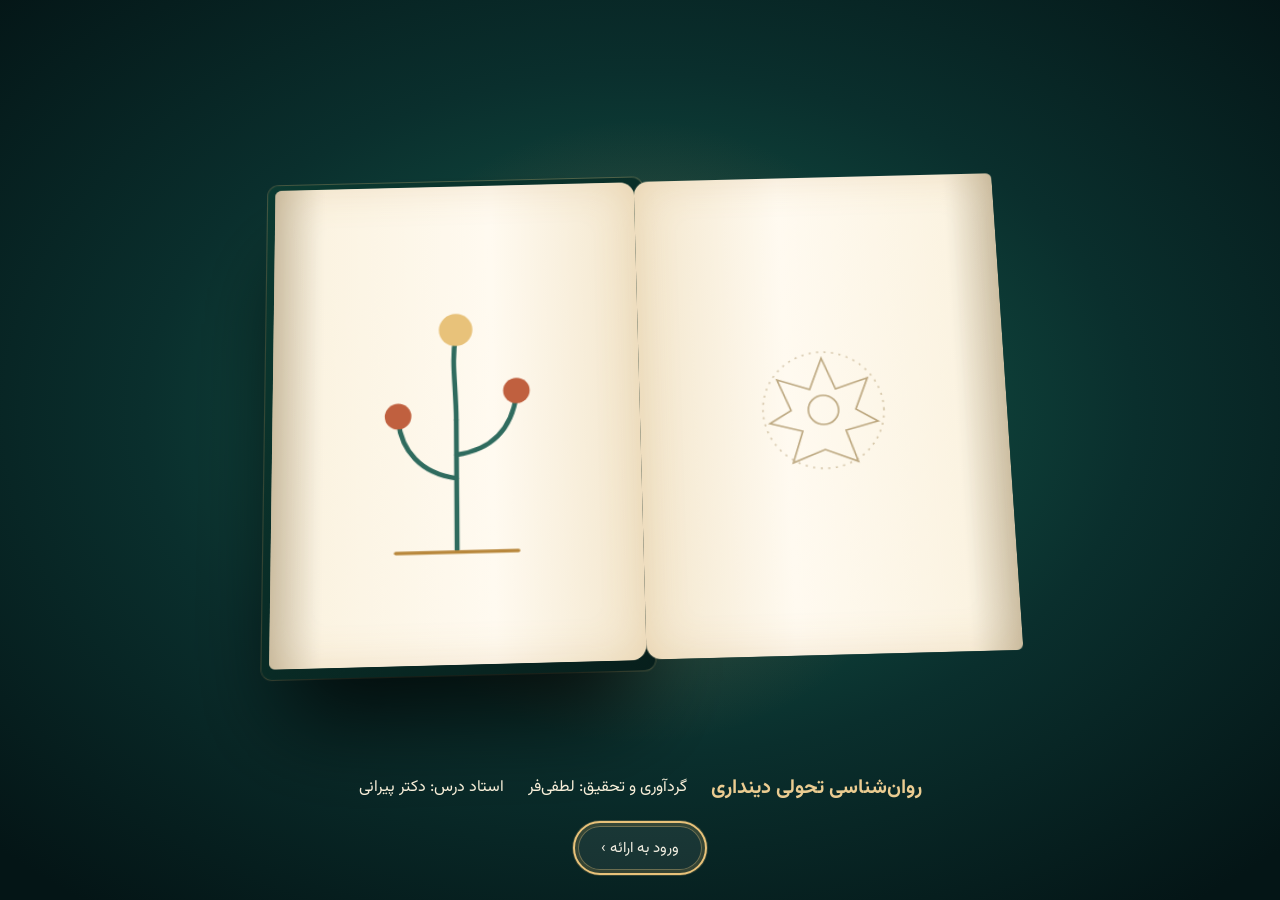
<file: index.html>
<!doctype html>
<html lang="fa" dir="rtl"><head><meta charset="utf-8"><meta name="viewport" content="width=device-width,initial-scale=1"><meta name="deck-build" content="20261103e"><meta name="theme-color" content="#123d35"><meta name="description" content="ارائهٔ تعاملی فارسی دربارهٔ تحول ایمان جیمز فاولر، نقدها، آینده‌نگری و نیمه‌عمر معنا"><title>تحول ایمان | کنفرانس تعاملی فاولر</title><link rel="stylesheet" href="assets/fonts.css"><style>:root{--forest:#123d35;--deep:#0d2e28;--cream:#f5f2e9;--white:#fffef9;--gold:#b58c4e;--ink:#193f35;--muted:#6c7c72;--line:#dce3d9;--soft:#edf1e9;--accent:#c1dbc8;--shadow:0 20px 70px #102f2412}*{box-sizing:border-box}html,body{margin:0;min-height:100%;background:var(--cream);color:var(--ink);font-family:Vazir,Tahoma,sans-serif}button,input{font:inherit}button,a{-webkit-tap-highlight-color:transparent}button{cursor:pointer;color:inherit;background:transparent;border:1px solid var(--line);border-radius:10px;padding:9px 15px;transition:background .18s,transform .18s}button:hover{background:var(--soft)}button:disabled{opacity:.35;cursor:default}a{color:inherit;text-underline-offset:5px}button:focus-visible,a:focus-visible,input:focus-visible{outline:3px solid var(--gold);outline-offset:4px}.skip{position:absolute;top:-70px;right:20px;z-index:100;background:white;padding:12px}.skip:focus{top:12px}.topbar{height:88px;display:flex;align-items:center;justify-content:space-between;padding:0 4vw;border-bottom:1px solid var(--line);gap:16px}.brand{text-decoration:none;display:flex;align-items:center;gap:12px;font-size:18px;font-weight:bold}.brand small{display:block;font-weight:normal;color:var(--muted);font-size:11px;margin-top:2px}.brand-symbol{width:43px;height:43px;background:var(--forest);color:var(--cream);display:grid;place-items:center;border-radius:13px;font-size:28px}.top-actions{display:flex;gap:8px}.top-actions button{font-size:12px}.top-actions #help-button{border-radius:50%;width:36px;padding:0}#main{height:calc(100dvh - 170px);min-height:400px;display:flex;align-items:center;justify-content:center;padding:18px 30px}.deck-viewport{position:relative;flex:none}.slide{width:1600px;height:900px;transform-origin:top right;background:var(--white);border-radius:30px;overflow:hidden;position:absolute;right:0;top:0;box-shadow:var(--shadow);padding:62px 76px;display:flex;flex-direction:column;direction:rtl;contain:layout style}.slide-top{display:flex;align-items:center;justify-content:space-between;font-size:17px;color:var(--muted);min-height:35px}.section-label{display:flex;gap:12px;align-items:center}.section-label:before{content:'';display:block;width:24px;height:3px;background:var(--gold)}.slide-number{font-family:Vazir,sans-serif;font-variant-numeric:tabular-nums}.slide h1,.slide h2,.slide h3{margin:0}.slide h1{font-size:104px;line-height:1.6;font-weight:700}.slide h2{font-size:45px;line-height:1.65;letter-spacing:-.5px;max-width:1360px;margin:20px 0 30px}.slide .long-title{font-size:39px}.slide .subtitle{font-size:29px;color:var(--muted);line-height:1.9}.slide-foot{margin-top:auto;display:flex;align-items:center;justify-content:space-between;padding-top:20px;font-size:15px;color:var(--muted);gap:20px}.slide-foot span:last-child{max-width:1000px}.source-link{color:var(--gold);text-decoration:none}.slide.cover{background:var(--forest);color:var(--cream);padding:64px 80px}.cover .slide-top,.cover .slide-foot{color:#c2d1c6}.cover .art{position:absolute;inset:0;background:url('assets/meaning-cover.webp') center/cover no-repeat;opacity:.82}.cover .cover-shade{position:absolute;inset:0;background:linear-gradient(270deg,#123d35 0%,#123d35ee 38%,#123d3530 75%)}.cover>*:not(.art):not(.cover-shade){position:relative;z-index:1}.cover-copy{max-width:850px;margin-top:100px}.cover .subtitle{color:#d3ded2;font-size:35px}.cover .cover-tag{display:inline-block;font-size:19px;border:1px solid #d1dfd04d;border-radius:50px;padding:10px 24px;margin-top:38px}.body-grid{display:grid;grid-template-columns:repeat(2,minmax(0,1fr));gap:24px;min-height:0;align-content:start}.body-grid.one{grid-template-columns:1fr}.body-grid.three{grid-template-columns:repeat(3,minmax(0,1fr))}.text-card{background:var(--soft);border:1px solid #e1e7dd;border-radius:22px;padding:27px 32px;min-width:0;position:relative;line-height:2;font-size:27px;overflow-wrap:anywhere}.text-card p{margin:0}.text-card a{font-size:.88em;color:#486858}.text-card:nth-child(2n){background:#f6f0e2;border-color:#ede2ce}.text-card:nth-child(3n){background:#e5eee8}.text-card.wide{grid-column:1/-1}.text-card.english{direction:ltr;text-align:right;font-family:Vazir,Arial,sans-serif;color:var(--muted);font-size:22px;background:transparent;border-style:dashed;padding:15px 26px}.body-grid.dense .text-card{font-size:24px;line-height:1.95;padding:22px 28px}.text-card .card-index{display:block;color:var(--gold);font-size:15px;margin-bottom:10px}.intro-lead{font-size:34px;line-height:2;max-width:1250px}.map-grid{display:grid;grid-template-columns:repeat(3,1fr);gap:22px;margin-top:15px}.map-card{text-align:right;padding:30px;border:1px solid var(--line);background:var(--soft);border-radius:22px;min-height:205px;display:flex;flex-direction:column;gap:10px}.map-card b{font-size:54px;font-weight:normal;color:var(--gold)}.map-card strong{font-size:28px}.map-card span{font-size:20px;color:var(--muted);line-height:1.8}.stage-controls{display:grid;grid-template-columns:repeat(7,1fr);gap:13px;margin-top:0}.stage-tab{border-radius:18px;padding:20px 8px;background:var(--soft);min-height:125px;display:flex;flex-direction:column;align-items:center;gap:10px;font-size:19px}.stage-tab b{font-size:36px;color:var(--gold)}.stage-tab[aria-selected=true]{background:var(--forest);border-color:var(--forest);color:var(--white)}.stage-panel{display:grid;grid-template-columns:310px 1fr;gap:35px;background:var(--soft);border-radius:23px;margin-top:30px;padding:35px;min-height:280px;align-items:center}.stage-panel .big-stage{font-size:112px;line-height:1.2;color:var(--gold);text-align:center}.stage-panel h3{font-size:32px;margin-bottom:10px}.stage-panel .term{font-size:18px;direction:ltr;text-align:right;color:var(--muted)}.stage-panel p{font-size:27px;line-height:2;margin:14px 0}.concept-grid{display:grid;grid-template-columns:repeat(3,1fr);gap:28px;margin-top:30px}.concept-card{border:1px solid var(--line);border-radius:24px;padding:35px;background:var(--soft);min-height:310px}.concept-card strong{font-size:34px;display:block;color:var(--forest);margin-bottom:25px}.concept-card p{font-size:27px;line-height:2}.concept-note{font-size:24px;line-height:1.9;margin:30px 0 0;color:var(--muted)}.matrix-wrap{display:grid;grid-template-columns:1fr 440px;gap:28px}.matrix{display:grid;grid-template-columns:1fr 1fr;gap:14px}.scenario{border-radius:20px;padding:26px;text-align:right;background:var(--soft);border:2px solid transparent;min-height:185px}.scenario strong{font-size:26px;display:block;margin-bottom:12px}.scenario span{display:block;font-size:20px;color:var(--muted);line-height:1.9}.scenario[aria-pressed=true]{border-color:var(--gold);background:#f5ecd9}.scenario-detail{background:var(--forest);color:var(--white);border-radius:22px;padding:32px}.scenario-detail small{font-size:17px;color:#bbd2c5}.scenario-detail h3{font-size:30px;line-height:1.8;margin:18px 0}.scenario-detail p{font-size:25px;line-height:2}.table-wrap{border:1px solid var(--line);border-radius:20px;overflow:hidden}table{border-collapse:collapse;width:100%;font-size:25px;line-height:1.9}th,td{text-align:right;padding:17px 22px;border-bottom:1px solid var(--line);vertical-align:top}th{background:var(--forest);color:var(--cream);font-weight:normal}td{background:var(--soft)}tr:last-child td{border-bottom:0}.discussion-box{background:var(--forest);color:var(--cream);border-radius:24px;padding:45px;font-size:36px;line-height:2}.discussion-actions{display:flex;gap:18px;margin-top:25px}.discussion-actions button{font-size:25px;padding:16px 30px;background:var(--soft)}.discussion-actions button[aria-pressed=true]{background:var(--gold);color:white}.discussion-result{font-size:25px;line-height:1.9;padding:24px;border-right:4px solid var(--gold);margin-top:24px;background:var(--soft);border-radius:12px}.bottom{height:78px;display:flex;align-items:center;justify-content:space-between;padding:0 4vw;gap:15px}.bottom .chapter{font-size:12px;color:var(--muted);width:220px}.bottom>button{font-size:12px}.navigation{display:flex;align-items:center;gap:22px}.navigation button{font-size:13px;min-width:86px}.navigation .primary{background:var(--forest);color:var(--cream);border-color:var(--forest)}#counter{font-size:12px;color:var(--muted);min-width:70px;text-align:center}.progress-track{height:4px;background:#d9e1d6;position:fixed;bottom:0;right:0;left:0}#progress{background:var(--gold);height:100%;transition:width .25s}.primary:hover{filter:brightness(1.12)}dialog{border:1px solid var(--line);padding:30px;border-radius:22px;background:var(--cream);color:var(--ink);width:min(1200px,92vw);max-height:88dvh;box-shadow:0 35px 100px #0003}dialog::backdrop{background:#071d18b5;backdrop-filter:blur(8px)}.dialog-head{display:flex;align-items:center;justify-content:space-between;gap:20px;margin-bottom:22px}.dialog-head h2{font-size:25px;margin:0}.dialog-head small{font-size:12px;color:var(--gold)}.dialog-head button{background:var(--white);font-size:12px}#slide-search{width:100%;border:1px solid var(--line);background:var(--white);padding:14px 18px;border-radius:12px;color:var(--ink)}.filters{display:flex;flex-wrap:wrap;gap:8px;margin:18px 0}.filters button{font-size:12px;padding:7px 12px}.filters button[aria-pressed=true]{background:var(--forest);color:var(--white)}.overview-grid{display:grid;grid-template-columns:repeat(3,1fr);gap:12px}.overview-item{background:var(--white);padding:20px;text-align:right;min-height:130px;display:flex;flex-direction:column;gap:10px}.overview-item span{color:var(--gold);font-size:12px}.overview-item strong{font-size:16px;line-height:1.8}.overview-item small{color:var(--muted);font-size:11px}.overview-item.current{border:2px solid var(--gold)}#reader{width:min(1050px,94vw)}#reader-content{font-size:16px;line-height:2.3}#reader-content h3{font-size:21px;border-bottom:1px solid var(--line);padding-bottom:10px;margin-top:35px}#reader-content p{overflow-wrap:anywhere}#reader-content table{font-size:13px}#reader-content .table-wrap{overflow-x:auto}#reader-content td,#reader-content th{padding:10px}#reader-content a{color:#386d57}#downloads,#help{width:min(760px,94vw)}#help p,.download-note{font-size:15px;line-height:2.1}.download-grid{display:grid;grid-template-columns:1fr 1fr;gap:14px}.download-card{background:var(--white);border:1px solid var(--line);border-radius:15px;text-decoration:none;padding:24px;display:flex;flex-direction:column;gap:12px}.download-card:hover{border-color:var(--gold)}.download-card strong{font-size:17px}.download-card span{color:var(--muted);font-size:13px;line-height:1.9}.sr-only{position:absolute;width:1px;height:1px;overflow:hidden;clip:rect(0,0,0,0)}#toast{position:fixed;bottom:100px;left:50%;transform:translateX(-50%);padding:12px 20px;background:var(--forest);color:white;border-radius:12px;display:none;z-index:100}#toast.show{display:block}#print-deck{display:none}body.export-mode .topbar,body.export-mode .bottom,body.export-mode .progress-track{display:none}body.export-mode #main{height:900px;width:1600px;padding:0;display:block;min-height:0}body.export-mode .deck-viewport{width:1600px!important;height:900px!important}body.export-mode .slide{transform:none!important;border-radius:0;box-shadow:none}body.export-mode{width:1600px;height:900px;overflow:hidden}body.export-mode .text-card,body.export-mode .slide{animation:none!important}body:fullscreen{background:var(--cream)}@media(max-width:700px){.topbar{height:72px;padding:0 15px}.brand{font-size:15px;gap:8px}.brand-symbol{width:35px;height:35px;font-size:24px}.brand small{font-size:9px}.top-actions{gap:5px}.top-actions button{font-size:10px;padding:7px 9px}#fullscreen-button{display:none}#main{padding:10px 8px;height:calc(100dvh - 150px);min-height:260px}.bottom{height:74px;padding:0 15px}.bottom .chapter{width:auto;max-width:95px;font-size:10px}.navigation{gap:9px}.navigation button{padding:8px;min-width:52px;font-size:11px}.bottom>button{font-size:10px;padding:7px}.overview-grid{grid-template-columns:1fr 1fr}.overview-item{min-height:115px;padding:15px}.overview-item strong{font-size:13px}dialog{padding:20px}.dialog-head h2{font-size:20px}.download-grid{grid-template-columns:1fr}.download-card{padding:18px}}@media(prefers-reduced-motion:reduce){*,*:before,*:after{transition:none!important;animation:none!important}}@page{size:landscape;margin:0}@media print{body{background:white}.topbar,#main,.bottom,.progress-track,dialog,#toast{display:none!important}#print-deck{display:block}#print-deck .slide{position:relative!important;width:1600px!important;height:900px!important;transform:none!important;zoom:.66;border-radius:0;box-shadow:none;break-after:page;break-inside:avoid;print-color-adjust:exact;-webkit-print-color-adjust:exact}#print-deck .slide:last-child{break-after:auto}}
:root{font-synthesis:none}
@media(max-width:700px){body:not(.export-mode) #main{height:auto;min-height:calc(100dvh - 150px);display:block;padding:12px}body:not(.export-mode) .deck-viewport{width:100%!important;height:auto!important}body:not(.export-mode) .slide{position:relative;width:100%;height:auto;min-height:560px;transform:none!important;padding:24px 20px;border-radius:20px}body:not(.export-mode) .slide-top{font-size:10px;gap:12px}body:not(.export-mode) .slide h2,body:not(.export-mode) .slide .long-title{font-size:23px;line-height:1.9;margin:20px 0}body:not(.export-mode) .slide h2 small{font-size:12px!important;display:block;margin:0!important}body:not(.export-mode) .body-grid,body:not(.export-mode) .body-grid.three{grid-template-columns:1fr;gap:14px}body:not(.export-mode) .text-card,body:not(.export-mode) .body-grid.dense .text-card{font-size:16px;padding:20px;line-height:2.1}body:not(.export-mode) .text-card.english{font-size:13px}body:not(.export-mode) .slide-foot{font-size:10px;margin-top:28px;line-height:1.8}body:not(.export-mode) .cover-copy{margin-top:100px}body:not(.export-mode) .cover h1{font-size:58px}body:not(.export-mode) .cover .subtitle{font-size:22px}body:not(.export-mode) .cover .cover-tag{font-size:13px;padding:10px 15px}body:not(.export-mode) .cover .art{background-position:35% center;opacity:.45}body:not(.export-mode) .cover .cover-shade{background:linear-gradient(270deg,#123d35cc,#123d3555)}body:not(.export-mode) .map-grid{grid-template-columns:1fr 1fr;gap:12px}body:not(.export-mode) .map-card{padding:18px;min-height:180px;gap:7px}body:not(.export-mode) .map-card b{font-size:30px}body:not(.export-mode) .map-card strong{font-size:17px}body:not(.export-mode) .map-card span{font-size:12px}body:not(.export-mode) .stage-controls{grid-template-columns:repeat(4,1fr);gap:8px}body:not(.export-mode) .stage-tab{font-size:11px;padding:12px 5px;min-height:85px;gap:6px}body:not(.export-mode) .stage-tab b{font-size:25px}body:not(.export-mode) .stage-panel{grid-template-columns:1fr;gap:10px;padding:22px;margin-top:18px}body:not(.export-mode) .stage-panel .big-stage{font-size:48px;text-align:right}body:not(.export-mode) .stage-panel h3{font-size:21px}body:not(.export-mode) .stage-panel p{font-size:16px}body:not(.export-mode) .stage-panel .term{font-size:12px}body:not(.export-mode) .concept-note{font-size:14px;line-height:2}body:not(.export-mode) .concept-grid{grid-template-columns:1fr;gap:14px}body:not(.export-mode) .concept-card{min-height:0;padding:22px}body:not(.export-mode) .concept-card strong{font-size:22px;margin-bottom:10px}body:not(.export-mode) .concept-card p{font-size:16px;margin:0}body:not(.export-mode) .matrix-wrap{grid-template-columns:1fr;gap:14px}body:not(.export-mode) .scenario{min-height:150px;padding:17px}body:not(.export-mode) .scenario strong{font-size:16px}body:not(.export-mode) .scenario span{font-size:12px}body:not(.export-mode) .scenario-detail{padding:24px}body:not(.export-mode) .scenario-detail h3{font-size:21px}body:not(.export-mode) .scenario-detail p{font-size:16px}body:not(.export-mode) .scenario-detail small{font-size:12px}body:not(.export-mode) .table-wrap{overflow-x:auto}body:not(.export-mode) table{font-size:13px;min-width:550px}body:not(.export-mode) th,body:not(.export-mode) td{padding:12px}body:not(.export-mode) .discussion-box{font-size:21px;padding:24px}body:not(.export-mode) .discussion-actions{flex-direction:column;gap:10px}body:not(.export-mode) .discussion-actions button{font-size:16px;padding:14px}body:not(.export-mode) .discussion-result{font-size:15px}body:not(.export-mode) .bottom{position:sticky;bottom:0;background:var(--cream);border-top:1px solid var(--line);z-index:5}}

.media-layout{display:grid;grid-template-columns:minmax(0,1fr)460px;gap:34px;min-height:0;align-items:center;flex:1}.media-layout .body-grid{align-content:center}.media-layout .text-card{font-size:25px;line-height:1.95;padding:24px 28px}.media-layout .body-grid.dense .text-card{font-size:24px}.media-layout .text-card.english{font-size:20px;padding:15px 24px}.visual-panel{margin:0;min-width:0;display:flex;flex-direction:column;gap:12px;align-self:center}.image-button{padding:0;border:0;border-radius:24px;overflow:hidden;display:block;width:100%;height:490px;background:var(--soft)}.image-button:hover{transform:translateY(-3px)}.visual-panel img{width:100%;height:100%;object-fit:cover;display:block}.visual-panel.portrait .image-button{height:500px;background:#e8e9e3}.visual-panel.portrait img{object-fit:contain}.visual-panel figcaption{text-align:center;color:var(--muted);font-size:15px;line-height:1.8}.compact-table table{font-size:22px;line-height:1.65}.compact-table td,.compact-table th{padding:12px 20px}#lightbox{width:min(1100px,94vw)}#lightbox-image{display:block;width:100%;max-height:70vh;object-fit:contain;border-radius:14px}#lightbox-caption{font-size:17px;line-height:1.9}.slide-foot{flex-shrink:0}.slide-table{flex-shrink:0}.body-grid{flex-shrink:0}
@media(max-width:700px){body:not(.export-mode) .media-layout{grid-template-columns:1fr;gap:20px}body:not(.export-mode) .media-layout .text-card,body:not(.export-mode) .media-layout .body-grid.dense .text-card{font-size:16px;padding:20px;line-height:2.1}body:not(.export-mode) .media-layout .text-card.english{font-size:13px}body:not(.export-mode) .visual-panel{grid-row:1}body:not(.export-mode) .image-button{height:250px}body:not(.export-mode) .visual-panel.portrait .image-button{height:340px}body:not(.export-mode) .visual-panel figcaption{font-size:11px}body:not(.export-mode) .compact-table table{font-size:13px}body:not(.export-mode) .compact-table td,body:not(.export-mode) .compact-table th{padding:10px}}
@media print{.visual-panel .image-button{border:0}.visual-panel figcaption{font-size:13px}}

/* Editorial presentation polish. */
:root{--ink:#153e34;--muted:#65776c;--gold:#ad7d37;--paper-edge:#e2e7dc;--shadow:0 26px 90px #123d3517}.topbar{background:#f8f6eecc;backdrop-filter:blur(16px)}.slide{background:linear-gradient(135deg,#fffefb 25%,#faf9f2);border:1px solid #e4e7dd}.slide:not(.cover):before{content:'';position:absolute;top:61px;right:39px;width:4px;height:32px;border-radius:8px;background:var(--gold)}.slide h2{font-size:47px;letter-spacing:-.6px;font-weight:700}.slide .long-title{font-size:39px}.slide-top{font-size:16px;letter-spacing:.1px}.slide-number,#counter{direction:ltr;unicode-bidi:isolate}.slide-number{background:#f0f2eb;border:1px solid #e1e5db;padding:7px 16px;border-radius:100px;font-size:15px}.text-card{border:1px solid #e0e7db;box-shadow:0 5px 16px #123d3505;background:linear-gradient(145deg,#eef3eb,#eaf0e6);border-radius:24px;transition:transform .25s,box-shadow .25s,border-color .25s}.text-card:nth-child(2n){background:linear-gradient(145deg,#f7f2e5,#f4eddd)}.text-card:hover{transform:translateY(-4px);box-shadow:0 14px 28px #123d3510;border-color:#c9d6c4}.text-card .card-index{font-size:14px;letter-spacing:.7px;margin-bottom:14px;opacity:.8}.text-card strong{font-weight:700;color:#103e31}.key-term{font:inherit;font-weight:700;color:#164d3b;border:0;border-radius:0;background:transparent;padding:0 1px;margin:0;display:inline;text-align:inherit;line-height:inherit;box-shadow:inset 0 -2px #b7925145;cursor:help}.key-term:hover{background:#e4d7b84d;color:#0b3629}.text-card.english{background:transparent;box-shadow:none;border:0;border-bottom:1px solid #dbe1d4;border-radius:0;padding:8px 4px!important}.body-grid.one:not(.with-visual) .text-card{padding:38px 44px;font-size:31px;line-height:2.05}.body-grid.one:not(.with-visual).dense .text-card{font-size:28px}.body-grid{margin-top:12px}.body-grid.three{gap:22px}.slide-foot{border-top:1px solid #e5e8de;padding-top:18px;min-height:61px}.notes-button{padding:7px 17px;font-size:16px;display:flex;align-items:center;gap:9px;border-color:#d3ddcc;border-radius:100px;white-space:nowrap;background:#eff3ea;color:#315a46}.notes-button:before{content:'+';display:grid;place-items:center;background:#fffef9;border-radius:50%;width:23px;height:23px;font-family:Arial,sans-serif;font-weight:normal}.notes-button:hover{background:#e2ebdb}.reference-group{display:inline-flex;gap:3px;vertical-align:baseline;margin:0 3px}.reference-trigger{font:inherit;font-size:.7em;padding:0 5px;border-radius:6px;background:#ffffff88;border:1px solid #d6dfcf;color:#557450;line-height:1.6;min-width:22px;vertical-align:middle}.reference-trigger:hover{background:#dce8d3}.media-layout{grid-template-columns:minmax(0,1fr)570px;gap:36px}.media-layout:has(.portrait){grid-template-columns:minmax(0,1fr)390px}.image-button{height:auto;aspect-ratio:4/3;box-shadow:0 18px 38px #123d3518;border-radius:24px;border:7px solid #fffef8;overflow:hidden;background:#e9ede3}.visual-panel img{object-fit:contain;object-position:center;width:100%;height:100%;background:#e9ede3;transition:transform .5s}.visual-panel .image-button:hover img{transform:none}.visual-panel.portrait .image-button{height:500px;aspect-ratio:auto}.visual-panel.portrait img{object-fit:contain}.visual-panel figcaption{font-size:14px;padding:0 10px}.media-layout .text-card{font-size:26px;line-height:1.95;padding:25px 29px}.media-layout .body-grid.dense .text-card{font-size:24px}.media-layout .text-card.english{font-size:19px}.stage-panel{border:1px solid #d5dfcf;box-shadow:0 15px 40px #1e4c3510;background:linear-gradient(120deg,#edf3e8,#f3f5ed)}.stage-tab{transition:transform .22s,background .22s,box-shadow .22s}.stage-tab:hover{transform:translateY(-5px);box-shadow:0 10px 22px #193f3514}.stage-tab[aria-selected=true]{box-shadow:0 12px 28px #123d3526}.scenario{transition:transform .22s,border-color .22s,background .22s}.scenario:hover{transform:translateY(-3px)}.scenario-detail{box-shadow:0 18px 35px #123d3518}.concept-card{background:linear-gradient(145deg,#eff3e9,#e8eee1);border-radius:25px}.map-card{transition:transform .25s,box-shadow .25s}.map-card:hover{transform:translateY(-5px);box-shadow:0 16px 30px #123d3512}.cover .cover-copy{margin-top:90px}.cover .cover-tag{border-radius:12px;background:#d2e3cd0a}.cover h1{font-size:108px;letter-spacing:-2px}.cover .art{background-size:contain;background-position:left center;background-color:#122a20;background-repeat:no-repeat}.cover .cover-shade{background:linear-gradient(270deg,#123d35 0%,#123d35f8 34%,#123d3580 54%,transparent 80%)}.cover .slide-number{background:#ffffff12;border-color:#ffffff20}.top-actions button,.bottom button{transition:transform .18s,background .18s}.top-actions button:hover,.bottom button:hover{transform:translateY(-2px)}dialog{padding:34px;border:1px solid #d9e1d2;border-radius:26px;background:linear-gradient(145deg,#faf8ef,#f2f3e9)}dialog[open]{animation:dialogIn .28s cubic-bezier(.16,1,.3,1)}dialog::backdrop{background:#071e19b8;backdrop-filter:blur(10px)}#detail-dialog{width:min(1050px,94vw)}#detail-eyebrow{font-size:12px;color:var(--gold);display:block;margin-bottom:7px}#detail-title{font-size:25px;line-height:1.9}.supplement-grid{display:grid;grid-template-columns:1fr 1fr;gap:16px}.supplement-card{background:#fffef8;border:1px solid #e0e6d9;border-radius:20px;padding:24px;line-height:2.2}.supplement-card.boundary{grid-column:1/-1;background:#eaf0e4}.supplement-card.question{background:#f5eddb}.supplement-card p{font-size:17px;margin:10px 0}.supplement-label{font-size:12px;letter-spacing:.3px;color:#668157}.supplement-card small,.term-definition small{font-size:13px;color:var(--muted)}.original-text{margin-top:22px;background:#fffef9;border-radius:15px;border:1px solid var(--line);padding:18px 23px;line-height:2.2;font-size:15px}.original-text summary{cursor:pointer;font-weight:bold}.original-text p{margin:15px 0}.term-definition{background:#fffef9;border-radius:22px;border:1px solid var(--line);padding:30px;line-height:2.3;font-size:20px}.term-definition p{margin:0 0 20px}.insight-button{font-size:12px;border-radius:100px;background:#f0eadb;border-color:#e3d6b9}.motion-off *{animation:none!important;transition:none!important}.slide.slide-enter>h2,.slide.slide-enter .cover-copy{animation:titleIn .65s cubic-bezier(.16,1,.3,1) both}.slide.slide-enter .text-card,.slide.slide-enter .map-card,.slide.slide-enter .concept-card{animation:cardIn .7s cubic-bezier(.16,1,.3,1) both}.slide.slide-enter .text-card:nth-child(2),.slide.slide-enter .map-card:nth-child(2),.slide.slide-enter .concept-card:nth-child(2){animation-delay:.08s}.slide.slide-enter .text-card:nth-child(3),.slide.slide-enter .map-card:nth-child(3),.slide.slide-enter .concept-card:nth-child(3){animation-delay:.16s}.slide.slide-enter .map-card:nth-child(4){animation-delay:.22s}.slide.slide-enter .map-card:nth-child(5){animation-delay:.28s}.slide.slide-enter .map-card:nth-child(6){animation-delay:.34s}.slide.slide-enter .visual-panel{animation:photoIn .85s cubic-bezier(.16,1,.3,1) both;animation-delay:.12s}.slide.slide-enter .slide-top,.slide.slide-enter .slide-foot{animation:fadeIn .5s ease both}.stage-panel,.scenario-detail{animation:panelIn .38s ease both}.slide.slide-enter .stage-tab{animation:cardIn .55s ease both}.export-mode *,.export-mode *:before,.export-mode *:after{animation:none!important;transition:none!important}.export-mode .text-card:hover,.export-mode .map-card:hover{transform:none}.export-mode .notes-button{visibility:hidden}.export-mode .reference-trigger{border:0;background:none;padding:0 2px}.export-mode .key-term{box-shadow:none;cursor:default}#motion-button{font-size:11px}#motion-button[aria-pressed=false]{opacity:.65}.render-gallery-link{font-size:12px;margin-top:16px;display:inline-block}.image-full-hint{display:block;margin-top:5px;color:#8b9d88;font-size:12px}@keyframes titleIn{from{opacity:0;transform:translateY(20px)}to{opacity:1;transform:translateY(0)}}@keyframes cardIn{from{opacity:0;transform:translateY(28px) scale(.985)}to{opacity:1;transform:translateY(0) scale(1)}}@keyframes photoIn{from{opacity:0;transform:translateX(-22px)}to{opacity:1;transform:translateX(0)}}@keyframes fadeIn{from{opacity:0}to{opacity:1}}@keyframes dialogIn{from{opacity:0;transform:translateY(22px) scale(.985)}to{opacity:1;transform:none}}@keyframes panelIn{from{opacity:.4;transform:translateY(6px)}to{opacity:1;transform:none}}@media(prefers-reduced-motion:reduce){*,*:before,*:after{animation:none!important;transition:none!important}}@media(max-width:700px){body:not(.export-mode) .media-layout,body:not(.export-mode) .media-layout:has(.portrait){grid-template-columns:1fr;gap:22px}body:not(.export-mode) .image-button{height:auto;aspect-ratio:4/3;max-height:none;border-width:5px}body:not(.export-mode) .visual-panel.portrait .image-button{height:330px;aspect-ratio:auto}body:not(.export-mode) .media-layout .text-card,body:not(.export-mode) .media-layout .body-grid.dense .text-card{font-size:16px;padding:20px;line-height:2.1}body:not(.export-mode) .media-layout .text-card.english{font-size:13px}body:not(.export-mode) .body-grid.one:not(.with-visual) .text-card{font-size:18px;line-height:2.1;padding:23px}body:not(.export-mode) .slide-foot{flex-wrap:wrap;gap:12px}body:not(.export-mode) .notes-button{font-size:12px;padding:7px 12px}.slide:not(.cover):before{right:10px;top:29px;height:22px;width:3px}.supplement-grid{grid-template-columns:1fr}.supplement-card{padding:20px}.supplement-card p{font-size:15px}#detail-title{font-size:20px}.term-definition{font-size:17px;padding:23px}.slide-number{padding:3px 9px;font-size:10px}#motion-button{display:none}.topbar .brand small{display:none}body:not(.export-mode) .cover h1{font-size:57px;letter-spacing:-1px}body:not(.export-mode) .cover .cover-copy{margin-top:90px}body:not(.export-mode) .cover .art{background-size:cover;opacity:.45}.image-full-hint{font-size:10px}}
@media print{*{animation:none!important;transition:none!important}.notes-button{display:none!important}.key-term{box-shadow:none}.reference-trigger{border:0;background:none}.text-card:hover{transform:none}}
/* Keep the content frame clear of the footer on dense image slides. */
.media-layout .text-card{font-size:24px;line-height:1.85;padding:22px 26px}.media-layout .body-grid.dense .text-card{font-size:23px;line-height:1.85;padding:20px 24px}.visual-panel.portrait .image-button{height:470px}.body-grid.three .text-card{font-size:25px;line-height:1.9;padding:25px 28px}.slide .concept-note{margin-top:20px}

.media-layout .text-card{font-size:24px;line-height:1.85;padding:22px 26px}.media-layout .body-grid.dense .text-card{font-size:23px;line-height:1.85;padding:20px 24px}.visual-panel.portrait .image-button{height:470px}.body-grid.three .text-card{font-size:25px;line-height:1.9;padding:25px 28px}.slide .concept-note{margin-top:20px}
@media(max-width:700px){body:not(.export-mode) .media-layout .text-card,body:not(.export-mode) .media-layout .body-grid.dense .text-card{font-size:16px;line-height:2.1;padding:20px}body:not(.export-mode) .visual-panel.portrait .image-button{height:330px}body:not(.export-mode) .body-grid.three .text-card{font-size:16px;line-height:2.1;padding:20px}}
.map-grid{gap:20px;margin-top:0}.map-card{height:220px;min-height:0;padding:23px;gap:6px}.map-card b{font-size:42px;line-height:1.2}.map-card strong{font-size:26px;line-height:1.5}.map-card span{font-size:18px;line-height:1.65}
@media(max-width:700px){body:not(.export-mode) .map-card{height:auto;min-height:180px}}
.slide .media-layout[data-visual="evidence"] .body-grid .text-card{font-size:23px;line-height:1.7;padding:15px 22px}

.studio-tool-button{background:#123d35!important;color:#f6f3e9!important;border-color:#123d35!important}.chapter-rail{position:fixed;right:15px;top:50%;transform:translateY(-50%);display:flex;flex-direction:column;gap:13px;z-index:3}.chapter-dot{position:relative;width:9px;height:9px;padding:0;border:0;background:#cbd7c6;border-radius:50%;transition:height .25s,background .25s}.chapter-dot[aria-current=true]{height:29px;border-radius:8px;background:var(--gold)}.chapter-dot .dot-label{position:absolute;right:21px;top:50%;transform:translate(6px,-50%);white-space:nowrap;background:var(--forest);color:var(--white);font-size:11px;padding:6px 13px;border-radius:9px;opacity:0;pointer-events:none;transition:opacity .2s,transform .2s}.chapter-dot:hover .dot-label,.chapter-dot:focus-visible .dot-label{opacity:1;transform:translate(0,-50%)}.overview-grid .overview-item{padding:0;overflow:hidden;border-radius:15px;gap:0;min-height:0}.slide-thumbnail{width:100%;aspect-ratio:16/9;object-fit:contain;display:block;border-bottom:1px solid var(--line);background:var(--white)}.thumbnail-copy{display:flex;flex-direction:column;gap:7px;padding:14px 17px;min-height:115px}.thumbnail-copy span{display:flex;justify-content:space-between}.thumbnail-copy .bookmark-flag{color:var(--gold);font-style:normal}.overview-item:hover{transform:translateY(-3px);box-shadow:0 10px 24px #153e3410}.overview-grid .overview-item.current{outline:2px solid var(--gold);outline-offset:0}.studio-dialog{width:min(1050px,94vw)}.studio-dialog .dialog-head{margin-bottom:25px}.studio-topline{font-size:12px;color:var(--gold)}.studio-grid{display:grid;grid-template-columns:1fr 1fr;gap:20px}.studio-panel{background:#fffef9;border:1px solid var(--line);border-radius:20px;padding:24px;min-width:0}.studio-panel h3{font-size:17px;margin:0 0 18px}.studio-panel p{font-size:13px;line-height:2;color:var(--muted)}.studio-controls{display:grid;grid-template-columns:1fr 1fr;gap:10px}.studio-toggle{display:flex;flex-direction:column;gap:5px;text-align:right;padding:14px;font-size:13px;border-radius:13px}.studio-toggle span{font-size:11px;color:var(--muted)}.studio-toggle[aria-pressed=true]{background:#e5eddf;border-color:#90ae83}.studio-toggle[aria-pressed=true] strong:after{content:' ✓';color:#60804d}.timer-face{display:flex;align-items:center;gap:22px;margin:10px 0 24px}.timer-ring{--timer-fill:0deg;width:100px;height:100px;flex:none;background:conic-gradient(var(--gold) var(--timer-fill),#e7ecdf 0);border-radius:50%;padding:7px;display:grid;place-items:center}.timer-ring>div{background:var(--white);width:100%;height:100%;border-radius:50%;display:flex;align-items:center;justify-content:center;direction:ltr;font-size:22px;font-variant-numeric:tabular-nums}.timer-state{font-size:14px;color:var(--muted)}.timer-state strong{display:block;font-size:17px;color:var(--ink);margin-bottom:6px}.timer-settings{display:flex;gap:10px;align-items:center;flex-wrap:wrap}.timer-settings select{font:inherit;font-size:12px;padding:9px;border:1px solid var(--line);border-radius:10px;background:var(--white);color:var(--ink)}.timer-settings button{font-size:12px}.timer-settings .primary{background:var(--forest);color:var(--cream)}.notes-label{display:block;font-size:12px;color:var(--muted);margin-bottom:10px;line-height:1.9}.speaker-notes{width:100%;min-height:170px;resize:vertical;line-height:2;font:inherit;font-size:14px;border:1px solid var(--line);border-radius:12px;background:#f8f9f3;padding:15px;color:var(--ink)}.note-actions{display:flex;gap:8px;flex-wrap:wrap;align-items:center;margin-top:12px}.note-actions button{font-size:11px}.save-status{font-size:11px;color:var(--muted);margin-right:auto}.studio-panel .shortcut-row{display:flex;justify-content:space-between;padding:9px 0;border-bottom:1px solid #ebeee4;font-size:12px}.shortcut-row kbd{font-family:Arial,sans-serif;background:#edf1e6;border:1px solid #d7e0cc;border-bottom-width:2px;border-radius:5px;padding:1px 8px;color:#54664e;direction:ltr;min-width:36px;text-align:center}.bookmark-summary{margin-top:16px;padding:12px;background:#f2eedf;border-radius:10px;font-size:12px}.seek-bar{position:fixed;bottom:0;right:0;left:0;z-index:8;height:7px;cursor:pointer;direction:rtl;accent-color:var(--gold);opacity:0;transition:opacity .2s}.seek-bar:hover,.seek-bar:focus-visible{opacity:1}.seek-bar input{display:block;width:100%;height:7px;margin:0;cursor:pointer;accent-color:var(--gold)}.presenter-hud{position:fixed;bottom:80px;left:50%;transform:translateX(-50%);display:none;align-items:center;gap:15px;background:#123d35ec;color:#f5f2e9;border:1px solid #ffffff30;border-radius:100px;padding:7px 18px;box-shadow:0 10px 30px #0002;font-size:11px;z-index:4;backdrop-filter:blur(12px)}.presenter-hud button{color:#f5f2e9;border-color:#ffffff35;font-size:10px;padding:4px 9px;border-radius:100px}.presenter-hud[hidden]{display:none!important}.presentation-on .presenter-hud{display:flex}.fragment-hidden{visibility:hidden!important;opacity:0!important;pointer-events:none!important}.fragment-reveal{animation:fragmentReveal .5s cubic-bezier(.16,1,.3,1) both!important}.focus-exit{position:fixed;top:12px;right:18px;background:var(--forest);color:var(--white);z-index:10;border-color:#ffffff30;font-size:12px;display:none;box-shadow:0 8px 25px #0002}.focus-mode .focus-exit{display:block}.focus-mode .topbar{display:none}.focus-mode #main{height:calc(100dvh - 82px)}.cinema-mode{background:#0b201a}.cinema-mode .topbar,.cinema-mode .bottom{background:#102a22;border-color:#2b4437;color:#e7eddf}.cinema-mode .brand small,.cinema-mode #counter,.cinema-mode .chapter{color:#adbfa9}.cinema-mode .top-actions button,.cinema-mode .bottom button{color:#e7eddf;border-color:#3d5545}.cinema-mode .top-actions button:hover,.cinema-mode .bottom button:hover{background:#234333}.cinema-mode .chapter-dot{background:#48624c}.cinema-mode .chapter-dot[aria-current=true]{background:var(--gold)}.cinema-mode .progress-track{background:#1c392c}.spotlight{position:fixed;width:190px;height:190px;border-radius:50%;pointer-events:none;box-shadow:0 0 0 200vmax #061a15a8;border:1px solid #fff8;transform:translate(-50%,-50%);display:none;z-index:9}.spotlight-active .spotlight{display:block}.palette{width:min(800px,94vw);padding:24px}.palette-input{width:100%;padding:17px 20px;background:var(--white);border:1px solid var(--line);border-radius:13px;font:inherit;font-size:16px;color:var(--ink)}.palette-hint{font-size:11px;color:var(--muted);margin:12px 0}.palette-results{display:flex;flex-direction:column;gap:7px;max-height:48vh;overflow:auto}.palette-result{display:flex;justify-content:space-between;gap:20px;align-items:center;text-align:right;padding:14px 17px;font-size:14px;background:var(--white)}.palette-result small{font-size:11px;color:var(--muted)}.palette-result[aria-selected=true]{background:#e7efdf;border-color:#95ad84}.palette-result .palette-number{font-family:Vazir,sans-serif;font-size:12px;color:var(--gold);min-width:25px}.mini-timer{display:none;font-size:12px;direction:ltr;font-variant-numeric:tabular-nums;color:var(--muted)}.mini-timer.active{display:inline}.timer-over{color:#a34f33!important}.export-mode .chapter-rail,.export-mode .seek-bar,.export-mode .presenter-hud,.export-mode .focus-exit,.export-mode .spotlight{display:none!important}@keyframes fragmentReveal{from{opacity:0;transform:translateY(18px)}to{opacity:1;transform:none}}@media(max-width:700px){.chapter-rail{display:none}.studio-grid{grid-template-columns:1fr}.studio-panel{padding:20px}.studio-dialog{padding:20px}.studio-controls{gap:8px}.studio-toggle{font-size:12px;padding:12px}.studio-toggle span{font-size:10px}.presenter-hud{bottom:82px;font-size:10px;padding:7px 12px;max-width:94vw;white-space:nowrap;gap:8px}.spotlight{width:140px;height:140px}.focus-mode #main{height:auto;min-height:calc(100dvh - 82px)}.top-actions{gap:5px}#motion-button{display:none}.studio-tool-button{font-size:10px!important;padding:7px 9px!important}.brand small{display:none}.thumbnail-copy{padding:12px}.thumbnail-copy strong{font-size:13px}.thumbnail-copy small{font-size:10px}.palette{padding:20px}.palette-result{padding:12px;font-size:12px}}@media(prefers-reduced-motion:reduce){.fragment-reveal{animation:none!important}.chapter-dot,.overview-item{transition:none!important}}@media print{.chapter-rail,.seek-bar,.presenter-hud,.focus-exit,.spotlight{display:none!important}.fragment-hidden{visibility:visible!important;opacity:1!important}}
.motion-off .fragment-reveal{animation:none!important}
@media(max-width:420px){.topbar .brand{font-size:13px}.topbar .brand-symbol{width:30px;height:30px;font-size:22px}.top-actions button{font-size:9px;padding:6px 7px}.top-actions .studio-tool-button{font-size:9px!important;padding:6px 7px!important}}
@media(max-width:380px){.topbar .brand>span:last-child{display:none}}

/* High-contrast palette for projectors in rooms with ambient light. */
body.projector-mode { background: #e5edf5; color: #101d31; }
.projector-mode :is(.topbar,.bottom,.studio-dialog,.palette) {
 background: #10213a; color: #fff; box-shadow: none;
}
.projector-mode :is(.text-card,.map-card,.concept-card,.scenario) {
 background: #fff; color: #101d31; border: 2px solid #9aadc3; box-shadow: none;
}
.projector-mode :is(.text-card,.map-card,.concept-card,.scenario) :is(p,li,small) { color: #1c304b; }
.projector-mode :is(.text-card,.map-card,.concept-card,.scenario) :is(strong,h2,h3,h4) { color: #003f70; }
.projector-mode :focus-visible { outline: 3px solid #e98b00; outline-offset: 3px; }
.projector-mode .fragment-reveal { animation-duration: 180ms; }

@media (max-width: 700px), (hover: none) and (pointer: coarse) {
 #stage { touch-action: pan-y pinch-zoom; }
 .navigation button {
  min-width: 76px;
  min-height: 48px;
  touch-action: manipulation;
 }
 .bottom { padding-bottom: env(safe-area-inset-bottom, 0px); }
}
@media (max-width: 430px) {
 .bottom .chapter { display: none; }
 .navigation { gap: 7px; }
}

.navigation #next::after { content: ' ←'; }
.navigation #previous::before { content: '→ '; }
.navigation #counter { white-space: nowrap; font-variant-numeric: tabular-nums; }
@media (max-width: 700px) {
 .navigation { padding: 4px; border-radius: 15px; background: #123d3510; }
 .navigation button { border-radius: 12px; }
 .navigation #next { box-shadow: 0 3px 9px #123d352b; }
 .projector-mode .navigation #counter { color: #fff; }
}

.section-cutout {
 display: inline-block; width: 74px; height: 74px; margin-block: -20px;
 background: center / contain no-repeat; flex: none;
 animation: cutout-enter 540ms cubic-bezier(.2,.8,.3,1) both;
}
.cutout-0 { background-image: url(assets/cutout-01.webp); }
.cutout-1 { background-image: url(assets/cutout-02.webp); }
.cutout-2 { background-image: url(assets/cutout-03.webp); }
.text-card strong { font-weight: 900; color: #104d42; background: #d5ebe47a; border-radius: 4px; }
.projector-mode .text-card strong { color: #003b6b; background: #dceeff; }
@keyframes cutout-enter {
 from { opacity: 0; transform: translateY(12px) rotate(-9deg) scale(.8); }
 to { opacity: 1; transform: translateY(0) rotate(0) scale(1); }
}
@media (prefers-reduced-motion: reduce) { .section-cutout { animation: none; } }

.cutout-3 { background-image: url(assets/cutout-04.webp); }
.cutout-4 { background-image: url(assets/cutout-05.webp); }
.cutout-5 { background-image: url(assets/cutout-06.webp); }
.cutout-6 { background-image: url(assets/cutout-07.webp); }
.cutout-7 { background-image: url(assets/cutout-08.webp); }
.cutout-8 { background-image: url(assets/cutout-09.webp); }
.cutout-9 { background-image: url(assets/cutout-10.webp); }
.cutout-10 { background-image: url(assets/cutout-11.webp); }
.cutout-11 { background-image: url(assets/cutout-12.webp); }
.cutout-12 { background-image: url(assets/cutout-13.webp); }
/* The illustration cues the section while the text settles into place. */
#stage.slide-enter .section-cutout {
 animation: var(--section-motion, cutout-enter) 560ms cubic-bezier(.2,.8,.3,1) both;
}
#stage.slide-enter :is(h2,.cover-copy) { animation: title-settle 360ms ease-out both; }
.cutout-3,.cutout-4,.cutout-5,.cutout-6,.cutout-7,.cutout-8,.cutout-9 { --section-motion: stage-rise; }
.cutout-1,.cutout-10 { --section-motion: inquiry-focus; }
.cutout-2,.cutout-11 { --section-motion: future-turn; }
.cutout-12 { --section-motion: dialogue-slide; }
@keyframes stage-rise {
 from { opacity: 0; transform: translateY(19px) scale(.86); }
 to { opacity: 1; transform: translateY(0) scale(1); }
}
@keyframes inquiry-focus {
 from { opacity: 0; transform: scale(1.23); filter: blur(4px); }
 to { opacity: 1; transform: scale(1); filter: blur(0); }
}
@keyframes future-turn {
 from { opacity: 0; transform: rotate(-26deg) scale(.85); }
 to { opacity: 1; transform: rotate(0) scale(1); }
}
@keyframes dialogue-slide {
 from { opacity: 0; transform: translateX(24px); }
 to { opacity: 1; transform: translateX(0); }
}
@keyframes title-settle {
 from { opacity: 0; transform: translateY(9px); }
 to { opacity: 1; transform: translateY(0); }
}
body.export-mode #stage :is(.section-cutout,h2,.cover-copy) { animation: none; }

body:not(.export-mode) .immersive-slide { color:#f4ffff; background:#091d23; }
body:not(.export-mode) .immersive-slide .media-layout { display:block; position:static; }
body:not(.export-mode) .immersive-slide .visual-panel {
 position:absolute; inset:0; z-index:-2; margin:0; width:100%; height:100%; border:0; border-radius:0;
}
body:not(.export-mode) .immersive-slide .visual-panel .image-button { width:100%; height:100%; padding:0; }
body:not(.export-mode) .immersive-slide .visual-panel img { width:100%; height:100%; max-height:none; object-fit:cover; }
body:not(.export-mode) .immersive-slide::before {
 content:''; position:absolute; inset:0; z-index:-1; pointer-events:none;
 background:linear-gradient(270deg,#041319f5 0%,#041319d9 42%,#04131952 75%),linear-gradient(0deg,#041319 0%,transparent 30%);
 transition:opacity .25s ease;
}
body:not(.export-mode) .immersive-slide :is(.slide-top,.slide-foot,.slide-number,.section-label) { color:#d6fafa; }
body:not(.export-mode) .immersive-slide h2 { color:#f2ffff; text-shadow:0 0 20px #29e9d14d; }
body:not(.export-mode) .immersive-slide .text-card {
 max-width:850px; color:#f4ffff; background:#091c25eb; border:1px solid #52efd29c;
 box-shadow:0 0 20px #27eacc20;
}
body:not(.export-mode) .immersive-slide .text-card :is(p,li) { color:#e5faf8; }
body:not(.export-mode) .immersive-slide .text-card strong { color:#a3ffe8; background:#175348; }
.immersive-toggle { color:#a3ffe8; background:#102832; border-color:#5aead1; font-weight:800; }
.export-mode .immersive-toggle { display:none; }
body:not(.export-mode) .immersive-slide.image-only .text-card { visibility:hidden; }
body:not(.export-mode) .immersive-slide.image-only::before { opacity:.35; }
@media (hover:hover) and (pointer:fine) {
 body:not(.export-mode) .immersive-slide.image-only:has(.immersive-toggle:hover) .text-card { visibility:visible; }
 body:not(.export-mode) .immersive-slide.image-only:has(.immersive-toggle:hover)::before { opacity:1; }
}

body:not(.export-mode) .topbar,
body:not(.export-mode) .bottom { display:none; }
body:not(.export-mode) #main { height:calc(100dvh - 6px); }
.deck-viewport > .navigation {
 position:absolute; z-index:8; inset-inline:0; bottom:6px; width:max-content;
 margin-inline:auto; padding:4px; border-radius:14px;
 background:#09252aee; color:#f2ffff; box-shadow:0 4px 14px #0003;
}
.deck-viewport > .navigation button { min-height:40px; }
.deck-viewport > .navigation #counter { color:#f2ffff; }
.export-mode .deck-viewport > .navigation { display:none; }
@media (max-width:700px) {
 body:not(.export-mode) #main { padding-bottom:58px; }
 .deck-viewport > .navigation { bottom:-48px; }
}

#stage .hook-card { padding:32px 40px; border-inline-start:5px solid #36bbab; }
#stage .hook-card p { font-size:clamp(34px,4vw,48px); font-weight:900; line-height:1.65; }
.interactive-hook,.cover-hook { font-size:27px; font-weight:800; margin:6px 0 14px; }
#detail-dialog { width:min(870px,94vw); max-height:86dvh; }

#stage .hook-card {
 border-radius:24px; background:linear-gradient(145deg,#fafffe,#e7f5f0);
 box-shadow:0 14px 38px #103a321a;
}
body:not(.export-mode) #stage.immersive-slide .hook-card {
 background:linear-gradient(145deg,#102a34f5,#081a24f5);
 box-shadow:0 0 25px #44e6c52a;
}
.class-example { margin-top:18px; font-size:23px; line-height:1.6; }
.class-example summary {
 cursor:pointer; width:max-content; max-width:100%; padding:6px 15px;
 border:1px solid #279c88; border-radius:12px; font-weight:800;
}
.class-example[open] div { margin-top:10px; animation:title-settle .25s ease-out both; }
.immersive-slide .class-example summary { color:#a3ffe8; }
@media (prefers-reduced-motion:reduce) { .class-example[open] div { animation:none; } }

#stage .story-advance {
 margin-top:18px; color:#efffff; background:#124b49; border:1px solid #60d8bd;
 min-height:48px; font-size:23px; font-weight:800;
}
#stage .story-status { margin-inline-start:16px; font-size:20px; }
#stage .hook-card.story-reading p {
 font-size:25px; font-weight:650; line-height:1.85; max-height:340px; overflow:auto;
}
body:not(.export-mode) #stage.immersive-slide .hook-card {
 background:#081a24d9; backdrop-filter:blur(8px);
}
 #stage .story-back { margin-inline-start:10px; background:transparent; color:inherit; }

#stage .story-meter {
 display:block; width:100%; height:9px; margin-block-start:16px;
 accent-color:#24bfa7; border:0; border-radius:99px; overflow:hidden;
}
#stage .story-meter::-webkit-progress-bar { background:#789c994d; }
#stage .story-meter::-webkit-progress-value { background:#24bfa7; }
@media (prefers-reduced-motion:no-preference) {
 #stage .story-meter::-webkit-progress-value { transition:width .24s ease; }
}

/* Beauty layer: living background, glass chrome, depth, light and motion. Loaded last. */
:root{--gold-2:#e8c27a;--glow:#2f9a78;--stage-edge:#e8c27a55}
html{background:#07211b}
body{background:transparent;color:#eef3e8;position:relative;overflow-x:hidden}
body::before,body::after{content:'';position:fixed;z-index:-2;pointer-events:none;border-radius:50%;filter:blur(70px)}
body::before{width:70vw;height:70vw;top:-28vw;right:-18vw;background:radial-gradient(circle,#2f9a7866,transparent 66%);animation:auroraA 28s ease-in-out infinite alternate}
body::after{width:62vw;height:62vw;bottom:-26vw;left:-16vw;background:radial-gradient(circle,#e8c27a40,transparent 66%);animation:auroraB 34s ease-in-out infinite alternate}
@keyframes auroraA{to{transform:translate(-10vw,12vh) scale(1.25)}}
@keyframes auroraB{to{transform:translate(12vw,-10vh) scale(1.2)}}
#fx{position:fixed;inset:0;width:100%;height:100%;z-index:-1;pointer-events:none}
#fx-glow{position:fixed;left:0;top:0;width:520px;height:520px;margin:-260px 0 0 -260px;border-radius:50%;pointer-events:none;z-index:-1;background:radial-gradient(circle,#e8c27a22,transparent 62%);transition:opacity .4s;opacity:0;will-change:transform}
body.pointer-on #fx-glow{opacity:1}

/* chrome */
.topbar{background:linear-gradient(180deg,#0a2a23d9,#0a2a2399)!important;border-bottom:1px solid #ffffff14!important;color:#eef3e8;backdrop-filter:blur(18px) saturate(1.5)}
.brand{color:#f4efe0}
.brand small{color:#9fb8ac!important}
.brand-symbol{background:linear-gradient(135deg,#e8c27a,#b8873b)!important;color:#2a1d07!important;box-shadow:0 8px 24px -8px #e8c27a;transition:transform .5s cubic-bezier(.3,1.6,.5,1)}
.brand:hover .brand-symbol{transform:rotate(-12deg) scale(1.1)}
.top-actions button,.top-actions a{background:#ffffff0d;color:#e9efe5;border:1px solid #ffffff1c;border-radius:100px;padding:7px 16px;transition:transform .25s cubic-bezier(.3,1.6,.5,1),background .2s,border-color .2s,box-shadow .2s}
.top-actions button:hover{background:#ffffff1c;border-color:#e8c27a99;transform:translateY(-2px);box-shadow:0 10px 22px -12px #e8c27a}
.top-actions button[aria-pressed=false]{opacity:.8}
.bottom{color:#b9cabf}
.bottom .chapter{color:#9fb8ac!important}
#download-button{background:#ffffff0d;border-color:#ffffff1c;color:#e9efe5;border-radius:100px}
#download-button:hover{background:#ffffff1c}
.progress-track{background:#ffffff14!important;height:5px!important}
#progress{background:linear-gradient(270deg,#e8c27a,#2fd0a0)!important;box-shadow:0 0 16px #e8c27acc,0 0 4px #e8c27a;border-radius:0 6px 6px 0;position:relative}
#progress::after{content:'';position:absolute;left:-5px;top:50%;width:12px;height:12px;margin-top:-6px;border-radius:50%;background:#fff3cf;box-shadow:0 0 14px 4px #e8c27a}

/* navigation */
.navigation{background:#0a2a23b3;border:1px solid #ffffff1a;border-radius:100px;padding:6px 8px;gap:12px;backdrop-filter:blur(14px);box-shadow:0 14px 40px -16px #000}
.navigation button{border-radius:100px;border:1px solid #ffffff1f;color:#eef3e8;background:#ffffff0d;padding:9px 22px;position:relative;overflow:hidden;transition:transform .25s cubic-bezier(.3,1.6,.5,1),background .2s,box-shadow .2s}
.navigation button:hover:not(:disabled){transform:translateY(-3px) scale(1.04);background:#ffffff1c}
.navigation button.primary{background:linear-gradient(135deg,#e8c27a,#b8873b);color:#2a1d07;border-color:transparent;font-weight:700;box-shadow:0 10px 26px -10px #e8c27a}
.navigation button.primary:hover:not(:disabled){box-shadow:0 16px 34px -10px #e8c27a}
.navigation button.primary:not(:disabled)::after{content:'';position:absolute;inset:0;background:linear-gradient(100deg,transparent 30%,#fff8 50%,transparent 70%);transform:translateX(120%);animation:btnShine 4.5s 1.5s infinite}
@keyframes btnShine{35%,100%{transform:translateX(-120%)}}
#counter{color:#d5e2d9;font-variant-numeric:tabular-nums;min-width:62px;text-align:center}
.chapter-dot{background:#ffffff44!important}.chapter-dot[aria-current=true]{background:linear-gradient(#e8c27a,#b8873b)!important;box-shadow:0 0 12px #e8c27a}

/* the slide: a luminous parchment pane with a living edge */
.slide{box-shadow:0 50px 120px -30px #000c,0 0 0 1px #ffffff22,0 0 90px -20px #2f9a7855!important;border:0!important;background:radial-gradient(1200px 700px at 100% 0%,#fffdf4 0%,#fbf8ec 55%,#f3efdf 100%)!important}
.slide:not(.cover)::after{content:'';position:absolute;inset:0;pointer-events:none;border-radius:inherit;background:radial-gradient(520px 340px at var(--sx,80%) var(--sy,0%),#e8c27a2e,transparent 70%);transition:background .15s}
#stage.fx-in:not(.cover)::after{animation:none}
.slide:not(.cover)::before{height:0!important;animation:barGrow .9s .15s cubic-bezier(.2,.9,.2,1) forwards;background:linear-gradient(#e8c27a,#b8873b)!important;box-shadow:0 0 14px #e8c27a99}
@keyframes barGrow{to{height:44px}}
.slide{color:var(--ink)}
.slide:not(.immersive-slide) h2{background:linear-gradient(260deg,#0f3a31,#1d6a53 62%,#a47a35);-webkit-background-clip:text;background-clip:text;-webkit-text-fill-color:transparent}
.slide.cover h1{background:linear-gradient(100deg,#fff 15%,#f3d28f 45%,#fff 70%);background-size:260% 100%;-webkit-background-clip:text;background-clip:text;-webkit-text-fill-color:transparent;animation:shine 7s ease-in-out infinite;text-shadow:none}
@keyframes shine{0%,100%{background-position:100% 0}50%{background-position:0 0}}
.slide-number{background:#0f3a3112!important;border-color:#0f3a3122!important;color:#1d6a53}

/* staggered entrance, direction aware */
#stage.fx-in>*{animation:fxRise .75s cubic-bezier(.16,1,.3,1) both}
#stage.fx-in>.slide-top{animation-delay:.02s}#stage.fx-in>h2{animation-delay:.1s}#stage.fx-in>.interactive-hook{animation-delay:.16s}
#stage.fx-in>:nth-child(n+4){animation-delay:.22s}#stage.fx-in>.slide-foot{animation-delay:.5s}
#stage.fx-in .text-card,#stage.fx-in .map-card,#stage.fx-in .concept-card,#stage.fx-in .scenario,#stage.fx-in .stage-tab,#stage.fx-in .visual-panel{animation:fxPop .8s cubic-bezier(.16,1,.3,1) both}
#stage.fx-in :is(.text-card,.map-card,.concept-card,.scenario,.stage-tab):nth-child(1){animation-delay:.28s}
#stage.fx-in :is(.text-card,.map-card,.concept-card,.scenario,.stage-tab):nth-child(2){animation-delay:.36s}
#stage.fx-in :is(.text-card,.map-card,.concept-card,.scenario,.stage-tab):nth-child(3){animation-delay:.44s}
#stage.fx-in :is(.text-card,.map-card,.concept-card,.scenario,.stage-tab):nth-child(4){animation-delay:.52s}
#stage.fx-in :is(.map-card,.stage-tab):nth-child(5){animation-delay:.6s}#stage.fx-in :is(.map-card,.stage-tab):nth-child(6){animation-delay:.68s}#stage.fx-in .stage-tab:nth-child(7){animation-delay:.76s}
#stage.fx-in .visual-panel{animation-delay:.4s}
@keyframes fxRise{from{opacity:0;transform:translate3d(var(--dx,0),26px,0);filter:blur(6px)}to{opacity:1;transform:none;filter:none}}
@keyframes fxPop{from{opacity:0;transform:translate3d(var(--dx,0),34px,0) scale(.94);filter:blur(6px)}to{opacity:1;transform:none;filter:none}}

/* depth on cards: spotlight + tilt (set by JS) */
.fx-card{position:relative;transform-style:preserve-3d;will-change:transform;transition:transform .35s cubic-bezier(.2,.8,.2,1),box-shadow .35s,border-color .35s!important}
.fx-card::after{content:'';position:absolute;inset:0;border-radius:inherit;pointer-events:none;opacity:0;transition:opacity .3s;background:radial-gradient(320px 220px at var(--mx,50%) var(--my,50%),#e8c27a38,transparent 70%)}
.fx-card:hover::after{opacity:1}
.fx-card:hover{box-shadow:0 26px 50px -24px #0f3a3188!important;border-color:#e8c27a!important}
.text-card{backdrop-filter:blur(2px)}
.text-card .card-index{display:inline-grid!important;place-items:center;min-width:34px;height:26px;padding:0 10px;border-radius:100px;background:linear-gradient(135deg,#e8c27a,#b8873b);color:#2a1d07!important;font-weight:700;opacity:1!important;box-shadow:0 6px 14px -6px #b8873b}
.hook-card{background:linear-gradient(135deg,#0f3a31,#14594a)!important;color:#f6f2e4!important;border:0!important;box-shadow:0 28px 60px -26px #0f3a31!important;overflow:hidden}
.hook-card p{color:#f6f2e4}
.hook-card::before{content:'';position:absolute;inset:-40%;background:conic-gradient(from 0deg,transparent,#e8c27a33,transparent 30%);animation:spin 14s linear infinite;pointer-events:none}
@keyframes spin{to{transform:rotate(360deg)}}
.hook-card>*{position:relative}
.hook-card .story-advance{background:linear-gradient(135deg,#e8c27a,#b8873b)!important;color:#2a1d07!important;border:0!important;border-radius:100px;font-weight:700}
.hook-card .story-back,.hook-card .story-status{color:#cfe0d4!important}
.hook-card .story-back{background:#ffffff14!important;color:#eaf1ea!important}
.hook-card progress{accent-color:#e8c27a}
.stage-tab,.scenario,.map-card{transition:transform .35s cubic-bezier(.2,.8,.2,1),background .3s,box-shadow .3s,border-color .3s}
.stage-tab[aria-selected=true]{background:linear-gradient(160deg,#0f3a31,#1d6a53)!important;color:#fff;box-shadow:0 20px 40px -18px #0f3a31;transform:translateY(-6px)}
.stage-tab[aria-selected=true] b{color:#f3d28f}
.stage-tab:hover:not([aria-selected=true]){transform:translateY(-4px);background:#e7efe3}
.stage-panel{animation:panelIn .6s cubic-bezier(.16,1,.3,1) both;background:linear-gradient(135deg,#eaf2e6,#f6f0e0)!important;border:1px solid #e8dfc4;box-shadow:0 20px 50px -28px #0f3a31aa;position:relative;overflow:hidden}
.stage-panel::before{content:'';position:absolute;width:360px;height:360px;border-radius:50%;left:-100px;top:-120px;background:radial-gradient(circle,#e8c27a44,transparent 68%);animation:float 9s ease-in-out infinite}
@keyframes float{50%{transform:translate(30px,24px)}}
@keyframes panelIn{from{opacity:0;transform:translateY(24px) scale(.97);filter:blur(4px)}}
.big-stage{animation:digit .7s cubic-bezier(.3,1.7,.5,1) both;background:linear-gradient(135deg,#b8873b,#e8c27a);-webkit-background-clip:text;background-clip:text;-webkit-text-fill-color:transparent}
@keyframes digit{from{opacity:0;transform:scale(.4) rotate(-20deg)}}
.scenario[aria-pressed=true]{background:linear-gradient(160deg,#0f3a31,#1d6a53)!important;color:#fff;border-color:#e8c27a!important;box-shadow:0 22px 44px -20px #0f3a31;transform:translateY(-5px)}
.scenario[aria-pressed=true] span{color:#cfe0d4}
.scenario:hover:not([aria-pressed=true]){transform:translateY(-4px)}
.scenario-detail{animation:panelIn .55s cubic-bezier(.16,1,.3,1) both}
.discussion-box{background:linear-gradient(135deg,#0f3a31,#14594a)!important;box-shadow:0 30px 60px -28px #0f3a31}
.discussion-actions button{border-radius:100px;transition:transform .25s cubic-bezier(.3,1.6,.5,1),background .2s}
.discussion-actions button:hover{transform:translateY(-3px)}
.discussion-actions button[aria-pressed=true]{background:linear-gradient(135deg,#e8c27a,#b8873b);color:#2a1d07;border-color:transparent;font-weight:700}
.discussion-result:not([hidden]){animation:panelIn .6s cubic-bezier(.16,1,.3,1) both}
.map-card b{background:linear-gradient(135deg,#b8873b,#e8c27a);-webkit-background-clip:text;background-clip:text;-webkit-text-fill-color:transparent}
.map-card:hover{background:#fff6dd;border-color:#e8c27a}
.visual-panel img{transition:transform 1.4s cubic-bezier(.2,.8,.2,1)}
.visual-panel:hover img{transform:scale(1.06)}
.visual-panel .image-button{overflow:hidden;border-radius:26px;box-shadow:0 30px 60px -28px #0f3a31}
.visual-panel .image-button{animation:none}

/* cover */
.cover .art{animation:kenburns 26s ease-in-out infinite alternate;transform-origin:70% 60%;will-change:transform}
@keyframes kenburns{to{transform:scale(1.12) translate(-1.5%,1.5%)}}
.cover::after{content:'';position:absolute;inset:0;pointer-events:none;background:radial-gradient(600px 420px at var(--sx,30%) var(--sy,70%),#e8c27a26,transparent 70%);z-index:1}
.cover .cover-copy>*{animation:fxRise 1s cubic-bezier(.16,1,.3,1) both}
.cover .cover-copy h1{animation-delay:.1s}.cover .cover-hook{animation-delay:.4s}.cover .subtitle{animation-delay:.6s}.cover .cover-tag{animation-delay:.8s}
.cover .cover-tag{background:#ffffff12;backdrop-filter:blur(8px);border-color:#e8c27a77!important;transition:transform .3s,background .3s;animation:fxRise 1s .8s cubic-bezier(.16,1,.3,1) both,tagPulse 4s 2s ease-in-out infinite}
@keyframes tagPulse{50%{box-shadow:0 0 0 12px #e8c27a00,0 0 24px -4px #e8c27a88}}
.cover .slide-foot span:first-child{animation:blink 2.4s ease-in-out infinite}
@keyframes blink{50%{opacity:.45}}

/* dialogs */
dialog[open]{animation:dlg .45s cubic-bezier(.16,1,.3,1)}
@keyframes dlg{from{opacity:0;transform:translateY(24px) scale(.96)}}
dialog{border-radius:28px!important;box-shadow:0 40px 120px -20px #000b,0 0 0 1px #e8c27a33!important}
.overview-grid .overview-item{transition:transform .3s cubic-bezier(.2,.8,.2,1),box-shadow .3s}

/* click burst ring */
.fx-ring{position:fixed;width:12px;height:12px;margin:-6px;border-radius:50%;border:2px solid #e8c27a;pointer-events:none;z-index:99;animation:ring .7s ease-out forwards}
@keyframes ring{to{transform:scale(7);opacity:0}}

#stage.fx-in.cinema-x{}
@media(max-width:700px){#fx,#fx-glow{display:none}body::before,body::after{filter:blur(50px)}}
@media(prefers-reduced-motion:reduce){body::before,body::after,.cover .art,.hook-card::before,.slide.cover h1{animation:none!important}#stage.fx-in>*,#stage.fx-in .text-card{animation:none!important}}
.motion-off #fx,.motion-off #fx-glow{display:none}
.motion-off body::before,.motion-off body::after{animation:none!important}
body.motion-off::before,body.motion-off::after{animation:none!important}
body.export-mode::before,body.export-mode::after,body.export-mode #fx,body.export-mode #fx-glow{display:none}
@media print{body::before,body::after,#fx,#fx-glow{display:none!important}.slide h2,.slide.cover h1{-webkit-text-fill-color:currentColor;background:none}}

body.export-mode .slide:not(.cover)::before{animation:none!important;height:32px!important}

/* ---------- warm palette, matched to the character art ---------- */
:root{--terra:#c0603f;--teal:#2f6b5e;--sand:#f3e6cf}
html{background:#08262a}
body::before{background:radial-gradient(circle,#2f8a7a70,transparent 66%)}
body::after{background:radial-gradient(circle,#c0603f40,transparent 66%)}
.slide{background:radial-gradient(1200px 700px at 100% 0%,#fffaf0 0%,#fbf3e3 55%,#f4e8d2 100%)!important}
#progress{background:linear-gradient(270deg,#e8c27a,#c0603f 60%,#2fd0a0)!important}
.text-card:not(.hook-card):nth-child(2n){background:linear-gradient(145deg,#fbeedc,#f6e3cb)!important;border-color:#ecd5b3!important}
.text-card:not(.hook-card):nth-child(3n){background:linear-gradient(145deg,#e0eee8,#d6e8e0)!important}
.text-card .card-index{background:linear-gradient(135deg,#c0603f,#e8a070)!important;color:#fff!important;box-shadow:0 6px 14px -6px #c0603f}
.map-card b,.big-stage{background-image:linear-gradient(135deg,#c0603f,#e8c27a)!important}
.fx-ring{border-color:#c0603f}

/* ---------- characters ---------- */
.char{position:absolute;margin:0;z-index:1;pointer-events:none;display:flex;align-items:flex-end;justify-content:center}
.char img{display:block;width:auto;height:100%;max-width:100%;object-fit:contain;filter:drop-shadow(0 24px 22px #0f3a3150);animation:bob 6.5s ease-in-out infinite;translate:calc(var(--px,0)*-22px) calc(var(--py,0)*-12px);transition:translate .35s cubic-bezier(.2,.8,.2,1)}
.char::before{content:'';position:absolute;bottom:-6px;left:10%;right:10%;height:26px;border-radius:50%;background:radial-gradient(ellipse,#0f3a3155,transparent 70%);animation:shadowPulse 6.5s ease-in-out infinite}
@keyframes bob{50%{transform:translateY(-14px) rotate(.6deg)}}
@keyframes shadowPulse{50%{transform:scale(.86);opacity:.7}}
#stage .char-float{left:70px;bottom:92px;height:330px}
#stage .char-float.c-c7{height:250px;width:380px}
#stage .char-float.c-c3{height:330px}
#stage .char-float::after{content:'';position:absolute;z-index:-1;left:50%;top:55%;width:360px;height:360px;margin:-180px 0 0 -180px;border-radius:50%;background:radial-gradient(circle,#e8c27a55,#c0603f22 55%,transparent 70%);animation:breathe 7s ease-in-out infinite}
@keyframes breathe{50%{transform:scale(1.15);opacity:.7}}
#stage .hook-card{z-index:3}
.cover>.char.char-cover{left:6%;bottom:60px;height:700px;z-index:1}
.cover>.char.char-cover img{filter:drop-shadow(0 30px 30px #000a)}
.cover>.char.char-cover::before{background:radial-gradient(ellipse,#000a,transparent 70%)}

/* a character in place of the scene photo */
#stage.char-slide{background:radial-gradient(1200px 700px at 100% 0%,#fffaf0,#f7ead3 60%,#f0dfc2)!important;color:var(--ink)}
#stage.char-slide .visual-panel.char-panel{position:relative;overflow:visible;align-self:stretch;justify-content:flex-end}
#stage.char-slide .char-panel::before{content:'';position:absolute;left:50%;top:50%;width:440px;height:440px;margin:-220px 0 0 -220px;border-radius:50%;background:radial-gradient(circle,#e8c27a66,#c0603f26 55%,transparent 72%);animation:breathe 7s ease-in-out infinite}
#stage.char-slide .char-panel::after{content:'';position:absolute;left:50%;top:50%;width:380px;height:380px;margin:-190px 0 0 -190px;border-radius:50%;border:2px dashed #b8873b66;animation:spin 60s linear infinite}
#stage.char-slide .char-panel .image-button{position:relative;z-index:1;background:none;border:0;box-shadow:none;overflow:visible;height:520px;width:100%}
#stage.char-slide .char-img{width:100%;height:100%;object-fit:contain;filter:drop-shadow(0 26px 24px #0f3a3150);animation:bob 6.5s ease-in-out infinite;translate:calc(var(--px,0)*-22px) calc(var(--py,0)*-12px);transition:translate .35s}
#stage.char-slide .visual-panel:hover img{transform:none}
#stage.char-slide .char-panel figcaption{position:relative;z-index:1;text-align:center;font-size:13px;color:var(--muted)}
#stage.char-slide .text-card,#stage.char-slide .hook-card{max-width:none}
@media(prefers-reduced-motion:reduce){.char img,.char::before,.char::after,.char-panel::before,.char-panel::after,.char-img{animation:none!important}}
body.motion-off .char img,body.motion-off .char::before,body.motion-off .char-img{animation:none!important}
body.export-mode .char{display:none}
#stage.char-slide .char-img,#stage .char img{background:none!important;border:0!important;border-radius:0!important}
#stage.cover>.char.char-cover{position:absolute!important;width:auto;left:5%;bottom:56px;height:640px}

/* autoplay button */
#auto-button{position:relative;overflow:hidden;display:inline-flex;align-items:center;gap:8px;background:linear-gradient(135deg,#c0603f,#e8a070)!important;color:#fff!important;border-color:transparent!important;font-weight:700}
#auto-button .auto-ico{font-style:normal;font-size:11px}
#auto-button .auto-bar{position:absolute;right:0;bottom:0;height:3px;width:0;background:#fff;opacity:.85}
#auto-button.run .auto-bar{animation:autoFill var(--dur,5s) linear forwards}
@keyframes autoFill{to{width:100%}}
#auto-button.on{box-shadow:0 0 0 0 #c0603f99;animation:autoPulse 2s infinite}
@keyframes autoPulse{70%{box-shadow:0 0 0 12px #c0603f00}}
body.autoplay .char img,body.autoplay .char-img{animation-duration:3.5s}

/* ---------- typography ---------- */
.slide{font-feature-settings:"kern","liga";text-rendering:optimizeLegibility;letter-spacing:0}
.slide h2{text-wrap:balance;line-height:1.55;font-weight:700}
.text-card p,.hook-card p,.discussion-box,.scenario-detail p,.concept-card p,.stage-panel p{text-wrap:pretty;hyphens:none;word-spacing:.04em}
.text-card:not(.hook-card){border-inline-start:5px solid #c0603f!important}
.text-card:not(.hook-card):nth-child(2n){border-inline-start-color:#e8c27a!important}
.text-card:not(.hook-card):nth-child(3n){border-inline-start-color:#2f6b5e!important}
.text-card:not(.hook-card) p{line-height:2.15;font-size:1.02em;color:#1d3a33}
.text-card p::first-line{font-weight:500}
.text-card strong,.key-term{font-weight:700;color:#0f3a31;background:linear-gradient(transparent 60%,#e8c27a66 60%);padding:0 3px;border-radius:3px;box-shadow:none}
.key-term:hover{background:linear-gradient(transparent 40%,#e8c27a99 40%)!important}
.text-card em{color:#a2492d;font-style:normal;font-weight:500}
.text-card.english{font-size:20px;letter-spacing:.3px;color:#8a6a2c;border-inline-start:0!important}
.reference-trigger{background:linear-gradient(135deg,#c0603f,#e8a070)!important;color:#fff!important;border:0!important;border-radius:100px!important;padding:0 8px!important;font-weight:700;box-shadow:0 3px 8px -3px #c0603f;transition:transform .2s cubic-bezier(.3,1.6,.5,1)}
.reference-trigger:hover{transform:translateY(-2px) scale(1.12)}
.hook-card p{font-weight:700!important;line-height:1.75!important;text-shadow:0 2px 18px #0006;text-wrap:balance}
.hook-card::after{content:'❝';position:absolute;right:22px;top:-14px;font:700 120px/1 Georgia,serif;color:#e8c27a;opacity:.22;pointer-events:none}
.interactive-hook,.cover-hook{color:#a2492d;font-weight:700}
.cover .cover-hook{color:#f3d28f}
.slide-foot{font-size:16px}
.card-index{font-size:15px!important}
.concept-card strong{font-weight:700;background:linear-gradient(135deg,#0f3a31,#2f6b5e);-webkit-background-clip:text;background-clip:text;-webkit-text-fill-color:transparent}
.concept-note{line-height:2.1;font-size:21px;text-wrap:pretty;color:#4a5f56;border-inline-start:4px solid #e8c27a;padding-inline-start:18px}
.slide-table td{line-height:2}

/* ================= per-slide scenes: entrances, idle motion, props ================= */
.char,.char-panel{--ease:cubic-bezier(.16,1,.3,1)}
#stage.fx-in .char img,#stage.fx-in .char-img{animation-fill-mode:backwards}
/* entrances (on the image so they never clash with the slide-level rise) */
[data-enter=walk] img{animation:enWalk 1.3s var(--ease) backwards,var(--idle,bob) 6.5s 1.3s ease-in-out infinite}
[data-enter=rise] img{animation:enRise 1.2s var(--ease) backwards,var(--idle,bob) 6.5s 1.2s ease-in-out infinite}
[data-enter=pop] img{animation:enPop 1s cubic-bezier(.3,1.6,.5,1) backwards,var(--idle,bob) 6.5s 1s ease-in-out infinite}
[data-enter=drop] img{animation:enDrop 1.1s cubic-bezier(.3,1.5,.5,1) backwards,var(--idle,bob) 6.5s 1.1s ease-in-out infinite}
[data-enter=hop] img{animation:enHop 1.2s cubic-bezier(.3,1.7,.5,1) backwards,var(--idle,bob) 6.5s 1.2s ease-in-out infinite}
.char img.m-sway,.char-img.m-sway{--idle:sway}.char img.m-breathe,.char-img.m-breathe{--idle:breathe}.char img.m-hop,.char-img.m-hop{--idle:hop}.char img.m-bob,.char-img.m-bob{--idle:bob}
@keyframes enWalk{from{opacity:0;transform:translateX(-260px) skewX(-6deg)}60%{transform:translateX(18px) skewX(2deg)}}
@keyframes enRise{from{opacity:0;transform:translateY(120px) scale(.9)}}
@keyframes enPop{from{opacity:0;transform:scale(.3) rotate(-8deg)}}
@keyframes enDrop{from{opacity:0;transform:translateY(-200px) scaleY(1.15)}60%{transform:translateY(8px) scaleY(.94)}}
@keyframes enHop{from{opacity:0;transform:translateY(160px) scale(.7)}50%{transform:translateY(-40px) scale(1.04)}}
/* idle motions pivot at the feet */
.char img,.char-img{transform-origin:50% 100%}
@keyframes sway{0%,100%{transform:rotate(-1.6deg)}50%{transform:rotate(1.6deg) translateY(-6px)}}
@keyframes breathe{0%,100%{transform:scale(1,1)}50%{transform:scale(1.012,1.028)}}
@keyframes hop{0%,40%,100%{transform:translateY(0)}20%{transform:translateY(-26px) rotate(-1.5deg)}60%{transform:translateY(-10px) rotate(1deg)}}
/* floating props */
.prop{position:absolute;left:var(--x);top:var(--y);font-style:normal;font-size:var(--s);line-height:1;color:#c0603f;opacity:0;pointer-events:none;z-index:2;text-shadow:0 4px 14px #e8c27a88;animation:propFloat 5.5s var(--d) ease-in-out infinite}
.prop:nth-of-type(2n){color:#d9a441}.prop:nth-of-type(3n){color:#2f6b5e}
.char-panel,.char{--pc:1}
@keyframes propFloat{0%{opacity:0;transform:translateY(24px) scale(.5) rotate(-20deg)}20%{opacity:.95}70%{opacity:.8}100%{opacity:0;transform:translateY(-70px) scale(1.15) rotate(20deg)}}
.cover>.char .prop{color:#f3d28f}
/* depth shapes */
.deco{position:absolute;z-index:0;border-radius:50%;pointer-events:none;translate:calc(var(--px,0)*var(--k,30px)) calc(var(--py,0)*var(--k,30px));transition:translate .6s cubic-bezier(.2,.8,.2,1)}
.deco.d0{width:520px;height:520px;right:-140px;top:-160px;--k:-40px;background:radial-gradient(circle,#2f6b5e22,transparent 68%);animation:decoA 20s ease-in-out infinite alternate}
.deco.d1{width:380px;height:380px;left:20%;bottom:-170px;--k:26px;background:radial-gradient(circle,#c0603f22,transparent 68%);animation:decoA 26s -6s ease-in-out infinite alternate}
.deco.d2{width:200px;height:200px;right:30%;top:38%;--k:-18px;border:2px dashed #b8873b33;animation:spin 70s linear infinite}
@keyframes decoA{to{transform:scale(1.25) translate(30px,20px)}}
.cover .deco{display:none}
/* the real photo of Fowler */
.photo-panel .image-button{position:relative;overflow:hidden;border-radius:28px;box-shadow:0 36px 70px -30px #0f3a31,0 0 0 6px #fffaf0,0 0 0 7px #e8c27a99}
.photo-panel img{animation:kb 18s ease-in-out infinite alternate;transform-origin:50% 30%}
@keyframes kb{to{transform:scale(1.09)}}
.photo-panel .image-button::after{content:'';position:absolute;inset:0;background:linear-gradient(110deg,transparent 35%,#ffffff55 50%,transparent 65%);transform:translateX(130%);animation:photoShine 6s 1.5s infinite}
@keyframes photoShine{40%,100%{transform:translateX(-130%)}}
@media(prefers-reduced-motion:reduce){.prop,.deco,.photo-panel img,.photo-panel .image-button::after{animation:none!important}.prop{opacity:.5}[data-enter] img{animation:none!important}}
body.motion-off .prop,body.motion-off .deco,body.motion-off .photo-panel img{animation:none!important}
body.motion-off [data-enter] img{animation:none!important}
body.export-mode .prop,body.export-mode .deco{display:none}

/* ================= professional system layer ================= */
:root{--r-sm:12px;--r-md:20px;--r-lg:28px;--sh-1:0 1px 2px #0f3a3114,0 4px 12px -4px #0f3a3118;--sh-2:0 2px 4px #0f3a3112,0 14px 30px -12px #0f3a3135;--sh-3:0 30px 70px -28px #0f3a3175;--ease:cubic-bezier(.2,.8,.2,1)}
*{scrollbar-width:thin;scrollbar-color:#b8873b66 transparent}
::selection{background:#e8c27acc;color:#1b1406}
button,.btn,a{transition-timing-function:var(--ease)}
button:focus-visible,a:focus-visible{outline:2px solid #e8c27a;outline-offset:3px;box-shadow:0 0 0 6px #e8c27a33}
.topbar{height:76px!important;padding:0 clamp(16px,3.5vw,56px)!important;box-shadow:0 1px 0 #ffffff0d inset,0 14px 36px -24px #000}
.brand{font-size:17px;letter-spacing:-.2px}
.brand-symbol{border-radius:14px!important;width:44px!important;height:44px!important;font-size:25px!important}
.top-actions{gap:8px!important}
.top-actions button{font-size:12.5px!important;letter-spacing:.1px;padding:7px 16px!important}
.top-actions #help-button{width:34px;height:34px;padding:0!important;display:grid;place-items:center}
.slide{border-radius:32px!important}
.slide-top{font-size:15px!important;letter-spacing:.2px;font-weight:500}
.section-label{text-transform:none;padding:6px 16px;border-radius:100px;background:#0f3a310d;border:1px solid #0f3a3115}
.section-label:before{width:8px!important;height:8px!important;border-radius:50%;background:linear-gradient(135deg,#c0603f,#e8c27a)!important;box-shadow:0 0 0 4px #e8c27a33}
.slide-number{box-shadow:var(--sh-1);font-weight:700;letter-spacing:.5px}
.slide-foot{border-top:1px solid #0f3a3118!important;font-size:15px!important}
.notes-button{box-shadow:var(--sh-1);font-weight:500}
.text-card:not(.hook-card){box-shadow:var(--sh-2)!important;border-radius:var(--r-md)!important}
.map-card,.concept-card,.scenario,.stage-panel,.stage-tab{border-radius:var(--r-md)!important;box-shadow:var(--sh-1)}
.map-card{border:1px solid #0f3a3112!important}
.matrix .scenario{border:1px solid #0f3a3112}
.stage-tab b{font-size:34px}
.hook-card{border-radius:var(--r-lg)!important}
.navigation{box-shadow:var(--sh-3),0 0 0 1px #ffffff12 inset!important}
.navigation button{font-size:13.5px!important;font-weight:500;letter-spacing:.1px}
.bottom{height:72px!important}
dialog{background:linear-gradient(160deg,#fffaf0,#f6ead3)!important;border:0!important}
dialog .dialog-head{border-bottom:1px solid #0f3a3115;padding-bottom:16px;margin-bottom:20px}
dialog .dialog-head h2{font-size:26px;background:linear-gradient(260deg,#0f3a31,#2f6b5e);-webkit-background-clip:text;background-clip:text;-webkit-text-fill-color:transparent}
dialog [data-close]{border-radius:100px;padding:7px 18px;background:#0f3a310d}
dialog [data-close]:hover{background:#c0603f;color:#fff;border-color:transparent}
.overview-grid .overview-item{border-radius:var(--r-md)!important;box-shadow:var(--sh-1);border:1px solid #0f3a3112!important}
.overview-grid .overview-item:hover{box-shadow:var(--sh-2);transform:translateY(-5px)}
.overview-grid .overview-item.current{outline:2px solid #c0603f!important}
.download-card{border-radius:var(--r-md)!important;box-shadow:var(--sh-1)}
.download-card:hover{box-shadow:var(--sh-2);transform:translateY(-3px)}
.filters button{border-radius:100px}
.filters button[aria-pressed=true]{background:linear-gradient(135deg,#0f3a31,#2f6b5e);color:#fff;border-color:transparent}
input[type=search],select{border-radius:100px!important}

#stage.char-slide .char-panel[data-enter=walk] .char-img{animation:enWalk 1.3s var(--ease) backwards,var(--idle,bob) 6.5s 1.3s ease-in-out infinite}
#stage.char-slide .char-panel[data-enter=rise] .char-img{animation:enRise 1.2s var(--ease) backwards,var(--idle,bob) 6.5s 1.2s ease-in-out infinite}
#stage.char-slide .char-panel[data-enter=pop] .char-img{animation:enPop 1s cubic-bezier(.3,1.6,.5,1) backwards,var(--idle,bob) 6.5s 1s ease-in-out infinite}
#stage.char-slide .char-panel[data-enter=drop] .char-img{animation:enDrop 1.1s cubic-bezier(.3,1.5,.5,1) backwards,var(--idle,bob) 6.5s 1.1s ease-in-out infinite}
#stage.char-slide .char-panel[data-enter=hop] .char-img{animation:enHop 1.2s cubic-bezier(.3,1.7,.5,1) backwards,var(--idle,bob) 6.5s 1.2s ease-in-out infinite}


/* ================= premium frames, backgrounds and cards ================= */
:root{--pat:url("data:image/svg+xml,%3Csvg xmlns='http://www.w3.org/2000/svg' width='88' height='88' viewBox='0 0 88 88'%3E%3Cg fill='none' stroke='%23b8873b' stroke-width='1'%3E%3Cpath d='M44 6l8 22 22-8-8 22 16 8-16 8 8 22-22-8-8 22-8-22-22 8 8-22-16-8 16-8-8-22 22 8z' stroke-opacity='.55'/%3E%3Ccircle cx='44' cy='44' r='10' stroke-opacity='.45'/%3E%3C/g%3E%3C/svg%3E")}
/* page: layered night garden */
html{background:radial-gradient(1400px 800px at 85% -10%,#12504a 0%,transparent 60%),radial-gradient(1100px 700px at 5% 110%,#3b2a20 0%,transparent 55%),linear-gradient(160deg,#08272a,#061c20 55%,#0a1f1d)}
body::before{opacity:.9}
body{background-image:var(--pat);background-size:88px 88px;background-blend-mode:soft-light}
body::after{mix-blend-mode:screen}
.topbar::after,.bottom::before{content:'';position:absolute;left:0;right:0;height:1px;background:linear-gradient(90deg,transparent,#e8c27a66,transparent)}
.topbar{position:relative}.topbar::after{bottom:0}
.bottom{position:relative}.bottom::before{top:0}
/* slide: parchment with engraved pattern, gilded double frame */
.slide{background:var(--pat) center/88px,radial-gradient(1200px 700px at 100% 0%,#fffaf0 0%,#fbf3e3 55%,#f4e8d2 100%)!important;background-blend-mode:multiply,normal;box-shadow:0 60px 120px -40px #000d,0 0 0 1px #e8c27a99,0 0 0 7px #08272a,0 0 0 8px #e8c27a55,0 0 110px -10px #2f8a7a66!important}
.slide:not(.cover){outline:1px solid #b8873b55;outline-offset:-16px}
.slide.cover{box-shadow:0 60px 120px -40px #000d,0 0 0 1px #e8c27acc,0 0 0 7px #08272a,0 0 0 8px #e8c27a55,0 0 120px -10px #e8c27a44!important}
.slide.cover{outline:1px solid #e8c27a66;outline-offset:-18px}
/* corner ornaments */
.corner{position:absolute;z-index:2;width:46px;height:46px;pointer-events:none;border:0 solid #b8873b;opacity:.85}
.corner.k0{top:16px;right:16px;border-top-width:2px;border-right-width:2px;border-top-right-radius:14px}
.corner.k1{top:16px;left:16px;border-top-width:2px;border-left-width:2px;border-top-left-radius:14px}
.corner.k2{bottom:16px;right:16px;border-bottom-width:2px;border-right-width:2px;border-bottom-right-radius:14px}
.corner.k3{bottom:16px;left:16px;border-bottom-width:2px;border-left-width:2px;border-bottom-left-radius:14px}
.corner::after{content:'';position:absolute;width:7px;height:7px;background:#c0603f;transform:rotate(45deg);border-radius:1px}
.k0::after{top:-4px;right:-4px}.k1::after{top:-4px;left:-4px}.k2::after{bottom:-4px;right:-4px}.k3::after{bottom:-4px;left:-4px}
.slide.char-slide .corner,.slide .corner{opacity:.85}
/* cards: hairline gradient border, inner highlight, coloured depth */
.text-card:not(.hook-card):not(.english){border:1px solid transparent!important;border-inline-start:0!important;background:linear-gradient(#fffdf7e6,#fbf4e4e6) padding-box,linear-gradient(135deg,#e8c27a,#c0603f66 45%,#2f6b5e88) border-box!important;box-shadow:0 1px 0 #fff inset,0 2px 4px #0f3a3110,0 22px 40px -22px #0f3a3150!important}
.text-card:not(.hook-card):not(.english)::before{content:'';position:absolute;inset-block:18px;inset-inline-start:0;width:4px;border-radius:0 4px 4px 0;background:linear-gradient(#c0603f,#e8c27a)}
.text-card:not(.hook-card):nth-child(3n)::before{background:linear-gradient(#2f6b5e,#7fd1ae)}
.hook-card{background:var(--pat) center/70px,linear-gradient(135deg,#0c3a33,#145a4b 60%,#0d3d36)!important;background-blend-mode:soft-light,normal;box-shadow:0 1px 0 #ffffff22 inset,0 0 0 1px #e8c27a88,0 0 0 5px #0c3a33,0 0 0 6px #e8c27a44,0 34px 60px -26px #0c3a33!important;border:0!important}
.map-card,.concept-card,.scenario:not([aria-pressed=true]),.stage-tab:not([aria-selected=true]){border:1px solid transparent!important;background:linear-gradient(#fffdf6,#f8f0de) padding-box,linear-gradient(135deg,#e8c27a99,#2f6b5e55) border-box!important;box-shadow:0 1px 0 #fff inset,var(--sh-2)}
.stage-panel{background:var(--pat) center/80px,linear-gradient(135deg,#eaf2e6,#f8f0de)!important;background-blend-mode:multiply,normal;border:1px solid #e8c27a99!important}
.discussion-box{background:var(--pat) center/80px,linear-gradient(135deg,#0c3a33,#145a4b)!important;background-blend-mode:soft-light,normal;box-shadow:0 0 0 1px #e8c27a88,0 0 0 6px #0c3a33,0 0 0 7px #e8c27a44,0 34px 60px -26px #0c3a33!important}
.slide-top{position:relative;z-index:3}
.slide-foot{position:relative;z-index:3;background:none}
.slide-foot::before{content:'✦';position:absolute;top:-10px;left:50%;transform:translateX(-50%);font-size:13px;color:#b8873b;background:#fbf3e3;padding:0 12px}
.slide.cover .slide-foot::before{display:none}
/* image frames */
.photo-panel .image-button{box-shadow:0 36px 70px -30px #0f3a31,0 0 0 8px #fffaf0,0 0 0 9px #b8873b,0 0 0 15px #fffaf0,0 0 0 16px #e8c27a88!important}
/* dialogs */
dialog{background:var(--pat) center/88px,linear-gradient(160deg,#fffaf0,#f6ead3)!important;background-blend-mode:multiply,normal;box-shadow:0 50px 120px -20px #000c,0 0 0 1px #e8c27acc,0 0 0 8px #0a2a2599,0 0 0 9px #e8c27a55!important;outline:1px solid #b8873b55;outline-offset:-12px}
.navigation{background:linear-gradient(#0d3a33f2,#08272af2)!important;border:1px solid #e8c27a44!important}
body.export-mode .corner{display:none}
@media(prefers-reduced-motion:no-preference){.corner{animation:cornerIn 1s .4s var(--ease) backwards}}
@keyframes cornerIn{from{opacity:0;transform:scale(.4)}}

body{background-image:linear-gradient(#06222499,#06222499),var(--pat)!important;background-blend-mode:normal!important}


/* ================= interactive characters + reactions ================= */
.char img,.char-panel .image-button{pointer-events:auto;cursor:pointer}
#stage .char-float{pointer-events:none}
@keyframes jumpy{0%{transform:translateY(0) scale(1,1)}25%{transform:translateY(8px) scale(1.04,.94)}55%{transform:translateY(-44px) scale(.97,1.05) rotate(-2deg)}80%{transform:translateY(0) scale(1.03,.96)}100%{transform:none}}
.char img.jump,.char-img.jump{animation:jumpy .7s cubic-bezier(.3,1.4,.5,1)!important}
.bubble{position:absolute;z-index:6;left:50%;top:-6px;transform:translate(-50%,-100%);max-width:300px;min-width:150px;padding:12px 18px;border-radius:20px;background:#fffdf6;color:#0f3a31;font-size:19px;line-height:1.7;text-align:center;font-weight:500;box-shadow:0 0 0 2px #e8c27a,0 18px 30px -14px #0f3a3188;animation:bubbleIn .5s cubic-bezier(.3,1.7,.5,1) both,bubbleOut .4s 3s ease-in forwards;pointer-events:none}
.bubble::after{content:'';position:absolute;left:50%;bottom:-9px;width:16px;height:16px;margin-left:-8px;background:#fffdf6;border-right:2px solid #e8c27a;border-bottom:2px solid #e8c27a;transform:rotate(45deg)}
@keyframes bubbleIn{from{opacity:0;transform:translate(-50%,-80%) scale(.4)}}
@keyframes bubbleOut{to{opacity:0;transform:translate(-50%,-120%) scale(.9)}}
.char:hover img,.char-panel .image-button:hover .char-img{filter:drop-shadow(0 24px 22px #0f3a3150) brightness(1.04)}
.react-bar{position:absolute;z-index:5;right:76px;bottom:92px;display:flex;align-items:center;gap:8px;padding:8px 10px 8px 14px;border-radius:100px;background:linear-gradient(#fffdf6,#f8eed8);box-shadow:0 0 0 1px #e8c27a99,0 18px 36px -18px #0f3a3188}
.rb-title{font-size:15px;color:#6b5a38;padding-inline:10px 6px;white-space:nowrap}
.rb{position:relative;display:grid;place-items:center;width:52px;height:52px;padding:0;border-radius:50%;border:1px solid #e8c27a66;background:#fff;transition:transform .25s cubic-bezier(.3,1.7,.5,1),box-shadow .25s}
.rb i{font-style:normal;font-size:28px;line-height:1;filter:saturate(1.1)}
.rb:hover{transform:translateY(-6px) scale(1.18);box-shadow:0 14px 22px -10px #c0603f88}
.rb b{position:absolute;top:-6px;left:-4px;min-width:20px;height:20px;padding:0 5px;border-radius:100px;background:#c0603f;color:#fff;font-size:12px;line-height:20px;text-align:center}
.rb b:empty{display:none}
.rb.pop{animation:rbPop .5s cubic-bezier(.3,1.8,.5,1)}
@keyframes rbPop{40%{transform:scale(1.4) rotate(-10deg)}}
.float-emoji{position:fixed;z-index:120;pointer-events:none;animation:floatEmoji 2s ease-out forwards}
@keyframes floatEmoji{from{opacity:1;transform:translate(0,0) scale(.6)}to{opacity:0;transform:translate(var(--dx),-240px) rotate(var(--r)) scale(1.3)}}
body.export-mode .react-bar{display:none}
@media(prefers-reduced-motion:reduce){.bubble,.rb.pop{animation:none!important}}
.react-bar{bottom:112px!important}


/* ================= opening book ================= */
body.intro-on{overflow:hidden}
#intro{position:fixed;inset:0;z-index:300;display:grid;place-items:center;overflow:hidden;background:radial-gradient(900px 620px at 50% 46%,#16604f 0%,#0a2f2d 55%,#041516 100%);opacity:0;transition:opacity .9s,visibility 1s;cursor:pointer}
#intro.in{opacity:1}#intro.out{opacity:0;visibility:hidden;pointer-events:none}
#intro .in-glow{position:absolute;left:50%;top:48%;width:70vmin;height:70vmin;margin:-35vmin 0 0 -35vmin;border-radius:50%;background:radial-gradient(circle,#e8c27a55,#c0603f22 45%,transparent 70%);animation:breathe 5s ease-in-out infinite}
.bk-scene{position:relative;width:0;height:0;perspective:2400px;perspective-origin:50% 35%;transform:scale(var(--k,1));transition:transform 1.1s cubic-bezier(.6,0,.2,1),opacity .9s}
.bk-scene.zoom{transform:scale(calc(var(--k,1)*5));opacity:0}
.bk-wrap{position:absolute;left:0;top:0;transform-style:preserve-3d;transform:translateX(170px) scale(.6) translateY(40px);opacity:0;transition:transform 1.8s cubic-bezier(.5,.1,.2,1),opacity 1s}
#intro.in .bk-wrap{transform:translateX(170px) scale(1);opacity:1}
#intro.in .bk-wrap.open{transform:translateX(0) scale(1.08)}
.book{position:absolute;left:-340px;top:-230px;width:340px;height:460px;transform-style:preserve-3d;transform:rotateX(16deg) rotateZ(-1.5deg);animation:bookFloat 6s ease-in-out infinite}
@keyframes bookFloat{50%{transform:rotateX(13deg) rotateZ(1deg) translateY(-8px)}}
.board{position:absolute;inset:-8px -8px -8px -8px;border-radius:10px;background:linear-gradient(135deg,#0b3a31,#071f1c);transform:translateZ(-6px);box-shadow:0 60px 80px -20px #000c,0 0 0 1px #e8c27a44}
.leaf{position:absolute;inset:0;transform-origin:right center;transform-style:preserve-3d;transition:transform 1.7s cubic-bezier(.55,.05,.25,1)}
.leaf.base{transform:translateZ(1px)}.leaf.p1{transform:translateZ(2px)}.leaf.cv{transform:translateZ(3px)}
.leaf.flip{transform:translateZ(var(--z,3px)) rotateY(180deg)}
.leaf.p1.flip{--z:4px}.leaf.cv.flip{--z:3px}
.face{position:absolute;inset:0;backface-visibility:hidden;-webkit-backface-visibility:hidden;border-radius:6px 14px 14px 6px;overflow:hidden}
.face.back{transform:rotateY(180deg);border-radius:14px 6px 6px 14px}
.pg{background:linear-gradient(90deg,#f1e4c8,#fbf3e1 12%,#fffaf0 60%,#f3e6cc);box-shadow:inset 0 0 40px #b8873b30}
.pg.back,.face.back.pg{background:linear-gradient(270deg,#f1e4c8,#fbf3e1 12%,#fffaf0 60%,#f3e6cc)}
.pg::after{content:'';position:absolute;inset:0;background:linear-gradient(90deg,#00000022,transparent 14%);pointer-events:none}
.face.back.pg::after{background:linear-gradient(270deg,#00000022,transparent 14%)}
.pg-in{position:absolute;inset:34px 30px;display:flex;flex-direction:column;align-items:center;justify-content:center;text-align:center;color:#0f3a31;gap:14px}
.pg-in h3{font-size:30px;line-height:1.7;margin:0;background:linear-gradient(260deg,#0f3a31,#2f6b5e,#a47a35);-webkit-background-clip:text;background-clip:text;-webkit-text-fill-color:transparent}
.pg-in h4{font-size:20px;margin:0;color:#a2492d}
.pg-in .eyebrow{font-size:13px;color:#b8873b;letter-spacing:.5px}
.steps{display:flex;align-items:center;gap:8px;margin:8px 0 0;font-size:15px}.steps b{padding:3px 12px;border-radius:100px;background:#0f3a3112}.steps i{font-style:normal;color:#c0603f}
.ln{height:7px;border-radius:4px;background:linear-gradient(270deg,#0f3a3126,#0f3a3110);margin:0;width:0;transition:width 1.2s ease}
.ln.l1{max-width:100%}.chars .ln,#intro.chars .ln{width:100%}.ln.l2{transition-delay:.15s}.ln.l3{transition-delay:.3s}.ln.l4{transition-delay:.45s}
.pg-in.art .sprout{width:80%}
.sprout .g{stroke-dasharray:140;stroke-dashoffset:140}.sprout .bud{opacity:0;transform-box:fill-box;transform-origin:center;transform:scale(0)}
.open .p1 .sprout .g{animation:growLine 1.2s .9s ease forwards}.sprout .g2{animation-delay:1.3s!important}.sprout .g3{animation-delay:1.6s!important}.sprout .g4{animation-delay:1.9s!important}
.open .p1 .sprout .bud{animation:budPop .7s 2.1s cubic-bezier(.3,1.8,.5,1) forwards}
@keyframes growLine{to{stroke-dashoffset:0}}@keyframes budPop{to{opacity:1;transform:scale(1)}}
.cover{background:var(--pat) center/60px,linear-gradient(135deg,#145a4b,#0c3a33 60%,#082a25);background-blend-mode:soft-light,normal;box-shadow:inset 0 0 0 2px #e8c27a,inset 0 0 0 9px #0c3a33,inset 0 0 0 10px #e8c27a88,inset 14px 0 24px -8px #00000099}
.face.cover::before{content:'';position:absolute;top:0;bottom:0;right:0;width:26px;background:linear-gradient(270deg,#041a16,#0c3a33);box-shadow:-2px 0 0 #e8c27a66}
.cv-in{position:absolute;inset:0;display:flex;flex-direction:column;align-items:center;justify-content:center;gap:16px;padding-right:20px;color:#f3d28f}
.cv-in .star{width:150px;animation:spin 40s linear infinite}
.cv-in h2{margin:0;font-size:46px;line-height:1.5;background:linear-gradient(100deg,#fff 10%,#f3d28f 50%,#e8c27a);-webkit-background-clip:text;background-clip:text;-webkit-text-fill-color:transparent}
.cv-in span{font-size:15px;color:#cfd9c9;letter-spacing:.3px}
.inner{background:linear-gradient(270deg,#e9dcc0,#f6ecd6)}.inner .pg-in .star{width:120px;opacity:.7;filter:brightness(.7)}
.in-char{position:absolute;bottom:-4%;height:min(58vh,520px);width:auto;opacity:0;transform:translateY(80px) scale(.8);transition:transform 1s cubic-bezier(.3,1.5,.5,1),opacity .7s;filter:drop-shadow(0 26px 24px #000a);pointer-events:none}
.in-char.a{left:6%}.in-char.b{right:6%;height:min(50vh,440px)}
#intro.chars .in-char{opacity:1;transform:none}
.in-skip{position:absolute;bottom:26px;left:50%;transform:translateX(-50%);padding:8px 22px;border-radius:100px;border:1px solid #e8c27a66;background:#ffffff12;color:#f3efe2;font-size:14px;backdrop-filter:blur(8px)}
.in-skip:hover{background:#ffffff26}
#intro-button{background:#ffffff0d;color:#e9efe5;border:1px solid #ffffff1c;border-radius:100px;padding:7px 16px;font-size:12.5px}
#intro-button:hover{background:#ffffff1c;border-color:#e8c27a99}
@media(max-width:700px){.in-char{display:none}}

body.export-mode #intro,body.export-mode #intro-button{display:none}

/* ================= interactive scene props ================= */
.sprop{position:absolute;z-index:4;pointer-events:auto;cursor:pointer;user-select:none;-webkit-user-select:none}
.sprop img{width:100%;height:auto;display:block;filter:drop-shadow(0 22px 20px #0f3a3166);pointer-events:none;-webkit-user-drag:none}
.sc-hint{position:absolute;left:50%;bottom:-30px;transform:translateX(-50%);white-space:nowrap;font-size:15px;padding:3px 14px;border-radius:100px;background:#fffdf6e6;color:#6b5a38;box-shadow:0 0 0 1px #e8c27a88;opacity:.9}
.sprop:hover .sc-hint{opacity:1;background:#fffdf6}
#stage .sprop{animation:propIn .9s cubic-bezier(.3,1.5,.5,1) .5s backwards}
@keyframes propIn{from{opacity:0;transform:translateY(60px) scale(.6) rotate(-12deg)}}
.sc-compass{right:100px;bottom:230px;width:220px}
.sc-compass.matrix{right:70px;bottom:104px;width:140px}
.sc-compass img{transform-origin:46% 52%;will-change:transform}
.sc-compass .sc-hint{bottom:-26px}
.sc-sprout{right:120px;bottom:250px;width:230px}
.sc-sprout img{transform-origin:50% 100%;transition:transform .7s cubic-bezier(.3,1.7,.5,1)}
.sc-sprout img.wig{animation:wig .8s ease}
@keyframes wig{20%{rotate:-5deg}45%{rotate:4deg}70%{rotate:-2deg}}
.sp-dots{position:absolute;left:50%;top:-18px;transform:translateX(-50%);display:flex;gap:7px}
.sp-dots i{width:12px;height:12px;border-radius:50%;background:#0f3a3120;box-shadow:0 0 0 1px #2f6b5e55;transition:.35s}
.sp-dots i.on{background:linear-gradient(135deg,#7fd1ae,#2f9a78);box-shadow:0 0 12px #2f9a78;transform:scale(1.2)}
.drop{position:absolute;top:-6%;width:9px;height:14px;border-radius:50% 50% 50% 50%/60% 60% 40% 40%;background:linear-gradient(#bfe9ff,#4aa8e0);opacity:0;animation:drop 1s ease-in forwards;pointer-events:none}
@keyframes drop{from{opacity:1;transform:translateY(0)}to{opacity:.9;transform:translateY(190px)}}
.sc-book{right:60px;bottom:215px;width:380px;perspective:900px}
.sc-book img{transition:transform .25s ease-out;transform-style:preserve-3d}
.word{position:absolute;top:28%;transform:translateX(-50%);font-weight:700;font-size:var(--s,26px);color:#a2492d;text-shadow:0 0 14px #e8c27a,0 2px 0 #fffdf6;pointer-events:none;animation:wordUp 3s ease-out forwards;white-space:nowrap}
@keyframes wordUp{from{opacity:0;transform:translate(-50%,0) scale(.5)}15%{opacity:1}to{opacity:0;transform:translate(calc(-50% + var(--dx)),-240px) rotate(var(--r)) scale(1.15)}}
.sprop .bubble{top:-14px}
.sc-puzzle{width:150px;touch-action:none;cursor:grab;animation:pzBob 4s calc(var(--i)*.6s) ease-in-out infinite!important;transition:left .6s cubic-bezier(.3,1.5,.5,1),top .6s cubic-bezier(.3,1.5,.5,1),transform .3s}
@keyframes pzBob{50%{transform:translateY(-10px) rotate(3deg)}}
.sc-puzzle.dragging{cursor:grabbing;z-index:9;animation:none!important;transform:scale(1.12) rotate(-4deg)}
.sc-puzzle.dragging img{filter:drop-shadow(0 30px 24px #0f3a3188)!important}
.sc-puzzle.placed{width:120px;cursor:default;animation:pzPlace .7s cubic-bezier(.3,1.7,.5,1)!important}
@keyframes pzPlace{40%{transform:scale(1.3) rotate(8deg)}}
.sc-puzzle.shake{animation:shake .45s!important}
@keyframes shake{20%,60%{transform:translateX(-10px)}40%,80%{transform:translateX(10px)}}
.pz-l{position:absolute;inset:0;display:grid;place-items:center;font-weight:700;font-size:21px;color:#fff;text-shadow:0 2px 6px #000a;pointer-events:none;padding-top:6px}
.placed .pz-l{font-size:17px}
.pz-hint{position:absolute;left:50%;bottom:112px;transform:translateX(-50%);z-index:4;padding:8px 22px;border-radius:100px;background:#fffdf6;color:#6b5a38;font-size:18px;box-shadow:0 0 0 1px #e8c27acc,0 12px 24px -12px #0f3a3188;white-space:nowrap;animation:fxRise .8s .6s backwards}
.pz-hint.win{background:linear-gradient(135deg,#0f3a31,#2f6b5e);color:#f3d28f;font-weight:700}
.concept-card{transition:box-shadow .4s,transform .4s}
.concept-card.linked{box-shadow:0 0 0 3px #e8c27a,0 20px 50px -10px #e8c27a99!important;transform:translateY(-8px)}
@media(prefers-reduced-motion:reduce){.sc-puzzle,#stage .sprop,.word{animation:none!important}}
body.export-mode .sprop,body.export-mode .pz-hint{display:none}
.sc-puzzle{width:112px!important}.sc-puzzle.placed{width:96px!important}
.pz-l{font-size:16px!important}.placed .pz-l{font-size:14px!important}
.pz-hint{left:auto!important;right:110px;bottom:auto!important;transform:none!important;font-size:16px!important}
.sc-compass.matrix{left:110px!important;right:auto!important;top:150px!important;bottom:auto!important;width:140px!important}

</style><link rel="stylesheet" href="assets/presentation.css?v=20261103e"></head>
<body><a class="skip" href="#stage">رفتن به اسلاید</a><header class="topbar"><a href="#slide=1" class="brand"><span class="brand-symbol">ف</span><span>تحول ایمان<small>روان‌شناسی تحولی دینداری</small></span></a><div class="top-actions"><button id="overview-button" aria-controls="overview" aria-expanded="false">فهرست اسلایدها</button><button id="reader-button">متن کامل</button><button id="motion-button" aria-pressed="true">حرکت روشن</button><button id="fullscreen-button" title="تمام‌صفحه (F)">تمام‌صفحه</button><button id="help-button" aria-label="راهنمای ارائه">؟</button></div></header>
<main id="main"><div class="deck-viewport"><div id="stage" class="slide" role="region" aria-roledescription="اسلاید" aria-label="اسلاید ارائه" tabindex="-1"></div><div class="navigation"><button id="next" class="primary" aria-label="اسلاید بعدی">بعدی</button><span id="counter" role="status" aria-live="polite"></span><button id="previous" aria-label="اسلاید قبلی">قبلی</button></div></div></main>
<footer class="bottom"><div class="chapter" id="chapter"></div><button id="download-button">دریافت‌ها</button></footer><div class="progress-track"><div id="progress"></div></div>
<dialog id="overview"><div class="dialog-head"><div><small>نقشهٔ ارائه</small><h2>فهرست اسلایدها</h2></div><button data-close aria-label="بستن فهرست">بستن ×</button></div><label for="slide-search" class="sr-only">جست‌وجوی اسلاید</label><input id="slide-search" type="search" placeholder="عنوان یا بخشی از متن را پیدا کنید…"><div class="filters" id="filters"></div><div class="overview-grid" id="overview-grid"></div></dialog>
<dialog id="reader"><div class="dialog-head"><div><small>پروندهٔ علمی</small><h2>متن کامل و منابع</h2></div><button data-close aria-label="بستن متن کامل">بستن ×</button></div><div id="reader-content"></div></dialog>
<dialog id="downloads"><div class="dialog-head"><h2>نسخه‌های همراه</h2><button data-close>بستن ×</button></div><div class="download-grid"><a class="download-card" href="conference.html" target="_blank"><strong>متن کامل HTML</strong><span>مطالعه و چاپ با همهٔ منابع</span></a><a class="download-card" href="slide-images.zip" download><strong>عکس تمام اسلایدها</strong><span>تصاویر کامل PNG با اندازهٔ ۱۹۲۰ × ۱۰۸۰</span></a><a class="download-card" href="fowler-conference.pptx" download><strong>نسخهٔ پاورپوینت</strong><span>اسلایدهای تصویری با یادداشت متنی</span></a><a class="download-card" href="conference.md" download><strong>متن قابل ویرایش</strong><span>نسخهٔ Markdown پژوهش</span></a></div><p class="download-note">تعامل‌ها و انیمیشن‌ها در نسخهٔ وب اجرا می‌شوند. پاورپوینت و عکس‌ها، نمای ثابت اسلایدها را نگه می‌دارند.</p><button id="print-button">چاپ همهٔ اسلایدها / ذخیره PDF</button><a class="render-gallery-link" href="render-gallery.html" target="_blank">گالری رندر کاملِ همهٔ اسلایدها</a></dialog>
<dialog id="help"><div class="dialog-head"><h2>راهنمای ارائه</h2><button data-close>بستن ×</button></div><p>کلید جهت راست یا فاصله: اسلاید بعدی. جهت چپ: اسلاید قبلی. کلید Home و End: آغاز و پایان. کلید F: تمام‌صفحه. کلید G: فهرست. Escape: بستن پنجره.</p><p>روی کارت‌های مراحل و خانه‌های سناریو کلیک کنید. در موبایل می‌توانید اسلاید را به چپ یا راست بکشید. شرح و منابع پژوهش در پنجرهٔ «متن کامل» در دسترس است.</p><p>از فهرست اسلایدها می‌توانید مستقیم به بخش دلخواه بروید.</p></dialog>
<dialog id="lightbox"><div class="dialog-head"><h2 id="lightbox-caption">تصویر بخش</h2><button data-close>بستن ×</button></div><img id="lightbox-image" alt=""></dialog>
<dialog id="detail-dialog" aria-labelledby="detail-title"><div class="dialog-head"><div><span id="detail-eyebrow"></span><h2 id="detail-title"></h2></div><button data-close aria-label="بستن توضیح">بستن ×</button></div><div id="detail-body"></div></dialog>
<div id="print-deck" aria-hidden="true"></div><div id="toast" role="status" aria-live="polite"></div><script>const OPTIMIZED=["belonging", "compassion", "dialogue", "evidence", "future", "imagination", "infancy", "meaning", "meaning-cover", "reflection", "stories"];const DECK={"slides":[{"type":"cover","title":"تحول ایمان","subtitle":"فاولر، نقدها و آینده‌های معنا","group":"آغاز","blocks":[],"part":1,"parts":1,"hook":"ایمان ما چطور تغییر می‌کند؟"},{"type":"content","title":"مسئلهٔ کنفرانس","parent":"","group":"مبانی و مراحل","blocks":[{"type":"text","text":"درس: روان‌شناسی تحولی دینداری","html":"درس: روان‌شناسی تحولی دینداری"},{"type":"text","text":"نسخهٔ تحلیلی دوم | تاریخ بازنگری: ۲ نوامبر ۲۰۲۶","html":"نسخهٔ تحلیلی دوم | تاریخ بازنگری: ۲ نوامبر ۲۰۲۶"},{"type":"text","text":"پرسش مرکزی: آیا تحول ایمان را می‌توان با یک نردبان مرحله‌ای توضیح داد، یا باید آن را فرایندی چندبعدی، وابسته به زمینه و قابل بازسازی دانست؟","html":"پرسش مرکزی: آیا تحول ایمان را می‌توان با یک نردبان مرحله‌ای توضیح داد، یا باید آن را فرایندی چندبعدی، وابسته به زمینه و قابل بازسازی دانست؟"}],"part":1,"parts":1,"visual":null,"hook":"اگر دو نفر یک رفتار دینی داشته باشند، آیا به یک شیوه ایمان می‌ورزند؟"},{"type":"content","title":"زندگی‌نامهٔ جیمز فاولر","parent":"زندگی‌نامهٔ جیمز فاولر","group":"مبانی و مراحل","blocks":[{"type":"text","text":"جیمز دبلیو فاولر سوم، الهی‌دان، پژوهشگر تحول ایمان و استاد الهیات و تحول انسان در دانشگاه اموری بود. او در سال ۱۹۷۷ به هیئت علمی مدرسهٔ الهیات کندلر پیوست و از ۱۹۹۴ تا بازنشستگی در ۲۰۰۵، نخستین مدیر تمام‌وقت مرکز اخلاق اموری بود. [۱۲]","html":"جیمز دبلیو فاولر سوم، الهی‌دان، پژوهشگر تحول ایمان و استاد الهیات و تحول انسان در دانشگاه اموری بود. او در سال ۱۹۷۷ به هیئت علمی مدرسهٔ الهیات کندلر پیوست و از ۱۹۹۴ تا بازنشستگی در ۲۰۰۵، نخستین مدیر تمام‌وقت مرکز اخلاق اموری بود. [۱۲]"},{"type":"text","text":"کتاب «مراحل ایمان» او در ۱۹۸۱ منتشر شد و موضوع اصلی این کنفرانس است. [۱] او در ۱۶ اکتبر ۲۰۱۵، در ۷۵سالگی درگذشت. برای شناخت نظریه، باید هم زمینهٔ الهیاتیِ کار او و هم کوشش او برای مطالعهٔ روان‌شناختیِ ایمان را در نظر گرفت. [۱۲]","html":"کتاب «مراحل ایمان» او در ۱۹۸۱ منتشر شد و موضوع اصلی این کنفرانس است. [۱] او در ۱۶ اکتبر ۲۰۱۵، در ۷۵سالگی درگذشت. برای شناخت نظریه، باید هم زمینهٔ الهیاتیِ کار او و هم کوشش او برای مطالعهٔ روان‌شناختیِ ایمان را در نظر گرفت. [۱۲]"}],"part":1,"parts":1,"visual":"james-fowler-emory","hook":"فاولر از مردم پرسید: چه چیزی به زندگی شما معنا می‌دهد؟"},{"type":"content","title":"معرفی نظریه","parent":"معرفی نظریه","group":"مبانی و مراحل","blocks":[{"type":"text","text":"جیمز فاولر در کتاب «مراحل ایمان» با استفاده از اندیشه‌های پیاژه، اریکسون و کلبرگ الگویی برای فهم تغییرات ایمان در طول زندگی مطرح کرد. در این نگاه، ایمان مفهومی گسترده‌تر از اعتقاد به آموزه‌های یک دین دارد و با معنا، اعتماد و جهت‌گیری اساسی زندگی پیوند پیدا می‌کند.","html":"جیمز فاولر در کتاب «مراحل ایمان» با استفاده از اندیشه‌های پیاژه، اریکسون و کلبرگ الگویی برای فهم تغییرات ایمان در طول زندگی مطرح کرد. در این نگاه، ایمان مفهومی گسترده‌تر از اعتقاد به آموزه‌های یک دین دارد و با معنا، اعتماد و جهت‌گیری اساسی زندگی پیوند پیدا می‌کند."},{"type":"text","text":"فاولر به چگونگی سازمان‌یافتن ایمان توجه دارد، نه فقط محتوای اعتقادات. دو نفر ممکن است هر دو به خدا معتقد باشند، اما یکی باورش را بر تأیید اطرافیان بنا کرده باشد و دیگری پس از بررسی و تأمل آن را پذیرفته باشد. این مثال صرفاً آموزشی است. مبنای معرفی نظریه: [۱، ۲، ۳].","html":"فاولر به چگونگی سازمان‌یافتن ایمان توجه دارد، نه فقط محتوای اعتقادات. دو نفر ممکن است هر دو به خدا معتقد باشند، اما یکی باورش را بر تأیید اطرافیان بنا کرده باشد و دیگری پس از بررسی و تأمل آن را پذیرفته باشد. این مثال صرفاً آموزشی است. مبنای معرفی نظریه: [۱، ۲، ۳]."}],"part":1,"parts":1,"visual":null,"hook":"وقتی می‌گوییم «ایمان»، از باور حرف می‌زنیم یا از شیوهٔ معنا دادن؟"},{"type":"content","title":"صفر: ایمان اولیه یا تمایزنایافته","parent":"مراحل تحول ایمان","group":"مبانی و مراحل","blocks":[{"type":"text","text":"Primal / Undifferentiated Faith","html":"Primal / Undifferentiated Faith"},{"type":"text","text":"در نوزادی، اعتماد اولیه در رابطه با مراقبان شکل می‌گیرد. نوزاد از پاسخ‌گویی و مراقبت اطرافیان احساس امنیت پیدا می‌کند؛ هنوز باور دینی آگاهانه ندارد.","html":"در نوزادی، اعتماد اولیه در رابطه با مراقبان شکل می‌گیرد. نوزاد از پاسخ‌گویی و مراقبت اطرافیان احساس امنیت پیدا می‌کند؛ هنوز باور دینی آگاهانه ندارد."}],"part":1,"parts":1,"visual":"infancy","hook":"پیش از نخستین باور، اعتماد چگونه شکل می‌گیرد؟"},{"type":"content","title":"یک: ایمان شهودی ـ فرافکنانه","parent":"مراحل تحول ایمان","group":"مبانی و مراحل","blocks":[{"type":"text","text":"Intuitive–Projective Faith","html":"Intuitive–Projective Faith"},{"type":"text","text":"معمولاً در دورهٔ پیش‌دبستانی دیده می‌شود. تخیل، تصاویر و تأثیر بزرگسالان نقش پررنگی دارند. کودک ممکن است خدا را شبیه انسانی بسیار بزرگ و قدرتمند تصور کند.","html":"معمولاً در دورهٔ پیش‌دبستانی دیده می‌شود. تخیل، تصاویر و تأثیر بزرگسالان نقش پررنگی دارند. کودک ممکن است خدا را شبیه انسانی بسیار بزرگ و قدرتمند تصور کند."}],"part":1,"parts":1,"visual":"imagination","hook":"وقتی خیال از استدلال جلوتر است، کودک امر مقدس را چطور تصور می‌کند؟"},{"type":"content","title":"دو: ایمان اسطوره‌ای ـ تحت‌اللفظی","parent":"مراحل تحول ایمان","group":"مبانی و مراحل","blocks":[{"type":"text","text":"Mythic–Literal Faith","html":"Mythic–Literal Faith"},{"type":"text","text":"معمولاً در سن دبستان پدیدار می‌شود. داستان‌ها و قواعد به‌شکلی عینی و لفظی فهمیده می‌شوند. کودک ممکن است تصور کند هر کار خوب حتماً باید بلافاصله پاداش داشته باشد. «اسطوره‌ای» در این نام به معنای دروغ دانستن داستان‌های دینی نیست؛ موضوع، شیوهٔ فهم روایت و نماد است.","html":"معمولاً در سن دبستان پدیدار می‌شود. داستان‌ها و قواعد به‌شکلی عینی و لفظی فهمیده می‌شوند. کودک ممکن است تصور کند هر کار خوب حتماً باید بلافاصله پاداش داشته باشد. «اسطوره‌ای» در این نام به معنای دروغ دانستن داستان‌های دینی نیست؛ موضوع، شیوهٔ فهم روایت و نماد است."}],"part":1,"parts":1,"visual":"stories","hook":"اگر قصه را کلمه‌به‌کلمه بخوانیم، عدالت چه معنایی پیدا می‌کند؟"},{"type":"content","title":"سه: ایمان ترکیبی ـ قراردادی","parent":"مراحل تحول ایمان","group":"مبانی و مراحل","blocks":[{"type":"text","text":"Synthetic–Conventional Faith","html":"Synthetic–Conventional Faith"},{"type":"text","text":"معمولاً از نوجوانی آغاز می‌شود. باورها با هویت فرد و نظر افراد مهم زندگی پیوند دارند. مثال: «این باور را دارم چون خانواده و افراد مورد اعتمادم آن را قبول دارند.» این شیوهٔ ایمان‌ورزی می‌تواند در بزرگسالی هم ادامه یابد.","html":"معمولاً از نوجوانی آغاز می‌شود. باورها با هویت فرد و نظر افراد مهم زندگی پیوند دارند. مثال: «این باور را دارم چون خانواده و افراد مورد اعتمادم آن را قبول دارند.» این شیوهٔ ایمان‌ورزی می‌تواند در بزرگسالی هم ادامه یابد."}],"part":1,"parts":1,"visual":"belonging","hook":"وقتی جمع به باور من شکل می‌دهد، صدای خودم کجاست؟"},{"type":"content","title":"چهار: ایمان فردیت‌یافته ـ تأملی","parent":"مراحل تحول ایمان","group":"مبانی و مراحل","blocks":[{"type":"text","text":"Individuative–Reflective Faith","html":"Individuative–Reflective Faith"},{"type":"text","text":"ممکن است از جوانی آغاز شود. فرد باورهایش را بررسی می‌کند و مسئولیت انتخاب آن‌ها را می‌پذیرد. مثال: «دلیل خود من برای پذیرفتن این باور چیست؟» گذار به این مرحله برای همه در یک سن رخ نمی‌دهد.","html":"ممکن است از جوانی آغاز شود. فرد باورهایش را بررسی می‌کند و مسئولیت انتخاب آن‌ها را می‌پذیرد. مثال: «دلیل خود من برای پذیرفتن این باور چیست؟» گذار به این مرحله برای همه در یک سن رخ نمی‌دهد."}],"part":1,"parts":1,"visual":"reflection","hook":"اگر خودم باید دلیل باورم را توضیح بدهم، چه چیز تغییر می‌کند؟"},{"type":"content","title":"پنج: ایمان پیوندی یا تلفیقی","parent":"مراحل تحول ایمان","group":"مبانی و مراحل","blocks":[{"type":"text","text":"Conjunctive Faith","html":"Conjunctive Faith"},{"type":"text","text":"معمولاً در بزرگسالی میانی یا پس از آن توصیف می‌شود. فرد محدودیت فهم خود، ابهام و چندلایگی معنا را بیشتر می‌پذیرد. ضمن حفظ تعهدهایش آماده است از تجربهٔ دیگران بیاموزد. پذیرش پیچیدگی لزوماً به معنای کنار گذاشتن باورها نیست.","html":"معمولاً در بزرگسالی میانی یا پس از آن توصیف می‌شود. فرد محدودیت فهم خود، ابهام و چندلایگی معنا را بیشتر می‌پذیرد. ضمن حفظ تعهدهایش آماده است از تجربهٔ دیگران بیاموزد. پذیرش پیچیدگی لزوماً به معنای کنار گذاشتن باورها نیست."}],"part":1,"parts":1,"visual":"dialogue","hook":"آیا می‌شود به یک باور وفادار بود و چند برداشت از آن را پذیرفت؟"},{"type":"content","title":"شش: ایمان جهان‌شمول","parent":"مراحل تحول ایمان","group":"مبانی و مراحل","blocks":[{"type":"text","text":"Universalizing Faith","html":"Universalizing Faith"},{"type":"text","text":"فاولر این مرحله را نادر می‌داند. عبور از خودمحوری و تعهد فراگیر به انسان‌ها برجسته است. ایمان در خدمت عملی به عدالت، محبت و کرامت انسان‌ها نمود پیدا می‌کند.","html":"فاولر این مرحله را نادر می‌داند. عبور از خودمحوری و تعهد فراگیر به انسان‌ها برجسته است. ایمان در خدمت عملی به عدالت، محبت و کرامت انسان‌ها نمود پیدا می‌کند."}],"part":1,"parts":1,"visual":"compassion","hook":"اگر دایرهٔ دغدغهٔ ما از گروه خودمان فراتر برود، چه تغییری رخ می‌دهد؟"},{"type":"content","title":"کاربرد در تربیت دینی","parent":"کاربرد در تربیت دینی","group":"مبانی و مراحل","blocks":[{"type":"text","text":"پیشنهادهای زیر برداشت کاربردی از نظریه‌اند:","html":"پیشنهادهای زیر برداشت کاربردی از نظریه‌اند:"},{"type":"text","text":"در کودکی: احساس امنیت، رفتار الگوهای بزرگسال و تناسب داستان‌ها با قدرت فهم کودک اهمیت دارد.","html":"در کودکی: احساس امنیت، رفتار الگوهای بزرگسال و تناسب داستان‌ها با قدرت فهم کودک اهمیت دارد."},{"type":"text","text":"در نوجوانی: نقش تعلق به خانواده و گروه را بشناسیم و برای پرسش‌های نوجوان فرصت گفت‌وگو فراهم کنیم.","html":"در نوجوانی: نقش تعلق به خانواده و گروه را بشناسیم و برای پرسش‌های نوجوان فرصت گفت‌وگو فراهم کنیم."}],"part":1,"parts":1,"visual":null,"hook":"برای پرسش سخت یک نوجوان، پاسخ آماده بهتر است یا فرصت گفت‌وگو؟"},{"type":"content","title":"نظریه بر چه شواهدی بنا شده و چه چیزی را ثابت نمی‌کند؟","parent":"نظریه بر چه شواهدی بنا شده و چه چیزی را ثابت نمی‌کند؟","group":"شواهد و نقد","blocks":[{"type":"text","text":"فاولر و دل در مقالهٔ ۲۰۰۴، نمونهٔ پایه را ۳۵۹ مصاحبه معرفی می‌کنند. نسبت زنان و مردان برابر بود؛ بنابراین ادعای «نمونهٔ کاملاً مردانه» نادرست است. ترکیب دینی عمدتاً مسیحی و یهودی بود و خود نویسندگان گسترش نمونه به مسلمانان، بوداییان و افراد سکولار را ضروری دانستند. آنان همچنین تصریح کردند افراد نمونهٔ بنیانی به‌صورت طولی پیگیری نشده بودند. [۴]","html":"فاولر و دل در مقالهٔ ۲۰۰۴، نمونهٔ پایه را ۳۵۹ مصاحبه معرفی می‌کنند. نسبت زنان و مردان برابر بود؛ بنابراین ادعای «نمونهٔ کاملاً مردانه» نادرست است. ترکیب دینی عمدتاً مسیحی و یهودی بود و خود نویسندگان گسترش نمونه به مسلمانان، بوداییان و افراد سکولار را ضروری دانستند. آنان همچنین تصریح کردند افراد نمونهٔ بنیانی به‌صورت طولی پیگیری نشده بودند. [۴]"},{"type":"text","text":"نتیجهٔ روش‌شناختی: مصاحبه با افرادِ سنین مختلف می‌تواند الگوی تفاوت‌ها را نشان دهد، اما به‌تنهایی مسیر تغییر همان افراد را اثبات نمی‌کند. تفاوت سن ممکن است با تفاوت نسل، آموزش یا زمینهٔ اجتماعی آمیخته باشد.","html":"نتیجهٔ روش‌شناختی: مصاحبه با افرادِ سنین مختلف می‌تواند الگوی تفاوت‌ها را نشان دهد، اما به‌تنهایی مسیر تغییر همان افراد را اثبات نمی‌کند. تفاوت سن ممکن است با تفاوت نسل، آموزش یا زمینهٔ اجتماعی آمیخته باشد."}],"part":1,"parts":1,"visual":"evidence","hook":"از یک مصاحبه تا یک نظریهٔ رشد، چه فاصله‌ای هست؟"},{"type":"content","title":"۱. آیا تحول، یک مسیر ثابت و برگشت‌ناپذیر است؟","parent":"نقدهای مستند؛ همراه با پاسخ منصفانه","group":"شواهد و نقد","blocks":[{"type":"text","text":"فرض مورد نقد، توالی خطی و کناررفتن الگوهای قبلی است. مقالهٔ ۲۰۲۲ گزارش می‌کند که شواهد، این صورتِ سخت‌گیرانه را پشتیبانی نمی‌کنند و چند سبک ممکن است در یک فرد هم‌زمان دیده شود. نتیجهٔ مناسب، احتیاط در مرحله‌بندی قطعی است؛ نه انکار هرگونه تحول. [۳]","html":"فرض مورد نقد، توالی خطی و کناررفتن الگوهای قبلی است. مقالهٔ ۲۰۲۲ گزارش می‌کند که شواهد، این صورتِ سخت‌گیرانه را پشتیبانی نمی‌کنند و چند سبک ممکن است در یک فرد هم‌زمان دیده شود. نتیجهٔ مناسب، احتیاط در مرحله‌بندی قطعی است؛ نه انکار هرگونه تحول. [۳]"},{"type":"text","text":"مثال تحلیلی: فرد ممکن است در استدلال نظری مستقل باشد، اما هنگام سوگ از زبان و مناسک جمعی کمک بگیرد. از این مشاهده به‌تنهایی نمی‌توان «پسرفت» را نتیجه گرفت؛ زمینه و کارکرد رفتار باید بررسی شود.","html":"مثال تحلیلی: فرد ممکن است در استدلال نظری مستقل باشد، اما هنگام سوگ از زبان و مناسک جمعی کمک بگیرد. از این مشاهده به‌تنهایی نمی‌توان «پسرفت» را نتیجه گرفت؛ زمینه و کارکرد رفتار باید بررسی شود."}],"part":1,"parts":1,"visual":null,"hook":"آیا هر کسی برای تحول ایمان از همان مسیر می‌گذرد؟"},{"type":"content","title":"۳. آیا ابزار سنجش دقیقاً همان چیزی را می‌سنجد که ادعا می‌شود؟","parent":"نقدهای مستند؛ همراه با پاسخ منصفانه","group":"شواهد و نقد","blocks":[{"type":"text","text":"Parker ابزارهای سنجش تحول ایمان را موضوع ارزیابی قرار داده است؛ بنابراین نباید هر پرسش‌نامهٔ کوتاه را معادل مصاحبهٔ تحول ایمان فرض کرد. چکیدهٔ این مقاله برای داوری جزئی دربارهٔ اعتبار هر ابزار کافی نیست. [۷]","html":"Parker ابزارهای سنجش تحول ایمان را موضوع ارزیابی قرار داده است؛ بنابراین نباید هر پرسش‌نامهٔ کوتاه را معادل مصاحبهٔ تحول ایمان فرض کرد. چکیدهٔ این مقاله برای داوری جزئی دربارهٔ اعتبار هر ابزار کافی نیست. [۷]"},{"type":"text","text":"چالش پیشنهادی ما: نمرهٔ استدلال پیچیده ممکن است از تحصیلات و توان زبانی تأثیر بگیرد. برای بررسی این احتمال باید این عوامل سنجیده و کنترل شوند؛ در این کنفرانس رابطهٔ علّیِ آن‌ها اثبات نشده است.","html":"چالش پیشنهادی ما: نمرهٔ استدلال پیچیده ممکن است از تحصیلات و توان زبانی تأثیر بگیرد. برای بررسی این احتمال باید این عوامل سنجیده و کنترل شوند؛ در این کنفرانس رابطهٔ علّیِ آن‌ها اثبات نشده است."}],"part":1,"parts":1,"visual":null,"hook":"آیا مصاحبه شیوهٔ معنا دادن را می‌سنجد یا توان خوب حرف زدن را؟"},{"type":"content","title":"۴. آیا نظریه در فرهنگ‌های اسلامی همان معنا را دارد؟","parent":"نقدهای مستند؛ همراه با پاسخ منصفانه","group":"شواهد و نقد","blocks":[{"type":"text","text":"Ok و Gennerich در نقد نظری ۲۰۲۴، دربارهٔ تعمیم فرهنگی، تعریف ایمان و کم‌توجهی به تعهد، تردید و ابعاد عاطفی بحث می‌کنند. این مقاله دیدگاهی انتقادی از زمینهٔ اسلامی است، نه آزمایش تجربیِ ابطال نظریه در همهٔ جوامع مسلمان. [۸]","html":"Ok و Gennerich در نقد نظری ۲۰۲۴، دربارهٔ تعمیم فرهنگی، تعریف ایمان و کم‌توجهی به تعهد، تردید و ابعاد عاطفی بحث می‌کنند. این مقاله دیدگاهی انتقادی از زمینهٔ اسلامی است، نه آزمایش تجربیِ ابطال نظریه در همهٔ جوامع مسلمان. [۸]"},{"type":"text","text":"پرسش قابل‌بررسی: آیا ارجاع به سنت همیشه نشانهٔ وابستگیِ بررسی‌نشده است؟ شاید فردی پس از تأمل، اعتماد به سنت را توجیه کند. سنجش باید امکان تمایز این دو وضعیت را داشته باشد.","html":"پرسش قابل‌بررسی: آیا ارجاع به سنت همیشه نشانهٔ وابستگیِ بررسی‌نشده است؟ شاید فردی پس از تأمل، اعتماد به سنت را توجیه کند. سنجش باید امکان تمایز این دو وضعیت را داشته باشد."}],"part":1,"parts":1,"visual":null,"hook":"اگر داستان ایمان را در زمینه‌ای اسلامی بخوانیم، کدام فرض‌ها باید دوباره آزموده شوند؟"},{"type":"content","title":"۵. آیا «مرحلهٔ بالاتر» به معنای «انسان بهتر» است؟","parent":"نقدهای مستند؛ همراه با پاسخ منصفانه","group":"شواهد و نقد","blocks":[{"type":"text","text":"این یک نقد مفهومی به نحوهٔ استفاده از نظریه است: توصیف پیچیدگی استدلال، به‌تنهایی داوری دربارهٔ فضیلت اخلاقی را مجاز نمی‌کند. برای ادعای رابطه با رفتار اخلاقی باید شواهد رفتاری مستقل داشت. همچنین پژوهشگر باید روشن کند انتخاب نقطهٔ پایان رشد چه مبنای ارزشی دارد.","html":"این یک نقد مفهومی به نحوهٔ استفاده از نظریه است: توصیف پیچیدگی استدلال، به‌تنهایی داوری دربارهٔ فضیلت اخلاقی را مجاز نمی‌کند. برای ادعای رابطه با رفتار اخلاقی باید شواهد رفتاری مستقل داشت. همچنین پژوهشگر باید روشن کند انتخاب نقطهٔ پایان رشد چه مبنای ارزشی دارد."},{"type":"text","text":"در اینجا باید میان «توصیف روان‌شناختی»، «ارزیابی اخلاقی» و «داوری الهیاتی دربارهٔ ایمان» فرق گذاشت؛ هیچ‌کدام خودبه‌خود جای دیگری نمی‌نشیند.","html":"در اینجا باید میان «توصیف روان‌شناختی»، «ارزیابی اخلاقی» و «داوری الهیاتی دربارهٔ ایمان» فرق گذاشت؛ هیچ‌کدام خودبه‌خود جای دیگری نمی‌نشیند."}],"part":1,"parts":1,"visual":null,"hook":"آیا مرحلهٔ بالاتر یعنی آدم بهتر؟"},{"type":"content","title":"از «مرحله» به «سبک»: بازنگریِ مهم پس از فاولر","parent":"از «مرحله» به «سبک»: بازنگریِ مهم پس از فاولر","group":"شواهد و نقد","blocks":[{"type":"text","text":"Streib پیشنهاد کرد به‌جای تصور صرفاً نردبانی، به سبک‌های دینی و نقش رابطه و تجربه توجه کنیم. [۶] این تغییر، امکان پرسش دربارهٔ ترکیب سبک‌ها را باز می‌کند: فرد در برابر کدام مسئله، در کدام رابطه و در چه شرایطی چگونه معنا می‌سازد؟","html":"Streib پیشنهاد کرد به‌جای تصور صرفاً نردبانی، به سبک‌های دینی و نقش رابطه و تجربه توجه کنیم. [۶] این تغییر، امکان پرسش دربارهٔ ترکیب سبک‌ها را باز می‌کند: فرد در برابر کدام مسئله، در کدام رابطه و در چه شرایطی چگونه معنا می‌سازد؟"},{"type":"text","text":"برای ارائه می‌توان از استعارهٔ «جعبه‌ابزار» استفاده کرد؛ این استعارهٔ آموزشی ماست، نه اصطلاح نقل‌شدهٔ فاولر. توانایی گفت‌وگو، اتکا به روایت یا تعلق جمعی را می‌توان در موقعیت‌های متفاوت بررسی کرد، بدون آنکه هر رفتار را فوراً به یک رتبه تبدیل کنیم.","html":"برای ارائه می‌توان از استعارهٔ «جعبه‌ابزار» استفاده کرد؛ این استعارهٔ آموزشی ماست، نه اصطلاح نقل‌شدهٔ فاولر. توانایی گفت‌وگو، اتکا به روایت یا تعلق جمعی را می‌توان در موقعیت‌های متفاوت بررسی کرد، بدون آنکه هر رفتار را فوراً به یک رتبه تبدیل کنیم."}],"part":1,"parts":1,"visual":null,"hook":"اگر ایمان چند سبک داشته باشد، چرا همه را روی یک نردبان بگذاریم؟"},{"type":"styles","title":"یک فرد، چند شیوهٔ معنا دادن","group":"شواهد و نقد","blocks":[],"part":1,"parts":1,"hook":"چرا ممکن است یک نفر در دو موقعیت، دو جور معنا بسازد؟"},{"type":"matrix","title":"چهار آیندهٔ ممکن","group":"آینده‌های ممکن","blocks":[],"part":1,"parts":1,"hook":"وقتی خانواده، شبکه‌های اجتماعی و هوش مصنوعی هم‌زمان پاسخ می‌دهند، مرجع کیست؟"},{"type":"content","title":"پیوند با کتاب «نیمه‌عمر معنا»","parent":"پیوند با کتاب «نیمه‌عمر معنا»","group":"معنا و چالش‌ها","blocks":[{"type":"text","text":"مبنای این بخش، گزارش بازطراحی و قسمت‌های مرتبط کتاب داخل مخزن است؛ ادعا نمی‌شود همهٔ کتاب و منابعش خط‌به‌خط اعتبارسنجی شده‌اند. گزارشِ ۸ اکتبر ۲۰۲۶ صریحاً می‌گوید «کوتاه‌شدن تاریخی نیمه‌عمر معنا» اثبات یا رد نشده و مفهوم، واحد تحلیل و شاخص‌هایش نیازمند تعیین‌اند. دو مقالهٔ همراه نیز پیش‌نویس‌های نظری‌اند. [۱۱]","html":"مبنای این بخش، گزارش بازطراحی و قسمت‌های مرتبط کتاب داخل مخزن است؛ ادعا نمی‌شود همهٔ کتاب و منابعش خط‌به‌خط اعتبارسنجی شده‌اند. گزارشِ ۸ اکتبر ۲۰۲۶ صریحاً می‌گوید «کوتاه‌شدن تاریخی نیمه‌عمر معنا» اثبات یا رد نشده و مفهوم، واحد تحلیل و شاخص‌هایش نیازمند تعیین‌اند. دو مقالهٔ همراه نیز پیش‌نویس‌های نظری‌اند. [۱۱]"},{"type":"text","text":"پیوندِ قابل‌دفاع با این کنفرانس، پرسش از پایداری و بازسازی معناست؛ نه تأیید نظریهٔ فاولر توسط کتاب یا برعکس.","html":"پیوندِ قابل‌دفاع با این کنفرانس، پرسش از پایداری و بازسازی معناست؛ نه تأیید نظریهٔ فاولر توسط کتاب یا برعکس."}],"part":1,"parts":1,"visual":"meaning","hook":"وقتی معنایی که سال‌ها به آن تکیه کرده‌ایم کم‌رنگ می‌شود، چه چیزی جای آن را می‌گیرد؟"},{"type":"discussion","title":"آزمایش فکریِ مرجعیت","group":"معنا و چالش‌ها","blocks":[],"part":1,"parts":1,"hook":"اگر پاسخ هوش مصنوعی با نظر خانواده فرق کند، به کدام اعتماد می‌کنید و چرا؟"},{"type":"content","title":"پایان پیشنهادی ارائه","parent":"پایان پیشنهادی ارائه","group":"معنا و چالش‌ها","blocks":[{"type":"text","text":"«فاولر به ما کمک می‌کند بپرسیم انسان چگونه به باورهایش معنا و انسجام می‌دهد. نقدهای بعدی نشان می‌دهند نباید همهٔ افراد را روی یک نردبان ثابت قرار دهیم. در آینده‌ای که پاسخ‌های پیچیده آسان‌تر در دسترس قرار می‌گیرند، پرسش اساسی فقط این نیست که فرد چه پاسخی دارد؛ باید بررسی کنیم چگونه آن را می‌فهمد، چرا به آن اعتماد می‌کند و چه مسئولیتی در برابر پیامدهایش می‌پذیرد. چالش ما، تشخیص تفاوت میان پیچیدگی پاسخ و تحول واقعیِ فهم و تعهد است.»","html":"«فاولر به ما کمک می‌کند بپرسیم انسان چگونه به باورهایش معنا و انسجام می‌دهد. نقدهای بعدی نشان می‌دهند نباید همهٔ افراد را روی یک نردبان ثابت قرار دهیم. در آینده‌ای که پاسخ‌های پیچیده آسان‌تر در دسترس قرار می‌گیرند، پرسش اساسی فقط این نیست که فرد چه پاسخی دارد؛ باید بررسی کنیم چگونه آن را می‌فهمد، چرا به آن اعتماد می‌کند و چه مسئولیتی در برابر پیامدهایش می‌پذیرد. چالش ما، تشخیص تفاوت میان پیچیدگی پاسخ و تحول واقعیِ فهم و تعهد است.»"}],"part":1,"parts":1,"visual":null,"hook":"پس از این بحث، چه پرسشی دربارهٔ تحول ایمان با خود می‌بریم؟"}],"stages":[{"name":"صفر: ایمان اولیه یا تمایزنایافته","term":"Primal / Undifferentiated Faith","body":"در نوزادی، اعتماد اولیه در رابطه با مراقبان شکل می‌گیرد. نوزاد از پاسخ‌گویی و مراقبت اطرافیان احساس امنیت پیدا می‌کند؛ هنوز باور دینی آگاهانه ندارد."},{"name":"یک: ایمان شهودی ـ فرافکنانه","term":"Intuitive–Projective Faith","body":"معمولاً در دورهٔ پیش‌دبستانی دیده می‌شود. تخیل، تصاویر و تأثیر بزرگسالان نقش پررنگی دارند. کودک ممکن است خدا را شبیه انسانی بسیار بزرگ و قدرتمند تصور کند."},{"name":"دو: ایمان اسطوره‌ای ـ تحت‌اللفظی","term":"Mythic–Literal Faith","body":"معمولاً در سن دبستان پدیدار می‌شود. داستان‌ها و قواعد به‌شکلی عینی و لفظی فهمیده می‌شوند. کودک ممکن است تصور کند هر کار خوب حتماً باید بلافاصله پاداش داشته باشد. «اسطوره‌ای» در این نام به معنای دروغ دانستن داستان‌های دینی نیست؛ موضوع، شیوهٔ فهم روایت و نماد است."},{"name":"سه: ایمان ترکیبی ـ قراردادی","term":"Synthetic–Conventional Faith","body":"معمولاً از نوجوانی آغاز می‌شود. باورها با هویت فرد و نظر افراد مهم زندگی پیوند دارند. مثال: «این باور را دارم چون خانواده و افراد مورد اعتمادم آن را قبول دارند.» این شیوهٔ ایمان‌ورزی می‌تواند در بزرگسالی هم ادامه یابد."},{"name":"چهار: ایمان فردیت‌یافته ـ تأملی","term":"Individuative–Reflective Faith","body":"ممکن است از جوانی آغاز شود. فرد باورهایش را بررسی می‌کند و مسئولیت انتخاب آن‌ها را می‌پذیرد. مثال: «دلیل خود من برای پذیرفتن این باور چیست؟» گذار به این مرحله برای همه در یک سن رخ نمی‌دهد."},{"name":"پنج: ایمان پیوندی یا تلفیقی","term":"Conjunctive Faith","body":"معمولاً در بزرگسالی میانی یا پس از آن توصیف می‌شود. فرد محدودیت فهم خود، ابهام و چندلایگی معنا را بیشتر می‌پذیرد. ضمن حفظ تعهدهایش آماده است از تجربهٔ دیگران بیاموزد. پذیرش پیچیدگی لزوماً به معنای کنار گذاشتن باورها نیست."},{"name":"شش: ایمان جهان‌شمول","term":"Universalizing Faith","body":"فاولر این مرحله را نادر می‌داند. عبور از خودمحوری و تعهد فراگیر به انسان‌ها برجسته است. ایمان در خدمت عملی به عدالت، محبت و کرامت انسان‌ها نمود پیدا می‌کند."}],"sections":[{"title":"مسئلهٔ کنفرانس","parent":"","blocks":[{"type":"text","text":"درس: روان‌شناسی تحولی دینداری","html":"درس: روان‌شناسی تحولی دینداری"},{"type":"text","text":"نسخهٔ تحلیلی دوم | تاریخ بازنگری: ۲ نوامبر ۲۰۲۶","html":"نسخهٔ تحلیلی دوم | تاریخ بازنگری: ۲ نوامبر ۲۰۲۶"},{"type":"text","text":"پرسش مرکزی: آیا تحول ایمان را می‌توان با یک نردبان مرحله‌ای توضیح داد، یا باید آن را فرایندی چندبعدی، وابسته به زمینه و قابل بازسازی دانست؟","html":"پرسش مرکزی: آیا تحول ایمان را می‌توان با یک نردبان مرحله‌ای توضیح داد، یا باید آن را فرایندی چندبعدی، وابسته به زمینه و قابل بازسازی دانست؟"},{"type":"text","text":"تز پیشنهادی کنفرانس: نظریهٔ فاولر برای دیدن تغییر در شیوهٔ معنا دادن مفید است؛ اما تبدیل آن به قانون همگانی رشد، معیار ارزش انسان یا پیش‌بینی قطعی آیندهٔ دین از شواهد موجود فراتر می‌رود.","html":"تز پیشنهادی کنفرانس: نظریهٔ فاولر برای دیدن تغییر در شیوهٔ معنا دادن مفید است؛ اما تبدیل آن به قانون همگانی رشد، معیار ارزش انسان یا پیش‌بینی قطعی آیندهٔ دین از شواهد موجود فراتر می‌رود."},{"type":"text","text":"این فایل متن پشتیبان پژوهشی است، نه متن کوتاه ده‌دقیقه‌ای. طرح اجرای ۲۰ تا ۲۵ دقیقه‌ای در پایان آمده است. مثال‌ها ساخته‌شده‌اند. بخش «آینده‌نگری» تحلیل پیشنهادی این کنفرانس است و نباید به فاولر نسبت داده شود.","html":"این فایل متن پشتیبان پژوهشی است، نه متن کوتاه ده‌دقیقه‌ای. طرح اجرای ۲۰ تا ۲۵ دقیقه‌ای در پایان آمده است. مثال‌ها ساخته‌شده‌اند. بخش «آینده‌نگری» تحلیل پیشنهادی این کنفرانس است و نباید به فاولر نسبت داده شود."}]},{"title":"حدود بررسی و شیوهٔ استناد","parent":"حدود بررسی و شیوهٔ استناد","blocks":[{"type":"text","text":"منابع به‌صورت هدفمند بررسی شده‌اند؛ این کار مرور نظام‌مند یا اعتبارسنجی تجربی تازه نیست. برای مصاحبهٔ فاولر، مقالهٔ Mallery و Mallery و مقالهٔ Ok و Gennerich متن قابل‌دسترسی بررسی شد. دربارهٔ مقالهٔ فاولر و دل، چکیدهٔ نسبتاً مفصل PubMed؛ دربارهٔ Streib (2001)، Parker (2006) و پژوهش ۲۰۲۵، چکیده یا اطلاعات نمایه‌شده مبناست. معرفی کتاب ۲۰۲۴ از صفحهٔ ناشر است؛ جزئیات فصل‌های آن بررسی نشده‌اند. کتاب ۱۹۸۱ منبع بنیانی معرفی شده، اما در این بازنگری متن کاملش خوانده نشده است. بنابراین شماره‌صفحهٔ تأییدنشده یا نقل‌قول مستقیم از آن ارائه نمی‌شود.","html":"منابع به‌صورت هدفمند بررسی شده‌اند؛ این کار مرور نظام‌مند یا اعتبارسنجی تجربی تازه نیست. برای مصاحبهٔ فاولر، مقالهٔ Mallery و Mallery و مقالهٔ Ok و Gennerich متن قابل‌دسترسی بررسی شد. دربارهٔ مقالهٔ فاولر و دل، چکیدهٔ نسبتاً مفصل PubMed؛ دربارهٔ Streib (2001)، Parker (2006) و پژوهش ۲۰۲۵، چکیده یا اطلاعات نمایه‌شده مبناست. معرفی کتاب ۲۰۲۴ از صفحهٔ ناشر است؛ جزئیات فصل‌های آن بررسی نشده‌اند. کتاب ۱۹۸۱ منبع بنیانی معرفی شده، اما در این بازنگری متن کاملش خوانده نشده است. بنابراین شماره‌صفحهٔ تأییدنشده یا نقل‌قول مستقیم از آن ارائه نمی‌شود."},{"type":"text","text":"در متن، [۱] تا [۱۲] به منابع انتهایی اشاره دارند. [۱۱] سند شخصی داخل پوشه است و شاهد مستقل داوری‌شده محسوب نمی‌شود. «نقد مستند» یعنی نقدی در ادبیات منتشرشده وجود دارد؛ به معنای اثبات همهٔ اجزای آن نیست.","html":"در متن، [۱] تا [۱۲] به منابع انتهایی اشاره دارند. [۱۱] سند شخصی داخل پوشه است و شاهد مستقل داوری‌شده محسوب نمی‌شود. «نقد مستند» یعنی نقدی در ادبیات منتشرشده وجود دارد؛ به معنای اثبات همهٔ اجزای آن نیست."}]},{"title":"شروع ارائه","parent":"شروع ارائه","blocks":[{"type":"text","text":"آیا برداشت یک کودک از خدا با برداشت یک نوجوان یا بزرگسال یکسان است؟ اگر این برداشت تغییر می‌کند، چه مسیری را طی می‌کند؟ نظریهٔ جیمز فاولر تلاش می‌کند نشان دهد شیوهٔ ایمان‌ورزی و معنا دادن به زندگی چگونه تحول پیدا می‌کند.","html":"آیا برداشت یک کودک از خدا با برداشت یک نوجوان یا بزرگسال یکسان است؟ اگر این برداشت تغییر می‌کند، چه مسیری را طی می‌کند؟ نظریهٔ جیمز فاولر تلاش می‌کند نشان دهد شیوهٔ ایمان‌ورزی و معنا دادن به زندگی چگونه تحول پیدا می‌کند."}]},{"title":"زندگی‌نامهٔ جیمز فاولر","parent":"زندگی‌نامهٔ جیمز فاولر","blocks":[{"type":"text","text":"جیمز دبلیو فاولر سوم، الهی‌دان، پژوهشگر تحول ایمان و استاد الهیات و تحول انسان در دانشگاه اموری بود. او در سال ۱۹۷۷ به هیئت علمی مدرسهٔ الهیات کندلر پیوست و از ۱۹۹۴ تا بازنشستگی در ۲۰۰۵، نخستین مدیر تمام‌وقت مرکز اخلاق اموری بود. [۱۲]","html":"جیمز دبلیو فاولر سوم، الهی‌دان، پژوهشگر تحول ایمان و استاد الهیات و تحول انسان در دانشگاه اموری بود. او در سال ۱۹۷۷ به هیئت علمی مدرسهٔ الهیات کندلر پیوست و از ۱۹۹۴ تا بازنشستگی در ۲۰۰۵، نخستین مدیر تمام‌وقت مرکز اخلاق اموری بود. [۱۲]"},{"type":"text","text":"کتاب «مراحل ایمان» او در ۱۹۸۱ منتشر شد و موضوع اصلی این کنفرانس است. [۱] او در ۱۶ اکتبر ۲۰۱۵، در ۷۵سالگی درگذشت. برای شناخت نظریه، باید هم زمینهٔ الهیاتیِ کار او و هم کوشش او برای مطالعهٔ روان‌شناختیِ ایمان را در نظر گرفت. [۱۲]","html":"کتاب «مراحل ایمان» او در ۱۹۸۱ منتشر شد و موضوع اصلی این کنفرانس است. [۱] او در ۱۶ اکتبر ۲۰۱۵، در ۷۵سالگی درگذشت. برای شناخت نظریه، باید هم زمینهٔ الهیاتیِ کار او و هم کوشش او برای مطالعهٔ روان‌شناختیِ ایمان را در نظر گرفت. [۱۲]"},{"type":"text","text":"عکس واقعی فاولر در نسخهٔ تصویری از صفحهٔ رسمی مرکز اخلاق دانشگاه اموری استفاده شده است: [منبع عکس](https://ethics.emory.edu/about/center-founding.html). تصاویر دیگرِ تولیدشده در ارائه، مفهومی‌اند و عکس مستند از زندگی فاولر یا شرکت‌کنندگان پژوهش نیستند.","html":"عکس واقعی فاولر در نسخهٔ تصویری از صفحهٔ رسمی مرکز اخلاق دانشگاه اموری استفاده شده است: <a href=\"https://ethics.emory.edu/about/center-founding.html\" target=\"_blank\" rel=\"noopener\">منبع عکس</a>. تصاویر دیگرِ تولیدشده در ارائه، مفهومی‌اند و عکس مستند از زندگی فاولر یا شرکت‌کنندگان پژوهش نیستند."}]},{"title":"معرفی نظریه","parent":"معرفی نظریه","blocks":[{"type":"text","text":"جیمز فاولر در کتاب «مراحل ایمان» با استفاده از اندیشه‌های پیاژه، اریکسون و کلبرگ الگویی برای فهم تغییرات ایمان در طول زندگی مطرح کرد. در این نگاه، ایمان مفهومی گسترده‌تر از اعتقاد به آموزه‌های یک دین دارد و با معنا، اعتماد و جهت‌گیری اساسی زندگی پیوند پیدا می‌کند.","html":"جیمز فاولر در کتاب «مراحل ایمان» با استفاده از اندیشه‌های پیاژه، اریکسون و کلبرگ الگویی برای فهم تغییرات ایمان در طول زندگی مطرح کرد. در این نگاه، ایمان مفهومی گسترده‌تر از اعتقاد به آموزه‌های یک دین دارد و با معنا، اعتماد و جهت‌گیری اساسی زندگی پیوند پیدا می‌کند."},{"type":"text","text":"فاولر به چگونگی سازمان‌یافتن ایمان توجه دارد، نه فقط محتوای اعتقادات. دو نفر ممکن است هر دو به خدا معتقد باشند، اما یکی باورش را بر تأیید اطرافیان بنا کرده باشد و دیگری پس از بررسی و تأمل آن را پذیرفته باشد. این مثال صرفاً آموزشی است. مبنای معرفی نظریه: [۱، ۲، ۳].","html":"فاولر به چگونگی سازمان‌یافتن ایمان توجه دارد، نه فقط محتوای اعتقادات. دو نفر ممکن است هر دو به خدا معتقد باشند، اما یکی باورش را بر تأیید اطرافیان بنا کرده باشد و دیگری پس از بررسی و تأمل آن را پذیرفته باشد. این مثال صرفاً آموزشی است. مبنای معرفی نظریه: [۱، ۲، ۳]."}]},{"title":"تمایزهایی که باید حفظ شوند","parent":"معرفی نظریه","blocks":[{"type":"text","text":"«تحول» در این بحث به تغییر در طول زندگی اشاره دارد و با تکامل زیستی یکسان نیست. «ایمان» در معنای فاولری نیز دقیقاً مترادف عضویت دینی، تعداد مناسک، میزان یقین یا احساس معناداری نیست. این متغیرها ممکن است مرتبط باشند، اما جای یکدیگر اندازه‌گیری نمی‌شوند.","html":"«تحول» در این بحث به تغییر در طول زندگی اشاره دارد و با تکامل زیستی یکسان نیست. «ایمان» در معنای فاولری نیز دقیقاً مترادف عضویت دینی، تعداد مناسک، میزان یقین یا احساس معناداری نیست. این متغیرها ممکن است مرتبط باشند، اما جای یکدیگر اندازه‌گیری نمی‌شوند."},{"type":"text","text":"ساختار ایمان را می‌توان با پرسش‌هایی دربارهٔ مرجع اعتبار، شیوهٔ مواجهه با دیدگاه دیگران و تفسیر نمادها بررسی کرد. پژوهش‌های بعدی ابعادی مانند داوری اخلاقی، افق اجتماعی و انسجام جهان‌بینی را نیز جداگانه می‌سنجند. تفکیک این ابعاد، امکان بررسی هم‌زمان چند سبک را فراهم می‌کند. [۳]","html":"ساختار ایمان را می‌توان با پرسش‌هایی دربارهٔ مرجع اعتبار، شیوهٔ مواجهه با دیدگاه دیگران و تفسیر نمادها بررسی کرد. پژوهش‌های بعدی ابعادی مانند داوری اخلاقی، افق اجتماعی و انسجام جهان‌بینی را نیز جداگانه می‌سنجند. تفکیک این ابعاد، امکان بررسی هم‌زمان چند سبک را فراهم می‌کند. [۳]"},{"type":"text","text":"نکتهٔ تحلیلی: تغییر اعتقاد لزوماً تغییر ساختار استدلال نیست. کسی ممکن است وابستگی مذهبی خود را عوض کند ولی همچنان تنها به اقتدار گروه تازه تکیه کند؛ دیگری ممکن است همان اعتقاد پیشین را با دلایل بازاندیشی‌شده حفظ کند. این دو مثال، تشخیص واقعی مرحلهٔ افراد نیستند.","html":"نکتهٔ تحلیلی: تغییر اعتقاد لزوماً تغییر ساختار استدلال نیست. کسی ممکن است وابستگی مذهبی خود را عوض کند ولی همچنان تنها به اقتدار گروه تازه تکیه کند؛ دیگری ممکن است همان اعتقاد پیشین را با دلایل بازاندیشی‌شده حفظ کند. این دو مثال، تشخیص واقعی مرحلهٔ افراد نیستند."}]},{"title":"مراحل تحول ایمان","parent":"مراحل تحول ایمان","blocks":[{"type":"text","text":"فاولر یک پیش‌مرحله و شش مرحله را توضیح می‌دهد. سن‌ها تقریبی‌اند و افزایش سن به‌تنهایی به معنای رسیدن به مراحل بعدی نیست. توصیف زیر بازگویی آموزشی الگوی کلاسیک است، نه تأیید تجربیِ ترتیب ثابت آن. نام‌های انگلیسی برای جلوگیری از ابهام ترجمه افزوده شده‌اند. [۱، ۲]","html":"فاولر یک پیش‌مرحله و شش مرحله را توضیح می‌دهد. سن‌ها تقریبی‌اند و افزایش سن به‌تنهایی به معنای رسیدن به مراحل بعدی نیست. توصیف زیر بازگویی آموزشی الگوی کلاسیک است، نه تأیید تجربیِ ترتیب ثابت آن. نام‌های انگلیسی برای جلوگیری از ابهام ترجمه افزوده شده‌اند. [۱، ۲]"}]},{"title":"صفر: ایمان اولیه یا تمایزنایافته","parent":"مراحل تحول ایمان","blocks":[{"type":"text","text":"Primal / Undifferentiated Faith","html":"Primal / Undifferentiated Faith"},{"type":"text","text":"در نوزادی، اعتماد اولیه در رابطه با مراقبان شکل می‌گیرد. نوزاد از پاسخ‌گویی و مراقبت اطرافیان احساس امنیت پیدا می‌کند؛ هنوز باور دینی آگاهانه ندارد.","html":"در نوزادی، اعتماد اولیه در رابطه با مراقبان شکل می‌گیرد. نوزاد از پاسخ‌گویی و مراقبت اطرافیان احساس امنیت پیدا می‌کند؛ هنوز باور دینی آگاهانه ندارد."}]},{"title":"یک: ایمان شهودی ـ فرافکنانه","parent":"مراحل تحول ایمان","blocks":[{"type":"text","text":"Intuitive–Projective Faith","html":"Intuitive–Projective Faith"},{"type":"text","text":"معمولاً در دورهٔ پیش‌دبستانی دیده می‌شود. تخیل، تصاویر و تأثیر بزرگسالان نقش پررنگی دارند. کودک ممکن است خدا را شبیه انسانی بسیار بزرگ و قدرتمند تصور کند.","html":"معمولاً در دورهٔ پیش‌دبستانی دیده می‌شود. تخیل، تصاویر و تأثیر بزرگسالان نقش پررنگی دارند. کودک ممکن است خدا را شبیه انسانی بسیار بزرگ و قدرتمند تصور کند."}]},{"title":"دو: ایمان اسطوره‌ای ـ تحت‌اللفظی","parent":"مراحل تحول ایمان","blocks":[{"type":"text","text":"Mythic–Literal Faith","html":"Mythic–Literal Faith"},{"type":"text","text":"معمولاً در سن دبستان پدیدار می‌شود. داستان‌ها و قواعد به‌شکلی عینی و لفظی فهمیده می‌شوند. کودک ممکن است تصور کند هر کار خوب حتماً باید بلافاصله پاداش داشته باشد. «اسطوره‌ای» در این نام به معنای دروغ دانستن داستان‌های دینی نیست؛ موضوع، شیوهٔ فهم روایت و نماد است.","html":"معمولاً در سن دبستان پدیدار می‌شود. داستان‌ها و قواعد به‌شکلی عینی و لفظی فهمیده می‌شوند. کودک ممکن است تصور کند هر کار خوب حتماً باید بلافاصله پاداش داشته باشد. «اسطوره‌ای» در این نام به معنای دروغ دانستن داستان‌های دینی نیست؛ موضوع، شیوهٔ فهم روایت و نماد است."}]},{"title":"سه: ایمان ترکیبی ـ قراردادی","parent":"مراحل تحول ایمان","blocks":[{"type":"text","text":"Synthetic–Conventional Faith","html":"Synthetic–Conventional Faith"},{"type":"text","text":"معمولاً از نوجوانی آغاز می‌شود. باورها با هویت فرد و نظر افراد مهم زندگی پیوند دارند. مثال: «این باور را دارم چون خانواده و افراد مورد اعتمادم آن را قبول دارند.» این شیوهٔ ایمان‌ورزی می‌تواند در بزرگسالی هم ادامه یابد.","html":"معمولاً از نوجوانی آغاز می‌شود. باورها با هویت فرد و نظر افراد مهم زندگی پیوند دارند. مثال: «این باور را دارم چون خانواده و افراد مورد اعتمادم آن را قبول دارند.» این شیوهٔ ایمان‌ورزی می‌تواند در بزرگسالی هم ادامه یابد."}]},{"title":"چهار: ایمان فردیت‌یافته ـ تأملی","parent":"مراحل تحول ایمان","blocks":[{"type":"text","text":"Individuative–Reflective Faith","html":"Individuative–Reflective Faith"},{"type":"text","text":"ممکن است از جوانی آغاز شود. فرد باورهایش را بررسی می‌کند و مسئولیت انتخاب آن‌ها را می‌پذیرد. مثال: «دلیل خود من برای پذیرفتن این باور چیست؟» گذار به این مرحله برای همه در یک سن رخ نمی‌دهد.","html":"ممکن است از جوانی آغاز شود. فرد باورهایش را بررسی می‌کند و مسئولیت انتخاب آن‌ها را می‌پذیرد. مثال: «دلیل خود من برای پذیرفتن این باور چیست؟» گذار به این مرحله برای همه در یک سن رخ نمی‌دهد."}]},{"title":"پنج: ایمان پیوندی یا تلفیقی","parent":"مراحل تحول ایمان","blocks":[{"type":"text","text":"Conjunctive Faith","html":"Conjunctive Faith"},{"type":"text","text":"معمولاً در بزرگسالی میانی یا پس از آن توصیف می‌شود. فرد محدودیت فهم خود، ابهام و چندلایگی معنا را بیشتر می‌پذیرد. ضمن حفظ تعهدهایش آماده است از تجربهٔ دیگران بیاموزد. پذیرش پیچیدگی لزوماً به معنای کنار گذاشتن باورها نیست.","html":"معمولاً در بزرگسالی میانی یا پس از آن توصیف می‌شود. فرد محدودیت فهم خود، ابهام و چندلایگی معنا را بیشتر می‌پذیرد. ضمن حفظ تعهدهایش آماده است از تجربهٔ دیگران بیاموزد. پذیرش پیچیدگی لزوماً به معنای کنار گذاشتن باورها نیست."}]},{"title":"شش: ایمان جهان‌شمول","parent":"مراحل تحول ایمان","blocks":[{"type":"text","text":"Universalizing Faith","html":"Universalizing Faith"},{"type":"text","text":"فاولر این مرحله را نادر می‌داند. عبور از خودمحوری و تعهد فراگیر به انسان‌ها برجسته است. ایمان در خدمت عملی به عدالت، محبت و کرامت انسان‌ها نمود پیدا می‌کند.","html":"فاولر این مرحله را نادر می‌داند. عبور از خودمحوری و تعهد فراگیر به انسان‌ها برجسته است. ایمان در خدمت عملی به عدالت، محبت و کرامت انسان‌ها نمود پیدا می‌کند."}]},{"title":"کاربرد در تربیت دینی","parent":"کاربرد در تربیت دینی","blocks":[{"type":"text","text":"پیشنهادهای زیر برداشت کاربردی از نظریه‌اند:","html":"پیشنهادهای زیر برداشت کاربردی از نظریه‌اند:"},{"type":"text","text":"در کودکی: احساس امنیت، رفتار الگوهای بزرگسال و تناسب داستان‌ها با قدرت فهم کودک اهمیت دارد.","html":"در کودکی: احساس امنیت، رفتار الگوهای بزرگسال و تناسب داستان‌ها با قدرت فهم کودک اهمیت دارد."},{"type":"text","text":"در نوجوانی: نقش تعلق به خانواده و گروه را بشناسیم و برای پرسش‌های نوجوان فرصت گفت‌وگو فراهم کنیم.","html":"در نوجوانی: نقش تعلق به خانواده و گروه را بشناسیم و برای پرسش‌های نوجوان فرصت گفت‌وگو فراهم کنیم."},{"type":"text","text":"در جوانی: بررسی دلیل باورها و انتخاب آگاهانه اهمیت بیشتری پیدا می‌کند.","html":"در جوانی: بررسی دلیل باورها و انتخاب آگاهانه اهمیت بیشتری پیدا می‌کند."},{"type":"text","text":"در بزرگسالی: به مسائل معنا، رنج، مسئولیت و مواجهه با تفاوت‌ها توجه شود.","html":"در بزرگسالی: به مسائل معنا، رنج، مسئولیت و مواجهه با تفاوت‌ها توجه شود."},{"type":"text","text":"پرسش نوجوان دربارهٔ باورهای خانوادگی می‌تواند فرصتی برای بررسی و بازسازی باورها باشد. از یک سؤال یا رفتار نمی‌توان مرحلهٔ ایمان فرد را تعیین کرد.","html":"پرسش نوجوان دربارهٔ باورهای خانوادگی می‌تواند فرصتی برای بررسی و بازسازی باورها باشد. از یک سؤال یا رفتار نمی‌توان مرحلهٔ ایمان فرد را تعیین کرد."}]},{"title":"نظریه بر چه شواهدی بنا شده و چه چیزی را ثابت نمی‌کند؟","parent":"نظریه بر چه شواهدی بنا شده و چه چیزی را ثابت نمی‌کند؟","blocks":[{"type":"text","text":"فاولر و دل در مقالهٔ ۲۰۰۴، نمونهٔ پایه را ۳۵۹ مصاحبه معرفی می‌کنند. نسبت زنان و مردان برابر بود؛ بنابراین ادعای «نمونهٔ کاملاً مردانه» نادرست است. ترکیب دینی عمدتاً مسیحی و یهودی بود و خود نویسندگان گسترش نمونه به مسلمانان، بوداییان و افراد سکولار را ضروری دانستند. آنان همچنین تصریح کردند افراد نمونهٔ بنیانی به‌صورت طولی پیگیری نشده بودند. [۴]","html":"فاولر و دل در مقالهٔ ۲۰۰۴، نمونهٔ پایه را ۳۵۹ مصاحبه معرفی می‌کنند. نسبت زنان و مردان برابر بود؛ بنابراین ادعای «نمونهٔ کاملاً مردانه» نادرست است. ترکیب دینی عمدتاً مسیحی و یهودی بود و خود نویسندگان گسترش نمونه به مسلمانان، بوداییان و افراد سکولار را ضروری دانستند. آنان همچنین تصریح کردند افراد نمونهٔ بنیانی به‌صورت طولی پیگیری نشده بودند. [۴]"},{"type":"text","text":"نتیجهٔ روش‌شناختی: مصاحبه با افرادِ سنین مختلف می‌تواند الگوی تفاوت‌ها را نشان دهد، اما به‌تنهایی مسیر تغییر همان افراد را اثبات نمی‌کند. تفاوت سن ممکن است با تفاوت نسل، آموزش یا زمینهٔ اجتماعی آمیخته باشد.","html":"نتیجهٔ روش‌شناختی: مصاحبه با افرادِ سنین مختلف می‌تواند الگوی تفاوت‌ها را نشان دهد، اما به‌تنهایی مسیر تغییر همان افراد را اثبات نمی‌کند. تفاوت سن ممکن است با تفاوت نسل، آموزش یا زمینهٔ اجتماعی آمیخته باشد."},{"type":"text","text":"نباید این محدودیت تاریخی را به «هیچ پژوهش طولی‌ای وجود ندارد» تبدیل کرد: کتاب پژوهشی *Faith in Development* در ۲۰۲۴، مطالعه‌ای سه‌موجی در آمریکا و آلمان را معرفی می‌کند. وجود این برنامهٔ پژوهشی، تأیید خودکار همهٔ فرض‌های نسخهٔ ۱۹۸۱ یا تعمیم به ایران نیست. [۵]","html":"نباید این محدودیت تاریخی را به «هیچ پژوهش طولی‌ای وجود ندارد» تبدیل کرد: کتاب پژوهشی <em>Faith in Development</em> در ۲۰۲۴، مطالعه‌ای سه‌موجی در آمریکا و آلمان را معرفی می‌کند. وجود این برنامهٔ پژوهشی، تأیید خودکار همهٔ فرض‌های نسخهٔ ۱۹۸۱ یا تعمیم به ایران نیست. [۵]"}]},{"title":"۱. آیا تحول، یک مسیر ثابت و برگشت‌ناپذیر است؟","parent":"نقدهای مستند؛ همراه با پاسخ منصفانه","blocks":[{"type":"text","text":"فرض مورد نقد، توالی خطی و کناررفتن الگوهای قبلی است. مقالهٔ ۲۰۲۲ گزارش می‌کند که شواهد، این صورتِ سخت‌گیرانه را پشتیبانی نمی‌کنند و چند سبک ممکن است در یک فرد هم‌زمان دیده شود. نتیجهٔ مناسب، احتیاط در مرحله‌بندی قطعی است؛ نه انکار هرگونه تحول. [۳]","html":"فرض مورد نقد، توالی خطی و کناررفتن الگوهای قبلی است. مقالهٔ ۲۰۲۲ گزارش می‌کند که شواهد، این صورتِ سخت‌گیرانه را پشتیبانی نمی‌کنند و چند سبک ممکن است در یک فرد هم‌زمان دیده شود. نتیجهٔ مناسب، احتیاط در مرحله‌بندی قطعی است؛ نه انکار هرگونه تحول. [۳]"},{"type":"text","text":"مثال تحلیلی: فرد ممکن است در استدلال نظری مستقل باشد، اما هنگام سوگ از زبان و مناسک جمعی کمک بگیرد. از این مشاهده به‌تنهایی نمی‌توان «پسرفت» را نتیجه گرفت؛ زمینه و کارکرد رفتار باید بررسی شود.","html":"مثال تحلیلی: فرد ممکن است در استدلال نظری مستقل باشد، اما هنگام سوگ از زبان و مناسک جمعی کمک بگیرد. از این مشاهده به‌تنهایی نمی‌توان «پسرفت» را نتیجه گرفت؛ زمینه و کارکرد رفتار باید بررسی شود."}]},{"title":"۲. آیا شناخت، موتور اصلی همهٔ تغییرات دینی است؟","parent":"نقدهای مستند؛ همراه با پاسخ منصفانه","blocks":[{"type":"text","text":"Streib در ۲۰۰۱ تقدم رشد شناختی را به چالش کشید و بر تاریخ زندگی، روابط و جهان زیسته تأکید کرد. این نقد نمی‌گوید فاولر مطلقاً از عاطفه بی‌خبر بوده است؛ پرسش دربارهٔ وزن توضیحیِ شناخت در الگوی اوست. [۶]","html":"Streib در ۲۰۰۱ تقدم رشد شناختی را به چالش کشید و بر تاریخ زندگی، روابط و جهان زیسته تأکید کرد. این نقد نمی‌گوید فاولر مطلقاً از عاطفه بی‌خبر بوده است؛ پرسش دربارهٔ وزن توضیحیِ شناخت در الگوی اوست. [۶]"},{"type":"text","text":"پرسش برای کلاس: آیا تغییر ایمان پس از فقدان عزیز، صرفاً تغییر منطق استدلال است یا دگرگونیِ اعتماد، رابطه و تجربه نیز باید مستقلاً بررسی شود؟","html":"پرسش برای کلاس: آیا تغییر ایمان پس از فقدان عزیز، صرفاً تغییر منطق استدلال است یا دگرگونیِ اعتماد، رابطه و تجربه نیز باید مستقلاً بررسی شود؟"}]},{"title":"۳. آیا ابزار سنجش دقیقاً همان چیزی را می‌سنجد که ادعا می‌شود؟","parent":"نقدهای مستند؛ همراه با پاسخ منصفانه","blocks":[{"type":"text","text":"Parker ابزارهای سنجش تحول ایمان را موضوع ارزیابی قرار داده است؛ بنابراین نباید هر پرسش‌نامهٔ کوتاه را معادل مصاحبهٔ تحول ایمان فرض کرد. چکیدهٔ این مقاله برای داوری جزئی دربارهٔ اعتبار هر ابزار کافی نیست. [۷]","html":"Parker ابزارهای سنجش تحول ایمان را موضوع ارزیابی قرار داده است؛ بنابراین نباید هر پرسش‌نامهٔ کوتاه را معادل مصاحبهٔ تحول ایمان فرض کرد. چکیدهٔ این مقاله برای داوری جزئی دربارهٔ اعتبار هر ابزار کافی نیست. [۷]"},{"type":"text","text":"چالش پیشنهادی ما: نمرهٔ استدلال پیچیده ممکن است از تحصیلات و توان زبانی تأثیر بگیرد. برای بررسی این احتمال باید این عوامل سنجیده و کنترل شوند؛ در این کنفرانس رابطهٔ علّیِ آن‌ها اثبات نشده است.","html":"چالش پیشنهادی ما: نمرهٔ استدلال پیچیده ممکن است از تحصیلات و توان زبانی تأثیر بگیرد. برای بررسی این احتمال باید این عوامل سنجیده و کنترل شوند؛ در این کنفرانس رابطهٔ علّیِ آن‌ها اثبات نشده است."}]},{"title":"۴. آیا نظریه در فرهنگ‌های اسلامی همان معنا را دارد؟","parent":"نقدهای مستند؛ همراه با پاسخ منصفانه","blocks":[{"type":"text","text":"Ok و Gennerich در نقد نظری ۲۰۲۴، دربارهٔ تعمیم فرهنگی، تعریف ایمان و کم‌توجهی به تعهد، تردید و ابعاد عاطفی بحث می‌کنند. این مقاله دیدگاهی انتقادی از زمینهٔ اسلامی است، نه آزمایش تجربیِ ابطال نظریه در همهٔ جوامع مسلمان. [۸]","html":"Ok و Gennerich در نقد نظری ۲۰۲۴، دربارهٔ تعمیم فرهنگی، تعریف ایمان و کم‌توجهی به تعهد، تردید و ابعاد عاطفی بحث می‌کنند. این مقاله دیدگاهی انتقادی از زمینهٔ اسلامی است، نه آزمایش تجربیِ ابطال نظریه در همهٔ جوامع مسلمان. [۸]"},{"type":"text","text":"پرسش قابل‌بررسی: آیا ارجاع به سنت همیشه نشانهٔ وابستگیِ بررسی‌نشده است؟ شاید فردی پس از تأمل، اعتماد به سنت را توجیه کند. سنجش باید امکان تمایز این دو وضعیت را داشته باشد.","html":"پرسش قابل‌بررسی: آیا ارجاع به سنت همیشه نشانهٔ وابستگیِ بررسی‌نشده است؟ شاید فردی پس از تأمل، اعتماد به سنت را توجیه کند. سنجش باید امکان تمایز این دو وضعیت را داشته باشد."}]},{"title":"۵. آیا «مرحلهٔ بالاتر» به معنای «انسان بهتر» است؟","parent":"نقدهای مستند؛ همراه با پاسخ منصفانه","blocks":[{"type":"text","text":"این یک نقد مفهومی به نحوهٔ استفاده از نظریه است: توصیف پیچیدگی استدلال، به‌تنهایی داوری دربارهٔ فضیلت اخلاقی را مجاز نمی‌کند. برای ادعای رابطه با رفتار اخلاقی باید شواهد رفتاری مستقل داشت. همچنین پژوهشگر باید روشن کند انتخاب نقطهٔ پایان رشد چه مبنای ارزشی دارد.","html":"این یک نقد مفهومی به نحوهٔ استفاده از نظریه است: توصیف پیچیدگی استدلال، به‌تنهایی داوری دربارهٔ فضیلت اخلاقی را مجاز نمی‌کند. برای ادعای رابطه با رفتار اخلاقی باید شواهد رفتاری مستقل داشت. همچنین پژوهشگر باید روشن کند انتخاب نقطهٔ پایان رشد چه مبنای ارزشی دارد."},{"type":"text","text":"در اینجا باید میان «توصیف روان‌شناختی»، «ارزیابی اخلاقی» و «داوری الهیاتی دربارهٔ ایمان» فرق گذاشت؛ هیچ‌کدام خودبه‌خود جای دیگری نمی‌نشیند.","html":"در اینجا باید میان «توصیف روان‌شناختی»، «ارزیابی اخلاقی» و «داوری الهیاتی دربارهٔ ایمان» فرق گذاشت؛ هیچ‌کدام خودبه‌خود جای دیگری نمی‌نشیند."}]},{"title":"۶. آیا افزایش شک، الزاماً رشد یا الزاماً ترک دین است؟","parent":"نقدهای مستند؛ همراه با پاسخ منصفانه","blocks":[{"type":"text","text":"در پژوهش پیش‌ثبت‌شدهٔ Watanabe و Todd (انتشار آنلاین ۲۰۲۵؛ انتشار در جلد ۲۰۲۶) دربارهٔ تردید و فاصله‌گیری از دین، چکیده بر الگوی مشترکِ افزایش شک و کاهش مشارکت دینی تأکید می‌کند. از آن نمی‌توان نتیجه گرفت هر شک، به رشد یا ترک دین می‌انجامد؛ این پژوهش نیز آزمون مستقیم مراحل فاولر نیست. [۹]","html":"در پژوهش پیش‌ثبت‌شدهٔ Watanabe و Todd (انتشار آنلاین ۲۰۲۵؛ انتشار در جلد ۲۰۲۶) دربارهٔ تردید و فاصله‌گیری از دین، چکیده بر الگوی مشترکِ افزایش شک و کاهش مشارکت دینی تأکید می‌کند. از آن نمی‌توان نتیجه گرفت هر شک، به رشد یا ترک دین می‌انجامد؛ این پژوهش نیز آزمون مستقیم مراحل فاولر نیست. [۹]"}]},{"title":"جمع‌بندی نقدها","parent":"نقدهای مستند؛ همراه با پاسخ منصفانه","blocks":[{"type":"text","text":"نقدها ارزش تاریخی نظریه را حذف نمی‌کنند؛ دامنهٔ ادعای قابل‌دفاع را محدود می‌کنند. صورت محتاطانه این است: فاولر چارچوبی اثرگذار برای بررسی ساختار معنا دادن فراهم کرد؛ فرضِ مرحله‌های یکپارچه و همگانی، نیازمند ارزیابی جداگانه است.","html":"نقدها ارزش تاریخی نظریه را حذف نمی‌کنند؛ دامنهٔ ادعای قابل‌دفاع را محدود می‌کنند. صورت محتاطانه این است: فاولر چارچوبی اثرگذار برای بررسی ساختار معنا دادن فراهم کرد؛ فرضِ مرحله‌های یکپارچه و همگانی، نیازمند ارزیابی جداگانه است."}]},{"title":"از «مرحله» به «سبک»: بازنگریِ مهم پس از فاولر","parent":"از «مرحله» به «سبک»: بازنگریِ مهم پس از فاولر","blocks":[{"type":"text","text":"Streib پیشنهاد کرد به‌جای تصور صرفاً نردبانی، به سبک‌های دینی و نقش رابطه و تجربه توجه کنیم. [۶] این تغییر، امکان پرسش دربارهٔ ترکیب سبک‌ها را باز می‌کند: فرد در برابر کدام مسئله، در کدام رابطه و در چه شرایطی چگونه معنا می‌سازد؟","html":"Streib پیشنهاد کرد به‌جای تصور صرفاً نردبانی، به سبک‌های دینی و نقش رابطه و تجربه توجه کنیم. [۶] این تغییر، امکان پرسش دربارهٔ ترکیب سبک‌ها را باز می‌کند: فرد در برابر کدام مسئله، در کدام رابطه و در چه شرایطی چگونه معنا می‌سازد؟"},{"type":"text","text":"برای ارائه می‌توان از استعارهٔ «جعبه‌ابزار» استفاده کرد؛ این استعارهٔ آموزشی ماست، نه اصطلاح نقل‌شدهٔ فاولر. توانایی گفت‌وگو، اتکا به روایت یا تعلق جمعی را می‌توان در موقعیت‌های متفاوت بررسی کرد، بدون آنکه هر رفتار را فوراً به یک رتبه تبدیل کنیم.","html":"برای ارائه می‌توان از استعارهٔ «جعبه‌ابزار» استفاده کرد؛ این استعارهٔ آموزشی ماست، نه اصطلاح نقل‌شدهٔ فاولر. توانایی گفت‌وگو، اتکا به روایت یا تعلق جمعی را می‌توان در موقعیت‌های متفاوت بررسی کرد، بدون آنکه هر رفتار را فوراً به یک رتبه تبدیل کنیم."}]},{"title":"روش و مرز ادعا","parent":"آینده‌نگری: ایمان در محیط‌های هوش مصنوعی و شبکه‌ای","blocks":[{"type":"text","text":"بخش حاضر سناریونویسی اکتشافی است. افق ده تا پانزده ساله صرفاً برای محدودکردن بحث انتخاب شده است؛ برای سناریوها احتمال عددی یا ادعای وقوع حتمی نداریم. این بخش یافتهٔ فاولر نیست.","html":"بخش حاضر سناریونویسی اکتشافی است. افق ده تا پانزده ساله صرفاً برای محدودکردن بحث انتخاب شده است؛ برای سناریوها احتمال عددی یا ادعای وقوع حتمی نداریم. این بخش یافتهٔ فاولر نیست."},{"type":"text","text":"مسئلهٔ پیشنهادی: اگر فرد بتواند از یک سامانه، استدلال دینیِ پیچیده دریافت کند، چگونه میان «کیفیت پاسخ تولیدشده» و «توان فهم و داوری خود فرد» تفاوت می‌گذاریم؟ این پرسش دربارهٔ سنجشِ فرد است و توان یا ناتوانی ذاتی ماشین برای ایمان داشتن را اثبات نمی‌کند.","html":"مسئلهٔ پیشنهادی: اگر فرد بتواند از یک سامانه، استدلال دینیِ پیچیده دریافت کند، چگونه میان «کیفیت پاسخ تولیدشده» و «توان فهم و داوری خود فرد» تفاوت می‌گذاریم؟ این پرسش دربارهٔ سنجشِ فرد است و توان یا ناتوانی ذاتی ماشین برای ایمان داشتن را اثبات نمی‌کند."}]},{"title":"چهار سناریوی ممکن","parent":"آینده‌نگری: ایمان در محیط‌های هوش مصنوعی و شبکه‌ای","blocks":[{"type":"text","text":"دو محور انتخابی‌اند: تنوع واقعیِ دیدگاه‌هایی که فرد با آن مواجه می‌شود، و میزان مشارکت فعال او در فهم و داوری. این دو محور پیش‌بین آماری نیستند و تمام آینده‌ها را پوشش نمی‌دهند.","html":"دو محور انتخابی‌اند: تنوع واقعیِ دیدگاه‌هایی که فرد با آن مواجه می‌شود، و میزان مشارکت فعال او در فهم و داوری. این دو محور پیش‌بین آماری نیستند و تمام آینده‌ها را پوشش نمی‌دهند."},{"type":"table","headers":["سناریو","مواجهه با دیدگاه‌ها","مشارکت فرد","چالش برای نظریه و آموزش"],"rows":[["جست‌وجوی سنجیده","متنوع","فعال","چگونه گفت‌وگو و نقد را همراه با تعهد پایدار پرورش دهیم؟"],["مصرف پاسخ‌های متنوع","متنوع","عمدتاً منفعل","آیا زبانِ پیچیده با فهمِ قابل‌انتقال همراه است؟"],["بازاندیشی درون‌سنتی","محدودتر","فعال","آیا سنجش، عمق تأمل را با میزان فاصله از سنت اشتباه می‌گیرد؟"],["واگذاری داوری","محدودتر","عمدتاً منفعل","آیا مرجعیتِ بررسی‌نشده از گروه انسانی به سامانه منتقل می‌شود؟"]],"text":"سناریو مواجهه با دیدگاه‌ها مشارکت فرد چالش برای نظریه و آموزش جست‌وجوی سنجیده متنوع فعال چگونه گفت‌وگو و نقد را همراه با تعهد پایدار پرورش دهیم؟ مصرف پاسخ‌های متنوع متنوع عمدتاً منفعل آیا زبانِ پیچیده با فهمِ قابل‌انتقال همراه است؟ بازاندیشی درون‌سنتی محدودتر فعال آیا سنجش، عمق تأمل را با میزان فاصله از سنت اشتباه می‌گیرد؟ واگذاری داوری محدودتر عمدتاً منفعل آیا مرجعیتِ بررسی‌نشده از گروه انسانی به سامانه منتقل می‌شود؟"},{"type":"text","text":"یک فرد ممکن است میان این وضعیت‌ها جابه‌جا شود. محدودتر بودن تنوع به‌تنهایی دلیل جزم‌اندیشی نیست و مواجهه با دیدگاه‌های بیشتر نیز تضمین‌کنندهٔ رشد نیست.","html":"یک فرد ممکن است میان این وضعیت‌ها جابه‌جا شود. محدودتر بودن تنوع به‌تنهایی دلیل جزم‌اندیشی نیست و مواجهه با دیدگاه‌های بیشتر نیز تضمین‌کنندهٔ رشد نیست."}]},{"title":"نشانه‌هایی که می‌توان در آینده بررسی کرد","parent":"آینده‌نگری: ایمان در محیط‌های هوش مصنوعی و شبکه‌ای","blocks":[{"type":"text","text":"فرد می‌تواند دلیل اعتماد خود به یک مرجع را توضیح دهد یا صرفاً به محبوبیت و اطمینان ظاهری آن استناد می‌کند؟","html":"فرد می‌تواند دلیل اعتماد خود به یک مرجع را توضیح دهد یا صرفاً به محبوبیت و اطمینان ظاهری آن استناد می‌کند؟"},{"type":"text","text":"می‌تواند استدلال را در مسئله‌ای تازه به کار ببرد و محدودیت‌هایش را بشناسد؟","html":"می‌تواند استدلال را در مسئله‌ای تازه به کار ببرد و محدودیت‌هایش را بشناسد؟"},{"type":"text","text":"در مواجهه با نقد، چه چیزی را بازنگری می‌کند و چه چیزی را با دلیل حفظ می‌کند؟","html":"در مواجهه با نقد، چه چیزی را بازنگری می‌کند و چه چیزی را با دلیل حفظ می‌کند؟"},{"type":"text","text":"میان کیفیت پاسخ با کمک ابزار و عملکرد در شرایط مستقل چه نسبتی وجود دارد؟","html":"میان کیفیت پاسخ با کمک ابزار و عملکرد در شرایط مستقل چه نسبتی وجود دارد؟"},{"type":"text","text":"این‌ها شاخص‌های پیشنهادی‌اند و هنوز ابزار استاندارد سنجش ایمان نیستند. دسترس‌پذیری نیز مهم است: استفاده از ابزار کمکی برای فرد دارای محدودیت، خودبه‌خود فقدان فهم محسوب نمی‌شود.","html":"این‌ها شاخص‌های پیشنهادی‌اند و هنوز ابزار استاندارد سنجش ایمان نیستند. دسترس‌پذیری نیز مهم است: استفاده از ابزار کمکی برای فرد دارای محدودیت، خودبه‌خود فقدان فهم محسوب نمی‌شود."}]},{"title":"پیوند با کتاب «نیمه‌عمر معنا»","parent":"پیوند با کتاب «نیمه‌عمر معنا»","blocks":[{"type":"text","text":"مبنای این بخش، گزارش بازطراحی و قسمت‌های مرتبط کتاب داخل مخزن است؛ ادعا نمی‌شود همهٔ کتاب و منابعش خط‌به‌خط اعتبارسنجی شده‌اند. گزارشِ ۸ اکتبر ۲۰۲۶ صریحاً می‌گوید «کوتاه‌شدن تاریخی نیمه‌عمر معنا» اثبات یا رد نشده و مفهوم، واحد تحلیل و شاخص‌هایش نیازمند تعیین‌اند. دو مقالهٔ همراه نیز پیش‌نویس‌های نظری‌اند. [۱۱]","html":"مبنای این بخش، گزارش بازطراحی و قسمت‌های مرتبط کتاب داخل مخزن است؛ ادعا نمی‌شود همهٔ کتاب و منابعش خط‌به‌خط اعتبارسنجی شده‌اند. گزارشِ ۸ اکتبر ۲۰۲۶ صریحاً می‌گوید «کوتاه‌شدن تاریخی نیمه‌عمر معنا» اثبات یا رد نشده و مفهوم، واحد تحلیل و شاخص‌هایش نیازمند تعیین‌اند. دو مقالهٔ همراه نیز پیش‌نویس‌های نظری‌اند. [۱۱]"},{"type":"text","text":"پیوندِ قابل‌دفاع با این کنفرانس، پرسش از پایداری و بازسازی معناست؛ نه تأیید نظریهٔ فاولر توسط کتاب یا برعکس.","html":"پیوندِ قابل‌دفاع با این کنفرانس، پرسش از پایداری و بازسازی معناست؛ نه تأیید نظریهٔ فاولر توسط کتاب یا برعکس."},{"type":"table","headers":["سطح تحلیل","پرسش پیشنهادی","خطایی که باید از آن پرهیز کرد"],"rows":[["فرد","فرد چگونه در مواجهه با تغییرات، معنا و تعهد را بازسازی می‌کند؟","برابر دانستن تغییر باور با فقدان معنای زندگی"],["نهاد","مرجعیت و کارکرد نهاد دینی چگونه تغییر می‌کند؟","نتیجه گرفتن وضعیت روانی افراد از نفوذ نهاد"],["محیط فناورانه","ابزار، مشارکت فرد در فهم و تصمیم را چگونه تغییر می‌دهد؟","یکی دانستن دریافت پاسخ و تحقق فهم"]],"text":"سطح تحلیل پرسش پیشنهادی خطایی که باید از آن پرهیز کرد فرد فرد چگونه در مواجهه با تغییرات، معنا و تعهد را بازسازی می‌کند؟ برابر دانستن تغییر باور با فقدان معنای زندگی نهاد مرجعیت و کارکرد نهاد دینی چگونه تغییر می‌کند؟ نتیجه گرفتن وضعیت روانی افراد از نفوذ نهاد محیط فناورانه ابزار، مشارکت فرد در فهم و تصمیم را چگونه تغییر می‌دهد؟ یکی دانستن دریافت پاسخ و تحقق فهم"},{"type":"text","text":"«نیمه‌عمر» تا زمانی که کمیت اولیه، معنای نصف‌شدن و قاعدهٔ تغییر مشخص نباشد، عنوان یا استعاره است؛ نمی‌توان از آن قانون واپاشی استخراج کرد. این محدودیت در گزارش خود پروژه نیز مطرح شده است. [۱۱]","html":"«نیمه‌عمر» تا زمانی که کمیت اولیه، معنای نصف‌شدن و قاعدهٔ تغییر مشخص نباشد، عنوان یا استعاره است؛ نمی‌توان از آن قانون واپاشی استخراج کرد. این محدودیت در گزارش خود پروژه نیز مطرح شده است. [۱۱]"},{"type":"text","text":"فرضیهٔ محدودتر برای بحث: شاید مسئلهٔ برخی افراد سرعت تغییرِ تفسیرها و دشواری بازسازی تعهد باشد. این پیشنهاد هنوز نیازمند تعریف و آزمون است. تغییر سریع ممکن است هم با آشفتگی و هم با یادگیری همراه شود؛ نتیجه به‌صورت پیشینی معلوم نیست.","html":"فرضیهٔ محدودتر برای بحث: شاید مسئلهٔ برخی افراد سرعت تغییرِ تفسیرها و دشواری بازسازی تعهد باشد. این پیشنهاد هنوز نیازمند تعریف و آزمون است. تغییر سریع ممکن است هم با آشفتگی و هم با یادگیری همراه شود؛ نتیجه به‌صورت پیشینی معلوم نیست."}]},{"title":"چالش‌هایی که از دل بحث بیرون می‌آید","parent":"چالش‌هایی که از دل بحث بیرون می‌آید","blocks":[{"type":"text","text":"این پرسش‌ها تولید تحلیلیِ کنفرانس‌اند و پاسخ ازپیش‌تعیین‌شده ندارند:","html":"این پرسش‌ها تولید تحلیلیِ کنفرانس‌اند و پاسخ ازپیش‌تعیین‌شده ندارند:"},{"type":"text","text":"۱. **چالش مرجعیت:** اگر کسی پاسخ هوش مصنوعی را به‌جای تأیید خانواده بپذیرد، مستقل‌تر شده یا فقط مرجع وابستگی‌اش عوض شده است؟","html":"۱. <strong>چالش مرجعیت:</strong> اگر کسی پاسخ هوش مصنوعی را به‌جای تأیید خانواده بپذیرد، مستقل‌تر شده یا فقط مرجع وابستگی‌اش عوض شده است؟"},{"type":"text","text":"۲. **چالش اصالت فهم:** آیا می‌توان از روی یک متنِ پیچیده و ابزارساخته، دربارهٔ بلوغ ایمان نویسنده قضاوت کرد؟ چه شواهد تکمیلی لازم است؟","html":"۲. <strong>چالش اصالت فهم:</strong> آیا می‌توان از روی یک متنِ پیچیده و ابزارساخته، دربارهٔ بلوغ ایمان نویسنده قضاوت کرد؟ چه شواهد تکمیلی لازم است؟"},{"type":"text","text":"۳. **چالش سنت و استقلال:** آیا وفاداریِ تأمل‌شده به سنت می‌تواند همان‌قدر مستقل باشد که فاصله‌گیری از آن؟ ابزار سنجش چگونه این دو را منصفانه بررسی کند؟","html":"۳. <strong>چالش سنت و استقلال:</strong> آیا وفاداریِ تأمل‌شده به سنت می‌تواند همان‌قدر مستقل باشد که فاصله‌گیری از آن؟ ابزار سنجش چگونه این دو را منصفانه بررسی کند؟"},{"type":"text","text":"۴. **چالش پایداری و انعطاف:** چه چیزی میان بازنگری سالم، ناپایداری فرساینده و جزم‌اندیشی تفاوت ایجاد می‌کند؟","html":"۴. <strong>چالش پایداری و انعطاف:</strong> چه چیزی میان بازنگری سالم، ناپایداری فرساینده و جزم‌اندیشی تفاوت ایجاد می‌کند؟"},{"type":"text","text":"۵. **چالش تجربه و شناخت:** اگر استدلال فرد ثابت بماند ولی تجربهٔ سوگ رابطه‌اش با خدا را تغییر دهد، نظریه کدام بُعد را ثبت می‌کند؟","html":"۵. <strong>چالش تجربه و شناخت:</strong> اگر استدلال فرد ثابت بماند ولی تجربهٔ سوگ رابطه‌اش با خدا را تغییر دهد، نظریه کدام بُعد را ثبت می‌کند؟"},{"type":"text","text":"۶. **چالش چندپارگی:** آیا فرد می‌تواند در موضوع علمی گفت‌وگویی، در روابط گروه‌محور و در عبادت نمادین باشد؟ در این صورت یک نمرهٔ کلی چقدر گویاست؟","html":"۶. <strong>چالش چندپارگی:</strong> آیا فرد می‌تواند در موضوع علمی گفت‌وگویی، در روابط گروه‌محور و در عبادت نمادین باشد؟ در این صورت یک نمرهٔ کلی چقدر گویاست؟"},{"type":"text","text":"۷. **چالش تربیت:** هدف آموزش دینی باید رساندن همه به یک نقطهٔ پایان مشخص باشد یا فراهم‌کردن امکان فهم، انتخاب مسئولانه و گفت‌وگو؟ مبنای این انتخاب چیست؟","html":"۷. <strong>چالش تربیت:</strong> هدف آموزش دینی باید رساندن همه به یک نقطهٔ پایان مشخص باشد یا فراهم‌کردن امکان فهم، انتخاب مسئولانه و گفت‌وگو؟ مبنای این انتخاب چیست؟"},{"type":"text","text":"۸. **چالش آیندهٔ معنا:** اگر پاسخ‌ها سریع‌تر تولید شوند، آیا فرصت تجربه و بازاندیشی نیز بیشتر می‌شود یا فرد کمتر در ساخت معنا مشارکت می‌کند؟ چه طراحی‌ای نتیجه را تغییر می‌دهد؟","html":"۸. <strong>چالش آیندهٔ معنا:</strong> اگر پاسخ‌ها سریع‌تر تولید شوند، آیا فرصت تجربه و بازاندیشی نیز بیشتر می‌شود یا فرد کمتر در ساخت معنا مشارکت می‌کند؟ چه طراحی‌ای نتیجه را تغییر می‌دهد؟"}]},{"title":"طرح الف: پاسخ آماده در برابر گفت‌وگوی هدایت‌شده","parent":"دو طرح پژوهشی کوچک و قابل‌نقد","blocks":[{"type":"text","text":"پرسش: آیا دریافت پاسخ کامل و دریافت راهنمایی مرحله‌ای دربارهٔ یک مسئلهٔ تفسیری، در فهم قابل‌انتقال تفاوت ایجاد می‌کند؟","html":"پرسش: آیا دریافت پاسخ کامل و دریافت راهنمایی مرحله‌ای دربارهٔ یک مسئلهٔ تفسیری، در فهم قابل‌انتقال تفاوت ایجاد می‌کند؟"},{"type":"text","text":"طرح پیشنهادی: تخصیص تصادفی به دو شیوه، با محتوای هم‌سطح، زمان قابل‌مقایسه و ثبت دانش پیشین. پیامد اصلی، توضیح استدلال با زبان خود فرد و کاربرد آن در مورد تازه است؛ نه موافقت با یک نتیجهٔ مذهبی خاص. ارزیاب تا حد امکان از گروه فرد بی‌اطلاع باشد. سنجش تأخیری نیز به تشخیص یادگیری پایدار کمک می‌کند.","html":"طرح پیشنهادی: تخصیص تصادفی به دو شیوه، با محتوای هم‌سطح، زمان قابل‌مقایسه و ثبت دانش پیشین. پیامد اصلی، توضیح استدلال با زبان خود فرد و کاربرد آن در مورد تازه است؛ نه موافقت با یک نتیجهٔ مذهبی خاص. ارزیاب تا حد امکان از گروه فرد بی‌اطلاع باشد. سنجش تأخیری نیز به تشخیص یادگیری پایدار کمک می‌کند."},{"type":"text","text":"نتیجهٔ مخالف انتظار: اگر تفاوت معنادار و از نظر عملی مهمی دیده نشود، ادعای برتریِ همان طراحیِ هدایت‌شده محدود می‌شود. یک آزمایش کوتاه، تحول مرحله‌ای ایمان را اثبات یا رد نمی‌کند.","html":"نتیجهٔ مخالف انتظار: اگر تفاوت معنادار و از نظر عملی مهمی دیده نشود، ادعای برتریِ همان طراحیِ هدایت‌شده محدود می‌شود. یک آزمایش کوتاه، تحول مرحله‌ای ایمان را اثبات یا رد نمی‌کند."}]},{"title":"طرح ب: چندبعدی بودن ایمان در تجربهٔ واقعی","parent":"دو طرح پژوهشی کوچک و قابل‌نقد","blocks":[{"type":"text","text":"پرسش: آیا شیوهٔ داوری یک فرد در موضوع‌های متفاوت و در طول زمان ثابت است؟","html":"پرسش: آیا شیوهٔ داوری یک فرد در موضوع‌های متفاوت و در طول زمان ثابت است؟"},{"type":"text","text":"طرح پیشنهادی: مصاحبه‌های تکرارشونده دربارهٔ مرجعیت، تفسیر، تعلق و تجربهٔ دینی، همراه با ثبت رویدادهای مهم زندگی. تحلیل توسط بیش از یک کدگذار و با گزارش توافق آنان انجام شود. نخست باید واژگان و پرسش‌ها برای زمینهٔ فارسی بررسی شوند.","html":"طرح پیشنهادی: مصاحبه‌های تکرارشونده دربارهٔ مرجعیت، تفسیر، تعلق و تجربهٔ دینی، همراه با ثبت رویدادهای مهم زندگی. تحلیل توسط بیش از یک کدگذار و با گزارش توافق آنان انجام شود. نخست باید واژگان و پرسش‌ها برای زمینهٔ فارسی بررسی شوند."},{"type":"text","text":"یافتهٔ چالش‌زا برای ادعای چندپارگی: اگر در نمونهٔ مناسب، ابعاد به‌طور منظم هم‌سو باشند و مدل یکپارچه بهتر از مدل چندبعدی توضیح دهد، باید پیشنهاد ما محدود یا بازنگری شود. هم‌بستگی به‌تنهایی دلیل ترتیب ثابت مراحل نیست.","html":"یافتهٔ چالش‌زا برای ادعای چندپارگی: اگر در نمونهٔ مناسب، ابعاد به‌طور منظم هم‌سو باشند و مدل یکپارچه بهتر از مدل چندبعدی توضیح دهد، باید پیشنهاد ما محدود یا بازنگری شود. هم‌بستگی به‌تنهایی دلیل ترتیب ثابت مراحل نیست."},{"type":"text","text":"هر دو طرح پیشنهادی‌اند؛ داده‌ای گردآوری نشده است. مشارکت باید داوطلبانه، محرمانه و بدون نمره‌دادن به «درستی ایمان» افراد باشد.","html":"هر دو طرح پیشنهادی‌اند؛ داده‌ای گردآوری نشده است. مشارکت باید داوطلبانه، محرمانه و بدون نمره‌دادن به «درستی ایمان» افراد باشد."}]},{"title":"پایان پیشنهادی ارائه","parent":"پایان پیشنهادی ارائه","blocks":[{"type":"text","text":"«فاولر به ما کمک می‌کند بپرسیم انسان چگونه به باورهایش معنا و انسجام می‌دهد. نقدهای بعدی نشان می‌دهند نباید همهٔ افراد را روی یک نردبان ثابت قرار دهیم. در آینده‌ای که پاسخ‌های پیچیده آسان‌تر در دسترس قرار می‌گیرند، پرسش اساسی فقط این نیست که فرد چه پاسخی دارد؛ باید بررسی کنیم چگونه آن را می‌فهمد، چرا به آن اعتماد می‌کند و چه مسئولیتی در برابر پیامدهایش می‌پذیرد. چالش ما، تشخیص تفاوت میان پیچیدگی پاسخ و تحول واقعیِ فهم و تعهد است.»","html":"«فاولر به ما کمک می‌کند بپرسیم انسان چگونه به باورهایش معنا و انسجام می‌دهد. نقدهای بعدی نشان می‌دهند نباید همهٔ افراد را روی یک نردبان ثابت قرار دهیم. در آینده‌ای که پاسخ‌های پیچیده آسان‌تر در دسترس قرار می‌گیرند، پرسش اساسی فقط این نیست که فرد چه پاسخی دارد؛ باید بررسی کنیم چگونه آن را می‌فهمد، چرا به آن اعتماد می‌کند و چه مسئولیتی در برابر پیامدهایش می‌پذیرد. چالش ما، تشخیص تفاوت میان پیچیدگی پاسخ و تحول واقعیِ فهم و تعهد است.»"}]},{"title":"نقشهٔ اجرای کنفرانس در ۲۰ تا ۲۵ دقیقه","parent":"نقشهٔ اجرای کنفرانس در ۲۰ تا ۲۵ دقیقه","blocks":[{"type":"table","headers":["زمان تقریبی","محور","کار ارائه‌دهنده"],"rows":[["۲ دقیقه","مسئله و تعریف","پرسش آغازین؛ تفکیک ایمان، دینداری و معنا"],["۵ دقیقه","الگوی کلاسیک","معرفی هفت وضعیت با مثال‌های کوتاه"],["۵ دقیقه","شواهد و نقد","نمونهٔ بنیانی، مراحل ثابت، فرهنگ و سنجش"],["۲ دقیقه","بازنگری","توضیح گذار از مراحل به سبک‌ها"],["۴ دقیقه","آینده‌نگری","چهار سناریو و مسئلهٔ دریافت پاسخ بدون فهم"],["۲ دقیقه","پیوند با کتاب","تفکیک فرد، نهاد و فناوری"],["۳ تا ۵ دقیقه","بحث","انتخاب دو چالش و شنیدن استدلال همکلاسی‌ها"]],"text":"زمان تقریبی محور کار ارائه‌دهنده ۲ دقیقه مسئله و تعریف پرسش آغازین؛ تفکیک ایمان، دینداری و معنا ۵ دقیقه الگوی کلاسیک معرفی هفت وضعیت با مثال‌های کوتاه ۵ دقیقه شواهد و نقد نمونهٔ بنیانی، مراحل ثابت، فرهنگ و سنجش ۲ دقیقه بازنگری توضیح گذار از مراحل به سبک‌ها ۴ دقیقه آینده‌نگری چهار سناریو و مسئلهٔ دریافت پاسخ بدون فهم ۲ دقیقه پیوند با کتاب تفکیک فرد، نهاد و فناوری ۳ تا ۵ دقیقه بحث انتخاب دو چالش و شنیدن استدلال همکلاسی‌ها"},{"type":"text","text":"برای ارائهٔ کوتاه‌تر، دو طرح پژوهشی و جزئیات منابع را به بخش پشتیبان منتقل کنید؛ حذف نقدها به سود فهرست طولانی مراحل، استدلال اصلی کنفرانس را ضعیف می‌کند.","html":"برای ارائهٔ کوتاه‌تر، دو طرح پژوهشی و جزئیات منابع را به بخش پشتیبان منتقل کنید؛ حذف نقدها به سود فهرست طولانی مراحل، استدلال اصلی کنفرانس را ضعیف می‌کند."}]},{"title":"پاسخ کوتاه به پرسش‌های احتمالی استاد","parent":"پاسخ کوتاه به پرسش‌های احتمالی استاد","blocks":[{"type":"text","text":"**آیا نظریه رد شده است؟** صورت سخت‌گیرانهٔ مراحل با نقدها و شواهد ناسازگار روبه‌روست؛ اما برنامهٔ پژوهشی بازنگری شده و ادامه یافته است.","html":"<strong>آیا نظریه رد شده است؟</strong> صورت سخت‌گیرانهٔ مراحل با نقدها و شواهد ناسازگار روبه‌روست؛ اما برنامهٔ پژوهشی بازنگری شده و ادامه یافته است."},{"type":"text","text":"**آیا همه به مرحلهٔ شش می‌رسند؟** خیر؛ حتی در توصیف خود فاولر این وضعیت نادر است و سن به‌تنهایی تعیین‌کننده نیست.","html":"<strong>آیا همه به مرحلهٔ شش می‌رسند؟</strong> خیر؛ حتی در توصیف خود فاولر این وضعیت نادر است و سن به‌تنهایی تعیین‌کننده نیست."},{"type":"text","text":"**آیا دین‌داری سنتی الزاماً نابالغ است؟** از ظاهرِ التزام به سنت نمی‌توان دربارهٔ ساختار داوری فرد حکم داد؛ باید دلیل، تجربه و زمینه بررسی شود.","html":"<strong>آیا دین‌داری سنتی الزاماً نابالغ است؟</strong> از ظاهرِ التزام به سنت نمی‌توان دربارهٔ ساختار داوری فرد حکم داد؛ باید دلیل، تجربه و زمینه بررسی شود."},{"type":"text","text":"**آیا هوش مصنوعی ایمان را ضعیف می‌کند؟** در این فایل چنین حکم عمومی‌ای اثبات نشده است؛ سناریوها امکان‌های متفاوت را نشان می‌دهند.","html":"<strong>آیا هوش مصنوعی ایمان را ضعیف می‌کند؟</strong> در این فایل چنین حکم عمومی‌ای اثبات نشده است؛ سناریوها امکان‌های متفاوت را نشان می‌دهند."},{"type":"text","text":"**آیا نیمه‌عمر معنا نظریه‌ای تأییدشده است؟** طبق گزارش خود پروژه خیر؛ فعلاً عنوان و چارچوب مسئله‌پردازی است.","html":"<strong>آیا نیمه‌عمر معنا نظریه‌ای تأییدشده است؟</strong> طبق گزارش خود پروژه خیر؛ فعلاً عنوان و چارچوب مسئله‌پردازی است."},{"type":"text","text":"**سهم این کنفرانس چیست؟** تلفیق آموزشیِ نظریه و نقدها با پرسش‌های آینده‌نگر؛ نه ادعای کشف نظریهٔ تازه یا ارائهٔ دادهٔ تجربی جدید.","html":"<strong>سهم این کنفرانس چیست؟</strong> تلفیق آموزشیِ نظریه و نقدها با پرسش‌های آینده‌نگر؛ نه ادعای کشف نظریهٔ تازه یا ارائهٔ دادهٔ تجربی جدید."}]},{"title":"منابع و میزان استفاده","parent":"منابع و میزان استفاده","blocks":[{"type":"text","text":"۱. Fowler, J. W. (1981). *Stages of Faith: The Psychology of Human Development and the Quest for Meaning*. Harper & Row. منبع بنیانی؛ [معرفی و پیش‌نمایش کتاب](https://books.google.com/books?id=KblliT86U4wC). متن کامل در این بررسی خوانده نشده است.","html":"۱. Fowler, J. W. (1981). <em>Stages of Faith: The Psychology of Human Development and the Quest for Meaning</em>. Harper &amp; Row. منبع بنیانی؛ <a href=\"https://books.google.com/books?id=KblliT86U4wC\" target=\"_blank\" rel=\"noopener\">معرفی و پیش‌نمایش کتاب</a>. متن کامل در این بررسی خوانده نشده است."},{"type":"text","text":"۲. Straughn, H. K. *Stages of Faith: An Interview with James Fowler*. بازنشر در John Mark Ministries، ۱۳ اکتبر ۲۰۰۶. [متن مصاحبه](https://www.jmm.org.au/articles/18316.htm). منبع اول‌شخص برای توضیح مراحل، نه گزارش اعتبارسنجی مستقل. در عنوان مرحلهٔ چهارمِ نسخهٔ وب، واژهٔ Projective آمده که با نام شناخته‌شدهٔ Individuative–Reflective در منابع دانشگاهی هم‌خوان نیست؛ نام استاندارد به کار رفته است.","html":"۲. Straughn, H. K. <em>Stages of Faith: An Interview with James Fowler</em>. بازنشر در John Mark Ministries، ۱۳ اکتبر ۲۰۰۶. <a href=\"https://www.jmm.org.au/articles/18316.htm\" target=\"_blank\" rel=\"noopener\">متن مصاحبه</a>. منبع اول‌شخص برای توضیح مراحل، نه گزارش اعتبارسنجی مستقل. در عنوان مرحلهٔ چهارمِ نسخهٔ وب، واژهٔ Projective آمده که با نام شناخته‌شدهٔ Individuative–Reflective در منابع دانشگاهی هم‌خوان نیست؛ نام استاندارد به کار رفته است."},{"type":"text","text":"۳. Mallery, S. T., & Mallery, P. (2022). Centers of value and the quest for meaning in faith development: A measurement approach. *Frontiers in Psychology, 13*, 975160. [متن کامل](https://pmc.ncbi.nlm.nih.gov/articles/PMC9554310/). DOI: 10.3389/fpsyg.2022.975160. مقالهٔ دارای مطالعهٔ ساخت ابزار؛ بحث آن دربارهٔ ادبیات مراحل، گزارش نویسندگان از پژوهش‌های پیشین است.","html":"۳. Mallery, S. T., &amp; Mallery, P. (2022). Centers of value and the quest for meaning in faith development: A measurement approach. <em>Frontiers in Psychology, 13</em>, 975160. <a href=\"https://pmc.ncbi.nlm.nih.gov/articles/PMC9554310/\" target=\"_blank\" rel=\"noopener\">متن کامل</a>. DOI: 10.3389/fpsyg.2022.975160. مقالهٔ دارای مطالعهٔ ساخت ابزار؛ بحث آن دربارهٔ ادبیات مراحل، گزارش نویسندگان از پژوهش‌های پیشین است."},{"type":"text","text":"۴. Fowler, J. W., & Dell, M. L. (2004). Stages of faith and identity: Birth to teens. *Child and Adolescent Psychiatric Clinics of North America, 13*(1), 17–33. [چکیده و مشخصات](https://pubmed.ncbi.nlm.nih.gov/14723298/). DOI: 10.1016/S1056-4993(03)00073-7. مبنای اطلاعات نمونهٔ بنیانی و محدودیت طولی آن.","html":"۴. Fowler, J. W., &amp; Dell, M. L. (2004). Stages of faith and identity: Birth to teens. <em>Child and Adolescent Psychiatric Clinics of North America, 13</em>(1), 17–33. <a href=\"https://pubmed.ncbi.nlm.nih.gov/14723298/\" target=\"_blank\" rel=\"noopener\">چکیده و مشخصات</a>. DOI: 10.1016/S1056-4993(03)00073-7. مبنای اطلاعات نمونهٔ بنیانی و محدودیت طولی آن."},{"type":"text","text":"۵. Streib, H., & Hood, R. W., Jr. (Eds.). (2024). *Faith in Development: Mixed-Method Studies on Worldviews and Religious Styles*. Bielefeld University Press. [معرفی ناشر](https://cup.columbia.edu/book/faith-in-development/9783837671230/). صرفاً برای ثبت وجود مطالعهٔ طولی سه‌موجی استفاده شده است.","html":"۵. Streib, H., &amp; Hood, R. W., Jr. (Eds.). (2024). <em>Faith in Development: Mixed-Method Studies on Worldviews and Religious Styles</em>. Bielefeld University Press. <a href=\"https://cup.columbia.edu/book/faith-in-development/9783837671230/\" target=\"_blank\" rel=\"noopener\">معرفی ناشر</a>. صرفاً برای ثبت وجود مطالعهٔ طولی سه‌موجی استفاده شده است."},{"type":"text","text":"۶. Streib, H. (2001). Faith development theory revisited: The religious styles perspective. *The International Journal for the Psychology of Religion, 11*(3), 143–158. [چکیده و مشخصات ناشر](https://doi.org/10.1207/S15327582IJPR1103_02). مبنای نقد تقدم شناخت و معرفی بازنگری سبک‌ها.","html":"۶. Streib, H. (2001). Faith development theory revisited: The religious styles perspective. <em>The International Journal for the Psychology of Religion, 11</em>(3), 143–158. <a href=\"https://doi.org/10.1207/S15327582IJPR1103_02\" target=\"_blank\" rel=\"noopener\">چکیده و مشخصات ناشر</a>. مبنای نقد تقدم شناخت و معرفی بازنگری سبک‌ها."},{"type":"text","text":"۷. Parker, S. (2006). Measuring faith development. *Journal of Psychology and Theology, 34*(4). [چکیده و مشخصات ناشر](https://doi.org/10.1177/009164710603400404). متن کامل در دسترس بررسی نبود؛ نتیجهٔ تفصیلی دربارهٔ هیچ ابزار خاصی به آن نسبت داده نشده است.","html":"۷. Parker, S. (2006). Measuring faith development. <em>Journal of Psychology and Theology, 34</em>(4). <a href=\"https://doi.org/10.1177/009164710603400404\" target=\"_blank\" rel=\"noopener\">چکیده و مشخصات ناشر</a>. متن کامل در دسترس بررسی نبود؛ نتیجهٔ تفصیلی دربارهٔ هیچ ابزار خاصی به آن نسبت داده نشده است."},{"type":"text","text":"۸. Ok, Ü., & Gennerich, C. (2024). Critiquing faith development theory and its measurements from an Islamic perspective. *Türkiye Din Eğitimi Araştırmaları Dergisi, 18*, 121–143. [متن کامل](https://dergipark.org.tr/en/download/article-file/4242981). DOI: 10.53112/tudear.1556541. مقالهٔ نظریِ انتقادی؛ تاریخ خود مقاله ۲۰۲۴ است و نباید با تاریخ خزش وب اشتباه شود.","html":"۸. Ok, Ü., &amp; Gennerich, C. (2024). Critiquing faith development theory and its measurements from an Islamic perspective. <em>Türkiye Din Eğitimi Araştırmaları Dergisi, 18</em>, 121–143. <a href=\"https://dergipark.org.tr/en/download/article-file/4242981\" target=\"_blank\" rel=\"noopener\">متن کامل</a>. DOI: 10.53112/tudear.1556541. مقالهٔ نظریِ انتقادی؛ تاریخ خود مقاله ۲۰۲۴ است و نباید با تاریخ خزش وب اشتباه شود."},{"type":"text","text":"۹. Watanabe, S., & Todd, N. R. (2026). One trajectory does not fit all: Understanding religious deidentification with longitudinal patterns of religious doubt and engagement. *The International Journal for the Psychology of Religion, 36*(1), 133–149. [صفحهٔ مقاله](https://doi.org/10.1080/10508619.2025.2521564). انتشار آنلاین اولیه: ۲۵ ژوئن ۲۰۲۵. استدلال متن حاضر فقط از چکیده استفاده می‌کند؛ مشخصات نهایی با صفحهٔ نخست نسخهٔ PDF ناشر تطبیق داده شده است.","html":"۹. Watanabe, S., &amp; Todd, N. R. (2026). One trajectory does not fit all: Understanding religious deidentification with longitudinal patterns of religious doubt and engagement. <em>The International Journal for the Psychology of Religion, 36</em>(1), 133–149. <a href=\"https://doi.org/10.1080/10508619.2025.2521564\" target=\"_blank\" rel=\"noopener\">صفحهٔ مقاله</a>. انتشار آنلاین اولیه: ۲۵ ژوئن ۲۰۲۵. استدلال متن حاضر فقط از چکیده استفاده می‌کند؛ مشخصات نهایی با صفحهٔ نخست نسخهٔ PDF ناشر تطبیق داده شده است."},{"type":"text","text":"۱۰. Fowler, J. W. (2004). Faith development at 30: Naming the challenges of faith in a new millennium. *Religious Education, 99*(4), 405–421. [صفحهٔ ناشر](https://doi.org/10.1080/00344080490513036). منبع تکمیلی برای مطالعه؛ ادعای تفصیلیِ متن حاضر بر آن بنا نشده است. تاریخ جلد ۲۰۰۴ با تاریخ انتشار آنلاین بعدی متفاوت است.","html":"۱۰. Fowler, J. W. (2004). Faith development at 30: Naming the challenges of faith in a new millennium. <em>Religious Education, 99</em>(4), 405–421. <a href=\"https://doi.org/10.1080/00344080490513036\" target=\"_blank\" rel=\"noopener\">صفحهٔ ناشر</a>. منبع تکمیلی برای مطالعه؛ ادعای تفصیلیِ متن حاضر بر آن بنا نشده است. تاریخ جلد ۲۰۰۴ با تاریخ انتشار آنلاین بعدی متفاوت است."},{"type":"text","text":"۱۱. لطفی‌فر، امیرمحمد. (۲۰۲۶، ۸ اکتبر). «گزارش پیشرفت و بازطراحی پژوهش نیمه‌عمر معنا». سند پروژهٔ شخصی؛ نسخهٔ شخصیِ منتشرنشده. کتاب نیز در نسخهٔ شخصیِ منتشرنشده قرار دارد. این اسناد هم‌ارز مقالهٔ داوری‌شده یا نظریهٔ اعتبارسنجی‌شده نیستند.","html":"۱۱. لطفی‌فر، امیرمحمد. (۲۰۲۶، ۸ اکتبر). «گزارش پیشرفت و بازطراحی پژوهش نیمه‌عمر معنا». سند پروژهٔ شخصی؛ <a href=\"half-life-of-meaning-book/research-progress-report.html\" target=\"_blank\" rel=\"noopener\">نسخهٔ محلی</a>. کتاب نیز در <a href=\"half-life-of-meaning-book/index.html\" target=\"_blank\" rel=\"noopener\">صفحهٔ اصلی محلی</a> قرار دارد. این اسناد هم‌ارز مقالهٔ داوری‌شده یا نظریهٔ اعتبارسنجی‌شده نیستند."},{"type":"text","text":"۱۲. Emory University. (2015). *Tribute: James W. Fowler III*. [یادبود رسمی و زندگی‌نامه](https://magazine.emory.edu/issues/2015/autumn/register/tribute-fowler/index.html). برای سمت‌ها، سال پیوستن به اموری و تاریخ درگذشت. عکس از [صفحهٔ تأسیس مرکز اخلاق](https://ethics.emory.edu/about/center-founding.html) است؛ این استفاده به معنای ادعای مالکیت یا مجوز آزاد تصویر نیست.","html":"۱۲. Emory University. (2015). <em>Tribute: James W. Fowler III</em>. <a href=\"https://magazine.emory.edu/issues/2015/autumn/register/tribute-fowler/index.html\" target=\"_blank\" rel=\"noopener\">یادبود رسمی و زندگی‌نامه</a>. برای سمت‌ها، سال پیوستن به اموری و تاریخ درگذشت. عکس از <a href=\"https://ethics.emory.edu/about/center-founding.html\" target=\"_blank\" rel=\"noopener\">صفحهٔ تأسیس مرکز اخلاق</a> است؛ این استفاده به معنای ادعای مالکیت یا مجوز آزاد تصویر نیست."}]},{"title":"اصلاح‌های مهم نسبت به نسخهٔ اول","parent":"اصلاح‌های مهم نسبت به نسخهٔ اول","blocks":[{"type":"text","text":"نقدهای کلی به نقدهای دارای منبع و پرسش‌های مشخص تبدیل شد.","html":"نقدهای کلی به نقدهای دارای منبع و پرسش‌های مشخص تبدیل شد."},{"type":"text","text":"محدودیت نمونهٔ بنیانی از وضعیت پژوهش‌های طولیِ بعدی جدا شد.","html":"محدودیت نمونهٔ بنیانی از وضعیت پژوهش‌های طولیِ بعدی جدا شد."},{"type":"text","text":"ادعای نادرستِ نمونهٔ صرفاً مردانه صریحاً کنار گذاشته شد.","html":"ادعای نادرستِ نمونهٔ صرفاً مردانه صریحاً کنار گذاشته شد."},{"type":"text","text":"مراحل به‌عنوان صورت نظریهٔ کلاسیک، نه واقعیت قطعیِ همگانی، معرفی شدند.","html":"مراحل به‌عنوان صورت نظریهٔ کلاسیک، نه واقعیت قطعیِ همگانی، معرفی شدند."},{"type":"text","text":"نام انگلیسی مرحله‌ها و مشکل عنوان مرحلهٔ چهارم در مصاحبهٔ وب روشن شد.","html":"نام انگلیسی مرحله‌ها و مشکل عنوان مرحلهٔ چهارم در مصاحبهٔ وب روشن شد."},{"type":"text","text":"آینده‌نگری از گزارش نظریه تفکیک و با سناریو، شاخص پیشنهادی و امکان نتیجهٔ مخالف صورت‌بندی شد.","html":"آینده‌نگری از گزارش نظریه تفکیک و با سناریو، شاخص پیشنهادی و امکان نتیجهٔ مخالف صورت‌بندی شد."},{"type":"text","text":"پیوند با نیمه‌عمر معنا با حفظ وضعیت اثبات‌نشدهٔ آن انجام شد.","html":"پیوند با نیمه‌عمر معنا با حفظ وضعیت اثبات‌نشدهٔ آن انجام شد."},{"type":"text","text":"یادداشت نهایی: معادل‌های فارسی مراحل متفاوت‌اند. برای تحویل دانشگاهی، شیوهٔ ارجاع و واژگان باید با منبع درسی استاد هماهنگ شود. متن حاضر با کمک هوش مصنوعی تدوین شده و هیچ مصاحبه، آزمایش یا دادهٔ تازه‌ای در آن گزارش نمی‌شود.","html":"یادداشت نهایی: معادل‌های فارسی مراحل متفاوت‌اند. برای تحویل دانشگاهی، شیوهٔ ارجاع و واژگان باید با منبع درسی استاد هماهنگ شود. متن حاضر با کمک هوش مصنوعی تدوین شده و هیچ مصاحبه، آزمایش یا دادهٔ تازه‌ای در آن گزارش نمی‌شود."}]}],"thumbnails":[]};const TERM_NOTES={
 'تحول ایمان':{text:'در این کنفرانس، تحول ایمان به تغییرِ شیوهٔ معنا دادن، اعتماد و سازمان‌دادن تعهدها در طول زندگی اشاره دارد. تغییر وابستگی مذهبی یا افزایش مناسک، به‌تنهایی همان پدیده نیست.',source:'[۱، ۲، ۳]'},
 'ساختار ایمان':{text:'پرسش ساختاری این است که فرد چگونه به باور خود اعتبار می‌دهد، نمادها را تفسیر می‌کند و با دیدگاه‌های دیگر مواجه می‌شود. محتوای یک باور، به‌تنهایی ساختار آن را مشخص نمی‌کند.',source:'[۳]'},
 'سبک‌های دینی':{text:'بازنگریِ سبک‌ها بر نقش تجربه، رابطه و زمینه تأکید دارد. این نگاه امکان بررسی چند شیوهٔ معنا دادن در یک فرد را فراهم می‌کند. از یک رفتار نمی‌توان سبک کلی فرد را تشخیص داد.',source:'[۳، ۶]'},
 'مرجعیت':{text:'برای بحث آموزشی، مرجعیت یعنی فرد به چه کسی یا چه چیزی برای معتبر دانستن یک تفسیر تکیه می‌کند. باید دلیل اعتماد و امکان نقد آن مرجع نیز بررسی شود.',source:'توضیح آموزشی بر پایهٔ محور سنجش در [۳]'},
 'نمونهٔ بنیانی':{text:'فاولر و دل از ۳۵۹ مصاحبه در نمونهٔ شکل‌گیری نظریه گزارش می‌دهند. زنان و مردان سهم برابر داشتند؛ ترکیب دینی عمدتاً مسیحی و یهودی بود. این نمونه به‌تنهایی نمایندهٔ همهٔ فرهنگ‌ها نیست.',source:'[۴]'},
 'تحت‌اللفظی':{text:'در اینجا تأکید بر فهم عینی و معنای ظاهری روایت است. این نام به معنای دروغ شمردن داستان‌های دینی نیست و نباید برای ارزش‌گذاری افراد به کار رود.',source:'[۲] و توضیح آموزشی متن'},
 'جهان‌شمول':{text:'فاولر این وضعیت را نادر توصیف می‌کند. در این ارائه، خدمت و تعهد فراگیر برای روشن‌کردن توصیف او مثال زده می‌شوند؛ از روی یک رفتارِ کمک‌رسان نمی‌توان مرحلهٔ فرد را تعیین کرد.',source:'[۲] و محدودیت استنتاجِ توضیحی'},
 'نیمه‌عمر معنا':{text:'طبق گزارش خود پروژه، کوتاه‌شدن تاریخیِ نیمه‌عمر معنا هنوز اثبات یا رد نشده است. تعریف علمیِ نیمه‌عمر به کمیت اولیه، معنای نصف‌شدن و قاعدهٔ تغییر نیاز دارد.',source:'[۱۱]؛ سند نظری شخصی'},
 'فهم قابل‌انتقال':{text:'شاخص پیشنهادی کنفرانس: فرد بتواند استدلال را با زبان خود توضیح دهد و در مسئله‌ای تازه به کار ببرد. این پیشنهاد، ابزار استاندارد سنجش ایمان یا نتیجهٔ یک آزمایش انجام‌شده نیست.',source:'بخش پیشنهاد پژوهشیِ همین کنفرانس'},
 'سناریو':{text:'سناریو در این ارائه یک امکان اکتشافی برای گفت‌وگو دربارهٔ آینده است. برای آن احتمال عددی یا ادعای وقوع قطعی تعیین نشده است.',source:'روش پیشنهادیِ بخش آینده‌نگری'},
 'پژوهش طولی':{text:'مطالعهٔ طولی، تغییر همان افراد را در طول زمان دنبال می‌کند. تفاوت بین گروه‌های سنی در یک مقطع، به‌تنهایی معادل مسیر تحول همان افراد نیست.',source:'توضیح روش‌شناختی؛ محدودیت نمونهٔ اولیه در [۴]'},
 'شناخت':{text:'در نقد نظریه، مسئله وزن توضیحیِ شناخت است. توجه به رابطه و عاطفه، الزاماً به معنای حذف نقش تفکر نیست؛ ادعای «بی‌توجهی مطلق فاولر به عاطفه» نیز در این متن مطرح نمی‌شود.',source:'[۶] و صورت‌بندی منصفانهٔ نقد'}
};
const NOTE_SOURCES={
 1:['فاولر (۱۹۸۱)؛ کتاب مراحل ایمان','https://books.google.com/books/about/Stages_of_faith.html?hl=en&id=bfnYAAAAMAAJ'],
 2:['گفت‌وگو با فاولر؛ شرح مراحل','https://www.jmm.org.au/articles/18316.htm'],
 3:['ملری و ملری (۲۰۲۲)؛ مقالهٔ ساخت ابزار','https://pmc.ncbi.nlm.nih.gov/articles/PMC9554310/'],
 4:['فاولر و دل (۲۰۰۴)؛ شرح نظریه و نمونهٔ اولیه','https://pubmed.ncbi.nlm.nih.gov/14723298/'],
 5:['استرایب و هود (۲۰۲۴)؛ پژوهش طولی سبک‌ها','https://www.jstor.org/stable/jj.18108244'],
 6:['استرایب (۲۰۰۱)؛ دیدگاه سبک‌های دینی','https://doi.org/10.1207/S15327582IJPR1103_02'],
 7:['پارکر (۲۰۰۶)؛ مرور سنجش تحول ایمان','https://doi.org/10.1177/009164710603400404'],
 8:['اُک و گنریش (۲۰۲۴)؛ نقد از دیدگاه اسلامی','https://dergipark.org.tr/en/pub/tudear/article/1556541'],
 9:['واتانابه و تاد (۲۰۲۶)؛ الگوهای طولی تردید و مشارکت','https://doi.org/10.1080/10508619.2025.2521564'],
 11:['لطفی‌فر (۲۰۲۶)؛ گزارش نظری پروژه، منتشرنشده'],
 12:['دانشگاه اموری؛ یادبود و زندگی‌نامهٔ فاولر','https://news.emory.edu/stories/2015/10/memorial-planned-james-fowler-theologian-and-former-center-ethics-director']
};
const SLIDE_NOTES={
 'تحول ایمان':{
  take:'موضوع ارائه تغییر در شیوهٔ اعتماد کردن، معنا دادن و پیوند دادن تجربه‌ها به تعهدهای زندگی است.',
  explain:'ارائه سه گام دارد: ابتدا مفهوم ایمان و مراحل پیشنهادی فاولر را می‌شناسیم؛ سپس می‌پرسیم داده‌ها کدام بخش از الگو را پشتیبانی می‌کنند؛ در پایان، مسئلهٔ اعتماد به پاسخ‌های آماده و بازسازی معنا را بررسی می‌کنیم.',
  example:'برای ورود به بحث، از کلاس بخواهید به تعهدی فکر کند که در طول زندگی ثابت مانده، اما دلیل یا معنایش عوض شده است. همین تفاوت، راهی برای فهم تفاوتِ تغییر محتوا و تغییر شیوهٔ معنا دادن است.',
  question:'وقتی یک باور ثابت می‌ماند اما دلیل پذیرفتن آن عوض می‌شود، آیا می‌توان از تحول سخن گفت؟',
  limit:'مراحل فاولر یک چارچوب نظری‌اند. نقدها، سناریوهای آینده و فرضیهٔ نیمه‌عمر معنا جایگاه شواهد متفاوتی دارند.',
  refs:[1,3]},
 'مسئلهٔ کنفرانس':{
  take:'رفتار آشکار، محتوای باور و شیوهٔ توجیه آن سه دادهٔ متفاوت‌اند.',
  explain:'برای مقایسهٔ دو نفر، بپرسید به چه چیزی باور دارند، در عمل چه می‌کنند، و وقتی با تفسیر مخالف روبه‌رو می‌شوند چگونه دلیل می‌آورند. ممکن است فقط یکی از این سه جنبه تغییر کند.',
  example:'دو نفر در آیینی یکسان شرکت می‌کنند. یکی آن را به یاد خانواده انجام می‌دهد؛ دیگری پس از اندیشیدن، آن را راهی برای مسئولیت‌پذیری جمعی می‌داند. هر دو انگیزه ممکن است در یک نفر نیز هم‌زمان وجود داشته باشند.',
  question:'چه سؤال پیگیری‌ای کمک می‌کند بفهمیم این رفتار برای هر فرد چه معنایی دارد؟',
  limit:'مثال، تفاوت احتمالی در معنا را روشن می‌کند؛ با آن نمی‌توان مرحلهٔ افراد یا شدت دینداری‌شان را تعیین کرد.',
  refs:[1,3]},
 'زندگی‌نامهٔ جیمز فاولر':{
  take:'کار فاولر در پیوند میان الهیات عملی و مطالعهٔ رشد انسان شکل گرفت.',
  explain:'او در ۱۹۷۷ به مدرسهٔ الهیات کندلرِ دانشگاه اموری پیوست. کتاب مراحل ایمان را در ۱۹۸۱ منتشر کرد و از ۱۹۹۴ تا بازنشستگی در ۲۰۰۵ مدیر مرکز اخلاق اموری بود. این مسیر توضیح می‌دهد چرا در آثارش هم پرسش از معنا و هم پرسش از مسئولیت حضور دارد.',
  example:'در ارائه، سال انتشار کتاب را از سال آغاز مدیریت مرکز اخلاق جدا کنید. سپس بپرسید پرسش از ارزش‌های راهنمای زندگی چگونه می‌تواند هم برای الهی‌دان و هم برای پژوهشگر رشد مهم باشد.',
  question:'خاستگاه الهیاتی نظریه چه پرسش‌هایی دربارهٔ تعمیم آن به جهان‌بینی‌های دیگر ایجاد می‌کند؟',
  limit:'زندگی‌نامه خاستگاه پرسش‌ها را روشن می‌کند. اعتبار ترتیب مراحل به شواهدی مستقل از اعتبار دانشگاهیِ نویسنده نیاز دارد.',
  refs:[12,1]},
 'معرفی نظریه':{
  take:'در معنای گستردهٔ فاولر، ایمان شیوه‌ای برای سامان دادن اعتماد، ارزش و تعهد در زندگی است.',
  explain:'«محتوا» به آنچه فرد می‌پذیرد مربوط است؛ «ساختار» به شیوهٔ پیوند دادن دلیل‌ها، رابطه‌ها، مرجع‌ها و نمادها. تعریف گسترده اجازه می‌دهد دربارهٔ جهان‌بینی‌های دینی و غیردینی سؤال کنیم، هرچند سنجش و تعمیم تجربی در هر گروه جداگانه لازم است.',
  example:'کسی می‌گوید بخشیدن مهم است. برای فهم ساختار، بپرسید این اصل را چگونه با عدالت، مسئولیت و تجربهٔ فرد آسیب‌دیده جمع می‌کند و در چه شرایطی تفسیرش تغییر می‌کند.',
  question:'در این مثال، کدام پاسخ محتوای باور و کدام پاسخ شیوهٔ داوری را نشان می‌دهد؟',
  limit:'این کاربرد تخصصیِ واژهٔ ایمان ممکن است با کاربرد الهیاتی آن تفاوت داشته باشد. تعریف نظری به‌خودی‌خود ابزار سنجش معتبر فراهم نمی‌کند.',
  refs:[1,3,8]},
 'صفر: ایمان اولیه یا تمایزنایافته':{
  take:'فاولر تجربهٔ پیشازبانیِ اعتماد و اتکا را زمینه‌ای برای معنا دادنِ بعدی می‌داند.',
  explain:'اصطلاح «تمایزنایافته» به دوره‌ای اشاره دارد که کودک هنوز نمی‌تواند ارزش، نماد یا باور را مانند یک بزرگسال از هم جدا و با کلمات توضیح دهد. در این چارچوب، رابطه و تجربهٔ پاسخ گرفتن پیش از بیان اعتقاد قرار می‌گیرد.',
  example:'وقتی مراقب به ناراحتی کودک پاسخ می‌دهد، می‌توان دربارهٔ تجربهٔ تکرارشوندهٔ پاسخ گرفتن حرف زد. این مثال نشان می‌دهد اعتماد چرا موضوع بحث است؛ چیزی دربارهٔ عقیدهٔ دینی کودک نمی‌گوید.',
  question:'در شرح این دوره، چه تفاوتی میان مشاهدهٔ رفتار و تفسیر نظری آن وجود دارد؟',
  limit:'مرحلهٔ صفر را با تشخیص دلبستگی یکی نگیریم. از یک رفتار کودک یا سبک مراقبت نمی‌توان دربارهٔ ایمان آینده نتیجه گرفت.',
  refs:[4,2]},
 'یک: ایمان شهودی ـ فرافکنانه':{
  take:'در شرح فاولر، تصویر، احساس و تخیل در فهم اولیهٔ روایت‌ها و نمادها نقش پررنگ دارند.',
  explain:'کودک ممکن است روایت شنیده‌شده، فضای عاطفی و تصویر ذهنی خود را در یک برداشت کنار هم بگذارد. برای فهم برداشت او، بازگویی و نقاشی می‌تواند فرصتی برای توضیح فراهم کند؛ سؤال باز معمولاً از حدس زدن معنای نقاشی مفیدتر است.',
  example:'دو کودک از داستانی دربارهٔ پناه گرفتن تصویری متفاوت می‌کشند. از هرکدام بپرسید «این قسمت داستان برای تو چه معنایی دارد؟» به تفاوت روایت‌ها گوش دهید و از تعبیر قطعی نقاشی پرهیز کنید.',
  question:'چطور می‌توان فهم کودک را پرسید، بدون اینکه پاسخ مورد انتظار بزرگسال را به او القا کنیم؟',
  limit:'سن، یک نقاشی یا کاربرد خیال معیار تشخیص مرحله نیست. تخیل در معنا دادن بزرگسالان نیز می‌تواند نقش داشته باشد.',
  refs:[4,2]},
 'دو: ایمان اسطوره‌ای ـ تحت‌اللفظی':{
  take:'در الگوی کلاسیک، فرد می‌تواند داستان را منسجم بازگو کند و قواعد آن را عمدتاً با معنای مستقیم و عینی بفهمد.',
  explain:'در یک برداشت عینی از عدالت، رابطهٔ کار و پیامد ممکن است به شکل بده‌بستان فهمیده شود. فهمِ ترتیب رویدادها، بازگوییِ نماد و بررسی معنای استعاری مهارت‌های یکسانی نیستند.',
  example:'پس از قصه‌ای دربارهٔ بخشش، ابتدا بپرسید «چه اتفاقی افتاد؟» و بعد «اگر پایان قصه عوض می‌شد، پیامش چه تغییری می‌کرد؟» سؤال دوم فرصتی برای توضیح تفسیر فراهم می‌کند.',
  question:'چگونه می‌توان بازگویی دقیق قصه را از توان تفسیر یا کاربرد آن در موقعیتی تازه متمایز کرد؟',
  limit:'«اسطوره‌ای» در نام مرحله به نقش روایت اشاره دارد. تعبیر لفظیِ یک داستان دلیل کافی برای مرحله‌بندی فرد یا داوری دربارهٔ صدق داستان نیست.',
  refs:[4,2]},
 'سه: ایمان ترکیبی ـ قراردادی':{
  take:'در این توصیف، رابطه با افراد مهم و انتظار گروه در شکل دادن هویت و باور برجسته است.',
  explain:'«ترکیبی» به کنار هم قرار گرفتن تجربه‌ها در یک جهان‌بینی نسبتاً منسجم اشاره دارد؛ «قراردادی» بر نقش مرجع‌ها و انتظارات مشترک تأکید می‌کند. برای بررسی نقش جمع، دلیل اعتماد فرد را در موقعیت‌های مختلف بپرسید.',
  example:'نوجوانی در خانه و میان دوستان با تفسیرهای متفاوت روبه‌رو می‌شود. پرسیدن اینکه حرف چه کسی برایش قانع‌کننده است و چرا، از صرف شمارش موارد موافقت یا مخالفت اطلاعات بیشتری می‌دهد.',
  question:'تعلق به جمع چه زمانی پشتوانهٔ تأمل می‌شود و چه زمانی بیانِ تردید را دشوار می‌کند؟',
  limit:'پایبندی به سنت یا احترام به نظر خانواده، به‌تنهایی شاهدِ وابستگیِ بررسی‌نشده نیست. این الگو به سن خاصی محدود نمی‌شود.',
  refs:[4,2,8]},
 'چهار: ایمان فردیت‌یافته ـ تأملی':{
  take:'نقطهٔ اصلی، بررسی مفروضاتِ به‌ارث‌رسیده و پذیرفتن مسئولیت داوری شخصی است.',
  explain:'فرد می‌تواند دربارهٔ معیار اعتماد به یک مرجع توضیح دهد، دلیلش را بازبینی کند و تعارض میان ارزش‌ها را به زبان بیاورد. نتیجهٔ تأمل ممکن است حفظ، بازتفسیر یا کنار گذاشتن یک برداشت پیشین باشد.',
  example:'دانشجویی پس از مقایسهٔ دو تفسیر، همان دیدگاه خانواده را حفظ می‌کند، اما اکنون دلیلش را توضیح می‌دهد و می‌گوید چه شواهدی ممکن است نظرش را تغییر دهد.',
  question:'برای تشخیص تأمل، چرا کیفیت توضیح از میزان فاصله گرفتن فرد از سنت گویاتر است؟',
  limit:'استقلال داوری به معنای بی‌نیازی از دیگران نیست. پیچیدگی واژگان، مخالفت با خانواده یا تحصیلات بالاتر معیار کافی برای انتساب مرحله نیستند.',
  refs:[1,3,8]},
 'پنج: ایمان پیوندی یا تلفیقی':{
  take:'در الگوی کلاسیک، این شیوه با تحمل تنش میان دیدگاه‌ها و گشودگی به لایه‌های متفاوتِ نماد همراه است.',
  explain:'در این مرحلهٔ پیشنهادی، فرد می‌تواند هم محدودیت برداشت خود را ببیند و هم دربارهٔ تعهدش دلیل بیاورد. به رسمیت شناختن خوانش دیگر، ضرورتاً به معنای برابر دانستن همهٔ خوانش‌ها نیست.',
  example:'فردی یک آیین را هم یادآور پیوند تاریخیِ جمع و هم فرصتی برای مسئولیت در زمان حاضر می‌فهمد. او می‌تواند توضیح دهد در کدام موقعیت هر خوانش روشنگر است و کجا با خوانش دیگر اختلاف دارد.',
  question:'چه فرقی میان تحملِ یک تعارضِ حل‌نشده و کنار هم گذاشتنِ بی‌دلیلِ دو نظر وجود دارد؟',
  limit:'یک اظهار نظر چندوجهی برای انتساب مرحله کافی نیست. برای سنجش باید شیوهٔ داوری را در چند روایت یا موقعیت بررسی کرد.',
  refs:[1,2,3]},
 'شش: ایمان جهان‌شمول':{
  take:'فاولر از صورتی نادر و آرمانی سخن می‌گوید که تعهد در آن از مرز گروه خودی فراتر می‌رود.',
  explain:'وجه متمایزِ این توصیف، پیوند جهت‌گیری فراگیر با شیوهٔ زیستن است. اگر بحث را پژوهشی کنیم، باید روشن کنیم کدام رفتار در چه مدت و در برابر چه هزینه‌ای نشانهٔ پایبندی به تعهد فراگیر محسوب می‌شود.',
  example:'کمک به فردی بیرون از گروه خود می‌تواند آغاز بحث باشد. برای فهم جهت‌گیری فرد، دربارهٔ استمرار عمل، دلیل انتخاب و رفتارش در موقعیت تعارض منافع بپرسید.',
  question:'چه تفاوتی میان مثال اخلاقیِ الهام‌بخش و شاهد قابل ارزیابی برای یک ادعای رشدی وجود دارد؟',
  limit:'نادر شمردن این صورت در نظریه، برآورد معتبر فراوانی آن در جمعیت نیست. این مفهوم مجوز رتبه‌بندی ارزش یا قداست اشخاص نمی‌دهد.',
  refs:[1,2]},
 'کاربرد در تربیت دینی':{
  take:'الگو را می‌توان برای انتخاب نوع سؤال و شیوهٔ گفت‌وگو به کار گرفت.',
  explain:'از دانش‌آموز بخواهید ابتدا برداشتش را با زبان خود بگوید، سپس برای آن دلیل یا نمونه بیاورد و در پایان آن را با یک مورد تازه مقایسه کند. مربی می‌تواند توضیح مستقیم، داستان و گفت‌وگو را متناسب با پاسخ او ترکیب کند.',
  example:'در بحث عدالت، پس از شنیدن یک روایت، سه کار پیشنهاد کنید: بازگویی، مقایسهٔ دو تصمیم شخصیت‌ها و توضیح اینکه همان اصل در اختلافی تازه چگونه به کار می‌رود.',
  question:'کدام تغییر در پاسخ دانش‌آموز نشان می‌دهد او توانسته مفهوم را به موقعیت تازه منتقل کند؟',
  limit:'این یک پیشنهاد آموزشی است، نه نتیجهٔ آزمایش مقایسه‌ایِ همین ارائه. پاسخ دانش‌آموز برای برچسب‌گذاری مرحله، نمره دادن به ایمان یا داوری اخلاقی کافی نیست.',
  refs:[4,3]},
 'نظریه بر چه شواهدی بنا شده و چه چیزی را ثابت نمی‌کند؟':{
  take:'مصاحبه‌های اولیه به شکل‌گیری مدل کمک کردند؛ اثبات مسیر تحول به پیگیری همان افراد نیاز دارد.',
  explain:'فاولر و دل از ۳۵۹ مصاحبه با توزیع برابر زن و مرد در نمونهٔ بنیانی گزارش کردند. ترکیب دینی نمونه عمدتاً مسیحی و یهودی بود. جمع‌آوری داده در چند سال با سنجشِ تکراریِ همان افراد فرق دارد؛ نمونهٔ بنیانی به‌صورت طولی پیگیری نشد.',
  example:'اگر گروهی از بزرگسالان نسبت به نوجوانان پاسخ متفاوتی بدهند، ممکن است تفاوت به رشد، نسل، آموزش یا زمینهٔ اجتماعی مربوط باشد. مطالعهٔ طولی می‌تواند تغییر درون فرد را مستقیماً مشاهده کند.',
  question:'اگر بخواهیم ترتیب پیشنهادی را بیازماییم، چه کسانی را در چه فاصله‌هایی و با چه روش ثابتی پیگیری می‌کنیم؟',
  limit:'محدودیتِ نمونهٔ پایه به معنای نبود پژوهش طولیِ بعدی نیست. وجود مطالعهٔ طولی نیز همهٔ ادعاهای الگوی کلاسیک را یکجا اثبات نمی‌کند.',
  refs:[4,5]},
 '۱. آیا تحول، یک مسیر ثابت و برگشت‌ناپذیر است؟':{
  take:'فرض ترتیب ثابت، فرض ناپدید شدن الگوهای قبلی و فرض برگشت‌ناپذیری را باید جداگانه آزمود.',
  explain:'هم‌زیستی سبک‌ها در سنجش‌ها با برداشت سخت‌گیرانه از جایگزینی کامل سازگار نیست. برای داوری دربارهٔ ترتیب یا برگشت باید تغییر همان فرد را در چند زمان و زمینه ثبت کرد و خطای سنجش را هم در نظر گرفت.',
  example:'فردی هنگام تصمیم شغلی استدلال مستقل می‌کند و در سوگ به مناسک جمعی تکیه دارد. برای فهم این تفاوت باید کارکرد هر پاسخ را شناخت: حل مسئله، حفظ پیوند یا تسکینِ سوگ.',
  question:'چه مشاهده‌ای فرق میان تغییر پایدار، تغییر موقت و تفاوت ناشی از موقعیت را روشن‌تر می‌کند؟',
  limit:'از تفاوتِ پاسخ در دو موقعیت نمی‌توان به‌تنهایی پسرفت را استنتاج کرد. هم‌پوشانی سبک‌ها نیز وجود هر نوع نظم رشدی را رد نمی‌کند.',
  refs:[3,5,6]},
 '۳. آیا ابزار سنجش دقیقاً همان چیزی را می‌سنجد که ادعا می‌شود؟':{
  take:'توافق ارزیابان و اعتبارِ برداشت از نمره دو مسئلهٔ متفاوت‌اند.',
  explain:'دو ارزیاب ممکن است بر سر نمره توافق داشته باشند، اما هر دو تحت تأثیر روانیِ گفتار قرار گیرند. برای بررسی روایی، معیار نمره‌دهی را روشن کنید، توافق ارزیابان را بسنجید و بررسی کنید نمره تا چه حد از توان زبانی و پیشینهٔ آموزشی متمایز است.',
  example:'به دو پاسخ با جمله‌بندی ساده و پیچیده که دلیل یکسانی دارند نمره بدهید. اگر صورت بیان به‌تنهایی نمره را عوض می‌کند، بازبینی معیار و شیوهٔ مصاحبه لازم است.',
  question:'چه داده‌ای نشان می‌دهد ابزار واقعاً شیوهٔ معنا دادن را می‌سنجد و فقط فصاحت را پاداش نمی‌دهد؟',
  limit:'این احتمال باید با داده آزموده شود. پرسش‌نامه و مصاحبه را بدون بررسی اعتبار و هدف سنجش، معادل نگیریم.',
  refs:[7,3]},
 '۴. آیا نظریه در فرهنگ‌های اسلامی همان معنا را دارد؟':{
  take:'تعمیم فرهنگی به بررسی معادل بودن مفهوم و شیوهٔ سنجش نیاز دارد.',
  explain:'نقد اُک و گنریش دربارهٔ تعریف ایمان، وزن شناخت و کاربرد سنجه‌ها در زمینهٔ اسلامی پرسش مطرح می‌کند. در یک مطالعه، ترجمهٔ واژه‌ها قدم اول است؛ باید پرسید آیا مفاهیمی مانند اعتماد به مرجع، تعهد و تردید در بافت‌های مختلف همان کارکرد را دارند.',
  example:'دو نفر به سنت استناد می‌کنند. یکی دربارهٔ دلیل اعتمادش بحث نمی‌کند و دیگری معیار انتخاب مرجع و امکان نقد آن را توضیح می‌دهد. پاسخ ظاهراً مشابه می‌تواند به دو شیوهٔ داوری متفاوت اشاره کند.',
  question:'برای آزمونِ این تمایز، چه سؤال‌هایی را همراه با مشارکت پاسخ‌دهندگان محلی طراحی می‌کنید؟',
  limit:'نقد نظری، ابطال تجربی در همهٔ جوامع مسلمان نیست. فرهنگ‌های اسلامی را یکدست فرض نکنیم و به شواهد هر نمونه توجه کنیم.',
  refs:[8,4]},
 '۵. آیا «مرحلهٔ بالاتر» به معنای «انسان بهتر» است؟':{
  take:'توصیف ساختارِ داوری، ارزیابی رفتار اخلاقی و داوری الهیاتی هرکدام معیار جدا دارند.',
  explain:'اگر ادعا این است که فرد بهتر می‌تواند چند دیدگاه را هماهنگ کند، شواهد باید همین توانایی را نشان دهند. اگر ادعا دربارهٔ انصاف یا کمک‌رسانی است، رفتارِ مشاهده‌شده در موقعیت‌های مرتبط و معیار اخلاقی روشن لازم است.',
  example:'فردی در مصاحبه به پیچیدگی یک مسئله اذعان می‌کند. فرد دیگری استدلال ساده‌تری دارد ولی در تقسیم مسئولیت به تعهدش عمل می‌کند. برای مقایسه ابتدا تعیین کنید دقیقاً چه چیزی را می‌سنجید.',
  question:'وقتی یک مدل رشدی نقطهٔ پایانی را مطلوب می‌داند، کدام بخش آن توصیفی و کدام بخش ارزشی است؟',
  limit:'استدلال پیچیده به‌تنهایی فضیلت اخلاقی را ثابت نمی‌کند. این اسلاید یک تفکیک مفهومی است، نه گزارش رابطهٔ آماری میان مرحله و رفتار.',
  refs:[1,3]},
 'از «مرحله» به «سبک»: بازنگریِ مهم پس از فاولر':{
  take:'دیدگاه سبک‌های دینی نقشِ تاریخچهٔ زندگی، روابط و تجربه را در کنار شناخت جدی‌تر می‌گیرد.',
  explain:'استرایب تقدمِ شناخت را به چالش کشید و سبک‌ها را راهی برای مطالعهٔ الگوهای معنا دادن در زندگی فرد پیشنهاد کرد. پرسش پژوهشی این است که چه الگوهایی در یک فرد هم‌زمان دیده می‌شوند و هرکدام در چه زمینه‌ای برجسته می‌شوند.',
  example:'فرد ممکن است برای آشنایی با دیدگاه مخالف گفت‌وگو کند، در یک مناسک بر تعلق تأکید کند و هنگام بازخوانی یک متن به استعاره توجه نشان دهد. هر مشاهده به یک موقعیت و کارکرد مشخص مربوط است.',
  question:'اگر چند سبک هم‌زمان دیده شوند، چه نوع داده‌ای کمک می‌کند تغییرِ آن‌ها را در طول زمان بفهمیم؟',
  limit:'«جعبه‌ابزار» استعارهٔ آموزشیِ ارائه است. سبک‌ها را نمی‌توان از یک رفتار تشخیص داد یا نتیجه گرفت که همهٔ الگوها در هر فرد حضور دارند.',
  refs:[6,3,5]},
 'یک فرد، چند شیوهٔ معنا دادن':{
  take:'سه قطعهٔ اسلاید، سه زاویهٔ مشاهده‌اند: دلیل آوردن، تعلق و فهم از راه نماد و تجربه.',
  explain:'این سه زاویه می‌توانند مکمل باشند. تحلیل استدلال نشان می‌دهد فرد چه دلایلی را معتبر می‌داند؛ بررسی تعلق، نقش رابطه و اعتماد را روشن می‌کند؛ روایت و مناسک نشان می‌دهند تجربه چگونه به معنا پیوند می‌خورد.',
  example:'در یادبود یک عزیز، کسی دربارهٔ معنای مراسم سؤال می‌کند، کنار خانواده می‌ماند و از یک نماد برای بیان سوگ استفاده می‌کند. هر سه را می‌توان در یک تجربه مشاهده کرد.',
  question:'اگر فقط پاسخ استدلالی را ثبت کنیم، کدام جنبهٔ تجربهٔ این فرد از دست می‌رود؟',
  limit:'قطعه‌های پازل ابزار بحث کلاسی‌اند؛ سه سبک رسمیِ استرایب، خرده‌مقیاسِ استاندارد یا ابزار تشخیص مرحله نیستند.',
  refs:[6,3]},
 'چهار آیندهٔ ممکن':{
  take:'دو محور را مستقل ببینید: تنوعِ دیدگاه‌هایی که واقعاً بررسی می‌شوند و میزان مشارکت فرد در داوری.',
  explain:'چهار خانهٔ ماتریس از ترکیب دو محور به دست می‌آیند: جست‌وجوی سنجیده، مصرف پاسخ‌های متنوع، بازاندیشی درون‌سنتی و واگذاری داوری. در هر خانه، تعداد منابع و شیوهٔ درگیر شدن فرد را جداگانه توصیف کنید.',
  example:'یکی پنج پاسخ می‌خواند و بدون بررسی یکی را برمی‌گزیند؛ دیگری از منابع محدودتری استفاده می‌کند اما دلیل‌ها را مقایسه می‌کند و حدود نتیجه‌اش را می‌گوید. این دو را بر اساس هر دو محور مقایسه کنید.',
  question:'چه نشانهٔ قابل مشاهده‌ای، مشارکت فعال را از صرفِ دسترسی به دیدگاه‌های متنوع جدا می‌کند؟',
  limit:'ماتریس پیشنهاد اکتشافیِ همین ارائه است. چهار خانه مرحلهٔ رشد، تخمین احتمال، پیش‌بینی قطعی یا یافتهٔ پژوهشی دربارهٔ هوش مصنوعی نیستند.',
  refs:[]},
 'پیوند با کتاب «نیمه‌عمر معنا»':{
  take:'پیوند پیشنهادی با فاولر، پرسش از پایداری و بازسازیِ معناست.',
  explain:'برای تبدیل استعارهٔ نیمه‌عمر به فرضیه، نخست واحد تحلیل را مشخص کنید: یک تعهد نزد یک فرد، یا شاخصی برای یک جمع؟ بعد شاخص، مقدار پایه، فاصلهٔ سنجش و معنای نصف شدن را تعریف کنید. اگر مقدار دوباره بالا می‌رود یا هرگز به نصف نمی‌رسد، روش تحلیل باید این حالت را پوشش دهد.',
  example:'در یک طرح فرضی، میزان اتکا به یک تعهد در تصمیم‌های هم‌نوع به‌طور دوره‌ای ثبت می‌شود. تغییر فرصت تصمیم‌گیری یا عوض شدن شیوهٔ پرسش را باید از تغییر خودِ اتکا جدا کرد.',
  question:'در یک مقایسهٔ تاریخی، چه دادهٔ هم‌ارزی لازم است تا تغییر شاخص را با تفاوت ابزار یا نمونه اشتباه نگیریم؟',
  limit:'گزارش پروژه کوتاه‌شدن تاریخیِ نیمه‌عمر معنا را اثبات یا رد نکرده است. مثال فقط طرح اندازه‌گیری است و دادهٔ واقعی یا تأیید نظریهٔ فاولر محسوب نمی‌شود.',
  refs:[11]},
 'آزمایش فکریِ مرجعیت':{
  take:'کیفیت پاسخِ تولیدشده و فهمِ قابل‌انتقالِ دانشجو را جداگانه بسنجید.',
  explain:'سه شاهد پیشنهادی برای فهم: توضیح با زبان خود، تشخیص یکی از فرض‌ها یا محدودیت‌های پاسخ، و کاربرد دلیل در مسئله‌ای تازه. برای مقایسهٔ شیوه‌های کمک، می‌توان کیفیت متن اولیه و عملکرد بعدیِ مستقل را با معیارهای جدا ارزیابی کرد.',
  example:'پس از دریافت پاسخ دربارهٔ یک تعارض اخلاقی، شرایط مسئله را تغییر دهید و از دانشجو بخواهید بگوید کدام بخش استدلال همچنان معتبر است و کدام بخش باید بازبینی شود.',
  question:'در مقایسهٔ پاسخ آماده و گفت‌وگوی هدایت‌شده، چه چیزی را باید ثابت نگه داریم تا تفاوت را به نوع کمک نسبت دهیم؟',
  limit:'این مثال فرضی است. پاسخ آماده می‌تواند به یادگیری کمک کند؛ از کیفیت متن یا ناتوانی در یک پاسخ نمی‌توان دربارهٔ مرحلهٔ ایمان یا اثر علّیِ فناوری حکم داد.',
  refs:[]},
 'پایان پیشنهادی ارائه':{
  take:'از فاولر پرسش دربارهٔ شیوهٔ معنا دادن را می‌گیریم و ادعای مسیر همگانی را جداگانه می‌سنجیم.',
  explain:'جمع‌بندی را در سه جمله ببندید: نظریه میان محتوای باور و سازمان‌دهیِ آن تمایز می‌گذارد؛ پژوهش دربارهٔ سبک‌ها و مسیرهای تغییر، توجه به تفاوت زمینه‌ها را ضروری می‌کند؛ در مواجهه با پاسخ آماده باید دلیل اعتماد و توان انتقال فهم را بررسی کرد.',
  example:'برای برگهٔ خروج، از مخاطب بخواهید یک ادعای قابل دفاع، یک محدودیت و یک سؤال پژوهشی بنویسد. مثلاً برای بررسی نقش تردید، تردید و مشارکت را در چند زمان جداگانه ثبت کند.',
  question:'اگر فقط یک شاهد تازه می‌توانستید به این ارائه اضافه کنید، آن شاهد کدام ادعا را روشن‌تر می‌کرد؟',
  limit:'این ارائه مرور نظام‌مند یا گزارش دادهٔ تازه نیست. پژوهش دربارهٔ تردید و مشارکت را نباید به همهٔ سنت‌ها یا به اثر هوش مصنوعی تعمیم داد.',
  refs:[1,3,9]}
};
function emphasizeMarkup(markup,staticMode=false){
 const template=document.createElement('template');template.innerHTML=markup;
 const walker=document.createTreeWalker(template.content,NodeFilter.SHOW_TEXT),nodes=[];while(walker.nextNode())nodes.push(walker.currentNode);
 let count=0;const terms=Object.keys(TERM_NOTES).sort((a,b)=>b.length-a.length);
 for(const node of nodes){if(count>=2)break;if(node.parentElement?.closest('a,strong,em,button'))continue;
  let original=node.nodeValue;const found=terms.map(term=>({term,index:original.indexOf(term)})).filter(x=>x.index>=0).sort((a,b)=>a.index-b.index)[0];if(!found)continue;
  const fragment=document.createDocumentFragment();fragment.append(document.createTextNode(original.slice(0,found.index)));
  const el=document.createElement(staticMode?'strong':'button');el.className='key-term';el.textContent=found.term;if(!staticMode){el.type='button';el.dataset.term=found.term;el.setAttribute('aria-label','توضیح مفهوم '+found.term)}fragment.append(el);fragment.append(document.createTextNode(original.slice(found.index+found.term.length)));node.replaceWith(fragment);count++;
 }
 return template.innerHTML;
}
function supplementalHTML(slide){
 const note=SLIDE_NOTES[slide.title];
 const card=(title,body,variant='')=>'<section class="supplement-card '+variant+'"><h3 class="supplement-label">'+title+'</h3><p>'+esc(body)+'</p></section>';
 const sources=note.refs.map(id=>{
  const [label,url]=NOTE_SOURCES[id], name='['+fa(id)+'] '+esc(label);
  return '<li>'+(url?'<a href="'+esc(url)+'" target="_blank" rel="noopener noreferrer">'+name+'</a>':name)+'</li>';
 }).join('');
 const original=slide.blocks.length?'<details class="original-text"><summary>متن اصلی همین اسلاید</summary>'+slide.blocks.map(b=>b.type==='table'?tableHTML(b):'<p>'+b.html+'</p>').join('')+'</details>':'';
 return '<div class="supplement-grid slide-supplement">'+card('نکتهٔ اصلی',note.take,'lead')+card('شرح دقیق‌تر',note.explain,'lead')+card('مثال آموزشی',note.example)+card('پرسش برای گفت‌وگو',note.question,'question')+card('حدود ادعا',note.limit,'boundary')+'</div>'+
 (sources?'<section class="original-text supplement-sources"><h3>منابع مرتبط</h3><ul>'+sources+'</ul></section>':'')+original;
}
function showSlideNotes(index){
 const slide=slides[index],dialog=document.getElementById('detail-dialog');
 document.getElementById('detail-title').textContent=slide.title;document.getElementById('detail-eyebrow').textContent='توضیح تکمیلی · اسلاید '+fa(index+1);document.getElementById('detail-body').innerHTML=supplementalHTML(slide);openDialog('detail-dialog');dialog.scrollTop=0;
}
function showTerm(term){
 const note=TERM_NOTES[term];if(!note)return;document.getElementById('detail-title').textContent=term;document.getElementById('detail-eyebrow').textContent='واژه‌نامهٔ مفهومی';document.getElementById('detail-body').innerHTML='<section class="term-definition"><p>'+esc(note.text)+'</p><small>'+esc(note.source)+'</small></section>';openDialog('detail-dialog');
}
function showSource(number){
 const faNumber=String(number).replace(/\d/g,d=>'۰۱۲۳۴۵۶۷۸۹'[d]);
 const exact=DECK.sections.find(s=>s.title==='منابع و میزان استفاده')?.blocks.find(b=>b.text.startsWith(faNumber+'.'));
 document.getElementById('detail-title').textContent='منبع '+faNumber;document.getElementById('detail-eyebrow').textContent='مشخصات و حدود استفاده';document.getElementById('detail-body').innerHTML='<section class="term-definition"><p>'+(exact?.html||'مشخصات در بخش منابع متن کامل آمده است.')+'</p></section>';openDialog('detail-dialog');
}
function referenceMarkup(markup){
 return markup.replace(/\[([۰-۹]+(?:[،\s]+[۰-۹]+)*)\]/g,(whole,numbers)=>'<span class="reference-group">'+numbers.split(/[،\s]+/).filter(Boolean).map(number=>'<button class="reference-trigger" data-ref="'+number+'" aria-label="مشاهدهٔ منبع '+number+'">'+number+'</button>').join('')+'</span>');
}

const SLIDE_CHARACTERS={0:'c1',1:'c10',3:'c3',4:'c8',5:'c5',6:'c2',7:'c7',8:'c4',9:'c3',10:'c6',11:'c7',12:'c10',13:'c4',14:'c10',15:'c7',16:'c3',17:'c4',20:'c1',22:'c1'};
const slides=DECK.slides,stage=document.getElementById('stage');
let current=0,stageChoice=0,scenarioChoice=0,filter='همه';
const readingPositions=new Map();
const isCompact=()=>innerWidth<=700||(innerWidth<=1000&&innerHeight>innerWidth);
const fa=n=>n.toLocaleString('fa-IR');
const esc=s=>String(s).replace(/[&<>"']/g,c=>({'&':'&amp;','<':'&lt;','>':'&gt;','"':'&quot;',"'":'&#39;'}[c]));
const groupDescriptions={
 'مبانی و مراحل':'تعریف ایمان و هفت وضعیت در الگوی کلاسیک',
 'شواهد و نقد':'نمونهٔ بنیانی، محدودیت‌ها و سبک‌های دینی',
 'آینده‌های ممکن':'سناریوهای ایمان در محیط فناورانه',
 'معنا و چالش‌ها':'نیمه‌عمر معنا، بحث و پیشنهاد پژوهش',
 'پیوست و منابع':'حدود استناد، برنامهٔ ارائه و منابع'
};
const groupNames=Object.keys(groupDescriptions);
const scenarios=[
 {name:'جست‌وجوی سنجیده',axes:'دیدگاه‌های متنوع / مشارکت فعال',question:'چگونه گفت‌وگو و نقد را همراه با تعهد پایدار پرورش دهیم؟',note:'بررسی دلیل‌ها، مقایسهٔ دیدگاه‌ها و مسئولیت‌پذیری فرد محور پرسش است.'},
 {name:'مصرف پاسخ‌های متنوع',axes:'دیدگاه‌های متنوع / مشارکت منفعل',question:'آیا زبانِ پیچیده با فهم قابل‌انتقال همراه است؟',note:'کیفیت محصول و توان توضیح مستقل فرد باید جداگانه بررسی شوند.'},
 {name:'بازاندیشی درون‌سنتی',axes:'تنوع محدودتر / مشارکت فعال',question:'آیا سنجش، عمق تأمل را با میزان فاصله از سنت اشتباه می‌گیرد؟',note:'وفاداری به سنت می‌تواند موضوع استدلال باشد. شکل ظاهری باور برای داوری کافی نیست.'},
 {name:'واگذاری داوری',axes:'تنوع محدودتر / مشارکت منفعل',question:'آیا مرجعیت بررسی‌نشده از گروه انسانی به سامانه منتقل می‌شود؟',note:'منبع پاسخ تغییر می‌کند؛ کیفیت مشارکت فرد همچنان نیازمند بررسی است.'}
];
function tableHTML(b){return '<div class="table-wrap"><table><thead><tr>'+b.headers.map(h=>'<th scope="col">'+esc(h)+'</th>').join('')+'</tr></thead><tbody>'+b.rows.map(row=>'<tr>'+row.map(c=>'<td>'+esc(c)+'</td>').join('')+'</tr>').join('')+'</tbody></table></div>'}
function frame(slide,index,body){
 const note=slide.group==='آینده‌های ممکن'?'سناریوهای اکتشافی؛ بدون ادعای پیش‌بینی قطعی':slide.group==='شواهد و نقد'?'ارجاع‌های شماره‌دار در بخش منابع آمده‌اند':'فاولر، نقدها و آینده‌های معنا';
 const stageNames = ['صفر','یک','دو','سه','چهار','پنج','شش'];
 const stageArt = stageNames.indexOf(slide.title.split(':')[0]);
 const art = stageArt >= 0 ? stageArt + 3 :
  slide.type === 'discussion' ? 12 :
  slide.type === 'matrix' ? 11 :
  slide.title.startsWith('۵.') ? 10 :
  slide.group === 'شواهد و نقد' ? 1 : slide.group === 'آینده‌های ممکن' ? 2 : null;
 const cutout = art === null ? '' : '<span class="section-cutout cutout-'+art+'" aria-hidden="true"></span>';
 return '<div class="slide-top"><span class="section-label">'+cutout+esc(slide.group)+'</span><span class="slide-number">'+fa(index+1)+' / '+fa(slides.length)+'</span></div><h2 class="'+(slide.title.length>65?'long-title':'')+'">'+esc(slide.title)+(slide.parts>1?'<small style="font-size:20px;color:var(--muted);margin-right:18px">'+fa(slide.part)+' از '+fa(slide.parts)+'</small>':'')+'</h2>'+(slide.hook&&slide.type!=='content'?'<p class="interactive-hook">'+esc(slide.hook)+'</p>':'')+body+'<div class="slide-foot"><span>روان‌شناسی تحولی دینداری</span><button class="notes-button" data-notes="'+index+'" aria-haspopup="dialog">توضیح تکمیلی</button><span>'+note+'</span></div>';
}
function renderHTML(slide,index,staticMode=false){
 if(slide.type==='cover')return '<div class="art cover-art-pending" role="img" aria-label="تصویر مفهومی کتاب، رشد و بازاندیشی"></div><div class="cover-shade"></div><div class="slide-top"><span class="section-label">کنفرانس تعاملی</span><span>روان‌شناسی تحولی دینداری</span></div><div class="cover-copy"><h1>تحول ایمان</h1><p class="cover-hook">ایمان ما چطور تغییر می‌کند؟</p><p class="subtitle">فاولر، نقدها و آینده‌های معنا</p><span class="cover-tag">روان‌شناسی تحولی دینداری</span><div class="course-credits"><span>گردآوری و تحقیق: <strong>لطفی‌فر</strong></span><span>استاد درس: <strong>دکتر پیرانی</strong></span></div></div><div class="slide-foot"><span>برای آغاز، «بعدی» را انتخاب کنید</span><button class="notes-button" data-notes="'+index+'" aria-haspopup="dialog">توضیح تکمیلی</button><span>تصویر مفهومی با کمک هوش مصنوعی</span></div>';
 if(slide.type==='map')return frame(slide,index,'<div class="map-grid">'+groupNames.map((g,n)=>'<button class="map-card" data-group="'+esc(g)+'"><b>'+fa(n+1).padStart(2,'۰')+'</b><strong>'+g+'</strong><span>'+groupDescriptions[g]+'</span></button>').join('')+'<div class="map-card" style="background:var(--forest);color:var(--cream)"><b>+</b><strong>متن و منابع کامل</strong><span style="color:#c5d4c8">تمام محتوا در اسلایدها حفظ شده و در نمای مطالعه هم در دسترس است.</span></div></div>');
 if(slide.type==='explorer'){
 const st=DECK.stages[stageChoice];
 return frame(slide,index,'<div class="stage-controls" role="tablist" aria-label="مراحل ایمان">'+DECK.stages.map((s,n)=>'<button class="stage-tab" role="tab" id="stage-tab-'+n+'" aria-controls="stage-panel" aria-selected="'+(n===stageChoice)+'" tabindex="'+(n===stageChoice?0:-1)+'" data-stage="'+n+'"><b>'+fa(n)+'</b><span>'+['اولیه','شهودی','تحت‌اللفظی','قراردادی','تأملی','تلفیقی','جهان‌شمول'][n]+'</span></button>').join('')+'</div><div class="stage-panel" role="tabpanel" id="stage-panel" aria-labelledby="stage-tab-'+stageChoice+'"><div class="big-stage">'+fa(stageChoice)+'</div><div><h3>'+esc(st.name)+'</h3><div class="term">'+esc(st.term)+'</div><p>'+esc(st.body)+'</p></div></div><p class="concept-note">سن‌ها تقریبی‌اند؛ شمارهٔ مرحله معیار ارزش انسان نیست. توضیح کامل هر وضعیت در اسلایدهای بعدی آمده است. [۱، ۲]</p>');
 }
 if(slide.type==='styles')return frame(slide,index,'<div class="concept-grid"><div class="concept-card"><strong>استدلال</strong><p>فرد دلیل‌ها را بررسی می‌کند و مرز شناخت خود را می‌پذیرد.</p></div><div class="concept-card"><strong>تعلق</strong><p>فرد در رابطه و جمع، هویت و اعتماد را تجربه می‌کند.</p></div><div class="concept-card"><strong>نماد و تجربه</strong><p>فرد از روایت، مناسک و تجربهٔ زیسته معنا می‌گیرد.</p></div></div><p class="concept-note">این ترکیب، مثال آموزشی است. ایدهٔ سبک‌ها امکان بررسی چند شیوه در یک فرد را باز می‌کند؛ بدون تشخیص قطعی از روی یک رفتار. [۳، ۶]</p>');
 if(slide.type==='matrix'){
 const s=scenarios[scenarioChoice];
 return frame(slide,index,'<div class="matrix-wrap"><div class="matrix">'+scenarios.map((s,n)=>'<button class="scenario" data-scenario="'+n+'" aria-pressed="'+(n===scenarioChoice)+'"><strong>'+s.name+'</strong><span>'+s.axes+'</span></button>').join('')+'</div><div class="scenario-detail" aria-live="polite"><small>پرسش سناریو</small><h3>'+s.question+'</h3><p>'+s.note+'</p></div></div><p class="concept-note">دو محور: تنوع واقعیِ مواجهه و میزان مشارکت فرد. این ماتریس، ابزار بحث است و احتمال وقوع سناریوها را تعیین نمی‌کند.</p>');
 }
 if(slide.type==='discussion')return frame(slide,index,'<div class="discussion-box">دانشجویی متنِ استدلال دینی خود را از یک سامانه گرفته است. پاسخ دقیق و پیچیده است، اما او نمی‌تواند آن را برای مسئله‌ای تازه توضیح دهد. دربارهٔ تحول فهم او چه شواهدی داریم؟</div><div class="discussion-actions"><button data-response="0" aria-pressed="false">کیفیت پاسخ کافی است</button><button data-response="1" aria-pressed="false">شواهد بیشتری لازم است</button><button data-response="2" aria-pressed="false">نوع کمک را بررسی کنیم</button></div><div class="discussion-result" id="discussion-result" '+(staticMode?'':'hidden')+'>این مثال فرضی است. برای بحث: توضیح با زبان خود فرد، انتقال به موقعیت تازه و شناخت محدودیت‌ها چه چیزی نشان می‌دهند؟</div>');
 const blocks=slide.blocks,wordCount=blocks.map(b=>b.text).join(' ').split(/\s+/).length;
 if(blocks[0]?.type==='table')return frame(slide,index,'<div class="slide-table '+(blocks[0].rows.length>5?'compact-table':'')+'">'+tableHTML(blocks[0])+'</div>');
 const english=b=>/^[A-Za-z– /-]+$/.test(b.text);
 const classes='body-grid '+(slide.visual?'one with-visual':blocks.length===1?'one':blocks.length===3?'three':'')+(wordCount>95?' dense':'');
 const cards=slide.hook&&!staticMode
  ? '<div class="text-card hook-card"><p>'+esc(slide.hook)+'</p></div>'
  : '<div class="'+classes+'">'+blocks.map((b,n)=>'<div class="text-card '+(english(b)?'english':blocks.length===3&&b.text.split(/\s+/).length>65?'wide':'')+'">'+(blocks.length>1&&!english(b)?'<span class="card-index">'+fa(n+1).padStart(2,'۰')+'</span>':'')+'<p>'+emphasizeMarkup(b.html,staticMode)+'</p></div>').join('')+'</div>';
 if(slide.visual){const photo=slide.visual==='james-fowler-emory',actor=!staticMode&&SLIDE_CHARACTERS[index],file=actor?'assets/chars/'+actor+'.webp':'assets/'+slide.visual+(photo?'.jpg':(OPTIMIZED.includes(slide.visual)?'.webp':'.png'));return frame(slide,index,'<div class="media-layout" data-visual="'+slide.visual+'">'+cards+'<figure class="visual-panel '+(photo?'portrait':'')+'"><button class="image-button" data-image="'+file+'" aria-label="بزرگ‌نمایی تصویر"><img '+(staticMode?'src':'data-src')+'="'+file+'" decoding="async" alt="'+esc(photo?'عکس واقعی جیمز دبلیو فاولر از دانشگاه اموری':slide.title+'؛ تصویر مفهومی تولیدشده با هوش مصنوعی')+'"></button><figcaption>'+(photo?'<a href="https://ethics.emory.edu/about/center-founding.html" target="_blank" rel="noopener">عکس واقعی فاولر؛ منبع: دانشگاه اموری</a>':'تصویر مفهومی با کمک هوش مصنوعی')+'</figcaption></figure></div>')}
 return frame(slide,index,cards);
}
/* Only the current slide hydrates; at most one adjacent image is warmed up. */
const IMAGE_PREVIEWS={"assets/chars/c1.webp":{"src":"[data-uri]","width":600,"height":900},"assets/chars/c2.webp":{"src":"[data-uri]","width":822,"height":900},"assets/chars/c3.webp":{"src":"[data-uri]","width":750,"height":900},"assets/chars/c4.webp":{"src":"[data-uri]","width":822,"height":900},"assets/chars/c5.webp":{"src":"[data-uri]","width":600,"height":900},"assets/chars/c6.webp":{"src":"[data-uri]","width":822,"height":900},"assets/chars/c7.webp":{"src":"[data-uri]","width":900,"height":600},"assets/chars/c8.webp":{"src":"[data-uri]","width":822,"height":900},"assets/chars/c10.webp":{"src":"[data-uri]","width":806,"height":900},"assets/chars/k1.webp":{"src":"[data-uri]","width":720,"height":467},"assets/chars/k2.webp":{"src":"[data-uri]","width":720,"height":495},"assets/chars/k3.webp":{"src":"[data-uri]","width":720,"height":475},"assets/chars/k4.webp":{"src":"[data-uri]","width":720,"height":496},"assets/james-fowler-emory.jpg":{"src":"[data-uri]","width":800,"height":1146},"assets/reflection-student.webp":{"src":"[data-uri]","width":560,"height":560}};
const deckAssets=(()=>{
 let adjacent=0,thumbPromise=null;
 const warmed=new Set();
 const idle=fn=>'requestIdleCallback' in window?requestIdleCallback(fn,{timeout:1800}):setTimeout(fn,250);
 function hydrate(root){
  root.querySelectorAll('img[data-src]').forEach(img=>{
   if(document.body.classList.contains('intro-on'))return;
   const url=img.dataset.src;img.removeAttribute('data-src');
   const info=IMAGE_PREVIEWS[url];let preview=null;
   if(info&&img.parentElement){
    if(!img.getAttribute('width'))img.width=info.width;
    if(!img.getAttribute('height'))img.height=info.height;
    preview=document.createElement('img');preview.src=info.src;preview.className='asset-preview';preview.alt='';preview.setAttribute('aria-hidden','true');preview.decoding='async';
    img.parentElement.classList.add('asset-host');img.parentElement.append(preview);
   }
   img.decoding='async';img.loading='lazy';img.classList.add('asset-pending');
   let settled=false;
   const reveal=()=>{if(settled)return;settled=true;img.classList.remove('asset-pending');img.classList.add('asset-ready');if(preview){preview.classList.add('preview-retired');setTimeout(()=>preview.remove(),850)}};
   const done=()=>{if(img.decode)img.decode().catch(()=>{}).then(reveal);else reveal()};
   img.addEventListener('load',done,{once:true});
   img.addEventListener('error',()=>{preview?.remove();reveal();img.closest('.char,.sprop,.discussion-art')?.remove()},{once:true});
   img.src=url;if(img.complete&&img.naturalWidth)done();
  });
  const cover=root.querySelector('.cover-art-pending');
  if(cover&&!document.body.classList.contains('intro-on')){cover.classList.remove('cover-art-pending');cover.classList.add('cover-art-ready')}
 }
 function prepare(index){
  const ticket=++adjacent;
  idle(()=>{
   if(ticket!==adjacent||document.hidden||document.body.classList.contains('intro-on'))return;
   const connection=navigator.connection;if(connection?.saveData||/2g/.test(connection?.effectiveType||''))return;
   const next=slides[index+1];if(!next)return;
   const actor=SLIDE_CHARACTERS[index+1];
   const url=actor?'assets/chars/'+actor+'.webp':next.visual==='james-fowler-emory'?'assets/james-fowler-emory.jpg':null;
   if(!url||warmed.has(url))return;warmed.add(url);
   const image=new Image();image.decoding='async';image.fetchPriority='low';image.src=url;
  });
 }
 async function thumbnails(){
  if(!thumbPromise)thumbPromise=fetch('assets/deck-thumbnails.json?v=20261103e').then(response=>{if(!response.ok)throw Error('thumbnails');return response.json()}).then(value=>DECK.thumbnails=Array.isArray(value)?value:[]).catch(()=>{thumbPromise=null;return []});
  return thumbPromise;
 }
 addEventListener('deck:introend',()=>{hydrate(stage);prepare(current)});
 return {hydrate,prepare,thumbnails};
})();
function resize(){
 const box=document.querySelector('.deck-viewport');
 if(isCompact()&&!document.body.classList.contains('export-mode')){box.style.width='100%';box.style.height=stage.scrollHeight+'px';stage.style.transform='none';return}
 const main=document.getElementById('main'),padding=getComputedStyle(main);
 const availableWidth=main.clientWidth-parseFloat(padding.paddingLeft)-parseFloat(padding.paddingRight);
 const availableHeight=main.clientHeight-parseFloat(padding.paddingTop)-parseFloat(padding.paddingBottom);
 const scale=document.body.classList.contains('export-mode')?1:Math.max(.1,Math.min(availableWidth/1600,availableHeight/900));
 box.style.width=(1600*scale)+'px';box.style.height=(900*scale)+'px';stage.style.transform='scale('+scale+')';
}
function readingContent(slide){
 const text=slide.blocks.filter(block=>block.type==='text');
 const isTerm=block=>/^[A-Za-z–— /()’'−-]+$/.test(block.text.trim());
 return {term:text.filter(isTerm).map(block=>block.text.trim()).join(' · '),parts:[slide.hook,...text.filter(block=>!isTerm(block)).map(block=>block.html)]};
}
function renderSlide(index,updateHash=true,refresh=false){
 const value=Number(index);
 const next=Number.isFinite(value)?Math.max(0,Math.min(slides.length-1,Math.trunc(value))):0;
 const hadSlide=Boolean(stage.firstElementChild),entering=next!==current||!hadSlide;
 if(!entering&&!refresh)return;
 const oldPassage=stage.querySelector('.hook-card p');
 if(oldPassage&&readingPositions.has(current))readingPositions.get(current).scroll=oldPassage.scrollTop;
 current=next;const slide=slides[current];
 stage.className='slide '+(slide.type==='cover'?'cover':'')+(entering?' slide-enter':'')+(slide.visual&&slide.visual!=='james-fowler-emory'?' immersive-slide':'');stage.innerHTML=referenceMarkup(renderHTML(slide,current,document.body.classList.contains('export-mode')));
 if(stage.classList.contains('immersive-slide')){
  const toggle = document.createElement('button');
  toggle.type = 'button';
  toggle.className = 'immersive-toggle';
  toggle.textContent = 'نمای تصویر';
  toggle.setAttribute('aria-pressed','false');
  toggle.onclick = () => {
   const active = stage.classList.toggle('image-only');
   toggle.setAttribute('aria-pressed',String(active));
   toggle.textContent = active ? 'نمای متن' : 'نمای تصویر';
  };
  stage.querySelector('.slide-top').append(toggle);
 }
 const hook = stage.querySelector('.hook-card');
 if (hook && slide.blocks.length && !document.body.classList.contains('export-mode')) {
  const {parts,term} = readingContent(slide);
  if (parts.length > 1) {
   const passage = hook.querySelector('p');
   const eyebrow=document.createElement('div');eyebrow.className='reading-eyebrow';
   const mode=document.createElement('span');mode.className='reading-mode';eyebrow.append(mode);
   if(term){const label=document.createElement('span');label.className='reading-term';label.lang='en';label.dir='ltr';label.textContent=term;eyebrow.append(label)}
   hook.prepend(eyebrow);
   const tools=document.createElement('div');tools.className='story-tools';
   const advance = document.createElement('button');
   advance.type = 'button';
   advance.className = 'story-advance';
   const back = document.createElement('button');
   back.type = 'button';
   back.className = 'story-advance story-back';
   back.textContent = 'بخش قبل';
   const status = document.createElement('span');
   status.className = 'story-status';
   const meter = document.createElement('progress');
   meter.className = 'story-meter';
   meter.max = parts.length;
   meter.setAttribute('aria-label', 'پیشرفت متن این اسلاید');
   passage.setAttribute('aria-live', 'polite');
   const position=readingPositions.get(current)||{step:0,scroll:0};
   let step=Math.min(position.step,parts.length-1);
   readingPositions.set(current,position);
   passage.tabIndex=0;
   function showStep() {
    back.disabled = step === 0;
    meter.value = step + 1;
    status.textContent = fa(step + 1) + ' / ' + fa(parts.length);
    mode.textContent=step===0?'پرسش آغازین':'متن و توضیح';
    advance.textContent = step === parts.length - 1 ? 'بازگشت به پرسش' : 'ادامهٔ متن';
   }
   function nextPassage(delta = 1,animate = true) {
    step = (step + delta + parts.length) % parts.length;
    position.step=step;
    passage.innerHTML = step ? referenceMarkup(parts[step]) : esc(parts[step]);
    hook.classList.toggle('story-reading', step > 0);
    passage.scrollTop = 0;
    if (animate&&!document.body.classList.contains('motion-off')&&!matchMedia('(prefers-reduced-motion: reduce)').matches) {
     passage.getAnimations().forEach(animation => animation.cancel());
     passage.animate([{opacity:0, transform:'translateY(12px)'},{opacity:1, transform:'translateY(0)'}], {duration:320, easing:'ease-out'});
    }
    showStep();
   }
   advance.onclick = () => nextPassage();
   back.onclick = () => nextPassage(-1);
   tools.append(advance, back, status);hook.append(tools, meter);
   nextPassage(0,false);
   passage.scrollTop=position.scroll;
  }
 }
 stage.setAttribute('aria-label',fa(current+1)+' از '+fa(slides.length)+'، '+slide.title);
 document.getElementById('counter').textContent=fa(current+1)+' / '+fa(slides.length);
 document.getElementById('chapter').textContent=slide.group;
 document.getElementById('progress').style.width=100*(current+1)/slides.length+'%';
 document.getElementById('previous').disabled=current===0;document.getElementById('next').disabled=current===slides.length-1;
 if(updateHash&&entering)history.pushState(null,'','#slide='+(current+1));
 resize();window.__currentSlide=current;
 window.dispatchEvent(new CustomEvent('deck:slide',{detail:{index:current,slide,entering}}));
 deckAssets.hydrate(stage);deckAssets.prepare(current);
 if(entering&&hadSlide&&isCompact())stage.scrollIntoView({block:'start',behavior:'instant'});
}
window.renderSlide=renderSlide;window.__slideCount=slides.length;
function move(delta){if(document.querySelector('dialog[open]')||document.body.classList.contains('intro-on'))return;if(window.advanceFragment?.(delta))return;renderSlide(current+delta)}
document.getElementById('next').onclick=()=>move(1);document.getElementById('previous').onclick=()=>move(-1);
stage.addEventListener('click',e=>{
 const term=e.target.closest('[data-term]');if(term){showTerm(term.dataset.term);return}
 const ref=e.target.closest('[data-ref]');if(ref){showSource(ref.dataset.ref);return}
 const notes=e.target.closest('[data-notes]');if(notes){showSlideNotes(Number(notes.dataset.notes));return}
 const img=e.target.closest('[data-image]');if(img){document.getElementById('lightbox-image').src=img.dataset.image;document.getElementById('lightbox-image').alt=img.querySelector('img').alt;document.getElementById('lightbox-caption').textContent=img.querySelector('img').alt;openDialog('lightbox');return}
 const st=e.target.closest('[data-stage]');if(st){stageChoice=Number(st.dataset.stage);renderSlide(current,false,true);document.getElementById('stage-tab-'+stageChoice).focus();return}
 const sc=e.target.closest('[data-scenario]');if(sc){scenarioChoice=Number(sc.dataset.scenario);renderSlide(current,false,true);stage.querySelector('[data-scenario="'+scenarioChoice+'"]').focus();return}
 const g=e.target.closest('[data-group]');if(g){renderSlide(slides.findIndex(s=>s.group===g.dataset.group));return}
 const r=e.target.closest('[data-response]');if(r){stage.querySelectorAll('[data-response]').forEach(x=>x.setAttribute('aria-pressed',String(x===r)));const box=document.getElementById('discussion-result');box.hidden=false;box.textContent=['چه شاهد مستقلی نشان می‌دهد کیفیت متن با توان فهم دانشجو همراه است؟','برای بحث: توضیح با زبان خود فرد و انتقال به مسئله‌ای تازه چه شواهدی فراهم می‌کنند؟','برای بحث: راهنمایی مرحله‌ای، پاسخ آماده و ابزار دسترس‌پذیری چه تفاوت‌هایی دارند؟'][Number(r.dataset.response)];resize()}
});
stage.addEventListener('keydown',e=>{const tab=e.target.closest('[data-stage]');if(!tab)return;if(['ArrowLeft','ArrowRight','Home','End'].includes(e.key)){e.preventDefault();e.stopPropagation();stageChoice=e.key==='Home'?0:e.key==='End'?6:(stageChoice+(e.key==='ArrowLeft'?1:6))%7;renderSlide(current,false,true);document.getElementById('stage-tab-'+stageChoice).focus()}});
function openDialog(id){document.getElementById(id).showModal()}
document.querySelectorAll('[data-close]').forEach(b=>b.onclick=()=>b.closest('dialog').close());
document.querySelectorAll('dialog').forEach(d=>d.addEventListener('click',e=>{if(e.target===d){const r=d.getBoundingClientRect();if(e.clientX<r.left||e.clientX>r.right||e.clientY<r.top||e.clientY>r.bottom)d.close()}}));
function renderOverview(){const query=document.getElementById('slide-search').value.trim();const normalized=s=>s.replace(/ي/g,'ی').replace(/ك/g,'ک');document.getElementById('overview-grid').innerHTML=slides.map((s,i)=>({s,i})).filter(({s})=>(filter==='همه'||s.group===filter)&&normalized(s.title+' '+s.blocks.map(b=>b.text).join(' ')).includes(normalized(query))).map(({s,i})=>'<button class="overview-item '+(i===current?'current':'')+'" data-slide="'+i+'"><span>'+fa(i+1).padStart(2,'۰')+'</span><strong>'+esc(s.title)+'</strong><small>'+esc(s.group)+(s.parts>1?'، بخش '+fa(s.part):'')+'</small></button>').join('')||'<p>اسلایدی پیدا نشد.</p>'}
document.getElementById('overview-button').onclick=()=>{renderOverview();openDialog('overview')};
document.getElementById('overview-grid').onclick=e=>{const b=e.target.closest('[data-slide]');if(b){renderSlide(b.dataset.slide);document.getElementById('overview').close()}};
document.getElementById('slide-search').oninput=renderOverview;
document.getElementById('filters').innerHTML=['همه','آغاز',...groupNames].map(g=>'<button data-filter="'+g+'" aria-pressed="'+(g===filter)+'">'+g+'</button>').join('');
document.getElementById('filters').onclick=e=>{const b=e.target.closest('[data-filter]');if(b){filter=b.dataset.filter;document.querySelectorAll('[data-filter]').forEach(x=>x.setAttribute('aria-pressed',String(x===b)));renderOverview()}};
function prepareReader(){if(document.getElementById('reader-content').childElementCount)return;document.getElementById('reader-content').innerHTML=DECK.sections.map(s=>'<section><h3>'+esc(s.title)+'</h3>'+s.blocks.map(b=>b.type==='table'?tableHTML(b):'<p>'+b.html+'</p>').join('')+'</section>').join('');}
document.getElementById('reader-button').onclick=()=>{prepareReader();openDialog('reader')};document.getElementById('download-button').onclick=()=>openDialog('downloads');document.getElementById('help-button').onclick=()=>openDialog('help');
document.getElementById('motion-button').onclick=()=>{const off=document.body.classList.toggle('motion-off');document.getElementById('motion-button').setAttribute('aria-pressed',String(!off));document.getElementById('motion-button').textContent=off?'حرکت خاموش':'حرکت روشن'};
async function fullScreen(){try{if(document.fullscreenElement)await document.exitFullscreen();else await document.documentElement.requestFullscreen()}catch(e){toast('مرورگر اجازهٔ تمام‌صفحه نداد. از تنظیمات مرورگر استفاده کنید.')}}
document.getElementById('fullscreen-button').onclick=fullScreen;
document.getElementById('print-button').onclick=()=>{document.getElementById('print-deck').innerHTML=slides.map((s,i)=>'<section class="slide '+(s.type==='cover'?'cover':'')+'">'+renderHTML(s,i,true)+'</section>').join('');window.print()};
function toast(text){const t=document.getElementById('toast');t.textContent=text;t.classList.add('show');setTimeout(()=>t.classList.remove('show'),3500)}
document.addEventListener('keydown',e=>{if(e.defaultPrevented||e.repeat||e.isComposing||e.ctrlKey||e.metaKey||e.altKey||document.body.classList.contains('intro-on')||document.querySelector('dialog[open]')||e.target.closest('input,textarea,select,[contenteditable],[role=tab]')||(e.key===' '&&e.target.closest('button,a,summary'))||(e.target.closest('.hook-card p,.table-wrap')&&['ArrowLeft','ArrowRight','ArrowUp','ArrowDown','PageUp','PageDown','Home','End',' '].includes(e.key)))return;if(['ArrowRight','ArrowDown','PageDown',' '].includes(e.key)){e.preventDefault();move(1)}else if(['ArrowLeft','ArrowUp','PageUp'].includes(e.key)){e.preventDefault();move(-1)}else if(e.key==='Home'){e.preventDefault();renderSlide(0)}else if(e.key==='End'){e.preventDefault();renderSlide(slides.length-1)}else if(e.key.toLowerCase()==='f')fullScreen();else if(e.key.toLowerCase()==='g'){renderOverview();openDialog('overview')}});
let touchStart = null;
stage.addEventListener('touchstart', event => {
 touchStart = null;
 if (event.touches.length !== 1 || document.body.classList.contains('intro-on') || document.querySelector('dialog[open]') || event.target.closest('button,a,input,select,textarea,summary,[contenteditable],.sprop,.hook-card p,.table-wrap')) return;
 const touch = event.changedTouches[0];
 touchStart = {id: touch.identifier, x: touch.clientX, y: touch.clientY};
}, {passive:true});
stage.addEventListener('touchcancel', () => { touchStart = null; }, {passive:true});
stage.addEventListener('touchmove',event=>{if(event.touches.length!==1)touchStart=null;},{passive:true});
stage.addEventListener('touchend', event => {
 const start = touchStart;
 touchStart = null;
 if (!start || event.touches.length) return;
 const touch = Array.from(event.changedTouches).find(item => item.identifier === start.id);
 if (!touch) return;
 const dx = touch.clientX - start.x;
 const dy = touch.clientY - start.y;
 if (Math.abs(dx) >= 45 && Math.abs(dx) > Math.abs(dy) * 1.5) move(dx > 0 ? 1 : -1);
}, {passive:true});
addEventListener('resize',resize);addEventListener('fullscreenchange',resize);addEventListener('hashchange',()=>renderSlide((Number(new URLSearchParams(location.hash.slice(1)).get('slide'))||1)-1,false));
if(new URLSearchParams(location.search).has('export'))document.body.classList.add('export-mode');
renderSlide((Number(new URLSearchParams(location.hash.slice(1)).get('slide'))||1)-1,false);
document.fonts.ready.then(()=>{resize();window.__deckReady=true});

/* Browser-local presentation controls. No remote storage or telemetry. */
(()=>{
 const exportMode=document.body.classList.contains('export-mode');
 const KEY='fowler-studio-v1';
 let saved={notes:{},bookmarks:[],last:0};let storageAvailable=true;
 try{const raw=JSON.parse(localStorage.getItem(KEY)||'null');if(raw&&typeof raw==='object')saved={notes:raw.notes&&typeof raw.notes==='object'?raw.notes:{},bookmarks:Array.isArray(raw.bookmarks)?raw.bookmarks.filter(Number.isInteger):[],last:Number.isInteger(raw.last)?raw.last:0}}catch(e){storageAvailable=false}
 function persist(){try{localStorage.setItem(KEY,JSON.stringify(saved));storageAvailable=true;return true}catch(e){storageAvailable=false;return false}}
 const markup=`<button class="focus-exit" id="focus-exit">خروج از تمرکز · Esc</button><div class="spotlight" id="spotlight" aria-hidden="true"></div><nav class="chapter-rail" id="chapter-rail" aria-label="فصل‌های ارائه"></nav><div class="seek-bar"><label class="sr-only" for="slide-seek">انتخاب اسلاید</label><input id="slide-seek" type="range" min="0" max="${slides.length-1}" value="${current}" step="1"></div><div class="presenter-hud" id="presenter-hud" hidden><span id="fragment-status"></span><span class="mini-timer" id="mini-timer"></span><button id="show-all-fragments">نمایش همه</button></div>
 <dialog class="studio-dialog" id="studio-dialog"><div class="dialog-head"><div><span class="studio-topline">کنترل ارائه</span><h2>میز ارائه‌دهنده</h2></div><button data-studio-close>بستن ×</button></div><div class="studio-grid"><section class="studio-panel"><h3>شیوهٔ نمایش</h3><div class="studio-controls"><button class="studio-toggle" id="progressive-toggle" aria-pressed="false"><strong>نمایش تدریجی</strong><span>هر بار یک کارت با کلید بعدی</span></button><button class="studio-toggle" id="focus-toggle" aria-pressed="false"><strong>حالت تمرکز</strong><span>فضای بیشتر برای اسلاید</span></button><button class="studio-toggle" id="cinema-toggle" aria-pressed="false"><strong>فضای تاریک</strong><span>پس‌زمینهٔ مناسب پروژکتور</span></button><button class="studio-toggle" id="spotlight-toggle" aria-pressed="false"><strong>نورافکن</strong><span>تأکید روی محل اشاره‌گر</span></button></div><p>نمایش تدریجی فقط ترتیب آشکارشدن کارت‌ها را تغییر می‌دهد. متن کامل همیشه از بالای صفحه در دسترس است.</p></section><section class="studio-panel"><h3>زمان ارائه</h3><div class="timer-face"><div class="timer-ring" id="timer-ring"><div id="timer-value">۲۵:۰۰</div></div><div class="timer-state"><strong id="timer-label">آمادهٔ شروع</strong><span>زمان‌سنج روی همین دستگاه</span></div></div><div class="timer-settings"><label class="sr-only" for="timer-duration">مدت ارائه</label><select id="timer-duration"><option value="10">۱۰ دقیقه</option><option value="15">۱۵ دقیقه</option><option value="20">۲۰ دقیقه</option><option value="25" selected>۲۵ دقیقه</option><option value="30">۳۰ دقیقه</option><option value="45">۴۵ دقیقه</option></select><button id="timer-start" class="primary">شروع</button><button id="timer-reset">از ابتدا</button></div></section><section class="studio-panel"><h3>یادداشت این اسلاید</h3><label for="speaker-notes" class="notes-label" id="notes-caption"></label><textarea id="speaker-notes" class="speaker-notes" placeholder="مثال شخصی، نکتهٔ گفتنی یا پرسش برای کلاس…"></textarea><div class="note-actions"><button id="bookmark-toggle" aria-pressed="false">نشان‌گذاری اسلاید</button><button id="export-personal-notes">دریافت یادداشت‌ها</button><span id="note-save-status" class="save-status"></span></div><div class="bookmark-summary" id="bookmark-summary"></div><p>یادداشت‌ها فقط در حافظهٔ محلی این مرورگر ذخیره می‌شوند. برای نگهداری مطمئن، نسخهٔ متنی را دریافت کنید.</p></section><section class="studio-panel"><h3>دسترسی سریع</h3><div class="shortcut-row"><span>جست‌وجو و رفتن به اسلاید</span><kbd>Ctrl K</kbd></div><div class="shortcut-row"><span>تمرکز</span><kbd>H</kbd></div><div class="shortcut-row"><span>نورافکن</span><kbd>L</kbd></div><div class="shortcut-row"><span>میز ارائه‌دهنده</span><kbd>P</kbd></div><div class="shortcut-row"><span>اسلاید یا کارت بعدی</span><kbd>→</kbd></div><div class="shortcut-row"><span>نمایش همهٔ کارت‌ها</span><kbd>A</kbd></div><div class="note-actions"><button id="open-palette">جست‌وجوی سریع</button><button id="resume-position">بازگشت به آخرین موقعیت</button></div></section></div></dialog>
 <dialog class="palette" id="command-palette" aria-label="جست‌وجوی سریع اسلایدها"><div class="dialog-head"><h2>رفتن به اسلاید</h2><button data-studio-close>بستن ×</button></div><label for="palette-input" class="sr-only">جست‌وجوی عنوان یا شماره</label><input class="palette-input" id="palette-input" autocomplete="off" placeholder="عنوان، واژه یا شمارهٔ اسلاید…"><p class="palette-hint">با کلیدهای بالا و پایین انتخاب کنید و Enter بزنید.</p><div class="palette-results" id="palette-results"></div></dialog>`;
 document.body.insertAdjacentHTML('beforeend',markup);
 const tools=document.createElement('button');tools.id='studio-button';tools.className='studio-tool-button';tools.textContent='ابزار ارائه';tools.setAttribute('aria-haspopup','dialog');document.querySelector('.top-actions').insertBefore(tools,document.getElementById('fullscreen-button'));
 const $=id=>document.getElementById(id);
 document.querySelectorAll('[data-studio-close]').forEach(b=>b.onclick=()=>b.closest('dialog').close());
 for(const id of ['studio-dialog','command-palette'])$(id).addEventListener('click',e=>{if(e.target!==$(id))return;const r=$(id).getBoundingClientRect();if(e.clientX<r.left||e.clientX>r.right||e.clientY<r.top||e.clientY>r.bottom)$(id).close()});
 const groups=[...new Set(slides.map(s=>s.group))];
 $('chapter-rail').innerHTML=groups.map(g=>'<button class="chapter-dot" data-jump="'+slides.findIndex(s=>s.group===g)+'" aria-label="'+esc(g)+'" aria-current="false"><span class="dot-label">'+esc(g)+'</span></button>').join('');
 $('chapter-rail').onclick=e=>{const b=e.target.closest('[data-jump]');if(b)renderSlide(Number(b.dataset.jump))};
 $('slide-seek').oninput=e=>renderSlide(Number(e.target.value));
 function updateStudio(){
  $('notes-caption').textContent=fa(current+1)+' از '+fa(slides.length)+' · '+slides[current].title;
  $('speaker-notes').value=String(saved.notes[current]||'');
  const marked=saved.bookmarks.includes(current);$('bookmark-toggle').setAttribute('aria-pressed',String(marked));$('bookmark-toggle').textContent=marked?'نشان‌گذاری شده ✓':'نشان‌گذاری اسلاید';
  $('bookmark-summary').textContent=fa(saved.bookmarks.length)+' اسلاید نشان‌گذاری شده · '+fa(Object.values(saved.notes).filter(x=>String(x).trim()).length)+' یادداشت';
  $('note-save-status').textContent=storageAvailable?'ذخیره در همین مرورگر':'ذخیرهٔ محلی در دسترس نیست';
  $('slide-seek').value=current;$('slide-seek').setAttribute('aria-valuetext',fa(current+1)+'، '+slides[current].title);
  document.querySelectorAll('.chapter-dot').forEach(b=>b.setAttribute('aria-current',String(slides[Number(b.dataset.jump)].group===slides[current].group)));
 }
 tools.onclick=()=>{updateStudio();$('studio-dialog').showModal()};
 let noteTimer;
 $('speaker-notes').oninput=()=>{const at=current,value=$('speaker-notes').value;clearTimeout(noteTimer);saved.notes[at]=value;$('note-save-status').textContent='در حال ذخیره…';noteTimer=setTimeout(()=>{$('note-save-status').textContent=persist()?'ذخیره شد':'ذخیره نشد؛ نسخهٔ متنی را دریافت کنید'},250)};
 $('bookmark-toggle').onclick=()=>{saved.bookmarks=saved.bookmarks.includes(current)?saved.bookmarks.filter(x=>x!==current):[...saved.bookmarks,current];persist();updateStudio();};
 $('export-personal-notes').onclick=()=>{const text=slides.map((s,i)=>({s,i})).filter(({i})=>saved.notes[i]||saved.bookmarks.includes(i)).map(({s,i})=>`${fa(i+1)}. ${s.title}${saved.bookmarks.includes(i)?' ★':''}\n${saved.notes[i]||''}`).join('\n\n');const blob=new Blob([text||'هنوز یادداشتی ثبت نشده است.'],{type:'text/plain;charset=utf-8'});const url=URL.createObjectURL(blob),a=document.createElement('a');a.href=url;a.download='یادداشت‌های-ارائه-فاولر.txt';a.click();setTimeout(()=>URL.revokeObjectURL(url),1000)};
 let progressive=false,revealed=1;const fragmentCounts=new Map();
 function fragments(){return [...stage.querySelectorAll('.text-card:not(.english),.map-card,.concept-card,.scenario')];}
 function applyFragments(forceAll=false){
  const items=fragments();if(exportMode||!progressive||forceAll){items.forEach(el=>{el.classList.remove('fragment-hidden');el.inert=false;el.removeAttribute('aria-hidden')});if(forceAll){revealed=items.length;fragmentCounts.set(current,revealed)};}
  else{items.forEach((el,i)=>{const hide=i>=revealed;el.classList.toggle('fragment-hidden',hide);el.inert=hide;if(hide)el.setAttribute('aria-hidden','true');else el.removeAttribute('aria-hidden')});}
  $('fragment-status').textContent=items.length?'کارت '+fa(Math.min(revealed,items.length))+' از '+fa(items.length):'نمای کامل اسلاید';
  $('presenter-hud').hidden=!progressive;
 }
 $('progressive-toggle').onclick=()=>{progressive=!progressive;revealed=1;fragmentCounts.clear();document.body.classList.toggle('presentation-on',progressive);$('progressive-toggle').setAttribute('aria-pressed',String(progressive));applyFragments()};
 window.advanceFragment=delta=>{if(!progressive||exportMode)return false;const items=fragments();if(delta>0&&revealed<items.length){const next=items[revealed];revealed++;fragmentCounts.set(current,revealed);applyFragments();next?.classList.remove('fragment-reveal');if(next)void next.offsetWidth;next?.classList.add('fragment-reveal');return true}if(delta<0&&revealed>1){revealed--;fragmentCounts.set(current,revealed);applyFragments();return true}return false};
 $('show-all-fragments').onclick=()=>applyFragments(true);
 function setFocus(on){document.body.classList.toggle('focus-mode',on);$('focus-toggle').setAttribute('aria-pressed',String(on));resize()}
 $('focus-toggle').onclick=()=>setFocus(!document.body.classList.contains('focus-mode'));$('focus-exit').onclick=()=>setFocus(false);
 $('cinema-toggle').onclick=()=>{const on=document.body.classList.toggle('cinema-mode');$('cinema-toggle').setAttribute('aria-pressed',String(on))};
 function setSpotlight(on){document.body.classList.toggle('spotlight-active',on);$('spotlight-toggle').setAttribute('aria-pressed',String(on));if(on){$('spotlight').style.left=innerWidth/2+'px';$('spotlight').style.top=innerHeight/2+'px'}}
 $('spotlight-toggle').onclick=()=>setSpotlight(!document.body.classList.contains('spotlight-active'));
 let pointerFrame=0;addEventListener('pointermove',e=>{if(!document.body.classList.contains('spotlight-active'))return;cancelAnimationFrame(pointerFrame);pointerFrame=requestAnimationFrame(()=>{$('spotlight').style.left=e.clientX+'px';$('spotlight').style.top=e.clientY+'px'})},{passive:true});
 let duration=25*60*1000,elapsed=0,running=false,started=0,announced=false;
 const format=ms=>{const total=Math.ceil(Math.abs(ms)/1000);return (ms<0?'−':'')+fa(Math.floor(total/60)).padStart(2,'۰')+':'+fa(total%60).padStart(2,'۰')};
 function updateTimer(){const used=elapsed+(running?Date.now()-started:0),remaining=duration-used;const value=format(remaining);$('timer-value').textContent=value;$('mini-timer').textContent=value;$('mini-timer').classList.toggle('active',running||elapsed>0);$('timer-value').classList.toggle('timer-over',remaining<0);$('timer-ring').style.setProperty('--timer-fill',Math.min(360,360*used/duration)+'deg');$('timer-label').textContent=remaining<0?'زمان تعیین‌شده پایان یافت':running?'در حال ارائه':elapsed?'متوقف':'آمادهٔ شروع';$('timer-start').textContent=running?'توقف':elapsed?'ادامه':'شروع';if(remaining<=0&&!announced){announced=true;toast('زمان تعیین‌شدهٔ ارائه پایان یافت.')}}
 $('timer-start').onclick=()=>{if(running){elapsed+=Date.now()-started;running=false}else{started=Date.now();running=true}updateTimer()};
 $('timer-reset').onclick=()=>{running=false;elapsed=0;announced=false;duration=Number($('timer-duration').value)*60000;updateTimer()};
 $('timer-duration').onchange=()=>{duration=Number($('timer-duration').value)*60000;announced=false;updateTimer()};setInterval(()=>{if(running)updateTimer()},500);updateTimer();
 let results=[],selection=0;
 const normalized=s=>String(s).replace(/ي/g,'ی').replace(/ك/g,'ک').replace(/[۰-۹]/g,d=>'۰۱۲۳۴۵۶۷۸۹'.indexOf(d)).replace(/[٠-٩]/g,d=>'٠١٢٣٤٥٦٧٨٩'.indexOf(d)).toLowerCase();
 function renderPalette(){const query=normalized($('palette-input').value.trim());const number=/^\d+$/.test(query)?Number(query)-1:null;results=slides.map((s,i)=>({s,i})).filter(({s,i})=>number!==null?i===number:normalized(s.title+' '+s.blocks.map(b=>b.text).join(' ')).includes(query)).slice(0,14);selection=Math.max(0,Math.min(selection,results.length-1));$('palette-results').innerHTML=results.map(({s,i},j)=>'<button class="palette-result" data-palette-slide="'+i+'" aria-selected="'+(j===selection)+'"><span class="palette-number">'+fa(i+1)+'</span><span>'+esc(s.title)+'</span><small>'+esc(s.group)+'</small></button>').join('')||'<p>اسلایدی پیدا نشد.</p>';}
 function openPalette(){if($('studio-dialog').open)$('studio-dialog').close();$('palette-input').value='';selection=0;renderPalette();$('command-palette').showModal();$('palette-input').focus()}
 $('open-palette').onclick=openPalette;
 $('palette-input').oninput=()=>{selection=0;renderPalette()};
 $('palette-input').onkeydown=e=>{if(['ArrowDown','ArrowUp'].includes(e.key)){e.preventDefault();selection=Math.max(0,Math.min(results.length-1,selection+(e.key==='ArrowDown'?1:-1)));renderPalette();$('palette-results').querySelector('[aria-selected=true]')?.scrollIntoView({block:'nearest'})}else if(e.key==='Enter'&&results[selection]){e.preventDefault();renderSlide(results[selection].i);$('command-palette').close()}};
 $('palette-results').onclick=e=>{const el=e.target.closest('[data-palette-slide]');if(el){renderSlide(Number(el.dataset.paletteSlide));$('command-palette').close()}};
 const resumedAt=saved.last;$('resume-position').textContent='ادامهٔ جلسهٔ قبلی';$('resume-position').onclick=()=>{renderSlide(Math.max(0,Math.min(slides.length-1,resumedAt)));$('studio-dialog').close()};
 async function thumbnails(){await deckAssets.thumbnails();document.querySelectorAll('.overview-item').forEach(button=>{const i=Number(button.dataset.slide);if(!Number.isInteger(i)||button.querySelector('.slide-thumbnail'))return;const copy=document.createElement('div');copy.className='thumbnail-copy';while(button.firstChild)copy.append(button.firstChild);if(saved.bookmarks.includes(i)){const flag=document.createElement('i');flag.className='bookmark-flag';flag.textContent='★';copy.firstElementChild?.append(flag)}button.append(copy);if(DECK.thumbnails?.[i]){const image=document.createElement('img');image.className='slide-thumbnail';image.alt='';image.loading='lazy';image.decoding='async';image.src=DECK.thumbnails[i];button.prepend(image)}});}
 new MutationObserver(thumbnails).observe($('overview-grid'),{childList:true});
 $('overview').addEventListener('close',()=>document.getElementById('overview-button').setAttribute('aria-expanded','false'));
 document.getElementById('overview-button').addEventListener('click',()=>{document.getElementById('overview-button').setAttribute('aria-expanded','true');thumbnails()});
 addEventListener('deck:slide',()=>{if(!exportMode){saved.last=current;persist()}revealed=fragmentCounts.get(current)||1;updateStudio();applyFragments()});
 document.addEventListener('keydown',e=>{const typing=e.target.closest('input,textarea,select,[contenteditable=true]');if((e.ctrlKey||e.metaKey)&&e.key.toLowerCase()==='k'){e.preventDefault();e.stopImmediatePropagation();if(!document.querySelector('dialog[open]')||$('studio-dialog').open)openPalette();return}if(typing||e.ctrlKey||e.metaKey||e.altKey||document.querySelector('dialog[open]'))return;const key=e.key.toLowerCase();if(key==='p'){e.preventDefault();e.stopImmediatePropagation();tools.click()}else if(key==='h'){e.preventDefault();e.stopImmediatePropagation();setFocus(!document.body.classList.contains('focus-mode'))}else if(key==='l'){e.preventDefault();e.stopImmediatePropagation();setSpotlight(!document.body.classList.contains('spotlight-active'))}else if(key==='a'&&progressive){e.preventDefault();e.stopImmediatePropagation();applyFragments(true)}else if(e.key==='Escape'){setFocus(false);setSpotlight(false)}},true);
 updateStudio();applyFragments();
 const discussion = document.createElement('dialog');
 discussion.className = 'palette';
 discussion.setAttribute('aria-label', 'گفت‌وگوی کلاسی');
 discussion.innerHTML = `<div class="dialog-head"><h2>گفت‌وگوی کلاسی</h2><button type="button" data-close>بستن ×</button></div>
 <p data-progress></p><h3 data-question></h3>
 <details><summary>نمایش نکته‌های تحلیل</summary><p data-analysis></p></details>
 <div class="dialog-head"><button type="button" data-prev>پرسش قبلی</button><button type="button" data-next>پرسش بعدی</button></div>`;
 document.body.append(discussion);
 const prompts = [
  ['دو نفر آیین مذهبی یکسانی دارند. یکی به سنت خانواده تکیه می‌کند و دیگری پس از تردید و بازنگری به آن رسیده است. در یک مصاحبه چه می‌پرسید؟', 'دربارهٔ دلیل انتخاب، منابع اعتبار و شیوهٔ مواجهه با مخالفت بپرسید. از مشاهدهٔ یک رفتار به‌تنهایی نمی‌توان ساختار ایمان را تعیین کرد.'],
  ['اگر یک نفر در محیط دانشگاه پرسشگر و در خانواده پیرو سنت باشد، مدل مرحله‌ای چگونه می‌تواند این تفاوت را توضیح دهد؟', 'تفاوت نقش‌ها و زمینه‌های اجتماعی را بررسی کنید. به این فکر کنید که آیا یک مرحلهٔ واحد می‌تواند هر دو روایت را بازنمایی کند.'],
  ['برای بررسی تأثیر شبکه‌های اجتماعی بر تحول ایمان، چه داده‌هایی باید در چند نوبت گردآوری شود؟', 'مصاحبه‌های پی‌درپی و داده‌های مربوط به خانواده، همسالان و نوع مواجههٔ آنلاین را ترکیب کنید. تغییر در زبان روایت و تغییر در ساختار معنا را جداگانه بسنجید.']
 ];
 let promptIndex = 0;
 function showPrompt() {
  const [question, analysis] = prompts[promptIndex];
  discussion.querySelector('[data-progress]').textContent = fa(promptIndex + 1) + ' از ' + fa(prompts.length);
  discussion.querySelector('[data-question]').textContent = question;
  discussion.querySelector('[data-analysis]').textContent = analysis;
  discussion.querySelector('details').open = false;
  discussion.querySelector('[data-prev]').disabled = promptIndex === 0;
  discussion.querySelector('[data-next]').disabled = promptIndex === prompts.length - 1;
 }
 discussion.querySelector('[data-close]').onclick = () => discussion.close();
 discussion.querySelector('[data-prev]').onclick = () => { promptIndex--; showPrompt(); };
 discussion.querySelector('[data-next]').onclick = () => { promptIndex++; showPrompt(); };
 const discussionButton = document.createElement('button');
 discussionButton.type = 'button';
 discussionButton.className = 'studio-tool-button';
 discussionButton.textContent = 'گفت‌وگوی کلاسی';
 discussionButton.setAttribute('aria-haspopup', 'dialog');
 $('open-palette').after(discussionButton);
 discussionButton.onclick = () => {
  $('studio-dialog').close();
  showPrompt();
  discussion.showModal();
 };
 discussion.addEventListener('close', () => tools.focus());

 const projectorButton = document.createElement('button');
 projectorButton.type = 'button';
 projectorButton.className = 'studio-toggle';
 projectorButton.setAttribute('aria-pressed', 'false');
 projectorButton.innerHTML = '<strong>پردهٔ کلاس</strong><span>رنگ‌های پرکنتراست · کلید B</span>';
 $('cinema-toggle').after(projectorButton);
 projectorButton.onclick = () => {
  const active = document.body.classList.toggle('projector-mode');
  projectorButton.setAttribute('aria-pressed', String(active));
 };
 document.addEventListener('keydown', event => {
  if (event.key.toLowerCase() !== 'b' || event.repeat || event.ctrlKey || event.metaKey || event.altKey ||
      event.target.closest('input,textarea,select,[contenteditable]') || document.querySelector('dialog[open]')) return;
  projectorButton.click();
 });

 window.__studioReady=true;
})();

/* Lightweight entrances and click feedback; no idle rendering loop. */
(()=>{
 const body=document.body;
 if(body.classList.contains('export-mode'))return;
 const reduce=matchMedia('(prefers-reduced-motion: reduce)').matches;
 const motionOn=()=>!reduce&&!body.classList.contains('motion-off')&&!document.hidden;
 const stageEl=document.getElementById('stage');
 function burst(x,y){
  if(!motionOn()||document.querySelector('.fx-ring'))return;
  const ring=document.createElement('i');ring.className='fx-ring';ring.setAttribute('aria-hidden','true');ring.style.left=x+'px';ring.style.top=y+'px';body.append(ring);setTimeout(()=>ring.remove(),500);
 }
 window.deckBurst=(x,y)=>{
  burst(x,y);if(!motionOn()||document.querySelectorAll('.art-spark').length>12)return;
  for(let i=0;i<5;i++){const spark=document.createElement('i');spark.className='art-spark';spark.setAttribute('aria-hidden','true');spark.style.left=x+'px';spark.style.top=y+'px';spark.style.setProperty('--spark-x',((Math.random()-.5)*100)+'px');spark.style.setProperty('--spark-y',(-25-Math.random()*65)+'px');body.append(spark);setTimeout(()=>spark.remove(),850)}
 };
 /* ---------- decorate + animate each rendered slide ---------- */
 const CHARS=SLIDE_CHARACTERS;
 function charify(index){
  const id=CHARS[index],slide=DECK.slides[index];
  if(!id||!slide)return;
  const url='assets/chars/'+id+'.webp';
  const panel=stageEl.querySelector('.visual-panel');
  if(panel&&slide.visual&&slide.visual!=='james-fowler-emory'){
   stageEl.classList.remove('immersive-slide','image-only');
   stageEl.querySelector('.immersive-toggle')?.remove();
   stageEl.classList.add('char-slide');
   panel.classList.add('char-panel');
   const img=panel.querySelector('img'),btn=panel.querySelector('.image-button');
   if(img){img.dataset.src=url;img.alt='شخصیت تصویری همراه این بخش';img.className='char-img c-'+id}
   if(btn){btn.dataset.image=url;btn.setAttribute('aria-label','تعامل با شخصیت این اسلاید')}
   panel.querySelector('figcaption')?.remove();
   const pm=PERSONA[id]||PERSONA.c4;
   panel.dataset.enter=pm.enter;img.classList.add(pm.idle);

   return;
  }
  if(slide.visual==='james-fowler-emory'&&panel)panel.classList.add('photo-panel');
  if(slide.type==='cover'||slide.type==='content'&&!slide.visual){
   const f=document.createElement('figure');
   const pm=PERSONA[id]||PERSONA.c4;
   f.className='char '+(slide.type==='cover'?'char-cover':'char-float')+' c-'+id;
   f.dataset.enter=pm.enter;
   const button=document.createElement('button');button.className='image-button character-button';button.type='button';button.setAttribute('aria-label','تعامل با شخصیت این اسلاید');
   const im=new Image();im.dataset.src=url;im.alt='';im.className=pm.idle;im.onerror=()=>f.remove();
   button.append(im);f.append(button);stageEl.insertBefore(f,stageEl.querySelector('.slide-foot'));
  }
  }
 /* each character has its own entrance, idle motion and floating props */
 const PERSONA={
  c1:{enter:'walk',idle:'m-sway',props:['✦','➤','✦','◎']},
  c2:{enter:'rise',idle:'m-breathe',props:['✦','✎','✦','❝']},
  c3:{enter:'pop',idle:'m-sway',props:['❝','…','❞','✦']},
  c4:{enter:'drop',idle:'m-bob',props:['?','✦','?','!']},
  c5:{enter:'hop',idle:'m-hop',props:['★','✦','★','✧']},
  c6:{enter:'walk',idle:'m-sway',props:['♥','✦','♥','✧']},
  c7:{enter:'pop',idle:'m-breathe',props:['❝','…','✦','❞']},
  c8:{enter:'rise',idle:'m-breathe',props:['♥','✦','☾','♥']},
  c10:{enter:'drop',idle:'m-bob',props:['?','✎','?','✦']}
 };
 /* soft drifting shapes behind every slide, shifted by the pointer for depth */
 function addDeco(){
  if(stageEl.querySelector('.deco')||stageEl.classList.contains('cover'))return;
  for(let i=0;i<4;i++){const c=document.createElement('i');c.className='corner k'+i;c.setAttribute('aria-hidden','true');stageEl.append(c)}
  for(let i=0;i<3;i++){const d=document.createElement('i');d.className='deco d'+i;d.setAttribute('aria-hidden','true');stageEl.prepend(d)}
 }
 /* ---------- interactive characters and reaction emoji ---------- */
 const LINES={
  c1:['کدام مسیر را انتخاب می‌کنی؟','قطب‌نمای تو چیست؟','بیا با هم جلو برویم!'],
  c2:['قصه را کلمه‌به‌کلمه بخوانم؟','این داستان یعنی چه؟','یک صفحهٔ دیگر!'],
  c3:['من این‌طور فکر می‌کنم… تو چه؟','بیا گفت‌وگو کنیم.','نظر دیگری هم هست؟'],
  c4:['دلیل باورم چیست؟','آیا مطمئنم؟','باید بیشتر فکر کنم…'],
  c5:['خیال هم بخشی از فهم است!','ستاره‌ام را دیدی؟','بالاتر، بالاتر!'],
  c6:['همدلی دایره را بزرگ می‌کند.','دستت را بده.','با هم آرام‌تر می‌رویم.'],
  c7:['همه باید شنیده شوند.','تو چه می‌گویی؟','بیا دور هم بنشینیم.'],
  c8:['پیش از واژه‌ها، اعتماد است.','هیس… آرام.','چه لبخند قشنگی!'],
  c10:['یک پرسش دیگر دارم…','یادداشت کنم؟','آیا همیشه همین‌طور است؟']
 };
 const bubbleIdx={};
 function react(host,id){
  const img=host.querySelector('img:not(.asset-preview)');if(!img)return;
  img.classList.remove('jump');void img.offsetWidth;img.classList.add('jump');
  host.querySelector('.bubble')?.remove();
  const arr=LINES[id]||LINES.c4;bubbleIdx[id]=((bubbleIdx[id]??-1)+1)%arr.length;
  const b=document.createElement('div');b.className='bubble';b.textContent=arr[bubbleIdx[id]];host.append(b);
  setTimeout(()=>b.remove(),3400);
  const r=img.getBoundingClientRect();window.deckBurst(r.left+r.width/2,r.top+r.height*.25,16);
 }
 function curId(){const m=stageEl.querySelector('.char,.char-panel');return m?(CHARS[window.__currentSlide]||'c4'):null}
 stageEl.addEventListener('click',e=>{
  const hit=e.target.closest('.char .image-button,.char-panel .image-button,.discussion-art .image-button');
  if(!hit)return;
  e.stopImmediatePropagation();e.preventDefault();
  const host=hit.closest('.char,.char-panel,.discussion-art');react(host,CHARS[window.__currentSlide]||'c4');
 },true);
 let last=-1;
 const SEL='.text-card:not(.english):not(.hook-card), .map-card, .concept-card, .scenario, .stage-tab';
 function decorate(index){
  charify(index);addDeco();
  stageEl.querySelectorAll(SEL).forEach(el=>el.classList.add('fx-card'));
  const entering=index!==last;
  if(entering&&motionOn()){
   const dir=last<0?0:(index>last?1:-1);
   stageEl.style.setProperty('--dx',(dir*70)+'px');
   stageEl.classList.add('fx-in');
   clearTimeout(decorate.t);decorate.t=setTimeout(()=>stageEl.classList.remove('fx-in'),450);
  }
  last=index;
 }
 window.addEventListener('deck:slide',e=>decorate(e.detail.index));
 if(typeof window.__currentSlide==='number'){decorate(window.__currentSlide);deckAssets.hydrate(stage)}
})();

/* ---------- automatic playback ---------- */
(()=>{
 if(document.body.classList.contains('export-mode'))return;
 const bar=document.querySelector('.top-actions');if(!bar)return;
 const btn=document.createElement('button');btn.id='auto-button';btn.type='button';btn.setAttribute('aria-pressed','false');
 btn.innerHTML='<i class="auto-ico">▶</i><span>پخش خودکار</span><b class="auto-bar"></b>';
 bar.prepend(btn);
 let on=false,timer=0,sub=0;
 const dwell=n=>n*1000;
 function fire(){if(window.deckBurst){const r=btn.getBoundingClientRect();window.deckBurst(r.left+r.width/2,r.bottom,10)}}
 function schedule(ms){
  clearTimeout(timer);btn.style.setProperty('--dur',ms+'ms');btn.classList.remove('run');void btn.offsetWidth;btn.classList.add('run');
  timer=setTimeout(step,ms);
 }
 function step(){
  if(!on)return;
  if(document.querySelector('dialog[open]')||document.body.classList.contains('intro-on')||document.hidden){schedule(2000);return}
  const st=document.getElementById('stage');
  const adv=st.querySelector('.story-advance:not(.story-back)');
  if(adv&&adv.textContent.trim()!=='بازگشت به پرسش'){adv.click();schedule(dwell(6));return}
  const sc=[...st.querySelectorAll('[data-scenario]')];
  if(sc.length&&sub<sc.length){sc[sub++].click();schedule(dwell(4.5));return}
  const rs=[...st.querySelectorAll('[data-response]')];
  if(rs.length&&sub<rs.length){rs[sub++].click();schedule(dwell(5));return}
  sub=0;
  const next=document.getElementById('next');
  if(next.disabled){stop();return}
  next.click();fire();
  schedule(dwell(5.5));
 }
 function start(){on=true;sub=0;btn.setAttribute('aria-pressed','true');btn.classList.add('on');btn.querySelector('span').textContent='توقف پخش';btn.querySelector('.auto-ico').textContent='❚❚';document.body.classList.add('autoplay');schedule(dwell(4))}
 function stop(){on=false;clearTimeout(timer);btn.setAttribute('aria-pressed','false');btn.classList.remove('on','run');btn.querySelector('span').textContent='پخش خودکار';btn.querySelector('.auto-ico').textContent='▶';document.body.classList.remove('autoplay')}
 btn.addEventListener('click',()=>on?stop():start());
 document.addEventListener('keydown',e=>{if(e.target.closest('input,textarea'))return;if(e.key.toLowerCase()==='p'&&!e.ctrlKey&&!e.metaKey&&!document.querySelector('dialog[open]'))on?stop():start();else if(on&&e.key==='Escape')stop()});
 document.querySelector('.navigation')?.addEventListener('click',()=>{if(on){sub=0;schedule(dwell(5.5))}});
 window.addEventListener('deck:slide',e=>{if(e.detail.entering){sub=0;if(on)schedule(dwell(5.5))}});
})();

/* ---------- opening book animation ---------- */
(()=>{
 const body=document.body;
 if(body.classList.contains('export-mode')||new URLSearchParams(location.search).has('export'))return;
 const reduce=matchMedia('(prefers-reduced-motion: reduce)').matches;
 const star='<svg viewBox="-60 -60 120 120" class="star" aria-hidden="true"><g fill="none" stroke="#e8c27a" stroke-width="1.6"><path d="M0-50L12-20 42-30 30 0 50 12 20 20 30 50 0 38-30 50-20 20-50 12-30 0-42-30-12-20Z"/><circle r="14"/><circle r="56" stroke-dasharray="2 5" opacity=".6"/></g></svg>';
 const sprout='<svg viewBox="0 0 200 240" class="sprout" aria-hidden="true"><g fill="none" stroke="#2f6b5e" stroke-width="4" stroke-linecap="round"><path class="g g1" d="M100 230V120"/><path class="g g2" d="M100 170C70 165 55 145 52 120"/><path class="g g3" d="M100 150C132 146 146 126 150 100"/><path class="g g4" d="M100 120C100 90 96 70 100 48"/></g><g fill="#c0603f"><circle class="bud b1" cx="52" cy="116" r="11"/><circle class="bud b2" cx="150" cy="96" r="11"/></g><g fill="#e8c27a"><circle class="bud b3" cx="100" cy="42" r="14"/></g><path d="M50 232h100" stroke="#b8873b" stroke-width="3" stroke-linecap="round"/></svg>';
 function build(){
  const el=document.createElement('div');el.id='intro';el.setAttribute('role','dialog');el.setAttribute('aria-label','افتتاحیهٔ ارائه');
  el.innerHTML='<i class="in-glow"></i><div class="bk-scene"><div class="bk-wrap"><div class="book">'
   +'<div class="board"></div>'
   +'<div class="leaf base"><div class="face front pg"><div class="pg-in"><span class="eyebrow">ارائهٔ دانشگاهی</span><h4>روان‌شناسی تحولی دینداری</h4><h3>تحول ایمان</h3><p class="intro-person">گردآوری و تحقیق<br><strong>لطفی‌فر</strong></p><p class="intro-person">استاد درس<br><strong>دکتر پیرانی</strong></p></div></div></div>'
   +'<div class="leaf p1"><div class="face front pg"><div class="pg-in art">'+sprout+'</div></div><div class="face back pg"><div class="pg-in"><span class="eyebrow">پرسش آغازین</span><h3>ایمان ما چطور تغییر می‌کند؟</h3><p class="steps"><b>کودکی</b><i>←</i><b>نوجوانی</b><i>←</i><b>بزرگسالی</b></p></div></div></div>'
   +'<div class="leaf cv"><div class="face front cover"><div class="cv-in">'+star+'<h2>تحول ایمان</h2><span>روان‌شناسی تحولی دینداری</span></div></div><div class="face back pg inner"><div class="pg-in">'+star+'</div></div></div>'
   +'</div></div></div>'
   +'<img class="in-char a" src="assets/chars/c1.webp" alt=""><img class="in-char b" src="assets/chars/c10.webp" alt="">'
   +'<div class="intro-caption"><strong>روان‌شناسی تحولی دینداری</strong><span>گردآوری و تحقیق: لطفی‌فر</span><span>استاد درس: دکتر پیرانی</span></div><button type="button" class="in-skip">ورود به ارائه ›</button>';
  return el;
 }
 let el=null,timers=[];
 function T(fn,ms){timers.push(setTimeout(fn,ms))}
 function finish(){timers.forEach(clearTimeout);timers=[];if(!el)return;const e=el;el=null;e.classList.add('out');setTimeout(()=>e.remove(),1100);body.classList.remove('intro-on');document.getElementById('main').inert=false;dispatchEvent(new Event('deck:introend'));try{sessionStorage.setItem('fowler-intro','1')}catch(_){}document.getElementById('stage')?.focus({preventScroll:true})}
 function play(){
  if(el)return;
  el=build();body.append(el);body.classList.add('intro-on');
  const k=Math.min(1,(innerWidth-36)/720,(innerHeight-250)/540);el.style.setProperty('--k',Math.max(.3,k));
  el.setAttribute('aria-modal','true');el.tabIndex=-1;document.getElementById('main').inert=true;el.querySelector('.in-skip').focus();
  const W=el.querySelector('.bk-wrap'),cv=el.querySelector('.cv'),p1=el.querySelector('.p1'),sc=el.querySelector('.bk-scene');
  const mid=()=>{const r=el.querySelector('.book').getBoundingClientRect();return[r.left+r.width/2,r.top+r.height/2]};
  T(()=>el.classList.add('in'),60);
  T(()=>{W.classList.add('open');cv.classList.add('flip')},1100);
  T(()=>p1.classList.add('flip'),reduce?0:2800);
  T(()=>el?.classList.add('chars'),3900);
  if(!reduce){T(()=>sc.classList.add('zoom'),7400);T(finish,8300)}
  el.querySelector('.in-skip').addEventListener('click',finish);
  addEventListener('keydown',function esc(e){if(e.key==='Escape'||e.key==='Enter'||e.key===' '){if(el){e.preventDefault();finish()}removeEventListener('keydown',esc)}});
 }
 window.playBookIntro=play;
 const bar=document.querySelector('.top-actions');
 if(bar){const b=document.createElement('button');b.type='button';b.id='intro-button';b.textContent='📖 افتتاحیه';b.addEventListener('click',play);bar.append(b)}
 let seen=false;try{seen=sessionStorage.getItem('fowler-intro')==='1'}catch(_){}
 if(!seen&&!/#slide=(?!1$)/.test(location.hash))play();
})();

/* Scenes: interactive props (compass, puzzle, sprout, book) and global motion extras. */
(()=>{
 const body=document.body;
 if(body.classList.contains('export-mode')||new URLSearchParams(location.search).has('export'))return;
 const stage=document.getElementById('stage');
 const reduce=matchMedia('(prefers-reduced-motion: reduce)').matches;
 const coarse=matchMedia('(pointer: coarse)').matches;
 const motionOn=()=>!reduce&&!body.classList.contains('motion-off');
 const P='assets/chars/';
 const burst=(x,y,n)=>window.deckBurst&&window.deckBurst(x,y,n);
 const el=(t,c,h)=>{const e=document.createElement(t);if(c)e.className=c;if(h!=null)e.innerHTML=h;return e};
 const fa=n=>n.toLocaleString('fa-IR');
 const scale=()=>stage.getBoundingClientRect().width/stage.offsetWidth;
 function prop(src,cls,hint){
  const w=el('div','sprop '+cls);const i=new Image();i.dataset.src=P+src;i.alt='';i.draggable=false;i.onerror=()=>w.remove();w.append(i);
  w.setAttribute('role','button');w.tabIndex=0;w.setAttribute('aria-label',hint||'تعامل با تصویر');
  w.addEventListener('keydown',e=>{if(e.key==='Enter'||e.key===' '){e.preventDefault();e.stopPropagation();w.click()}});
  if(hint)w.append(el('small','sc-hint',hint));
  stage.append(w);return w;
 }
 const loops=[];
 function say(host,text,ms=3200){host.querySelector('.bubble')?.remove();const b=el('div','bubble',text);host.append(b);setTimeout(()=>b.remove(),ms)}

 /* ---------- compass: the needle follows your attention ---------- */
 function compass(mode){
  const w=prop('k1.webp','sc-compass '+mode,'قطب‌نما را لمس کنید');
  const img=w.querySelector('img');let angle=0,frame=0;
  const turn=e=>{if(!motionOn()||frame)return;frame=requestAnimationFrame(()=>{frame=0;const r=w.getBoundingClientRect();angle=Math.atan2(e.clientY-r.top-r.height/2,e.clientX-r.left-r.width/2)*180/Math.PI+44;img.style.transform='rotate('+angle.toFixed(1)+'deg)'})};
  if(!coarse)w.addEventListener('pointermove',turn,{passive:true});
  w.addEventListener('click',()=>{angle+=45;img.style.transform='rotate('+angle+'deg)';say(w,'قطب‌نما راهنماست؛ انتخاب با شماست.')});
  loops.push(()=>cancelAnimationFrame(frame));
 }

 /* ---------- puzzle: bring the three ways of making meaning together ---------- */
 function puzzle(){
  const cards=[...stage.querySelectorAll('.concept-card')];if(cards.length<3)return;
  const defs=[['استدلال',''],['تعلق','hue-rotate(205deg) saturate(1.25)'],['نماد و تجربه','hue-rotate(235deg) brightness(1.18) saturate(1.1)']];
  let done=0;
  const hint=el('div','pz-hint','قطعه‌ها را روی کارت مناسب بکشید ✦');stage.append(hint);
  const mobile=isCompact();
  const tray=mobile?el('div','puzzle-tray'):null;if(tray)stage.append(tray);
  const sr=stage.getBoundingClientRect(),ss=scale(),note=stage.querySelector('.concept-note'),foot=stage.querySelector('.slide-foot');
  const gapTop=note?(note.getBoundingClientRect().bottom-sr.top)/ss:700,gapBot=foot?(foot.getBoundingClientRect().top-sr.top)/ss:830;
  const rowY=tray?(tray.getBoundingClientRect().top-sr.top)/ss:Math.max(gapTop+4,Math.min(gapBot-84,(gapTop+gapBot)/2-38));if(!mobile)hint.style.top=(rowY+22)+'px';
  defs.forEach(([label,filter],i)=>{
   const w=el('div','sprop sc-puzzle');const im=new Image();im.dataset.src=P+'k2.webp';im.alt='';im.draggable=false;im.style.filter=filter+' drop-shadow(0 16px 14px #0f3a3166)';w.append(im,el('span','pz-l',label));
   const home={x:mobile?20+i*(stage.clientWidth-40)/3:140+i*190,y:rowY};w.style.left=home.x+'px';w.style.top=home.y+'px';w.style.setProperty('--i',i);stage.append(w);
   let drag=null;
   w.addEventListener('pointerdown',e=>{if(w.classList.contains('placed'))return;w.setPointerCapture(e.pointerId);const s=scale(),r=stage.getBoundingClientRect();drag={dx:(e.clientX-r.left)/s-parseFloat(w.style.left),dy:(e.clientY-r.top)/s-parseFloat(w.style.top)};w.classList.add('dragging');w.style.transition='none'});
   w.addEventListener('pointermove',e=>{if(!drag)return;const s=scale(),r=stage.getBoundingClientRect();w.style.left=((e.clientX-r.left)/s-drag.dx)+'px';w.style.top=((e.clientY-r.top)/s-drag.dy)+'px'});
   const cancelDrag=()=>{if(!drag)return;drag=null;w.classList.remove('dragging');w.style.transition='';w.style.left=home.x+'px';w.style.top=home.y+'px'};
   w.addEventListener('pointercancel',cancelDrag);
   w.addEventListener('lostpointercapture',cancelDrag);
   w.addEventListener('pointerup',e=>{
    if(!drag)return;drag=null;w.classList.remove('dragging');w.style.transition='';
    const target=cards.find(c=>c.querySelector('strong')?.textContent.includes(label));
    const b=target.getBoundingClientRect(),pr=w.getBoundingClientRect(),px=pr.left+pr.width/2,py=pr.top+pr.height/2;
    if(px>b.left&&px<b.right&&py>b.top&&py<b.bottom){
     const s=scale(),r=stage.getBoundingClientRect();
     w.style.left=((b.left-r.left)/s+16)+'px';w.style.top=((b.top-r.top)/s+12)+'px';
     w.classList.add('placed');target.classList.add('linked');burst(px,py,26);done++;
     if(done===3){hint.textContent='کنار هم قرار گرفتند: یک فرد، چند شیوهٔ معنا دادن ✦';hint.classList.add('win');[0,250,500].forEach(t=>setTimeout(()=>burst(innerWidth*(.3+Math.random()*.4),innerHeight*(.3+Math.random()*.3),30),t))}
    }else{w.style.left=home.x+'px';w.style.top=home.y+'px';w.classList.add('shake');setTimeout(()=>w.classList.remove('shake'),500)}
   });
  });
 }

 /* ---------- sprout: water it and it grows step by step ---------- */
 function sprout(){
  const w=prop('k3.webp','sc-sprout','برای آبیاری کلیک کنید 💧');
  const img=w.querySelector('img');const dots=el('div','sp-dots');for(let i=0;i<5;i++)dots.append(el('i'));w.append(dots);
  let level=0;
  const msgs=['ایمان هم کم‌کم رشد می‌کند.','هر پرسش یک قطره آب است.','ریشه‌ها عمیق‌تر می‌شوند.','یک برگ تازه!','نزدیک است…','شکوفا شد! رشد، تدریجی است.'];
  function water(){
   level=Math.min(5,level+1);
   img.style.transform='scale('+(1+level*.075)+')';img.classList.remove('wig');void img.offsetWidth;img.classList.add('wig');
   [...dots.children].forEach((d,i)=>d.classList.toggle('on',i<level));
   for(let k=0;k<5;k++){const d=el('i','drop');d.style.left=(30+k*10+Math.random()*8)+'%';d.style.animationDelay=(k*80)+'ms';w.append(d);setTimeout(()=>d.remove(),1100)}
   const r=img.getBoundingClientRect();burst(r.left+r.width/2,r.top+r.height*.3,level===5?40:10);
   say(w,msgs[level]);
   if(level===5)setTimeout(()=>{if(!w.isConnected)return;level=0;img.style.transform='';[...dots.children].forEach(d=>d.classList.remove('on'))},3600);
  }
  w.addEventListener('click',water);
 }

 /* ---------- book: words rise from the pages ---------- */
 const WORDS=['ایمان','معنا','پرسش','اعتماد','امید','گفت‌وگو','تأمل','رشد','همدلی'];
 function book(){
  const w=prop('k4.webp','sc-book','کتاب را لمس کنید');
  const img=w.querySelector('img');
  function emit(n=1){for(let i=0;i<n;i++){const s=el('span','word',WORDS[Math.floor(Math.random()*WORDS.length)]);s.style.setProperty('--dx',((Math.random()-.5)*220)+'px');s.style.setProperty('--r',((Math.random()-.5)*30)+'deg');s.style.setProperty('--s',(22+Math.random()*16)+'px');s.style.left=(30+Math.random()*40)+'%';w.append(s);setTimeout(()=>s.remove(),3100)}}
  w.addEventListener('click',()=>{emit(4);img.classList.remove('book-flutter');void img.offsetWidth;img.classList.add('book-flutter');const r=w.getBoundingClientRect();burst(r.left+r.width/2,r.top+r.height*.35,20)});
 }

 /* ---------- last slide: celebration ---------- */
 function confetti(){let n=0;const id=setInterval(()=>{if(++n>2||!motionOn()){clearInterval(id);return}burst(innerWidth*(.15+Math.random()*.7),innerHeight*(.2+Math.random()*.4),22)},260);loops.push(()=>clearInterval(id))}

 function mount(index){
  loops.splice(0).forEach(f=>f());
  const n=DECK.slides.length;
  if(index===18)puzzle();
  else if(index===19)compass('matrix');
  else if([1,13,15].includes(index))compass('free');
  if([11,17].includes(index))sprout();
  if([3,22].includes(index))book();
  if(index===n-1&&motionOn()){const pending=setTimeout(confetti,600);loops.push(()=>clearTimeout(pending))}
  if(index===21){const figure=el('figure','discussion-art');const button=el('button','image-button');button.type='button';button.setAttribute('aria-label','تعامل با تصویر دانشجو');const img=new Image();img.dataset.src='assets/reflection-student.webp';img.alt='دانشجوی اندیشمند در حال بررسی پاسخ یک ابزار دیجیتال';img.width=480;img.height=480;button.append(img);figure.append(button);stage.append(figure)}
 }
 addEventListener('deck:slide',e=>mount(e.detail.index));
 if(typeof window.__currentSlide==='number'){mount(window.__currentSlide);deckAssets.hydrate(stage)}

})();

/* Give reading and discussion artwork a place in the content flow. */
(()=>{
 if(document.body.classList.contains('export-mode'))return;
 const root=document.getElementById('stage');
 function arrange(){
  const foot=root.querySelector('.slide-foot');
  const hook=root.querySelector(':scope > .hook-card'),actor=root.querySelector(':scope > .char-float');
  if(hook&&actor){
   const scene=document.createElement('div');scene.className='reading-scene';
   const well=document.createElement('div');well.className='art-well';
   hook.before(scene);scene.append(hook,well);well.append(actor);
   root.querySelectorAll(':scope > .sprop:not(.sc-puzzle)').forEach(prop=>well.append(prop));
  }
  const art=root.querySelector('.discussion-art'),box=root.querySelector('.discussion-box');
  if(art&&box){
   const scene=document.createElement('div');scene.className='discussion-scene';box.before(scene);
   const content=document.createElement('div');content.className='discussion-content';scene.append(content,art);
   content.append(box);root.querySelectorAll(':scope > .discussion-actions,:scope > .discussion-result').forEach(node=>content.append(node));
  }
  root.querySelectorAll(':scope > .sprop:not(.sc-puzzle),:scope > .char-float,:scope > .discussion-art').forEach(node=>root.insertBefore(node,foot));
 }
 addEventListener('deck:slide',arrange);arrange();
})();

/* Artwork motion runs only while each subject is visible. */
(()=>{
 if(document.body.classList.contains('export-mode'))return;
 const root=document.getElementById('stage');let frame=0,target=null;
 const observer='IntersectionObserver' in window?new IntersectionObserver(entries=>entries.forEach(entry=>entry.target.classList.toggle('motion-visible',entry.isIntersecting)),{threshold:.12}):null;
 function mount(){
  observer?.disconnect();
  root.querySelectorAll('.char,.visual-panel .image-button,.sprop,.discussion-art .image-button').forEach((subject,i)=>{
   subject.classList.add('motion-subject');subject.style.setProperty('--motion-phase',(-i*1.3)+'s');
   const pose=subject.dataset.enter||subject.closest('[data-enter]')?.dataset.enter;
   subject.dataset.motion=subject.closest('.photo-panel')?'portrait':pose||'float';
   if(observer)observer.observe(subject);else subject.classList.add('motion-visible');
  });
 }
 const fine=matchMedia('(hover:hover) and (pointer:fine)').matches;
 const enabled=()=>!matchMedia('(prefers-reduced-motion: reduce)').matches&&!document.body.classList.contains('motion-off')&&!document.hidden;
 root.addEventListener('pointermove',e=>{
  if(!fine||!enabled())return;
  const subject=e.target.closest('.motion-subject');if(!subject)return;
  target=subject;if(frame)return;
  frame=requestAnimationFrame(()=>{frame=0;if(!target?.isConnected)return;const rect=target.getBoundingClientRect();const x=(e.clientX-rect.left)/rect.width-.5,y=(e.clientY-rect.top)/rect.height-.5;target.style.setProperty('--tilt-x',(-y*7).toFixed(2)+'deg');target.style.setProperty('--tilt-y',(x*8).toFixed(2)+'deg');target.classList.add('art-engaged')});
 },{passive:true});
 root.addEventListener('pointerout',e=>{const subject=e.target.closest('.motion-subject');if(subject&&!subject.contains(e.relatedTarget)){subject.style.setProperty('--tilt-x','0deg');subject.style.setProperty('--tilt-y','0deg');subject.classList.remove('art-engaged')}});
 document.addEventListener('visibilitychange',()=>document.body.classList.toggle('motion-suspended',document.hidden));
 addEventListener('deck:slide',mount);mount();
})();

/* Visible access to the presentation controls on phones and desktops. */
(()=>{
 if(document.body.classList.contains('export-mode'))return;
 const menu=document.createElement('dialog');menu.id='quick-menu';menu.setAttribute('aria-label','فهرست و ابزار ارائه');
 menu.innerHTML='<div class="dialog-head"><h2>دسترسی سریع</h2><button data-menu-close>بستن ×</button></div><div class="quick-actions"><button data-action="overview-button">فهرست اسلایدها</button><button data-action="reader-button">متن و منابع کامل</button><button data-action="studio-button">ابزار ارائه‌دهنده</button><button data-action="intro-button">ورود کتابی</button><button data-action="motion-button">روشن / خاموش کردن حرکت</button><button data-action="fullscreen-button">تمام‌صفحه</button></div>';
 const opener=document.createElement('button');opener.className='presentation-menu';opener.textContent='فهرست و ابزار';opener.setAttribute('aria-haspopup','dialog');opener.setAttribute('aria-controls','quick-menu');
 opener.onclick=()=>menu.showModal();
 menu.addEventListener('click',e=>{const action=e.target.closest('[data-action]');if(action){menu.close();document.getElementById(action.dataset.action)?.click()}else if(e.target.closest('[data-menu-close]'))menu.close()});
 document.body.append(menu,opener);
})();</script></body></html>
</file>
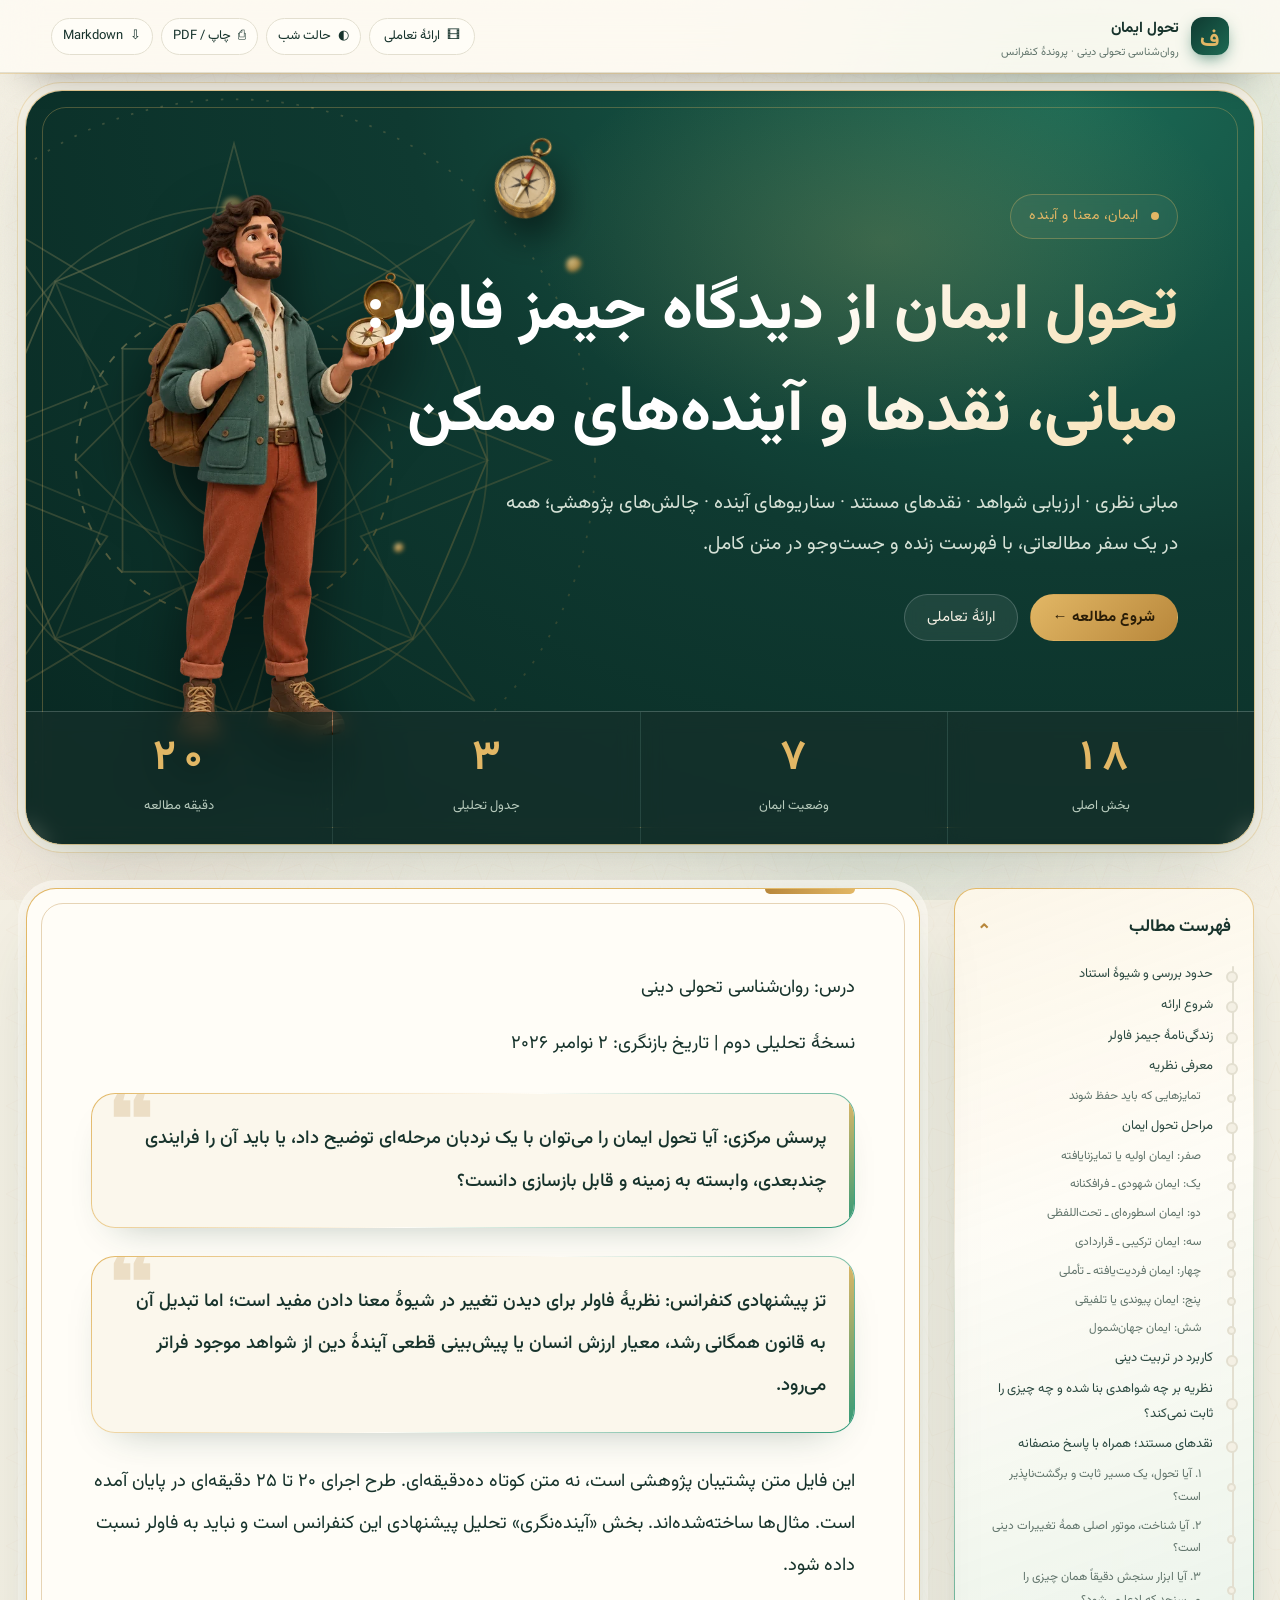
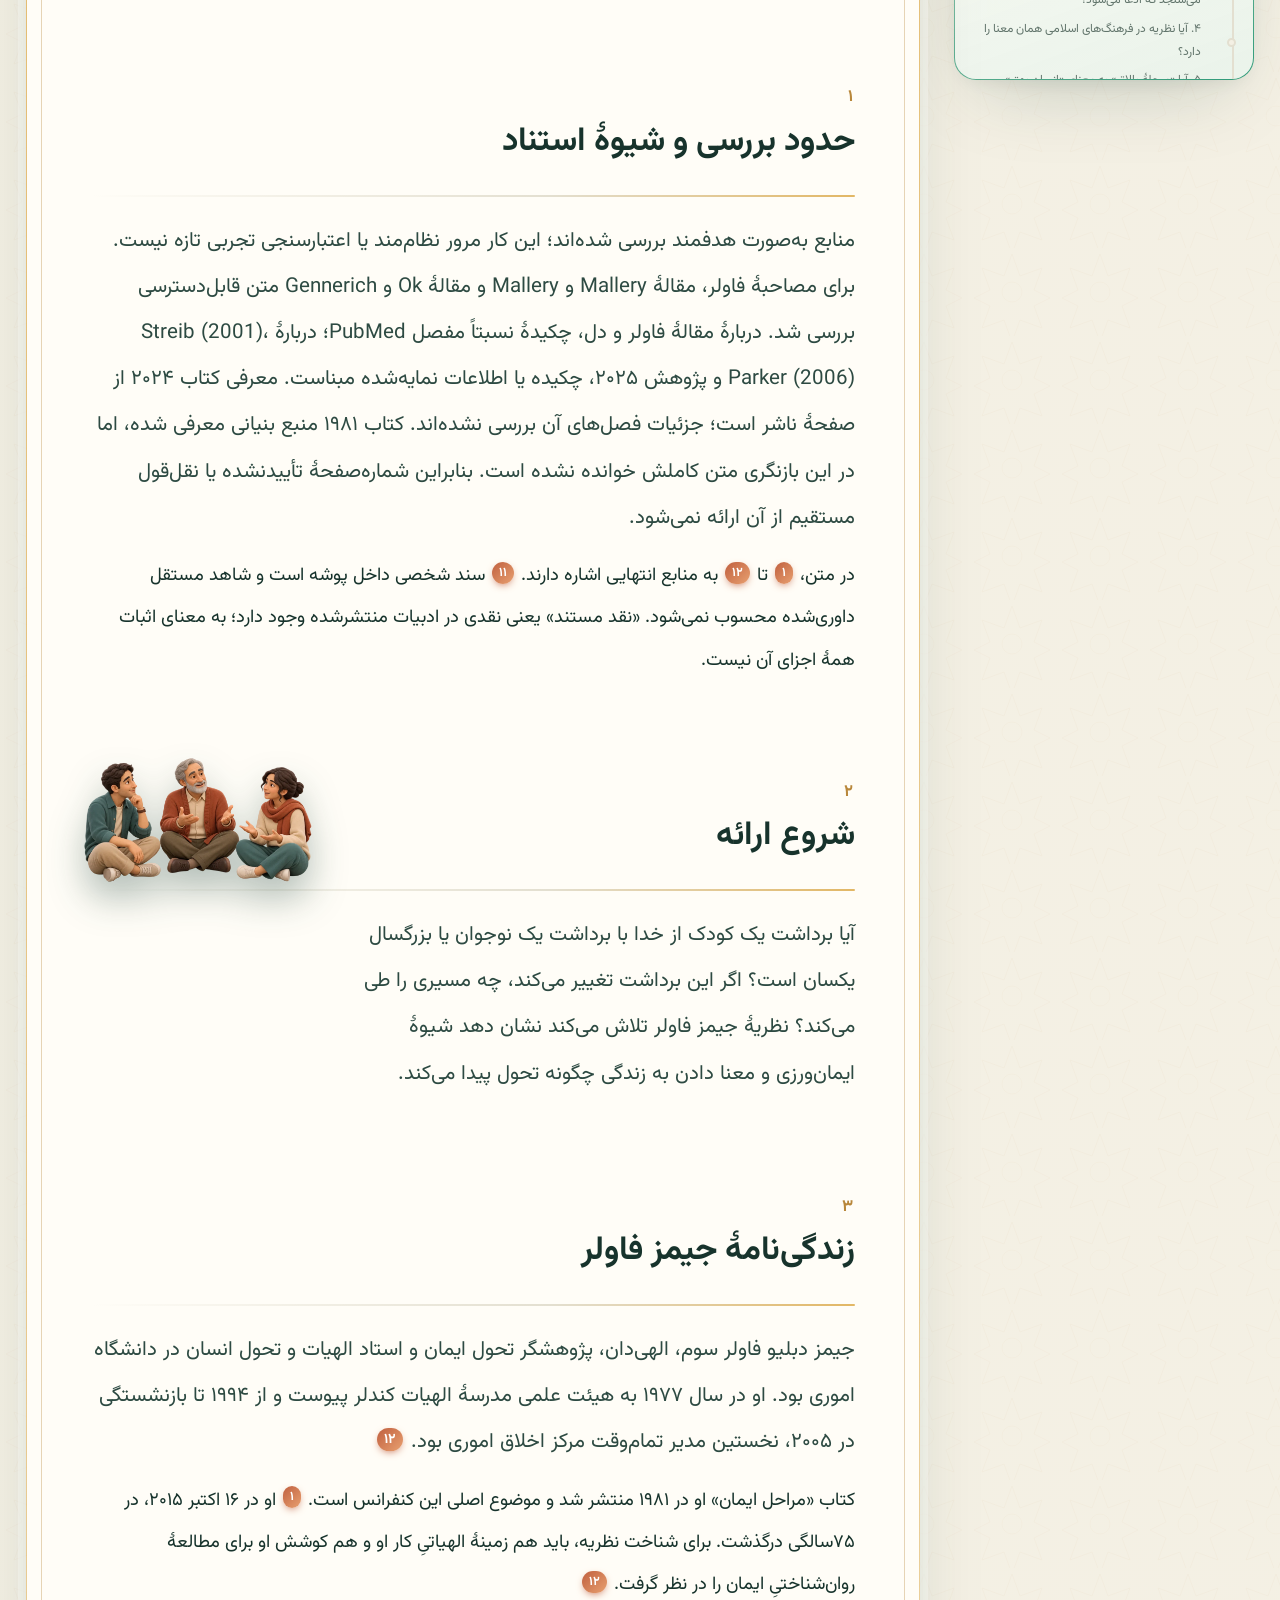
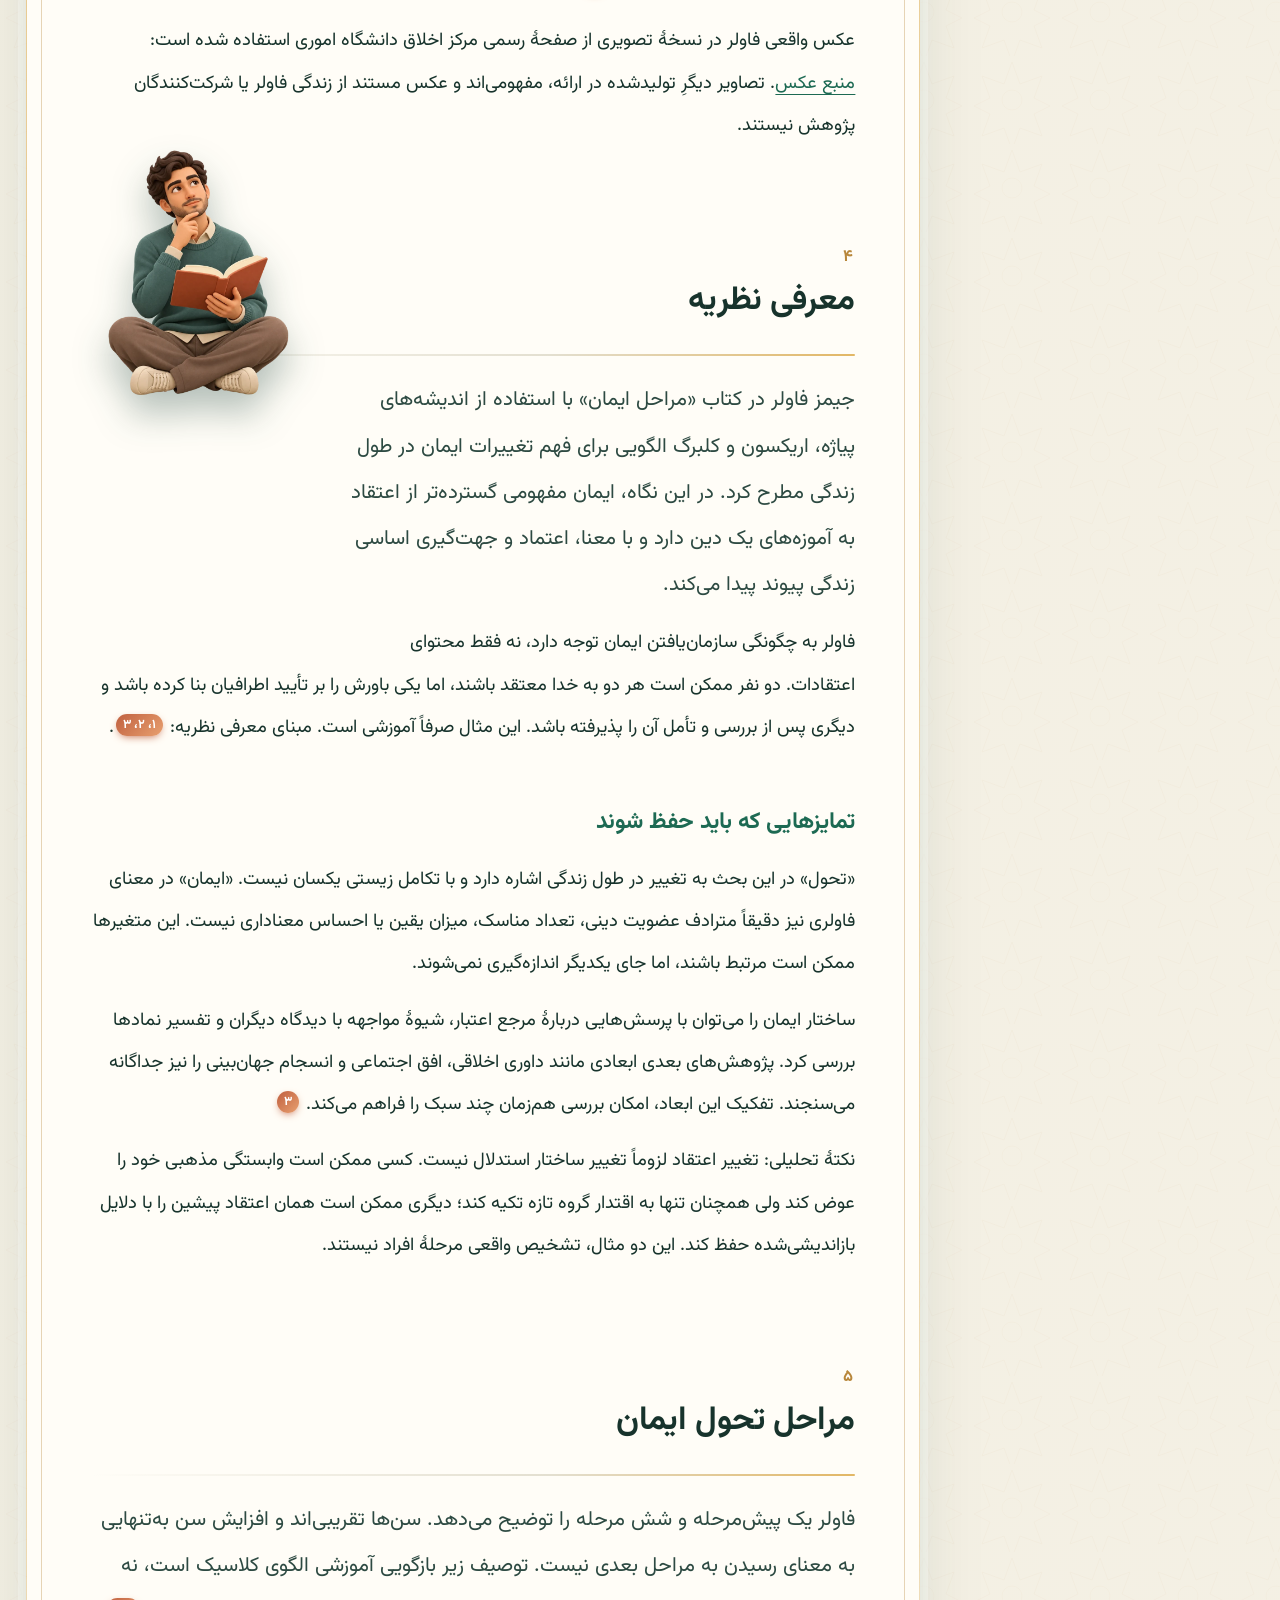
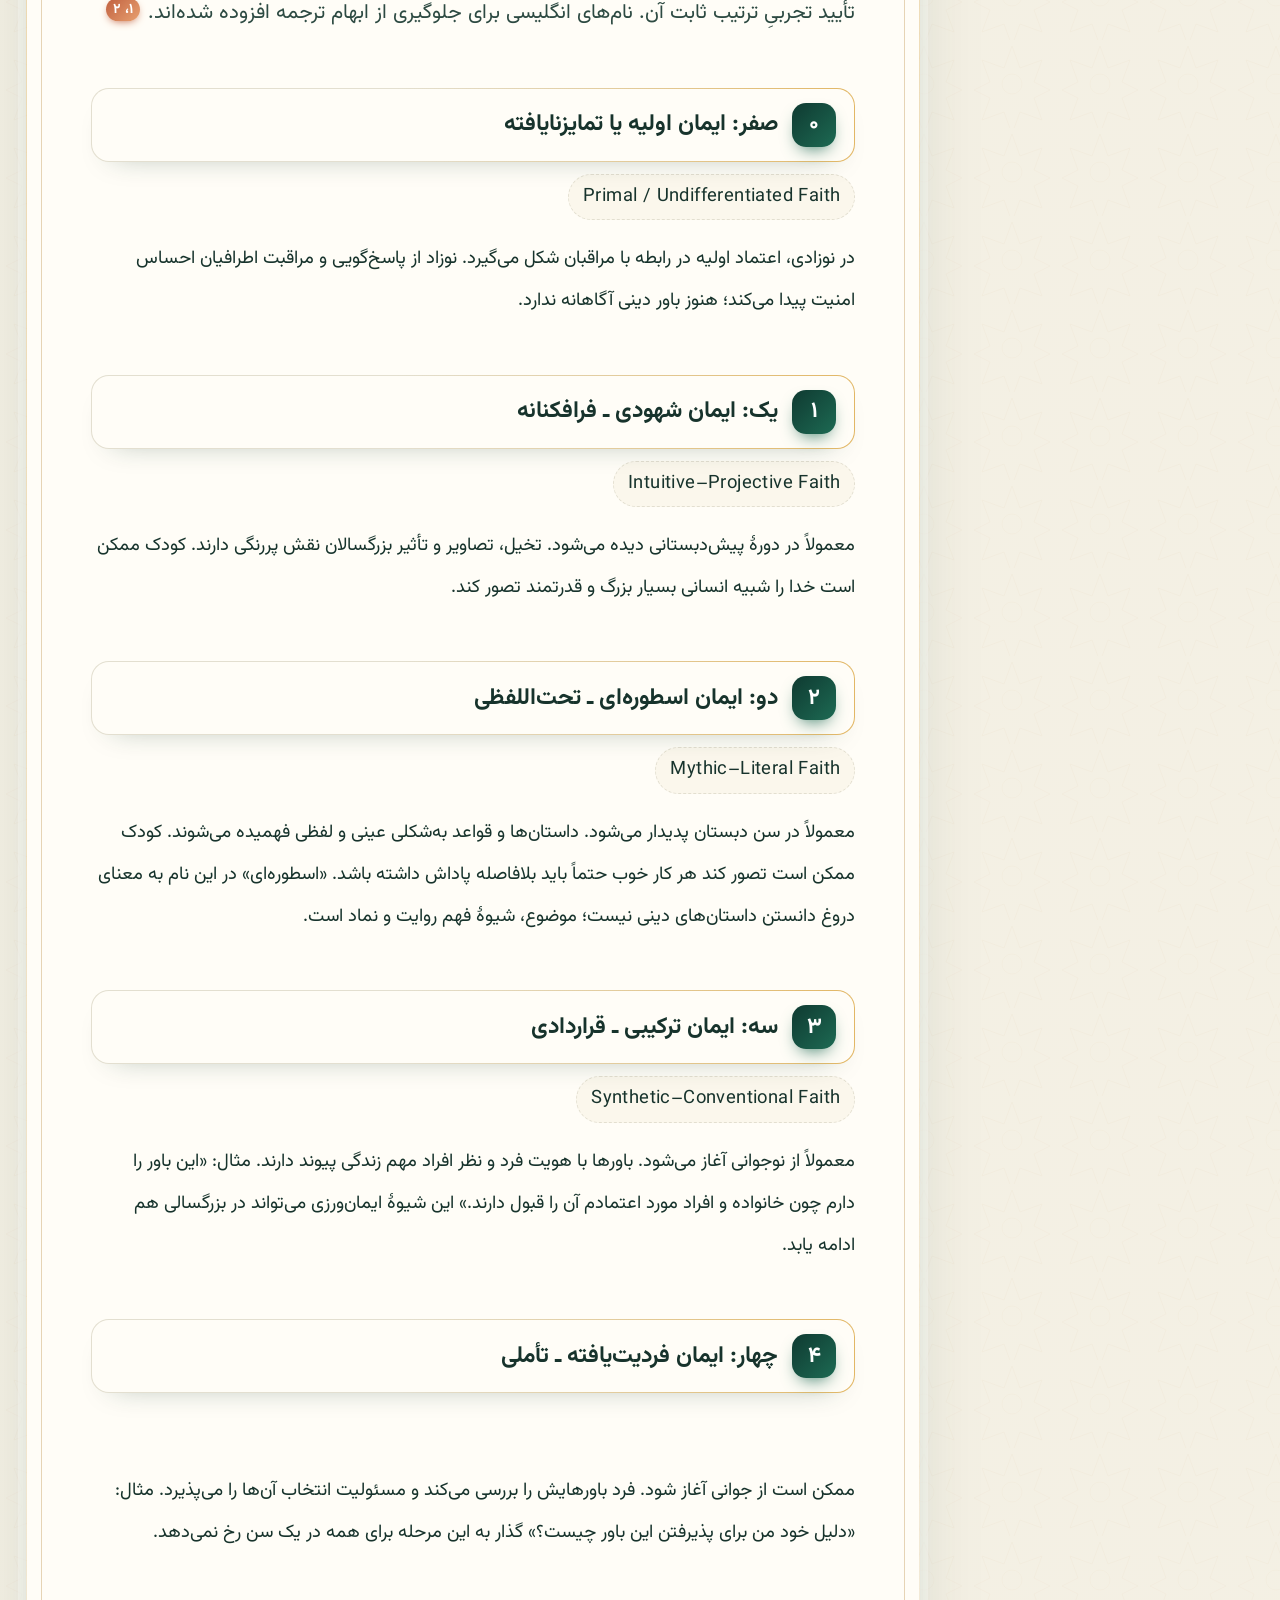
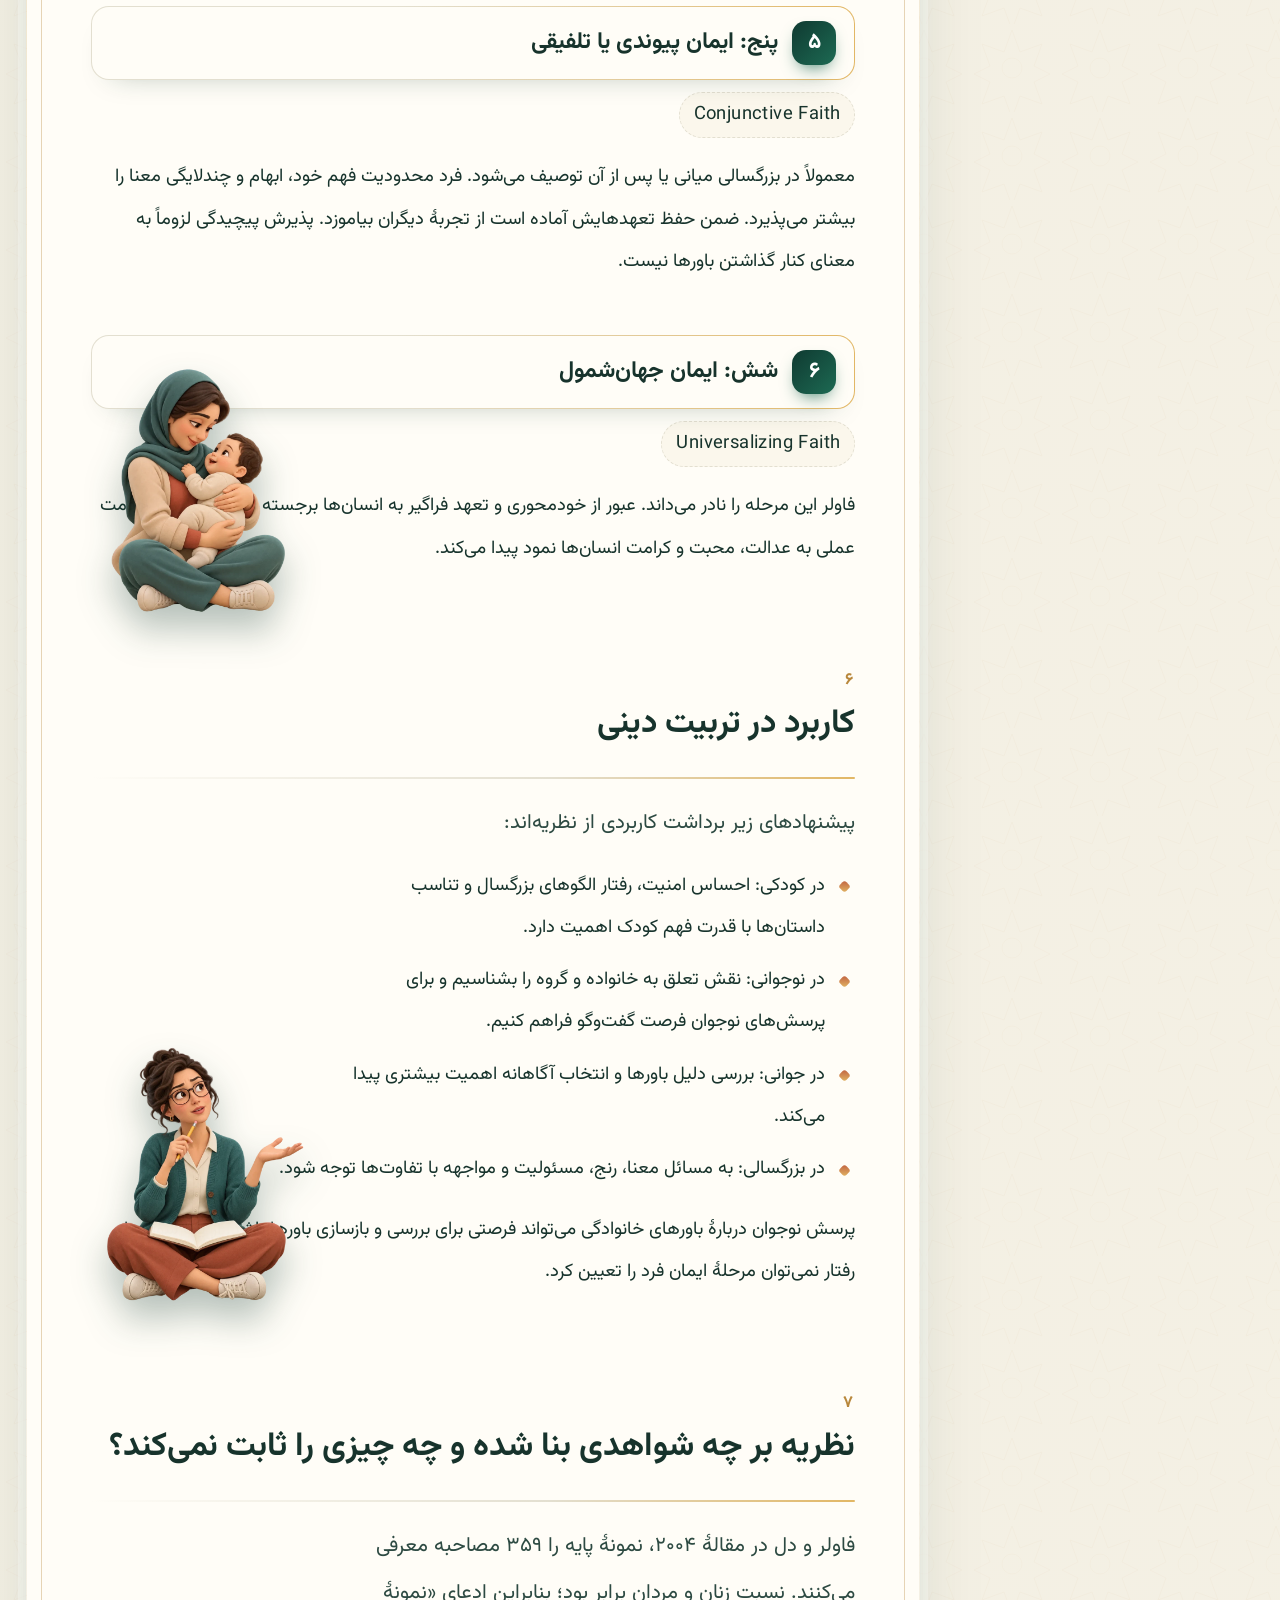
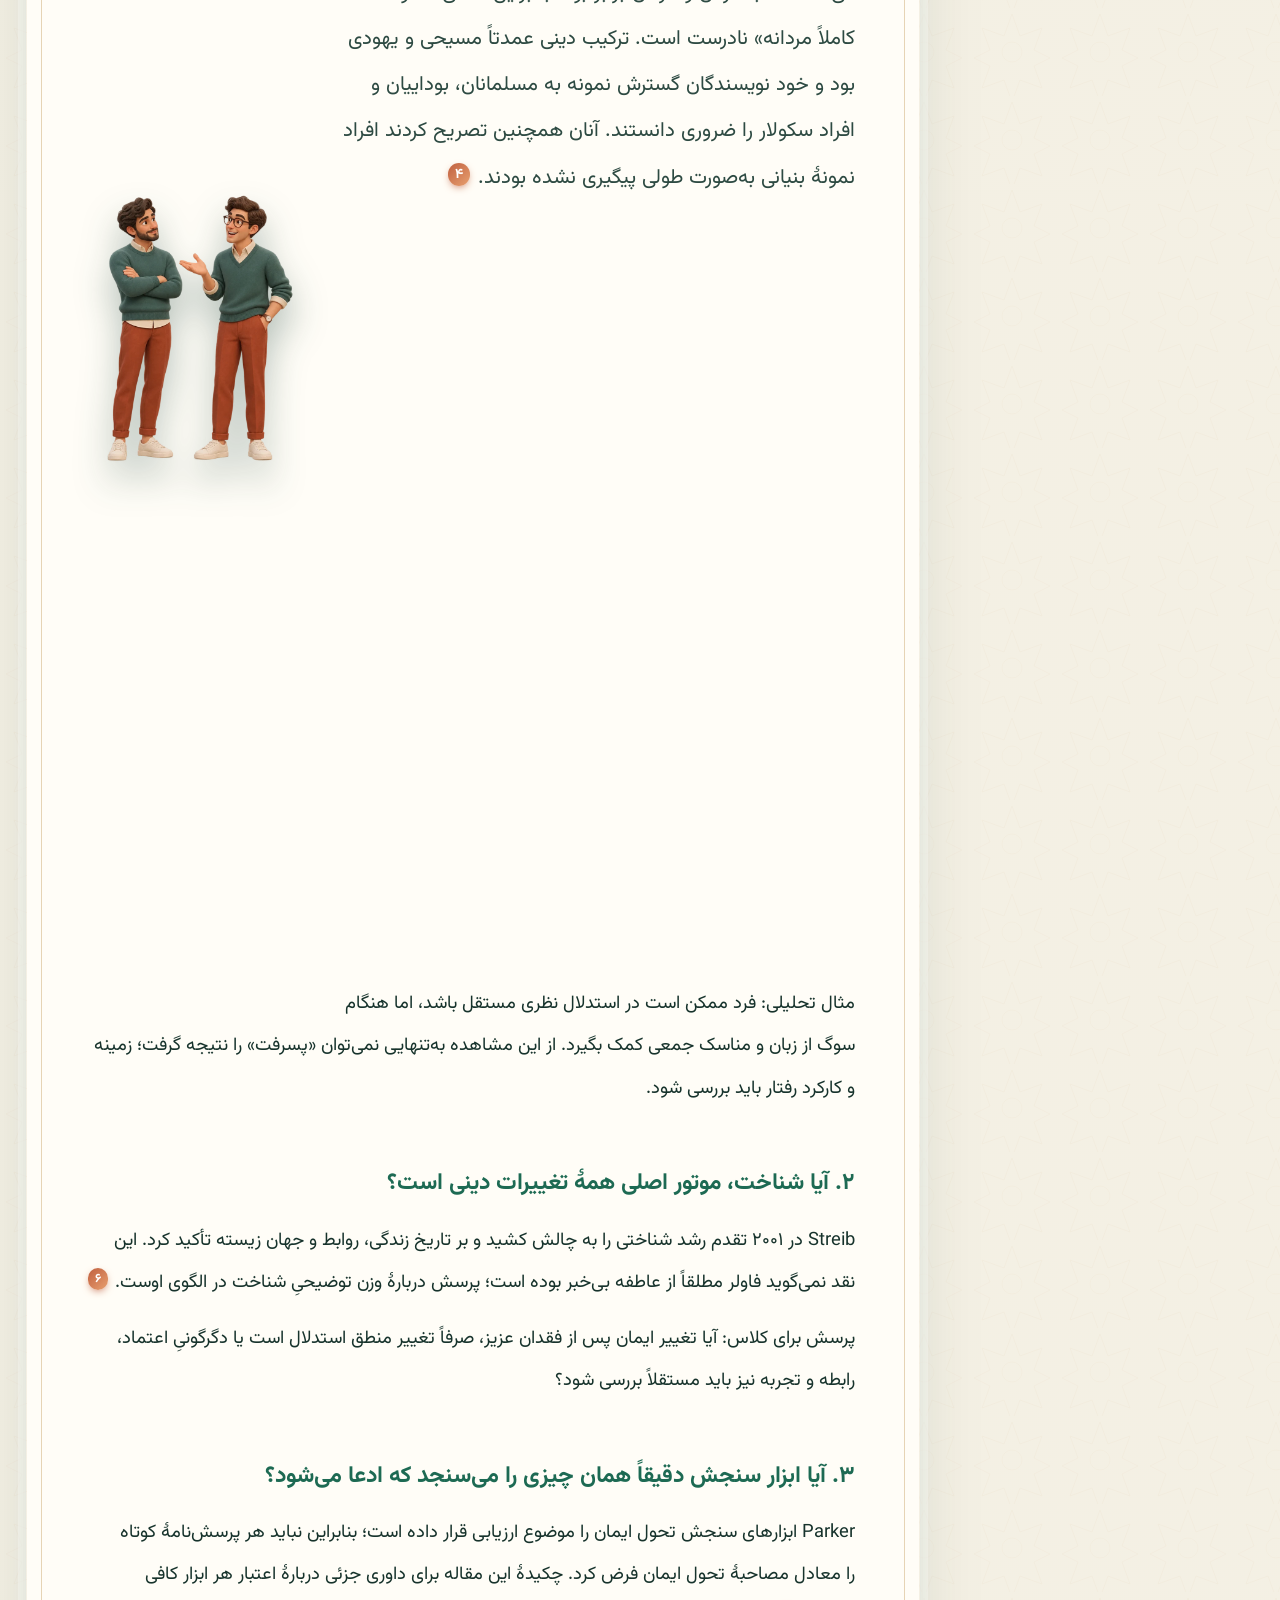
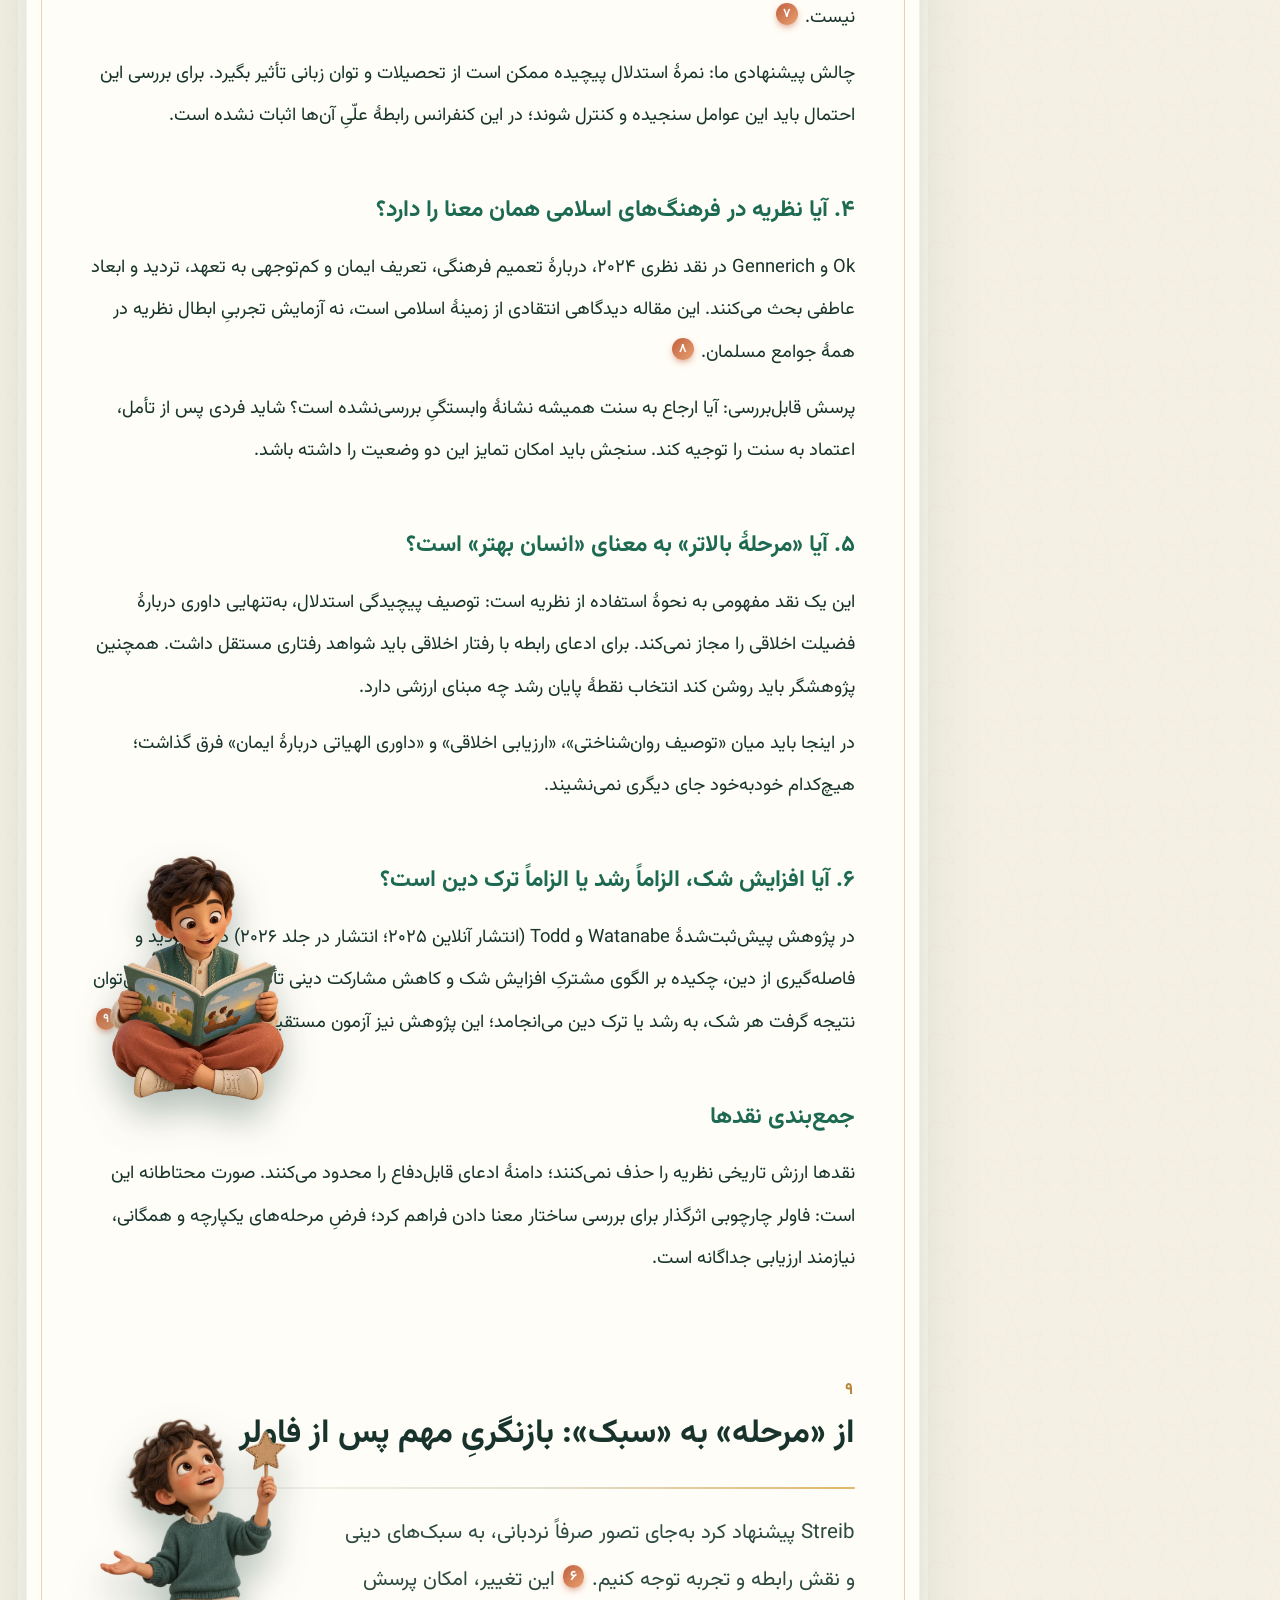
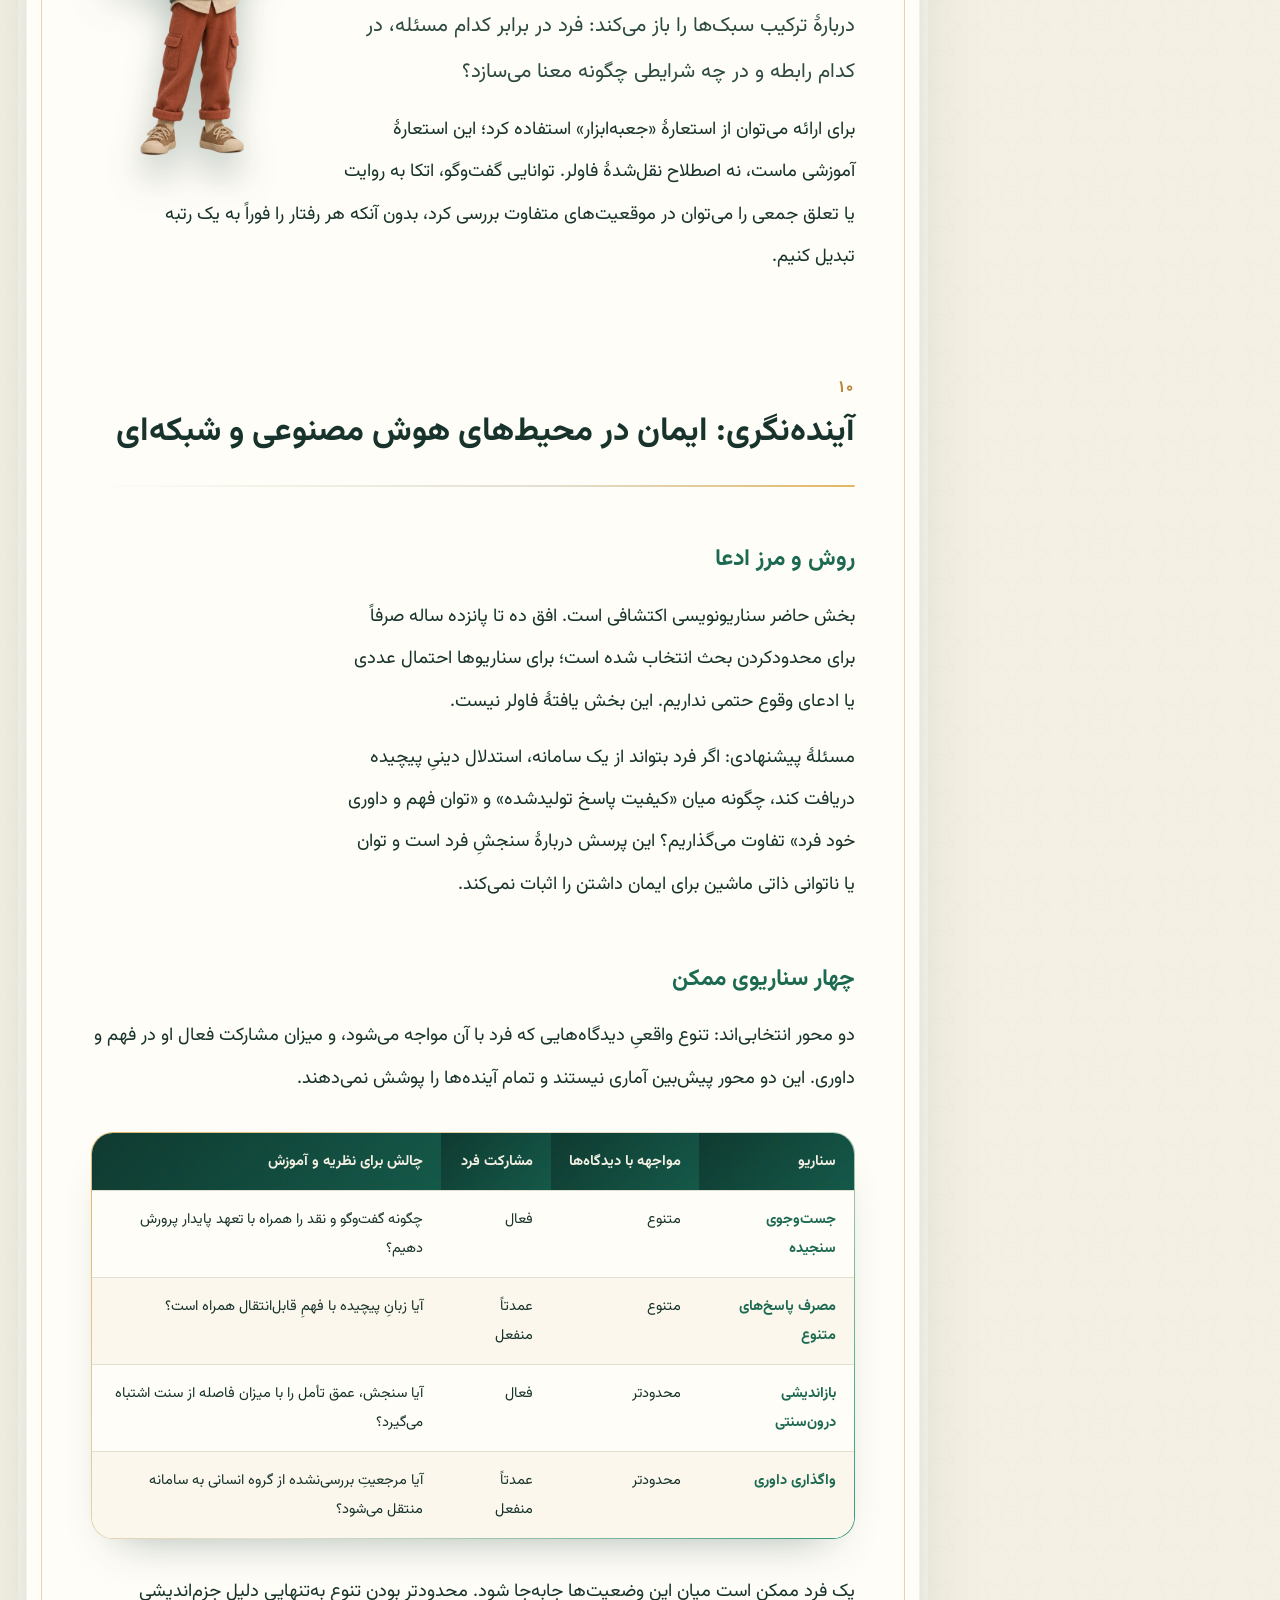
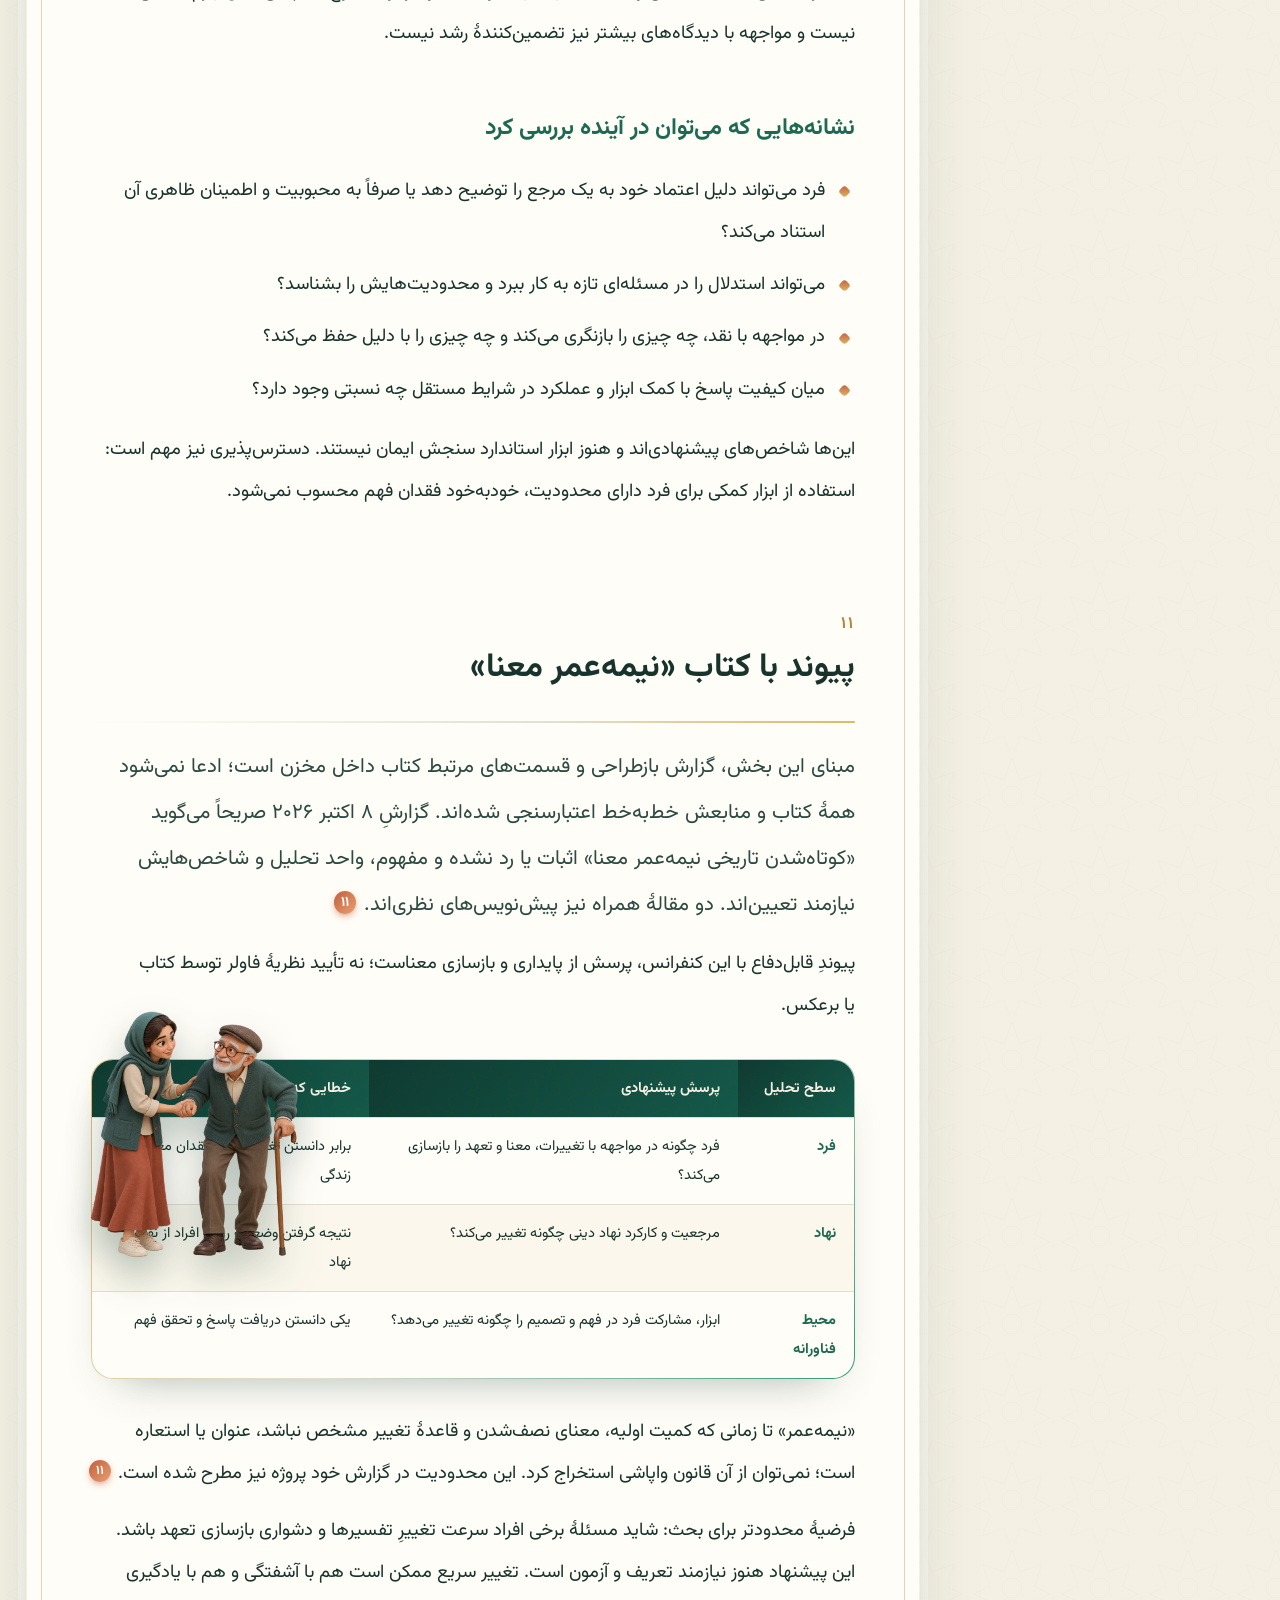
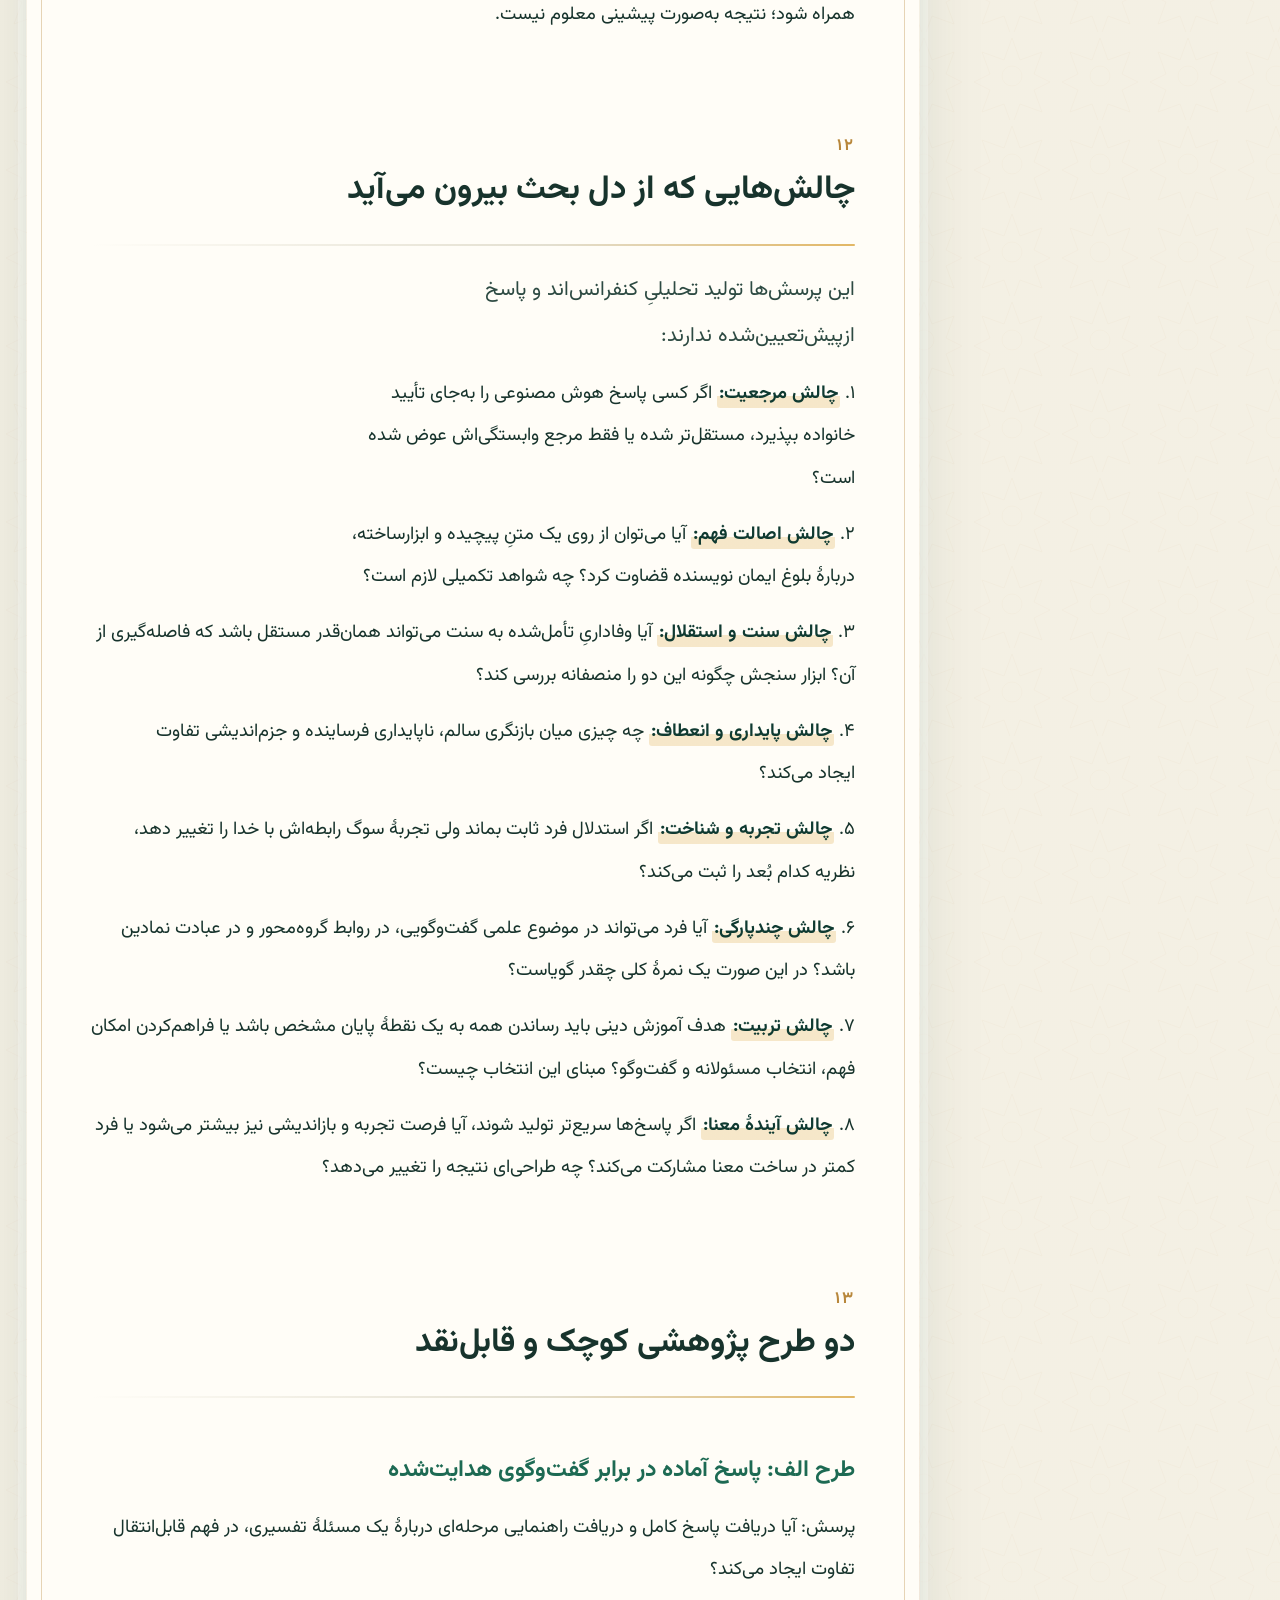
<file: conference.html>
<!doctype html>
<html lang="fa" dir="rtl"><head><meta charset="utf-8"><meta name="viewport" content="width=device-width,initial-scale=1"><meta name="theme-color" content="#0f3a31"><meta name="description" content="کنفرانس تحلیلی روان‌شناسی تحولی دینی: نظریهٔ فاولر، شواهد، نقدها، سناریوهای آینده و چالش‌های پژوهشی"><title>تحول ایمان از دیدگاه جیمز فاولر: مبانی، نقدها و آینده‌های ممکن</title><style>@font-face{font-family:Vazir;src:url([data-uri]) format("woff2");font-weight:400;font-display:swap}
@font-face{font-family:Vazir;src:url([data-uri]) format("woff2");font-weight:500;font-display:swap}
@font-face{font-family:Vazir;src:url([data-uri]) format("woff2");font-weight:700;font-display:swap}:root{color-scheme:light;--bg:#f4f0e4;--bg2:#ece7d6;--paper:#fffdf7;--paper-2:#fbf7ec;--ink:#17332c;--ink-2:#2d4a42;--muted:#62756c;--line:#e3dfd0;--accent:#1d6a53;--accent-2:#2f9a78;--soft:#eaf2e8;--gold:#b8873b;--gold-2:#e2b765;--forest:#0f3a31;--deep:#082721;--shadow:0 30px 80px -30px #0f3a3140,0 8px 24px -12px #0f3a3125;--ring:#b8873b66;--radius:22px}
body.dark{color-scheme:dark;--bg:#0b1a17;--bg2:#10231f;--paper:#122721;--paper-2:#17302a;--ink:#e8f0e8;--ink-2:#c8d8cd;--muted:#9bb2a6;--line:#27403a;--accent:#7fd1ae;--accent-2:#a6e4c8;--soft:#1a342d;--gold:#e2b765;--gold-2:#f3d28f;--forest:#0a2b24;--deep:#05191a;--shadow:0 30px 80px -30px #000a,0 8px 24px -12px #0008;--ring:#e2b76566}
*{box-sizing:border-box}
html{scroll-behavior:smooth;scroll-padding-top:96px;-webkit-text-size-adjust:100%}
body{margin:0;background:var(--bg);color:var(--ink);font-family:Vazir,Tahoma,'Segoe UI',Arial,sans-serif;font-size:calc(17px*var(--fs,1));line-height:2.2;transition:background .5s,color .5s;overflow-x:hidden}
::selection{background:var(--gold-2);color:#222}
a{color:var(--accent);text-underline-offset:6px;text-decoration-thickness:1px;transition:color .2s}a:hover{color:var(--gold)}
a:focus-visible,button:focus-visible,input:focus-visible,summary:focus-visible{outline:3px solid var(--gold);outline-offset:4px;border-radius:8px}
button,input{font:inherit}
button{cursor:pointer;color:inherit}
.skip{position:absolute;top:-100px}.skip:focus{top:12px;right:20px;z-index:50;background:var(--paper);padding:10px 16px;border-radius:10px}

/* ambient background */
.aurora{position:fixed;inset:0;z-index:-1;overflow:hidden;pointer-events:none}
.aurora i{position:absolute;border-radius:50%;filter:blur(90px);opacity:.55;animation:drift 26s ease-in-out infinite alternate}
.aurora i:nth-child(1){width:55vw;height:55vw;background:radial-gradient(circle,#2f9a7855,transparent 65%);top:-18vw;right:-12vw}
.aurora i:nth-child(2){width:48vw;height:48vw;background:radial-gradient(circle,#e2b76544,transparent 65%);top:45vh;left:-16vw;animation-duration:32s;animation-delay:-8s}
.aurora i:nth-child(3){width:40vw;height:40vw;background:radial-gradient(circle,#1d6a5338,transparent 65%);bottom:-14vw;right:10vw;animation-duration:38s;animation-delay:-16s}
body.dark .aurora i{opacity:.7}
@keyframes drift{to{transform:translate(8vw,6vh) scale(1.18)}}
.grain{position:fixed;inset:0;z-index:-1;pointer-events:none;opacity:.05;background-image:url("data:image/svg+xml,%3Csvg xmlns='http://www.w3.org/2000/svg' width='160' height='160'%3E%3Cfilter id='n'%3E%3CfeTurbulence type='fractalNoise' baseFrequency='.9' numOctaves='2'/%3E%3C/filter%3E%3Crect width='100%25' height='100%25' filter='url(%23n)'/%3E%3C/svg%3E")}

/* progress */
.progress{position:fixed;top:0;right:0;height:4px;width:0;z-index:60;background:linear-gradient(270deg,var(--gold-2),var(--accent-2));box-shadow:0 0 18px var(--gold-2);border-radius:0 0 4px 4px;transition:width .12s linear}

/* toolbar */
.toolbar{position:sticky;top:0;z-index:40;display:flex;align-items:center;justify-content:space-between;gap:14px;padding:12px max(4vw,16px);background:color-mix(in srgb,var(--paper) 78%,transparent);backdrop-filter:blur(18px) saturate(1.4);-webkit-backdrop-filter:blur(18px) saturate(1.4);border-bottom:1px solid var(--line);transition:transform .4s,background .4s}
.toolbar.hide{transform:translateY(-101%)}
.brand{display:flex;align-items:center;gap:12px;font-weight:700;font-size:15px;text-decoration:none;color:var(--ink)}
.brand-mark{width:38px;height:38px;border-radius:12px;display:grid;place-items:center;background:linear-gradient(135deg,var(--forest),var(--accent));color:var(--gold-2);font-size:22px;box-shadow:0 6px 18px -6px var(--accent);transition:transform .5s cubic-bezier(.3,1.6,.5,1)}
.brand:hover .brand-mark{transform:rotate(-12deg) scale(1.1)}
.brand small{display:block;font-weight:400;font-size:11px;color:var(--muted);line-height:1.4}
.actions{display:flex;gap:8px;align-items:center;flex-wrap:wrap}
.btn{display:inline-flex;align-items:center;gap:7px;border:1px solid var(--line);background:var(--paper);color:var(--ink);padding:6px 14px;border-radius:100px;font-size:13px;text-decoration:none;line-height:1.8;transition:transform .25s cubic-bezier(.3,1.6,.5,1),background .2s,border-color .2s,box-shadow .2s}
.btn:hover{transform:translateY(-2px);border-color:var(--gold);box-shadow:0 8px 20px -10px var(--gold);color:var(--ink)}
.btn.primary{background:linear-gradient(135deg,var(--forest),var(--accent));color:#fff;border-color:transparent}
.btn.primary:hover{color:#fff;box-shadow:0 12px 26px -10px var(--accent)}
.btn.icon{padding:6px 11px}

/* hero */
.hero{position:relative;isolation:isolate;margin:18px max(2vw,10px) 0;border-radius:36px;overflow:hidden;color:#f3efe2;background:radial-gradient(120% 140% at 85% 0%,#1b6a55 0%,var(--forest) 45%,var(--deep) 100%);box-shadow:var(--shadow);padding:clamp(44px,8vw,110px) clamp(22px,6vw,90px) 0}
.hero::after{content:'';position:absolute;inset:0;z-index:-1;background:radial-gradient(500px 300px at var(--mx,70%) var(--my,20%),#e2b76530,transparent 70%);transition:background .2s}
.hero-art{position:absolute;z-index:-1;left:-8%;top:50%;width:min(62vw,760px);aspect-ratio:1;transform:translateY(-50%);opacity:.5}
.hero-art svg{width:100%;height:100%;overflow:visible}
.hero-art .ring{transform-origin:center;animation:spin 90s linear infinite}
.hero-art .ring.r2{animation-duration:140s;animation-direction:reverse}
.hero-art .ring.r3{animation-duration:200s}
@keyframes spin{to{transform:rotate(360deg)}}
.hero-art .pulse{animation:pulse 5s ease-in-out infinite;transform-origin:center}
@keyframes pulse{50%{opacity:.35;transform:scale(1.04)}}
.orb{position:absolute;z-index:-1;border-radius:50%;filter:blur(2px);background:radial-gradient(circle at 35% 30%,#f3d28f,#b8873b 60%,transparent 72%);opacity:.85;animation:float 9s ease-in-out infinite}
.orb.a{width:16px;height:16px;top:22%;left:44%}.orb.b{width:10px;height:10px;top:60%;left:30%;animation-delay:-3s;animation-duration:12s}.orb.c{width:22px;height:22px;top:14%;left:16%;animation-delay:-6s;animation-duration:11s;opacity:.5}
@keyframes float{50%{transform:translateY(-26px) translateX(10px)}}
.hero-inner{max-width:820px;position:relative}
.eyebrow{display:inline-flex;align-items:center;gap:12px;font-size:14px;letter-spacing:.5px;color:var(--gold-2);margin:0;padding:6px 18px;border:1px solid #e2b76555;border-radius:100px;background:#ffffff0a;backdrop-filter:blur(6px)}
.eyebrow::before{content:'';width:8px;height:8px;border-radius:50%;background:var(--gold-2);box-shadow:0 0 0 0 var(--gold-2);animation:ping 2.4s infinite}
@keyframes ping{70%{box-shadow:0 0 0 12px #e2b76500}100%{box-shadow:0 0 0 0 #e2b76500}}
.hero h1{font-size:clamp(30px,5.2vw,64px);line-height:1.6;margin:22px 0 18px;font-weight:700;letter-spacing:-.5px;background:linear-gradient(100deg,#fff 20%,#f3d28f 50%,#fff 80%);background-size:250% 100%;-webkit-background-clip:text;background-clip:text;-webkit-text-fill-color:transparent;animation:shine 8s ease-in-out infinite}
@keyframes shine{0%,100%{background-position:100% 0}50%{background-position:0 0}}
.hero .lede{font-size:clamp(15px,1.5vw,20px);color:#d5e1d6;max-width:680px;line-height:2.1;margin:0}
.hero-cta{display:flex;gap:12px;flex-wrap:wrap;margin-top:30px}
.hero .btn{background:#ffffff12;color:#f3efe2;border-color:#ffffff30;backdrop-filter:blur(8px);padding:9px 22px;font-size:15px}
.hero .btn.gold{background:linear-gradient(135deg,var(--gold-2),var(--gold));color:#2a1d07;border-color:transparent;font-weight:700}
.hero .btn:hover{color:inherit}
.hero .btn.gold:hover{color:#2a1d07}
.stats{display:grid;grid-template-columns:repeat(4,1fr);gap:1px;margin:clamp(36px,6vw,70px) calc(-1*clamp(22px,6vw,90px)) 0;background:#ffffff1c;border-top:1px solid #ffffff1c}
.stat{background:#06211b99;backdrop-filter:blur(10px);padding:20px 12px;text-align:center;transition:background .3s}
.stat:hover{background:#0b3a2f}
.stat b{display:block;font-size:clamp(26px,3.4vw,42px);line-height:1.3;color:var(--gold-2);font-weight:700;font-variant-numeric:tabular-nums}
.stat span{font-size:13px;color:#b8cbbd}

/* layout */
.layout{max-width:1380px;margin:44px auto 40px;padding:0 max(2vw,10px);display:grid;grid-template-columns:300px minmax(0,1fr);gap:34px;align-items:start}
.sidebar{position:sticky;top:84px;background:color-mix(in srgb,var(--paper) 86%,transparent);backdrop-filter:blur(14px);border:1px solid var(--line);border-radius:var(--radius);padding:20px 16px 16px;max-height:calc(100vh - 108px);overflow:auto;box-shadow:var(--shadow);scrollbar-width:thin;scrollbar-color:var(--line) transparent}
.sidebar summary{font-weight:700;cursor:pointer;list-style:none;display:flex;align-items:center;justify-content:space-between;padding:0 6px 8px}
.sidebar summary::-webkit-details-marker{display:none}
.sidebar summary::after{content:'⌄';color:var(--gold);transition:transform .3s}
.sidebar details[open] summary::after{transform:rotate(180deg)}
.sidebar nav{position:relative;display:flex;flex-direction:column;gap:2px;margin-top:6px;padding-right:12px}
.sidebar nav::before{content:'';position:absolute;right:3px;top:6px;bottom:6px;width:2px;background:var(--line);border-radius:2px}
.sidebar nav a{position:relative;text-decoration:none;color:var(--ink-2);border-radius:10px;padding:2px 12px;font-size:13px;line-height:1.9;transition:background .2s,color .2s,transform .2s}
.sidebar nav a::before{content:'';position:absolute;right:-13px;top:50%;width:8px;height:8px;margin-top:-4px;border-radius:50%;background:var(--bg);border:2px solid var(--line);transition:all .3s}
.sidebar nav a:hover{background:var(--soft);transform:translateX(-3px)}
.sidebar nav a.toc-level-3{font-size:12px;color:var(--muted);padding-right:24px}
.sidebar nav a.toc-level-3::before{width:5px;height:5px;margin-top:-2.5px;right:-11px}
.sidebar nav a.active{background:linear-gradient(270deg,var(--soft),transparent);color:var(--accent);font-weight:700}
.sidebar nav a.active::before{background:var(--gold);border-color:var(--gold-2);box-shadow:0 0 0 4px var(--ring)}
.search-box{position:relative;margin-top:16px}
.search-box label{display:block;font-size:12px;color:var(--muted);margin:0 6px 4px}
.search{width:100%;background:var(--bg);color:var(--ink);border:1px solid var(--line);border-radius:100px;padding:7px 16px;transition:box-shadow .25s,border-color .25s}
.search:focus{outline:0;border-color:var(--gold);box-shadow:0 0 0 4px var(--ring)}
#search-status{font-size:12px;color:var(--muted);min-height:26px;padding:2px 8px}
.fontctl{display:flex;gap:6px;margin-top:10px;justify-content:center}

/* paper */
.paper{background:var(--paper);border:1px solid var(--line);border-radius:30px;box-shadow:var(--shadow);padding:clamp(26px,5vw,72px);min-width:0;position:relative}
.paper::before{content:'';position:absolute;top:0;right:clamp(26px,5vw,72px);width:90px;height:5px;border-radius:0 0 8px 8px;background:linear-gradient(270deg,var(--gold-2),var(--gold))}
#content{counter-reset:sec;max-width:780px;margin:0 auto}
#content>p,#content>ul{font-size:1.02em}
p{margin:14px 0;overflow-wrap:anywhere}
ul{padding:0;list-style:none}
li{position:relative;padding-right:30px;margin:10px 0}
li::before{content:'';position:absolute;right:6px;top:.95em;width:9px;height:9px;border-radius:3px;background:linear-gradient(135deg,var(--gold-2),var(--gold));transform:rotate(45deg)}
strong{color:var(--forest);font-weight:700;background:linear-gradient(transparent 62%,#e2b76533 62%);padding:0 2px;border-radius:3px}
body.dark strong{color:var(--gold-2)}
em{color:var(--ink-2)}
h2,h3{position:relative;scroll-margin-top:96px}
h2{counter-increment:sec;font-size:clamp(23px,2.6vw,33px);line-height:1.7;margin:84px 0 22px;padding:0 0 18px;font-weight:700;border-bottom:1px solid var(--line)}
h2::before{content:counter(sec,persian);display:block;font-size:.5em;letter-spacing:2px;color:var(--gold);font-weight:700;margin-bottom:2px}
h2::after{content:'';position:absolute;bottom:-1px;right:0;height:3px;width:0;border-radius:3px;background:linear-gradient(270deg,var(--gold-2),var(--accent-2));transition:width 1.1s cubic-bezier(.2,.8,.2,1)}
h2.in::after{width:140px}
#content>h2:first-child{margin-top:0}
h3{font-size:clamp(18px,1.9vw,23px);line-height:1.9;margin:52px 0 12px;color:var(--accent);font-weight:700}
h3.stage{display:flex;align-items:center;gap:14px;padding:14px 18px;background:linear-gradient(270deg,var(--soft),transparent);border-radius:18px;border:1px solid var(--line);color:var(--ink)}
h3.stage .badge{flex:none;width:44px;height:44px;border-radius:14px;display:grid;place-items:center;font-size:22px;font-weight:700;color:#fff;background:linear-gradient(135deg,var(--forest),var(--accent));box-shadow:0 8px 18px -8px var(--accent);transition:transform .5s cubic-bezier(.3,1.6,.5,1)}
h3.stage:hover .badge{transform:rotate(-8deg) scale(1.12)}
.anchor{position:absolute;right:-30px;top:50%;transform:translateY(-50%);opacity:0;font-size:.6em;text-decoration:none;color:var(--gold);transition:opacity .2s}
h2:hover .anchor,h3:hover .anchor{opacity:1}
.callout{position:relative;margin:28px 0;padding:24px 28px 24px 24px;border-radius:24px;background:linear-gradient(135deg,var(--soft),var(--paper-2));border:1px solid var(--line);overflow:hidden;font-size:1.04em}
.callout::before{content:'❝';position:absolute;left:14px;top:-18px;font-size:92px;line-height:1;color:var(--gold);opacity:.22;font-family:Georgia,serif}
.callout::after{content:'';position:absolute;inset:0 0 0 auto;width:5px;background:linear-gradient(var(--gold-2),var(--accent-2))}
.callout{background-image:radial-gradient(360px 220px at var(--cx,20%) var(--cy,0%),#e2b76526,transparent 70%),linear-gradient(135deg,var(--soft),var(--paper-2))}
.english-term{display:inline-block;direction:ltr;font-size:13px;color:var(--gold);letter-spacing:.4px;margin:0 0 4px;padding:1px 14px;border:1px dashed var(--line);border-radius:100px;background:var(--paper-2)}
.table-wrap{overflow-x:auto;margin:32px 0;border:1px solid var(--line);border-radius:22px;box-shadow:0 14px 34px -22px #0f3a3150;background:var(--paper)}
table{width:100%;border-collapse:separate;border-spacing:0;min-width:600px;font-size:14.5px;line-height:2}
th,td{padding:14px 18px;text-align:right;vertical-align:top;border-bottom:1px solid var(--line)}
th{background:linear-gradient(135deg,var(--forest),#14594a);color:#f3efe2;font-weight:700;position:sticky;top:0;white-space:nowrap}
tbody tr{transition:background .2s}
tbody tr:nth-child(even){background:var(--paper-2)}
tbody tr:hover{background:var(--soft)}
tbody td:first-child{font-weight:700;color:var(--accent)}
tr:last-child td{border-bottom:0}
mark{background:linear-gradient(transparent 20%,#ffe29c 20%);color:#24251f;border-radius:3px;padding:0 2px}
mark.cur{background:var(--gold-2);box-shadow:0 0 0 3px var(--ring)}
.footer{font-size:13px;color:var(--muted);border-top:1px solid var(--line);margin:80px auto 0;padding-top:20px;max-width:780px;text-align:center}

/* reveal */
html.js .rv{opacity:0;transform:translateY(26px);filter:blur(5px);transition:opacity .8s cubic-bezier(.2,.8,.2,1),transform .8s cubic-bezier(.2,.8,.2,1),filter .8s}
html.js .rv.in{opacity:1;transform:none;filter:none}

/* floating controls */
.fab{position:fixed;bottom:24px;left:24px;z-index:45;width:54px;height:54px;border-radius:50%;display:grid;place-items:center;text-decoration:none;color:var(--ink);background:var(--paper);box-shadow:var(--shadow);opacity:0;transform:translateY(20px) scale(.8);pointer-events:none;transition:all .4s cubic-bezier(.3,1.5,.5,1)}
.fab.show{opacity:1;transform:none;pointer-events:auto}
.fab svg{position:absolute;inset:0;width:100%;height:100%;transform:rotate(90deg) scaleX(-1)}
.fab circle{fill:none;stroke-width:3}
.fab .bg{stroke:var(--line)}.fab .fg{stroke:var(--gold);stroke-linecap:round;stroke-dasharray:151;stroke-dashoffset:151;transition:stroke-dashoffset .15s}
.fab span{position:relative;font-size:20px;transition:transform .3s}.fab:hover span{transform:translateY(-3px)}
.toast{position:fixed;bottom:28px;right:50%;transform:translate(50%,30px);background:var(--forest);color:#f3efe2;padding:8px 20px;border-radius:100px;font-size:14px;opacity:0;pointer-events:none;transition:all .35s;z-index:70}
.toast.show{opacity:1;transform:translate(50%,0)}

@media(max-width:1060px){.layout{grid-template-columns:240px minmax(0,1fr);gap:20px}}
@media(max-width:820px){
 body{font-size:calc(16px*var(--fs,1))}
 .layout{display:block;margin-top:24px}
 .sidebar{position:static;max-height:none;margin-bottom:20px}
 .sidebar nav{max-height:260px;overflow:auto}
 .hero{border-radius:26px}.stats{grid-template-columns:repeat(2,1fr)}
 .brand small{display:none}.toolbar .btn span{display:none}
 .anchor{display:none}.fab{bottom:14px;left:14px}
 h2{margin-top:60px}
}
@media(prefers-reduced-motion:reduce){html{scroll-behavior:auto}*{animation:none!important;transition:none!important}html.js .rv{opacity:1;transform:none;filter:none}}
@page{size:A4;margin:18mm 16mm 20mm}
@media print{
 html{scroll-behavior:auto}
 body,body.dark{--paper:#fff;--ink:#111;--ink-2:#222;--muted:#444;--line:#ccc;--soft:#f4f4f4;--paper-2:#fafafa;--accent:#222;--gold:#555;--forest:#111;background:#fff;color:#111;font-size:11pt;line-height:1.9}
 .toolbar,.sidebar,.progress,.fab,.aurora,.grain,.skip,.hero-art,.orb,.stats,.hero-cta,.anchor,.toast{display:none!important}
 .hero{background:none!important;color:#111;box-shadow:none;margin:0 0 14px;padding:0;border-radius:0}
 .hero h1{-webkit-text-fill-color:#111;background:none;font-size:24pt}.hero .lede,.eyebrow{color:#333;border:0;padding:0}
 .layout{display:block;margin:0;padding:0;max-width:none}
 .paper{border:0;box-shadow:none;padding:0;border-radius:0}.paper::before{display:none}
 html.js .rv{opacity:1!important;transform:none!important;filter:none!important}
 h2{font-size:16pt;margin-top:25px}h3{font-size:13pt}h1,h2,h3{break-after:avoid}
 th{background:#eee!important;color:#111!important;position:static}
 table{min-width:0;font-size:9pt}tr{break-inside:avoid}.table-wrap{overflow:visible;box-shadow:none}
 .callout{break-inside:avoid;background:#f6f6f6!important}
 a{color:#111;text-decoration:underline}mark{background:none;color:inherit}
}

/* characters */
.hero-char{position:absolute;z-index:0;left:clamp(10px,5vw,80px);bottom:92px;height:min(86%,560px);width:auto;filter:drop-shadow(0 30px 30px #0009);animation:heroBob 7s ease-in-out infinite;translate:calc(var(--cx2,0)*-26px) calc(var(--cy2,0)*-14px);transition:translate .3s}
@keyframes heroBob{50%{transform:translateY(-16px) rotate(.8deg)}}
.hero-art{left:-14%;opacity:.35}
.char-float{float:left;width:clamp(150px,22vw,230px);margin:6px 30px 14px -8px;position:relative;shape-outside:margin-box}
.char-float img{display:block;width:100%;height:auto;filter:drop-shadow(0 20px 18px #0f3a3150);animation:heroBob 7s ease-in-out infinite;translate:0 var(--par,0px)}
.char-float::before{content:'';position:absolute;inset:8% -8% 4% -8%;border-radius:50%;background:radial-gradient(circle,#e2b76544,#c0603f1f 55%,transparent 72%);z-index:-1;animation:breathe 7s ease-in-out infinite}
@keyframes breathe{50%{transform:scale(1.12);opacity:.7}}
#content h2{clear:both}
@media(max-width:820px){.hero-char{height:300px;bottom:150px;opacity:.9;left:-10px}.char-float{width:130px;margin-left:0}}
@media(prefers-reduced-motion:reduce){.hero-char,.char-float img,.char-float::before{animation:none!important}}
@media print{.hero-char,.char-float{display:none!important}}
/* warmer palette */
:root{--terra:#c0603f}
.aurora i:nth-child(2){background:radial-gradient(circle,#c0603f33,transparent 65%)}
h2::after{background:linear-gradient(270deg,var(--terra),var(--gold-2))}
li::before{background:linear-gradient(135deg,var(--terra),var(--gold-2))}

/* typography */
body{font-feature-settings:"kern","liga";text-rendering:optimizeLegibility}
#content{font-size:1.06em}
#content p,#content li{line-height:2.3;text-wrap:pretty;color:var(--ink)}
#content h2,#content h3{text-wrap:balance}
#content h2+p:not(.english-term):not(.callout),#content h2+.char-float+p:not(.english-term):not(.callout){font-size:1.14em;color:var(--ink-2);line-height:2.25}
sup.ref{font-size:.68em;vertical-align:.35em;line-height:0;padding:1px 7px;border-radius:100px;background:linear-gradient(135deg,var(--terra),#e8a070);color:#fff;font-weight:700;white-space:nowrap;cursor:help;margin:0 2px;box-shadow:0 3px 8px -3px var(--terra)}
#content p>em,#content li>em{color:var(--terra);font-style:normal;font-weight:500}
#content strong{background:linear-gradient(transparent 58%,#e2b76550 58%)}
.callout{font-size:1.1em;line-height:2.3;font-weight:500}
.callout strong{background:none;color:var(--accent)}

/* ================= premium frames, backgrounds and cards ================= */
:root{--pat:url("data:image/svg+xml,%3Csvg xmlns='http://www.w3.org/2000/svg' width='88' height='88' viewBox='0 0 88 88'%3E%3Cg fill='none' stroke='%23b8873b' stroke-width='1'%3E%3Cpath d='M44 6l8 22 22-8-8 22 16 8-16 8 8 22-22-8-8 22-8-22-22 8 8-22-16-8 16-8-8-22 22 8z' stroke-opacity='.55'/%3E%3Ccircle cx='44' cy='44' r='10' stroke-opacity='.45'/%3E%3C/g%3E%3C/svg%3E")}
body{background-image:var(--pat);background-size:88px;background-blend-mode:multiply}
body.dark{background-blend-mode:screen}
.paper{border:1px solid transparent;background:linear-gradient(var(--paper),var(--paper)) padding-box,linear-gradient(160deg,var(--gold-2),transparent 30%,transparent 70%,var(--terra)) border-box;box-shadow:var(--shadow),0 0 0 8px color-mix(in srgb,var(--paper) 55%,transparent)}
.paper::after{content:'';position:absolute;inset:14px;border:1px solid color-mix(in srgb,var(--gold) 35%,transparent);border-radius:22px;pointer-events:none}
.sidebar{border:1px solid transparent;background:linear-gradient(color-mix(in srgb,var(--paper) 90%,transparent),color-mix(in srgb,var(--paper) 90%,transparent)) padding-box,linear-gradient(160deg,var(--gold-2),transparent 40%,var(--accent-2)) border-box}
.hero{box-shadow:var(--shadow),0 0 0 1px #e2b76599,0 0 0 8px var(--bg),0 0 0 9px #e2b76555}
.hero::before{content:'';position:absolute;inset:16px;border:1px solid #e2b7654d;border-radius:24px;pointer-events:none;z-index:0}
#content h2{border-bottom:0;padding-bottom:26px}
#content h2::after{height:2px;width:100%;background:linear-gradient(270deg,var(--gold-2),var(--line) 40%,transparent);}
#content h2.in::after{width:100%}
#content h2::before{display:inline-flex;align-items:center;gap:10px;font-size:.5em}
#content h2:not(:first-child){margin-top:96px}
.callout{border:1px solid transparent;background:linear-gradient(var(--paper-2),var(--paper-2)) padding-box,linear-gradient(135deg,var(--gold-2),transparent 50%,var(--accent-2)) border-box;box-shadow:0 18px 40px -26px #0f3a3160}
.table-wrap{border:1px solid transparent;background:linear-gradient(var(--paper),var(--paper)) padding-box,linear-gradient(135deg,var(--gold-2),var(--line) 50%,var(--accent-2)) border-box;box-shadow:0 22px 44px -28px #0f3a3170}
th{background:var(--pat) center/60px,linear-gradient(135deg,var(--forest),#14594a);background-blend-mode:soft-light,normal}
h3.stage{border:1px solid transparent;background:linear-gradient(var(--paper),var(--paper)) padding-box,linear-gradient(270deg,var(--gold-2),var(--line) 60%) border-box;box-shadow:0 14px 30px -22px #0f3a3160}
.toolbar{box-shadow:0 1px 0 color-mix(in srgb,var(--gold-2) 40%,transparent),0 18px 40px -30px #000}
.footer::before{content:'✦ ✦ ✦';display:block;color:var(--gold);letter-spacing:10px;margin-bottom:12px}
@media print{.paper::after,.hero::before{display:none}body{background-image:none}}
#content h2::before{display:block!important}
body{background-image:linear-gradient(#f4f0e4ee,#f4f0e4ee),var(--pat);background-blend-mode:normal}
body.dark{background-image:linear-gradient(#0b1a17ee,#0b1a17ee),var(--pat);background-blend-mode:normal}

/* compass + growing sprout */
.hero-compass{position:absolute;z-index:1;top:7%;left:36%;width:clamp(70px,9vw,128px);height:auto;filter:drop-shadow(0 18px 18px #0008);animation:heroBob 8s ease-in-out infinite;will-change:transform;cursor:pointer}
.grow{position:fixed;z-index:45;bottom:20px;left:88px;width:64px;height:78px;padding:0;border:0;background:none;cursor:pointer;opacity:0;transform:translateY(20px);pointer-events:none;transition:opacity .4s,transform .4s}
.grow.show{opacity:1;transform:none;pointer-events:auto}
.grow img{position:absolute;bottom:0;left:50%;width:78px;height:auto;transform-origin:50% 100%;transform:translateX(-50%) scale(var(--g,.5));filter:drop-shadow(0 8px 8px #0f3a3150);transition:transform .25s}
.grow span{position:absolute;top:-6px;left:50%;transform:translateX(-50%);font-size:11px;background:var(--forest);color:#f3efe2;border-radius:100px;padding:0 8px;line-height:20px;white-space:nowrap}
.grow:hover img{rotate:-6deg}
@media(max-width:820px){.hero-compass{left:auto;right:14px;top:14px}.grow{left:70px;bottom:12px}}
@media print{.hero-compass,.grow{display:none!important}}
</style></head>
<body id="top"><a class="skip" href="#main">رفتن به متن کنفرانس</a><div class="aurora" aria-hidden="true"><i></i><i></i><i></i></div><div class="grain" aria-hidden="true"></div><div class="progress" id="progress" aria-hidden="true"></div>
<header class="toolbar"><a class="brand" href="#top"><span class="brand-mark" aria-hidden="true">ف</span><span>تحول ایمان<small>روان‌شناسی تحولی دینی · پروندهٔ کنفرانس</small></span></a><div class="actions"><a class="btn" href="index.html" title="ارائهٔ تعاملی">🎞 <span>ارائهٔ تعاملی</span></a><button class="btn icon" id="theme" type="button" aria-pressed="false">◐ <span>حالت شب</span></button><button class="btn icon" id="print" type="button">⎙ <span>چاپ / PDF</span></button><a class="btn icon" href="کنفرانس-تحول-ایمان-فاولر.md" download>⇩ <span>Markdown</span></a></div></header>
<header class="hero" id="hero"><div class="hero-art" aria-hidden="true"><svg viewBox="-300 -300 600 600" aria-hidden="true"><defs><linearGradient id="gg" x1="0" y1="0" x2="1" y2="1"><stop offset="0" stop-color="#f3d28f"/><stop offset="1" stop-color="#b8873b"/></linearGradient></defs><g fill="none" stroke="url(#gg)" stroke-width="1.4"><g class="ring r3"><circle r="285" stroke-dasharray="2 10" opacity=".6"/><g id="st"><path d="M0-250 L40-100 L190-190 L100-60 L250 0 L100 60 L190 190 L40 100 L0 250 L-40 100 L-190 190 L-100 60 L-250 0 L-100 -60 L-190 -190 L-40 -100Z" opacity=".55"/></g></g><g class="ring"><circle r="200" opacity=".5"/><path d="M0-200 L141 -141 L200 0 L141 141 L0 200 L-141 141 L-200 0 L-141 -141Z" opacity=".7"/><path d="M0-200 L141 141 L-200 0 L141 -141 L0 200 L-141 -141 L200 0 L-141 141Z" opacity=".4"/></g><g class="ring r2"><circle r="125" stroke-dasharray="6 8"/><rect x="-88" y="-88" width="176" height="176" opacity=".6"/><rect x="-88" y="-88" width="176" height="176" transform="rotate(45)" opacity=".6"/></g><g class="pulse"><circle r="48" opacity=".9" stroke-width="2"/><circle r="22" fill="url(#gg)" stroke="none" opacity=".85"/></g></g></svg></div><img class="hero-char" src="assets/chars/c1.webp" alt="" aria-hidden="true" onerror="this.remove()"><img class="hero-compass" id="hero-compass" src="assets/chars/k1.webp" alt="" aria-hidden="true" onerror="this.remove()"><i class="orb a"></i><i class="orb b"></i><i class="orb c"></i>
<div class="hero-inner"><p class="eyebrow">ایمان، معنا و آینده</p><h1>تحول ایمان از دیدگاه جیمز فاولر: مبانی، نقدها و آینده‌های ممکن</h1><p class="lede">مبانی نظری · ارزیابی شواهد · نقدهای مستند · سناریوهای آینده · چالش‌های پژوهشی؛ همه در یک سفر مطالعاتی، با فهرست زنده و جست‌وجو در متن کامل.</p><div class="hero-cta"><a class="btn gold" href="#section-1">شروع مطالعه ←</a><a class="btn" href="index.html">ارائهٔ تعاملی</a></div></div>
<div class="stats"><div class="stat"><b data-count="sections">۰</b><span>بخش اصلی</span></div><div class="stat"><b data-count="stages">۰</b><span>وضعیت ایمان</span></div><div class="stat"><b data-count="tables">۰</b><span>جدول تحلیلی</span></div><div class="stat"><b data-count="minutes">۰</b><span>دقیقه مطالعه</span></div></div></header>
<div class="layout"><aside class="sidebar" aria-label="ابزار مطالعه"><details open id="outline"><summary>فهرست مطالب</summary><nav aria-label="فهرست بخش‌های کنفرانس"><a class="toc-level-2" href="#section-1">حدود بررسی و شیوهٔ استناد</a><a class="toc-level-2" href="#section-2">شروع ارائه</a><a class="toc-level-2" href="#section-3">زندگی‌نامهٔ جیمز فاولر</a><a class="toc-level-2" href="#section-4">معرفی نظریه</a><a class="toc-level-3" href="#section-5">تمایزهایی که باید حفظ شوند</a><a class="toc-level-2" href="#section-6">مراحل تحول ایمان</a><a class="toc-level-3" href="#section-7">صفر: ایمان اولیه یا تمایزنایافته</a><a class="toc-level-3" href="#section-8">یک: ایمان شهودی ـ فرافکنانه</a><a class="toc-level-3" href="#section-9">دو: ایمان اسطوره‌ای ـ تحت‌اللفظی</a><a class="toc-level-3" href="#section-10">سه: ایمان ترکیبی ـ قراردادی</a><a class="toc-level-3" href="#section-11">چهار: ایمان فردیت‌یافته ـ تأملی</a><a class="toc-level-3" href="#section-12">پنج: ایمان پیوندی یا تلفیقی</a><a class="toc-level-3" href="#section-13">شش: ایمان جهان‌شمول</a><a class="toc-level-2" href="#section-14">کاربرد در تربیت دینی</a><a class="toc-level-2" href="#section-15">نظریه بر چه شواهدی بنا شده و چه چیزی را ثابت نمی‌کند؟</a><a class="toc-level-2" href="#section-16">نقدهای مستند؛ همراه با پاسخ منصفانه</a><a class="toc-level-3" href="#section-17">۱. آیا تحول، یک مسیر ثابت و برگشت‌ناپذیر است؟</a><a class="toc-level-3" href="#section-18">۲. آیا شناخت، موتور اصلی همهٔ تغییرات دینی است؟</a><a class="toc-level-3" href="#section-19">۳. آیا ابزار سنجش دقیقاً همان چیزی را می‌سنجد که ادعا می‌شود؟</a><a class="toc-level-3" href="#section-20">۴. آیا نظریه در فرهنگ‌های اسلامی همان معنا را دارد؟</a><a class="toc-level-3" href="#section-21">۵. آیا «مرحلهٔ بالاتر» به معنای «انسان بهتر» است؟</a><a class="toc-level-3" href="#section-22">۶. آیا افزایش شک، الزاماً رشد یا الزاماً ترک دین است؟</a><a class="toc-level-3" href="#section-23">جمع‌بندی نقدها</a><a class="toc-level-2" href="#section-24">از «مرحله» به «سبک»: بازنگریِ مهم پس از فاولر</a><a class="toc-level-2" href="#section-25">آینده‌نگری: ایمان در محیط‌های هوش مصنوعی و شبکه‌ای</a><a class="toc-level-3" href="#section-26">روش و مرز ادعا</a><a class="toc-level-3" href="#section-27">چهار سناریوی ممکن</a><a class="toc-level-3" href="#section-28">نشانه‌هایی که می‌توان در آینده بررسی کرد</a><a class="toc-level-2" href="#section-29">پیوند با کتاب «نیمه‌عمر معنا»</a><a class="toc-level-2" href="#section-30">چالش‌هایی که از دل بحث بیرون می‌آید</a><a class="toc-level-2" href="#section-31">دو طرح پژوهشی کوچک و قابل‌نقد</a><a class="toc-level-3" href="#section-32">طرح الف: پاسخ آماده در برابر گفت‌وگوی هدایت‌شده</a><a class="toc-level-3" href="#section-33">طرح ب: چندبعدی بودن ایمان در تجربهٔ واقعی</a><a class="toc-level-2" href="#section-34">پایان پیشنهادی ارائه</a><a class="toc-level-2" href="#section-35">نقشهٔ اجرای کنفرانس در ۲۰ تا ۲۵ دقیقه</a><a class="toc-level-2" href="#section-36">پاسخ کوتاه به پرسش‌های احتمالی استاد</a><a class="toc-level-2" href="#section-37">منابع و میزان استفاده</a><a class="toc-level-2" href="#section-38">اصلاح‌های مهم نسبت به نسخهٔ اول</a></nav></details><div class="search-box"><label for="search">جست‌وجو در متن کامل <kbd>/</kbd></label><input id="search" class="search" type="search" placeholder="مثلاً: مرجعیت یا آینده" autocomplete="off"><div id="search-status" role="status" aria-live="polite"></div></div><div class="fontctl"><button class="btn icon" id="fs-down" type="button" aria-label="کوچک‌کردن متن">A−</button><button class="btn icon" id="fs-up" type="button" aria-label="بزرگ‌کردن متن">A+</button></div><noscript><p class="no-js">برای جست‌وجو از Ctrl+F و برای چاپ از Ctrl+P استفاده کنید.</p></noscript></aside>
<main id="main" class="paper"><article id="content"><p>درس: روان‌شناسی تحولی دینی</p><p>نسخهٔ تحلیلی دوم | تاریخ بازنگری: ۲ نوامبر ۲۰۲۶</p><p class="callout">پرسش مرکزی: آیا تحول ایمان را می‌توان با یک نردبان مرحله‌ای توضیح داد، یا باید آن را فرایندی چندبعدی، وابسته به زمینه و قابل بازسازی دانست؟</p><p class="callout">تز پیشنهادی کنفرانس: نظریهٔ فاولر برای دیدن تغییر در شیوهٔ معنا دادن مفید است؛ اما تبدیل آن به قانون همگانی رشد، معیار ارزش انسان یا پیش‌بینی قطعی آیندهٔ دین از شواهد موجود فراتر می‌رود.</p><p>این فایل متن پشتیبان پژوهشی است، نه متن کوتاه ده‌دقیقه‌ای. طرح اجرای ۲۰ تا ۲۵ دقیقه‌ای در پایان آمده است. مثال‌ها ساخته‌شده‌اند. بخش «آینده‌نگری» تحلیل پیشنهادی این کنفرانس است و نباید به فاولر نسبت داده شود.</p><h2 id="section-1" tabindex="-1">حدود بررسی و شیوهٔ استناد</h2><p>منابع به‌صورت هدفمند بررسی شده‌اند؛ این کار مرور نظام‌مند یا اعتبارسنجی تجربی تازه نیست. برای مصاحبهٔ فاولر، مقالهٔ Mallery و Mallery و مقالهٔ Ok و Gennerich متن قابل‌دسترسی بررسی شد. دربارهٔ مقالهٔ فاولر و دل، چکیدهٔ نسبتاً مفصل PubMed؛ دربارهٔ Streib (2001)، Parker (2006) و پژوهش ۲۰۲۵، چکیده یا اطلاعات نمایه‌شده مبناست. معرفی کتاب ۲۰۲۴ از صفحهٔ ناشر است؛ جزئیات فصل‌های آن بررسی نشده‌اند. کتاب ۱۹۸۱ منبع بنیانی معرفی شده، اما در این بازنگری متن کاملش خوانده نشده است. بنابراین شماره‌صفحهٔ تأییدنشده یا نقل‌قول مستقیم از آن ارائه نمی‌شود.</p><p>در متن، [۱] تا [۱۲] به منابع انتهایی اشاره دارند. [۱۱] سند شخصی داخل پوشه است و شاهد مستقل داوری‌شده محسوب نمی‌شود. «نقد مستند» یعنی نقدی در ادبیات منتشرشده وجود دارد؛ به معنای اثبات همهٔ اجزای آن نیست.</p><h2 id="section-2" tabindex="-1">شروع ارائه</h2><p>آیا برداشت یک کودک از خدا با برداشت یک نوجوان یا بزرگسال یکسان است؟ اگر این برداشت تغییر می‌کند، چه مسیری را طی می‌کند؟ نظریهٔ جیمز فاولر تلاش می‌کند نشان دهد شیوهٔ ایمان‌ورزی و معنا دادن به زندگی چگونه تحول پیدا می‌کند.</p><h2 id="section-3" tabindex="-1">زندگی‌نامهٔ جیمز فاولر</h2><p>جیمز دبلیو فاولر سوم، الهی‌دان، پژوهشگر تحول ایمان و استاد الهیات و تحول انسان در دانشگاه اموری بود. او در سال ۱۹۷۷ به هیئت علمی مدرسهٔ الهیات کندلر پیوست و از ۱۹۹۴ تا بازنشستگی در ۲۰۰۵، نخستین مدیر تمام‌وقت مرکز اخلاق اموری بود. [۱۲]</p><p>کتاب «مراحل ایمان» او در ۱۹۸۱ منتشر شد و موضوع اصلی این کنفرانس است. [۱] او در ۱۶ اکتبر ۲۰۱۵، در ۷۵سالگی درگذشت. برای شناخت نظریه، باید هم زمینهٔ الهیاتیِ کار او و هم کوشش او برای مطالعهٔ روان‌شناختیِ ایمان را در نظر گرفت. [۱۲]</p><p>عکس واقعی فاولر در نسخهٔ تصویری از صفحهٔ رسمی مرکز اخلاق دانشگاه اموری استفاده شده است: <a href="https://ethics.emory.edu/about/center-founding.html">منبع عکس</a>. تصاویر دیگرِ تولیدشده در ارائه، مفهومی‌اند و عکس مستند از زندگی فاولر یا شرکت‌کنندگان پژوهش نیستند.</p><h2 id="section-4" tabindex="-1">معرفی نظریه</h2><p>جیمز فاولر در کتاب «مراحل ایمان» با استفاده از اندیشه‌های پیاژه، اریکسون و کلبرگ الگویی برای فهم تغییرات ایمان در طول زندگی مطرح کرد. در این نگاه، ایمان مفهومی گسترده‌تر از اعتقاد به آموزه‌های یک دین دارد و با معنا، اعتماد و جهت‌گیری اساسی زندگی پیوند پیدا می‌کند.</p><p>فاولر به چگونگی سازمان‌یافتن ایمان توجه دارد، نه فقط محتوای اعتقادات. دو نفر ممکن است هر دو به خدا معتقد باشند، اما یکی باورش را بر تأیید اطرافیان بنا کرده باشد و دیگری پس از بررسی و تأمل آن را پذیرفته باشد. این مثال صرفاً آموزشی است. مبنای معرفی نظریه: [۱، ۲، ۳].</p><h3 id="section-5" tabindex="-1">تمایزهایی که باید حفظ شوند</h3><p>«تحول» در این بحث به تغییر در طول زندگی اشاره دارد و با تکامل زیستی یکسان نیست. «ایمان» در معنای فاولری نیز دقیقاً مترادف عضویت دینی، تعداد مناسک، میزان یقین یا احساس معناداری نیست. این متغیرها ممکن است مرتبط باشند، اما جای یکدیگر اندازه‌گیری نمی‌شوند.</p><p>ساختار ایمان را می‌توان با پرسش‌هایی دربارهٔ مرجع اعتبار، شیوهٔ مواجهه با دیدگاه دیگران و تفسیر نمادها بررسی کرد. پژوهش‌های بعدی ابعادی مانند داوری اخلاقی، افق اجتماعی و انسجام جهان‌بینی را نیز جداگانه می‌سنجند. تفکیک این ابعاد، امکان بررسی هم‌زمان چند سبک را فراهم می‌کند. [۳]</p><p>نکتهٔ تحلیلی: تغییر اعتقاد لزوماً تغییر ساختار استدلال نیست. کسی ممکن است وابستگی مذهبی خود را عوض کند ولی همچنان تنها به اقتدار گروه تازه تکیه کند؛ دیگری ممکن است همان اعتقاد پیشین را با دلایل بازاندیشی‌شده حفظ کند. این دو مثال، تشخیص واقعی مرحلهٔ افراد نیستند.</p><h2 id="section-6" tabindex="-1">مراحل تحول ایمان</h2><p>فاولر یک پیش‌مرحله و شش مرحله را توضیح می‌دهد. سن‌ها تقریبی‌اند و افزایش سن به‌تنهایی به معنای رسیدن به مراحل بعدی نیست. توصیف زیر بازگویی آموزشی الگوی کلاسیک است، نه تأیید تجربیِ ترتیب ثابت آن. نام‌های انگلیسی برای جلوگیری از ابهام ترجمه افزوده شده‌اند. [۱، ۲]</p><h3 id="section-7" tabindex="-1">صفر: ایمان اولیه یا تمایزنایافته</h3><p class="english-term" dir="ltr">Primal / Undifferentiated Faith</p><p>در نوزادی، اعتماد اولیه در رابطه با مراقبان شکل می‌گیرد. نوزاد از پاسخ‌گویی و مراقبت اطرافیان احساس امنیت پیدا می‌کند؛ هنوز باور دینی آگاهانه ندارد.</p><h3 id="section-8" tabindex="-1">یک: ایمان شهودی ـ فرافکنانه</h3><p class="english-term" dir="ltr">Intuitive–Projective Faith</p><p>معمولاً در دورهٔ پیش‌دبستانی دیده می‌شود. تخیل، تصاویر و تأثیر بزرگسالان نقش پررنگی دارند. کودک ممکن است خدا را شبیه انسانی بسیار بزرگ و قدرتمند تصور کند.</p><h3 id="section-9" tabindex="-1">دو: ایمان اسطوره‌ای ـ تحت‌اللفظی</h3><p class="english-term" dir="ltr">Mythic–Literal Faith</p><p>معمولاً در سن دبستان پدیدار می‌شود. داستان‌ها و قواعد به‌شکلی عینی و لفظی فهمیده می‌شوند. کودک ممکن است تصور کند هر کار خوب حتماً باید بلافاصله پاداش داشته باشد. «اسطوره‌ای» در این نام به معنای دروغ دانستن داستان‌های دینی نیست؛ موضوع، شیوهٔ فهم روایت و نماد است.</p><h3 id="section-10" tabindex="-1">سه: ایمان ترکیبی ـ قراردادی</h3><p class="english-term" dir="ltr">Synthetic–Conventional Faith</p><p>معمولاً از نوجوانی آغاز می‌شود. باورها با هویت فرد و نظر افراد مهم زندگی پیوند دارند. مثال: «این باور را دارم چون خانواده و افراد مورد اعتمادم آن را قبول دارند.» این شیوهٔ ایمان‌ورزی می‌تواند در بزرگسالی هم ادامه یابد.</p><h3 id="section-11" tabindex="-1">چهار: ایمان فردیت‌یافته ـ تأملی</h3><p class="english-term" dir="ltr">Individuative–Reflective Faith</p><p>ممکن است از جوانی آغاز شود. فرد باورهایش را بررسی می‌کند و مسئولیت انتخاب آن‌ها را می‌پذیرد. مثال: «دلیل خود من برای پذیرفتن این باور چیست؟» گذار به این مرحله برای همه در یک سن رخ نمی‌دهد.</p><h3 id="section-12" tabindex="-1">پنج: ایمان پیوندی یا تلفیقی</h3><p class="english-term" dir="ltr">Conjunctive Faith</p><p>معمولاً در بزرگسالی میانی یا پس از آن توصیف می‌شود. فرد محدودیت فهم خود، ابهام و چندلایگی معنا را بیشتر می‌پذیرد. ضمن حفظ تعهدهایش آماده است از تجربهٔ دیگران بیاموزد. پذیرش پیچیدگی لزوماً به معنای کنار گذاشتن باورها نیست.</p><h3 id="section-13" tabindex="-1">شش: ایمان جهان‌شمول</h3><p class="english-term" dir="ltr">Universalizing Faith</p><p>فاولر این مرحله را نادر می‌داند. عبور از خودمحوری و تعهد فراگیر به انسان‌ها برجسته است. ایمان در خدمت عملی به عدالت، محبت و کرامت انسان‌ها نمود پیدا می‌کند.</p><h2 id="section-14" tabindex="-1">کاربرد در تربیت دینی</h2><p>پیشنهادهای زیر برداشت کاربردی از نظریه‌اند:</p><ul><li>در کودکی: احساس امنیت، رفتار الگوهای بزرگسال و تناسب داستان‌ها با قدرت فهم کودک اهمیت دارد.</li><li>در نوجوانی: نقش تعلق به خانواده و گروه را بشناسیم و برای پرسش‌های نوجوان فرصت گفت‌وگو فراهم کنیم.</li><li>در جوانی: بررسی دلیل باورها و انتخاب آگاهانه اهمیت بیشتری پیدا می‌کند.</li><li>در بزرگسالی: به مسائل معنا، رنج، مسئولیت و مواجهه با تفاوت‌ها توجه شود.</li></ul><p>پرسش نوجوان دربارهٔ باورهای خانوادگی می‌تواند فرصتی برای بررسی و بازسازی باورها باشد. از یک سؤال یا رفتار نمی‌توان مرحلهٔ ایمان فرد را تعیین کرد.</p><h2 id="section-15" tabindex="-1">نظریه بر چه شواهدی بنا شده و چه چیزی را ثابت نمی‌کند؟</h2><p>فاولر و دل در مقالهٔ ۲۰۰۴، نمونهٔ پایه را ۳۵۹ مصاحبه معرفی می‌کنند. نسبت زنان و مردان برابر بود؛ بنابراین ادعای «نمونهٔ کاملاً مردانه» نادرست است. ترکیب دینی عمدتاً مسیحی و یهودی بود و خود نویسندگان گسترش نمونه به مسلمانان، بوداییان و افراد سکولار را ضروری دانستند. آنان همچنین تصریح کردند افراد نمونهٔ بنیانی به‌صورت طولی پیگیری نشده بودند. [۴]</p><p>نتیجهٔ روش‌شناختی: مصاحبه با افرادِ سنین مختلف می‌تواند الگوی تفاوت‌ها را نشان دهد، اما به‌تنهایی مسیر تغییر همان افراد را اثبات نمی‌کند. تفاوت سن ممکن است با تفاوت نسل، آموزش یا زمینهٔ اجتماعی آمیخته باشد.</p><p>نباید این محدودیت تاریخی را به «هیچ پژوهش طولی‌ای وجود ندارد» تبدیل کرد: کتاب پژوهشی <em>Faith in Development</em> در ۲۰۲۴، مطالعه‌ای سه‌موجی در آمریکا و آلمان را معرفی می‌کند. وجود این برنامهٔ پژوهشی، تأیید خودکار همهٔ فرض‌های نسخهٔ ۱۹۸۱ یا تعمیم به ایران نیست. [۵]</p><h2 id="section-16" tabindex="-1">نقدهای مستند؛ همراه با پاسخ منصفانه</h2><h3 id="section-17" tabindex="-1">۱. آیا تحول، یک مسیر ثابت و برگشت‌ناپذیر است؟</h3><p>فرض مورد نقد، توالی خطی و کناررفتن الگوهای قبلی است. مقالهٔ ۲۰۲۲ گزارش می‌کند که شواهد، این صورتِ سخت‌گیرانه را پشتیبانی نمی‌کنند و چند سبک ممکن است در یک فرد هم‌زمان دیده شود. نتیجهٔ مناسب، احتیاط در مرحله‌بندی قطعی است؛ نه انکار هرگونه تحول. [۳]</p><p>مثال تحلیلی: فرد ممکن است در استدلال نظری مستقل باشد، اما هنگام سوگ از زبان و مناسک جمعی کمک بگیرد. از این مشاهده به‌تنهایی نمی‌توان «پسرفت» را نتیجه گرفت؛ زمینه و کارکرد رفتار باید بررسی شود.</p><h3 id="section-18" tabindex="-1">۲. آیا شناخت، موتور اصلی همهٔ تغییرات دینی است؟</h3><p>Streib در ۲۰۰۱ تقدم رشد شناختی را به چالش کشید و بر تاریخ زندگی، روابط و جهان زیسته تأکید کرد. این نقد نمی‌گوید فاولر مطلقاً از عاطفه بی‌خبر بوده است؛ پرسش دربارهٔ وزن توضیحیِ شناخت در الگوی اوست. [۶]</p><p>پرسش برای کلاس: آیا تغییر ایمان پس از فقدان عزیز، صرفاً تغییر منطق استدلال است یا دگرگونیِ اعتماد، رابطه و تجربه نیز باید مستقلاً بررسی شود؟</p><h3 id="section-19" tabindex="-1">۳. آیا ابزار سنجش دقیقاً همان چیزی را می‌سنجد که ادعا می‌شود؟</h3><p>Parker ابزارهای سنجش تحول ایمان را موضوع ارزیابی قرار داده است؛ بنابراین نباید هر پرسش‌نامهٔ کوتاه را معادل مصاحبهٔ تحول ایمان فرض کرد. چکیدهٔ این مقاله برای داوری جزئی دربارهٔ اعتبار هر ابزار کافی نیست. [۷]</p><p>چالش پیشنهادی ما: نمرهٔ استدلال پیچیده ممکن است از تحصیلات و توان زبانی تأثیر بگیرد. برای بررسی این احتمال باید این عوامل سنجیده و کنترل شوند؛ در این کنفرانس رابطهٔ علّیِ آن‌ها اثبات نشده است.</p><h3 id="section-20" tabindex="-1">۴. آیا نظریه در فرهنگ‌های اسلامی همان معنا را دارد؟</h3><p>Ok و Gennerich در نقد نظری ۲۰۲۴، دربارهٔ تعمیم فرهنگی، تعریف ایمان و کم‌توجهی به تعهد، تردید و ابعاد عاطفی بحث می‌کنند. این مقاله دیدگاهی انتقادی از زمینهٔ اسلامی است، نه آزمایش تجربیِ ابطال نظریه در همهٔ جوامع مسلمان. [۸]</p><p>پرسش قابل‌بررسی: آیا ارجاع به سنت همیشه نشانهٔ وابستگیِ بررسی‌نشده است؟ شاید فردی پس از تأمل، اعتماد به سنت را توجیه کند. سنجش باید امکان تمایز این دو وضعیت را داشته باشد.</p><h3 id="section-21" tabindex="-1">۵. آیا «مرحلهٔ بالاتر» به معنای «انسان بهتر» است؟</h3><p>این یک نقد مفهومی به نحوهٔ استفاده از نظریه است: توصیف پیچیدگی استدلال، به‌تنهایی داوری دربارهٔ فضیلت اخلاقی را مجاز نمی‌کند. برای ادعای رابطه با رفتار اخلاقی باید شواهد رفتاری مستقل داشت. همچنین پژوهشگر باید روشن کند انتخاب نقطهٔ پایان رشد چه مبنای ارزشی دارد.</p><p>در اینجا باید میان «توصیف روان‌شناختی»، «ارزیابی اخلاقی» و «داوری الهیاتی دربارهٔ ایمان» فرق گذاشت؛ هیچ‌کدام خودبه‌خود جای دیگری نمی‌نشیند.</p><h3 id="section-22" tabindex="-1">۶. آیا افزایش شک، الزاماً رشد یا الزاماً ترک دین است؟</h3><p>در پژوهش پیش‌ثبت‌شدهٔ Watanabe و Todd (انتشار آنلاین ۲۰۲۵؛ انتشار در جلد ۲۰۲۶) دربارهٔ تردید و فاصله‌گیری از دین، چکیده بر الگوی مشترکِ افزایش شک و کاهش مشارکت دینی تأکید می‌کند. از آن نمی‌توان نتیجه گرفت هر شک، به رشد یا ترک دین می‌انجامد؛ این پژوهش نیز آزمون مستقیم مراحل فاولر نیست. [۹]</p><h3 id="section-23" tabindex="-1">جمع‌بندی نقدها</h3><p>نقدها ارزش تاریخی نظریه را حذف نمی‌کنند؛ دامنهٔ ادعای قابل‌دفاع را محدود می‌کنند. صورت محتاطانه این است: فاولر چارچوبی اثرگذار برای بررسی ساختار معنا دادن فراهم کرد؛ فرضِ مرحله‌های یکپارچه و همگانی، نیازمند ارزیابی جداگانه است.</p><h2 id="section-24" tabindex="-1">از «مرحله» به «سبک»: بازنگریِ مهم پس از فاولر</h2><p>Streib پیشنهاد کرد به‌جای تصور صرفاً نردبانی، به سبک‌های دینی و نقش رابطه و تجربه توجه کنیم. [۶] این تغییر، امکان پرسش دربارهٔ ترکیب سبک‌ها را باز می‌کند: فرد در برابر کدام مسئله، در کدام رابطه و در چه شرایطی چگونه معنا می‌سازد؟</p><p>برای ارائه می‌توان از استعارهٔ «جعبه‌ابزار» استفاده کرد؛ این استعارهٔ آموزشی ماست، نه اصطلاح نقل‌شدهٔ فاولر. توانایی گفت‌وگو، اتکا به روایت یا تعلق جمعی را می‌توان در موقعیت‌های متفاوت بررسی کرد، بدون آنکه هر رفتار را فوراً به یک رتبه تبدیل کنیم.</p><h2 id="section-25" tabindex="-1">آینده‌نگری: ایمان در محیط‌های هوش مصنوعی و شبکه‌ای</h2><h3 id="section-26" tabindex="-1">روش و مرز ادعا</h3><p>بخش حاضر سناریونویسی اکتشافی است. افق ده تا پانزده ساله صرفاً برای محدودکردن بحث انتخاب شده است؛ برای سناریوها احتمال عددی یا ادعای وقوع حتمی نداریم. این بخش یافتهٔ فاولر نیست.</p><p>مسئلهٔ پیشنهادی: اگر فرد بتواند از یک سامانه، استدلال دینیِ پیچیده دریافت کند، چگونه میان «کیفیت پاسخ تولیدشده» و «توان فهم و داوری خود فرد» تفاوت می‌گذاریم؟ این پرسش دربارهٔ سنجشِ فرد است و توان یا ناتوانی ذاتی ماشین برای ایمان داشتن را اثبات نمی‌کند.</p><h3 id="section-27" tabindex="-1">چهار سناریوی ممکن</h3><p>دو محور انتخابی‌اند: تنوع واقعیِ دیدگاه‌هایی که فرد با آن مواجه می‌شود، و میزان مشارکت فعال او در فهم و داوری. این دو محور پیش‌بین آماری نیستند و تمام آینده‌ها را پوشش نمی‌دهند.</p><div class="table-wrap" role="region" aria-label="جدول توضیحی" tabindex="0"><table><thead><tr><th scope="col">سناریو</th><th scope="col">مواجهه با دیدگاه‌ها</th><th scope="col">مشارکت فرد</th><th scope="col">چالش برای نظریه و آموزش</th></tr></thead><tbody><tr><td>جست‌وجوی سنجیده</td><td>متنوع</td><td>فعال</td><td>چگونه گفت‌وگو و نقد را همراه با تعهد پایدار پرورش دهیم؟</td></tr><tr><td>مصرف پاسخ‌های متنوع</td><td>متنوع</td><td>عمدتاً منفعل</td><td>آیا زبانِ پیچیده با فهمِ قابل‌انتقال همراه است؟</td></tr><tr><td>بازاندیشی درون‌سنتی</td><td>محدودتر</td><td>فعال</td><td>آیا سنجش، عمق تأمل را با میزان فاصله از سنت اشتباه می‌گیرد؟</td></tr><tr><td>واگذاری داوری</td><td>محدودتر</td><td>عمدتاً منفعل</td><td>آیا مرجعیتِ بررسی‌نشده از گروه انسانی به سامانه منتقل می‌شود؟</td></tr></tbody></table></div><p>یک فرد ممکن است میان این وضعیت‌ها جابه‌جا شود. محدودتر بودن تنوع به‌تنهایی دلیل جزم‌اندیشی نیست و مواجهه با دیدگاه‌های بیشتر نیز تضمین‌کنندهٔ رشد نیست.</p><h3 id="section-28" tabindex="-1">نشانه‌هایی که می‌توان در آینده بررسی کرد</h3><ul><li>فرد می‌تواند دلیل اعتماد خود به یک مرجع را توضیح دهد یا صرفاً به محبوبیت و اطمینان ظاهری آن استناد می‌کند؟</li><li>می‌تواند استدلال را در مسئله‌ای تازه به کار ببرد و محدودیت‌هایش را بشناسد؟</li><li>در مواجهه با نقد، چه چیزی را بازنگری می‌کند و چه چیزی را با دلیل حفظ می‌کند؟</li><li>میان کیفیت پاسخ با کمک ابزار و عملکرد در شرایط مستقل چه نسبتی وجود دارد؟</li></ul><p>این‌ها شاخص‌های پیشنهادی‌اند و هنوز ابزار استاندارد سنجش ایمان نیستند. دسترس‌پذیری نیز مهم است: استفاده از ابزار کمکی برای فرد دارای محدودیت، خودبه‌خود فقدان فهم محسوب نمی‌شود.</p><h2 id="section-29" tabindex="-1">پیوند با کتاب «نیمه‌عمر معنا»</h2><p>مبنای این بخش، گزارش بازطراحی و قسمت‌های مرتبط کتاب داخل مخزن است؛ ادعا نمی‌شود همهٔ کتاب و منابعش خط‌به‌خط اعتبارسنجی شده‌اند. گزارشِ ۸ اکتبر ۲۰۲۶ صریحاً می‌گوید «کوتاه‌شدن تاریخی نیمه‌عمر معنا» اثبات یا رد نشده و مفهوم، واحد تحلیل و شاخص‌هایش نیازمند تعیین‌اند. دو مقالهٔ همراه نیز پیش‌نویس‌های نظری‌اند. [۱۱]</p><p>پیوندِ قابل‌دفاع با این کنفرانس، پرسش از پایداری و بازسازی معناست؛ نه تأیید نظریهٔ فاولر توسط کتاب یا برعکس.</p><div class="table-wrap" role="region" aria-label="جدول توضیحی" tabindex="0"><table><thead><tr><th scope="col">سطح تحلیل</th><th scope="col">پرسش پیشنهادی</th><th scope="col">خطایی که باید از آن پرهیز کرد</th></tr></thead><tbody><tr><td>فرد</td><td>فرد چگونه در مواجهه با تغییرات، معنا و تعهد را بازسازی می‌کند؟</td><td>برابر دانستن تغییر باور با فقدان معنای زندگی</td></tr><tr><td>نهاد</td><td>مرجعیت و کارکرد نهاد دینی چگونه تغییر می‌کند؟</td><td>نتیجه گرفتن وضعیت روانی افراد از نفوذ نهاد</td></tr><tr><td>محیط فناورانه</td><td>ابزار، مشارکت فرد در فهم و تصمیم را چگونه تغییر می‌دهد؟</td><td>یکی دانستن دریافت پاسخ و تحقق فهم</td></tr></tbody></table></div><p>«نیمه‌عمر» تا زمانی که کمیت اولیه، معنای نصف‌شدن و قاعدهٔ تغییر مشخص نباشد، عنوان یا استعاره است؛ نمی‌توان از آن قانون واپاشی استخراج کرد. این محدودیت در گزارش خود پروژه نیز مطرح شده است. [۱۱]</p><p>فرضیهٔ محدودتر برای بحث: شاید مسئلهٔ برخی افراد سرعت تغییرِ تفسیرها و دشواری بازسازی تعهد باشد. این پیشنهاد هنوز نیازمند تعریف و آزمون است. تغییر سریع ممکن است هم با آشفتگی و هم با یادگیری همراه شود؛ نتیجه به‌صورت پیشینی معلوم نیست.</p><h2 id="section-30" tabindex="-1">چالش‌هایی که از دل بحث بیرون می‌آید</h2><p>این پرسش‌ها تولید تحلیلیِ کنفرانس‌اند و پاسخ ازپیش‌تعیین‌شده ندارند:</p><p>۱. <strong>چالش مرجعیت:</strong> اگر کسی پاسخ هوش مصنوعی را به‌جای تأیید خانواده بپذیرد، مستقل‌تر شده یا فقط مرجع وابستگی‌اش عوض شده است؟</p><p>۲. <strong>چالش اصالت فهم:</strong> آیا می‌توان از روی یک متنِ پیچیده و ابزارساخته، دربارهٔ بلوغ ایمان نویسنده قضاوت کرد؟ چه شواهد تکمیلی لازم است؟</p><p>۳. <strong>چالش سنت و استقلال:</strong> آیا وفاداریِ تأمل‌شده به سنت می‌تواند همان‌قدر مستقل باشد که فاصله‌گیری از آن؟ ابزار سنجش چگونه این دو را منصفانه بررسی کند؟</p><p>۴. <strong>چالش پایداری و انعطاف:</strong> چه چیزی میان بازنگری سالم، ناپایداری فرساینده و جزم‌اندیشی تفاوت ایجاد می‌کند؟</p><p>۵. <strong>چالش تجربه و شناخت:</strong> اگر استدلال فرد ثابت بماند ولی تجربهٔ سوگ رابطه‌اش با خدا را تغییر دهد، نظریه کدام بُعد را ثبت می‌کند؟</p><p>۶. <strong>چالش چندپارگی:</strong> آیا فرد می‌تواند در موضوع علمی گفت‌وگویی، در روابط گروه‌محور و در عبادت نمادین باشد؟ در این صورت یک نمرهٔ کلی چقدر گویاست؟</p><p>۷. <strong>چالش تربیت:</strong> هدف آموزش دینی باید رساندن همه به یک نقطهٔ پایان مشخص باشد یا فراهم‌کردن امکان فهم، انتخاب مسئولانه و گفت‌وگو؟ مبنای این انتخاب چیست؟</p><p>۸. <strong>چالش آیندهٔ معنا:</strong> اگر پاسخ‌ها سریع‌تر تولید شوند، آیا فرصت تجربه و بازاندیشی نیز بیشتر می‌شود یا فرد کمتر در ساخت معنا مشارکت می‌کند؟ چه طراحی‌ای نتیجه را تغییر می‌دهد؟</p><h2 id="section-31" tabindex="-1">دو طرح پژوهشی کوچک و قابل‌نقد</h2><h3 id="section-32" tabindex="-1">طرح الف: پاسخ آماده در برابر گفت‌وگوی هدایت‌شده</h3><p>پرسش: آیا دریافت پاسخ کامل و دریافت راهنمایی مرحله‌ای دربارهٔ یک مسئلهٔ تفسیری، در فهم قابل‌انتقال تفاوت ایجاد می‌کند؟</p><p>طرح پیشنهادی: تخصیص تصادفی به دو شیوه، با محتوای هم‌سطح، زمان قابل‌مقایسه و ثبت دانش پیشین. پیامد اصلی، توضیح استدلال با زبان خود فرد و کاربرد آن در مورد تازه است؛ نه موافقت با یک نتیجهٔ مذهبی خاص. ارزیاب تا حد امکان از گروه فرد بی‌اطلاع باشد. سنجش تأخیری نیز به تشخیص یادگیری پایدار کمک می‌کند.</p><p>نتیجهٔ مخالف انتظار: اگر تفاوت معنادار و از نظر عملی مهمی دیده نشود، ادعای برتریِ همان طراحیِ هدایت‌شده محدود می‌شود. یک آزمایش کوتاه، تحول مرحله‌ای ایمان را اثبات یا رد نمی‌کند.</p><h3 id="section-33" tabindex="-1">طرح ب: چندبعدی بودن ایمان در تجربهٔ واقعی</h3><p>پرسش: آیا شیوهٔ داوری یک فرد در موضوع‌های متفاوت و در طول زمان ثابت است؟</p><p>طرح پیشنهادی: مصاحبه‌های تکرارشونده دربارهٔ مرجعیت، تفسیر، تعلق و تجربهٔ دینی، همراه با ثبت رویدادهای مهم زندگی. تحلیل توسط بیش از یک کدگذار و با گزارش توافق آنان انجام شود. نخست باید واژگان و پرسش‌ها برای زمینهٔ فارسی بررسی شوند.</p><p>یافتهٔ چالش‌زا برای ادعای چندپارگی: اگر در نمونهٔ مناسب، ابعاد به‌طور منظم هم‌سو باشند و مدل یکپارچه بهتر از مدل چندبعدی توضیح دهد، باید پیشنهاد ما محدود یا بازنگری شود. هم‌بستگی به‌تنهایی دلیل ترتیب ثابت مراحل نیست.</p><p>هر دو طرح پیشنهادی‌اند؛ داده‌ای گردآوری نشده است. مشارکت باید داوطلبانه، محرمانه و بدون نمره‌دادن به «درستی ایمان» افراد باشد.</p><h2 id="section-34" tabindex="-1">پایان پیشنهادی ارائه</h2><p>«فاولر به ما کمک می‌کند بپرسیم انسان چگونه به باورهایش معنا و انسجام می‌دهد. نقدهای بعدی نشان می‌دهند نباید همهٔ افراد را روی یک نردبان ثابت قرار دهیم. در آینده‌ای که پاسخ‌های پیچیده آسان‌تر در دسترس قرار می‌گیرند، پرسش اساسی فقط این نیست که فرد چه پاسخی دارد؛ باید بررسی کنیم چگونه آن را می‌فهمد، چرا به آن اعتماد می‌کند و چه مسئولیتی در برابر پیامدهایش می‌پذیرد. چالش ما، تشخیص تفاوت میان پیچیدگی پاسخ و تحول واقعیِ فهم و تعهد است.»</p><h2 id="section-35" tabindex="-1">نقشهٔ اجرای کنفرانس در ۲۰ تا ۲۵ دقیقه</h2><div class="table-wrap" role="region" aria-label="جدول توضیحی" tabindex="0"><table><thead><tr><th scope="col">زمان تقریبی</th><th scope="col">محور</th><th scope="col">کار ارائه‌دهنده</th></tr></thead><tbody><tr><td>۲ دقیقه</td><td>مسئله و تعریف</td><td>پرسش آغازین؛ تفکیک ایمان، دینداری و معنا</td></tr><tr><td>۵ دقیقه</td><td>الگوی کلاسیک</td><td>معرفی هفت وضعیت با مثال‌های کوتاه</td></tr><tr><td>۵ دقیقه</td><td>شواهد و نقد</td><td>نمونهٔ بنیانی، مراحل ثابت، فرهنگ و سنجش</td></tr><tr><td>۲ دقیقه</td><td>بازنگری</td><td>توضیح گذار از مراحل به سبک‌ها</td></tr><tr><td>۴ دقیقه</td><td>آینده‌نگری</td><td>چهار سناریو و مسئلهٔ دریافت پاسخ بدون فهم</td></tr><tr><td>۲ دقیقه</td><td>پیوند با کتاب</td><td>تفکیک فرد، نهاد و فناوری</td></tr><tr><td>۳ تا ۵ دقیقه</td><td>بحث</td><td>انتخاب دو چالش و شنیدن استدلال همکلاسی‌ها</td></tr></tbody></table></div><p>برای ارائهٔ کوتاه‌تر، دو طرح پژوهشی و جزئیات منابع را به بخش پشتیبان منتقل کنید؛ حذف نقدها به سود فهرست طولانی مراحل، استدلال اصلی کنفرانس را ضعیف می‌کند.</p><h2 id="section-36" tabindex="-1">پاسخ کوتاه به پرسش‌های احتمالی استاد</h2><ul><li><strong>آیا نظریه رد شده است؟</strong> صورت سخت‌گیرانهٔ مراحل با نقدها و شواهد ناسازگار روبه‌روست؛ اما برنامهٔ پژوهشی بازنگری شده و ادامه یافته است.</li><li><strong>آیا همه به مرحلهٔ شش می‌رسند؟</strong> خیر؛ حتی در توصیف خود فاولر این وضعیت نادر است و سن به‌تنهایی تعیین‌کننده نیست.</li><li><strong>آیا دین‌داری سنتی الزاماً نابالغ است؟</strong> از ظاهرِ التزام به سنت نمی‌توان دربارهٔ ساختار داوری فرد حکم داد؛ باید دلیل، تجربه و زمینه بررسی شود.</li><li><strong>آیا هوش مصنوعی ایمان را ضعیف می‌کند؟</strong> در این فایل چنین حکم عمومی‌ای اثبات نشده است؛ سناریوها امکان‌های متفاوت را نشان می‌دهند.</li><li><strong>آیا نیمه‌عمر معنا نظریه‌ای تأییدشده است؟</strong> طبق گزارش خود پروژه خیر؛ فعلاً عنوان و چارچوب مسئله‌پردازی است.</li><li><strong>سهم این کنفرانس چیست؟</strong> تلفیق آموزشیِ نظریه و نقدها با پرسش‌های آینده‌نگر؛ نه ادعای کشف نظریهٔ تازه یا ارائهٔ دادهٔ تجربی جدید.</li></ul><h2 id="section-37" tabindex="-1">منابع و میزان استفاده</h2><p>۱. Fowler, J. W. (1981). <em>Stages of Faith: The Psychology of Human Development and the Quest for Meaning</em>. Harper &amp; Row. منبع بنیانی؛ <a href="https://books.google.com/books?id=KblliT86U4wC">معرفی و پیش‌نمایش کتاب</a>. متن کامل در این بررسی خوانده نشده است.</p><p>۲. Straughn, H. K. <em>Stages of Faith: An Interview with James Fowler</em>. بازنشر در John Mark Ministries، ۱۳ اکتبر ۲۰۰۶. <a href="https://www.jmm.org.au/articles/18316.htm">متن مصاحبه</a>. منبع اول‌شخص برای توضیح مراحل، نه گزارش اعتبارسنجی مستقل. در عنوان مرحلهٔ چهارمِ نسخهٔ وب، واژهٔ Projective آمده که با نام شناخته‌شدهٔ Individuative–Reflective در منابع دانشگاهی هم‌خوان نیست؛ نام استاندارد به کار رفته است.</p><p>۳. Mallery, S. T., &amp; Mallery, P. (2022). Centers of value and the quest for meaning in faith development: A measurement approach. <em>Frontiers in Psychology, 13</em>, 975160. <a href="https://pmc.ncbi.nlm.nih.gov/articles/PMC9554310/">متن کامل</a>. DOI: 10.3389/fpsyg.2022.975160. مقالهٔ دارای مطالعهٔ ساخت ابزار؛ بحث آن دربارهٔ ادبیات مراحل، گزارش نویسندگان از پژوهش‌های پیشین است.</p><p>۴. Fowler, J. W., &amp; Dell, M. L. (2004). Stages of faith and identity: Birth to teens. <em>Child and Adolescent Psychiatric Clinics of North America, 13</em>(1), 17–33. <a href="https://pubmed.ncbi.nlm.nih.gov/14723298/">چکیده و مشخصات</a>. DOI: 10.1016/S1056-4993(03)00073-7. مبنای اطلاعات نمونهٔ بنیانی و محدودیت طولی آن.</p><p>۵. Streib, H., &amp; Hood, R. W., Jr. (Eds.). (2024). <em>Faith in Development: Mixed-Method Studies on Worldviews and Religious Styles</em>. Bielefeld University Press. <a href="https://cup.columbia.edu/book/faith-in-development/9783837671230/">معرفی ناشر</a>. صرفاً برای ثبت وجود مطالعهٔ طولی سه‌موجی استفاده شده است.</p><p>۶. Streib, H. (2001). Faith development theory revisited: The religious styles perspective. <em>The International Journal for the Psychology of Religion, 11</em>(3), 143–158. <a href="https://doi.org/10.1207/S15327582IJPR1103_02">چکیده و مشخصات ناشر</a>. مبنای نقد تقدم شناخت و معرفی بازنگری سبک‌ها.</p><p>۷. Parker, S. (2006). Measuring faith development. <em>Journal of Psychology and Theology, 34</em>(4). <a href="https://doi.org/10.1177/009164710603400404">چکیده و مشخصات ناشر</a>. متن کامل در دسترس بررسی نبود؛ نتیجهٔ تفصیلی دربارهٔ هیچ ابزار خاصی به آن نسبت داده نشده است.</p><p>۸. Ok, Ü., &amp; Gennerich, C. (2024). Critiquing faith development theory and its measurements from an Islamic perspective. <em>Türkiye Din Eğitimi Araştırmaları Dergisi, 18</em>, 121–143. <a href="https://dergipark.org.tr/en/download/article-file/4242981">متن کامل</a>. DOI: 10.53112/tudear.1556541. مقالهٔ نظریِ انتقادی؛ تاریخ خود مقاله ۲۰۲۴ است و نباید با تاریخ خزش وب اشتباه شود.</p><p>۹. Watanabe, S., &amp; Todd, N. R. (2026). One trajectory does not fit all: Understanding religious deidentification with longitudinal patterns of religious doubt and engagement. <em>The International Journal for the Psychology of Religion, 36</em>(1), 133–149. <a href="https://doi.org/10.1080/10508619.2025.2521564">صفحهٔ مقاله</a>. انتشار آنلاین اولیه: ۲۵ ژوئن ۲۰۲۵. استدلال متن حاضر فقط از چکیده استفاده می‌کند؛ مشخصات نهایی با صفحهٔ نخست نسخهٔ PDF ناشر تطبیق داده شده است.</p><p>۱۰. Fowler, J. W. (2004). Faith development at 30: Naming the challenges of faith in a new millennium. <em>Religious Education, 99</em>(4), 405–421. <a href="https://doi.org/10.1080/00344080490513036">صفحهٔ ناشر</a>. منبع تکمیلی برای مطالعه؛ ادعای تفصیلیِ متن حاضر بر آن بنا نشده است. تاریخ جلد ۲۰۰۴ با تاریخ انتشار آنلاین بعدی متفاوت است.</p><p>۱۱. لطفی‌فر، امیرمحمد. (۲۰۲۶، ۸ اکتبر). «گزارش پیشرفت و بازطراحی پژوهش نیمه‌عمر معنا». سند پروژهٔ شخصی؛ <a href="half-life-of-meaning-book/research-progress-report.html">نسخهٔ محلی</a>. کتاب نیز در <a href="half-life-of-meaning-book/index.html">صفحهٔ اصلی محلی</a> قرار دارد. این اسناد هم‌ارز مقالهٔ داوری‌شده یا نظریهٔ اعتبارسنجی‌شده نیستند.</p><p>۱۲. Emory University. (2015). <em>Tribute: James W. Fowler III</em>. <a href="https://magazine.emory.edu/issues/2015/autumn/register/tribute-fowler/index.html">یادبود رسمی و زندگی‌نامه</a>. برای سمت‌ها، سال پیوستن به اموری و تاریخ درگذشت. عکس از <a href="https://ethics.emory.edu/about/center-founding.html">صفحهٔ تأسیس مرکز اخلاق</a> است؛ این استفاده به معنای ادعای مالکیت یا مجوز آزاد تصویر نیست.</p><h2 id="section-38" tabindex="-1">اصلاح‌های مهم نسبت به نسخهٔ اول</h2><ul><li>نقدهای کلی به نقدهای دارای منبع و پرسش‌های مشخص تبدیل شد.</li><li>محدودیت نمونهٔ بنیانی از وضعیت پژوهش‌های طولیِ بعدی جدا شد.</li><li>ادعای نادرستِ نمونهٔ صرفاً مردانه صریحاً کنار گذاشته شد.</li><li>مراحل به‌عنوان صورت نظریهٔ کلاسیک، نه واقعیت قطعیِ همگانی، معرفی شدند.</li><li>نام انگلیسی مرحله‌ها و مشکل عنوان مرحلهٔ چهارم در مصاحبهٔ وب روشن شد.</li><li>آینده‌نگری از گزارش نظریه تفکیک و با سناریو، شاخص پیشنهادی و امکان نتیجهٔ مخالف صورت‌بندی شد.</li><li>پیوند با نیمه‌عمر معنا با حفظ وضعیت اثبات‌نشدهٔ آن انجام شد.</li></ul><p>یادداشت نهایی: معادل‌های فارسی مراحل متفاوت‌اند. برای تحویل دانشگاهی، شیوهٔ ارجاع و واژگان باید با منبع درسی استاد هماهنگ شود. متن حاضر با کمک هوش مصنوعی تدوین شده و هیچ مصاحبه، آزمایش یا دادهٔ تازه‌ای در آن گزارش نمی‌شود.</p></article><footer class="footer">نسخهٔ کامل HTML · متن فارسی راست‌به‌چپ · بدون نیاز به اتصال اینترنت برای مطالعه · منابع برخط و پیوندهای کتاب جداگانه باز می‌شوند.</footer></main></div><button type="button" class="grow" id="grow" aria-label="رشد جوانه با پیشرفت مطالعه؛ بازگشت به ابتدا"><img src="assets/chars/k3.webp" alt="" onerror="this.parentNode.remove()"><span id="grow-pct">۰٪</span></button><a class="fab" id="fab" href="#top" aria-label="بازگشت به ابتدای صفحه"><svg viewBox="0 0 54 54" aria-hidden="true"><circle class="bg" cx="27" cy="27" r="24"/><circle class="fg" cx="27" cy="27" r="24"/></svg><span>↑</span></a><div class="toast" id="toast" role="status" aria-live="polite"></div><script>document.documentElement.classList.add('js');
const body=document.body,theme=document.getElementById('theme'),$=(s,r=document)=>r.querySelector(s),$$=(s,r=document)=>[...r.querySelectorAll(s)];
const fa=n=>Number(n).toLocaleString('fa-IR');
const reduce=matchMedia('(prefers-reduced-motion: reduce)').matches;
function setTheme(dark){body.classList.toggle('dark',dark);theme.setAttribute('aria-pressed',String(dark));theme.querySelector('span').textContent=dark?'حالت روشن':'حالت شب';theme.firstElementChild&&0}
try{setTheme(localStorage.getItem('fowler-theme')==='dark')}catch(e){}
theme.addEventListener('click',()=>{const dark=!body.classList.contains('dark');setTheme(dark);try{localStorage.setItem('fowler-theme',dark?'dark':'light')}catch(e){}});
$('#print').addEventListener('click',()=>window.print());

/* font size */
let fs=1;try{fs=parseFloat(localStorage.getItem('fowler-fs'))||1}catch(e){}
const applyFs=()=>{document.documentElement.style.setProperty('--fs',fs);try{localStorage.setItem('fowler-fs',fs)}catch(e){}};applyFs();
$('#fs-up').addEventListener('click',()=>{fs=Math.min(1.4,+(fs+.08).toFixed(2));applyFs()});
$('#fs-down').addEventListener('click',()=>{fs=Math.max(.85,+(fs-.08).toFixed(2));applyFs()});

/* toast */
const toast=$('#toast');let tt;
function say(t){toast.textContent=t;toast.classList.add('show');clearTimeout(tt);tt=setTimeout(()=>toast.classList.remove('show'),1800)}

/* progress, fab ring, toolbar auto-hide */
const progress=$('#progress'),fab=$('#fab'),ring=$('#fab .fg'),bar=$('.toolbar');let lastY=0,ticking=false;
function onScroll(){
 const max=document.documentElement.scrollHeight-innerHeight,p=max>0?scrollY/max:0;
 progress.style.width=(p*100)+'%';
 ring.style.strokeDashoffset=151*(1-p);
 fab.classList.toggle('show',scrollY>700);
 bar.classList.toggle('hide',scrollY>500&&scrollY>lastY+4&&!bar.matches(':hover,:focus-within'));
 if(scrollY<lastY-4)bar.classList.remove('hide');
 lastY=scrollY;ticking=false;
}
addEventListener('scroll',()=>{if(!ticking){ticking=true;requestAnimationFrame(onScroll)}},{passive:true});addEventListener('resize',onScroll);onScroll();

/* content decoration */
const content=$('#content');
const stageDigits={'صفر':0,'یک':1,'دو':2,'سه':3,'چهار':4,'پنج':5,'شش':6};
$$('h3',content).forEach(h=>{
 const m=h.textContent.trim().match(/^(صفر|یک|دو|سه|چهار|پنج|شش)\s*:/);
 if(m){h.classList.add('stage');const b=document.createElement('span');b.className='badge';b.textContent=fa(stageDigits[m[1]]);b.setAttribute('aria-hidden','true');h.prepend(b)}
});
$$('h2,h3',content).forEach(h=>{
 const a=document.createElement('a');a.className='anchor';a.href='#'+h.id;a.textContent='#';a.setAttribute('aria-label','پیوند مستقیم به این بخش');
 a.addEventListener('click',e=>{try{navigator.clipboard.writeText(location.href.split('#')[0]+'#'+h.id);say('پیوند بخش کپی شد')}catch(_){}});
 h.append(a);
});
$$('#content>*').forEach(el=>el.classList.add('rv'));

/* reveal on scroll */
const io=new IntersectionObserver(es=>es.forEach(e=>{if(e.isIntersecting){e.target.classList.add('in');io.unobserve(e.target)}}),{rootMargin:'0px 0px -8% 0px',threshold:.06});
$$('.rv').forEach(el=>io.observe(el));

/* scrollspy */
const links=$$('.sidebar nav a'),byId=new Map(links.map(a=>[a.getAttribute('href').slice(1),a]));
const heads=$$('h2,h3',content);
const spy=new IntersectionObserver(es=>{
 es.forEach(e=>{if(e.isIntersecting){links.forEach(l=>l.classList.remove('active'));const a=byId.get(e.target.id);if(a){a.classList.add('active');const nav=a.closest('.sidebar');const r=a.getBoundingClientRect(),n=nav.getBoundingClientRect();if(r.top<n.top+60||r.bottom>n.bottom-30)nav.scrollTo({top:nav.scrollTop+r.top-n.top-n.height/2,behavior:reduce?'auto':'smooth'})}}});
},{rootMargin:'-12% 0px -78% 0px'});
heads.forEach(h=>spy.observe(h));

/* hero: counters, reading time, pointer light */
const words=content.innerText.split(/\s+/).filter(Boolean).length;
const stats={sections:$$('h2',content).length,stages:7,tables:$$('table',content).length,minutes:Math.max(1,Math.round(words/190))};
$$('[data-count]').forEach(el=>{
 const to=stats[el.dataset.count]||0;
 if(reduce){el.textContent=fa(to);return}
 const t0=performance.now(),dur=1600;
 (function step(t){const k=Math.min(1,(t-t0)/dur),e=1-Math.pow(1-k,4);el.textContent=fa(Math.round(to*e));if(k<1)requestAnimationFrame(step)})(t0);
});
const hero=$('.hero');
hero.addEventListener('pointermove',e=>{const r=hero.getBoundingClientRect();hero.style.setProperty('--mx',((e.clientX-r.left)/r.width*100)+'%');hero.style.setProperty('--my',((e.clientY-r.top)/r.height*100)+'%');if(!reduce){const x=(e.clientX-r.left)/r.width-.5,y=(e.clientY-r.top)/r.height-.5;$('.hero-art').style.transform='translateY(-50%) translate('+(x*-30)+'px,'+(y*-30)+'px)'}});
$$('.callout').forEach(c=>c.addEventListener('pointermove',e=>{const r=c.getBoundingClientRect();c.style.setProperty('--cx',((e.clientX-r.left)/r.width*100)+'%');c.style.setProperty('--cy',((e.clientY-r.top)/r.height*100)+'%')}));

/* search */
const input=$('#search'),status=$('#search-status');
function normalize(s){return s.replace(/ي/g,'ی').replace(/ك/g,'ک')}
function clearMarks(){$$('mark',content).forEach(m=>m.replaceWith(document.createTextNode(m.textContent)));content.normalize()}
let timer;
function search(){clearMarks();const query=normalize(input.value.trim());if(!query){status.textContent='';return}const nodes=[];const w=document.createTreeWalker(content,NodeFilter.SHOW_TEXT);while(w.nextNode())nodes.push(w.currentNode);let count=0;for(const node of nodes){if(node.parentElement.closest('.anchor,.badge'))continue;const original=node.nodeValue,normalized=normalize(original);let pos=0,index=normalized.indexOf(query);if(index<0)continue;const frag=document.createDocumentFragment();while(index>=0){frag.append(document.createTextNode(original.slice(pos,index)));const mark=document.createElement('mark');mark.textContent=original.slice(index,index+query.length);frag.append(mark);count++;pos=index+query.length;index=normalized.indexOf(query,pos)}frag.append(document.createTextNode(original.slice(pos)));node.replaceWith(frag)}
 $$('.rv',content).forEach(el=>el.classList.add('in'));
 status.textContent=count?fa(count)+' مورد پیدا شد؛ Enter برای مورد بعدی':'موردی پیدا نشد';search.index=-1}
input.addEventListener('input',()=>{clearTimeout(timer);timer=setTimeout(search,200)});
input.addEventListener('keydown',e=>{if(e.key==='Enter'){e.preventDefault();clearTimeout(timer);if(search.index===undefined)search();const marks=$$('mark',content);if(marks.length){marks.forEach(m=>m.classList.remove('cur'));search.index=(search.index+1)%marks.length;marks[search.index].classList.add('cur');marks[search.index].scrollIntoView({block:'center',behavior:reduce?'auto':'smooth'})}}if(e.key==='Escape'){clearTimeout(timer);input.value='';search()}});
addEventListener('keydown',e=>{if(e.key==='/'&&!e.target.closest('input')&&!e.ctrlKey&&!e.metaKey){e.preventDefault();$('#outline').open=true;input.focus()}});
if(matchMedia('(max-width:820px)').matches)$('#outline').open=false;
fab.addEventListener('click',e=>{e.preventDefault();scrollTo({top:0,behavior:reduce?'auto':'smooth'})});

/* character interludes */
const CH={'شروع ارائه':'c7','معرفی نظریه':'c4','کاربرد در تربیت':'c8','شواهدی':'c10','نقدهای مستند':'c3','از «مرحله»':'c2','آینده‌نگری':'c5','چالش‌هایی':'c6','پایان پیشنهادی':'c1'};
$$('h2',content).forEach(h=>{
 const key=Object.keys(CH).find(k=>h.textContent.includes(k));if(!key)return;
 const f=document.createElement('figure');f.className='char-float rv';f.setAttribute('aria-hidden','true');
 const im=new Image();im.src='assets/chars/'+CH[key]+'.webp';im.alt='';im.loading='lazy';im.onerror=()=>f.remove();
 f.append(im);h.after(f);io.observe(f);
});
addEventListener('scroll',()=>{$$('.char-float img').forEach(im=>{const r=im.getBoundingClientRect();im.style.setProperty('--par',((r.top+r.height/2-innerHeight/2)*-.06).toFixed(1)+'px')})},{passive:true});
hero.addEventListener('pointermove',e=>{const r=hero.getBoundingClientRect();hero.style.setProperty('--cx2',((e.clientX-r.left)/r.width-.5).toFixed(2));hero.style.setProperty('--cy2',((e.clientY-r.top)/r.height-.5).toFixed(2))});

/* reference markers like [۱، ۲] become small pills */
(()=>{const re=/\[([۰-۹0-9][۰-۹0-9،,\s\-–]*)\]/g;const w=document.createTreeWalker(content,NodeFilter.SHOW_TEXT);const nodes=[];while(w.nextNode())nodes.push(w.currentNode);
 for(const n of nodes){if(n.parentElement.closest('a,.anchor,.badge,sup')||!re.test(n.nodeValue)){re.lastIndex=0;continue}re.lastIndex=0;
  const frag=document.createDocumentFragment();let pos=0,m;while((m=re.exec(n.nodeValue))){frag.append(document.createTextNode(n.nodeValue.slice(pos,m.index)));const s=document.createElement('sup');s.className='ref';s.textContent=m[1].trim();s.title='ارجاع به منابع: '+m[1].trim();frag.append(s);pos=m.index+m[0].length}
  frag.append(document.createTextNode(n.nodeValue.slice(pos)));n.replaceWith(frag)}})();

/* compass follows the pointer; sprout grows as you read */
(()=>{
 const c=document.getElementById('hero-compass');
 if(c){let a=0,v=0,tx=innerWidth/2,ty=0;addEventListener('pointermove',e=>{tx=e.clientX;ty=e.clientY},{passive:true});
  c.addEventListener('click',()=>{v+=40});
  (function f(){const r=c.getBoundingClientRect();if(r.bottom>0&&r.top<innerHeight){const t=Math.atan2(ty-(r.top+r.height*.52),tx-(r.left+r.width*.46))*180/Math.PI+44;const d=((t-a+540)%360)-180;v+=d*.05;v*=.88;a+=v;c.style.rotate=a.toFixed(1)+'deg'}requestAnimationFrame(f)})();}
 const g=document.getElementById('grow'),pct=document.getElementById('grow-pct');
 if(g){const upd=()=>{const max=document.documentElement.scrollHeight-innerHeight,p=max>0?scrollY/max:0;g.style.setProperty('--g',(.5+p*.75).toFixed(3));pct.textContent=fa(Math.round(p*100))+'٪';g.classList.toggle('show',scrollY>500);if(p>.985&&!g.dataset.done){g.dataset.done=1;say('خواندن کامل شد؛ جوانه شکوفا شد 🌱')}};
  addEventListener('scroll',upd,{passive:true});upd();g.addEventListener('click',()=>scrollTo({top:0,behavior:reduce?'auto':'smooth'}))}
})();
</script></body></html>
</file>
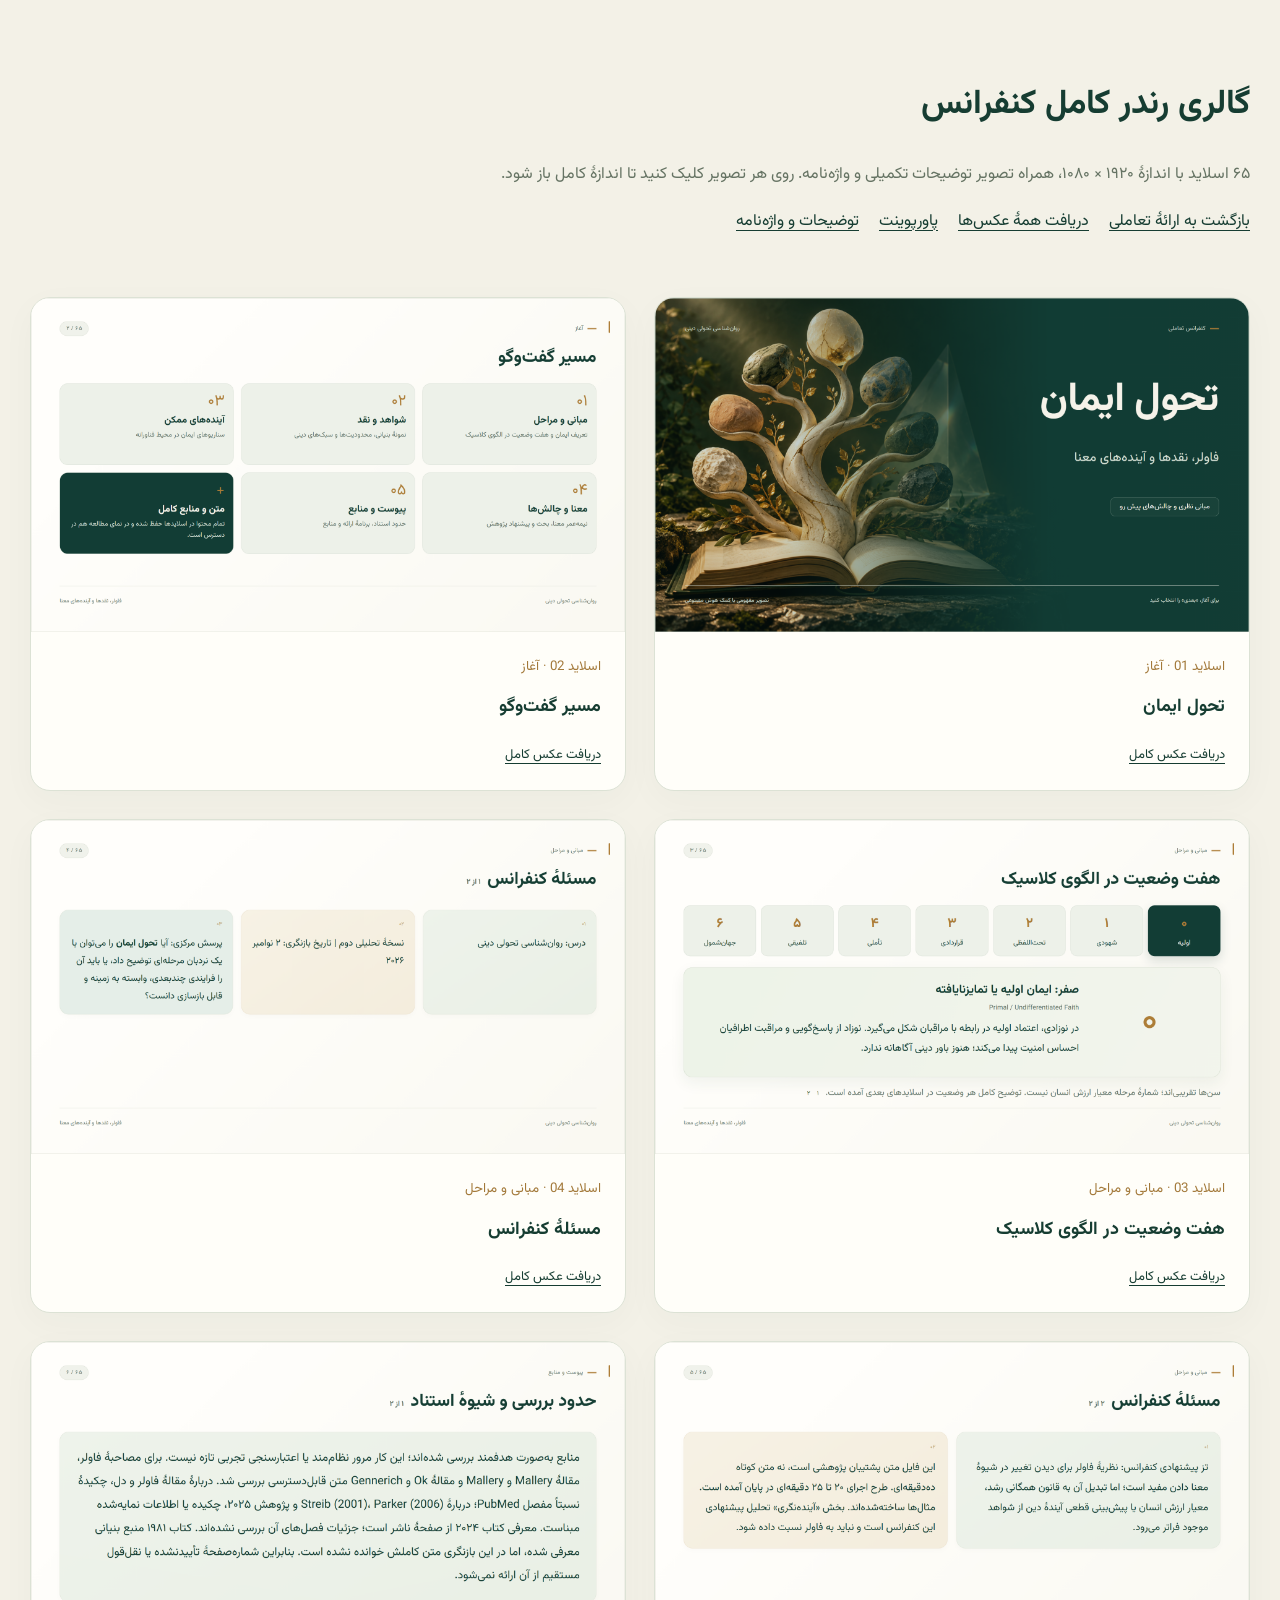
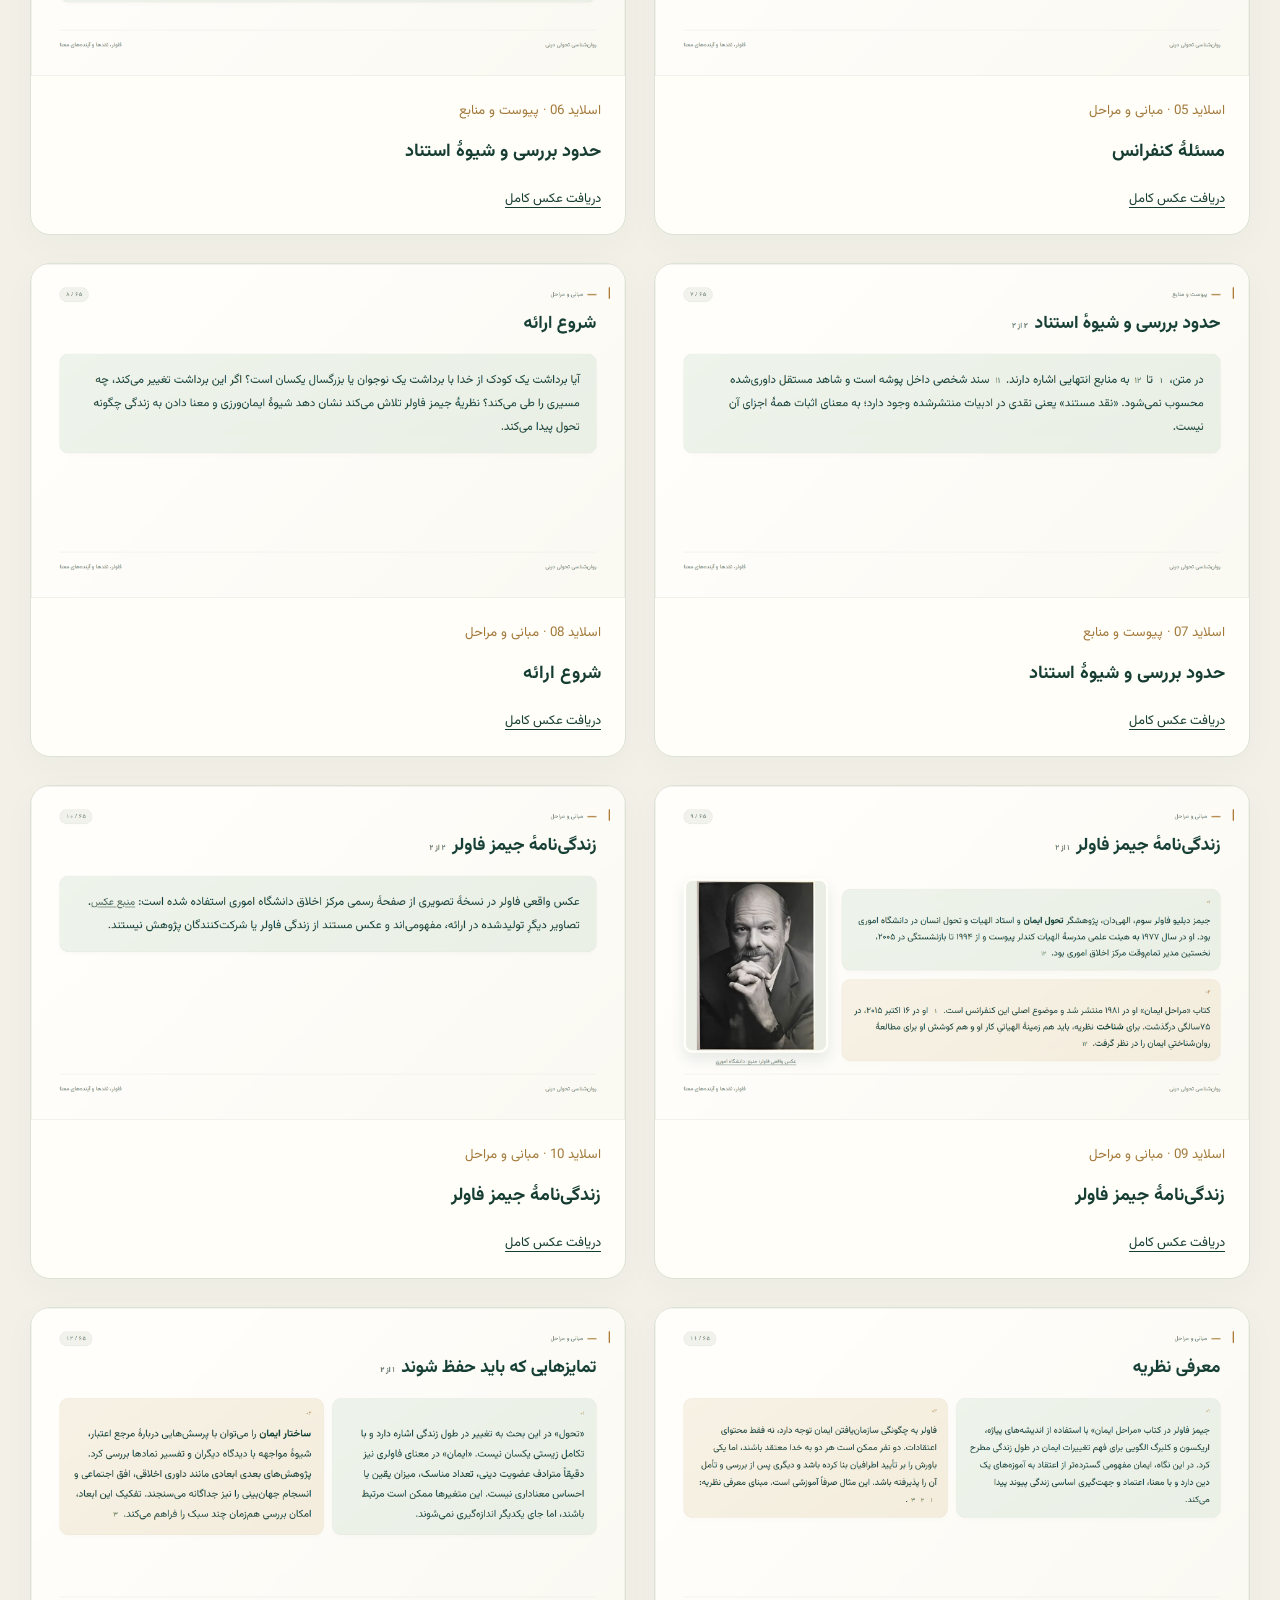
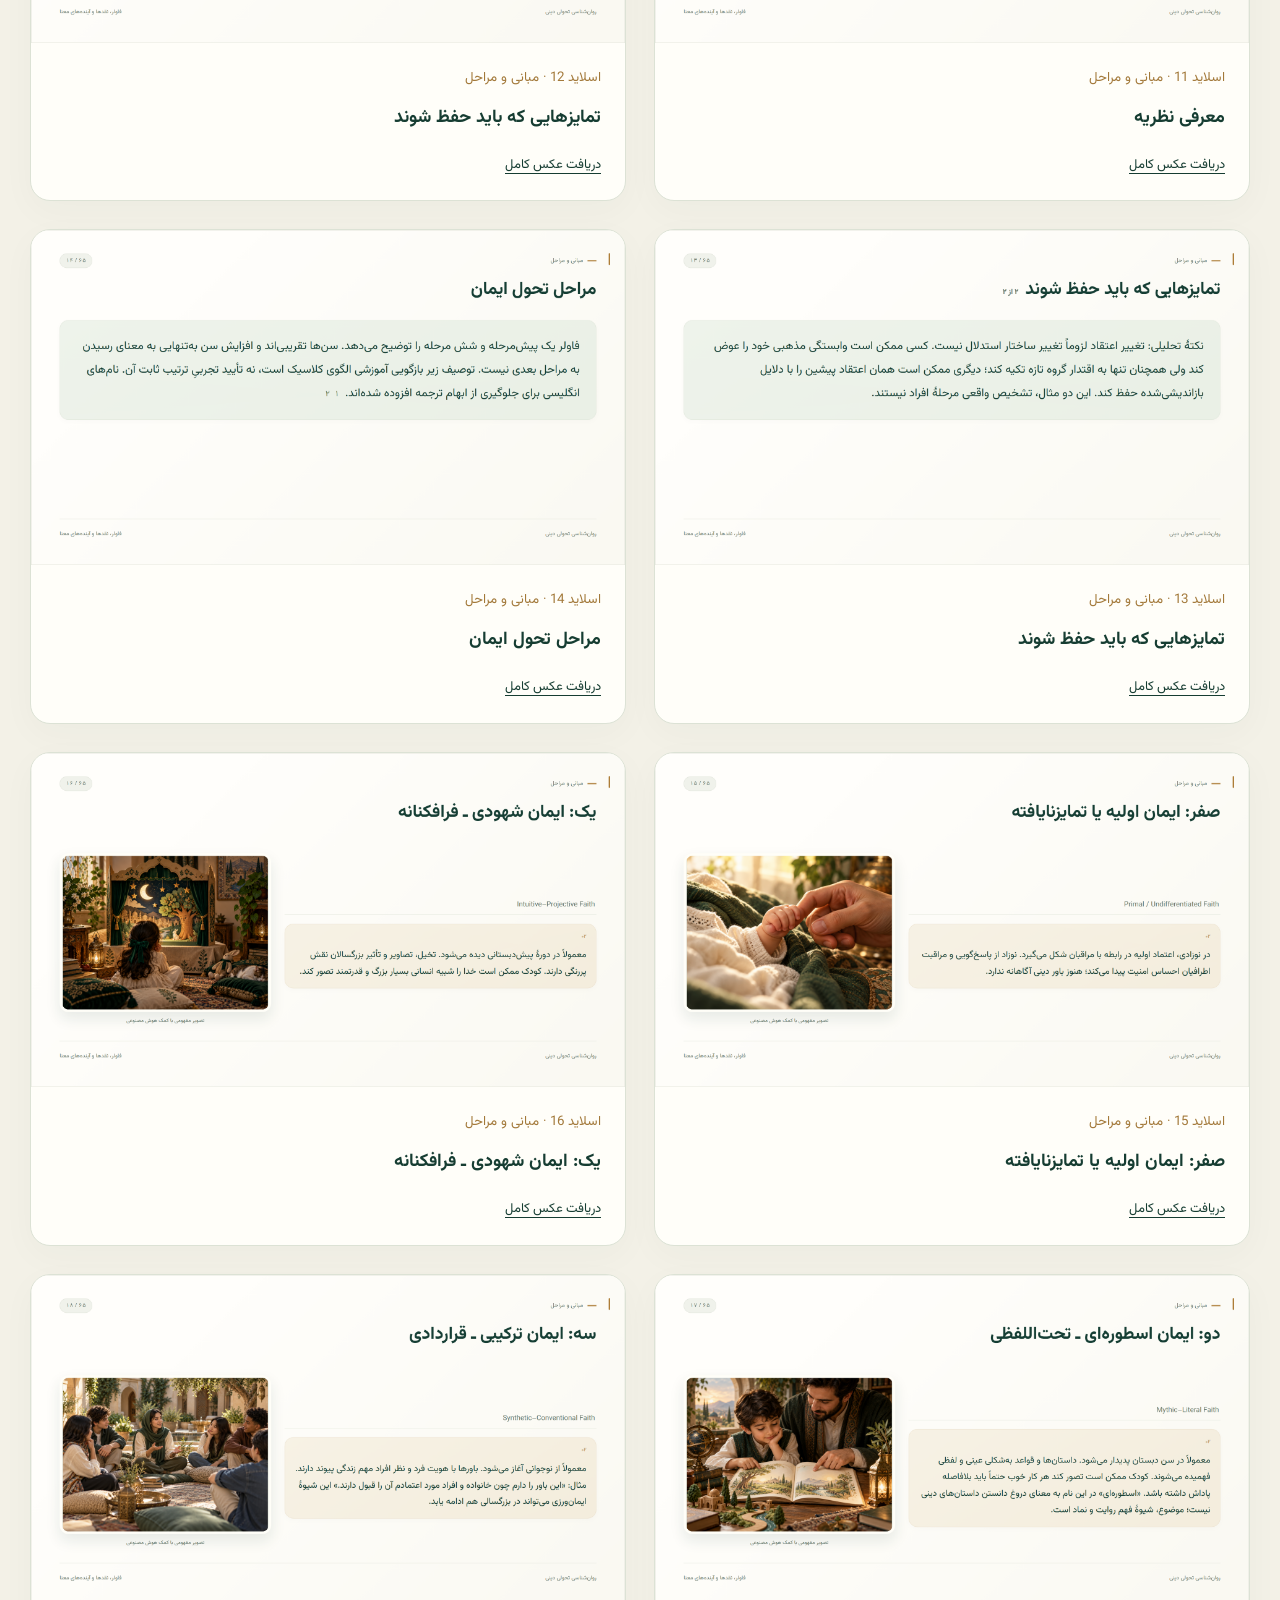
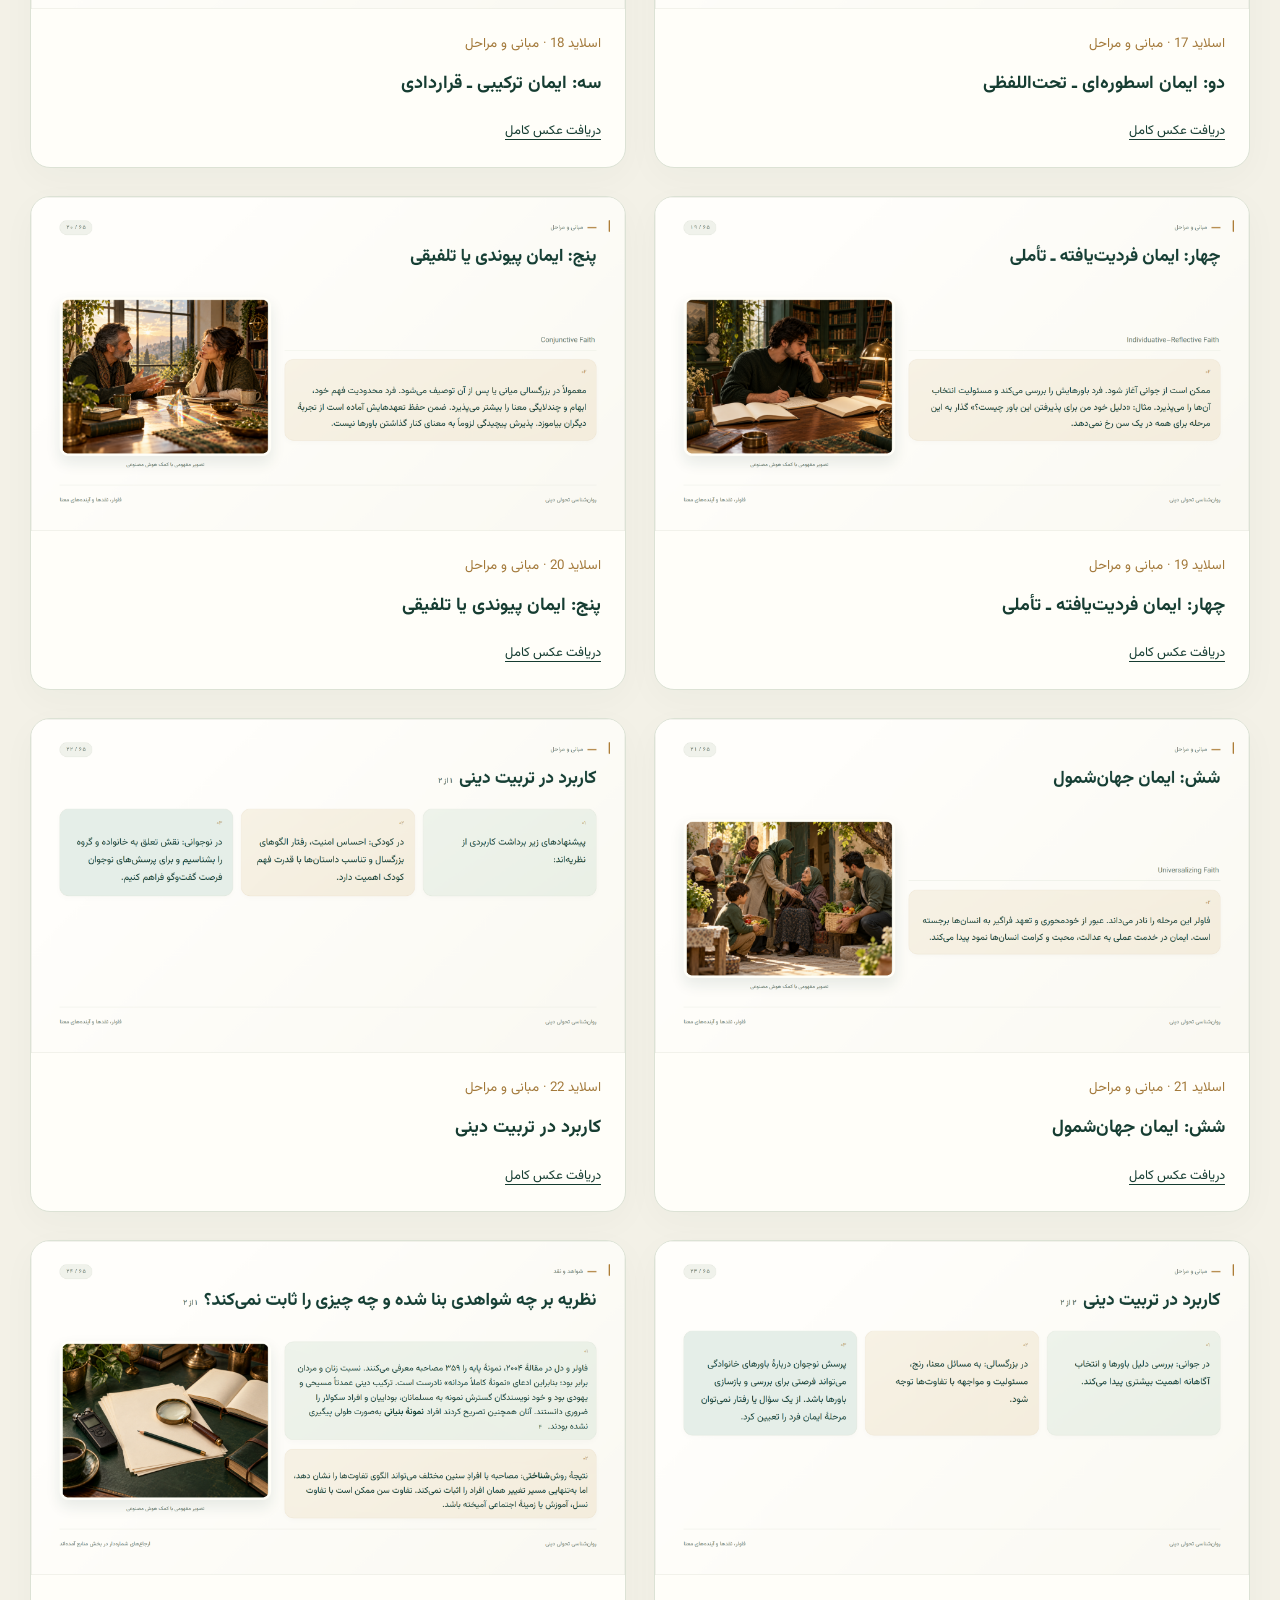
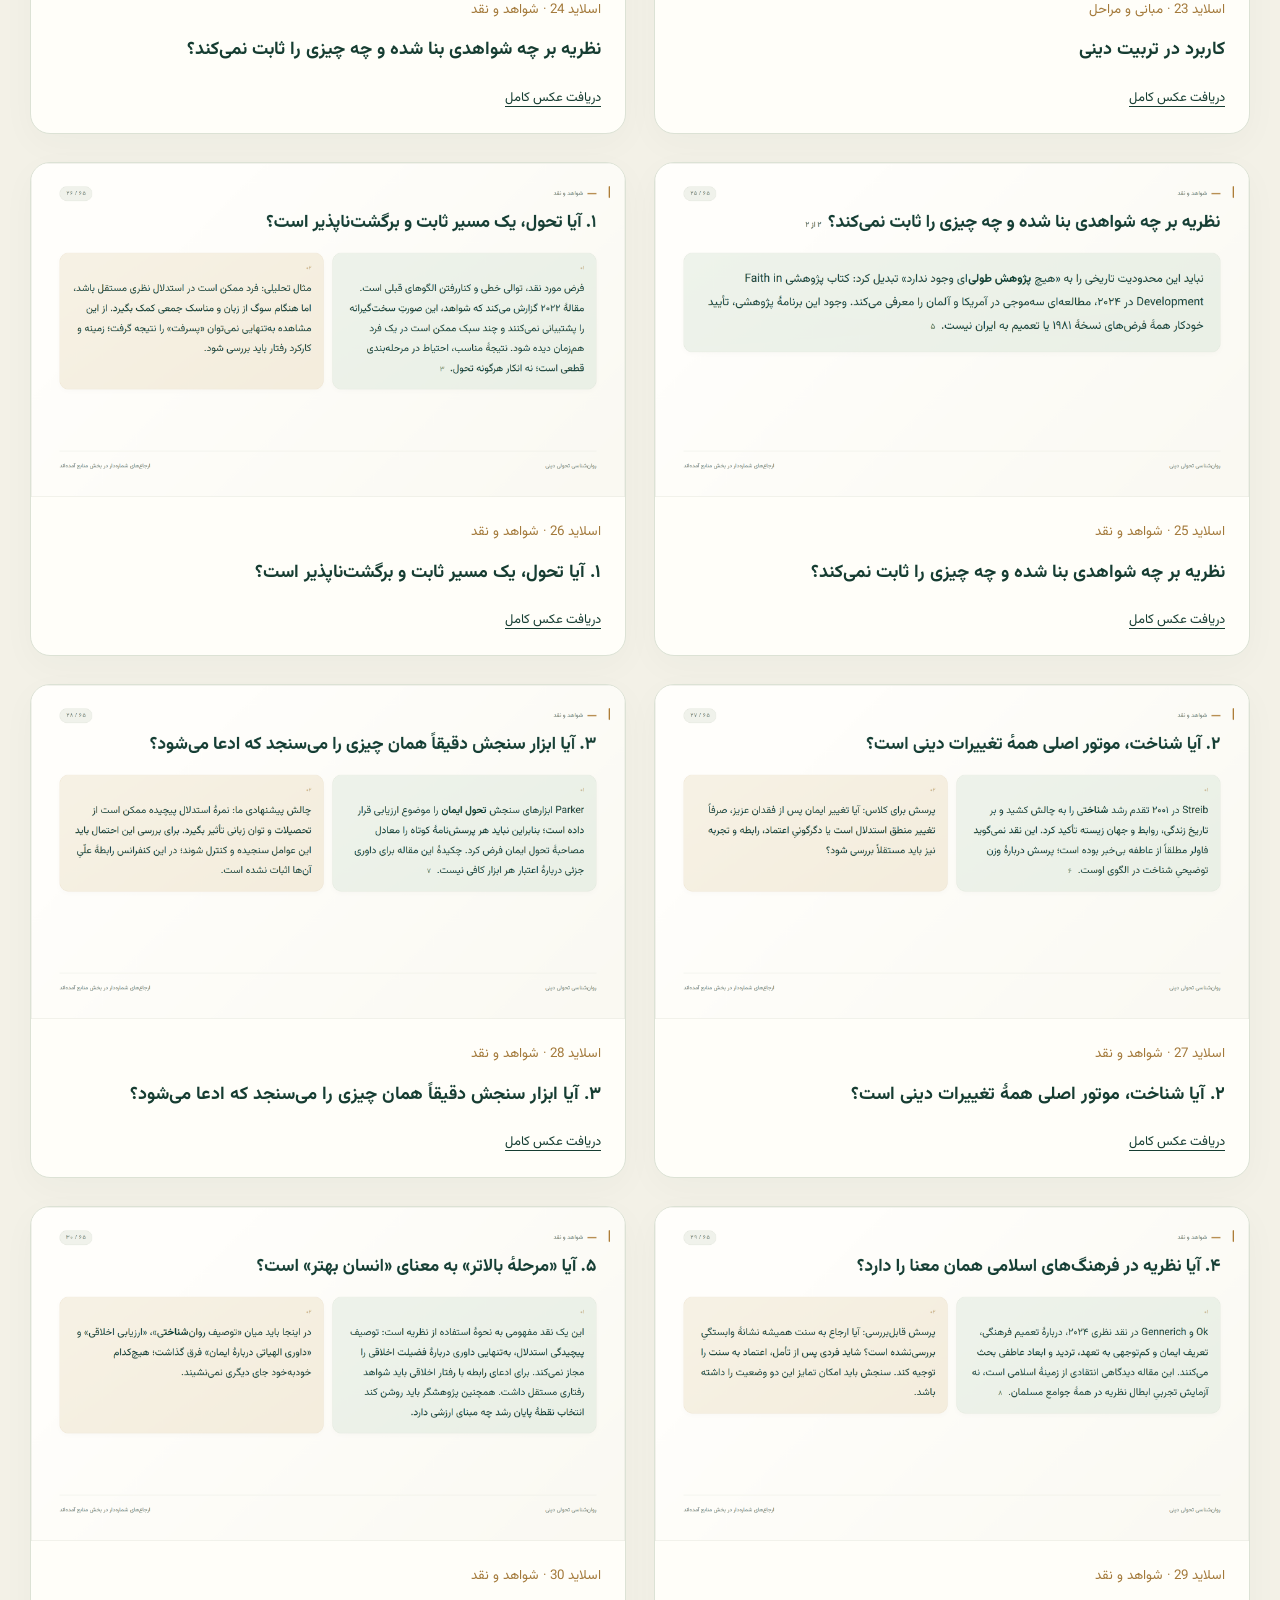
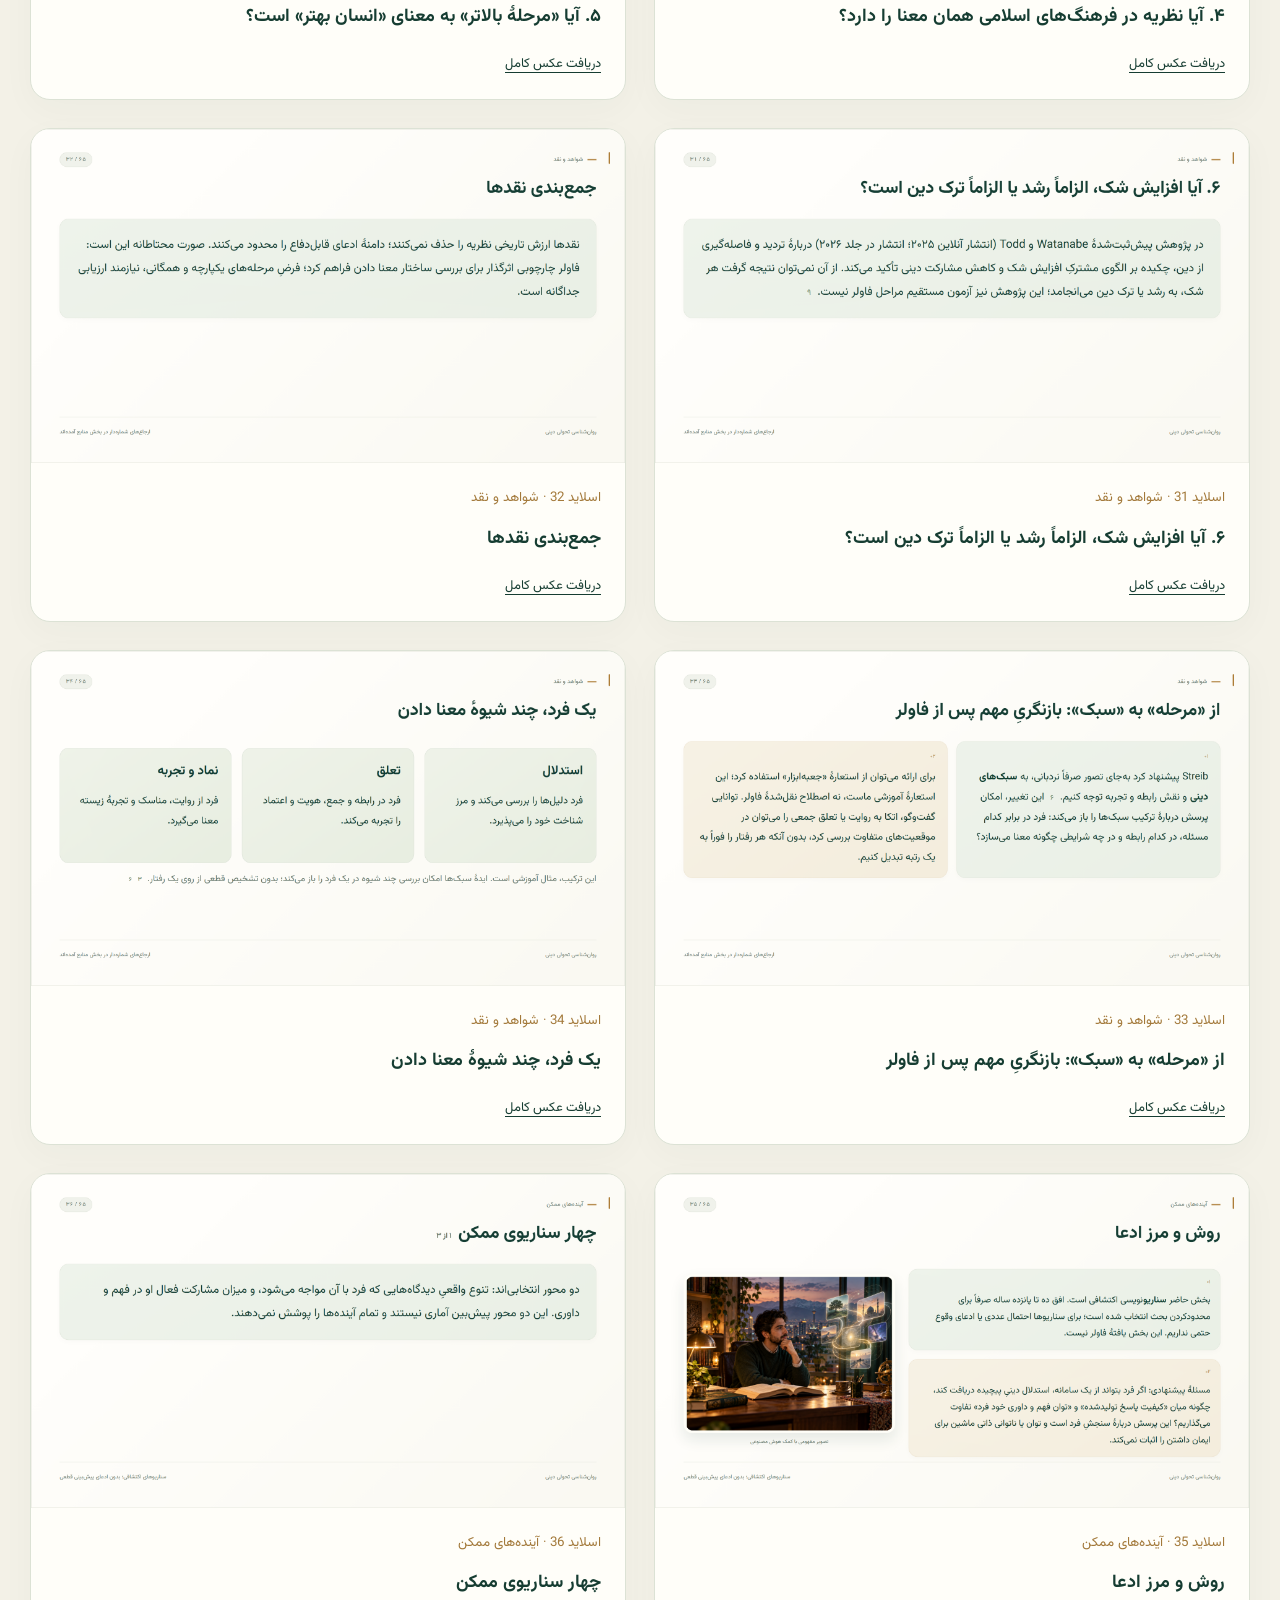
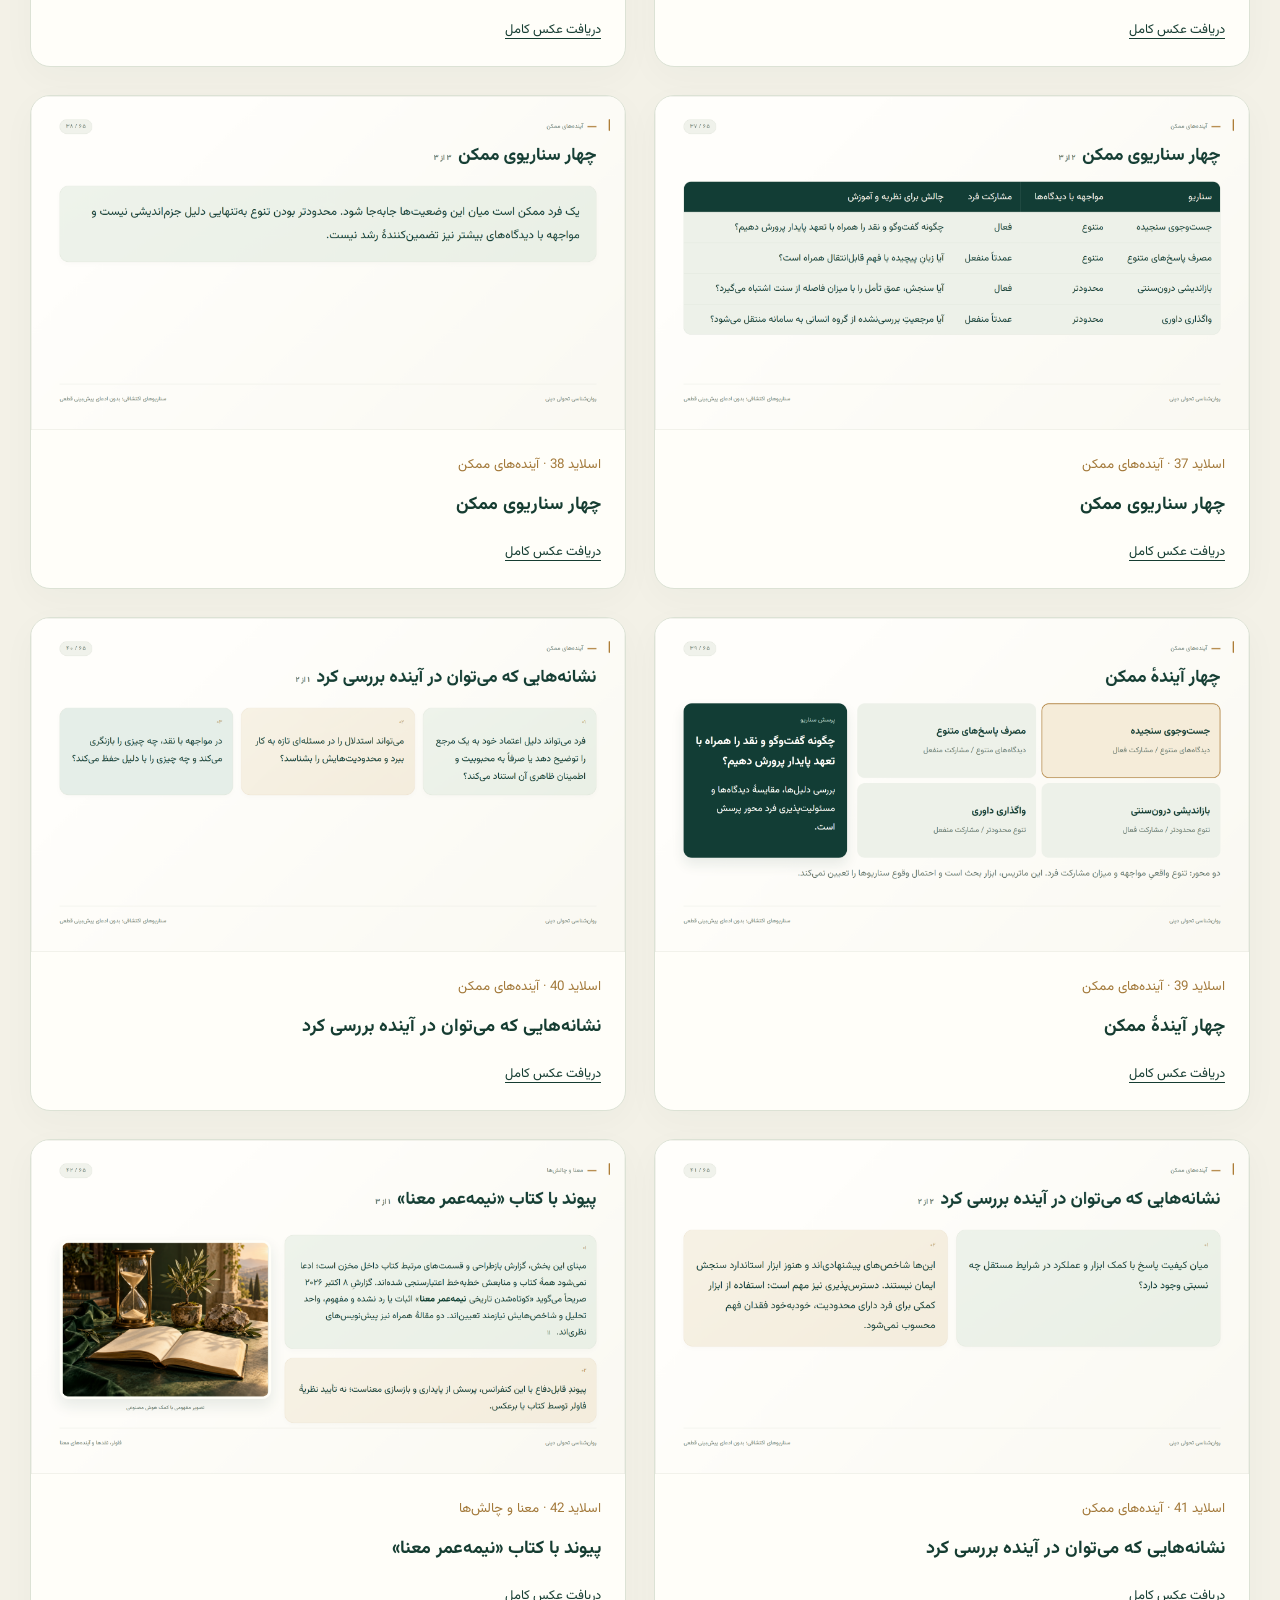
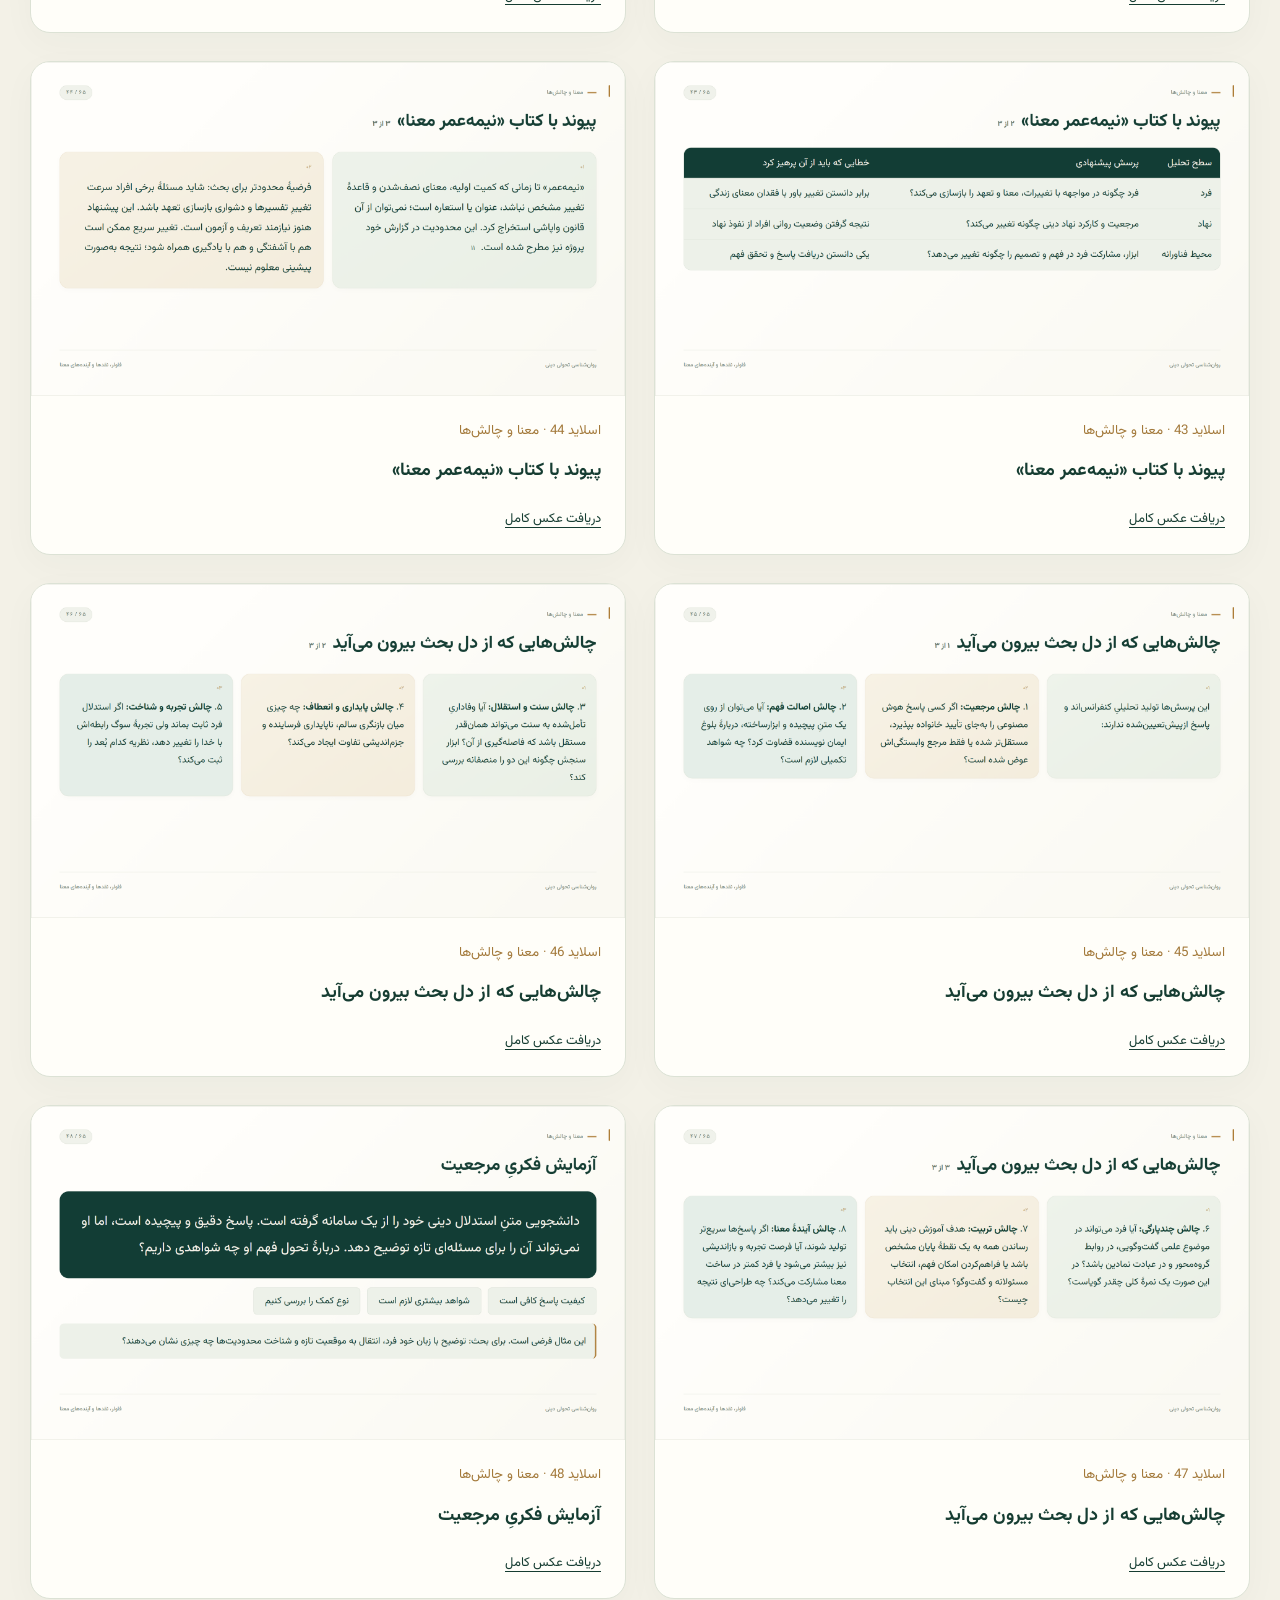
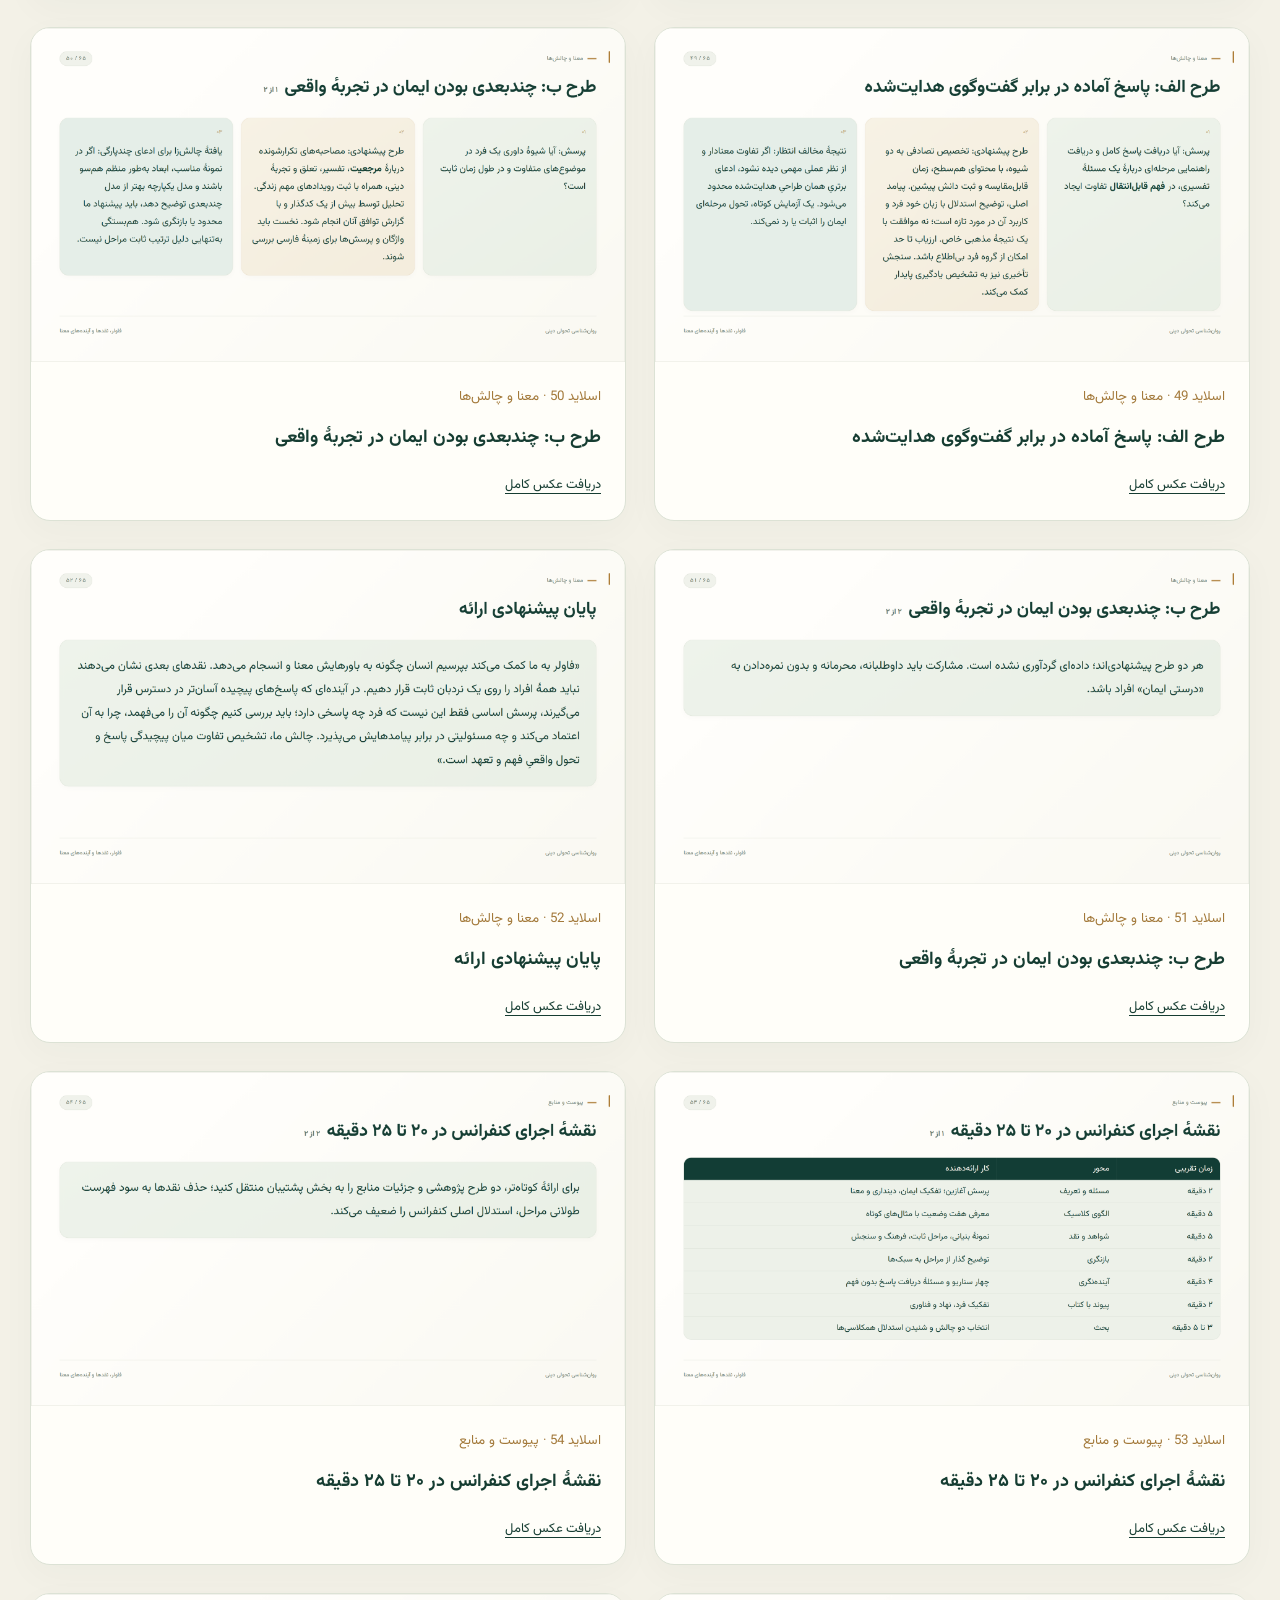
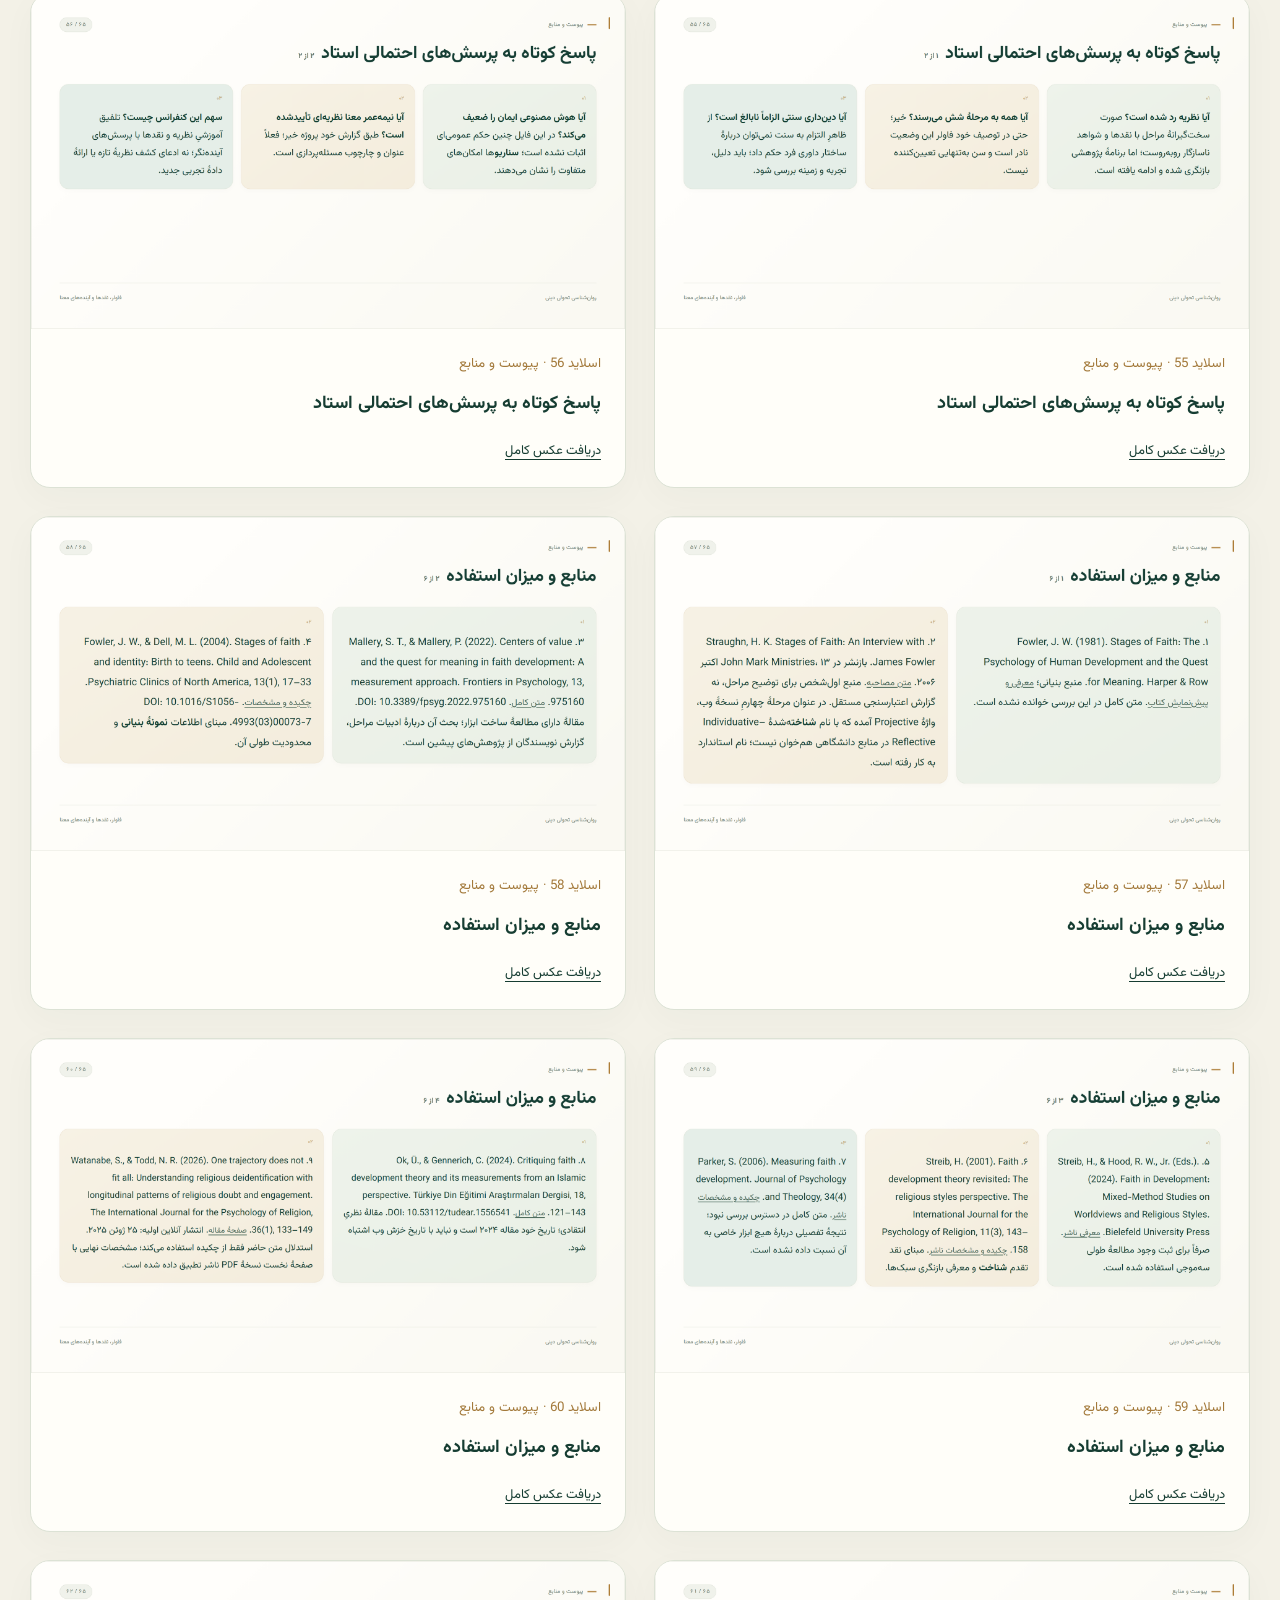
<file: render-gallery.html>
<!doctype html><html lang="fa" dir="rtl"><head><meta charset="utf-8"><meta name="viewport" content="width=device-width,initial-scale=1"><title>گالری رندر کامل اسلایدهای فاولر</title><link rel="stylesheet" href="assets/fonts.css"><style>*{box-sizing:border-box}body{margin:0;background:#f3f1e7;color:#163d32;font-family:Vazir,Tahoma,sans-serif;line-height:1.9}header,main{max-width:1500px;margin:auto;padding:30px}header{padding-top:50px}h1{font-size:34px}p{color:#657363}a{color:inherit;text-underline-offset:5px}nav{display:flex;gap:20px;flex-wrap:wrap}.grid{display:grid;grid-template-columns:repeat(2,minmax(0,1fr));gap:28px}article{background:#fffef9;border:1px solid #dce2d5;border-radius:20px;overflow:hidden;box-shadow:0 10px 35px #173e3208}article img{width:100%;height:auto;display:block;object-fit:contain}article div{padding:20px 24px}h2{font-size:18px;margin:8px 0 15px}small{color:#a3793a}article a{font-size:13px}section>h2{font-size:27px;margin-top:45px}@media(max-width:750px){.grid{grid-template-columns:1fr}header,main{padding:20px}h1{font-size:26px}}</style></head><body><header><h1>گالری رندر کامل کنفرانس</h1><p>۶۵ اسلاید با اندازهٔ ۱۹۲۰ × ۱۰۸۰، همراه تصویر توضیحات تکمیلی و واژه‌نامه. روی هر تصویر کلیک کنید تا اندازهٔ کامل باز شود.</p><nav><a href="index.html">بازگشت به ارائهٔ تعاملی</a><a href="slide-images.zip" download>دریافت همهٔ عکس‌ها</a><a href="fowler-conference.pptx" download>پاورپوینت</a><a href="#extras">توضیحات و واژه‌نامه</a></nav></header><main><div class="grid"><article><a href="renders/slide-01.png" target="_blank"><img loading="lazy" src="renders/slide-01.png" width="1920" height="1080" alt="تحول ایمان"></a><div><small>اسلاید 01 · آغاز</small><h2>تحول ایمان</h2><a href="renders/slide-01.png" download>دریافت عکس کامل</a></div></article><article><a href="renders/slide-02.png" target="_blank"><img loading="lazy" src="renders/slide-02.png" width="1920" height="1080" alt="مسیر گفت‌وگو"></a><div><small>اسلاید 02 · آغاز</small><h2>مسیر گفت‌وگو</h2><a href="renders/slide-02.png" download>دریافت عکس کامل</a></div></article><article><a href="renders/slide-03.png" target="_blank"><img loading="lazy" src="renders/slide-03.png" width="1920" height="1080" alt="هفت وضعیت در الگوی کلاسیک"></a><div><small>اسلاید 03 · مبانی و مراحل</small><h2>هفت وضعیت در الگوی کلاسیک</h2><a href="renders/slide-03.png" download>دریافت عکس کامل</a></div></article><article><a href="renders/slide-04.png" target="_blank"><img loading="lazy" src="renders/slide-04.png" width="1920" height="1080" alt="مسئلهٔ کنفرانس"></a><div><small>اسلاید 04 · مبانی و مراحل</small><h2>مسئلهٔ کنفرانس</h2><a href="renders/slide-04.png" download>دریافت عکس کامل</a></div></article><article><a href="renders/slide-05.png" target="_blank"><img loading="lazy" src="renders/slide-05.png" width="1920" height="1080" alt="مسئلهٔ کنفرانس"></a><div><small>اسلاید 05 · مبانی و مراحل</small><h2>مسئلهٔ کنفرانس</h2><a href="renders/slide-05.png" download>دریافت عکس کامل</a></div></article><article><a href="renders/slide-06.png" target="_blank"><img loading="lazy" src="renders/slide-06.png" width="1920" height="1080" alt="حدود بررسی و شیوهٔ استناد"></a><div><small>اسلاید 06 · پیوست و منابع</small><h2>حدود بررسی و شیوهٔ استناد</h2><a href="renders/slide-06.png" download>دریافت عکس کامل</a></div></article><article><a href="renders/slide-07.png" target="_blank"><img loading="lazy" src="renders/slide-07.png" width="1920" height="1080" alt="حدود بررسی و شیوهٔ استناد"></a><div><small>اسلاید 07 · پیوست و منابع</small><h2>حدود بررسی و شیوهٔ استناد</h2><a href="renders/slide-07.png" download>دریافت عکس کامل</a></div></article><article><a href="renders/slide-08.png" target="_blank"><img loading="lazy" src="renders/slide-08.png" width="1920" height="1080" alt="شروع ارائه"></a><div><small>اسلاید 08 · مبانی و مراحل</small><h2>شروع ارائه</h2><a href="renders/slide-08.png" download>دریافت عکس کامل</a></div></article><article><a href="renders/slide-09.png" target="_blank"><img loading="lazy" src="renders/slide-09.png" width="1920" height="1080" alt="زندگی‌نامهٔ جیمز فاولر"></a><div><small>اسلاید 09 · مبانی و مراحل</small><h2>زندگی‌نامهٔ جیمز فاولر</h2><a href="renders/slide-09.png" download>دریافت عکس کامل</a></div></article><article><a href="renders/slide-10.png" target="_blank"><img loading="lazy" src="renders/slide-10.png" width="1920" height="1080" alt="زندگی‌نامهٔ جیمز فاولر"></a><div><small>اسلاید 10 · مبانی و مراحل</small><h2>زندگی‌نامهٔ جیمز فاولر</h2><a href="renders/slide-10.png" download>دریافت عکس کامل</a></div></article><article><a href="renders/slide-11.png" target="_blank"><img loading="lazy" src="renders/slide-11.png" width="1920" height="1080" alt="معرفی نظریه"></a><div><small>اسلاید 11 · مبانی و مراحل</small><h2>معرفی نظریه</h2><a href="renders/slide-11.png" download>دریافت عکس کامل</a></div></article><article><a href="renders/slide-12.png" target="_blank"><img loading="lazy" src="renders/slide-12.png" width="1920" height="1080" alt="تمایزهایی که باید حفظ شوند"></a><div><small>اسلاید 12 · مبانی و مراحل</small><h2>تمایزهایی که باید حفظ شوند</h2><a href="renders/slide-12.png" download>دریافت عکس کامل</a></div></article><article><a href="renders/slide-13.png" target="_blank"><img loading="lazy" src="renders/slide-13.png" width="1920" height="1080" alt="تمایزهایی که باید حفظ شوند"></a><div><small>اسلاید 13 · مبانی و مراحل</small><h2>تمایزهایی که باید حفظ شوند</h2><a href="renders/slide-13.png" download>دریافت عکس کامل</a></div></article><article><a href="renders/slide-14.png" target="_blank"><img loading="lazy" src="renders/slide-14.png" width="1920" height="1080" alt="مراحل تحول ایمان"></a><div><small>اسلاید 14 · مبانی و مراحل</small><h2>مراحل تحول ایمان</h2><a href="renders/slide-14.png" download>دریافت عکس کامل</a></div></article><article><a href="renders/slide-15.png" target="_blank"><img loading="lazy" src="renders/slide-15.png" width="1920" height="1080" alt="صفر: ایمان اولیه یا تمایزنایافته"></a><div><small>اسلاید 15 · مبانی و مراحل</small><h2>صفر: ایمان اولیه یا تمایزنایافته</h2><a href="renders/slide-15.png" download>دریافت عکس کامل</a></div></article><article><a href="renders/slide-16.png" target="_blank"><img loading="lazy" src="renders/slide-16.png" width="1920" height="1080" alt="یک: ایمان شهودی ـ فرافکنانه"></a><div><small>اسلاید 16 · مبانی و مراحل</small><h2>یک: ایمان شهودی ـ فرافکنانه</h2><a href="renders/slide-16.png" download>دریافت عکس کامل</a></div></article><article><a href="renders/slide-17.png" target="_blank"><img loading="lazy" src="renders/slide-17.png" width="1920" height="1080" alt="دو: ایمان اسطوره‌ای ـ تحت‌اللفظی"></a><div><small>اسلاید 17 · مبانی و مراحل</small><h2>دو: ایمان اسطوره‌ای ـ تحت‌اللفظی</h2><a href="renders/slide-17.png" download>دریافت عکس کامل</a></div></article><article><a href="renders/slide-18.png" target="_blank"><img loading="lazy" src="renders/slide-18.png" width="1920" height="1080" alt="سه: ایمان ترکیبی ـ قراردادی"></a><div><small>اسلاید 18 · مبانی و مراحل</small><h2>سه: ایمان ترکیبی ـ قراردادی</h2><a href="renders/slide-18.png" download>دریافت عکس کامل</a></div></article><article><a href="renders/slide-19.png" target="_blank"><img loading="lazy" src="renders/slide-19.png" width="1920" height="1080" alt="چهار: ایمان فردیت‌یافته ـ تأملی"></a><div><small>اسلاید 19 · مبانی و مراحل</small><h2>چهار: ایمان فردیت‌یافته ـ تأملی</h2><a href="renders/slide-19.png" download>دریافت عکس کامل</a></div></article><article><a href="renders/slide-20.png" target="_blank"><img loading="lazy" src="renders/slide-20.png" width="1920" height="1080" alt="پنج: ایمان پیوندی یا تلفیقی"></a><div><small>اسلاید 20 · مبانی و مراحل</small><h2>پنج: ایمان پیوندی یا تلفیقی</h2><a href="renders/slide-20.png" download>دریافت عکس کامل</a></div></article><article><a href="renders/slide-21.png" target="_blank"><img loading="lazy" src="renders/slide-21.png" width="1920" height="1080" alt="شش: ایمان جهان‌شمول"></a><div><small>اسلاید 21 · مبانی و مراحل</small><h2>شش: ایمان جهان‌شمول</h2><a href="renders/slide-21.png" download>دریافت عکس کامل</a></div></article><article><a href="renders/slide-22.png" target="_blank"><img loading="lazy" src="renders/slide-22.png" width="1920" height="1080" alt="کاربرد در تربیت دینی"></a><div><small>اسلاید 22 · مبانی و مراحل</small><h2>کاربرد در تربیت دینی</h2><a href="renders/slide-22.png" download>دریافت عکس کامل</a></div></article><article><a href="renders/slide-23.png" target="_blank"><img loading="lazy" src="renders/slide-23.png" width="1920" height="1080" alt="کاربرد در تربیت دینی"></a><div><small>اسلاید 23 · مبانی و مراحل</small><h2>کاربرد در تربیت دینی</h2><a href="renders/slide-23.png" download>دریافت عکس کامل</a></div></article><article><a href="renders/slide-24.png" target="_blank"><img loading="lazy" src="renders/slide-24.png" width="1920" height="1080" alt="نظریه بر چه شواهدی بنا شده و چه چیزی را ثابت نمی‌کند؟"></a><div><small>اسلاید 24 · شواهد و نقد</small><h2>نظریه بر چه شواهدی بنا شده و چه چیزی را ثابت نمی‌کند؟</h2><a href="renders/slide-24.png" download>دریافت عکس کامل</a></div></article><article><a href="renders/slide-25.png" target="_blank"><img loading="lazy" src="renders/slide-25.png" width="1920" height="1080" alt="نظریه بر چه شواهدی بنا شده و چه چیزی را ثابت نمی‌کند؟"></a><div><small>اسلاید 25 · شواهد و نقد</small><h2>نظریه بر چه شواهدی بنا شده و چه چیزی را ثابت نمی‌کند؟</h2><a href="renders/slide-25.png" download>دریافت عکس کامل</a></div></article><article><a href="renders/slide-26.png" target="_blank"><img loading="lazy" src="renders/slide-26.png" width="1920" height="1080" alt="۱. آیا تحول، یک مسیر ثابت و برگشت‌ناپذیر است؟"></a><div><small>اسلاید 26 · شواهد و نقد</small><h2>۱. آیا تحول، یک مسیر ثابت و برگشت‌ناپذیر است؟</h2><a href="renders/slide-26.png" download>دریافت عکس کامل</a></div></article><article><a href="renders/slide-27.png" target="_blank"><img loading="lazy" src="renders/slide-27.png" width="1920" height="1080" alt="۲. آیا شناخت، موتور اصلی همهٔ تغییرات دینی است؟"></a><div><small>اسلاید 27 · شواهد و نقد</small><h2>۲. آیا شناخت، موتور اصلی همهٔ تغییرات دینی است؟</h2><a href="renders/slide-27.png" download>دریافت عکس کامل</a></div></article><article><a href="renders/slide-28.png" target="_blank"><img loading="lazy" src="renders/slide-28.png" width="1920" height="1080" alt="۳. آیا ابزار سنجش دقیقاً همان چیزی را می‌سنجد که ادعا می‌شود؟"></a><div><small>اسلاید 28 · شواهد و نقد</small><h2>۳. آیا ابزار سنجش دقیقاً همان چیزی را می‌سنجد که ادعا می‌شود؟</h2><a href="renders/slide-28.png" download>دریافت عکس کامل</a></div></article><article><a href="renders/slide-29.png" target="_blank"><img loading="lazy" src="renders/slide-29.png" width="1920" height="1080" alt="۴. آیا نظریه در فرهنگ‌های اسلامی همان معنا را دارد؟"></a><div><small>اسلاید 29 · شواهد و نقد</small><h2>۴. آیا نظریه در فرهنگ‌های اسلامی همان معنا را دارد؟</h2><a href="renders/slide-29.png" download>دریافت عکس کامل</a></div></article><article><a href="renders/slide-30.png" target="_blank"><img loading="lazy" src="renders/slide-30.png" width="1920" height="1080" alt="۵. آیا «مرحلهٔ بالاتر» به معنای «انسان بهتر» است؟"></a><div><small>اسلاید 30 · شواهد و نقد</small><h2>۵. آیا «مرحلهٔ بالاتر» به معنای «انسان بهتر» است؟</h2><a href="renders/slide-30.png" download>دریافت عکس کامل</a></div></article><article><a href="renders/slide-31.png" target="_blank"><img loading="lazy" src="renders/slide-31.png" width="1920" height="1080" alt="۶. آیا افزایش شک، الزاماً رشد یا الزاماً ترک دین است؟"></a><div><small>اسلاید 31 · شواهد و نقد</small><h2>۶. آیا افزایش شک، الزاماً رشد یا الزاماً ترک دین است؟</h2><a href="renders/slide-31.png" download>دریافت عکس کامل</a></div></article><article><a href="renders/slide-32.png" target="_blank"><img loading="lazy" src="renders/slide-32.png" width="1920" height="1080" alt="جمع‌بندی نقدها"></a><div><small>اسلاید 32 · شواهد و نقد</small><h2>جمع‌بندی نقدها</h2><a href="renders/slide-32.png" download>دریافت عکس کامل</a></div></article><article><a href="renders/slide-33.png" target="_blank"><img loading="lazy" src="renders/slide-33.png" width="1920" height="1080" alt="از «مرحله» به «سبک»: بازنگریِ مهم پس از فاولر"></a><div><small>اسلاید 33 · شواهد و نقد</small><h2>از «مرحله» به «سبک»: بازنگریِ مهم پس از فاولر</h2><a href="renders/slide-33.png" download>دریافت عکس کامل</a></div></article><article><a href="renders/slide-34.png" target="_blank"><img loading="lazy" src="renders/slide-34.png" width="1920" height="1080" alt="یک فرد، چند شیوهٔ معنا دادن"></a><div><small>اسلاید 34 · شواهد و نقد</small><h2>یک فرد، چند شیوهٔ معنا دادن</h2><a href="renders/slide-34.png" download>دریافت عکس کامل</a></div></article><article><a href="renders/slide-35.png" target="_blank"><img loading="lazy" src="renders/slide-35.png" width="1920" height="1080" alt="روش و مرز ادعا"></a><div><small>اسلاید 35 · آینده‌های ممکن</small><h2>روش و مرز ادعا</h2><a href="renders/slide-35.png" download>دریافت عکس کامل</a></div></article><article><a href="renders/slide-36.png" target="_blank"><img loading="lazy" src="renders/slide-36.png" width="1920" height="1080" alt="چهار سناریوی ممکن"></a><div><small>اسلاید 36 · آینده‌های ممکن</small><h2>چهار سناریوی ممکن</h2><a href="renders/slide-36.png" download>دریافت عکس کامل</a></div></article><article><a href="renders/slide-37.png" target="_blank"><img loading="lazy" src="renders/slide-37.png" width="1920" height="1080" alt="چهار سناریوی ممکن"></a><div><small>اسلاید 37 · آینده‌های ممکن</small><h2>چهار سناریوی ممکن</h2><a href="renders/slide-37.png" download>دریافت عکس کامل</a></div></article><article><a href="renders/slide-38.png" target="_blank"><img loading="lazy" src="renders/slide-38.png" width="1920" height="1080" alt="چهار سناریوی ممکن"></a><div><small>اسلاید 38 · آینده‌های ممکن</small><h2>چهار سناریوی ممکن</h2><a href="renders/slide-38.png" download>دریافت عکس کامل</a></div></article><article><a href="renders/slide-39.png" target="_blank"><img loading="lazy" src="renders/slide-39.png" width="1920" height="1080" alt="چهار آیندهٔ ممکن"></a><div><small>اسلاید 39 · آینده‌های ممکن</small><h2>چهار آیندهٔ ممکن</h2><a href="renders/slide-39.png" download>دریافت عکس کامل</a></div></article><article><a href="renders/slide-40.png" target="_blank"><img loading="lazy" src="renders/slide-40.png" width="1920" height="1080" alt="نشانه‌هایی که می‌توان در آینده بررسی کرد"></a><div><small>اسلاید 40 · آینده‌های ممکن</small><h2>نشانه‌هایی که می‌توان در آینده بررسی کرد</h2><a href="renders/slide-40.png" download>دریافت عکس کامل</a></div></article><article><a href="renders/slide-41.png" target="_blank"><img loading="lazy" src="renders/slide-41.png" width="1920" height="1080" alt="نشانه‌هایی که می‌توان در آینده بررسی کرد"></a><div><small>اسلاید 41 · آینده‌های ممکن</small><h2>نشانه‌هایی که می‌توان در آینده بررسی کرد</h2><a href="renders/slide-41.png" download>دریافت عکس کامل</a></div></article><article><a href="renders/slide-42.png" target="_blank"><img loading="lazy" src="renders/slide-42.png" width="1920" height="1080" alt="پیوند با کتاب «نیمه‌عمر معنا»"></a><div><small>اسلاید 42 · معنا و چالش‌ها</small><h2>پیوند با کتاب «نیمه‌عمر معنا»</h2><a href="renders/slide-42.png" download>دریافت عکس کامل</a></div></article><article><a href="renders/slide-43.png" target="_blank"><img loading="lazy" src="renders/slide-43.png" width="1920" height="1080" alt="پیوند با کتاب «نیمه‌عمر معنا»"></a><div><small>اسلاید 43 · معنا و چالش‌ها</small><h2>پیوند با کتاب «نیمه‌عمر معنا»</h2><a href="renders/slide-43.png" download>دریافت عکس کامل</a></div></article><article><a href="renders/slide-44.png" target="_blank"><img loading="lazy" src="renders/slide-44.png" width="1920" height="1080" alt="پیوند با کتاب «نیمه‌عمر معنا»"></a><div><small>اسلاید 44 · معنا و چالش‌ها</small><h2>پیوند با کتاب «نیمه‌عمر معنا»</h2><a href="renders/slide-44.png" download>دریافت عکس کامل</a></div></article><article><a href="renders/slide-45.png" target="_blank"><img loading="lazy" src="renders/slide-45.png" width="1920" height="1080" alt="چالش‌هایی که از دل بحث بیرون می‌آید"></a><div><small>اسلاید 45 · معنا و چالش‌ها</small><h2>چالش‌هایی که از دل بحث بیرون می‌آید</h2><a href="renders/slide-45.png" download>دریافت عکس کامل</a></div></article><article><a href="renders/slide-46.png" target="_blank"><img loading="lazy" src="renders/slide-46.png" width="1920" height="1080" alt="چالش‌هایی که از دل بحث بیرون می‌آید"></a><div><small>اسلاید 46 · معنا و چالش‌ها</small><h2>چالش‌هایی که از دل بحث بیرون می‌آید</h2><a href="renders/slide-46.png" download>دریافت عکس کامل</a></div></article><article><a href="renders/slide-47.png" target="_blank"><img loading="lazy" src="renders/slide-47.png" width="1920" height="1080" alt="چالش‌هایی که از دل بحث بیرون می‌آید"></a><div><small>اسلاید 47 · معنا و چالش‌ها</small><h2>چالش‌هایی که از دل بحث بیرون می‌آید</h2><a href="renders/slide-47.png" download>دریافت عکس کامل</a></div></article><article><a href="renders/slide-48.png" target="_blank"><img loading="lazy" src="renders/slide-48.png" width="1920" height="1080" alt="آزمایش فکریِ مرجعیت"></a><div><small>اسلاید 48 · معنا و چالش‌ها</small><h2>آزمایش فکریِ مرجعیت</h2><a href="renders/slide-48.png" download>دریافت عکس کامل</a></div></article><article><a href="renders/slide-49.png" target="_blank"><img loading="lazy" src="renders/slide-49.png" width="1920" height="1080" alt="طرح الف: پاسخ آماده در برابر گفت‌وگوی هدایت‌شده"></a><div><small>اسلاید 49 · معنا و چالش‌ها</small><h2>طرح الف: پاسخ آماده در برابر گفت‌وگوی هدایت‌شده</h2><a href="renders/slide-49.png" download>دریافت عکس کامل</a></div></article><article><a href="renders/slide-50.png" target="_blank"><img loading="lazy" src="renders/slide-50.png" width="1920" height="1080" alt="طرح ب: چندبعدی بودن ایمان در تجربهٔ واقعی"></a><div><small>اسلاید 50 · معنا و چالش‌ها</small><h2>طرح ب: چندبعدی بودن ایمان در تجربهٔ واقعی</h2><a href="renders/slide-50.png" download>دریافت عکس کامل</a></div></article><article><a href="renders/slide-51.png" target="_blank"><img loading="lazy" src="renders/slide-51.png" width="1920" height="1080" alt="طرح ب: چندبعدی بودن ایمان در تجربهٔ واقعی"></a><div><small>اسلاید 51 · معنا و چالش‌ها</small><h2>طرح ب: چندبعدی بودن ایمان در تجربهٔ واقعی</h2><a href="renders/slide-51.png" download>دریافت عکس کامل</a></div></article><article><a href="renders/slide-52.png" target="_blank"><img loading="lazy" src="renders/slide-52.png" width="1920" height="1080" alt="پایان پیشنهادی ارائه"></a><div><small>اسلاید 52 · معنا و چالش‌ها</small><h2>پایان پیشنهادی ارائه</h2><a href="renders/slide-52.png" download>دریافت عکس کامل</a></div></article><article><a href="renders/slide-53.png" target="_blank"><img loading="lazy" src="renders/slide-53.png" width="1920" height="1080" alt="نقشهٔ اجرای کنفرانس در ۲۰ تا ۲۵ دقیقه"></a><div><small>اسلاید 53 · پیوست و منابع</small><h2>نقشهٔ اجرای کنفرانس در ۲۰ تا ۲۵ دقیقه</h2><a href="renders/slide-53.png" download>دریافت عکس کامل</a></div></article><article><a href="renders/slide-54.png" target="_blank"><img loading="lazy" src="renders/slide-54.png" width="1920" height="1080" alt="نقشهٔ اجرای کنفرانس در ۲۰ تا ۲۵ دقیقه"></a><div><small>اسلاید 54 · پیوست و منابع</small><h2>نقشهٔ اجرای کنفرانس در ۲۰ تا ۲۵ دقیقه</h2><a href="renders/slide-54.png" download>دریافت عکس کامل</a></div></article><article><a href="renders/slide-55.png" target="_blank"><img loading="lazy" src="renders/slide-55.png" width="1920" height="1080" alt="پاسخ کوتاه به پرسش‌های احتمالی استاد"></a><div><small>اسلاید 55 · پیوست و منابع</small><h2>پاسخ کوتاه به پرسش‌های احتمالی استاد</h2><a href="renders/slide-55.png" download>دریافت عکس کامل</a></div></article><article><a href="renders/slide-56.png" target="_blank"><img loading="lazy" src="renders/slide-56.png" width="1920" height="1080" alt="پاسخ کوتاه به پرسش‌های احتمالی استاد"></a><div><small>اسلاید 56 · پیوست و منابع</small><h2>پاسخ کوتاه به پرسش‌های احتمالی استاد</h2><a href="renders/slide-56.png" download>دریافت عکس کامل</a></div></article><article><a href="renders/slide-57.png" target="_blank"><img loading="lazy" src="renders/slide-57.png" width="1920" height="1080" alt="منابع و میزان استفاده"></a><div><small>اسلاید 57 · پیوست و منابع</small><h2>منابع و میزان استفاده</h2><a href="renders/slide-57.png" download>دریافت عکس کامل</a></div></article><article><a href="renders/slide-58.png" target="_blank"><img loading="lazy" src="renders/slide-58.png" width="1920" height="1080" alt="منابع و میزان استفاده"></a><div><small>اسلاید 58 · پیوست و منابع</small><h2>منابع و میزان استفاده</h2><a href="renders/slide-58.png" download>دریافت عکس کامل</a></div></article><article><a href="renders/slide-59.png" target="_blank"><img loading="lazy" src="renders/slide-59.png" width="1920" height="1080" alt="منابع و میزان استفاده"></a><div><small>اسلاید 59 · پیوست و منابع</small><h2>منابع و میزان استفاده</h2><a href="renders/slide-59.png" download>دریافت عکس کامل</a></div></article><article><a href="renders/slide-60.png" target="_blank"><img loading="lazy" src="renders/slide-60.png" width="1920" height="1080" alt="منابع و میزان استفاده"></a><div><small>اسلاید 60 · پیوست و منابع</small><h2>منابع و میزان استفاده</h2><a href="renders/slide-60.png" download>دریافت عکس کامل</a></div></article><article><a href="renders/slide-61.png" target="_blank"><img loading="lazy" src="renders/slide-61.png" width="1920" height="1080" alt="منابع و میزان استفاده"></a><div><small>اسلاید 61 · پیوست و منابع</small><h2>منابع و میزان استفاده</h2><a href="renders/slide-61.png" download>دریافت عکس کامل</a></div></article><article><a href="renders/slide-62.png" target="_blank"><img loading="lazy" src="renders/slide-62.png" width="1920" height="1080" alt="منابع و میزان استفاده"></a><div><small>اسلاید 62 · پیوست و منابع</small><h2>منابع و میزان استفاده</h2><a href="renders/slide-62.png" download>دریافت عکس کامل</a></div></article><article><a href="renders/slide-63.png" target="_blank"><img loading="lazy" src="renders/slide-63.png" width="1920" height="1080" alt="اصلاح‌های مهم نسبت به نسخهٔ اول"></a><div><small>اسلاید 63 · پیوست و منابع</small><h2>اصلاح‌های مهم نسبت به نسخهٔ اول</h2><a href="renders/slide-63.png" download>دریافت عکس کامل</a></div></article><article><a href="renders/slide-64.png" target="_blank"><img loading="lazy" src="renders/slide-64.png" width="1920" height="1080" alt="اصلاح‌های مهم نسبت به نسخهٔ اول"></a><div><small>اسلاید 64 · پیوست و منابع</small><h2>اصلاح‌های مهم نسبت به نسخهٔ اول</h2><a href="renders/slide-64.png" download>دریافت عکس کامل</a></div></article><article><a href="renders/slide-65.png" target="_blank"><img loading="lazy" src="renders/slide-65.png" width="1920" height="1080" alt="اصلاح‌های مهم نسبت به نسخهٔ اول"></a><div><small>اسلاید 65 · پیوست و منابع</small><h2>اصلاح‌های مهم نسبت به نسخهٔ اول</h2><a href="renders/slide-65.png" download>دریافت عکس کامل</a></div></article></div><section id="extras"><h2>توضیحات تکمیلی و واژه‌نامه</h2><div class="grid"><article><a href="renders-details/note-01.png" target="_blank"><img loading="lazy" src="renders-details/note-01.png" alt="آغاز"></a><div><h2>آغاز</h2><a href="renders-details/note-01.png" download>دریافت تصویر توضیح</a></div></article><article><a href="renders-details/note-02.png" target="_blank"><img loading="lazy" src="renders-details/note-02.png" alt="مبانی و مراحل"></a><div><h2>مبانی و مراحل</h2><a href="renders-details/note-02.png" download>دریافت تصویر توضیح</a></div></article><article><a href="renders-details/note-03.png" target="_blank"><img loading="lazy" src="renders-details/note-03.png" alt="پیوست و منابع"></a><div><h2>پیوست و منابع</h2><a href="renders-details/note-03.png" download>دریافت تصویر توضیح</a></div></article><article><a href="renders-details/note-04.png" target="_blank"><img loading="lazy" src="renders-details/note-04.png" alt="شواهد و نقد"></a><div><h2>شواهد و نقد</h2><a href="renders-details/note-04.png" download>دریافت تصویر توضیح</a></div></article><article><a href="renders-details/note-05.png" target="_blank"><img loading="lazy" src="renders-details/note-05.png" alt="آینده‌های ممکن"></a><div><h2>آینده‌های ممکن</h2><a href="renders-details/note-05.png" download>دریافت تصویر توضیح</a></div></article><article><a href="renders-details/note-06.png" target="_blank"><img loading="lazy" src="renders-details/note-06.png" alt="معنا و چالش‌ها"></a><div><h2>معنا و چالش‌ها</h2><a href="renders-details/note-06.png" download>دریافت تصویر توضیح</a></div></article><article><a href="renders-details/term-01.png" target="_blank"><img loading="lazy" src="renders-details/term-01.png" alt="تحول ایمان"></a><div><h2>تحول ایمان</h2><a href="renders-details/term-01.png" download>دریافت تصویر توضیح</a></div></article><article><a href="renders-details/term-02.png" target="_blank"><img loading="lazy" src="renders-details/term-02.png" alt="ساختار ایمان"></a><div><h2>ساختار ایمان</h2><a href="renders-details/term-02.png" download>دریافت تصویر توضیح</a></div></article><article><a href="renders-details/term-03.png" target="_blank"><img loading="lazy" src="renders-details/term-03.png" alt="سبک‌های دینی"></a><div><h2>سبک‌های دینی</h2><a href="renders-details/term-03.png" download>دریافت تصویر توضیح</a></div></article><article><a href="renders-details/term-04.png" target="_blank"><img loading="lazy" src="renders-details/term-04.png" alt="مرجعیت"></a><div><h2>مرجعیت</h2><a href="renders-details/term-04.png" download>دریافت تصویر توضیح</a></div></article><article><a href="renders-details/term-05.png" target="_blank"><img loading="lazy" src="renders-details/term-05.png" alt="نمونهٔ بنیانی"></a><div><h2>نمونهٔ بنیانی</h2><a href="renders-details/term-05.png" download>دریافت تصویر توضیح</a></div></article><article><a href="renders-details/term-06.png" target="_blank"><img loading="lazy" src="renders-details/term-06.png" alt="تحت‌اللفظی"></a><div><h2>تحت‌اللفظی</h2><a href="renders-details/term-06.png" download>دریافت تصویر توضیح</a></div></article><article><a href="renders-details/term-07.png" target="_blank"><img loading="lazy" src="renders-details/term-07.png" alt="جهان‌شمول"></a><div><h2>جهان‌شمول</h2><a href="renders-details/term-07.png" download>دریافت تصویر توضیح</a></div></article><article><a href="renders-details/term-08.png" target="_blank"><img loading="lazy" src="renders-details/term-08.png" alt="نیمه‌عمر معنا"></a><div><h2>نیمه‌عمر معنا</h2><a href="renders-details/term-08.png" download>دریافت تصویر توضیح</a></div></article><article><a href="renders-details/term-09.png" target="_blank"><img loading="lazy" src="renders-details/term-09.png" alt="فهم قابل‌انتقال"></a><div><h2>فهم قابل‌انتقال</h2><a href="renders-details/term-09.png" download>دریافت تصویر توضیح</a></div></article><article><a href="renders-details/term-10.png" target="_blank"><img loading="lazy" src="renders-details/term-10.png" alt="سناریو"></a><div><h2>سناریو</h2><a href="renders-details/term-10.png" download>دریافت تصویر توضیح</a></div></article><article><a href="renders-details/term-11.png" target="_blank"><img loading="lazy" src="renders-details/term-11.png" alt="پژوهش طولی"></a><div><h2>پژوهش طولی</h2><a href="renders-details/term-11.png" download>دریافت تصویر توضیح</a></div></article><article><a href="renders-details/term-12.png" target="_blank"><img loading="lazy" src="renders-details/term-12.png" alt="شناخت"></a><div><h2>شناخت</h2><a href="renders-details/term-12.png" download>دریافت تصویر توضیح</a></div></article></div></section></main></body></html>
</file>
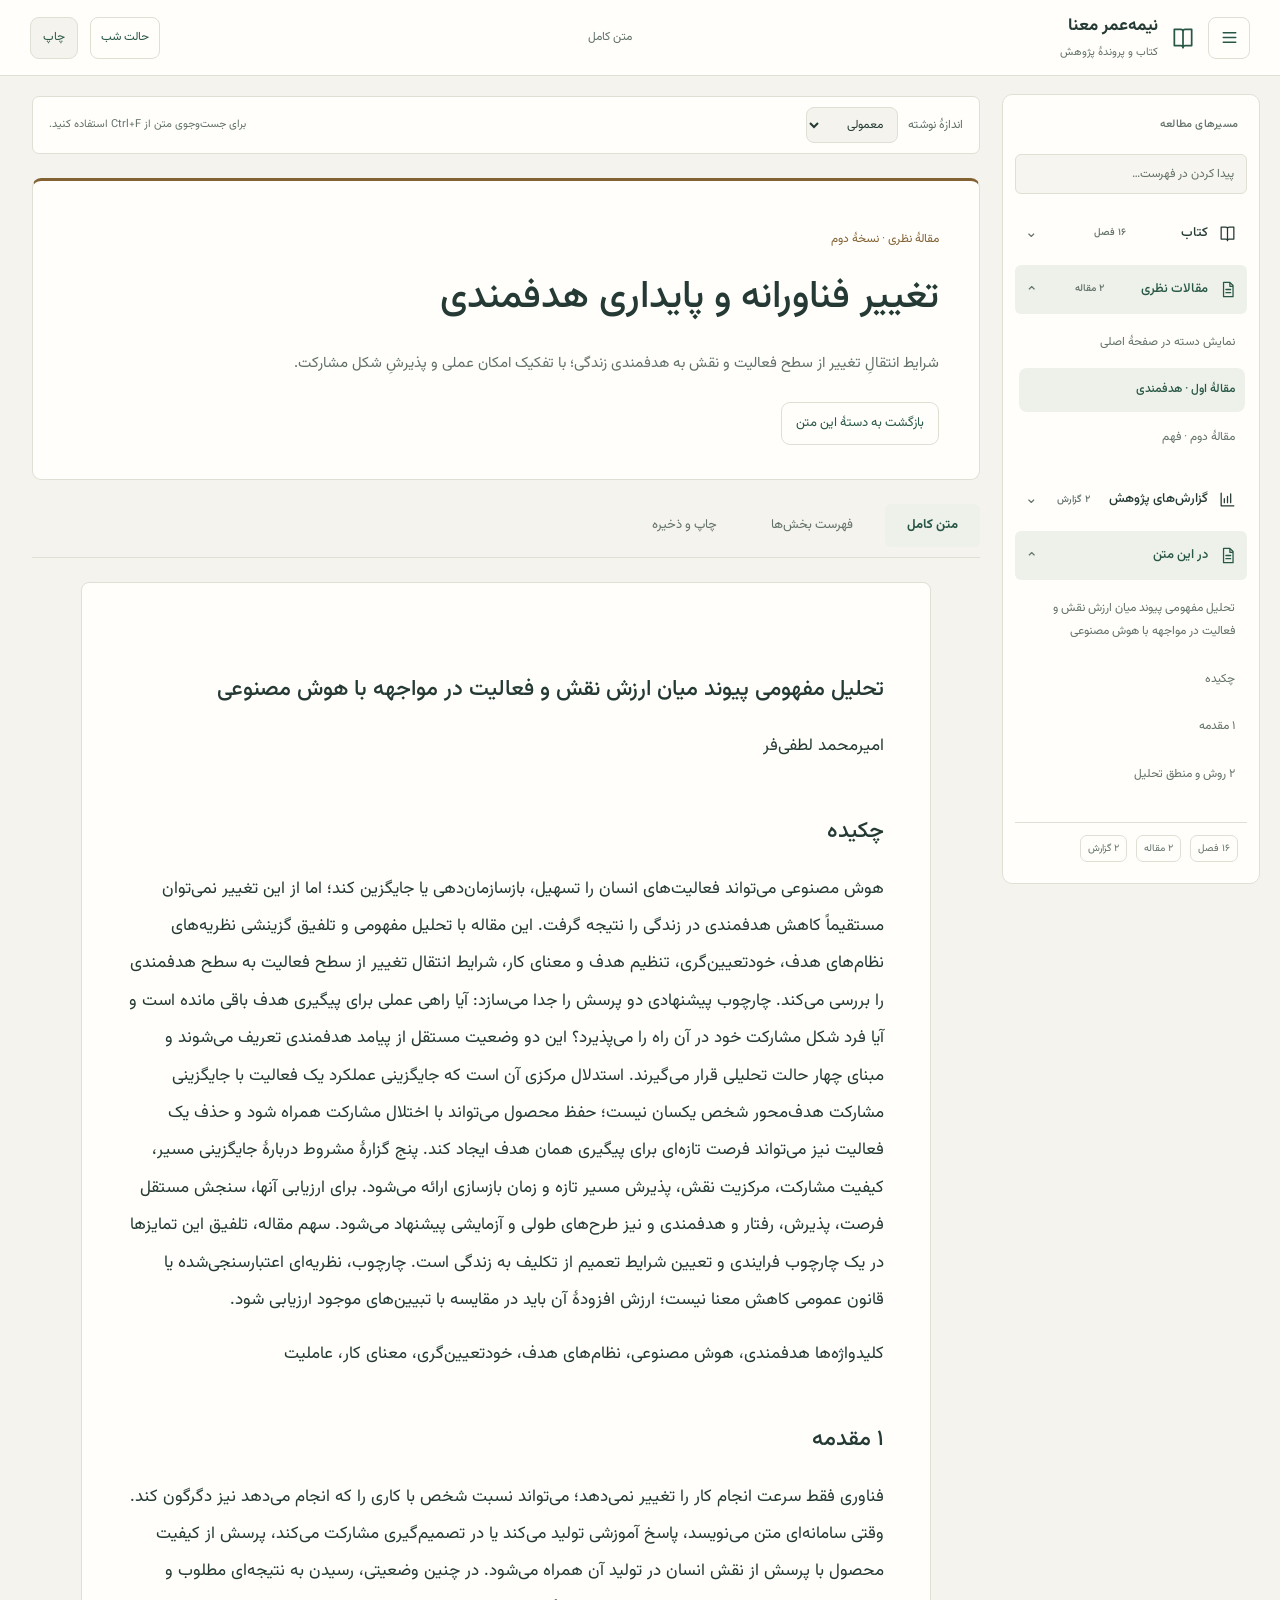
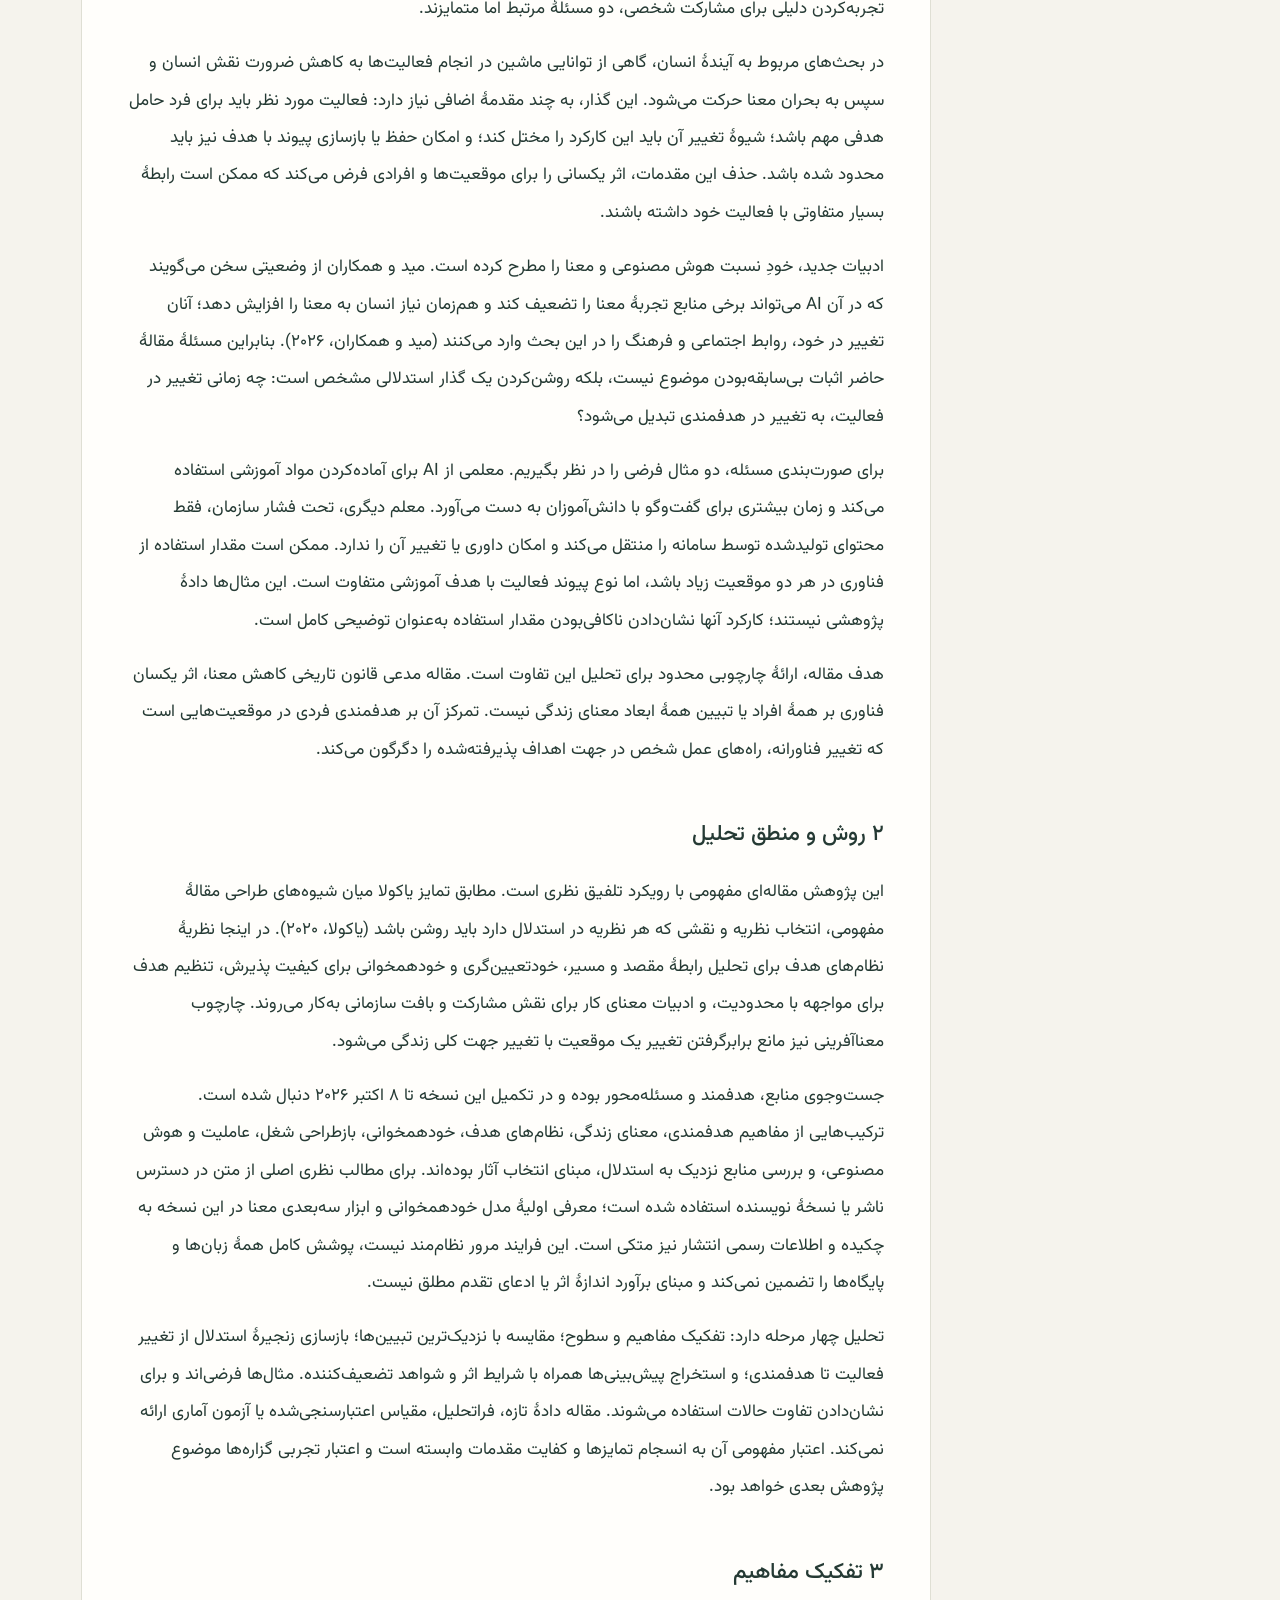
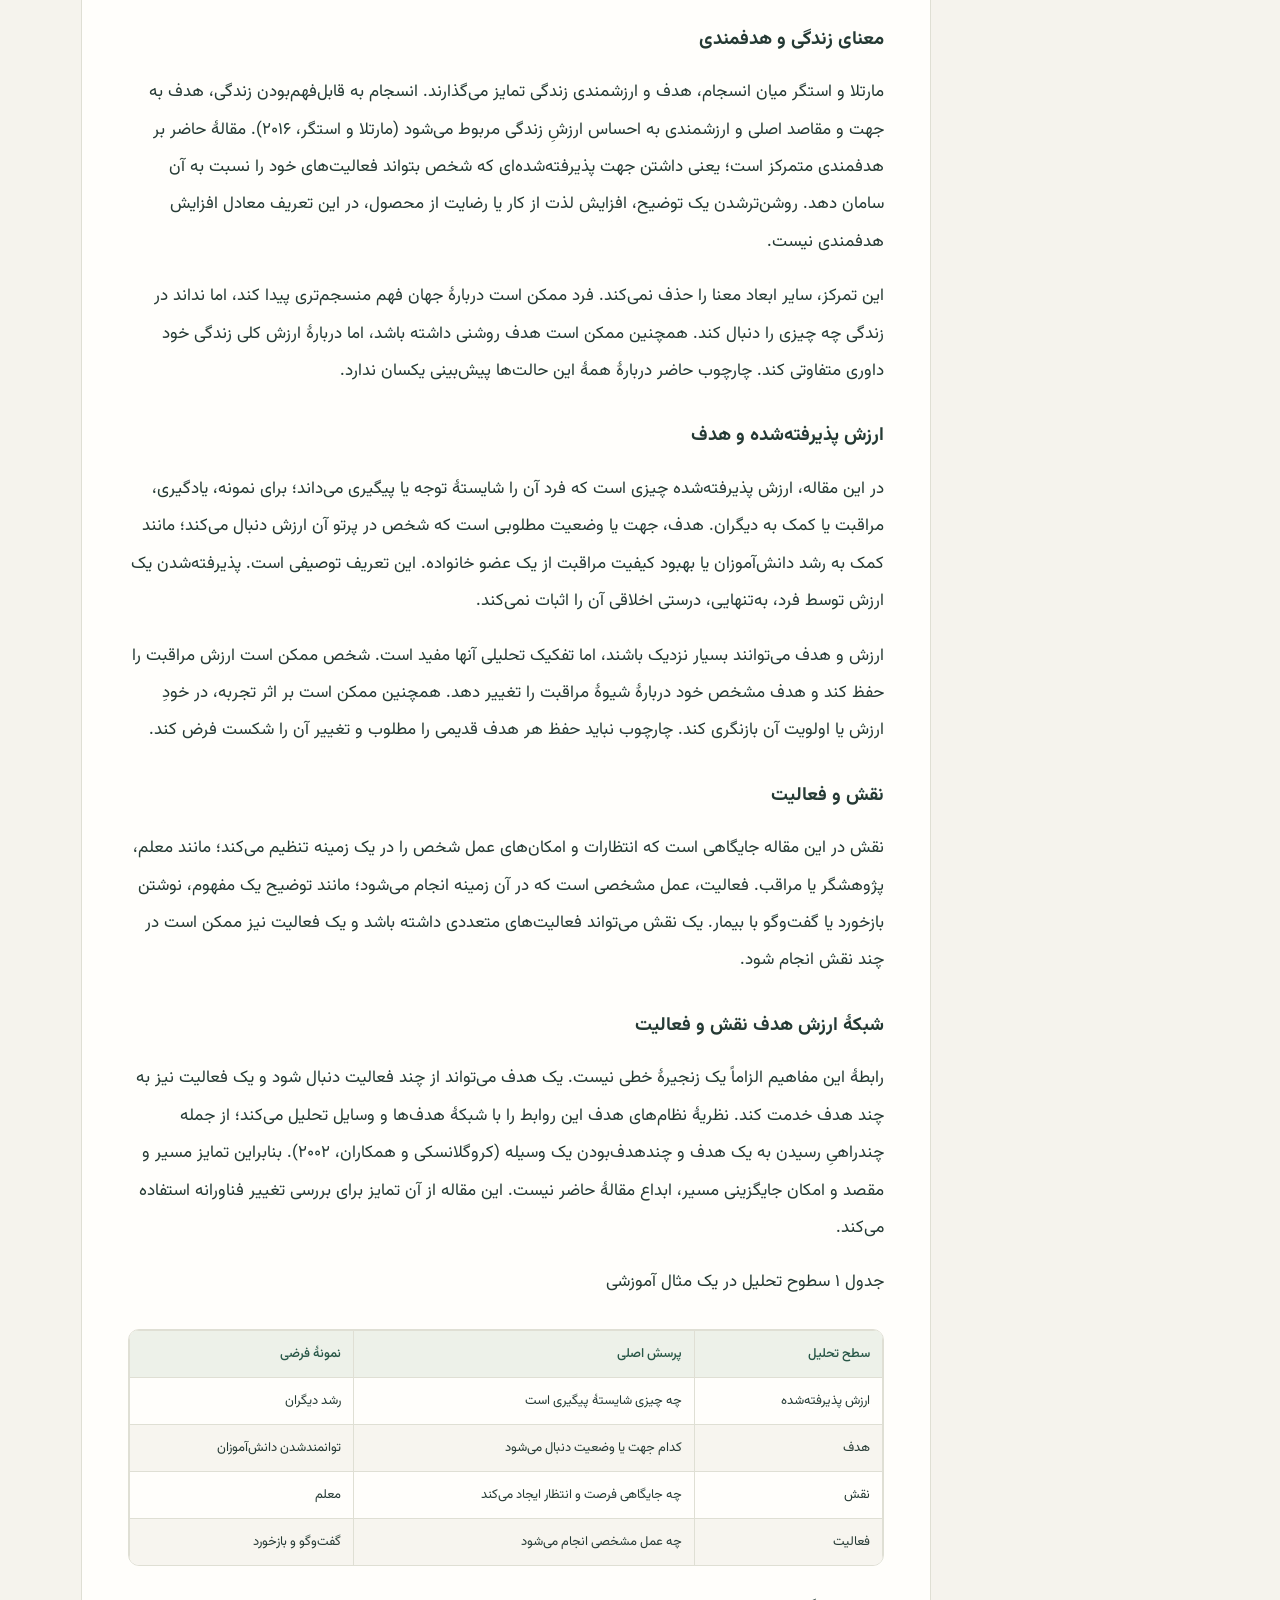
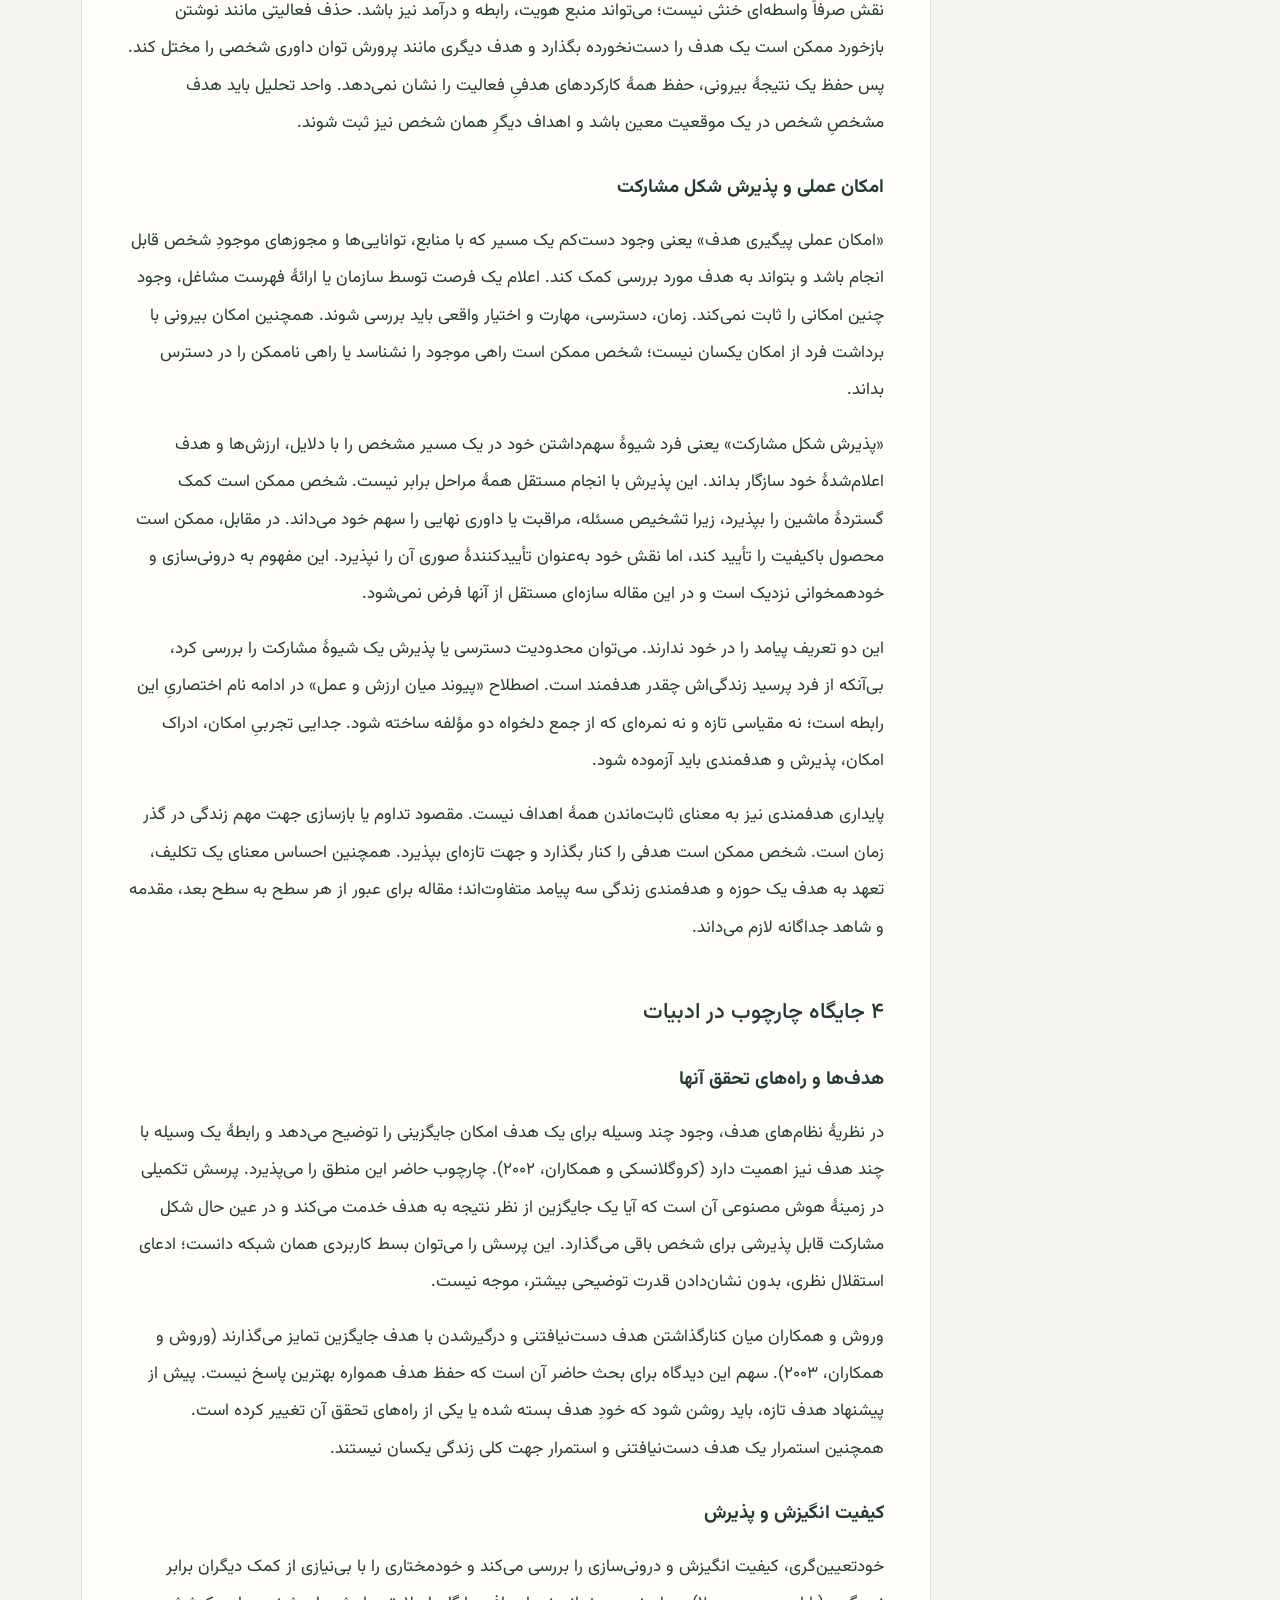
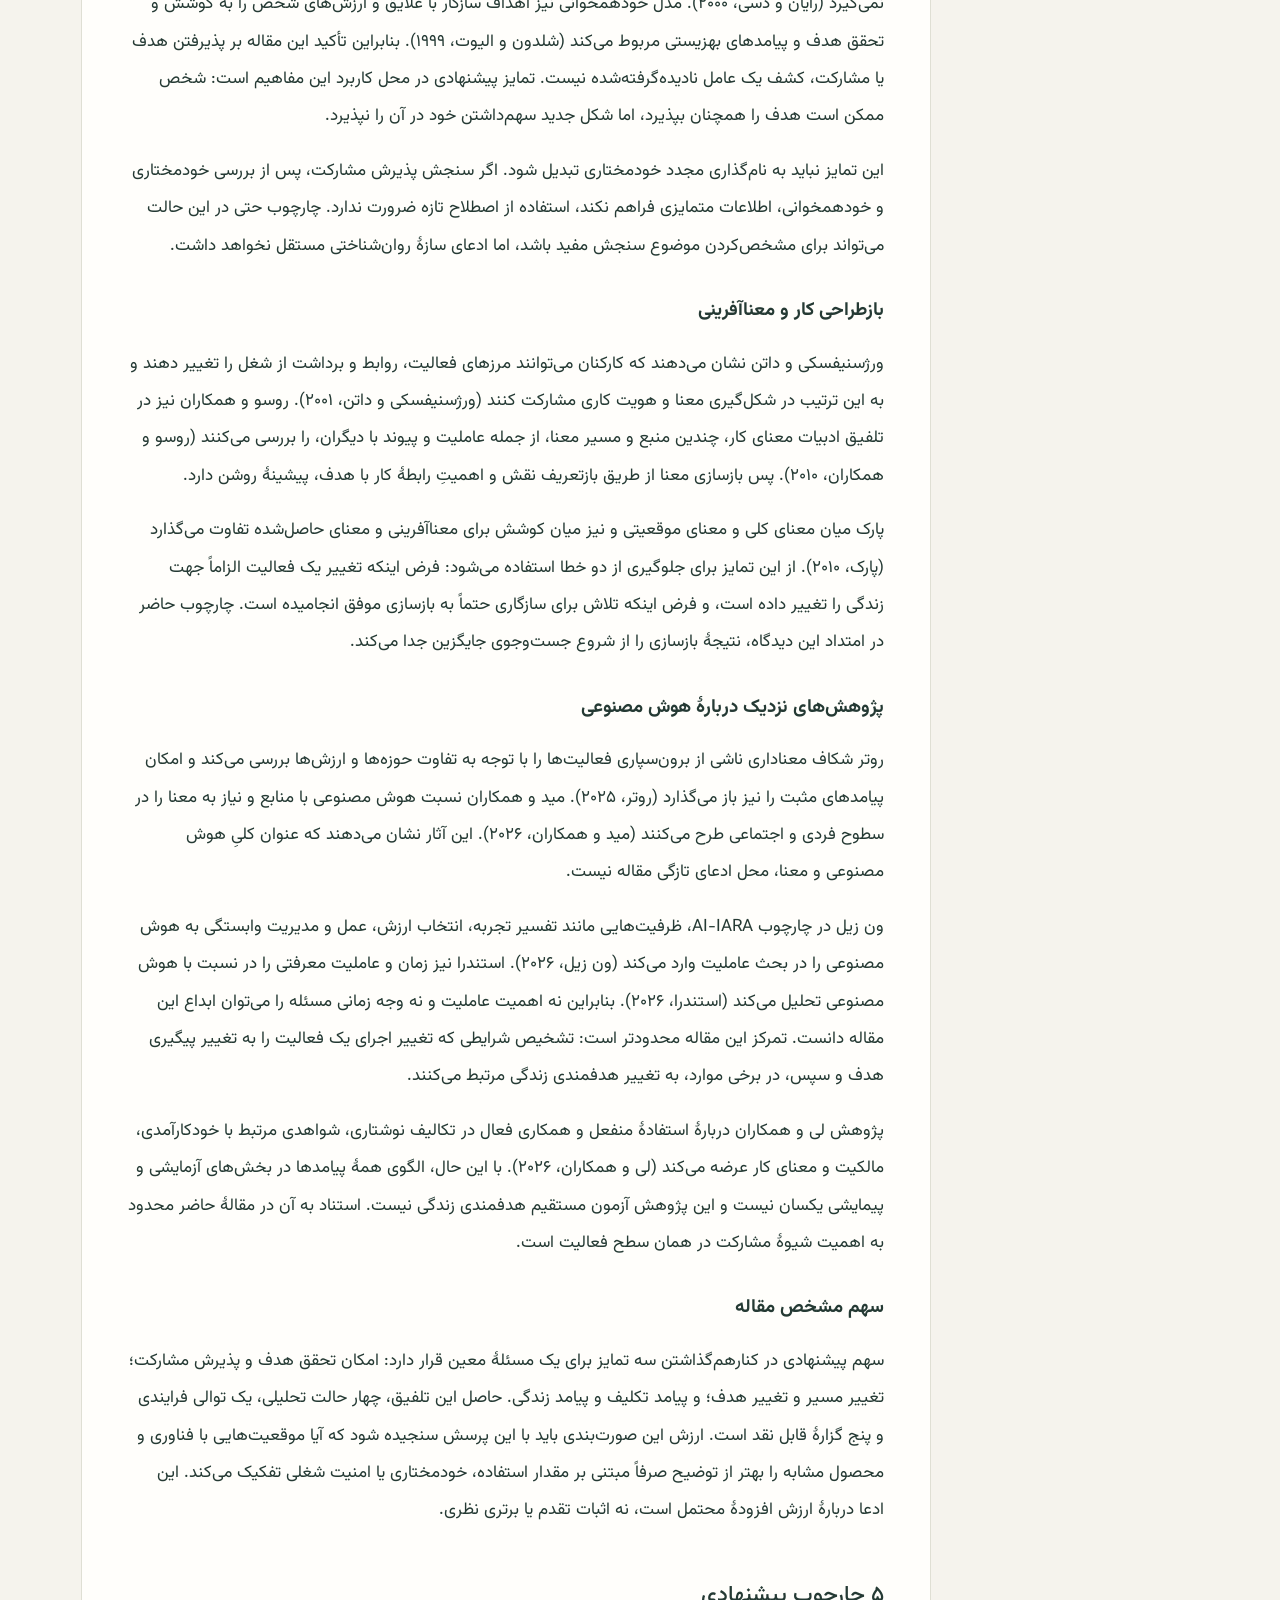
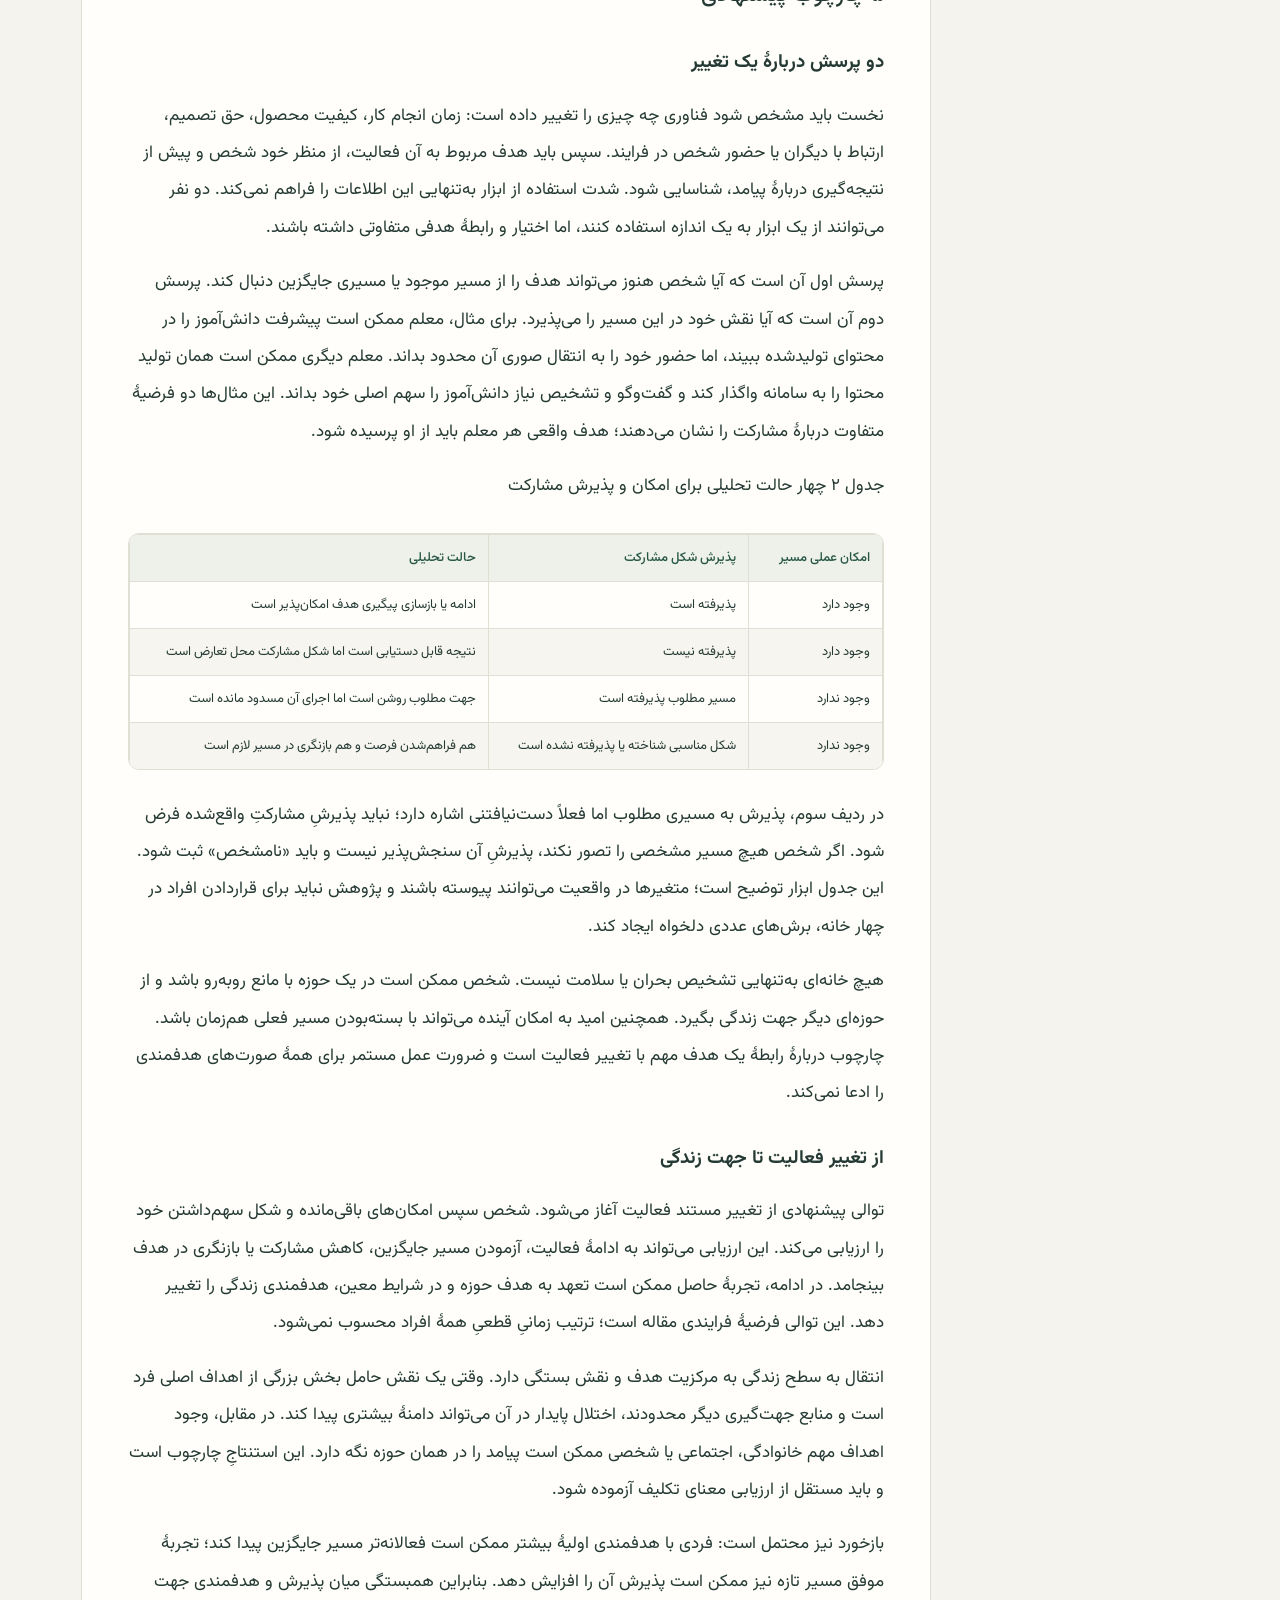
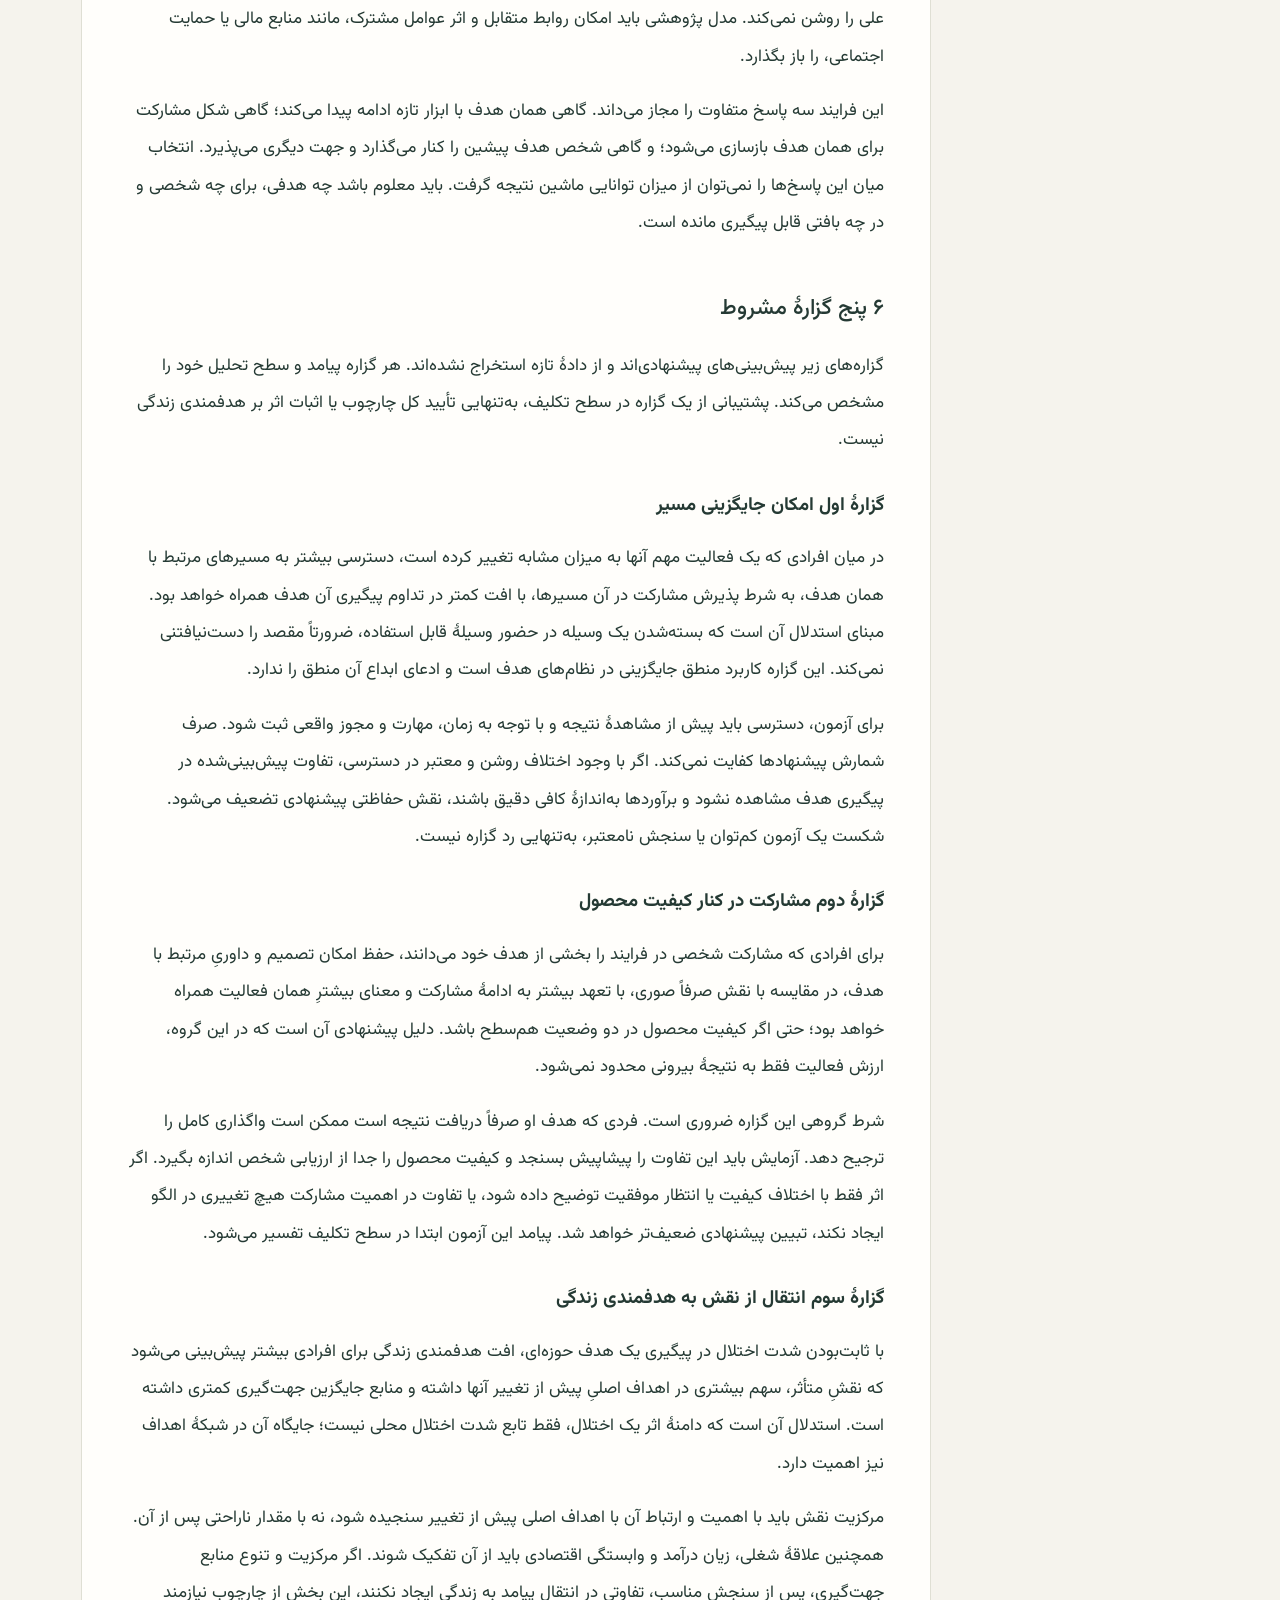
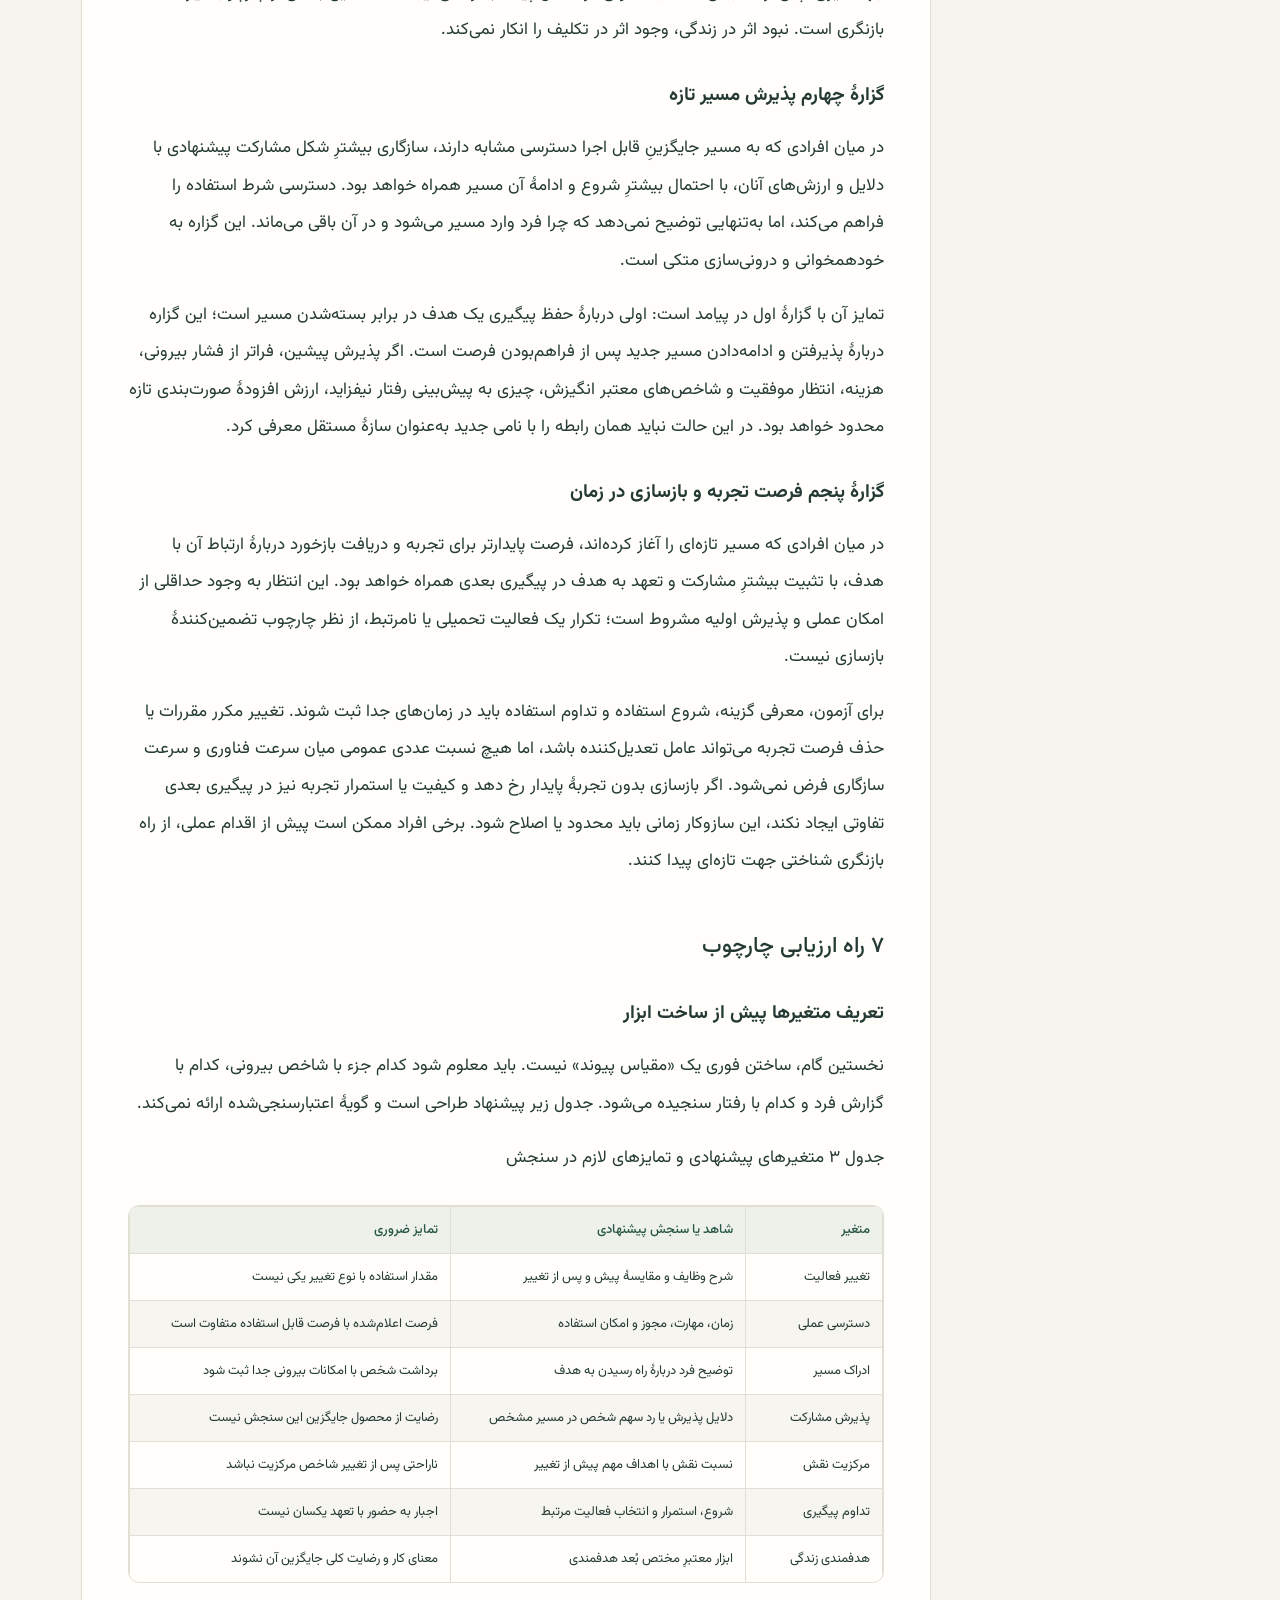
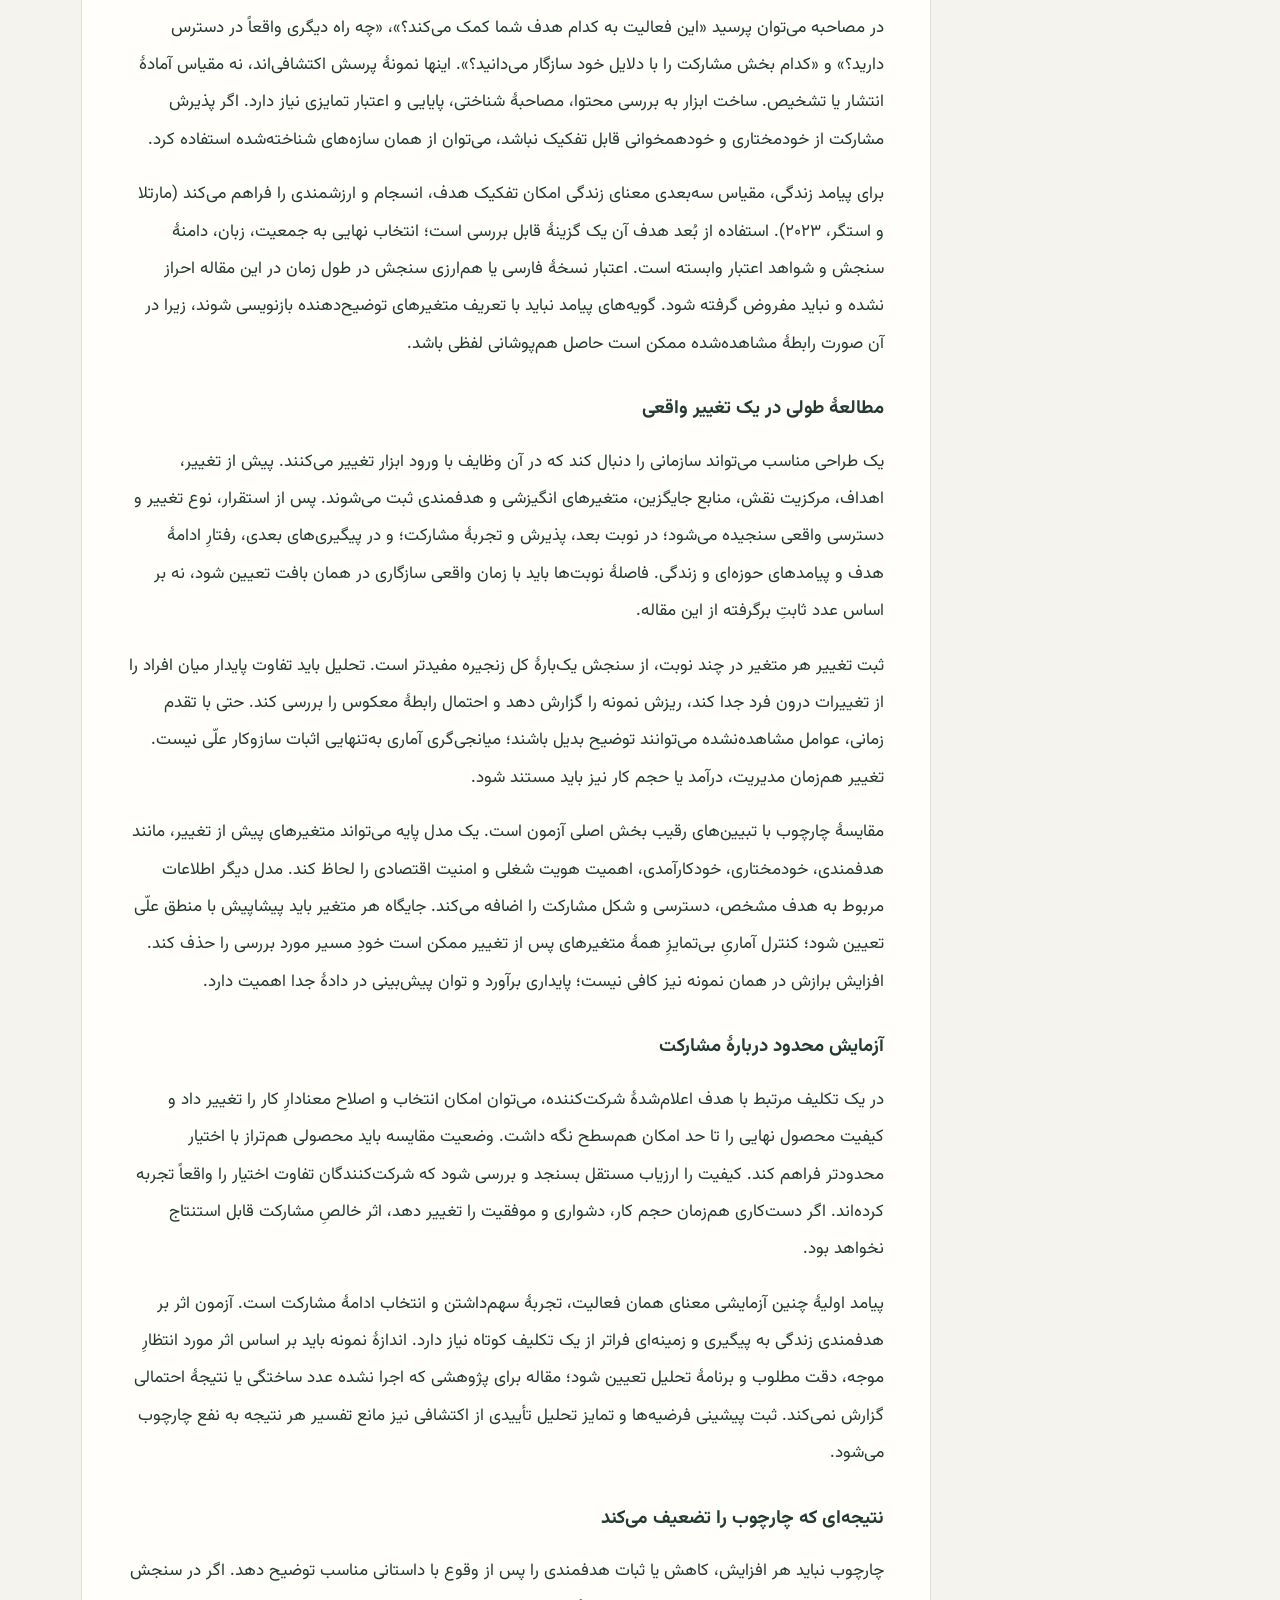
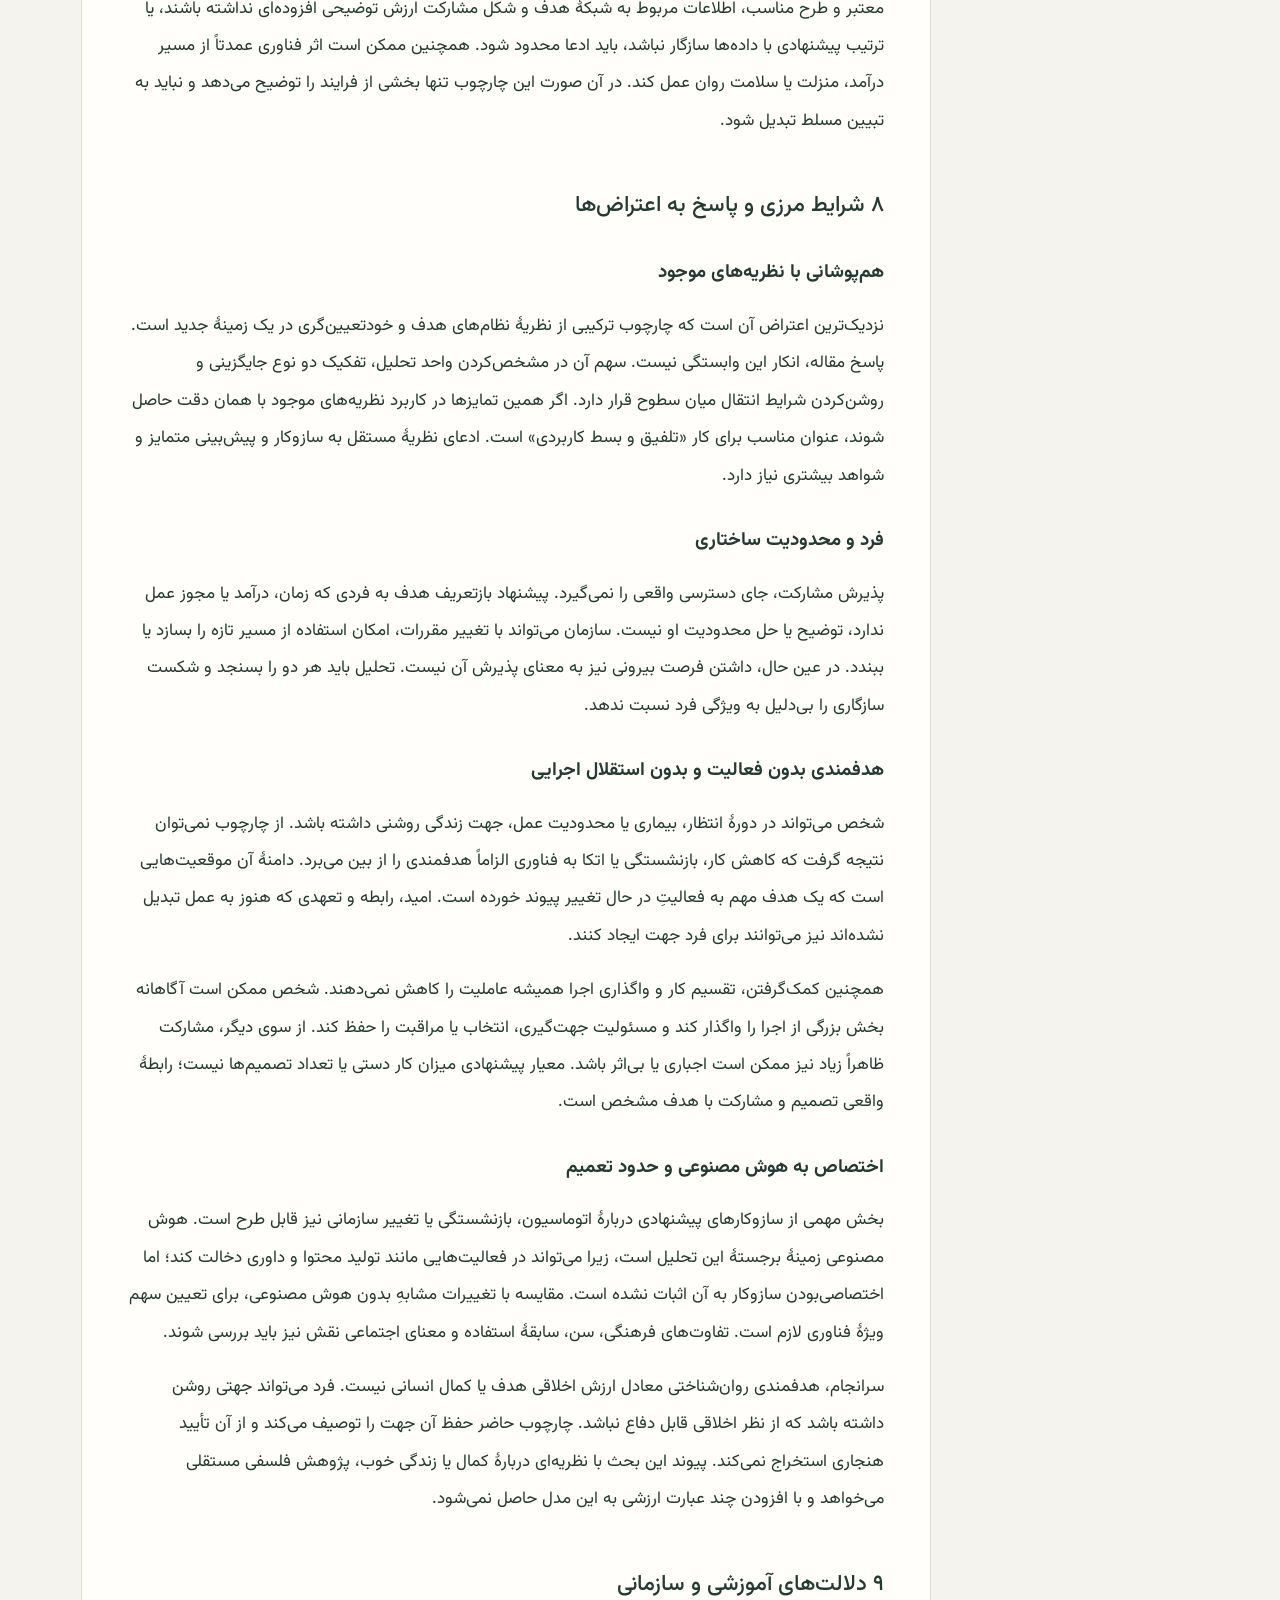
<file: half-life-of-meaning-book/article-01-purpose.html>
<!DOCTYPE html>
<html lang="fa" dir="rtl"><head><meta charset="utf-8"><meta name="viewport" content="width=device-width,initial-scale=1"><title>تغییر فناورانه و پایداری هدفمندی | نیمه‌عمر معنا</title><link rel="stylesheet" href="book-fonts.css?v=20261014"><style id="book-theme-styles">:root{color-scheme:light;--canvas:#f2efe7;--sheet:#fffdf7;--panel:#f8f5ed;--ink:#26382f;--muted:#627066;--line:#dce0d3;--accent:#285c49;--accent-soft:#e9efe5;--gold:#856023;--gold-soft:#f5ecd8;--gold-ink:#6b542b;--cover:#183e32;--cover-ink:#fcf9ee;--cover-muted:#c9d8cb;--cover-gold:#e7c98b;--focus:#956625;--danger:#864b2d;--shadow:0 12px 38px #233d2b08}
:root[data-theme="night"]{color-scheme:dark;--canvas:#0e1c18;--sheet:#162820;--panel:#1b3027;--ink:#e8ece3;--muted:#aabbb0;--line:#344a3d;--accent:#c2d8bc;--accent-soft:#263f31;--gold:#ddc48e;--gold-soft:#303124;--gold-ink:#e4cc94;--cover:#102d24;--cover-ink:#faf5e6;--cover-muted:#becfbe;--cover-gold:#e7c98b;--focus:#e4c68b;--danger:#efbc9c;--shadow:0 12px 38px #00000018}
*{box-sizing:border-box}html{scroll-padding-top:140px}body{margin:0;background:var(--canvas);color:var(--ink);font-family:Vazir,Tahoma,sans-serif;font-size:16px;line-height:1.9;-webkit-font-smoothing:antialiased}button,input,textarea{font:inherit}button,a,input,textarea,summary{-webkit-tap-highlight-color:transparent}button{cursor:pointer}button:disabled{cursor:default}a{color:var(--accent);text-decoration:none}a:hover{text-decoration:underline}a:focus-visible,button:focus-visible,input:focus-visible,textarea:focus-visible,summary:focus-visible,[tabindex="-1"]:focus-visible{outline:3px solid var(--focus);outline-offset:4px}button:disabled{opacity:.45}button{color:inherit}svg{display:block;flex-shrink:0}[hidden]{display:none!important}#book [id]{scroll-margin-top:140px}
.standalone-header{max-width:1180px;margin:0 auto;padding:27px 30px;display:flex;align-items:center;justify-content:space-between;gap:24px}.standalone-header>a{display:flex;align-items:center;gap:12px;font-size:18px;font-weight:700;color:var(--ink)}.brand-emblem{width:40px;height:40px;display:grid;place-items:center;border:1px solid var(--line);border-radius:12px;background:var(--sheet);color:var(--accent)}.standalone-header>span{font-size:11px;color:var(--muted);border:1px solid var(--line);padding:5px 12px;border-radius:30px;background:var(--sheet)}
.reader-tools{position:sticky;top:0;z-index:25;background:var(--sheet);border-top:1px solid var(--line);border-bottom:1px solid var(--line);box-shadow:0 6px 20px #17382d05}.reader-tools-inner{max-width:1180px;margin:auto;padding:11px 30px}.reader-buttons{display:flex;align-items:center;gap:8px;flex-wrap:wrap}.reader-buttons a,.reader-buttons button{display:inline-flex;align-items:center;justify-content:center;gap:8px;border:1px solid var(--line);border-radius:9px;background:var(--sheet);color:var(--ink);font-size:12px;line-height:1.7;min-height:43px;padding:9px 14px;white-space:nowrap;text-decoration:none}.reader-buttons a:hover,.reader-buttons button:not(:disabled):hover{background:var(--accent-soft);border-color:var(--accent)}.reader-buttons a:first-child{background:var(--accent-soft);color:var(--accent);font-weight:700}.reader-buttons #theme-toggle{margin-inline-start:auto;color:var(--accent)}.theme-symbol{width:17px;height:17px}:root[data-theme="paper"] .theme-sun,:root:not([data-theme]) .theme-sun{display:none}:root[data-theme="night"] .theme-moon{display:none}.reader-message{display:block;color:var(--muted);font-size:11px;line-height:1.8}.reader-message:empty{display:none}#reader-search{padding:18px 0 6px}#reader-search>label{display:block;font-size:13px;margin-bottom:8px;color:var(--ink)}.search-row{display:flex;gap:8px}.search-row input{width:100%;min-width:0;flex:1;padding:12px 14px;font-size:15px;color:var(--ink);background:var(--panel);border:1px solid var(--line);border-radius:9px}.search-row button{border:1px solid var(--line);border-radius:9px;background:var(--sheet);padding:9px 15px;color:var(--accent)}#search-status{font-size:12px;color:var(--muted);margin:10px 0}#search-results{max-height:43vh;overflow:auto;margin:0;padding:0 22px 0 0;overscroll-behavior:contain}#search-results li{margin-bottom:9px;color:var(--muted)}#search-results a{display:block;border:1px solid var(--line);border-radius:10px;background:var(--panel);padding:14px 17px;color:var(--ink);font-size:13px;line-height:1.9}#search-results strong{display:block;color:var(--accent);margin-bottom:4px;font-size:12px}
.standalone-book main{max-width:1180px;margin:auto;padding:38px 30px 70px}.workspace-view{display:block}.book-cover{position:relative;isolation:isolate;display:grid;grid-template-columns:minmax(0,1fr) 230px;gap:45px;overflow:hidden;background:var(--cover);border:1px solid #ffffff0f;border-radius:24px;padding:48px 46px;margin-bottom:32px;box-shadow:0 20px 50px #0a2c2312;color:var(--cover-ink)}.book-cover:before{content:"";position:absolute;z-index:-1;width:460px;height:460px;border:1px solid #e7c98b22;border-radius:50%;left:-250px;top:-220px}.book-cover:after{content:"";position:absolute;z-index:-1;width:330px;height:330px;border:1px solid #e7c98b18;border-radius:50%;left:-150px;bottom:-230px}.view-heading{margin:0 0 28px}.eyebrow{display:inline-block;color:var(--cover-gold);font-size:11px;padding:5px 12px;border:1px solid #e7c98b40;border-radius:30px;margin-bottom:16px}.view-heading h1{font-size:clamp(37px,4.6vw,58px);font-weight:700;line-height:1.45;letter-spacing:0;margin:0 0 11px;color:var(--cover-ink)}.view-heading>p{font-size:16px;line-height:1.9;color:var(--cover-muted);margin:0}.book-kicker{display:block;font-size:12px;color:var(--cover-gold)}.book-cover h2{font-size:27px;font-weight:500;line-height:1.8;margin:15px 0 18px;color:var(--cover-ink)}.book-cover-lead>p{font-size:14px;line-height:2;max-width:630px;color:var(--cover-muted);margin:0}.book-actions{display:flex;align-items:center;gap:15px;flex-wrap:wrap;margin-top:28px}.solid-link{display:inline-flex;align-items:center;justify-content:center;min-height:48px;border-radius:10px;background:var(--cover-gold);color:#183e32;padding:12px 23px;font-size:13px;font-weight:700;text-decoration:none}.solid-link:hover{background:#f4dbac;color:#183e32;text-decoration:none}.text-button{border:0;background:transparent;color:var(--cover-ink);padding:9px 2px;font-size:11px;line-height:1.8;text-decoration:underline;text-underline-offset:5px}.book-cover-meta{align-self:stretch;display:flex;flex-direction:column;justify-content:center;gap:5px;padding:18px 29px;background:#ffffff06;border:1px solid #c9d8cb22;border-radius:16px}.book-cover-meta strong{font-size:64px;font-weight:500;line-height:1.2;color:var(--cover-gold)}.book-cover-meta b{font-size:28px;font-weight:500;line-height:1.4;color:var(--cover-ink);margin-top:15px}.book-cover-meta span{font-size:11px;color:var(--cover-muted)}.book-cover-meta small{font-size:10px;line-height:2;color:var(--cover-muted);border-top:1px solid #c9d8cb22;margin-top:19px;padding-top:15px}
.section-head{display:flex;align-items:center;justify-content:space-between;gap:18px;margin:32px 3px 18px}.section-head h2{font-size:23px;font-weight:700;line-height:1.7;margin:0}.book-toc-hint{font-size:11px;color:var(--muted)}.book-revision-note{padding:25px 30px;background:var(--accent-soft);border:1px solid var(--line);border-radius:16px;margin-bottom:28px}.book-revision-note>span{font-size:11px;color:var(--accent)}.book-revision-note h2{font-size:21px;font-weight:500;line-height:1.8;margin:8px 0 13px;color:var(--ink)}.book-revision-note p{font-size:13px;line-height:2;color:var(--muted);margin:10px 0 0}.book-toc{display:grid;grid-template-columns:repeat(3,minmax(0,1fr));gap:14px;margin-bottom:36px}.book-toc-front,.book-toc-end{grid-column:1/-1;background:var(--sheet);border:1px solid var(--line);border-radius:12px;padding:16px 23px;font-size:13px}.book-toc-part{background:var(--sheet);border:1px solid var(--line);border-radius:14px;padding:22px 24px;box-shadow:var(--shadow)}.book-toc-part small{font-size:10px;color:var(--gold)}.book-toc h3{font-size:17px;font-weight:500;color:var(--ink);margin:5px 0 18px}.book-toc-part>a{display:flex;align-items:baseline;gap:12px;font-size:12px;line-height:1.9;color:var(--ink);margin-top:13px}.book-toc-part>a>span{min-width:23px;font-size:11px;color:var(--gold)}.book-toc-part>a:hover{color:var(--accent)}.book-toc-end{display:flex;align-items:center;flex-wrap:wrap;gap:15px 28px}
.book-part-heading{display:flex;align-items:baseline;gap:17px;padding:42px 5px 18px}.book-part-heading>span{font-size:11px;color:var(--gold);white-space:nowrap}.book-part-heading h2{font-size:24px;font-weight:500;line-height:1.8;color:var(--ink);margin:0}.report-fold{border:1px solid var(--line);border-radius:16px;background:var(--sheet);box-shadow:var(--shadow);margin:0 0 13px;overflow:hidden}.report-fold>summary{display:flex;align-items:center;gap:19px;padding:23px 28px;list-style:none;cursor:pointer}.report-fold>summary::-webkit-details-marker{display:none}.report-fold>summary>b{flex:1;font-size:17px;font-weight:500}.report-fold>summary>small{font-size:11px;color:var(--muted)}.report-fold>summary>i{font-style:normal;color:var(--gold);font-size:23px;font-weight:400;margin-inline-start:auto}.report-fold[open]>summary{border-bottom:1px solid var(--line);background:var(--panel)}.report-fold[open]>summary>i{transform:rotate(45deg)}.book-chapter>summary>div{flex:1;min-width:0}.book-chapter summary b{display:block;font-size:17px;font-weight:500;line-height:1.8;color:var(--ink)}.book-chapter summary small{display:block;font-size:10px;color:var(--muted);margin-bottom:3px}.book-chapter-number{display:grid;place-items:center;min-width:45px;width:45px;height:45px;border-radius:50%;background:var(--gold-soft);color:var(--gold-ink);font-size:19px;font-weight:500}.fold-body.book-prose{max-width:875px;padding:34px 42px 38px;margin:0 auto;font-size:17px;line-height:2.22;color:var(--ink)}.book-prose p{margin:0 0 23px}.book-prose h3{font-size:22px;font-weight:500;line-height:1.8;margin:36px 0 17px;color:var(--accent);text-wrap:balance}.book-prose h4{font-size:18px;font-weight:500;line-height:1.9;margin:27px 0 13px;color:var(--ink);text-wrap:balance}.book-prose>h3:first-child{margin-top:4px}.book-prose ul,.book-prose ol{padding-inline-start:25px}.book-prose li{margin-bottom:8px}.book-prose strong{font-weight:700}.book-prose a{color:var(--accent);text-decoration:underline;text-underline-offset:4px}.book-prose code{overflow-wrap:anywhere;font-size:.9em}
.chapter-expansion{padding-bottom:19px;margin:25px 0 32px;border-bottom:1px solid var(--line)}.scene-kicker{display:inline-block;font-size:10px;color:var(--gold);padding:4px 10px;background:var(--gold-soft);border-radius:30px;margin:0 0 10px}.book-scene>h3:first-of-type{margin-top:8px}.book-pause{margin:29px 0;padding:27px;border-radius:14px;background:var(--gold-soft);border:1px solid var(--line);border-inline-start:3px solid var(--gold)}.pause-index{font-size:10px;color:var(--gold-ink)}.book-pause h4{font-size:18px;color:var(--gold-ink);margin:8px 0 16px}.book-pause p{font-size:15px;line-height:2.1}.book-pause label{display:block;font-size:12px;font-weight:500;margin:21px 0 9px;color:var(--gold-ink)}.book-pause textarea{display:block;width:100%;max-width:100%;min-height:110px;resize:vertical;overflow-y:auto;padding:14px 16px;font-size:15px;line-height:1.95;border:1px solid var(--line);border-radius:9px;background:var(--sheet);color:var(--ink)}textarea::placeholder,input::placeholder{color:var(--muted);opacity:1}.book-pause .note-status{font-size:11px;line-height:1.8;color:var(--muted);margin:9px 0 0}.book-pause .note-status[data-saved="false"]{color:var(--danger)}.book-pause:target{outline:2px solid var(--focus);outline-offset:5px}.book-analysis{background:var(--accent-soft);border:1px solid var(--line);border-radius:12px;margin-bottom:28px;overflow:hidden}.book-analysis>summary{display:flex;align-items:center;justify-content:space-between;gap:16px;padding:18px 22px;list-style:none;cursor:pointer;color:var(--accent);font-size:13px;font-weight:500}.book-analysis>summary::-webkit-details-marker{display:none}.analysis-symbol{font-size:22px;font-weight:400}.book-analysis[open] .analysis-symbol{transform:rotate(45deg)}.book-analysis[open]>summary{border-bottom:1px solid var(--line)}.book-analysis-body{padding:5px 25px 12px}.book-analysis-body h3{font-size:20px;margin-top:20px}.book-analysis-body p{font-size:16px;line-height:2.18}.book-countercase>h3{font-size:21px}.book-deeper{margin:30px 0;padding-top:8px;border-top:1px solid var(--line)}.return-to-pause a{font-size:12px}.book-chapter-nav{display:flex;justify-content:space-between;align-items:center;gap:14px;border-top:1px solid var(--line);padding-top:23px;margin-top:34px;font-size:12px}.book-chapter-nav a{text-decoration:none}.book-note-print{display:none;white-space:pre-wrap;overflow-wrap:anywhere}
.table-wrap{width:100%;max-width:100%;overflow-x:auto;border:1px solid var(--line);border-radius:11px;margin:27px 0;overscroll-behavior:contain}table{border-collapse:collapse;width:100%;font-size:13px;line-height:1.95}thead{background:var(--accent-soft)}th{font-weight:500;color:var(--accent);text-align:start}th,td{padding:14px 16px;border-bottom:1px solid var(--line);vertical-align:top;min-width:125px}td+td,th+th{border-inline-start:1px solid var(--line)}tbody tr:last-child td{border-bottom:0}tbody tr:nth-child(even){background:var(--panel)}.book-glossary{margin:0}.book-glossary>div{padding:23px 0;border-bottom:1px solid var(--line)}.book-glossary>div:last-child{border-bottom:0}.book-glossary dt{font-size:18px;font-weight:500;color:var(--accent)}.book-glossary dd{font-size:15px;margin:9px 0 0;line-height:2.1}.book-references{direction:ltr;text-align:left;padding-left:24px;font-family:Georgia,"Times New Roman",serif;font-size:15px;line-height:1.9;overflow-wrap:anywhere}.book-references li{padding-left:5px;margin-bottom:23px;color:var(--ink)}.book-references a{font-size:13px}.book-end-mark{text-align:center;font-size:12px;color:var(--muted);padding-top:18px;margin-top:25px!important}.book-footer{display:flex;justify-content:space-between;gap:20px;border-top:1px solid var(--line);padding:25px 3px 0;margin-top:34px;color:var(--muted);font-size:11px}.book-footer a{color:var(--accent)}
.book-loader{display:none;position:fixed;inset:0;z-index:1000;background:var(--canvas);padding:25px}.has-loader .book-loader{display:grid;place-items:center;opacity:0;visibility:hidden;pointer-events:none;transition:opacity .22s ease,visibility .22s ease}.has-loader.is-loading .book-loader{opacity:1;visibility:visible;pointer-events:auto}.is-loading{overflow:hidden}.loader-card{width:min(100%,390px);text-align:center;border:1px solid var(--line);border-radius:23px;background:var(--sheet);box-shadow:var(--shadow);padding:42px 30px}.loader-emblem{width:67px;height:67px;display:grid;place-items:center;border:1px solid var(--line);border-radius:20px;color:var(--accent);background:var(--accent-soft);margin:0 auto 19px}.loader-card h2{font-size:24px;font-weight:500;color:var(--ink);margin:0 0 8px}.loader-card p{font-size:13px;color:var(--muted);margin:0}.loader-ring{display:block;width:28px;height:28px;border:2px solid var(--line);border-top-color:var(--gold);border-radius:50%;animation:book-spin .9s linear infinite;margin:23px auto}.loader-card button{border:1px solid var(--line);border-radius:8px;padding:8px 15px;background:var(--panel);color:var(--accent);font-size:11px;min-height:40px}.loader-card button:hover{background:var(--accent-soft)}@keyframes book-spin{to{transform:rotate(360deg)}}
@media(max-width:1000px){.book-cover{grid-template-columns:minmax(0,1fr) 195px;padding:37px;gap:27px}.book-cover-meta{padding:18px 22px}.book-cover h2{font-size:24px}.book-toc{grid-template-columns:repeat(2,minmax(0,1fr))}}
@media(max-width:700px){.standalone-header{padding:20px}.standalone-header>a{font-size:16px}.standalone-header>span{font-size:10px;padding:4px 9px}.reader-tools-inner{padding:9px 18px}.reader-buttons{gap:6px}.reader-buttons a,.reader-buttons button{font-size:11px;padding:8px 10px;min-height:42px}.reader-buttons #theme-toggle{margin-inline-start:0}.standalone-book main{padding:26px 18px 45px}.book-cover{grid-template-columns:1fr;padding:28px;gap:27px;border-radius:19px}.view-heading{margin-bottom:24px}.view-heading h1{font-size:40px}.view-heading>p{font-size:14px}.book-cover h2{font-size:24px}.book-cover-lead>p{font-size:13px}.book-cover-meta{display:grid;grid-template-columns:80px 1fr;align-items:center;gap:4px 17px;padding:19px 22px}.book-cover-meta strong{font-size:39px}.book-cover-meta b{font-size:24px;margin:0}.book-cover-meta small{grid-column:1/-1;margin-top:11px;padding-top:12px}.book-actions{gap:15px}.book-actions .solid-link{padding:11px 19px}.book-toc{gap:11px}.book-toc-part{padding:20px}.book-toc h3{font-size:16px}.book-revision-note{padding:21px 23px}.book-revision-note h2{font-size:19px}.section-head h2{font-size:21px}.book-part-heading{gap:12px;padding-top:34px}.book-part-heading h2{font-size:22px}.report-fold>summary{padding:21px 22px;gap:14px}.fold-body.book-prose{padding:28px 27px;font-size:16px;line-height:2.14}.book-prose h3{font-size:21px}.book-prose h4{font-size:17px}.book-pause{padding:23px}.book-analysis-body{padding:4px 22px 11px}.book-analysis-body p{font-size:15px}.book-chapter-number{width:40px;min-width:40px;height:40px;font-size:17px}}
@media(max-width:460px){html{scroll-padding-top:155px}#book [id]{scroll-margin-top:155px}.standalone-header{padding:16px}.brand-emblem{width:34px;height:34px;border-radius:10px}.standalone-header>span{font-size:9px}.standalone-header>a{gap:9px;font-size:15px}.reader-tools-inner{padding:8px 13px}.reader-buttons{display:grid;grid-template-columns:repeat(3,minmax(0,1fr));gap:6px}.reader-buttons a,.reader-buttons button{white-space:normal;text-align:center;font-size:10px;line-height:1.8;padding:7px 5px}.theme-symbol{width:15px;height:15px}.standalone-book main{padding:22px 13px 35px}.book-cover{padding:25px 23px}.view-heading h1{font-size:35px}.view-heading>p{font-size:13px}.book-cover h2{font-size:22px}.book-cover-meta{padding:17px 18px;grid-template-columns:72px 1fr}.book-toc{grid-template-columns:1fr}.book-toc-front,.book-toc-end{padding:15px 18px;font-size:12px}.book-toc-end{gap:12px 20px}.book-toc-hint{display:none}.book-revision-note{padding:19px 20px}.book-revision-note h2{font-size:18px}.book-revision-note p{font-size:12px}.report-fold>summary{padding:19px 17px;gap:11px}.book-chapter summary b,.report-fold>summary>b{font-size:15px}.report-fold>summary>small{font-size:10px}.book-chapter-number{width:35px;min-width:35px;height:35px;font-size:16px}.fold-body.book-prose{padding:25px 20px}.book-prose h3{font-size:19px}.book-prose h4{font-size:17px}.book-pause{padding:20px 18px}.book-pause h4{font-size:17px}.book-pause p{font-size:14px}.book-pause textarea{padding:12px;font-size:14px}.book-analysis>summary{padding:17px 18px;font-size:12px}.book-analysis-body{padding:4px 18px 9px}.book-analysis-body p{font-size:14px}.book-glossary dd{font-size:14px}.book-references{font-size:13px}.book-references a{font-size:12px}.book-chapter-nav{font-size:11px;gap:8px}.book-footer{display:block;font-size:10px}.book-footer a{display:inline-block;margin-top:9px}#search-results{max-height:36vh}.search-row input{font-size:14px}.loader-card{padding:35px 24px}.loader-card h2{font-size:22px}}
@media(prefers-reduced-motion:reduce){*,*:before,*:after{animation:none!important;transition:none!important}html{scroll-behavior:auto}}
</style><style>
:root{--reader-font-size:17px}.standalone-research{margin:0;background:var(--paper);color:var(--ink)}
.document-header{max-width:1040px;margin:0 auto;padding:24px;display:flex;flex-wrap:wrap;gap:12px;justify-content:space-between;align-items:center}
.document-header nav{display:flex;gap:14px;flex-wrap:wrap}.document-header a{color:var(--accent);text-decoration:none;font-size:13px;line-height:2}
.document-header button,.document-actions a{font:inherit;display:inline-flex;align-items:center;justify-content:center;padding:9px 14px;border:1px solid var(--line);border-radius:9px;background:var(--sheet);color:var(--accent);min-height:42px;line-height:1.8;text-decoration:none;font-size:13px}
.document-tools,.document-actions{display:flex;flex-wrap:wrap;gap:8px}
.document-shell{max-width:960px;margin:0 auto 60px;padding:0 24px}
.document-hero{padding:30px 36px;background:var(--sheet);border:1px solid var(--line);border-radius:14px;margin-bottom:20px}
.document-hero h1{font-size:clamp(25px,4vw,35px);line-height:1.9;margin:10px 0 14px}.document-status{font-size:12px;color:var(--muted);line-height:2}
.document-description{font-size:15px;line-height:2.15;margin:12px 0 22px}
.document-text{max-width:820px;margin:auto;background:var(--sheet);padding:32px 42px;border:1px solid var(--line);border-radius:14px;font-size:17px;line-height:2.2}
.document-text p{font-size:inherit;line-height:inherit;text-align:start;margin:1em 0;overflow-wrap:anywhere}.document-text h3{font-size:1.3em;line-height:1.9;margin:2em 0 .8em}.document-text h4{font-size:1.1em;line-height:1.9;margin:1.5em 0 .7em}.document-text ul,.document-text ol{line-height:2.1;padding-inline-start:1.5em}.document-text li{margin:.4em 0}.document-text [dir="ltr"]{text-align:left;line-height:1.85}
.document-toc{border:1px solid var(--line);border-radius:10px;padding:14px 18px;margin-bottom:22px;background:var(--sheet)}.document-toc summary{cursor:pointer;color:var(--accent);font-size:14px;line-height:2}.document-toc nav{display:grid;gap:7px;padding-top:14px}.document-toc a{font-size:13px;color:var(--accent);text-decoration:none;line-height:2}
.document-text .table-wrap{overflow-x:auto;max-width:100%}.document-text table{font-size:13px;width:100%;border-collapse:collapse}.document-text th,.document-text td{padding:10px 12px;border:1px solid var(--line);line-height:2;text-align:start}.document-text th{background:var(--accent-soft)}
[id]{scroll-margin-top:25px}.document-footer{max-width:960px;margin:0 auto;padding:20px 24px 40px;text-align:center;font-size:13px}.document-footer a{color:var(--accent);line-height:2}
@media(max-width:700px){.document-header{padding:16px}.document-header nav{gap:8px 12px}.document-shell{padding:0 12px}.document-hero{padding:22px}.document-text{padding:22px 20px;font-size:16px}.document-text h3{font-size:1.2em}.document-header a,.document-header button,.document-actions a{font-size:11px}}
@media print{@page{size:A4;margin:20mm}.document-header,.document-actions,.document-toc,.document-footer{display:none!important}.document-shell{max-width:none;padding:0;margin:0}.document-hero,.document-text{padding:0;border:0;max-width:none;background:white}.document-hero h1{font-size:22pt}.document-text{font-size:11pt;line-height:1.6;color:black}.document-text h3,.document-text h4{break-after:avoid}.document-text p{orphans:3;widows:3}.document-text tr{break-inside:avoid}.document-text thead{display:table-header-group}}
</style><style id="reading-shell-style">:root{--rail-width:276px;--shell-top:76px;--paper:#f3f5f2;--sheet:#fff;--ink:#172d28;--muted:#667a73;--line:#dfe7e1;--accent:#18674f;--accent-soft:#e9f4ed;--gold:#ba9152;--gold-soft:#f8f1e4;--shell-shadow:0 12px 36px #173b2810}
html[data-theme="night"]{--paper:#101a17;--sheet:#192621;--ink:#e4eee7;--muted:#a0b4a8;--line:#31453a;--accent:#a2d8b5;--accent-soft:#233e30;--gold:#dbc18b;--gold-soft:#343123;--shell-shadow:0 14px 36px #0003}
*{box-sizing:border-box}html{scroll-behavior:smooth}body.reading-app{padding-top:var(--shell-top);padding-inline-start:calc(var(--rail-width) + 30px);padding-inline-end:26px;background:var(--paper);color:var(--ink);transition:padding .2s ease}
.app-masthead{position:fixed;z-index:110;inset-block-start:0;inset-inline:0;height:var(--shell-top);display:flex;align-items:center;justify-content:space-between;gap:20px;padding:12px 26px;border-bottom:1px solid var(--line);background:var(--sheet)}
.app-brand{display:flex;align-items:center;gap:12px;text-decoration:none;color:var(--ink);min-width:0}.app-brand>span{display:flex;flex-direction:column;gap:2px}.app-brand strong{font-size:16px;line-height:1.7;white-space:nowrap}.app-brand small{font-size:10px;color:var(--muted);line-height:1.8}.app-brand svg{width:26px;height:26px;color:var(--accent)}
.app-header-start,.app-header-end{display:flex;gap:12px;align-items:center}.app-header-start{min-width:0}.app-context{color:var(--muted);font-size:12px;line-height:1.9;max-width:380px;white-space:nowrap;overflow:hidden;text-overflow:ellipsis}.app-menu-button,.app-icon-button{display:inline-flex;align-items:center;justify-content:center;flex-shrink:0;width:42px;height:42px;border:1px solid var(--line);border-radius:11px;background:var(--paper);color:var(--accent);cursor:pointer}
.app-menu-button svg,.app-icon-button svg{width:19px;height:19px}.app-header-end a,.app-header-end button{font-family:inherit}.app-header-end a{font-size:12px;line-height:2;color:var(--accent);text-decoration:none;padding:8px 13px;border:1px solid var(--line);border-radius:9px;background:var(--accent-soft)}
.app-sidebar{position:fixed;z-index:105;inset-inline-start:16px;inset-block-start:calc(var(--shell-top) + 18px);inset-block-end:16px;width:var(--rail-width);padding:16px 12px;display:flex;flex-direction:column;gap:15px;background:var(--sheet);border:1px solid var(--line);border-radius:16px;box-shadow:var(--shell-shadow);transition:width .2s,transform .2s}
.sidebar-heading{font-size:10px;font-weight:500;color:var(--muted);letter-spacing:.02em;padding:0 9px}.sidebar-filter{width:100%;height:40px;border:1px solid var(--line);border-radius:9px;padding:8px 12px;font:inherit;font-size:12px;background:var(--paper);color:var(--ink);outline-offset:3px}
.sidebar-tree{overflow-y:auto;min-height:0;flex:1;scrollbar-width:thin;scrollbar-color:var(--line) transparent}.menu-group{margin:0 0 7px;border-radius:11px}.menu-group>summary{display:flex;align-items:center;gap:10px;cursor:pointer;list-style:none;padding:11px 10px;line-height:1.8;font-size:13px;font-weight:500;border-radius:10px;color:var(--ink)}.menu-group>summary::-webkit-details-marker{display:none}.menu-group>summary::after{content:'⌄';font-size:15px;margin-inline-start:auto;color:var(--muted);transition:transform .2s}.menu-group[open]>summary::after{transform:rotate(180deg)}.menu-group.is-current>summary{background:var(--accent-soft);color:var(--accent)}
.menu-group svg{width:19px;height:19px;flex-shrink:0}.menu-count{font-size:10px;color:var(--muted);margin-inline-start:auto}.menu-count+.menu-group-arrow{margin-inline-start:0}.menu-items{display:grid;gap:4px;padding:7px 2px 9px 4px}.menu-items>a,.menu-items>button{display:flex;gap:10px;align-items:flex-start;padding:9px 10px;border-radius:8px;font:inherit;font-size:12px;line-height:1.95;text-decoration:none;color:var(--muted);text-align:start;border:0;background:transparent;cursor:pointer}.menu-items>a:hover,.menu-items>button:hover{background:var(--paper);color:var(--accent)}.menu-items .is-active{background:var(--accent-soft);color:var(--accent);font-weight:500}.menu-number{min-width:24px;font-size:10px;color:var(--accent);padding-top:2px}.menu-part-label{font-size:10px;color:var(--muted);padding:12px 11px 4px;line-height:1.8}
.sidebar-footer{border-top:1px solid var(--line);padding:12px 9px 1px;display:flex;gap:9px;flex-wrap:wrap;font-size:10px;color:var(--muted);line-height:1.9}.sidebar-footer span{border:1px solid var(--line);border-radius:7px;padding:3px 7px}.app-backdrop{position:fixed;z-index:100;inset:0;background:#071b1470;backdrop-filter:blur(2px)}[hidden]{display:none!important}
body[data-rail="mini"]{--rail-width:76px}body[data-rail="mini"] .app-sidebar{padding-inline:8px}body[data-rail="mini"] .sidebar-heading,body[data-rail="mini"] .sidebar-filter,body[data-rail="mini"] .menu-label,body[data-rail="mini"] .menu-count,body[data-rail="mini"] .menu-group>summary::after,body[data-rail="mini"] .menu-items,body[data-rail="mini"] .sidebar-footer{display:none}body[data-rail="mini"] .menu-group>summary{justify-content:center;min-height:48px;padding:12px 8px}body[data-rail="mini"] .menu-group svg{width:23px;height:23px}
.app-tabs{position:relative;display:flex;gap:5px;align-items:center;flex-wrap:wrap;margin:0 0 24px;padding:6px;border:1px solid var(--line);border-radius:12px;background:var(--sheet)}.app-tabs [role="tab"]{display:flex;align-items:center;justify-content:center;gap:8px;padding:10px 21px;border:0;border-radius:9px;color:var(--muted);background:transparent;cursor:pointer;font:inherit;font-size:13px;min-height:42px;line-height:1.8}.app-tabs [role="tab"][aria-selected="true"]{color:var(--accent);background:var(--accent-soft);box-shadow:0 2px 5px #173b2808;font-weight:500}.app-tabs [role="tab"]:focus-visible{outline:2px solid var(--accent);outline-offset:2px}.tab-badge{font-size:10px;opacity:.8;background:var(--paper);padding:1px 6px;border-radius:6px}.app-tab-hidden{display:none!important}
.reading-app .standalone-header,.reading-app .document-header,.reading-app .project-categories{display:none}.reading-app main#book-main{max-width:1100px;margin:0 auto;padding:24px 0 64px}.reading-app #reader-tools{position:sticky;top:calc(var(--shell-top) + 8px);z-index:80;max-width:1100px;margin:14px auto 0;border:1px solid var(--line);border-radius:13px;box-shadow:0 5px 15px #173b2808;background:var(--sheet)}.reading-app .reader-tools-inner{padding:10px 16px}.reading-app .reader-buttons{gap:7px}.reading-app .reader-buttons>button,.reading-app .reader-buttons>a{border-radius:8px;font-size:12px}
.reading-app .book-cover{border-radius:18px;min-height:340px;box-shadow:var(--shell-shadow)}.reading-app .book-cover h2{font-size:30px;line-height:1.85}.reading-app .book-cover .view-heading p{font-size:13px}.reading-app .research-collection{margin:0;padding:26px 30px;border-radius:16px}.reading-app .research-collection>h2{font-size:25px}.reading-app .research-group{margin-top:18px}.reading-app .research-group>h3{font-size:13px;font-weight:400;color:var(--muted);border-bottom:1px solid var(--line);padding-bottom:12px}.reading-app .research-item{border-radius:13px;overflow:hidden;border:1px solid var(--line);box-shadow:0 2px 8px #173b2805}.reading-app .research-item>summary{padding:22px 24px}.reading-app .research-item>summary>small{font-size:11px;color:var(--muted)}.reading-app .research-item>summary>b{font-size:18px;line-height:1.95}.reading-app .research-download{margin-inline-end:8px;border-radius:9px}
.reading-app .book-chapter{border-radius:13px;overflow:hidden;border:1px solid var(--line);margin:12px 0}.reading-app .book-chapter>summary{padding:22px 24px}.reading-app .fold-body.book-prose{padding:34px 40px;max-width:850px}.reading-app .book-prose .chapter-map{border:1px solid var(--line);border-radius:10px;padding:0 15px;margin:16px 0 28px;background:var(--paper)}.reading-app .book-prose .chapter-map>summary{font-size:12px;padding:11px 0}.reading-app .book-prose .chapter-map nav{padding:8px 0 14px}.reading-app .book-pause{border-radius:10px}.reading-app .book-toc-part{border-radius:12px}.reading-app .book-chapter-nav a,.reading-app .book-chapter-nav button{min-height:42px;display:inline-flex;align-items:center;justify-content:center}
.reading-app .document-shell{max-width:1100px;margin:0 auto 60px;padding:24px 0 0}.reading-app .document-hero{padding:30px 38px;border-radius:17px;box-shadow:var(--shell-shadow)}.reading-app .document-hero h1{font-size:clamp(24px,3vw,34px);line-height:1.9}.reading-app .document-text{font-size:var(--reader-font-size,17px);max-width:900px;padding:40px 46px;border-radius:15px}.reading-app .document-text p{font-size:inherit;line-height:2.2}.reading-app .document-toc{max-width:900px;margin-inline:auto;padding:24px 28px;border-radius:14px}.reading-app .document-toc nav a{padding:10px 14px;border:1px solid var(--line);border-radius:8px;background:var(--sheet)}.reading-app .document-toc>summary{font-size:17px;font-weight:500;list-style:none}.reading-app .document-toc>summary::-webkit-details-marker{display:none}.document-files-panel{max-width:900px;margin:0 auto;padding:32px 36px;border:1px solid var(--line);border-radius:15px;background:var(--sheet)}.document-files-panel h2{font-size:20px;line-height:1.9;margin:0 0 12px}.document-files-panel p{font-size:14px;color:var(--muted);line-height:2.1;margin:12px 0}.app-file-links{display:flex;gap:12px;flex-wrap:wrap}.app-file-links a{color:var(--accent);background:var(--accent-soft);border:1px solid var(--line);border-radius:10px;padding:12px 18px;font-size:13px;line-height:2;text-decoration:none}
.document-read-controls{max-width:1100px;margin:14px auto 0;display:flex;gap:10px;align-items:center;padding:10px 16px;border:1px solid var(--line);border-radius:11px;background:var(--sheet);font-size:12px;color:var(--muted)}.document-read-controls select{font:inherit;font-size:12px;padding:7px 10px;border:1px solid var(--line);border-radius:8px;background:var(--paper);color:var(--ink)}.document-read-controls span{margin-inline-start:auto;font-size:11px}
.app-scroll-top{position:fixed;z-index:90;inset-inline-end:25px;inset-block-end:23px;width:43px;height:43px;border:1px solid var(--line);border-radius:12px;background:var(--sheet);color:var(--accent);box-shadow:var(--shell-shadow);font:inherit;cursor:pointer}.app-scroll-top svg{width:18px;height:18px}button:focus-visible,a:focus-visible,input:focus-visible,summary:focus-visible,select:focus-visible{outline:2px solid var(--accent);outline-offset:3px}
@media(max-width:1180px) and (min-width:981px){:root{--rail-width:246px}.app-context{max-width:220px}.reading-app .fold-body.book-prose,.reading-app .document-text{padding:30px}.reading-app .book-cover{grid-template-columns:1fr}.reading-app .book-cover-meta{display:grid;grid-template-columns:65px 1fr;gap:8px 18px;align-items:center}.reading-app .book-cover-meta b{margin:0}.reading-app .book-cover-meta small{grid-column:1/-1}}
@media(max-width:980px){:root{--shell-top:70px}body.reading-app,body.reading-app[data-rail="mini"]{padding-top:var(--shell-top);padding-inline:16px}.app-masthead{padding:10px 16px;gap:10px}.app-context{display:none}.app-header-end>a{font-size:11px;padding:7px 10px}.app-brand strong{font-size:14px}.app-sidebar,body[data-rail="mini"] .app-sidebar{inset-inline-start:0;inset-block-start:0;inset-block-end:0;width:min(330px,calc(100vw - 36px));border-radius:0;padding:20px 15px;transform:translateX(110%);box-shadow:0 8px 40px #0003;z-index:120}.reading-app[data-drawer="open"] .app-sidebar{transform:translateX(0)}.reading-app:not([data-drawer="open"]) .app-sidebar{visibility:hidden}.reading-app[data-drawer="open"]{overflow:hidden}.reading-app[data-rail="mini"] .sidebar-heading,.reading-app[data-rail="mini"] .sidebar-filter,.reading-app[data-rail="mini"] .menu-label,.reading-app[data-rail="mini"] .menu-count,.reading-app[data-rail="mini"] .menu-items,.reading-app[data-rail="mini"] .sidebar-footer{display:revert}.reading-app[data-rail="mini"] .menu-items{display:grid}.reading-app[data-rail="mini"] .menu-group>summary{justify-content:initial}.reading-app[data-rail="mini"] .menu-group>summary::after{display:block}.reading-app #reader-tools{top:calc(var(--shell-top) + 6px)}.app-tabs{margin-bottom:18px}.app-tabs [role="tab"]{flex:1;padding:10px 12px;font-size:12px}.reading-app main#book-main{padding-top:20px}.reading-app .document-shell{padding-top:20px}.reading-app .document-text{padding:30px}.reading-app .book-cover h2{font-size:27px}.app-sidebar-close{display:flex!important}}
.app-sidebar-close{display:none;position:absolute;inset-inline-end:14px;inset-block-start:12px;background:var(--paper);color:var(--accent);border:1px solid var(--line);border-radius:8px;width:36px;height:36px;font:inherit;font-size:20px;cursor:pointer}.app-header-end #page-theme{width:auto;min-width:42px;padding:7px 10px;font-size:12px}.app-header-end #page-print{padding:8px 12px;border:1px solid var(--line);border-radius:9px;background:var(--paper);color:var(--accent);font-size:12px;min-height:42px;cursor:pointer}
@media(max-width:600px){body.reading-app{padding-inline:10px}.app-brand small{display:none}.app-brand svg{width:23px}.app-header-start{gap:8px}.app-header-end{gap:6px}.app-header-end>a{padding:7px 9px;font-size:10px}.app-brand strong{font-size:13px}.app-menu-button{width:38px;height:38px}.reading-app .reader-tools-inner{padding:8px 10px}.reading-app .reader-buttons{gap:4px}.reading-app .reader-buttons>button,.reading-app .reader-buttons>a{font-size:10px}.reading-app .book-cover{padding:26px 22px}.reading-app .book-cover h2{font-size:24px}.reading-app .book-cover-meta{padding:17px}.reading-app .fold-body.book-prose{padding:24px 20px}.reading-app .book-chapter>summary{padding:18px 17px}.reading-app .research-collection{padding:20px 15px}.reading-app .research-collection>h2{font-size:21px}.reading-app .research-item>summary{padding:18px}.reading-app .research-item>summary>b{font-size:16px}.reading-app .document-hero{padding:22px}.reading-app .document-text{padding:25px 20px}.reading-app .document-text h3{font-size:1.18em}.document-read-controls{padding:9px 12px;font-size:11px}.document-read-controls span{display:none}.document-files-panel{padding:24px}.app-scroll-top{inset-inline-end:14px;inset-block-end:14px;width:40px;height:40px}.app-tabs{gap:3px}.app-tabs [role="tab"]{padding:10px 7px;font-size:11px}}
@media(prefers-reduced-motion:reduce){html{scroll-behavior:auto}*,*::before,*::after{transition:none!important}}
@media(max-width:600px){.app-header-start .app-brand svg{display:none}.app-masthead .app-brand strong{font-size:12px;max-width:108px;overflow:hidden;text-overflow:ellipsis}.app-header-end #page-theme{font-size:11px;padding:7px 8px}.app-header-end #page-print{font-size:11px;padding:8px 10px}}
@media print{body.reading-app,body.reading-app[data-rail="mini"]{padding:0!important;background:white!important}.app-masthead,.app-sidebar,.app-backdrop,.app-tabs,.app-scroll-top,.document-read-controls{display:none!important}.reading-app main#book-main,.reading-app .document-shell{max-width:none!important;padding:0!important;margin:0!important}.reading-app .document-text{font-size:11pt!important;padding:0!important;border:0!important;max-width:none!important;line-height:1.6!important}.reading-app .document-text p{line-height:1.6!important}.reading-app .document-hero{padding:0!important;border:0!important;box-shadow:none!important}.reading-app .app-tab-hidden{display:revert!important}.reading-app .document-files-panel,.reading-app .document-toc{display:none!important}.reading-app[data-app-print="papers"] #book>.book-chapter,.reading-app[data-app-print="papers"] #book>.book-front,.reading-app[data-app-print="papers"] #book>.book-cover,.reading-app[data-app-print="papers"] #book>.book-toc,.reading-app[data-app-print="papers"] #book>.book-revision-note,.reading-app[data-app-print="papers"] #book>.book-part-heading,.reading-app[data-app-print="papers"] #book>.section-head,.reading-app[data-app-print="reports"] #book>.book-chapter,.reading-app[data-app-print="reports"] #book>.book-front,.reading-app[data-app-print="reports"] #book>.book-cover,.reading-app[data-app-print="reports"] #book>.book-toc,.reading-app[data-app-print="reports"] #book>.book-revision-note,.reading-app[data-app-print="reports"] #book>.book-part-heading,.reading-app[data-app-print="reports"] #book>.section-head{display:none!important}.reading-app[data-app-print="papers"] #project-research-reports,.reading-app[data-app-print="reports"] #project-theoretical-articles{display:none!important}.reading-app[data-app-print="papers"] #research-collection,.reading-app[data-app-print="reports"] #research-collection{display:block!important}.reading-app[data-app-print="book"] #research-collection{display:none!important}}

@media print{.reading-app .print-skip{display:none!important}}
.menu-label{min-width:0}.menu-items>a{overflow-wrap:anywhere}
</style><link rel="stylesheet" href="editorial.css?v=20261014"></head><body class="standalone-book standalone-research reading-app" data-app-page="article-01-purpose.html" data-document-category="papers"><header class="app-masthead"><div class="app-header-start"><button id="app-menu-toggle" type="button" class="app-menu-button" aria-label="باز و بسته کردن منو" aria-controls="app-sidebar" aria-expanded="true"><svg xmlns="http://www.w3.org/2000/svg" viewbox="0 0 24 24" fill="none" stroke="currentColor" stroke-width="1.6" stroke-linecap="round" stroke-linejoin="round" aria-hidden="true" focusable="false"><path d="M4 6h16 M4 12h16 M4 18h16"></path></svg></button><a class="app-brand" href="index.html#book-introduction"><svg xmlns="http://www.w3.org/2000/svg" viewbox="0 0 24 24" fill="none" stroke="currentColor" stroke-width="1.6" stroke-linecap="round" stroke-linejoin="round" aria-hidden="true" focusable="false"><path d="M4 4h6c2 0 2 2 2 2s0-2 2-2h6v15h-6c-2 0-2 2-2 2s0-2-2-2H4z M12 6v15"></path></svg><span><strong>نیمه‌عمر معنا</strong><small>کتاب و پروندهٔ پژوهش</small></span></a></div><span id="app-context" class="app-context" aria-live="polite">مقالهٔ اول · هدفمندی</span><div class="app-header-end"><button type="button" id="page-theme" aria-pressed="false" class="app-icon-button">حالت شب</button><button type="button" id="page-print" class="app-small-print">چاپ</button></div></header><div class="app-backdrop" id="app-backdrop" hidden="" aria-hidden="true"></div><aside class="app-sidebar" id="app-sidebar" aria-label="منوی کتاب و پژوهش‌ها"><button type="button" id="app-sidebar-close" class="app-sidebar-close" aria-label="بستن منو">×</button><div class="sidebar-heading">مسیرهای مطالعه</div><input id="sidebar-filter" type="search" class="sidebar-filter" placeholder="پیدا کردن در فهرست…" aria-label="جست‌وجو در منو" autocomplete="off"><nav class="sidebar-tree" aria-label="منوی دسته‌بندی‌شده"><details class="menu-group" data-category-group="book"><summary title="کتاب" aria-expanded="false"><svg xmlns="http://www.w3.org/2000/svg" viewbox="0 0 24 24" fill="none" stroke="currentColor" stroke-width="1.6" stroke-linecap="round" stroke-linejoin="round" aria-hidden="true" focusable="false"><path d="M4 4h6c2 0 2 2 2 2s0-2 2-2h6v15h-6c-2 0-2 2-2 2s0-2-2-2H4z M12 6v15"></path></svg><span class="menu-label">کتاب</span><span class="menu-count">۱۶ فصل</span></summary><div class="menu-items"><span class="menu-part-label">انسان و جهان متغیر</span><a href="index.html#book-chapter-1" data-outline-target=""><span class="menu-number">۱</span><span class="menu-label">انسان؛ موجودی که فقط زنده نمی‌ماند</span></a><a href="index.html#book-chapter-2" data-outline-target=""><span class="menu-number">۲</span><span class="menu-label">معنا چگونه ساخته می‌شود؟</span></a><a href="index.html#book-chapter-3" data-outline-target=""><span class="menu-number">۳</span><span class="menu-label">وقتی جهان سریع‌تر از انسان تغییر می‌کند</span></a><a href="index.html#book-chapter-4" data-outline-target=""><span class="menu-number">۴</span><span class="menu-label">نیمه‌عمر معنا؛ آیا معنا واقعاً عمر دارد؟</span></a><span class="menu-part-label">از میراث تا آگاهی</span><a href="index.html#book-chapter-v5-5" data-outline-target=""><span class="menu-number">۵</span><span class="menu-label">از سنت تا دیجیتال</span></a><a href="index.html#book-chapter-7" data-outline-target=""><span class="menu-number">۶</span><span class="menu-label">از علم تا دیجیتال؛ وقتی اطلاعات جای تجربه را می‌گیرد</span></a><span class="menu-part-label">زندگی در کنار هوش مصنوعی</span><a href="index.html#book-chapter-5" data-outline-target=""><span class="menu-number">۷</span><span class="menu-label">هوش مصنوعی و انسان؛ وقتی ابزار شروع به «فکر کردن» می‌کند</span></a><a href="index.html#book-chapter-8" data-outline-target=""><span class="menu-number">۸</span><span class="menu-label">پاسخ آماده، فهم ناتمام</span></a><a href="index.html#book-chapter-10" data-outline-target=""><span class="menu-number">۹</span><span class="menu-label">کار، هویت و ارزش انسان</span></a><span class="menu-part-label">رابطه و داوری</span><a href="index.html#book-chapter-v5-11" data-outline-target=""><span class="menu-number">۱۰</span><span class="menu-label">تعلق در جهان شبکه‌ای</span></a><a href="index.html#book-chapter-v5-12" data-outline-target=""><span class="menu-number">۱۱</span><span class="menu-label">اخلاق در عصر پیشنهادهای آماده</span></a><span class="menu-part-label">باور، رنج و بازسازی</span><a href="index.html#book-chapter-9" data-outline-target=""><span class="menu-number">۱۲</span><span class="menu-label">دین، سنت و معنا در جهان متغیر</span></a><a href="index.html#book-chapter-v5-14" data-outline-target=""><span class="menu-number">۱۳</span><span class="menu-label">رنج، مرگ و امید</span></a><a href="index.html#book-chapter-v5-15" data-outline-target=""><span class="menu-number">۱۴</span><span class="menu-label">بازسازی معنا</span></a><span class="menu-part-label">پژوهش و افق آینده</span><a href="index.html#book-chapter-12" data-outline-target=""><span class="menu-number">۱۵</span><span class="menu-label">از ایده تا پژوهش</span></a><a href="index.html#book-chapter-11" data-outline-target=""><span class="menu-number">۱۶</span><span class="menu-label">آینده‌های ممکن و تصمیم‌های امروز</span></a></div></details><details class="menu-group is-current" data-category-group="papers" open=""><summary title="مقالات نظری" aria-expanded="true"><svg xmlns="http://www.w3.org/2000/svg" viewbox="0 0 24 24" fill="none" stroke="currentColor" stroke-width="1.6" stroke-linecap="round" stroke-linejoin="round" aria-hidden="true" focusable="false"><path d="M7 3h8l4 4v14H7z M15 3v5h4 M10 12h6 M10 16h6"></path></svg><span class="menu-label">مقالات نظری</span><span class="menu-count">۲ مقاله</span></summary><div class="menu-items"><a href="index.html#project-theoretical-articles">نمایش دسته در صفحهٔ اصلی</a><a href="article-01-purpose.html" class="is-active" aria-current="page"><span class="menu-label">مقالهٔ اول · هدفمندی</span></a><a href="article-02-understanding.html" class=""><span class="menu-label">مقالهٔ دوم · فهم</span></a></div></details><details class="menu-group" data-category-group="reports"><summary title="گزارش‌های پژوهش" aria-expanded="false"><svg xmlns="http://www.w3.org/2000/svg" viewbox="0 0 24 24" fill="none" stroke="currentColor" stroke-width="1.6" stroke-linecap="round" stroke-linejoin="round" aria-hidden="true" focusable="false"><path d="M4 20V4 M4 20h16 M8 16v-5 M12 16V8 M16 16V5"></path></svg><span class="menu-label">گزارش‌های پژوهش</span><span class="menu-count">۲ گزارش</span></summary><div class="menu-items"><a href="index.html#project-research-reports">نمایش دسته در صفحهٔ اصلی</a><a href="research-progress-report.html" class=""><span class="menu-label">گزارش بازطراحی</span></a><a href="novelty-review.html" class=""><span class="menu-label">ارزیابی نوآوری</span></a></div></details><details class="menu-group is-current" open=""><summary title="در این متن" aria-expanded="true"><svg xmlns="http://www.w3.org/2000/svg" viewbox="0 0 24 24" fill="none" stroke="currentColor" stroke-width="1.6" stroke-linecap="round" stroke-linejoin="round" aria-hidden="true" focusable="false"><path d="M7 3h8l4 4v14H7z M15 3v5h4 M10 12h6 M10 16h6"></path></svg><span class="menu-label">در این متن</span></summary><nav class="menu-items" aria-label="فهرست بخش‌های متن"><a href="#research-paper-purpose-text-2" data-outline-target="research-paper-purpose-text-2"><span class="menu-label">تحلیل مفهومی پیوند میان ارزش نقش و فعالیت در مواجهه با هوش مصنوعی</span></a><a href="#research-paper-purpose-text-4" data-outline-target="research-paper-purpose-text-4"><span class="menu-label">چکیده</span></a><a href="#research-paper-purpose-text-7" data-outline-target="research-paper-purpose-text-7"><span class="menu-label">۱ مقدمه</span></a><a href="#research-paper-purpose-text-13" data-outline-target="research-paper-purpose-text-13"><span class="menu-label">۲ روش و منطق تحلیل</span></a><a href="#research-paper-purpose-text-17" data-outline-target="research-paper-purpose-text-17"><span class="menu-label">۳ تفکیک مفاهیم</span></a><a href="#research-paper-purpose-text-50" data-outline-target="research-paper-purpose-text-50"><span class="menu-label">۴ جایگاه چارچوب در ادبیات</span></a><a href="#research-paper-purpose-text-66" data-outline-target="research-paper-purpose-text-66"><span class="menu-label">۵ چارچوب پیشنهادی</span></a><a href="#research-paper-purpose-text-93" data-outline-target="research-paper-purpose-text-93"><span class="menu-label">۶ پنج گزارهٔ مشروط</span></a><a href="#research-paper-purpose-text-110" data-outline-target="research-paper-purpose-text-110"><span class="menu-label">۷ راه ارزیابی چارچوب</span></a><a href="#research-paper-purpose-text-149" data-outline-target="research-paper-purpose-text-149"><span class="menu-label">۸ شرایط مرزی و پاسخ به اعتراض‌ها</span></a><a href="#research-paper-purpose-text-160" data-outline-target="research-paper-purpose-text-160"><span class="menu-label">۹ دلالت‌های آموزشی و سازمانی</span></a><a href="#research-paper-purpose-text-164" data-outline-target="research-paper-purpose-text-164"><span class="menu-label">۱۰ نتیجه‌گیری</span></a><a href="#research-paper-purpose-text-168" data-outline-target="research-paper-purpose-text-168"><span class="menu-label">English abstract</span></a><a href="#research-paper-purpose-text-174" data-outline-target="research-paper-purpose-text-174"><span class="menu-label">منابع</span></a></nav></details></nav><div class="sidebar-footer"><span>۱۶ فصل</span><span>۲ مقاله</span><span>۲ گزارش</span></div></aside><header class="document-header"><nav aria-label="حرکت میان صفحه‌ها"><a href="index.html">صفحهٔ اصلی · نیمه‌عمر معنا</a><a href="article-02-understanding.html">مقالهٔ دوم</a><a href="research-progress-report.html">گزارش بازطراحی</a><a href="novelty-review.html">ارزیابی نوآوری</a></nav><div class="document-tools"></div></header><div class="document-read-controls"><label for="app-font-size">اندازهٔ نوشته</label><select id="app-font-size"><option value="16">کوچک</option><option value="17">معمولی</option><option value="19">بزرگ</option><option value="21">خیلی بزرگ</option></select><span>برای جست‌وجوی متن از Ctrl+F استفاده کنید.</span></div><main class="document-shell"><section class="document-hero"><p class="document-status">مقالهٔ نظری · نسخهٔ دوم</p><h1 id="research-paper-purpose-text-1">تغییر فناورانه و پایداری هدفمندی</h1><p class="document-description">شرایط انتقالِ تغییر از سطح فعالیت و نقش به هدفمندی زندگی؛ با تفکیک امکان عملی و پذیرشِ شکل مشارکت.</p><div class="document-actions"><a href="index.html#research-paper-purpose">بازگشت به دستهٔ این متن</a></div></section><nav class="app-tabs" role="tablist" aria-label="بخش‌های صفحه"><button id="app-tab-text" type="button" role="tab" data-app-tab="text" aria-selected="true" aria-controls="doc-text-panel" tabindex="0">متن کامل</button><button id="app-tab-outline" type="button" role="tab" data-app-tab="outline" aria-selected="false" aria-controls="doc-outline-panel" tabindex="-1">فهرست بخش‌ها</button><button id="app-tab-files" type="button" role="tab" data-app-tab="files" aria-selected="false" aria-controls="doc-files-panel" tabindex="-1">چاپ و ذخیره</button></nav><details class="document-toc" id="doc-outline-panel" data-doc-panel="outline" role="tabpanel" aria-labelledby="app-tab-outline"><summary>بخش‌های این متن</summary><nav aria-label="فهرست بخش‌ها"><a href="#research-paper-purpose-text-2">تحلیل مفهومی پیوند میان ارزش نقش و فعالیت در مواجهه با هوش مصنوعی</a><a href="#research-paper-purpose-text-4">چکیده</a><a href="#research-paper-purpose-text-7">۱ مقدمه</a><a href="#research-paper-purpose-text-13">۲ روش و منطق تحلیل</a><a href="#research-paper-purpose-text-17">۳ تفکیک مفاهیم</a><a href="#research-paper-purpose-text-50">۴ جایگاه چارچوب در ادبیات</a><a href="#research-paper-purpose-text-66">۵ چارچوب پیشنهادی</a><a href="#research-paper-purpose-text-93">۶ پنج گزارهٔ مشروط</a><a href="#research-paper-purpose-text-110">۷ راه ارزیابی چارچوب</a><a href="#research-paper-purpose-text-149">۸ شرایط مرزی و پاسخ به اعتراض‌ها</a><a href="#research-paper-purpose-text-160">۹ دلالت‌های آموزشی و سازمانی</a><a href="#research-paper-purpose-text-164">۱۰ نتیجه‌گیری</a><a href="#research-paper-purpose-text-168">English abstract</a><a href="#research-paper-purpose-text-174">منابع</a></nav></details><div class="document-text" id="doc-text-panel" data-doc-panel="text" role="tabpanel" aria-labelledby="app-tab-text"><h3 id="research-paper-purpose-text-2" tabindex="-1">تحلیل مفهومی پیوند میان ارزش نقش و فعالیت در مواجهه با هوش مصنوعی</h3>
<p id="research-paper-purpose-text-3" tabindex="-1">امیرمحمد لطفی‌فر</p>
<h3 id="research-paper-purpose-text-4" tabindex="-1">چکیده</h3>
<p id="research-paper-purpose-text-5" tabindex="-1">هوش مصنوعی می‌تواند فعالیت‌های انسان را تسهیل، بازسازمان‌دهی یا جایگزین کند؛ اما از این تغییر نمی‌توان مستقیماً کاهش هدفمندی در زندگی را نتیجه گرفت. این مقاله با تحلیل مفهومی و تلفیق گزینشی نظریه‌های نظام‌های هدف، خودتعیین‌گری، تنظیم هدف و معنای کار، شرایط انتقال تغییر از سطح فعالیت به سطح هدفمندی را بررسی می‌کند. چارچوب پیشنهادی دو پرسش را جدا می‌سازد: آیا راهی عملی برای پیگیری هدف باقی مانده است و آیا فرد شکل مشارکت خود در آن راه را می‌پذیرد؟ این دو وضعیت مستقل از پیامد هدفمندی تعریف می‌شوند و مبنای چهار حالت تحلیلی قرار می‌گیرند. استدلال مرکزی آن است که جایگزینی عملکرد یک فعالیت با جایگزینی مشارکت هدف‌محور شخص یکسان نیست؛ حفظ محصول می‌تواند با اختلال مشارکت همراه شود و حذف یک فعالیت نیز می‌تواند فرصت تازه‌ای برای پیگیری همان هدف ایجاد کند. پنج گزارهٔ مشروط دربارهٔ جایگزینی مسیر، کیفیت مشارکت، مرکزیت نقش، پذیرش مسیر تازه و زمان بازسازی ارائه می‌شود. برای ارزیابی آنها، سنجش مستقل فرصت، پذیرش، رفتار و هدفمندی و نیز طرح‌های طولی و آزمایشی پیشنهاد می‌شود. سهم مقاله، تلفیق این تمایزها در یک چارچوب فرایندی و تعیین شرایط تعمیم از تکلیف به زندگی است. چارچوب، نظریه‌ای اعتبارسنجی‌شده یا قانون عمومی کاهش معنا نیست؛ ارزش افزودهٔ آن باید در مقایسه با تبیین‌های موجود ارزیابی شود.</p>
<p id="research-paper-purpose-text-6" tabindex="-1">کلیدواژه‌ها  هدفمندی، هوش مصنوعی، نظام‌های هدف، خودتعیین‌گری، معنای کار، عاملیت</p>
<h3 id="research-paper-purpose-text-7" tabindex="-1">۱ مقدمه</h3>
<p id="research-paper-purpose-text-8" tabindex="-1">فناوری فقط سرعت انجام کار را تغییر نمی‌دهد؛ می‌تواند نسبت شخص با کاری را که انجام می‌دهد نیز دگرگون کند. وقتی سامانه‌ای متن می‌نویسد، پاسخ آموزشی تولید می‌کند یا در تصمیم‌گیری مشارکت می‌کند، پرسش از کیفیت محصول با پرسش از نقش انسان در تولید آن همراه می‌شود. در چنین وضعیتی، رسیدن به نتیجه‌ای مطلوب و تجربه‌کردن دلیلی برای مشارکت شخصی، دو مسئلهٔ مرتبط اما متمایزند.</p>
<p id="research-paper-purpose-text-9" tabindex="-1">در بحث‌های مربوط به آیندهٔ انسان، گاهی از توانایی ماشین در انجام فعالیت‌ها به کاهش ضرورت نقش انسان و سپس به بحران معنا حرکت می‌شود. این گذار، به چند مقدمهٔ اضافی نیاز دارد: فعالیت مورد نظر باید برای فرد حامل هدفی مهم باشد؛ شیوهٔ تغییر آن باید این کارکرد را مختل کند؛ و امکان حفظ یا بازسازی پیوند با هدف نیز باید محدود شده باشد. حذف این مقدمات، اثر یکسانی را برای موقعیت‌ها و افرادی فرض می‌کند که ممکن است رابطهٔ بسیار متفاوتی با فعالیت خود داشته باشند.</p>
<p id="research-paper-purpose-text-10" tabindex="-1">ادبیات جدید، خودِ نسبت هوش مصنوعی و معنا را مطرح کرده است. مید و همکاران از وضعیتی سخن می‌گویند که در آن AI می‌تواند برخی منابع تجربهٔ معنا را تضعیف کند و هم‌زمان نیاز انسان به معنا را افزایش دهد؛ آنان تغییر در خود، روابط اجتماعی و فرهنگ را در این بحث وارد می‌کنند (مید و همکاران، ۲۰۲۶). بنابراین مسئلهٔ مقالهٔ حاضر اثبات بی‌سابقه‌بودن موضوع نیست، بلکه روشن‌کردن یک گذار استدلالی مشخص است: چه زمانی تغییر در فعالیت، به تغییر در هدفمندی تبدیل می‌شود؟</p>
<p id="research-paper-purpose-text-11" tabindex="-1">برای صورت‌بندی مسئله، دو مثال فرضی را در نظر بگیریم. معلمی از AI برای آماده‌کردن مواد آموزشی استفاده می‌کند و زمان بیشتری برای گفت‌وگو با دانش‌آموزان به دست می‌آورد. معلم دیگری، تحت فشار سازمان، فقط محتوای تولیدشده توسط سامانه را منتقل می‌کند و امکان داوری یا تغییر آن را ندارد. ممکن است مقدار استفاده از فناوری در هر دو موقعیت زیاد باشد، اما نوع پیوند فعالیت با هدف آموزشی متفاوت است. این مثال‌ها دادهٔ پژوهشی نیستند؛ کارکرد آنها نشان‌دادن ناکافی‌بودن مقدار استفاده به‌عنوان توضیحی کامل است.</p>
<p id="research-paper-purpose-text-12" tabindex="-1">هدف مقاله، ارائهٔ چارچوبی محدود برای تحلیل این تفاوت است. مقاله مدعی قانون تاریخی کاهش معنا، اثر یکسان فناوری بر همهٔ افراد یا تبیین همهٔ ابعاد معنای زندگی نیست. تمرکز آن بر هدفمندی فردی در موقعیت‌هایی است که تغییر فناورانه، راه‌های عمل شخص در جهت اهداف پذیرفته‌شده را دگرگون می‌کند.</p>
<h3 id="research-paper-purpose-text-13" tabindex="-1">۲ روش و منطق تحلیل</h3>
<p id="research-paper-purpose-text-14" tabindex="-1">این پژوهش مقاله‌ای مفهومی با رویکرد تلفیق نظری است. مطابق تمایز یاکولا میان شیوه‌های طراحی مقالهٔ مفهومی، انتخاب نظریه و نقشی که هر نظریه در استدلال دارد باید روشن باشد (یاکولا، ۲۰۲۰). در اینجا نظریهٔ نظام‌های هدف برای تحلیل رابطهٔ مقصد و مسیر، خودتعیین‌گری و خودهمخوانی برای کیفیت پذیرش، تنظیم هدف برای مواجهه با محدودیت، و ادبیات معنای کار برای نقش مشارکت و بافت سازمانی به‌کار می‌روند. چارچوب معناآفرینی نیز مانع برابرگرفتن تغییر یک موقعیت با تغییر جهت کلی زندگی می‌شود.</p>
<p id="research-paper-purpose-text-15" tabindex="-1">جست‌وجوی منابع، هدفمند و مسئله‌محور بوده و در تکمیل این نسخه تا ۸ اکتبر ۲۰۲۶ دنبال شده است. ترکیب‌هایی از مفاهیم هدفمندی، معنای زندگی، نظام‌های هدف، خودهمخوانی، بازطراحی شغل، عاملیت و هوش مصنوعی، و بررسی منابع نزدیک به استدلال، مبنای انتخاب آثار بوده‌اند. برای مطالب نظری اصلی از متن در دسترس ناشر یا نسخهٔ نویسنده استفاده شده است؛ معرفی اولیهٔ مدل خودهمخوانی و ابزار سه‌بعدی معنا در این نسخه به چکیده و اطلاعات رسمی انتشار نیز متکی است. این فرایند مرور نظام‌مند نیست، پوشش کامل همهٔ زبان‌ها و پایگاه‌ها را تضمین نمی‌کند و مبنای برآورد اندازهٔ اثر یا ادعای تقدم مطلق نیست.</p>
<p id="research-paper-purpose-text-16" tabindex="-1">تحلیل چهار مرحله دارد: تفکیک مفاهیم و سطوح؛ مقایسه با نزدیک‌ترین تبیین‌ها؛ بازسازی زنجیرهٔ استدلال از تغییر فعالیت تا هدفمندی؛ و استخراج پیش‌بینی‌ها همراه با شرایط اثر و شواهد تضعیف‌کننده. مثال‌ها فرضی‌اند و برای نشان‌دادن تفاوت حالات استفاده می‌شوند. مقاله دادهٔ تازه، فراتحلیل، مقیاس اعتبارسنجی‌شده یا آزمون آماری ارائه نمی‌کند. اعتبار مفهومی آن به انسجام تمایزها و کفایت مقدمات وابسته است و اعتبار تجربی گزاره‌ها موضوع پژوهش بعدی خواهد بود.</p>
<h3 id="research-paper-purpose-text-17" tabindex="-1">۳ تفکیک مفاهیم</h3>
<h4 id="research-paper-purpose-text-18" tabindex="-1">معنای زندگی و هدفمندی</h4>
<p id="research-paper-purpose-text-19" tabindex="-1">مارتلا و استگر میان انسجام، هدف و ارزشمندی زندگی تمایز می‌گذارند. انسجام به قابل‌فهم‌بودن زندگی، هدف به جهت و مقاصد اصلی و ارزشمندی به احساس ارزشِ زندگی مربوط می‌شود (مارتلا و استگر، ۲۰۱۶). مقالهٔ حاضر بر هدفمندی متمرکز است؛ یعنی داشتن جهت پذیرفته‌شده‌ای که شخص بتواند فعالیت‌های خود را نسبت به آن سامان دهد. روشن‌ترشدن یک توضیح، افزایش لذت از کار یا رضایت از محصول، در این تعریف معادل افزایش هدفمندی نیست.</p>
<p id="research-paper-purpose-text-20" tabindex="-1">این تمرکز، سایر ابعاد معنا را حذف نمی‌کند. فرد ممکن است دربارهٔ جهان فهم منسجم‌تری پیدا کند، اما نداند در زندگی چه چیزی را دنبال کند. همچنین ممکن است هدف روشنی داشته باشد، اما دربارهٔ ارزش کلی زندگی خود داوری متفاوتی کند. چارچوب حاضر دربارهٔ همهٔ این حالت‌ها پیش‌بینی یکسان ندارد.</p>
<h4 id="research-paper-purpose-text-21" tabindex="-1">ارزش پذیرفته‌شده و هدف</h4>
<p id="research-paper-purpose-text-22" tabindex="-1">در این مقاله، ارزش پذیرفته‌شده چیزی است که فرد آن را شایستهٔ توجه یا پیگیری می‌داند؛ برای نمونه، یادگیری، مراقبت یا کمک به دیگران. هدف، جهت یا وضعیت مطلوبی است که شخص در پرتو آن ارزش دنبال می‌کند؛ مانند کمک به رشد دانش‌آموزان یا بهبود کیفیت مراقبت از یک عضو خانواده. این تعریف توصیفی است. پذیرفته‌شدن یک ارزش توسط فرد، به‌تنهایی، درستی اخلاقی آن را اثبات نمی‌کند.</p>
<p id="research-paper-purpose-text-23" tabindex="-1">ارزش و هدف می‌توانند بسیار نزدیک باشند، اما تفکیک تحلیلی آنها مفید است. شخص ممکن است ارزش مراقبت را حفظ کند و هدف مشخص خود دربارهٔ شیوهٔ مراقبت را تغییر دهد. همچنین ممکن است بر اثر تجربه، در خودِ ارزش یا اولویت آن بازنگری کند. چارچوب نباید حفظ هر هدف قدیمی را مطلوب و تغییر آن را شکست فرض کند.</p>
<h4 id="research-paper-purpose-text-24" tabindex="-1">نقش و فعالیت</h4>
<p id="research-paper-purpose-text-25" tabindex="-1">نقش در این مقاله جایگاهی است که انتظارات و امکان‌های عمل شخص را در یک زمینه تنظیم می‌کند؛ مانند معلم، پژوهشگر یا مراقب. فعالیت، عمل مشخصی است که در آن زمینه انجام می‌شود؛ مانند توضیح یک مفهوم، نوشتن بازخورد یا گفت‌وگو با بیمار. یک نقش می‌تواند فعالیت‌های متعددی داشته باشد و یک فعالیت نیز ممکن است در چند نقش انجام شود.</p>
<h4 id="research-paper-purpose-text-26" tabindex="-1">شبکهٔ ارزش هدف نقش و فعالیت</h4>
<p id="research-paper-purpose-text-27" tabindex="-1">رابطهٔ این مفاهیم الزاماً یک زنجیرهٔ خطی نیست. یک هدف می‌تواند از چند فعالیت دنبال شود و یک فعالیت نیز به چند هدف خدمت کند. نظریهٔ نظام‌های هدف این روابط را با شبکهٔ هدف‌ها و وسایل تحلیل می‌کند؛ از جمله چندراهیِ رسیدن به یک هدف و چندهدف‌بودن یک وسیله (کروگلانسکی و همکاران، ۲۰۰۲). بنابراین تمایز مسیر و مقصد و امکان جایگزینی مسیر، ابداع مقالهٔ حاضر نیست. این مقاله از آن تمایز برای بررسی تغییر فناورانه استفاده می‌کند.</p>
<p id="research-paper-purpose-text-28" tabindex="-1">جدول ۱ سطوح تحلیل در یک مثال آموزشی</p>
<div class="table-wrap"><table><thead><tr><th id="research-paper-purpose-text-29" tabindex="-1" scope="col">سطح تحلیل</th><th id="research-paper-purpose-text-30" tabindex="-1" scope="col">پرسش اصلی</th><th id="research-paper-purpose-text-31" tabindex="-1" scope="col">نمونهٔ فرضی</th></tr></thead><tbody><tr><td id="research-paper-purpose-text-32" tabindex="-1">ارزش پذیرفته‌شده</td><td id="research-paper-purpose-text-33" tabindex="-1">چه چیزی شایستهٔ پیگیری است</td><td id="research-paper-purpose-text-34" tabindex="-1">رشد دیگران</td></tr><tr><td id="research-paper-purpose-text-35" tabindex="-1">هدف</td><td id="research-paper-purpose-text-36" tabindex="-1">کدام جهت یا وضعیت دنبال می‌شود</td><td id="research-paper-purpose-text-37" tabindex="-1">توانمندشدن دانش‌آموزان</td></tr><tr><td id="research-paper-purpose-text-38" tabindex="-1">نقش</td><td id="research-paper-purpose-text-39" tabindex="-1">چه جایگاهی فرصت و انتظار ایجاد می‌کند</td><td id="research-paper-purpose-text-40" tabindex="-1">معلم</td></tr><tr><td id="research-paper-purpose-text-41" tabindex="-1">فعالیت</td><td id="research-paper-purpose-text-42" tabindex="-1">چه عمل مشخصی انجام می‌شود</td><td id="research-paper-purpose-text-43" tabindex="-1">گفت‌وگو و بازخورد</td></tr></tbody></table></div>
<p id="research-paper-purpose-text-44" tabindex="-1">نقش صرفاً واسطه‌ای خنثی نیست؛ می‌تواند منبع هویت، رابطه و درآمد نیز باشد. حذف فعالیتی مانند نوشتن بازخورد ممکن است یک هدف را دست‌نخورده بگذارد و هدف دیگری مانند پرورش توان داوری شخصی را مختل کند. پس حفظ یک نتیجهٔ بیرونی، حفظ همهٔ کارکردهای هدفیِ فعالیت را نشان نمی‌دهد. واحد تحلیل باید هدف مشخصِ شخص در یک موقعیت معین باشد و اهداف دیگرِ همان شخص نیز ثبت شوند.</p>
<h4 id="research-paper-purpose-text-45" tabindex="-1">امکان عملی و پذیرش شکل مشارکت</h4>
<p id="research-paper-purpose-text-46" tabindex="-1">«امکان عملی پیگیری هدف» یعنی وجود دست‌کم یک مسیر که با منابع، توانایی‌ها و مجوزهای موجودِ شخص قابل انجام باشد و بتواند به هدف مورد بررسی کمک کند. اعلام یک فرصت توسط سازمان یا ارائهٔ فهرست مشاغل، وجود چنین امکانی را ثابت نمی‌کند. زمان، دسترسی، مهارت و اختیار واقعی باید بررسی شوند. همچنین امکان بیرونی با برداشت فرد از امکان یکسان نیست؛ شخص ممکن است راهی موجود را نشناسد یا راهی ناممکن را در دسترس بداند.</p>
<p id="research-paper-purpose-text-47" tabindex="-1">«پذیرش شکل مشارکت» یعنی فرد شیوهٔ سهم‌داشتن خود در یک مسیر مشخص را با دلایل، ارزش‌ها و هدف اعلام‌شدهٔ خود سازگار بداند. این پذیرش با انجام مستقل همهٔ مراحل برابر نیست. شخص ممکن است کمک گستردهٔ ماشین را بپذیرد، زیرا تشخیص مسئله، مراقبت یا داوری نهایی را سهم خود می‌داند. در مقابل، ممکن است محصول باکیفیت را تأیید کند، اما نقش خود به‌عنوان تأییدکنندهٔ صوری آن را نپذیرد. این مفهوم به درونی‌سازی و خودهمخوانی نزدیک است و در این مقاله سازه‌ای مستقل از آنها فرض نمی‌شود.</p>
<p id="research-paper-purpose-text-48" tabindex="-1">این دو تعریف پیامد را در خود ندارند. می‌توان محدودیت دسترسی یا پذیرش یک شیوهٔ مشارکت را بررسی کرد، بی‌آنکه از فرد پرسید زندگی‌اش چقدر هدفمند است. اصطلاح «پیوند میان ارزش و عمل» در ادامه نام اختصاریِ این رابطه است؛ نه مقیاسی تازه و نه نمره‌ای که از جمع دلخواه دو مؤلفه ساخته شود. جدایی تجربیِ امکان، ادراک امکان، پذیرش و هدفمندی باید آزموده شود.</p>
<p id="research-paper-purpose-text-49" tabindex="-1">پایداری هدفمندی نیز به معنای ثابت‌ماندن همهٔ اهداف نیست. مقصود تداوم یا بازسازی جهت مهم زندگی در گذر زمان است. شخص ممکن است هدفی را کنار بگذارد و جهت تازه‌ای بپذیرد. همچنین احساس معنای یک تکلیف، تعهد به هدف یک حوزه و هدفمندی زندگی سه پیامد متفاوت‌اند؛ مقاله برای عبور از هر سطح به سطح بعد، مقدمه و شاهد جداگانه لازم می‌داند.</p>
<h3 id="research-paper-purpose-text-50" tabindex="-1">۴ جایگاه چارچوب در ادبیات</h3>
<h4 id="research-paper-purpose-text-51" tabindex="-1">هدف‌ها و راه‌های تحقق آنها</h4>
<p id="research-paper-purpose-text-52" tabindex="-1">در نظریهٔ نظام‌های هدف، وجود چند وسیله برای یک هدف امکان جایگزینی را توضیح می‌دهد و رابطهٔ یک وسیله با چند هدف نیز اهمیت دارد (کروگلانسکی و همکاران، ۲۰۰۲). چارچوب حاضر این منطق را می‌پذیرد. پرسش تکمیلی در زمینهٔ هوش مصنوعی آن است که آیا یک جایگزین از نظر نتیجه به هدف خدمت می‌کند و در عین حال شکل مشارکت قابل پذیرشی برای شخص باقی می‌گذارد. این پرسش را می‌توان بسط کاربردی همان شبکه دانست؛ ادعای استقلال نظری، بدون نشان‌دادن قدرت توضیحی بیشتر، موجه نیست.</p>
<p id="research-paper-purpose-text-53" tabindex="-1">وروش و همکاران میان کنارگذاشتن هدف دست‌نیافتنی و درگیرشدن با هدف جایگزین تمایز می‌گذارند (وروش و همکاران، ۲۰۰۳). سهم این دیدگاه برای بحث حاضر آن است که حفظ هدف همواره بهترین پاسخ نیست. پیش از پیشنهاد هدف تازه، باید روشن شود که خودِ هدف بسته شده یا یکی از راه‌های تحقق آن تغییر کرده است. همچنین استمرار یک هدف دست‌نیافتنی و استمرار جهت کلی زندگی یکسان نیستند.</p>
<h4 id="research-paper-purpose-text-54" tabindex="-1">کیفیت انگیزش و پذیرش</h4>
<p id="research-paper-purpose-text-55" tabindex="-1">خودتعیین‌گری، کیفیت انگیزش و درونی‌سازی را بررسی می‌کند و خودمختاری را با بی‌نیازی از کمک دیگران برابر نمی‌گیرد (رایان و دسی، ۲۰۰۰). مدل خودهمخوانی نیز اهداف سازگار با علایق و ارزش‌های شخص را به کوشش و تحقق هدف و پیامدهای بهزیستی مربوط می‌کند (شلدون و الیوت، ۱۹۹۹). بنابراین تأکید این مقاله بر پذیرفتن هدف یا مشارکت، کشف یک عامل نادیده‌گرفته‌شده نیست. تمایز پیشنهادی در محل کاربرد این مفاهیم است: شخص ممکن است هدف را همچنان بپذیرد، اما شکل جدید سهم‌داشتن خود در آن را نپذیرد.</p>
<p id="research-paper-purpose-text-56" tabindex="-1">این تمایز نباید به نام‌گذاری مجدد خودمختاری تبدیل شود. اگر سنجش پذیرش مشارکت، پس از بررسی خودمختاری و خودهمخوانی، اطلاعات متمایزی فراهم نکند، استفاده از اصطلاح تازه ضرورت ندارد. چارچوب حتی در این حالت می‌تواند برای مشخص‌کردن موضوع سنجش مفید باشد، اما ادعای سازهٔ روان‌شناختی مستقل نخواهد داشت.</p>
<h4 id="research-paper-purpose-text-57" tabindex="-1">بازطراحی کار و معناآفرینی</h4>
<p id="research-paper-purpose-text-58" tabindex="-1">ورژسنیفسکی و داتن نشان می‌دهند که کارکنان می‌توانند مرزهای فعالیت، روابط و برداشت از شغل را تغییر دهند و به این ترتیب در شکل‌گیری معنا و هویت کاری مشارکت کنند (ورژسنیفسکی و داتن، ۲۰۰۱). روسو و همکاران نیز در تلفیق ادبیات معنای کار، چندین منبع و مسیر معنا، از جمله عاملیت و پیوند با دیگران، را بررسی می‌کنند (روسو و همکاران، ۲۰۱۰). پس بازسازی معنا از طریق بازتعریف نقش و اهمیتِ رابطهٔ کار با هدف، پیشینهٔ روشن دارد.</p>
<p id="research-paper-purpose-text-59" tabindex="-1">پارک میان معنای کلی و معنای موقعیتی و نیز میان کوشش برای معناآفرینی و معنای حاصل‌شده تفاوت می‌گذارد (پارک، ۲۰۱۰). از این تمایز برای جلوگیری از دو خطا استفاده می‌شود: فرض اینکه تغییر یک فعالیت الزاماً جهت زندگی را تغییر داده است، و فرض اینکه تلاش برای سازگاری حتماً به بازسازی موفق انجامیده است. چارچوب حاضر در امتداد این دیدگاه، نتیجهٔ بازسازی را از شروع جست‌وجوی جایگزین جدا می‌کند.</p>
<h4 id="research-paper-purpose-text-60" tabindex="-1">پژوهش‌های نزدیک دربارهٔ هوش مصنوعی</h4>
<p id="research-paper-purpose-text-61" tabindex="-1">روتر شکاف معناداری ناشی از برون‌سپاری فعالیت‌ها را با توجه به تفاوت حوزه‌ها و ارزش‌ها بررسی می‌کند و امکان پیامدهای مثبت را نیز باز می‌گذارد (روتر، ۲۰۲۵). مید و همکاران نسبت هوش مصنوعی با منابع و نیاز به معنا را در سطوح فردی و اجتماعی طرح می‌کنند (مید و همکاران، ۲۰۲۶). این آثار نشان می‌دهند که عنوان کلیِ هوش مصنوعی و معنا، محل ادعای تازگی مقاله نیست.</p>
<p id="research-paper-purpose-text-62" tabindex="-1">ون زیل در چارچوب AI-IARA، ظرفیت‌هایی مانند تفسیر تجربه، انتخاب ارزش، عمل و مدیریت وابستگی به هوش مصنوعی را در بحث عاملیت وارد می‌کند (ون زیل، ۲۰۲۶). استندرا نیز زمان و عاملیت معرفتی را در نسبت با هوش مصنوعی تحلیل می‌کند (استندرا، ۲۰۲۶). بنابراین نه اهمیت عاملیت و نه وجه زمانی مسئله را می‌توان ابداع این مقاله دانست. تمرکز این مقاله محدودتر است: تشخیص شرایطی که تغییر اجرای یک فعالیت را به تغییر پیگیری هدف و سپس، در برخی موارد، به تغییر هدفمندی زندگی مرتبط می‌کنند.</p>
<p id="research-paper-purpose-text-63" tabindex="-1">پژوهش لی و همکاران دربارهٔ استفادهٔ منفعل و همکاری فعال در تکالیف نوشتاری، شواهدی مرتبط با خودکارآمدی، مالکیت و معنای کار عرضه می‌کند (لی و همکاران، ۲۰۲۶). با این حال، الگوی همهٔ پیامدها در بخش‌های آزمایشی و پیمایشی یکسان نیست و این پژوهش آزمون مستقیم هدفمندی زندگی نیست. استناد به آن در مقالهٔ حاضر محدود به اهمیت شیوهٔ مشارکت در همان سطح فعالیت است.</p>
<h4 id="research-paper-purpose-text-64" tabindex="-1">سهم مشخص مقاله</h4>
<p id="research-paper-purpose-text-65" tabindex="-1">سهم پیشنهادی در کنارهم‌گذاشتن سه تمایز برای یک مسئلهٔ معین قرار دارد: امکان تحقق هدف و پذیرش مشارکت؛ تغییر مسیر و تغییر هدف؛ و پیامد تکلیف و پیامد زندگی. حاصل این تلفیق، چهار حالت تحلیلی، یک توالی فرایندی و پنج گزارهٔ قابل نقد است. ارزش این صورت‌بندی باید با این پرسش سنجیده شود که آیا موقعیت‌هایی با فناوری و محصول مشابه را بهتر از توضیح صرفاً مبتنی بر مقدار استفاده، خودمختاری یا امنیت شغلی تفکیک می‌کند. این ادعا دربارهٔ ارزش افزودهٔ محتمل است، نه اثبات تقدم یا برتری نظری.</p>
<h3 id="research-paper-purpose-text-66" tabindex="-1">۵ چارچوب پیشنهادی</h3>
<h4 id="research-paper-purpose-text-67" tabindex="-1">دو پرسش دربارهٔ یک تغییر</h4>
<p id="research-paper-purpose-text-68" tabindex="-1">نخست باید مشخص شود فناوری چه چیزی را تغییر داده است: زمان انجام کار، کیفیت محصول، حق تصمیم، ارتباط با دیگران یا حضور شخص در فرایند. سپس باید هدف مربوط به آن فعالیت، از منظر خود شخص و پیش از نتیجه‌گیری دربارهٔ پیامد، شناسایی شود. شدت استفاده از ابزار به‌تنهایی این اطلاعات را فراهم نمی‌کند. دو نفر می‌توانند از یک ابزار به یک اندازه استفاده کنند، اما اختیار و رابطهٔ هدفی متفاوتی داشته باشند.</p>
<p id="research-paper-purpose-text-69" tabindex="-1">پرسش اول آن است که آیا شخص هنوز می‌تواند هدف را از مسیر موجود یا مسیری جایگزین دنبال کند. پرسش دوم آن است که آیا نقش خود در این مسیر را می‌پذیرد. برای مثال، معلم ممکن است پیشرفت دانش‌آموز را در محتوای تولیدشده ببیند، اما حضور خود را به انتقال صوری آن محدود بداند. معلم دیگری ممکن است همان تولید محتوا را به سامانه واگذار کند و گفت‌وگو و تشخیص نیاز دانش‌آموز را سهم اصلی خود بداند. این مثال‌ها دو فرضیهٔ متفاوت دربارهٔ مشارکت را نشان می‌دهند؛ هدف واقعی هر معلم باید از او پرسیده شود.</p>
<p id="research-paper-purpose-text-70" tabindex="-1">جدول ۲ چهار حالت تحلیلی برای امکان و پذیرش مشارکت</p>
<div class="table-wrap"><table><thead><tr><th id="research-paper-purpose-text-71" tabindex="-1" scope="col">امکان عملی مسیر</th><th id="research-paper-purpose-text-72" tabindex="-1" scope="col">پذیرش شکل مشارکت</th><th id="research-paper-purpose-text-73" tabindex="-1" scope="col">حالت تحلیلی</th></tr></thead><tbody><tr><td id="research-paper-purpose-text-74" tabindex="-1">وجود دارد</td><td id="research-paper-purpose-text-75" tabindex="-1">پذیرفته است</td><td id="research-paper-purpose-text-76" tabindex="-1">ادامه یا بازسازی پیگیری هدف امکان‌پذیر است</td></tr><tr><td id="research-paper-purpose-text-77" tabindex="-1">وجود دارد</td><td id="research-paper-purpose-text-78" tabindex="-1">پذیرفته نیست</td><td id="research-paper-purpose-text-79" tabindex="-1">نتیجه قابل دستیابی است اما شکل مشارکت محل تعارض است</td></tr><tr><td id="research-paper-purpose-text-80" tabindex="-1">وجود ندارد</td><td id="research-paper-purpose-text-81" tabindex="-1">مسیر مطلوب پذیرفته است</td><td id="research-paper-purpose-text-82" tabindex="-1">جهت مطلوب روشن است اما اجرای آن مسدود مانده است</td></tr><tr><td id="research-paper-purpose-text-83" tabindex="-1">وجود ندارد</td><td id="research-paper-purpose-text-84" tabindex="-1">شکل مناسبی شناخته یا پذیرفته نشده است</td><td id="research-paper-purpose-text-85" tabindex="-1">هم فراهم‌شدن فرصت و هم بازنگری در مسیر لازم است</td></tr></tbody></table></div>
<p id="research-paper-purpose-text-86" tabindex="-1">در ردیف سوم، پذیرش به مسیری مطلوب اما فعلاً دست‌نیافتنی اشاره دارد؛ نباید پذیرشِ مشارکتِ واقع‌شده فرض شود. اگر شخص هیچ مسیر مشخصی را تصور نکند، پذیرشِ آن سنجش‌پذیر نیست و باید «نامشخص» ثبت شود. این جدول ابزار توضیح است؛ متغیرها در واقعیت می‌توانند پیوسته باشند و پژوهش نباید برای قراردادن افراد در چهار خانه، برش‌های عددی دلخواه ایجاد کند.</p>
<p id="research-paper-purpose-text-87" tabindex="-1">هیچ خانه‌ای به‌تنهایی تشخیص بحران یا سلامت نیست. شخص ممکن است در یک حوزه با مانع روبه‌رو باشد و از حوزه‌ای دیگر جهت زندگی بگیرد. همچنین امید به امکان آینده می‌تواند با بسته‌بودن مسیر فعلی هم‌زمان باشد. چارچوب دربارهٔ رابطهٔ یک هدف مهم با تغییر فعالیت است و ضرورت عمل مستمر برای همهٔ صورت‌های هدفمندی را ادعا نمی‌کند.</p>
<h4 id="research-paper-purpose-text-88" tabindex="-1">از تغییر فعالیت تا جهت زندگی</h4>
<p id="research-paper-purpose-text-89" tabindex="-1">توالی پیشنهادی از تغییر مستند فعالیت آغاز می‌شود. شخص سپس امکان‌های باقی‌مانده و شکل سهم‌داشتن خود را ارزیابی می‌کند. این ارزیابی می‌تواند به ادامهٔ فعالیت، آزمودن مسیر جایگزین، کاهش مشارکت یا بازنگری در هدف بینجامد. در ادامه، تجربهٔ حاصل ممکن است تعهد به هدف حوزه و در شرایط معین، هدفمندی زندگی را تغییر دهد. این توالی فرضیهٔ فرایندی مقاله است؛ ترتیب زمانیِ قطعیِ همهٔ افراد محسوب نمی‌شود.</p>
<p id="research-paper-purpose-text-90" tabindex="-1">انتقال به سطح زندگی به مرکزیت هدف و نقش بستگی دارد. وقتی یک نقش حامل بخش بزرگی از اهداف اصلی فرد است و منابع جهت‌گیری دیگر محدودند، اختلال پایدار در آن می‌تواند دامنهٔ بیشتری پیدا کند. در مقابل، وجود اهداف مهم خانوادگی، اجتماعی یا شخصی ممکن است پیامد را در همان حوزه نگه دارد. این استنتاجِ چارچوب است و باید مستقل از ارزیابی معنای تکلیف آزموده شود.</p>
<p id="research-paper-purpose-text-91" tabindex="-1">بازخورد نیز محتمل است: فردی با هدفمندی اولیهٔ بیشتر ممکن است فعالانه‌تر مسیر جایگزین پیدا کند؛ تجربهٔ موفق مسیر تازه نیز ممکن است پذیرش آن را افزایش دهد. بنابراین همبستگی میان پذیرش و هدفمندی جهت علی را روشن نمی‌کند. مدل پژوهشی باید امکان روابط متقابل و اثر عوامل مشترک، مانند منابع مالی یا حمایت اجتماعی، را باز بگذارد.</p>
<p id="research-paper-purpose-text-92" tabindex="-1">این فرایند سه پاسخ متفاوت را مجاز می‌داند. گاهی همان هدف با ابزار تازه ادامه پیدا می‌کند؛ گاهی شکل مشارکت برای همان هدف بازسازی می‌شود؛ و گاهی شخص هدف پیشین را کنار می‌گذارد و جهت دیگری می‌پذیرد. انتخاب میان این پاسخ‌ها را نمی‌توان از میزان توانایی ماشین نتیجه گرفت. باید معلوم باشد چه هدفی، برای چه شخصی و در چه بافتی قابل پیگیری مانده است.</p>
<h3 id="research-paper-purpose-text-93" tabindex="-1">۶ پنج گزارهٔ مشروط</h3>
<p id="research-paper-purpose-text-94" tabindex="-1">گزاره‌های زیر پیش‌بینی‌های پیشنهادی‌اند و از دادهٔ تازه استخراج نشده‌اند. هر گزاره پیامد و سطح تحلیل خود را مشخص می‌کند. پشتیبانی از یک گزاره در سطح تکلیف، به‌تنهایی تأیید کل چارچوب یا اثبات اثر بر هدفمندی زندگی نیست.</p>
<h4 id="research-paper-purpose-text-95" tabindex="-1">گزارهٔ اول امکان جایگزینی مسیر</h4>
<p id="research-paper-purpose-text-96" tabindex="-1">در میان افرادی که یک فعالیت مهم آنها به میزان مشابه تغییر کرده است، دسترسی بیشتر به مسیرهای مرتبط با همان هدف، به شرط پذیرش مشارکت در آن مسیرها، با افت کمتر در تداوم پیگیری آن هدف همراه خواهد بود. مبنای استدلال آن است که بسته‌شدن یک وسیله در حضور وسیلهٔ قابل استفاده، ضرورتاً مقصد را دست‌نیافتنی نمی‌کند. این گزاره کاربرد منطق جایگزینی در نظام‌های هدف است و ادعای ابداع آن منطق را ندارد.</p>
<p id="research-paper-purpose-text-97" tabindex="-1">برای آزمون، دسترسی باید پیش از مشاهدهٔ نتیجه و با توجه به زمان، مهارت و مجوز واقعی ثبت شود. صرف شمارش پیشنهادها کفایت نمی‌کند. اگر با وجود اختلاف روشن و معتبر در دسترسی، تفاوت پیش‌بینی‌شده در پیگیری هدف مشاهده نشود و برآوردها به‌اندازهٔ کافی دقیق باشند، نقش حفاظتی پیشنهادی تضعیف می‌شود. شکست یک آزمون کم‌توان یا سنجش نامعتبر، به‌تنهایی رد گزاره نیست.</p>
<h4 id="research-paper-purpose-text-98" tabindex="-1">گزارهٔ دوم مشارکت در کنار کیفیت محصول</h4>
<p id="research-paper-purpose-text-99" tabindex="-1">برای افرادی که مشارکت شخصی در فرایند را بخشی از هدف خود می‌دانند، حفظ امکان تصمیم و داوریِ مرتبط با هدف، در مقایسه با نقش صرفاً صوری، با تعهد بیشتر به ادامهٔ مشارکت و معنای بیشترِ همان فعالیت همراه خواهد بود؛ حتی اگر کیفیت محصول در دو وضعیت هم‌سطح باشد. دلیل پیشنهادی آن است که در این گروه، ارزش فعالیت فقط به نتیجهٔ بیرونی محدود نمی‌شود.</p>
<p id="research-paper-purpose-text-100" tabindex="-1">شرط گروهی این گزاره ضروری است. فردی که هدف او صرفاً دریافت نتیجه است ممکن است واگذاری کامل را ترجیح دهد. آزمایش باید این تفاوت را پیشاپیش بسنجد و کیفیت محصول را جدا از ارزیابی شخص اندازه بگیرد. اگر اثر فقط با اختلاف کیفیت یا انتظار موفقیت توضیح داده شود، یا تفاوت در اهمیت مشارکت هیچ تغییری در الگو ایجاد نکند، تبیین پیشنهادی ضعیف‌تر خواهد شد. پیامد این آزمون ابتدا در سطح تکلیف تفسیر می‌شود.</p>
<h4 id="research-paper-purpose-text-101" tabindex="-1">گزارهٔ سوم انتقال از نقش به هدفمندی زندگی</h4>
<p id="research-paper-purpose-text-102" tabindex="-1">با ثابت‌بودن شدت اختلال در پیگیری یک هدف حوزه‌ای، افت هدفمندی زندگی برای افرادی بیشتر پیش‌بینی می‌شود که نقشِ متأثر، سهم بیشتری در اهداف اصلیِ پیش از تغییر آنها داشته و منابع جایگزین جهت‌گیری کمتری داشته است. استدلال آن است که دامنهٔ اثر یک اختلال، فقط تابع شدت اختلال محلی نیست؛ جایگاه آن در شبکهٔ اهداف نیز اهمیت دارد.</p>
<p id="research-paper-purpose-text-103" tabindex="-1">مرکزیت نقش باید با اهمیت و ارتباط آن با اهداف اصلی پیش از تغییر سنجیده شود، نه با مقدار ناراحتی پس از آن. همچنین علاقهٔ شغلی، زیان درآمد و وابستگی اقتصادی باید از آن تفکیک شوند. اگر مرکزیت و تنوع منابع جهت‌گیری، پس از سنجش مناسب، تفاوتی در انتقال پیامد به زندگی ایجاد نکنند، این بخش از چارچوب نیازمند بازنگری است. نبود اثر در زندگی، وجود اثر در تکلیف را انکار نمی‌کند.</p>
<h4 id="research-paper-purpose-text-104" tabindex="-1">گزارهٔ چهارم پذیرش مسیر تازه</h4>
<p id="research-paper-purpose-text-105" tabindex="-1">در میان افرادی که به مسیر جایگزینِ قابل اجرا دسترسی مشابه دارند، سازگاری بیشترِ شکل مشارکت پیشنهادی با دلایل و ارزش‌های آنان، با احتمال بیشترِ شروع و ادامهٔ آن مسیر همراه خواهد بود. دسترسی شرط استفاده را فراهم می‌کند، اما به‌تنهایی توضیح نمی‌دهد که چرا فرد وارد مسیر می‌شود و در آن باقی می‌ماند. این گزاره به خودهمخوانی و درونی‌سازی متکی است.</p>
<p id="research-paper-purpose-text-106" tabindex="-1">تمایز آن با گزارهٔ اول در پیامد است: اولی دربارهٔ حفظ پیگیری یک هدف در برابر بسته‌شدن مسیر است؛ این گزاره دربارهٔ پذیرفتن و ادامه‌دادن مسیر جدید پس از فراهم‌بودن فرصت است. اگر پذیرش پیشین، فراتر از فشار بیرونی، هزینه، انتظار موفقیت و شاخص‌های معتبر انگیزش، چیزی به پیش‌بینی رفتار نیفزاید، ارزش افزودهٔ صورت‌بندی تازه محدود خواهد بود. در این حالت نباید همان رابطه را با نامی جدید به‌عنوان سازهٔ مستقل معرفی کرد.</p>
<h4 id="research-paper-purpose-text-107" tabindex="-1">گزارهٔ پنجم فرصت تجربه و بازسازی در زمان</h4>
<p id="research-paper-purpose-text-108" tabindex="-1">در میان افرادی که مسیر تازه‌ای را آغاز کرده‌اند، فرصت پایدارتر برای تجربه و دریافت بازخورد دربارهٔ ارتباط آن با هدف، با تثبیت بیشترِ مشارکت و تعهد به هدف در پیگیری بعدی همراه خواهد بود. این انتظار به وجود حداقلی از امکان عملی و پذیرش اولیه مشروط است؛ تکرار یک فعالیت تحمیلی یا نامرتبط، از نظر چارچوب تضمین‌کنندهٔ بازسازی نیست.</p>
<p id="research-paper-purpose-text-109" tabindex="-1">برای آزمون، معرفی گزینه، شروع استفاده و تداوم استفاده باید در زمان‌های جدا ثبت شوند. تغییر مکرر مقررات یا حذف فرصت تجربه می‌تواند عامل تعدیل‌کننده باشد، اما هیچ نسبت عددی عمومی میان سرعت فناوری و سرعت سازگاری فرض نمی‌شود. اگر بازسازی بدون تجربهٔ پایدار رخ دهد و کیفیت یا استمرار تجربه نیز در پیگیری بعدی تفاوتی ایجاد نکند، این سازوکار زمانی باید محدود یا اصلاح شود. برخی افراد ممکن است پیش از اقدام عملی، از راه بازنگری شناختی جهت تازه‌ای پیدا کنند.</p>
<h3 id="research-paper-purpose-text-110" tabindex="-1">۷ راه ارزیابی چارچوب</h3>
<h4 id="research-paper-purpose-text-111" tabindex="-1">تعریف متغیرها پیش از ساخت ابزار</h4>
<p id="research-paper-purpose-text-112" tabindex="-1">نخستین گام، ساختن فوری یک «مقیاس پیوند» نیست. باید معلوم شود کدام جزء با شاخص بیرونی، کدام با گزارش فرد و کدام با رفتار سنجیده می‌شود. جدول زیر پیشنهاد طراحی است و گویهٔ اعتبارسنجی‌شده ارائه نمی‌کند.</p>
<p id="research-paper-purpose-text-113" tabindex="-1">جدول ۳ متغیرهای پیشنهادی و تمایزهای لازم در سنجش</p>
<div class="table-wrap"><table><thead><tr><th id="research-paper-purpose-text-114" tabindex="-1" scope="col">متغیر</th><th id="research-paper-purpose-text-115" tabindex="-1" scope="col">شاهد یا سنجش پیشنهادی</th><th id="research-paper-purpose-text-116" tabindex="-1" scope="col">تمایز ضروری</th></tr></thead><tbody><tr><td id="research-paper-purpose-text-117" tabindex="-1">تغییر فعالیت</td><td id="research-paper-purpose-text-118" tabindex="-1">شرح وظایف و مقایسهٔ پیش و پس از تغییر</td><td id="research-paper-purpose-text-119" tabindex="-1">مقدار استفاده با نوع تغییر یکی نیست</td></tr><tr><td id="research-paper-purpose-text-120" tabindex="-1">دسترسی عملی</td><td id="research-paper-purpose-text-121" tabindex="-1">زمان، مهارت، مجوز و امکان استفاده</td><td id="research-paper-purpose-text-122" tabindex="-1">فرصت اعلام‌شده با فرصت قابل استفاده متفاوت است</td></tr><tr><td id="research-paper-purpose-text-123" tabindex="-1">ادراک مسیر</td><td id="research-paper-purpose-text-124" tabindex="-1">توضیح فرد دربارهٔ راه رسیدن به هدف</td><td id="research-paper-purpose-text-125" tabindex="-1">برداشت شخص با امکانات بیرونی جدا ثبت شود</td></tr><tr><td id="research-paper-purpose-text-126" tabindex="-1">پذیرش مشارکت</td><td id="research-paper-purpose-text-127" tabindex="-1">دلایل پذیرش یا رد سهم شخص در مسیر مشخص</td><td id="research-paper-purpose-text-128" tabindex="-1">رضایت از محصول جایگزین این سنجش نیست</td></tr><tr><td id="research-paper-purpose-text-129" tabindex="-1">مرکزیت نقش</td><td id="research-paper-purpose-text-130" tabindex="-1">نسبت نقش با اهداف مهم پیش از تغییر</td><td id="research-paper-purpose-text-131" tabindex="-1">ناراحتی پس از تغییر شاخص مرکزیت نباشد</td></tr><tr><td id="research-paper-purpose-text-132" tabindex="-1">تداوم پیگیری</td><td id="research-paper-purpose-text-133" tabindex="-1">شروع، استمرار و انتخاب فعالیت مرتبط</td><td id="research-paper-purpose-text-134" tabindex="-1">اجبار به حضور با تعهد یکسان نیست</td></tr><tr><td id="research-paper-purpose-text-135" tabindex="-1">هدفمندی زندگی</td><td id="research-paper-purpose-text-136" tabindex="-1">ابزار معتبرِ مختص بُعد هدفمندی</td><td id="research-paper-purpose-text-137" tabindex="-1">معنای کار و رضایت کلی جایگزین آن نشوند</td></tr></tbody></table></div>
<p id="research-paper-purpose-text-138" tabindex="-1">در مصاحبه می‌توان پرسید «این فعالیت به کدام هدف شما کمک می‌کند؟»، «چه راه دیگری واقعاً در دسترس دارید؟» و «کدام بخش مشارکت را با دلایل خود سازگار می‌دانید؟». اینها نمونهٔ پرسش اکتشافی‌اند، نه مقیاس آمادهٔ انتشار یا تشخیص. ساخت ابزار به بررسی محتوا، مصاحبهٔ شناختی، پایایی و اعتبار تمایزی نیاز دارد. اگر پذیرش مشارکت از خودمختاری و خودهمخوانی قابل تفکیک نباشد، می‌توان از همان سازه‌های شناخته‌شده استفاده کرد.</p>
<p id="research-paper-purpose-text-139" tabindex="-1">برای پیامد زندگی، مقیاس سه‌بعدی معنای زندگی امکان تفکیک هدف، انسجام و ارزشمندی را فراهم می‌کند (مارتلا و استگر، ۲۰۲۳). استفاده از بُعد هدف آن یک گزینهٔ قابل بررسی است؛ انتخاب نهایی به جمعیت، زبان، دامنهٔ سنجش و شواهد اعتبار وابسته است. اعتبار نسخهٔ فارسی یا هم‌ارزی سنجش در طول زمان در این مقاله احراز نشده و نباید مفروض گرفته شود. گویه‌های پیامد نباید با تعریف متغیرهای توضیح‌دهنده بازنویسی شوند، زیرا در آن صورت رابطهٔ مشاهده‌شده ممکن است حاصل هم‌پوشانی لفظی باشد.</p>
<h4 id="research-paper-purpose-text-140" tabindex="-1">مطالعهٔ طولی در یک تغییر واقعی</h4>
<p id="research-paper-purpose-text-141" tabindex="-1">یک طراحی مناسب می‌تواند سازمانی را دنبال کند که در آن وظایف با ورود ابزار تغییر می‌کنند. پیش از تغییر، اهداف، مرکزیت نقش، منابع جایگزین، متغیرهای انگیزشی و هدفمندی ثبت می‌شوند. پس از استقرار، نوع تغییر و دسترسی واقعی سنجیده می‌شود؛ در نوبت بعد، پذیرش و تجربهٔ مشارکت؛ و در پیگیری‌های بعدی، رفتارِ ادامهٔ هدف و پیامدهای حوزه‌ای و زندگی. فاصلهٔ نوبت‌ها باید با زمان واقعی سازگاری در همان بافت تعیین شود، نه بر اساس عدد ثابتِ برگرفته از این مقاله.</p>
<p id="research-paper-purpose-text-142" tabindex="-1">ثبت تغییر هر متغیر در چند نوبت، از سنجش یک‌بارهٔ کل زنجیره مفیدتر است. تحلیل باید تفاوت پایدار میان افراد را از تغییرات درون فرد جدا کند، ریزش نمونه را گزارش دهد و احتمال رابطهٔ معکوس را بررسی کند. حتی با تقدم زمانی، عوامل مشاهده‌نشده می‌توانند توضیح بدیل باشند؛ میانجی‌گری آماری به‌تنهایی اثبات سازوکار علّی نیست. تغییر هم‌زمان مدیریت، درآمد یا حجم کار نیز باید مستند شود.</p>
<p id="research-paper-purpose-text-143" tabindex="-1">مقایسهٔ چارچوب با تبیین‌های رقیب بخش اصلی آزمون است. یک مدل پایه می‌تواند متغیرهای پیش از تغییر، مانند هدفمندی، خودمختاری، خودکارآمدی، اهمیت هویت شغلی و امنیت اقتصادی را لحاظ کند. مدل دیگر اطلاعات مربوط به هدف مشخص، دسترسی و شکل مشارکت را اضافه می‌کند. جایگاه هر متغیر باید پیشاپیش با منطق علّی تعیین شود؛ کنترل آماریِ بی‌تمایزِ همهٔ متغیرهای پس از تغییر ممکن است خودِ مسیر مورد بررسی را حذف کند. افزایش برازش در همان نمونه نیز کافی نیست؛ پایداری برآورد و توان پیش‌بینی در دادهٔ جدا اهمیت دارد.</p>
<h4 id="research-paper-purpose-text-144" tabindex="-1">آزمایش محدود دربارهٔ مشارکت</h4>
<p id="research-paper-purpose-text-145" tabindex="-1">در یک تکلیف مرتبط با هدف اعلام‌شدهٔ شرکت‌کننده، می‌توان امکان انتخاب و اصلاح معنادارِ کار را تغییر داد و کیفیت محصول نهایی را تا حد امکان هم‌سطح نگه داشت. وضعیت مقایسه باید محصولی هم‌تراز با اختیار محدودتر فراهم کند. کیفیت را ارزیاب مستقل بسنجد و بررسی شود که شرکت‌کنندگان تفاوت اختیار را واقعاً تجربه کرده‌اند. اگر دست‌کاری هم‌زمان حجم کار، دشواری و موفقیت را تغییر دهد، اثر خالصِ مشارکت قابل استنتاج نخواهد بود.</p>
<p id="research-paper-purpose-text-146" tabindex="-1">پیامد اولیهٔ چنین آزمایشی معنای همان فعالیت، تجربهٔ سهم‌داشتن و انتخاب ادامهٔ مشارکت است. آزمون اثر بر هدفمندی زندگی به پیگیری و زمینه‌ای فراتر از یک تکلیف کوتاه نیاز دارد. اندازهٔ نمونه باید بر اساس اثر مورد انتظارِ موجه، دقت مطلوب و برنامهٔ تحلیل تعیین شود؛ مقاله برای پژوهشی که اجرا نشده عدد ساختگی یا نتیجهٔ احتمالی گزارش نمی‌کند. ثبت پیشینی فرضیه‌ها و تمایز تحلیل تأییدی از اکتشافی نیز مانع تفسیر هر نتیجه به نفع چارچوب می‌شود.</p>
<h4 id="research-paper-purpose-text-147" tabindex="-1">نتیجه‌ای که چارچوب را تضعیف می‌کند</h4>
<p id="research-paper-purpose-text-148" tabindex="-1">چارچوب نباید هر افزایش، کاهش یا ثبات هدفمندی را پس از وقوع با داستانی مناسب توضیح دهد. اگر در سنجش معتبر و طرح مناسب، اطلاعات مربوط به شبکهٔ هدف و شکل مشارکت ارزش توضیحی افزوده‌ای نداشته باشند، یا ترتیب پیشنهادی با داده‌ها سازگار نباشد، باید ادعا محدود شود. همچنین ممکن است اثر فناوری عمدتاً از مسیر درآمد، منزلت یا سلامت روان عمل کند. در آن صورت این چارچوب تنها بخشی از فرایند را توضیح می‌دهد و نباید به تبیین مسلط تبدیل شود.</p>
<h3 id="research-paper-purpose-text-149" tabindex="-1">۸ شرایط مرزی و پاسخ به اعتراض‌ها</h3>
<h4 id="research-paper-purpose-text-150" tabindex="-1">هم‌پوشانی با نظریه‌های موجود</h4>
<p id="research-paper-purpose-text-151" tabindex="-1">نزدیک‌ترین اعتراض آن است که چارچوب ترکیبی از نظریهٔ نظام‌های هدف و خودتعیین‌گری در یک زمینهٔ جدید است. پاسخ مقاله، انکار این وابستگی نیست. سهم آن در مشخص‌کردن واحد تحلیل، تفکیک دو نوع جایگزینی و روشن‌کردن شرایط انتقال میان سطوح قرار دارد. اگر همین تمایزها در کاربرد نظریه‌های موجود با همان دقت حاصل شوند، عنوان مناسب برای کار «تلفیق و بسط کاربردی» است. ادعای نظریهٔ مستقل به سازوکار و پیش‌بینی متمایز و شواهد بیشتری نیاز دارد.</p>
<h4 id="research-paper-purpose-text-152" tabindex="-1">فرد و محدودیت ساختاری</h4>
<p id="research-paper-purpose-text-153" tabindex="-1">پذیرش مشارکت، جای دسترسی واقعی را نمی‌گیرد. پیشنهاد بازتعریف هدف به فردی که زمان، درآمد یا مجوز عمل ندارد، توضیح یا حل محدودیت او نیست. سازمان می‌تواند با تغییر مقررات، امکان استفاده از مسیر تازه را بسازد یا ببندد. در عین حال، داشتن فرصت بیرونی نیز به معنای پذیرش آن نیست. تحلیل باید هر دو را بسنجد و شکست سازگاری را بی‌دلیل به ویژگی فرد نسبت ندهد.</p>
<h4 id="research-paper-purpose-text-154" tabindex="-1">هدفمندی بدون فعالیت و بدون استقلال اجرایی</h4>
<p id="research-paper-purpose-text-155" tabindex="-1">شخص می‌تواند در دورهٔ انتظار، بیماری یا محدودیت عمل، جهت زندگی روشنی داشته باشد. از چارچوب نمی‌توان نتیجه گرفت که کاهش کار، بازنشستگی یا اتکا به فناوری الزاماً هدفمندی را از بین می‌برد. دامنهٔ آن موقعیت‌هایی است که یک هدف مهم به فعالیتِ در حال تغییر پیوند خورده است. امید، رابطه و تعهدی که هنوز به عمل تبدیل نشده‌اند نیز می‌توانند برای فرد جهت ایجاد کنند.</p>
<p id="research-paper-purpose-text-156" tabindex="-1">همچنین کمک‌گرفتن، تقسیم کار و واگذاری اجرا همیشه عاملیت را کاهش نمی‌دهند. شخص ممکن است آگاهانه بخش بزرگی از اجرا را واگذار کند و مسئولیت جهت‌گیری، انتخاب یا مراقبت را حفظ کند. از سوی دیگر، مشارکت ظاهراً زیاد نیز ممکن است اجباری یا بی‌اثر باشد. معیار پیشنهادی میزان کار دستی یا تعداد تصمیم‌ها نیست؛ رابطهٔ واقعی تصمیم و مشارکت با هدف مشخص است.</p>
<h4 id="research-paper-purpose-text-157" tabindex="-1">اختصاص به هوش مصنوعی و حدود تعمیم</h4>
<p id="research-paper-purpose-text-158" tabindex="-1">بخش مهمی از سازوکارهای پیشنهادی دربارهٔ اتوماسیون، بازنشستگی یا تغییر سازمانی نیز قابل طرح است. هوش مصنوعی زمینهٔ برجستهٔ این تحلیل است، زیرا می‌تواند در فعالیت‌هایی مانند تولید محتوا و داوری دخالت کند؛ اما اختصاصی‌بودن سازوکار به آن اثبات نشده است. مقایسه با تغییرات مشابهِ بدون هوش مصنوعی، برای تعیین سهم ویژهٔ فناوری لازم است. تفاوت‌های فرهنگی، سن، سابقهٔ استفاده و معنای اجتماعی نقش نیز باید بررسی شوند.</p>
<p id="research-paper-purpose-text-159" tabindex="-1">سرانجام، هدفمندی روان‌شناختی معادل ارزش اخلاقی هدف یا کمال انسانی نیست. فرد می‌تواند جهتی روشن داشته باشد که از نظر اخلاقی قابل دفاع نباشد. چارچوب حاضر حفظ آن جهت را توصیف می‌کند و از آن تأیید هنجاری استخراج نمی‌کند. پیوند این بحث با نظریه‌ای دربارهٔ کمال یا زندگی خوب، پژوهش فلسفی مستقلی می‌خواهد و با افزودن چند عبارت ارزشی به این مدل حاصل نمی‌شود.</p>
<h3 id="research-paper-purpose-text-160" tabindex="-1">۹ دلالت‌های آموزشی و سازمانی</h3>
<p id="research-paper-purpose-text-161" tabindex="-1">برای طراحی آموزشی، چارچوب پیشنهاد می‌کند هدف یادگیری پیش از انتخاب ابزار مشخص شود. اگر هدف پرورش داوری است، باید بررسی شود دانشجو در کدام مرحله داوری می‌کند و چه بازخوردی دربارهٔ آن می‌گیرد. اگر هدف دسترسی به اطلاعات برای حل مسئله‌ای دیگر است، واگذاری بخشی از جست‌وجو ممکن است مناسب باشد. اینها معیارهای طراحیِ قابل بررسی‌اند؛ مقاله اثر مداخله‌ای آنها بر هدفمندی را نشان نداده است.</p>
<p id="research-paper-purpose-text-162" tabindex="-1">در سازمان، ارزیابی تغییر بهتر است علاوه بر سرعت و محصول، نوع تصمیم‌های باقی‌مانده، امکان اصلاح نقش و دسترسی به فعالیت جایگزین را نیز ثبت کند. گفت‌وگو با کارکنان می‌تواند روشن کند یک فعالیت برای آنان به چه هدف‌هایی خدمت می‌کند. مدیریت نمی‌تواند از نام شغل یا رضایت از خروجی، دربارهٔ این رابطه نتیجه بگیرد. همچنین بازطراحی نقش باید فرصت واقعی ایجاد کند؛ صرف تغییر عنوان شغلی، پذیرش یا امکان عمل را تضمین نمی‌کند.</p>
<p id="research-paper-purpose-text-163" tabindex="-1">این دلالت‌ها نسخهٔ یکسان برای همهٔ کاربران نیستند. برای بعضی افراد کاهش درگیری در یک فعالیت فرصتی برای هدف مهم دیگری ایجاد می‌کند؛ برای دیگران همان فعالیت بخشی از هدف است. تصمیم مناسب به شواهد بافتی و ترجیح آگاهانهٔ شخص وابسته است. چارچوب برای شناسایی این تفاوت‌ها طراحی شده است و جای ارزیابی پیامدهای اقتصادی و اخلاقی را نمی‌گیرد.</p>
<h3 id="research-paper-purpose-text-164" tabindex="-1">۱۰ نتیجه‌گیری</h3>
<p id="research-paper-purpose-text-165" tabindex="-1">تغییر اجرای یک فعالیت، تغییر امکان پیگیری هدف و تغییر هدفمندی زندگی سه رویداد مرتبط اما متمایزند. این مقاله استدلال کرد که برای توضیح رابطهٔ آنها باید امکان عملی مسیر و پذیرش شکل مشارکت را جداگانه بررسی کرد. حفظ کیفیت محصول می‌تواند با تغییر نامطلوب مشارکت همراه شود؛ حذف فعالیت نیز می‌تواند در حضور مسیر پذیرفته‌شدهٔ دیگر، با حفظ یا بازسازی جهت زندگی سازگار باشد.</p>
<p id="research-paper-purpose-text-166" tabindex="-1">چارچوب پیشنهادی این تمایز را در چهار حالت تحلیلی و پنج گزاره بسط داد و نشان داد که انتقال پیامد به زندگی به جایگاه هدف در شبکهٔ جهت‌گیری‌های شخص وابسته است. سنجش مستقل متغیرها، بررسی تقدم زمانی و مقایسه با تبیین‌های رقیب، شرایط ارزیابی این پیشنهادند. سهم فعلی مقاله یک تلفیق نظریِ قابل آزمون است و گزاره‌های آن هنوز تأیید تجربی مستقل ندارند.</p>
<p id="research-paper-purpose-text-167" tabindex="-1">پرسش پژوهشی حاصل، فقط این نیست که هوش مصنوعی چه کاری را بهتر انجام می‌دهد؛ باید روشن شود تغییر آن کار چه راه‌هایی را برای پیگیری اهداف انسان باقی می‌گذارد، چه شکل‌هایی از مشارکت پذیرفته می‌شوند و پیامد این تغییر تا کدام سطح از زندگی امتداد می‌یابد. پاسخ به این پرسش می‌تواند تحلیل تهدید و فرصت را به شرایط مشخص پیوند دهد.</p>
<h3 id="research-paper-purpose-text-168" tabindex="-1" dir="ltr">English abstract</h3>
<h4 id="research-paper-purpose-text-169" tabindex="-1" dir="ltr">Technological Change and the Stability of Purpose</h4>
<h4 id="research-paper-purpose-text-170" tabindex="-1" dir="ltr">A Conceptual Analysis of Values Roles and Activities in Encounters with Artificial Intelligence</h4>
<p id="research-paper-purpose-text-171" tabindex="-1" dir="ltr">Amir Mohammad Lotfifar</p>
<p id="research-paper-purpose-text-172" tabindex="-1" dir="ltr">Artificial intelligence can facilitate, reorganize, or replace human activities, but these changes do not directly establish a decline in purpose in life. This conceptual article selectively integrates goal systems theory, self-determination, goal adjustment, and scholarship on meaningful work to examine how activity-level changes may extend to broader purpose. The proposed framework separates the practical availability of routes to a valued goal from a person's endorsement of their form of participation. These conditions are defined independently of the outcome and used to distinguish four analytical situations. The central argument is that replacing task performance and replacing personally endorsed participation are not equivalent: an improved product may coexist with disrupted participation, while a discontinued activity may open another route to the same goal. Five conditional propositions address route substitution, participation, role centrality, adoption of alternative routes, and opportunities for reconstruction over time. A research agenda distinguishes task meaning, domain-specific goal pursuit, and purpose in life, and proposes longitudinal and bounded experimental designs. The contribution is an integrative process framework specifying conditions for moving between these levels. It is not a validated theory or a general law of declining meaning. Its explanatory value requires comparison with established motivational, organizational, and structural accounts.</p>
<p id="research-paper-purpose-text-173" tabindex="-1" dir="ltr">Keywords: purpose in life; artificial intelligence; goal systems; self-determination; meaningful work; agency</p>
<h3 id="research-paper-purpose-text-174" tabindex="-1">منابع</h3>
<p id="research-paper-purpose-text-175" tabindex="-1" dir="ltr">Jaakkola, E. (2020). Designing conceptual articles: Four approaches. AMS Review, 10, 18–26. <a href="https://doi.org/10.1007/s13162-020-00161-0" target="_blank" rel="noopener noreferrer">https://doi.org/10.1007/s13162-020-00161-0</a></p>
<p id="research-paper-purpose-text-176" tabindex="-1" dir="ltr">Kruglanski, A. W., Shah, J. Y., Fishbach, A., Friedman, R., Chun, W. Y., &amp; Sleeth-Keppler, D. (2002). A theory of goal systems. In M. P. Zanna (Ed.), Advances in Experimental Social Psychology (Vol. 34, pp. 331–378). Academic Press. <a href="https://doi.org/10.1016/S0065-2601(02)80008-9" target="_blank" rel="noopener noreferrer">https://doi.org/10.1016/S0065-2601(02)80008-9</a></p>
<p id="research-paper-purpose-text-177" tabindex="-1" dir="ltr">Lee, E. H., Yin, Y., Jia, N., &amp; Wakslak, C. J. (2026). Relying on AI at work reduces self-efficacy, ownership, and meaning while active collaboration mitigates the effects. Scientific Reports, 16, Article 13583. <a href="https://doi.org/10.1038/s41598-026-42312-6" target="_blank" rel="noopener noreferrer">https://doi.org/10.1038/s41598-026-42312-6</a></p>
<p id="research-paper-purpose-text-178" tabindex="-1" dir="ltr">Martela, F., &amp; Steger, M. F. (2016). The three meanings of meaning in life: Distinguishing coherence, purpose, and significance. The Journal of Positive Psychology, 11(5), 531–545. <a href="https://doi.org/10.1080/17439760.2015.1137623" target="_blank" rel="noopener noreferrer">https://doi.org/10.1080/17439760.2015.1137623</a></p>
<p id="research-paper-purpose-text-179" tabindex="-1" dir="ltr">Martela, F., &amp; Steger, M. F. (2023). The role of significance relative to the other dimensions of meaning in life – an examination utilizing the three dimensional meaning in life scale (3DM). The Journal of Positive Psychology, 18(4), 606–626. <a href="https://doi.org/10.1080/17439760.2022.2070528" target="_blank" rel="noopener noreferrer">https://doi.org/10.1080/17439760.2022.2070528</a></p>
<p id="research-paper-purpose-text-180" tabindex="-1" dir="ltr">Mead, N. L., Heynicke, M., Williams, L. E., &amp; Heitmann, M. (2026). Meaning in the age of AI: Experiencing less, needing more. Current Opinion in Psychology. Advance online publication. <a href="https://doi.org/10.1016/j.copsyc.2026.102395" target="_blank" rel="noopener noreferrer">https://doi.org/10.1016/j.copsyc.2026.102395</a></p>
<p id="research-paper-purpose-text-181" tabindex="-1" dir="ltr">Park, C. L. (2010). Making sense of the meaning literature: An integrative review of meaning making and its effects on adjustment to stressful life events. Psychological Bulletin, 136(2), 257–301. <a href="https://doi.org/10.1037/a0018301" target="_blank" rel="noopener noreferrer">https://doi.org/10.1037/a0018301</a></p>
<p id="research-paper-purpose-text-182" tabindex="-1" dir="ltr">Rosso, B. D., Dekas, K. H., &amp; Wrzesniewski, A. (2010). On the meaning of work: A theoretical integration and review. Research in Organizational Behavior, 30, 91–127. <a href="https://doi.org/10.1016/j.riob.2010.09.001" target="_blank" rel="noopener noreferrer">https://doi.org/10.1016/j.riob.2010.09.001</a></p>
<p id="research-paper-purpose-text-183" tabindex="-1" dir="ltr">Ryan, R. M., &amp; Deci, E. L. (2000). Self-determination theory and the facilitation of intrinsic motivation, social development, and well-being. American Psychologist, 55(1), 68–78. <a href="https://doi.org/10.1037/0003-066X.55.1.68" target="_blank" rel="noopener noreferrer">https://doi.org/10.1037/0003-066X.55.1.68</a></p>
<p id="research-paper-purpose-text-184" tabindex="-1" dir="ltr">Rüther, M. (2025). The meaningfulness gap in AI ethics: A guide on how to think through a complex challenge. AI &amp; Society, 40, 1403–1415. <a href="https://doi.org/10.1007/s00146-024-01993-1" target="_blank" rel="noopener noreferrer">https://doi.org/10.1007/s00146-024-01993-1</a></p>
<p id="research-paper-purpose-text-185" tabindex="-1" dir="ltr">Sheldon, K. M., &amp; Elliot, A. J. (1999). Goal striving, need satisfaction, and longitudinal well-being: The self-concordance model. Journal of Personality and Social Psychology, 76(3), 482–497. <a href="https://doi.org/10.1037/0022-3514.76.3.482" target="_blank" rel="noopener noreferrer">https://doi.org/10.1037/0022-3514.76.3.482</a></p>
<p id="research-paper-purpose-text-186" tabindex="-1" dir="ltr">Stendera, M. (2026). Synthetic temporalities – phenomenological perspectives on epistemic agency, time, and AI. Synthese, 208, Article 147. <a href="https://doi.org/10.1007/s11229-026-05805-5" target="_blank" rel="noopener noreferrer">https://doi.org/10.1007/s11229-026-05805-5</a></p>
<p id="research-paper-purpose-text-187" tabindex="-1" dir="ltr">van Zyl, L. E. (2026). The AI-IARA framework: How to cultivate human agency before artificial intelligence optimizes it a(ny)way. The Journal of Positive Psychology. Advance online publication. <a href="https://doi.org/10.1080/17439760.2026.2632939" target="_blank" rel="noopener noreferrer">https://doi.org/10.1080/17439760.2026.2632939</a></p>
<p id="research-paper-purpose-text-188" tabindex="-1" dir="ltr">Wrosch, C., Scheier, M. F., Miller, G. E., Schulz, R., &amp; Carver, C. S. (2003). Adaptive self-regulation of unattainable goals: Goal disengagement, goal reengagement, and subjective well-being. Personality and Social Psychology Bulletin, 29(12), 1494–1508. <a href="https://doi.org/10.1177/0146167203256921" target="_blank" rel="noopener noreferrer">https://doi.org/10.1177/0146167203256921</a></p>
<p id="research-paper-purpose-text-189" tabindex="-1" dir="ltr">Wrzesniewski, A., &amp; Dutton, J. E. (2001). Crafting a job: Revisioning employees as active crafters of their work. Academy of Management Review, 26(2), 179–201. <a href="https://doi.org/10.5465/amr.2001.4378011" target="_blank" rel="noopener noreferrer">https://doi.org/10.5465/amr.2001.4378011</a></p></div><section id="doc-files-panel" class="document-files-panel" data-doc-panel="files" role="tabpanel" aria-labelledby="app-tab-files"><h2>نسخهٔ چاپی و PDF</h2><p>برای چاپ یا ذخیرهٔ متن به‌صورت PDF، دکمهٔ «چاپ» را در بالای صفحه انتخاب کنید. در پنجرهٔ چاپ، گزینهٔ ذخیره به‌صورت PDF در دسترس است.</p><div class="app-file-links"><a href="index.html">بازگشت به کتاب و پروندهٔ پژوهش</a></div></section></main><footer class="document-footer"><a href="index.html">بازگشت به کتاب، مقاله‌ها و گزارش‌های پژوهش</a></footer><script>(()=>{const root=document.documentElement,button=document.getElementById('page-theme');function set(theme){root.dataset.theme=theme;button.textContent=theme==='night'?'حالت روز':'حالت شب';button.setAttribute('aria-pressed',String(theme==='night'));}try{set(localStorage.getItem('half-life-of-meaning:theme')==='night'?'night':'paper');}catch{set('paper');}button.addEventListener('click',()=>{const theme=root.dataset.theme==='night'?'paper':'night';set(theme);try{localStorage.setItem('half-life-of-meaning:theme',theme);}catch{}});document.getElementById('page-print').addEventListener('click',()=>window.print());})();</script><button id="app-scroll-top" class="app-scroll-top" type="button" aria-label="بازگشت به بالای صفحه" hidden=""><svg xmlns="http://www.w3.org/2000/svg" viewbox="0 0 24 24" fill="none" stroke="currentColor" stroke-width="1.6" stroke-linecap="round" stroke-linejoin="round" aria-hidden="true" focusable="false"><path d="M6 14l6-6 6 6"></path></svg></button><script id="reading-shell-script">(() => {
 'use strict';
 const root=document.documentElement,body=document.body,mainPage=body.dataset.appPage==='index.html';
 const sidebar=document.getElementById('app-sidebar'),menu=document.getElementById('app-menu-toggle'),backdrop=document.getElementById('app-backdrop');
 const tabs=[...document.querySelectorAll('.app-tabs [role="tab"]')];
 const mobile=()=>matchMedia('(max-width:980px)').matches;
 const book=document.getElementById('book'),collection=document.getElementById('research-collection');
 let active=mainPage?'book':'text';
 try{body.dataset.rail=localStorage.getItem('meaning:sidebar')==='mini'?'mini':'full';}catch{body.dataset.rail='full';}
 function closeDrawer(focus=false){delete body.dataset.drawer;backdrop.hidden=true;menu.setAttribute('aria-expanded',String(!mobile()&&body.dataset.rail!=='mini'));if(focus)menu.focus();}
 function toggleMenu(){if(mobile()){if(body.dataset.drawer==='open'){closeDrawer(true);return;}body.dataset.drawer='open';backdrop.hidden=false;menu.setAttribute('aria-expanded','true');sidebar.querySelector('button,input,a,summary')?.focus();}else{body.dataset.rail=body.dataset.rail==='mini'?'full':'mini';menu.setAttribute('aria-expanded',String(body.dataset.rail==='full'));try{localStorage.setItem('meaning:sidebar',body.dataset.rail);}catch{}syncOffset();}}
 menu.addEventListener('click',toggleMenu);backdrop.addEventListener('click',()=>closeDrawer(true));document.getElementById('app-sidebar-close').addEventListener('click',()=>closeDrawer(true));
 sidebar.querySelectorAll('.menu-group').forEach(group=>{group.addEventListener('toggle',()=>{group.querySelector('summary').setAttribute('aria-expanded',String(group.open));});group.querySelector('summary').addEventListener('click',event=>{if(!mobile()&&body.dataset.rail==='mini'){event.preventDefault();body.dataset.rail='full';menu.setAttribute('aria-expanded','true');group.open=true;try{localStorage.setItem('meaning:sidebar','full');}catch{}}});});
 function syncOffset(){const top=document.querySelector('.app-masthead').getBoundingClientRect().height;const tools=document.getElementById('reader-tools');root.style.setProperty('--reader-offset',Math.ceil(top+(tools?.getBoundingClientRect().height||0)+22)+'px');}
 if(typeof ResizeObserver!=='undefined'){const observer=new ResizeObserver(syncOffset);observer.observe(document.querySelector('.app-masthead'));const reader=document.getElementById('reader-tools');if(reader)observer.observe(reader);}
 addEventListener('resize',()=>{if(!mobile())closeDrawer();syncOffset();});syncOffset();
 function selectTab(name,focus=false){
  const valid=mainPage?['book','papers','reports']:['text','outline','files'];if(!valid.includes(name))name=valid[0];if(mainPage&&name!=='book'&&root.dataset.readingMode==='continuous')document.getElementById('focus-reader')?.click();active=name;body.dataset.appTab=name;
  tabs.forEach(t=>{const selected=t.dataset.appTab===name;t.setAttribute('aria-selected',String(selected));t.tabIndex=selected?0:-1;if(selected&&focus)t.focus();});
  if(mainPage){[...book.children].forEach(node=>node.classList.toggle('app-tab-hidden',node===collection?name==='book':name!=='book'));book.setAttribute('role','tabpanel');book.setAttribute('aria-labelledby','app-tab-'+name);document.getElementById('project-theoretical-articles').classList.toggle('app-tab-hidden',name!=='papers');document.getElementById('project-research-reports').classList.toggle('app-tab-hidden',name!=='reports');collection.querySelector('h2').textContent=name==='reports'?'گزارش‌های ارزیابی و بازطراحی':'مقاله‌های نظری و فلسفی';}
  else{document.querySelectorAll('[data-doc-panel]').forEach(p=>{p.classList.toggle('app-tab-hidden',p.dataset.docPanel!==name);p.setAttribute('aria-hidden',String(p.dataset.docPanel!==name));});if(name==='outline')document.getElementById('doc-outline-panel').open=true;}
  document.querySelectorAll('[data-category-group]').forEach(g=>g.classList.toggle('is-current',mainPage?g.dataset.categoryGroup===name:g.dataset.categoryGroup===body.dataset.documentCategory));
  if(!mainPage){const label={text:'متن کامل',outline:'فهرست بخش‌ها',files:'چاپ و ذخیره'}[name];document.getElementById('app-context').textContent=label;}
  syncOffset();
 }
 tabs.forEach((tab,index)=>{tab.addEventListener('click',()=>selectTab(tab.dataset.appTab));tab.addEventListener('keydown',event=>{let target;if(event.key==='ArrowLeft')target=(index+1)%tabs.length;else if(event.key==='ArrowRight')target=(index-1+tabs.length)%tabs.length;else if(event.key==='Home')target=0;else if(event.key==='End')target=tabs.length-1;else return;event.preventDefault();selectTab(tabs[target].dataset.appTab,true);});});
 document.querySelectorAll('[data-open-app-tab]').forEach(b=>b.addEventListener('click',()=>{selectTab(b.dataset.openAppTab);closeDrawer();window.scrollTo({top:0,behavior:'smooth'});}));
 function hashTarget(){try{return document.getElementById(decodeURIComponent(location.hash.slice(1)));}catch{return null;}}
 function reveal(target,scroll=true){if(!target)return;if(mainPage){const name=target.closest('#project-theoretical-articles')?'papers':target.closest('#project-research-reports')?'reports':target===collection?'papers':'book';selectTab(name);}else selectTab('text');let p=target.parentElement;while(p){if(p.tagName==='DETAILS')p.open=true;p=p.parentElement;}if(scroll)requestAnimationFrame(()=>{target.scrollIntoView({block:'start',behavior:'smooth'});target.focus?.({preventScroll:true});});}
 document.addEventListener('click',event=>{const link=event.target.closest?.('a[href^="#"]');if(!link)return;const target=document.getElementById(decodeURIComponent(link.getAttribute('href').slice(1)));if(!target)return;if(!mainPage){event.preventDefault();try{history.pushState(null,'',link.getAttribute('href'));}catch{location.hash=link.getAttribute('href');}}reveal(target);closeDrawer();});
 addEventListener('hashchange',()=>reveal(hashTarget()));addEventListener('popstate',()=>reveal(hashTarget()));
 selectTab(mainPage?'book':'text');if(location.hash)reveal(hashTarget());
 function normalize(s){return s.replace(/[يى]/g,'ی').replace(/ك/g,'ک').replace(/[\u200c\u200d]/g,' ').replace(/\s+/g,' ').trim().toLowerCase();}
 const filter=document.getElementById('sidebar-filter');filter.addEventListener('input',()=>{const query=normalize(filter.value);sidebar.querySelectorAll('.menu-items>a,.menu-items>button').forEach(a=>{a.hidden=!!query&&!normalize(a.textContent).includes(query);});sidebar.querySelectorAll('.menu-group').forEach(g=>{const matched=[...g.querySelectorAll('.menu-items>a,.menu-items>button')].some(a=>!a.hidden);g.hidden=!!query&&!matched;if(query&&matched)g.open=true;});});
 let scheduled=false;
 function updatePosition(){scheduled=false;const outline=[...document.querySelectorAll('[data-outline-target]')];let best=null,bestTop=-Infinity;const boundary=parseFloat(root.style.getPropertyValue('--reader-offset'))||100;
  outline.forEach(a=>{const target=document.getElementById(a.dataset.outlineTarget);if(!target||target.closest('.app-tab-hidden'))return;const rect=target.getBoundingClientRect();if(rect.height>0&&rect.top<=boundary+35&&rect.top>bestTop){best=a;bestTop=rect.top;}});
  outline.forEach(a=>{const yes=a===best;a.classList.toggle('is-active',yes);if(yes)a.setAttribute('aria-current','location');else a.removeAttribute('aria-current');});
  if(mainPage){document.getElementById('app-context').textContent=best?best.textContent.trim():({book:'کتاب · ۱۶ فصل',papers:'مقالات نظری · دو متن',reports:'گزارش‌های پژوهش · دو پرونده'}[active]);}
  document.getElementById('app-scroll-top').hidden=window.scrollY<450;
 }
 addEventListener('scroll',()=>{if(!scheduled){scheduled=true;requestAnimationFrame(updatePosition);}}, {passive:true});document.getElementById('app-scroll-top').addEventListener('click',()=>window.scrollTo({top:0,behavior:'smooth'}));updatePosition();
 document.addEventListener('keydown',event=>{if(event.key==='Escape'&&body.dataset.drawer==='open'){event.preventDefault();closeDrawer(true);}if(event.key==='Tab'&&mobile()&&body.dataset.drawer==='open'){const all=[...sidebar.querySelectorAll('button,input,a,summary')].filter(e=>!e.hidden&&e.getClientRects().length);if(!all.length)return;const first=all[0],last=all.at(-1);if(event.shiftKey&&document.activeElement===first){event.preventDefault();last.focus();}else if(!event.shiftKey&&document.activeElement===last){event.preventDefault();first.focus();}}});
 if(mainPage){const originalPrepare=window.prepareBookPrint,originalFinish=window.finishBookPrint;window.prepareBookPrint=()=>{const scope=document.getElementById('reader-print-scope'),value=scope.value;if(active!=='book')scope.value='all';originalPrepare?.();scope.value=value;body.dataset.appPrint=active==='book'&&value==='all'?'all':active;if(active!=='book')root.dataset.printScope='all';};window.finishBookPrint=()=>{originalFinish?.();delete body.dataset.appPrint;};}
 else{const select=document.getElementById('app-font-size');function setFont(value){if(!['16','17','19','21'].includes(String(value)))value='17';select.value=value;root.style.setProperty('--reader-font-size',value+'px');}try{setFont(localStorage.getItem('half-life-of-meaning:font-size')||'17');}catch{setFont('17');}select.addEventListener('change',()=>{setFont(select.value);try{localStorage.setItem('half-life-of-meaning:font-size',select.value);}catch{}});}
 closeDrawer();
})();
</script></body></html>
</file>
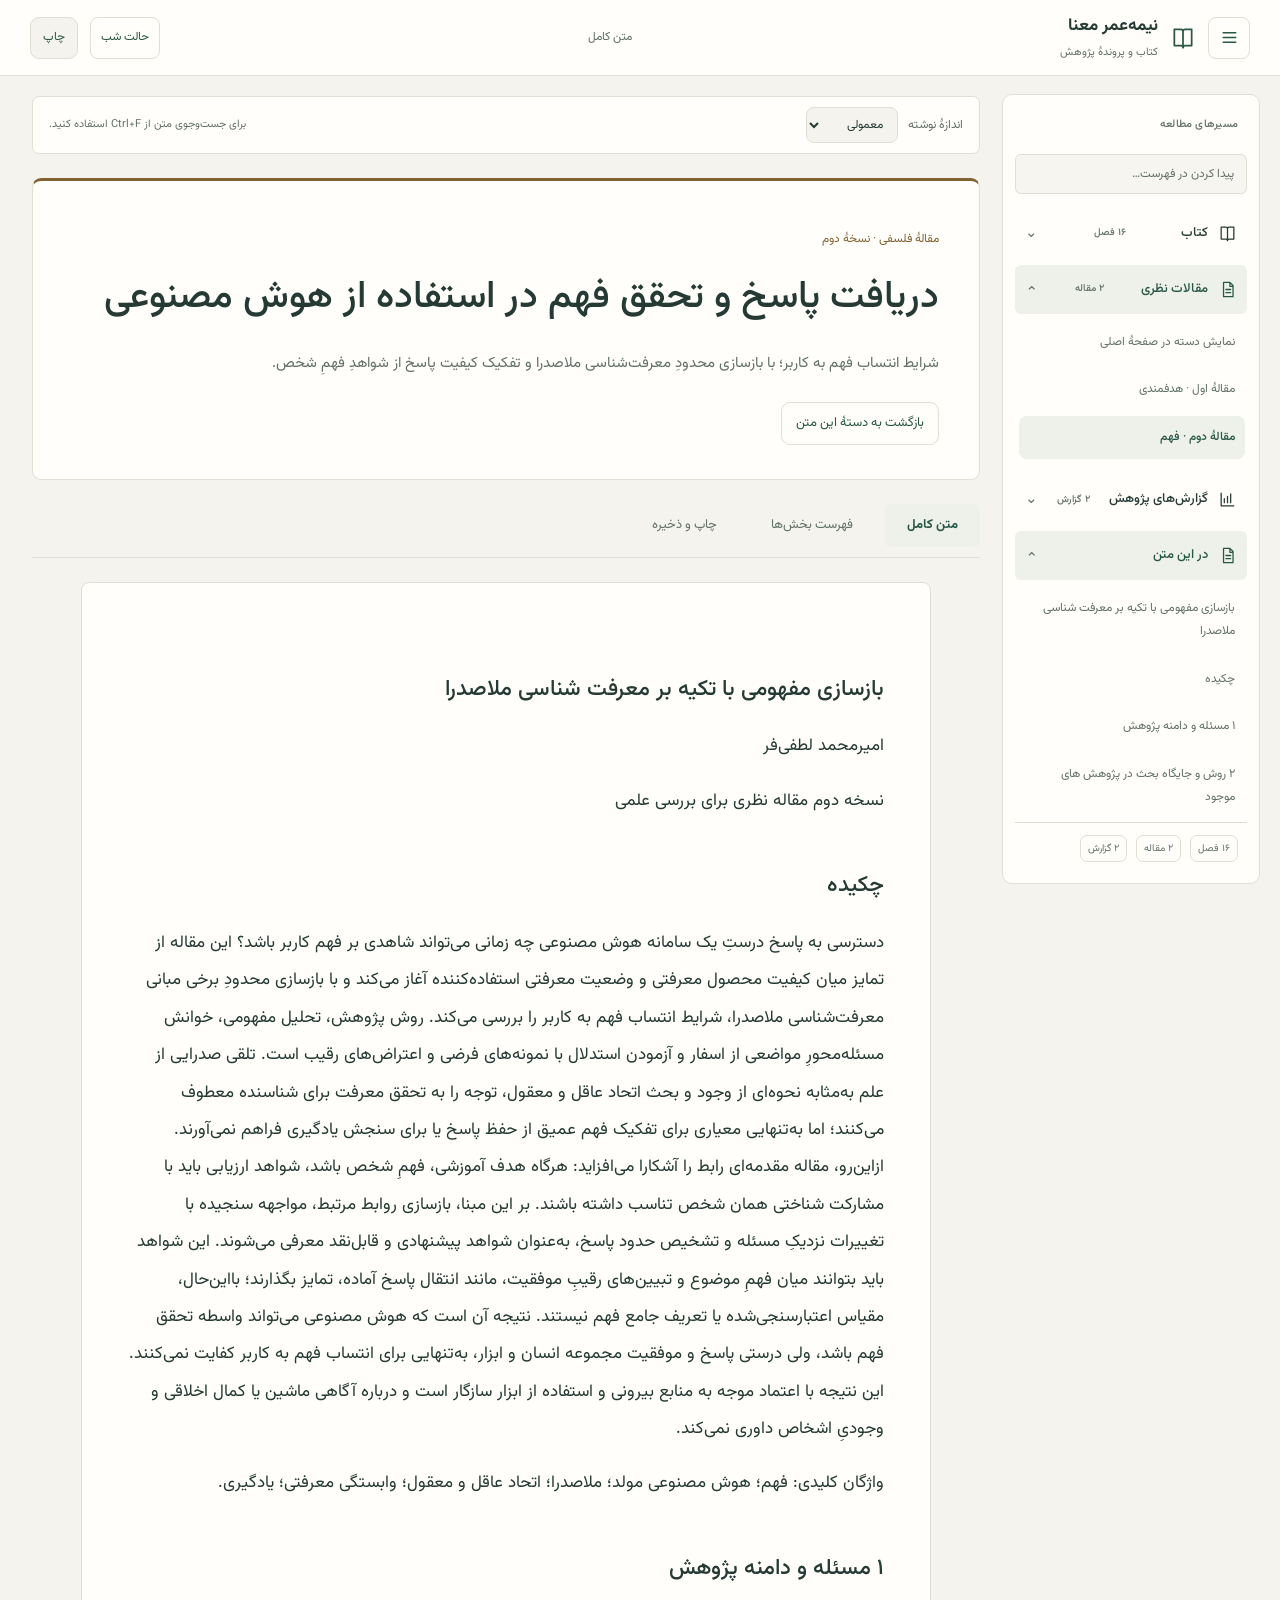
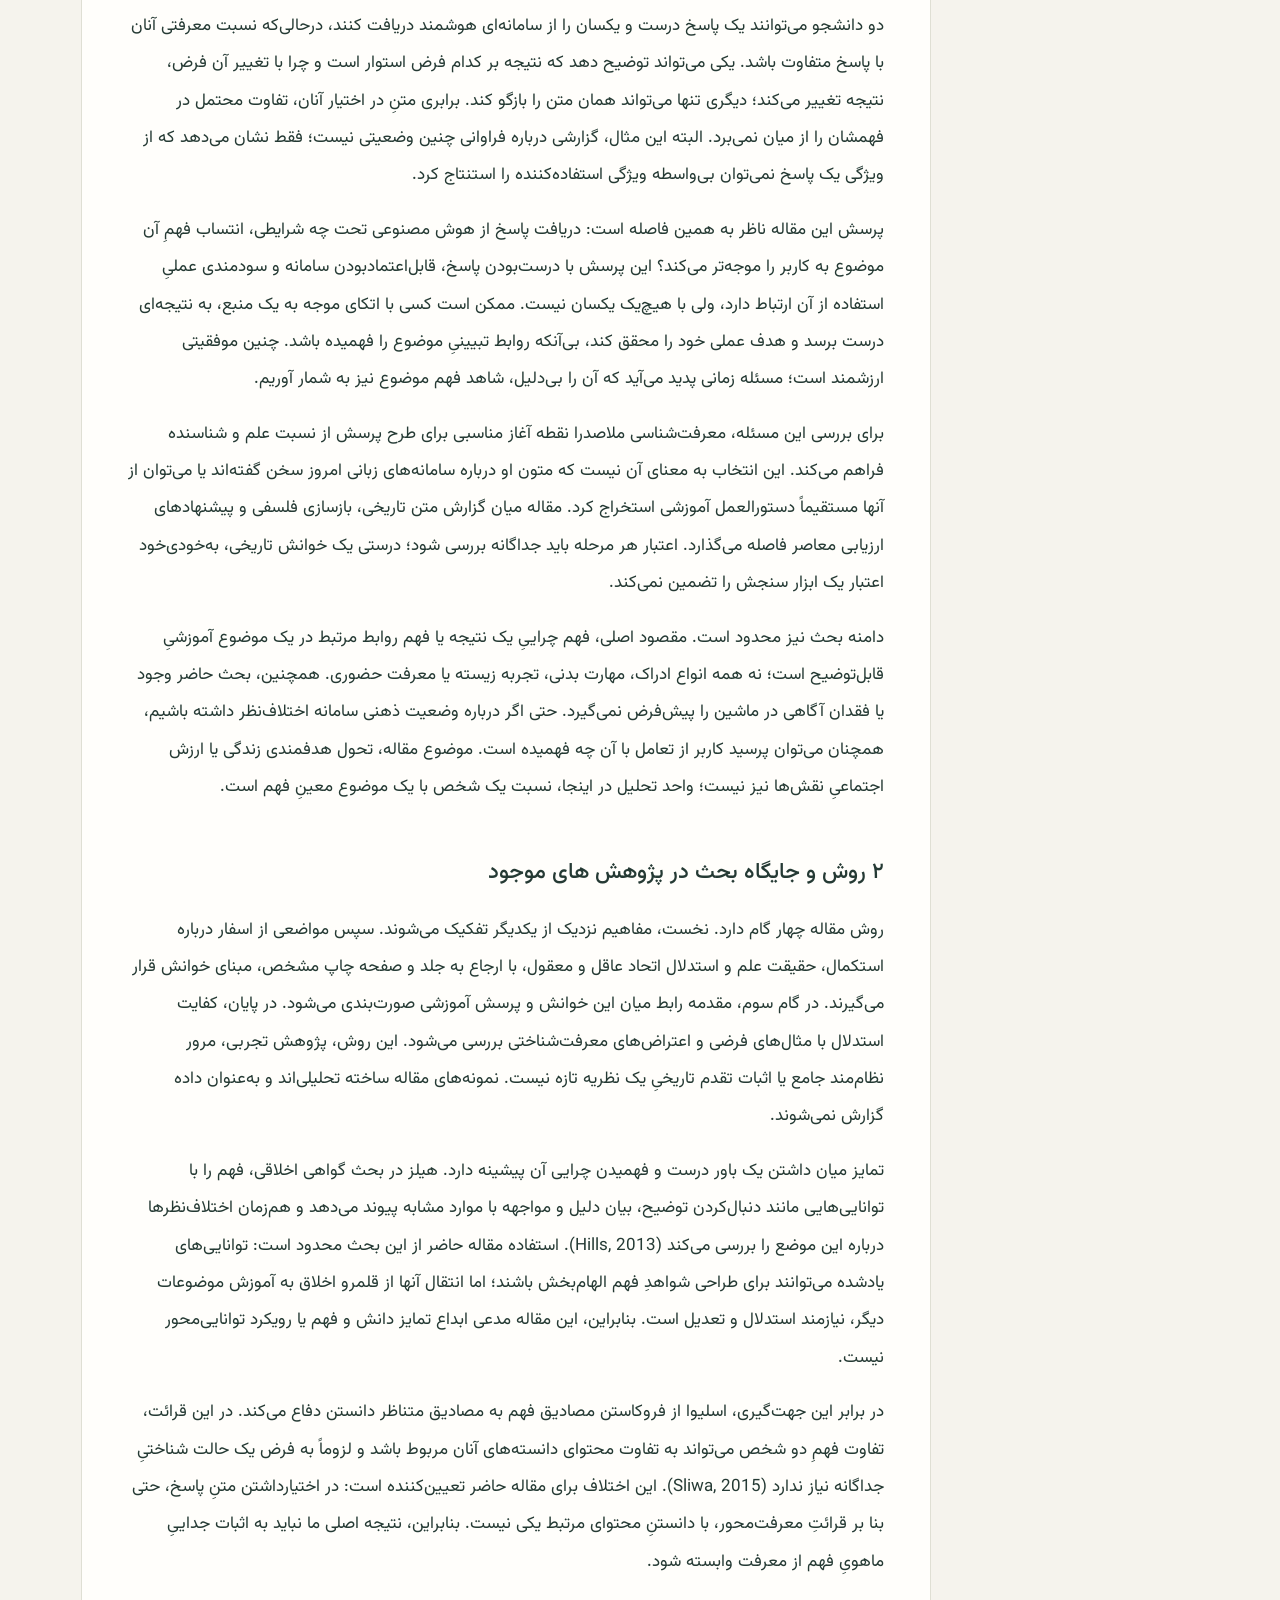
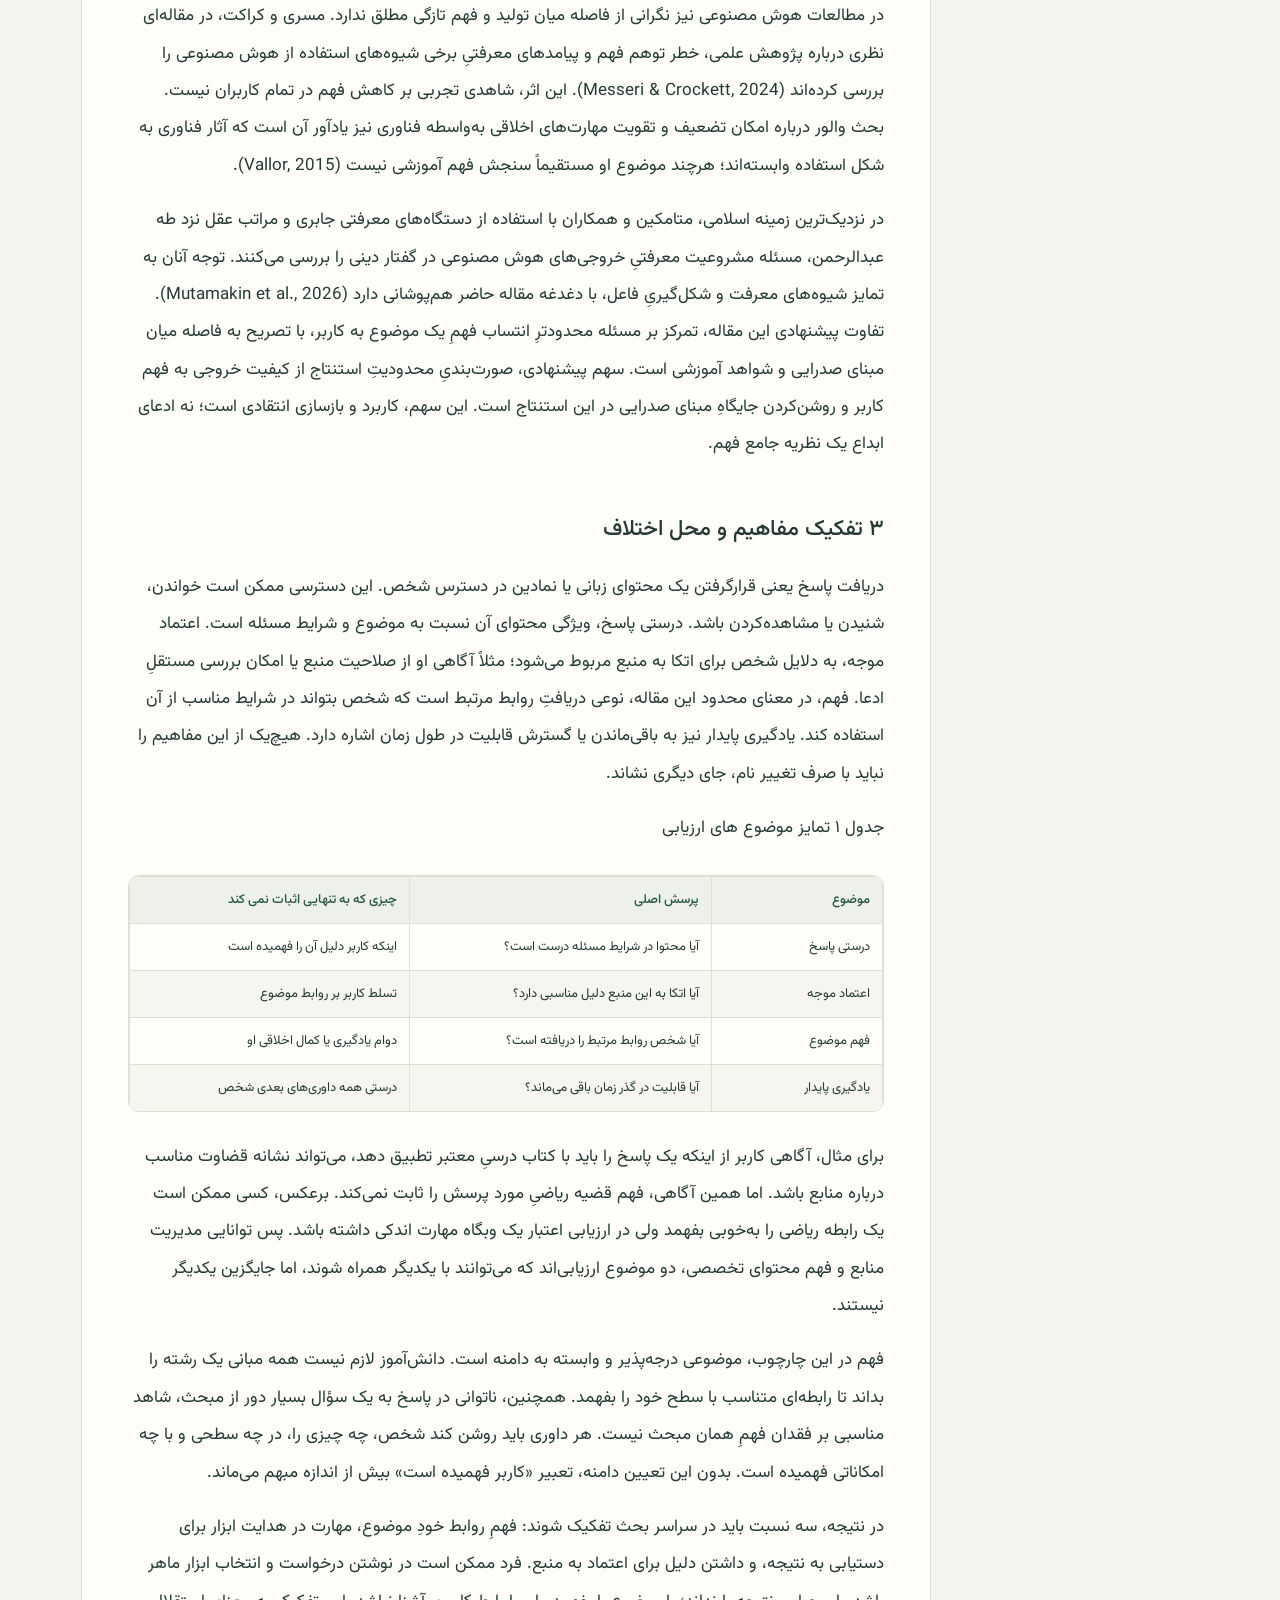
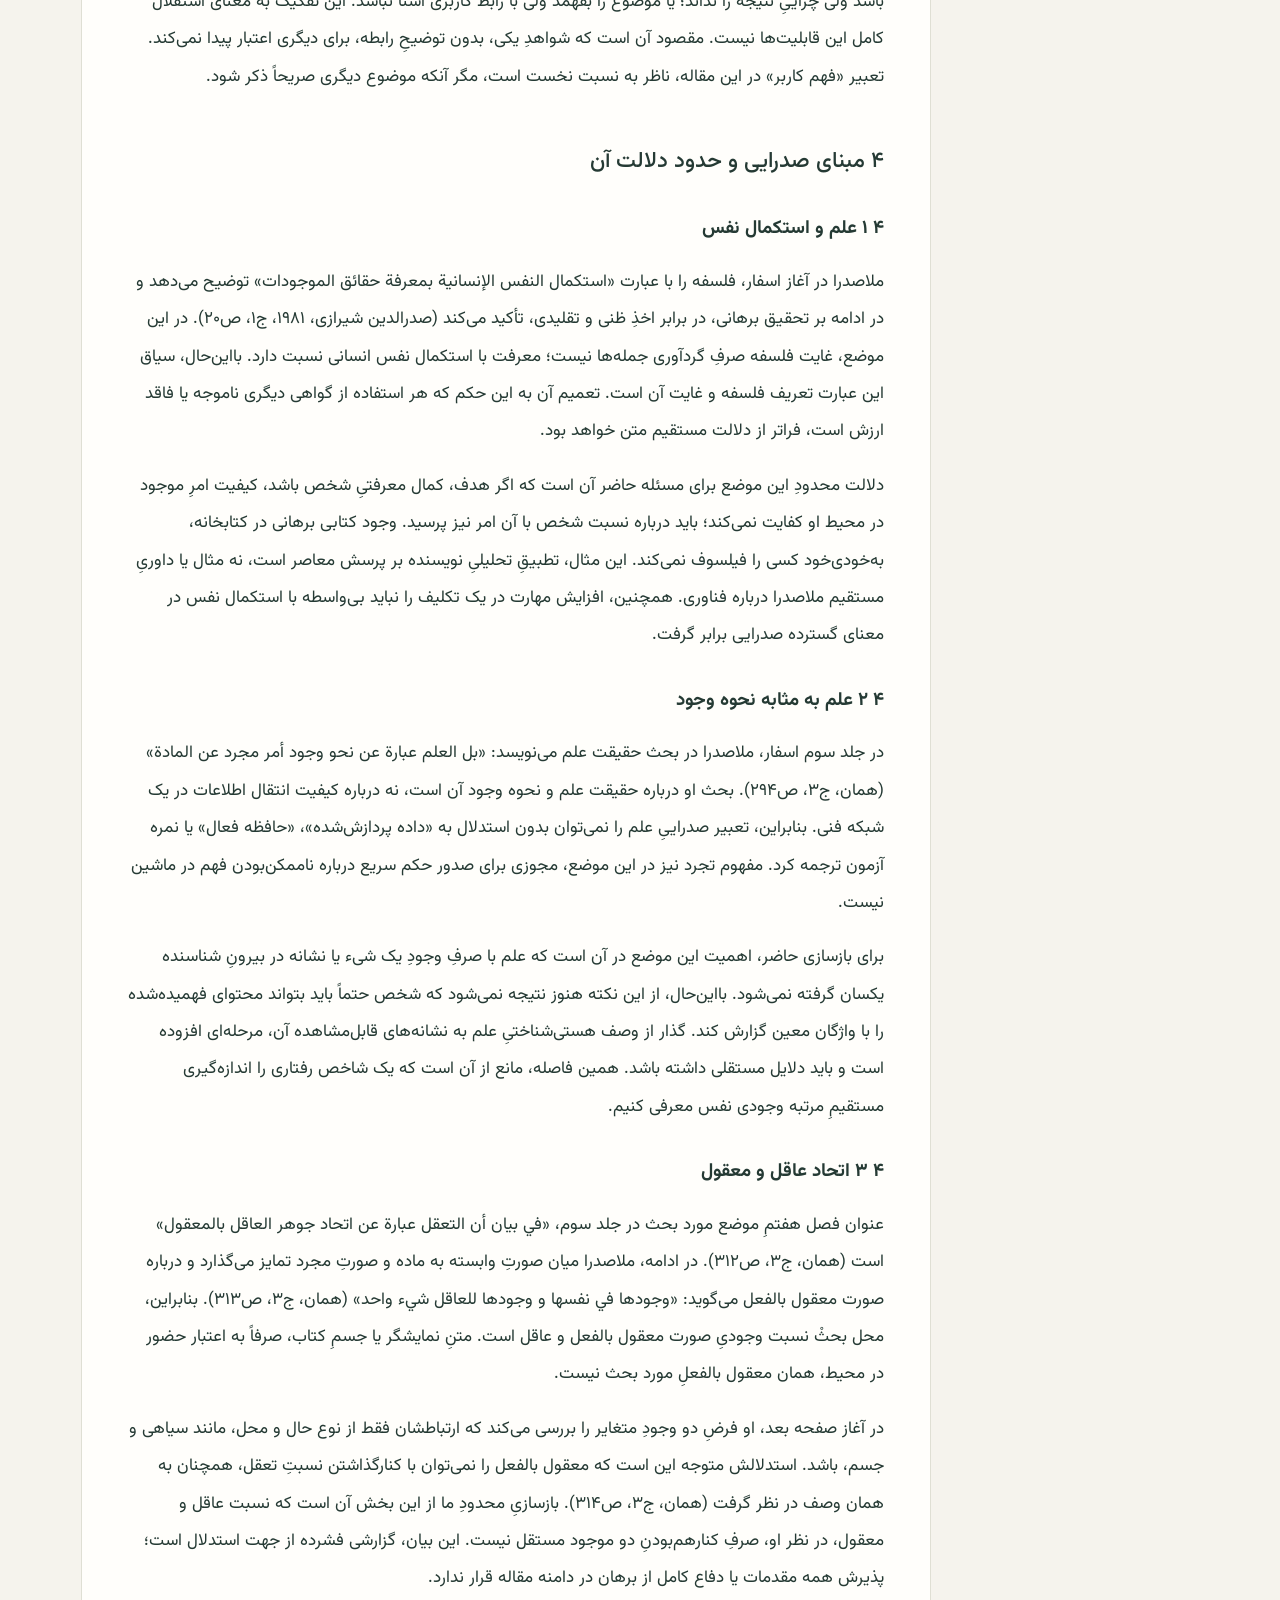
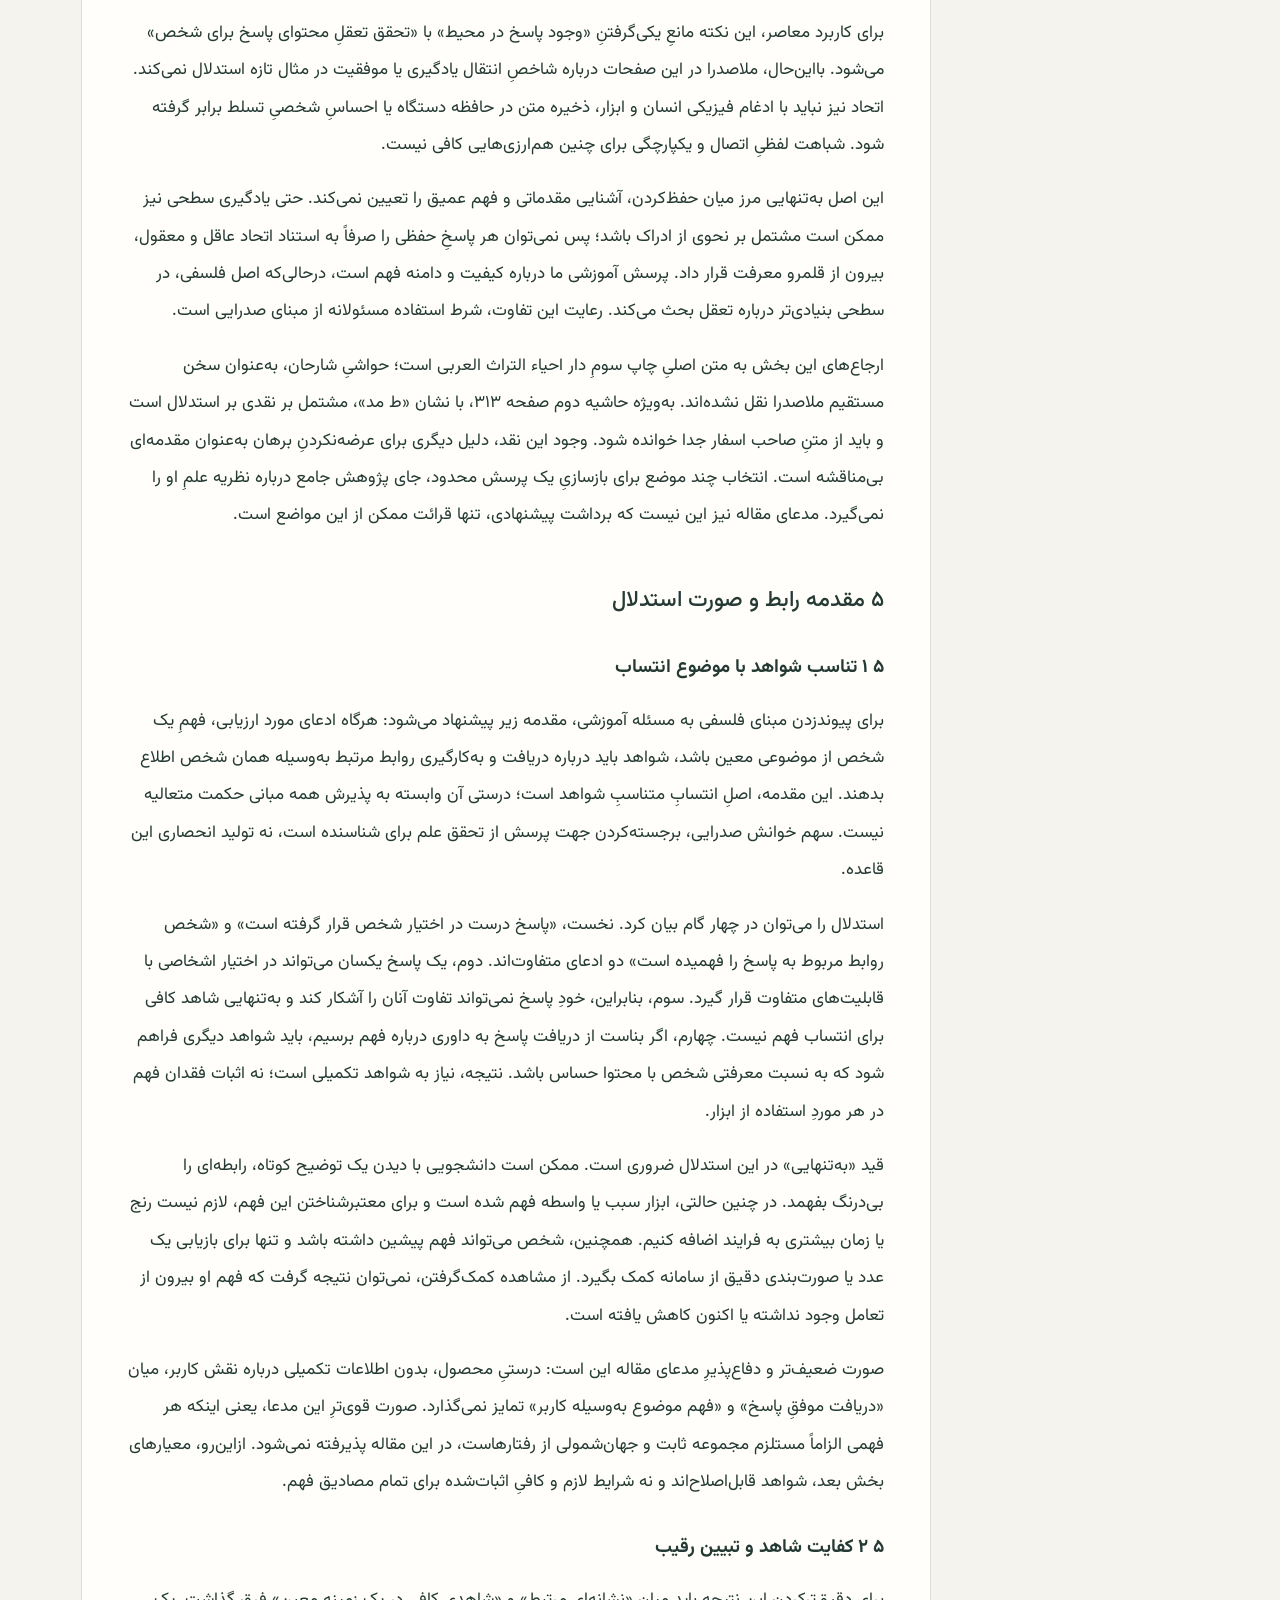
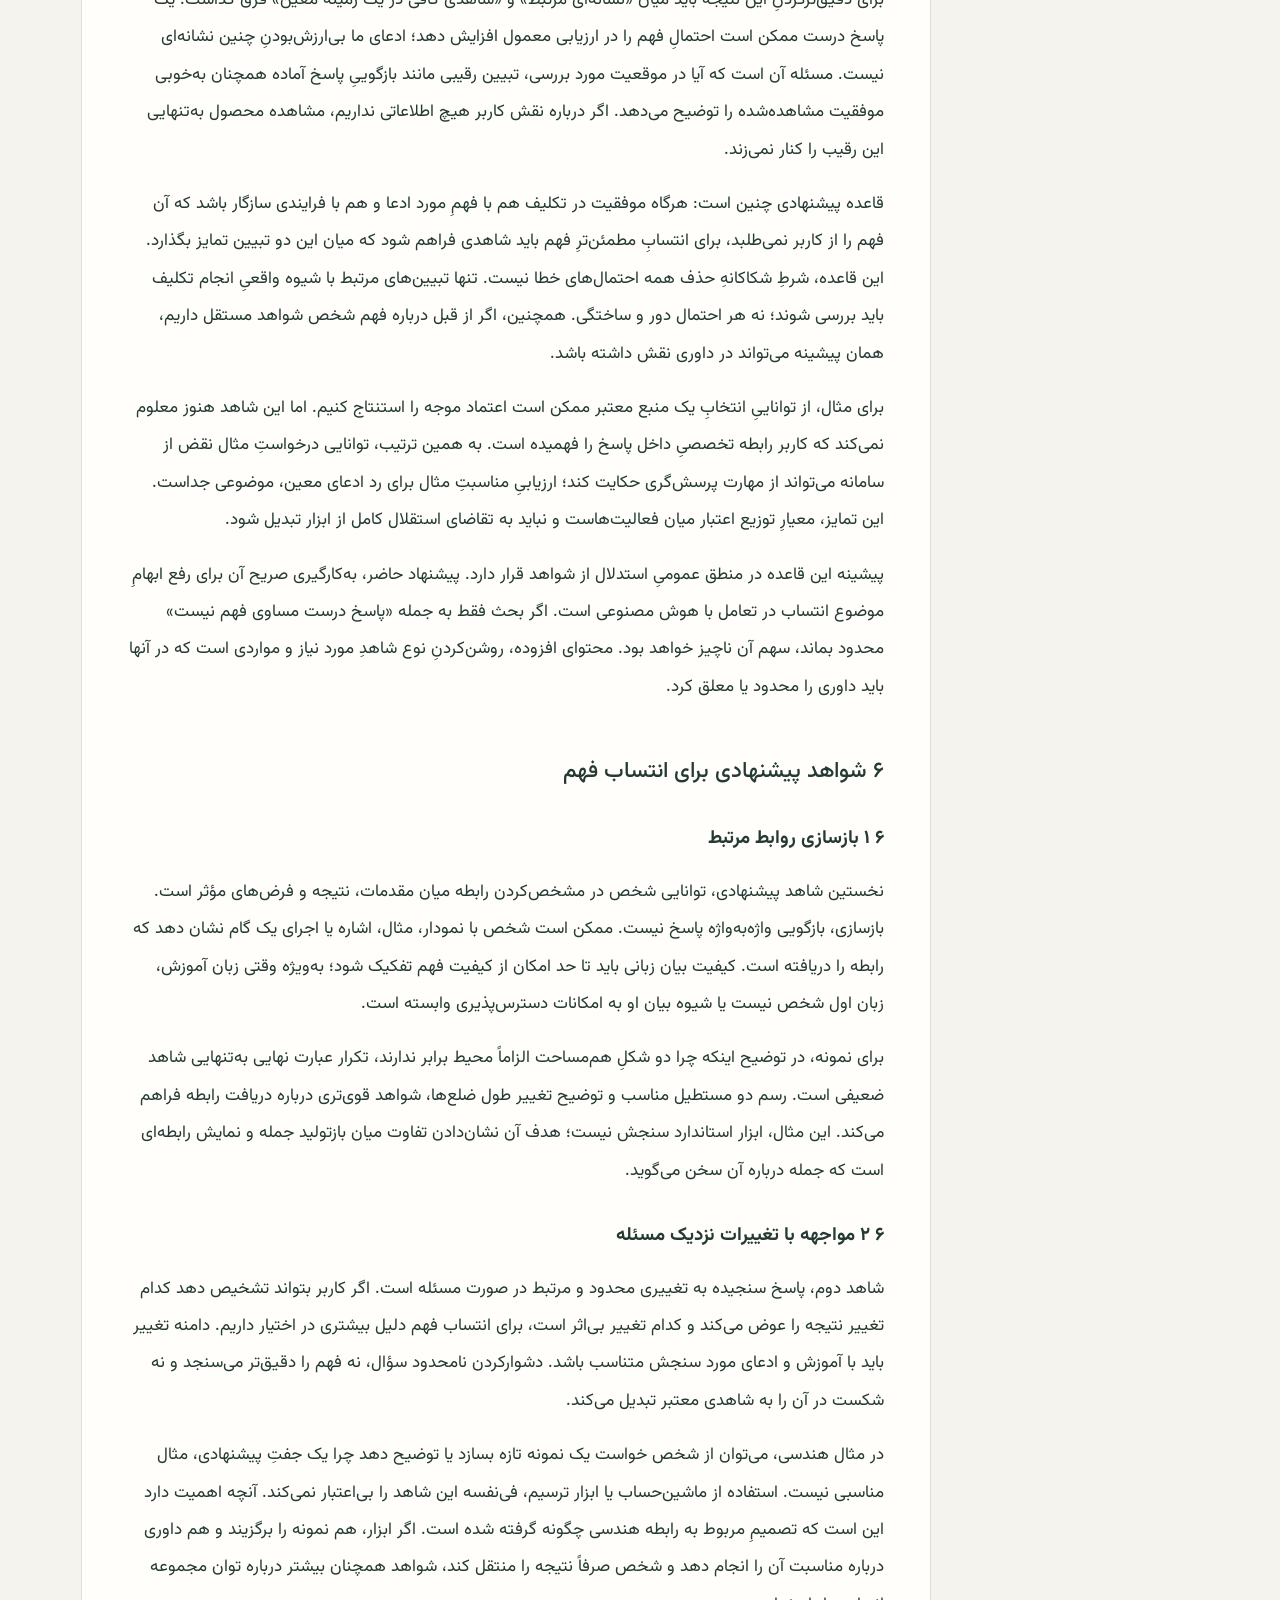
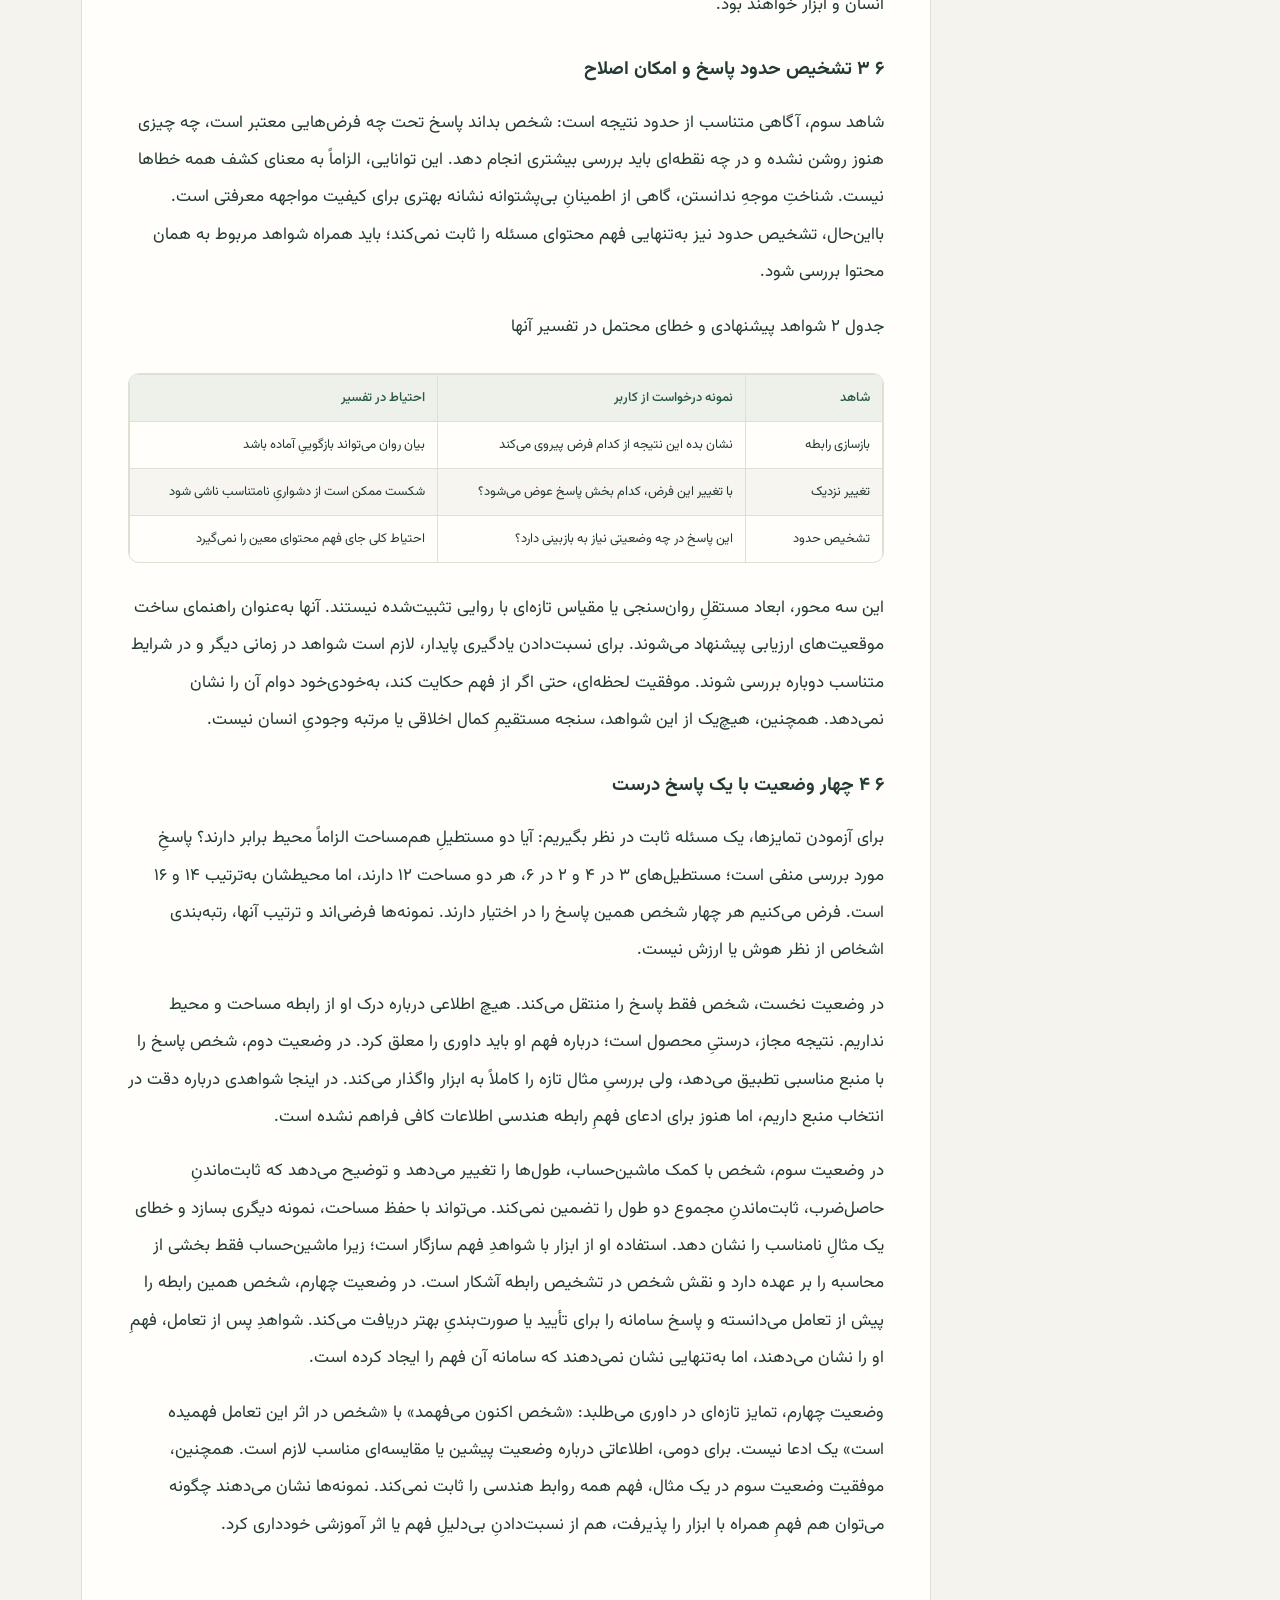
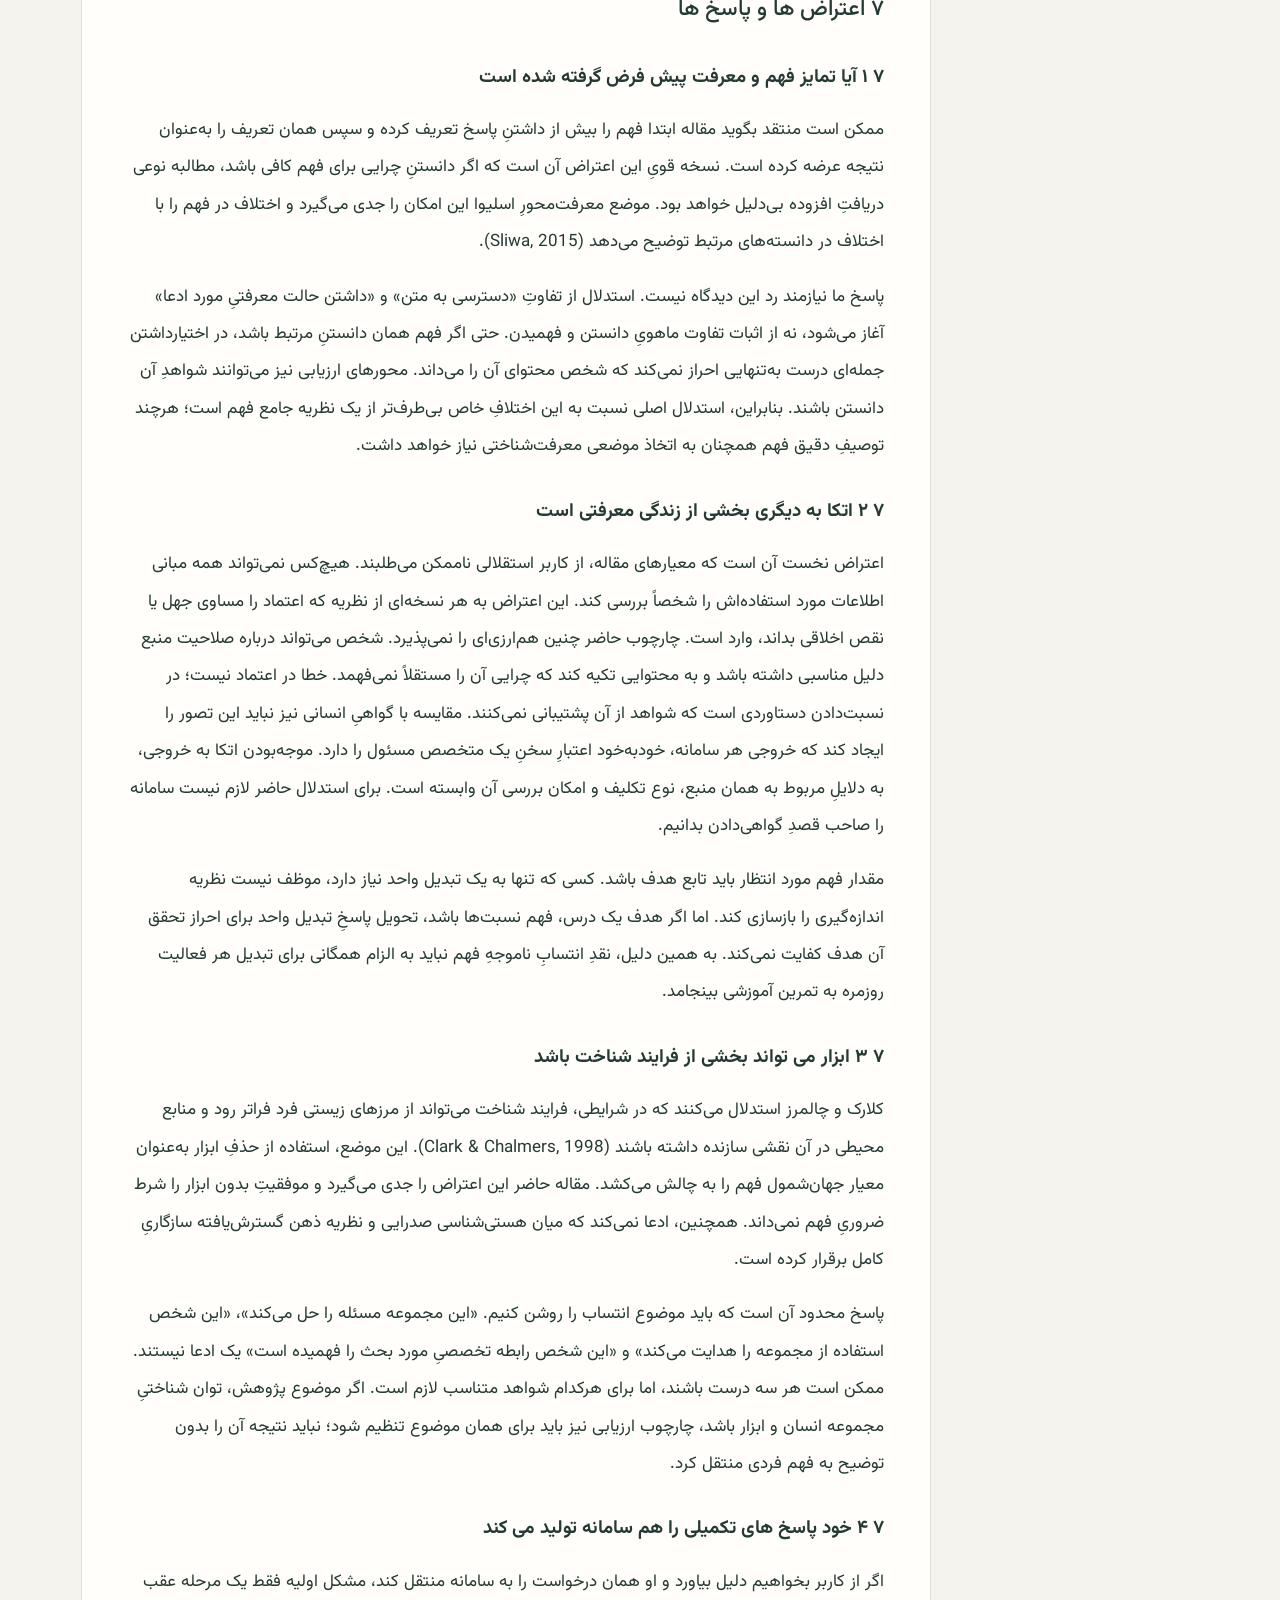
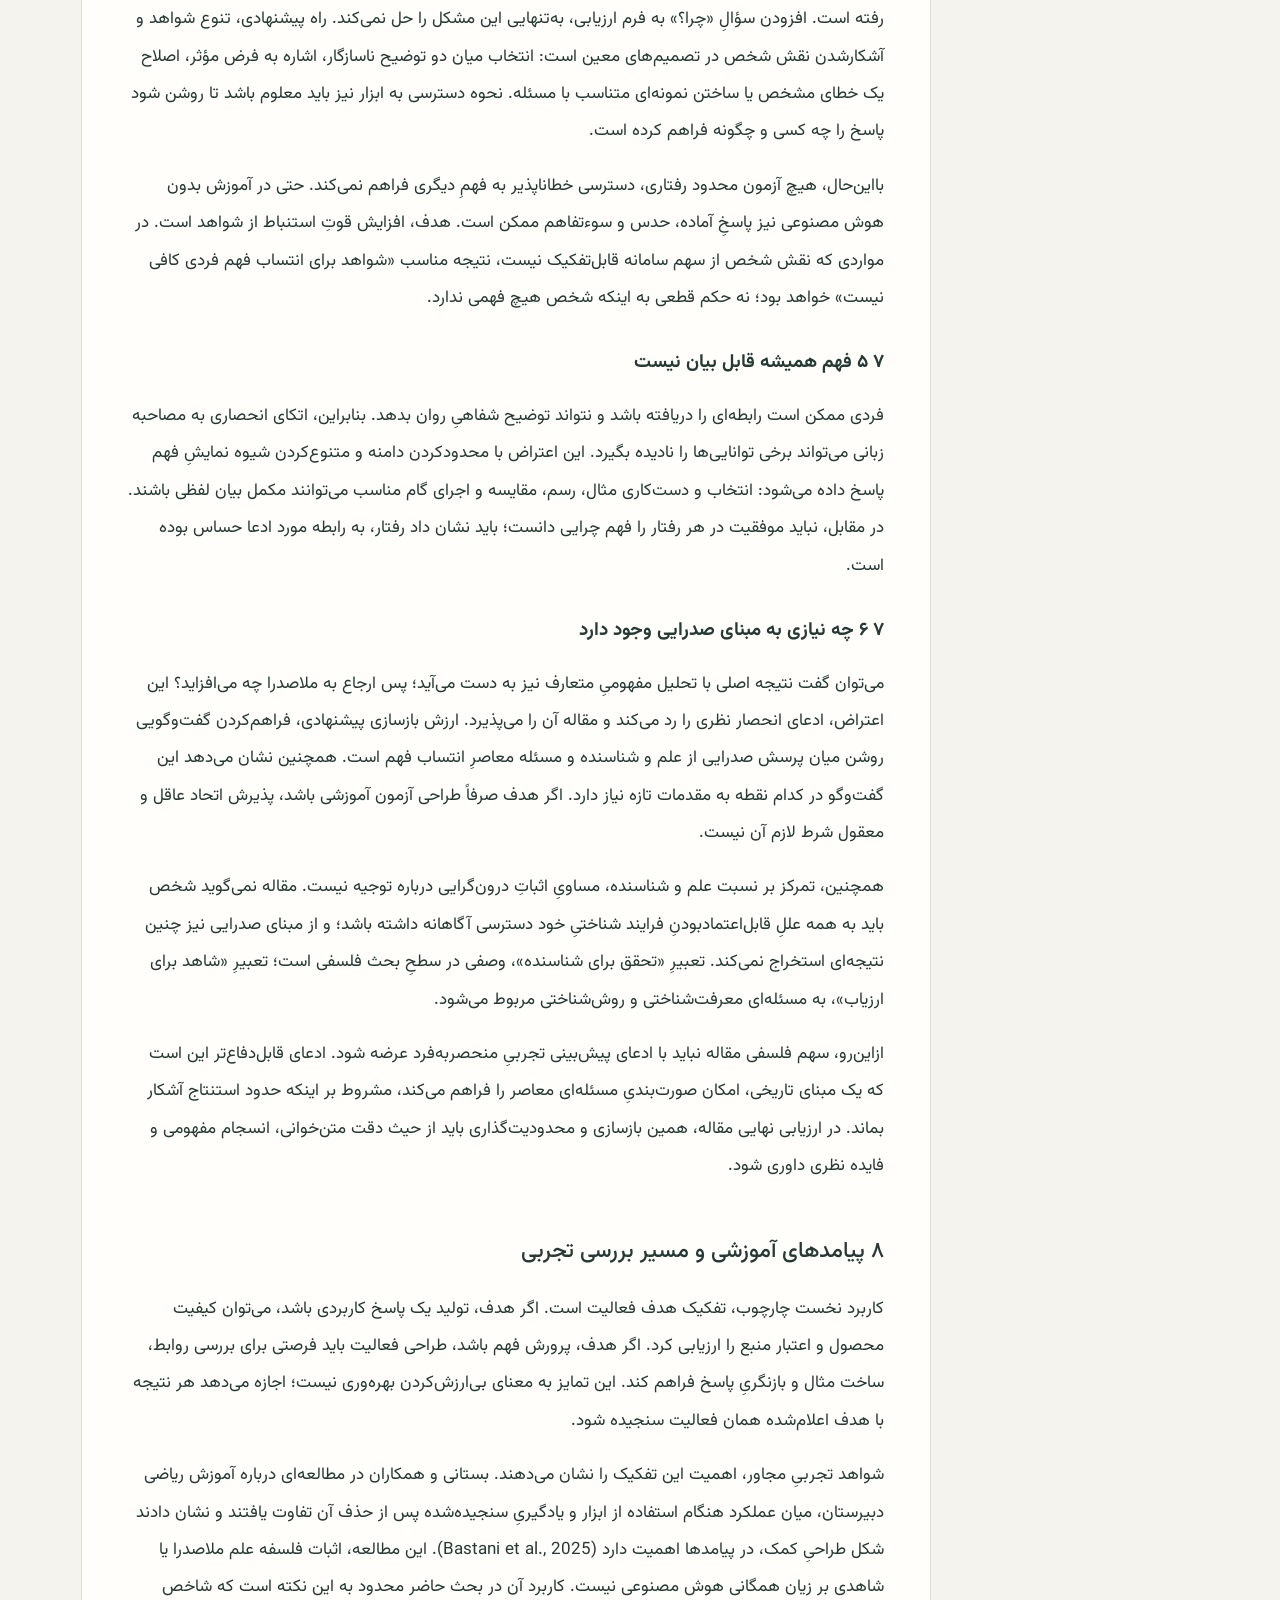
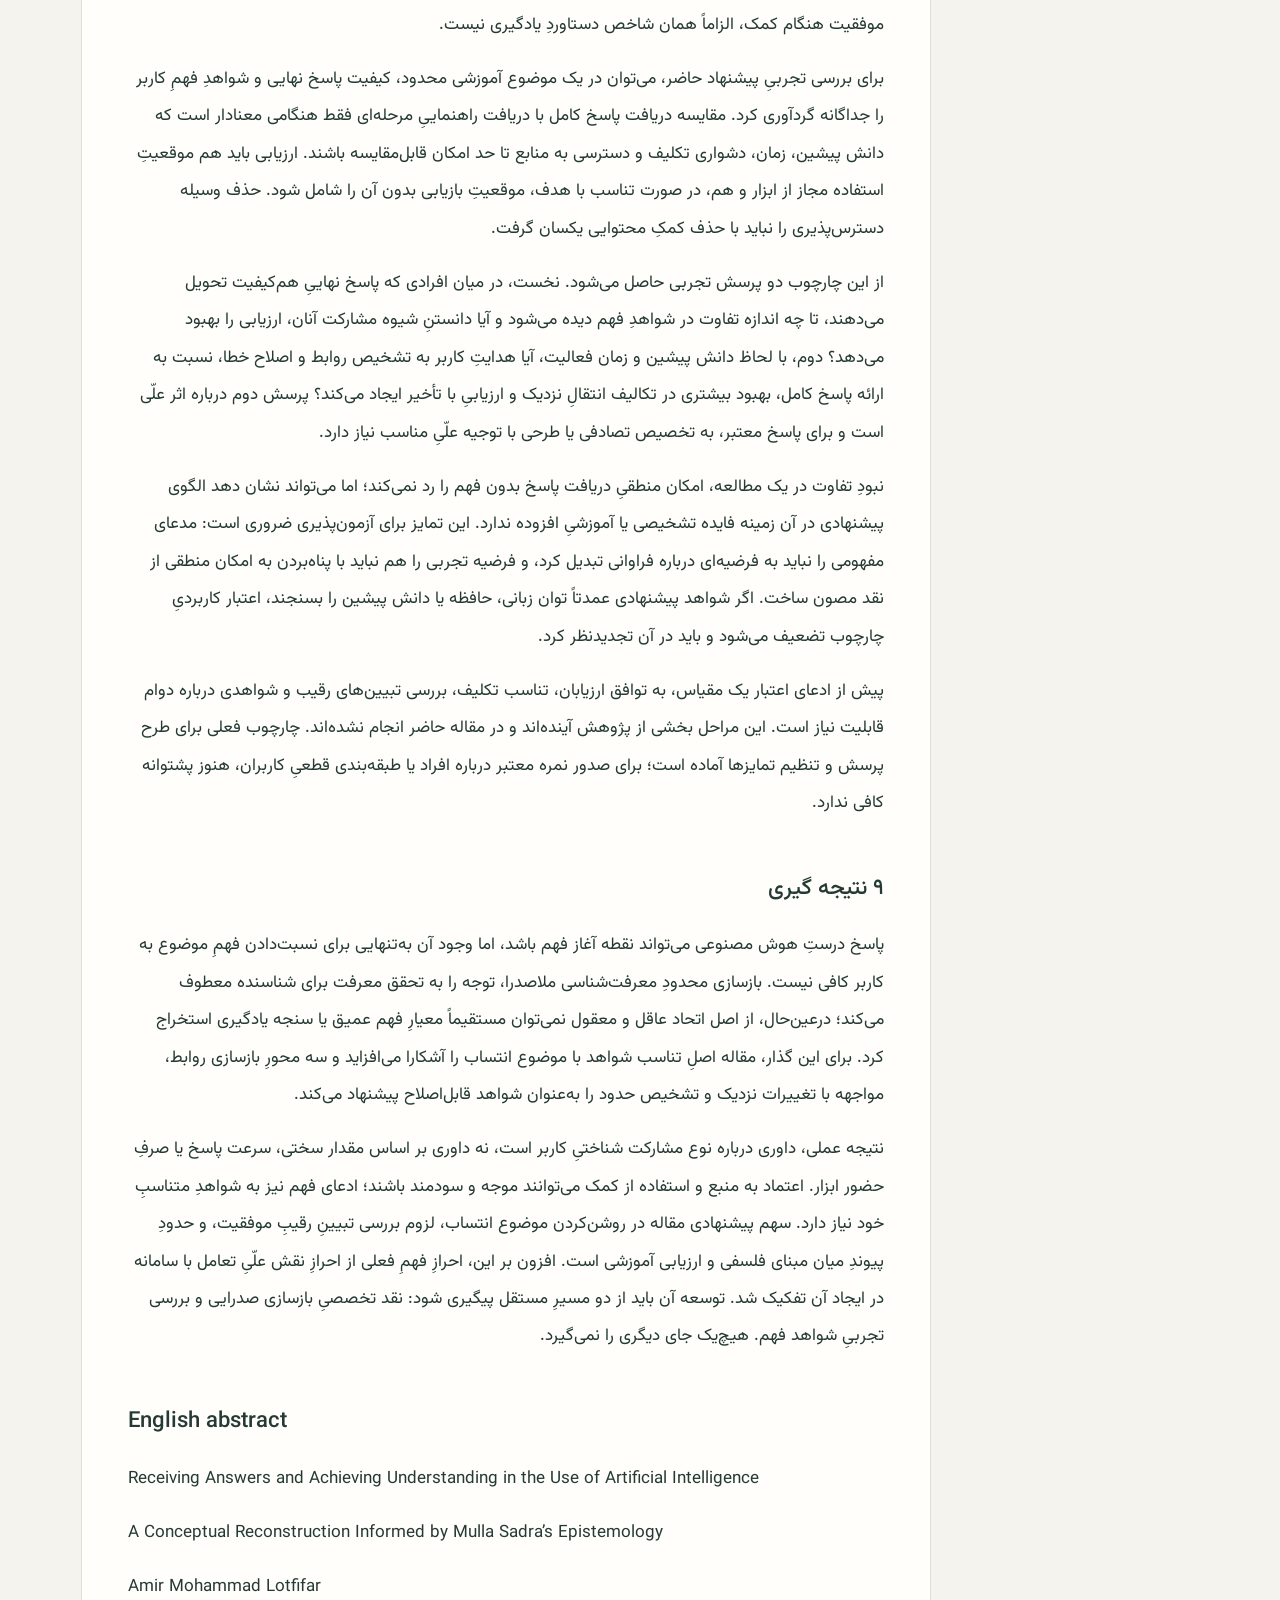
<file: half-life-of-meaning-book/article-02-understanding.html>
<!DOCTYPE html>
<html lang="fa" dir="rtl"><head><meta charset="utf-8"><meta name="viewport" content="width=device-width,initial-scale=1"><title>دریافت پاسخ و تحقق فهم در استفاده از هوش مصنوعی | نیمه‌عمر معنا</title><link rel="stylesheet" href="book-fonts.css?v=20261014"><style id="book-theme-styles">:root{color-scheme:light;--canvas:#f2efe7;--sheet:#fffdf7;--panel:#f8f5ed;--ink:#26382f;--muted:#627066;--line:#dce0d3;--accent:#285c49;--accent-soft:#e9efe5;--gold:#856023;--gold-soft:#f5ecd8;--gold-ink:#6b542b;--cover:#183e32;--cover-ink:#fcf9ee;--cover-muted:#c9d8cb;--cover-gold:#e7c98b;--focus:#956625;--danger:#864b2d;--shadow:0 12px 38px #233d2b08}
:root[data-theme="night"]{color-scheme:dark;--canvas:#0e1c18;--sheet:#162820;--panel:#1b3027;--ink:#e8ece3;--muted:#aabbb0;--line:#344a3d;--accent:#c2d8bc;--accent-soft:#263f31;--gold:#ddc48e;--gold-soft:#303124;--gold-ink:#e4cc94;--cover:#102d24;--cover-ink:#faf5e6;--cover-muted:#becfbe;--cover-gold:#e7c98b;--focus:#e4c68b;--danger:#efbc9c;--shadow:0 12px 38px #00000018}
*{box-sizing:border-box}html{scroll-padding-top:140px}body{margin:0;background:var(--canvas);color:var(--ink);font-family:Vazir,Tahoma,sans-serif;font-size:16px;line-height:1.9;-webkit-font-smoothing:antialiased}button,input,textarea{font:inherit}button,a,input,textarea,summary{-webkit-tap-highlight-color:transparent}button{cursor:pointer}button:disabled{cursor:default}a{color:var(--accent);text-decoration:none}a:hover{text-decoration:underline}a:focus-visible,button:focus-visible,input:focus-visible,textarea:focus-visible,summary:focus-visible,[tabindex="-1"]:focus-visible{outline:3px solid var(--focus);outline-offset:4px}button:disabled{opacity:.45}button{color:inherit}svg{display:block;flex-shrink:0}[hidden]{display:none!important}#book [id]{scroll-margin-top:140px}
.standalone-header{max-width:1180px;margin:0 auto;padding:27px 30px;display:flex;align-items:center;justify-content:space-between;gap:24px}.standalone-header>a{display:flex;align-items:center;gap:12px;font-size:18px;font-weight:700;color:var(--ink)}.brand-emblem{width:40px;height:40px;display:grid;place-items:center;border:1px solid var(--line);border-radius:12px;background:var(--sheet);color:var(--accent)}.standalone-header>span{font-size:11px;color:var(--muted);border:1px solid var(--line);padding:5px 12px;border-radius:30px;background:var(--sheet)}
.reader-tools{position:sticky;top:0;z-index:25;background:var(--sheet);border-top:1px solid var(--line);border-bottom:1px solid var(--line);box-shadow:0 6px 20px #17382d05}.reader-tools-inner{max-width:1180px;margin:auto;padding:11px 30px}.reader-buttons{display:flex;align-items:center;gap:8px;flex-wrap:wrap}.reader-buttons a,.reader-buttons button{display:inline-flex;align-items:center;justify-content:center;gap:8px;border:1px solid var(--line);border-radius:9px;background:var(--sheet);color:var(--ink);font-size:12px;line-height:1.7;min-height:43px;padding:9px 14px;white-space:nowrap;text-decoration:none}.reader-buttons a:hover,.reader-buttons button:not(:disabled):hover{background:var(--accent-soft);border-color:var(--accent)}.reader-buttons a:first-child{background:var(--accent-soft);color:var(--accent);font-weight:700}.reader-buttons #theme-toggle{margin-inline-start:auto;color:var(--accent)}.theme-symbol{width:17px;height:17px}:root[data-theme="paper"] .theme-sun,:root:not([data-theme]) .theme-sun{display:none}:root[data-theme="night"] .theme-moon{display:none}.reader-message{display:block;color:var(--muted);font-size:11px;line-height:1.8}.reader-message:empty{display:none}#reader-search{padding:18px 0 6px}#reader-search>label{display:block;font-size:13px;margin-bottom:8px;color:var(--ink)}.search-row{display:flex;gap:8px}.search-row input{width:100%;min-width:0;flex:1;padding:12px 14px;font-size:15px;color:var(--ink);background:var(--panel);border:1px solid var(--line);border-radius:9px}.search-row button{border:1px solid var(--line);border-radius:9px;background:var(--sheet);padding:9px 15px;color:var(--accent)}#search-status{font-size:12px;color:var(--muted);margin:10px 0}#search-results{max-height:43vh;overflow:auto;margin:0;padding:0 22px 0 0;overscroll-behavior:contain}#search-results li{margin-bottom:9px;color:var(--muted)}#search-results a{display:block;border:1px solid var(--line);border-radius:10px;background:var(--panel);padding:14px 17px;color:var(--ink);font-size:13px;line-height:1.9}#search-results strong{display:block;color:var(--accent);margin-bottom:4px;font-size:12px}
.standalone-book main{max-width:1180px;margin:auto;padding:38px 30px 70px}.workspace-view{display:block}.book-cover{position:relative;isolation:isolate;display:grid;grid-template-columns:minmax(0,1fr) 230px;gap:45px;overflow:hidden;background:var(--cover);border:1px solid #ffffff0f;border-radius:24px;padding:48px 46px;margin-bottom:32px;box-shadow:0 20px 50px #0a2c2312;color:var(--cover-ink)}.book-cover:before{content:"";position:absolute;z-index:-1;width:460px;height:460px;border:1px solid #e7c98b22;border-radius:50%;left:-250px;top:-220px}.book-cover:after{content:"";position:absolute;z-index:-1;width:330px;height:330px;border:1px solid #e7c98b18;border-radius:50%;left:-150px;bottom:-230px}.view-heading{margin:0 0 28px}.eyebrow{display:inline-block;color:var(--cover-gold);font-size:11px;padding:5px 12px;border:1px solid #e7c98b40;border-radius:30px;margin-bottom:16px}.view-heading h1{font-size:clamp(37px,4.6vw,58px);font-weight:700;line-height:1.45;letter-spacing:0;margin:0 0 11px;color:var(--cover-ink)}.view-heading>p{font-size:16px;line-height:1.9;color:var(--cover-muted);margin:0}.book-kicker{display:block;font-size:12px;color:var(--cover-gold)}.book-cover h2{font-size:27px;font-weight:500;line-height:1.8;margin:15px 0 18px;color:var(--cover-ink)}.book-cover-lead>p{font-size:14px;line-height:2;max-width:630px;color:var(--cover-muted);margin:0}.book-actions{display:flex;align-items:center;gap:15px;flex-wrap:wrap;margin-top:28px}.solid-link{display:inline-flex;align-items:center;justify-content:center;min-height:48px;border-radius:10px;background:var(--cover-gold);color:#183e32;padding:12px 23px;font-size:13px;font-weight:700;text-decoration:none}.solid-link:hover{background:#f4dbac;color:#183e32;text-decoration:none}.text-button{border:0;background:transparent;color:var(--cover-ink);padding:9px 2px;font-size:11px;line-height:1.8;text-decoration:underline;text-underline-offset:5px}.book-cover-meta{align-self:stretch;display:flex;flex-direction:column;justify-content:center;gap:5px;padding:18px 29px;background:#ffffff06;border:1px solid #c9d8cb22;border-radius:16px}.book-cover-meta strong{font-size:64px;font-weight:500;line-height:1.2;color:var(--cover-gold)}.book-cover-meta b{font-size:28px;font-weight:500;line-height:1.4;color:var(--cover-ink);margin-top:15px}.book-cover-meta span{font-size:11px;color:var(--cover-muted)}.book-cover-meta small{font-size:10px;line-height:2;color:var(--cover-muted);border-top:1px solid #c9d8cb22;margin-top:19px;padding-top:15px}
.section-head{display:flex;align-items:center;justify-content:space-between;gap:18px;margin:32px 3px 18px}.section-head h2{font-size:23px;font-weight:700;line-height:1.7;margin:0}.book-toc-hint{font-size:11px;color:var(--muted)}.book-revision-note{padding:25px 30px;background:var(--accent-soft);border:1px solid var(--line);border-radius:16px;margin-bottom:28px}.book-revision-note>span{font-size:11px;color:var(--accent)}.book-revision-note h2{font-size:21px;font-weight:500;line-height:1.8;margin:8px 0 13px;color:var(--ink)}.book-revision-note p{font-size:13px;line-height:2;color:var(--muted);margin:10px 0 0}.book-toc{display:grid;grid-template-columns:repeat(3,minmax(0,1fr));gap:14px;margin-bottom:36px}.book-toc-front,.book-toc-end{grid-column:1/-1;background:var(--sheet);border:1px solid var(--line);border-radius:12px;padding:16px 23px;font-size:13px}.book-toc-part{background:var(--sheet);border:1px solid var(--line);border-radius:14px;padding:22px 24px;box-shadow:var(--shadow)}.book-toc-part small{font-size:10px;color:var(--gold)}.book-toc h3{font-size:17px;font-weight:500;color:var(--ink);margin:5px 0 18px}.book-toc-part>a{display:flex;align-items:baseline;gap:12px;font-size:12px;line-height:1.9;color:var(--ink);margin-top:13px}.book-toc-part>a>span{min-width:23px;font-size:11px;color:var(--gold)}.book-toc-part>a:hover{color:var(--accent)}.book-toc-end{display:flex;align-items:center;flex-wrap:wrap;gap:15px 28px}
.book-part-heading{display:flex;align-items:baseline;gap:17px;padding:42px 5px 18px}.book-part-heading>span{font-size:11px;color:var(--gold);white-space:nowrap}.book-part-heading h2{font-size:24px;font-weight:500;line-height:1.8;color:var(--ink);margin:0}.report-fold{border:1px solid var(--line);border-radius:16px;background:var(--sheet);box-shadow:var(--shadow);margin:0 0 13px;overflow:hidden}.report-fold>summary{display:flex;align-items:center;gap:19px;padding:23px 28px;list-style:none;cursor:pointer}.report-fold>summary::-webkit-details-marker{display:none}.report-fold>summary>b{flex:1;font-size:17px;font-weight:500}.report-fold>summary>small{font-size:11px;color:var(--muted)}.report-fold>summary>i{font-style:normal;color:var(--gold);font-size:23px;font-weight:400;margin-inline-start:auto}.report-fold[open]>summary{border-bottom:1px solid var(--line);background:var(--panel)}.report-fold[open]>summary>i{transform:rotate(45deg)}.book-chapter>summary>div{flex:1;min-width:0}.book-chapter summary b{display:block;font-size:17px;font-weight:500;line-height:1.8;color:var(--ink)}.book-chapter summary small{display:block;font-size:10px;color:var(--muted);margin-bottom:3px}.book-chapter-number{display:grid;place-items:center;min-width:45px;width:45px;height:45px;border-radius:50%;background:var(--gold-soft);color:var(--gold-ink);font-size:19px;font-weight:500}.fold-body.book-prose{max-width:875px;padding:34px 42px 38px;margin:0 auto;font-size:17px;line-height:2.22;color:var(--ink)}.book-prose p{margin:0 0 23px}.book-prose h3{font-size:22px;font-weight:500;line-height:1.8;margin:36px 0 17px;color:var(--accent);text-wrap:balance}.book-prose h4{font-size:18px;font-weight:500;line-height:1.9;margin:27px 0 13px;color:var(--ink);text-wrap:balance}.book-prose>h3:first-child{margin-top:4px}.book-prose ul,.book-prose ol{padding-inline-start:25px}.book-prose li{margin-bottom:8px}.book-prose strong{font-weight:700}.book-prose a{color:var(--accent);text-decoration:underline;text-underline-offset:4px}.book-prose code{overflow-wrap:anywhere;font-size:.9em}
.chapter-expansion{padding-bottom:19px;margin:25px 0 32px;border-bottom:1px solid var(--line)}.scene-kicker{display:inline-block;font-size:10px;color:var(--gold);padding:4px 10px;background:var(--gold-soft);border-radius:30px;margin:0 0 10px}.book-scene>h3:first-of-type{margin-top:8px}.book-pause{margin:29px 0;padding:27px;border-radius:14px;background:var(--gold-soft);border:1px solid var(--line);border-inline-start:3px solid var(--gold)}.pause-index{font-size:10px;color:var(--gold-ink)}.book-pause h4{font-size:18px;color:var(--gold-ink);margin:8px 0 16px}.book-pause p{font-size:15px;line-height:2.1}.book-pause label{display:block;font-size:12px;font-weight:500;margin:21px 0 9px;color:var(--gold-ink)}.book-pause textarea{display:block;width:100%;max-width:100%;min-height:110px;resize:vertical;overflow-y:auto;padding:14px 16px;font-size:15px;line-height:1.95;border:1px solid var(--line);border-radius:9px;background:var(--sheet);color:var(--ink)}textarea::placeholder,input::placeholder{color:var(--muted);opacity:1}.book-pause .note-status{font-size:11px;line-height:1.8;color:var(--muted);margin:9px 0 0}.book-pause .note-status[data-saved="false"]{color:var(--danger)}.book-pause:target{outline:2px solid var(--focus);outline-offset:5px}.book-analysis{background:var(--accent-soft);border:1px solid var(--line);border-radius:12px;margin-bottom:28px;overflow:hidden}.book-analysis>summary{display:flex;align-items:center;justify-content:space-between;gap:16px;padding:18px 22px;list-style:none;cursor:pointer;color:var(--accent);font-size:13px;font-weight:500}.book-analysis>summary::-webkit-details-marker{display:none}.analysis-symbol{font-size:22px;font-weight:400}.book-analysis[open] .analysis-symbol{transform:rotate(45deg)}.book-analysis[open]>summary{border-bottom:1px solid var(--line)}.book-analysis-body{padding:5px 25px 12px}.book-analysis-body h3{font-size:20px;margin-top:20px}.book-analysis-body p{font-size:16px;line-height:2.18}.book-countercase>h3{font-size:21px}.book-deeper{margin:30px 0;padding-top:8px;border-top:1px solid var(--line)}.return-to-pause a{font-size:12px}.book-chapter-nav{display:flex;justify-content:space-between;align-items:center;gap:14px;border-top:1px solid var(--line);padding-top:23px;margin-top:34px;font-size:12px}.book-chapter-nav a{text-decoration:none}.book-note-print{display:none;white-space:pre-wrap;overflow-wrap:anywhere}
.table-wrap{width:100%;max-width:100%;overflow-x:auto;border:1px solid var(--line);border-radius:11px;margin:27px 0;overscroll-behavior:contain}table{border-collapse:collapse;width:100%;font-size:13px;line-height:1.95}thead{background:var(--accent-soft)}th{font-weight:500;color:var(--accent);text-align:start}th,td{padding:14px 16px;border-bottom:1px solid var(--line);vertical-align:top;min-width:125px}td+td,th+th{border-inline-start:1px solid var(--line)}tbody tr:last-child td{border-bottom:0}tbody tr:nth-child(even){background:var(--panel)}.book-glossary{margin:0}.book-glossary>div{padding:23px 0;border-bottom:1px solid var(--line)}.book-glossary>div:last-child{border-bottom:0}.book-glossary dt{font-size:18px;font-weight:500;color:var(--accent)}.book-glossary dd{font-size:15px;margin:9px 0 0;line-height:2.1}.book-references{direction:ltr;text-align:left;padding-left:24px;font-family:Georgia,"Times New Roman",serif;font-size:15px;line-height:1.9;overflow-wrap:anywhere}.book-references li{padding-left:5px;margin-bottom:23px;color:var(--ink)}.book-references a{font-size:13px}.book-end-mark{text-align:center;font-size:12px;color:var(--muted);padding-top:18px;margin-top:25px!important}.book-footer{display:flex;justify-content:space-between;gap:20px;border-top:1px solid var(--line);padding:25px 3px 0;margin-top:34px;color:var(--muted);font-size:11px}.book-footer a{color:var(--accent)}
.book-loader{display:none;position:fixed;inset:0;z-index:1000;background:var(--canvas);padding:25px}.has-loader .book-loader{display:grid;place-items:center;opacity:0;visibility:hidden;pointer-events:none;transition:opacity .22s ease,visibility .22s ease}.has-loader.is-loading .book-loader{opacity:1;visibility:visible;pointer-events:auto}.is-loading{overflow:hidden}.loader-card{width:min(100%,390px);text-align:center;border:1px solid var(--line);border-radius:23px;background:var(--sheet);box-shadow:var(--shadow);padding:42px 30px}.loader-emblem{width:67px;height:67px;display:grid;place-items:center;border:1px solid var(--line);border-radius:20px;color:var(--accent);background:var(--accent-soft);margin:0 auto 19px}.loader-card h2{font-size:24px;font-weight:500;color:var(--ink);margin:0 0 8px}.loader-card p{font-size:13px;color:var(--muted);margin:0}.loader-ring{display:block;width:28px;height:28px;border:2px solid var(--line);border-top-color:var(--gold);border-radius:50%;animation:book-spin .9s linear infinite;margin:23px auto}.loader-card button{border:1px solid var(--line);border-radius:8px;padding:8px 15px;background:var(--panel);color:var(--accent);font-size:11px;min-height:40px}.loader-card button:hover{background:var(--accent-soft)}@keyframes book-spin{to{transform:rotate(360deg)}}
@media(max-width:1000px){.book-cover{grid-template-columns:minmax(0,1fr) 195px;padding:37px;gap:27px}.book-cover-meta{padding:18px 22px}.book-cover h2{font-size:24px}.book-toc{grid-template-columns:repeat(2,minmax(0,1fr))}}
@media(max-width:700px){.standalone-header{padding:20px}.standalone-header>a{font-size:16px}.standalone-header>span{font-size:10px;padding:4px 9px}.reader-tools-inner{padding:9px 18px}.reader-buttons{gap:6px}.reader-buttons a,.reader-buttons button{font-size:11px;padding:8px 10px;min-height:42px}.reader-buttons #theme-toggle{margin-inline-start:0}.standalone-book main{padding:26px 18px 45px}.book-cover{grid-template-columns:1fr;padding:28px;gap:27px;border-radius:19px}.view-heading{margin-bottom:24px}.view-heading h1{font-size:40px}.view-heading>p{font-size:14px}.book-cover h2{font-size:24px}.book-cover-lead>p{font-size:13px}.book-cover-meta{display:grid;grid-template-columns:80px 1fr;align-items:center;gap:4px 17px;padding:19px 22px}.book-cover-meta strong{font-size:39px}.book-cover-meta b{font-size:24px;margin:0}.book-cover-meta small{grid-column:1/-1;margin-top:11px;padding-top:12px}.book-actions{gap:15px}.book-actions .solid-link{padding:11px 19px}.book-toc{gap:11px}.book-toc-part{padding:20px}.book-toc h3{font-size:16px}.book-revision-note{padding:21px 23px}.book-revision-note h2{font-size:19px}.section-head h2{font-size:21px}.book-part-heading{gap:12px;padding-top:34px}.book-part-heading h2{font-size:22px}.report-fold>summary{padding:21px 22px;gap:14px}.fold-body.book-prose{padding:28px 27px;font-size:16px;line-height:2.14}.book-prose h3{font-size:21px}.book-prose h4{font-size:17px}.book-pause{padding:23px}.book-analysis-body{padding:4px 22px 11px}.book-analysis-body p{font-size:15px}.book-chapter-number{width:40px;min-width:40px;height:40px;font-size:17px}}
@media(max-width:460px){html{scroll-padding-top:155px}#book [id]{scroll-margin-top:155px}.standalone-header{padding:16px}.brand-emblem{width:34px;height:34px;border-radius:10px}.standalone-header>span{font-size:9px}.standalone-header>a{gap:9px;font-size:15px}.reader-tools-inner{padding:8px 13px}.reader-buttons{display:grid;grid-template-columns:repeat(3,minmax(0,1fr));gap:6px}.reader-buttons a,.reader-buttons button{white-space:normal;text-align:center;font-size:10px;line-height:1.8;padding:7px 5px}.theme-symbol{width:15px;height:15px}.standalone-book main{padding:22px 13px 35px}.book-cover{padding:25px 23px}.view-heading h1{font-size:35px}.view-heading>p{font-size:13px}.book-cover h2{font-size:22px}.book-cover-meta{padding:17px 18px;grid-template-columns:72px 1fr}.book-toc{grid-template-columns:1fr}.book-toc-front,.book-toc-end{padding:15px 18px;font-size:12px}.book-toc-end{gap:12px 20px}.book-toc-hint{display:none}.book-revision-note{padding:19px 20px}.book-revision-note h2{font-size:18px}.book-revision-note p{font-size:12px}.report-fold>summary{padding:19px 17px;gap:11px}.book-chapter summary b,.report-fold>summary>b{font-size:15px}.report-fold>summary>small{font-size:10px}.book-chapter-number{width:35px;min-width:35px;height:35px;font-size:16px}.fold-body.book-prose{padding:25px 20px}.book-prose h3{font-size:19px}.book-prose h4{font-size:17px}.book-pause{padding:20px 18px}.book-pause h4{font-size:17px}.book-pause p{font-size:14px}.book-pause textarea{padding:12px;font-size:14px}.book-analysis>summary{padding:17px 18px;font-size:12px}.book-analysis-body{padding:4px 18px 9px}.book-analysis-body p{font-size:14px}.book-glossary dd{font-size:14px}.book-references{font-size:13px}.book-references a{font-size:12px}.book-chapter-nav{font-size:11px;gap:8px}.book-footer{display:block;font-size:10px}.book-footer a{display:inline-block;margin-top:9px}#search-results{max-height:36vh}.search-row input{font-size:14px}.loader-card{padding:35px 24px}.loader-card h2{font-size:22px}}
@media(prefers-reduced-motion:reduce){*,*:before,*:after{animation:none!important;transition:none!important}html{scroll-behavior:auto}}
</style><style>
:root{--reader-font-size:17px}.standalone-research{margin:0;background:var(--paper);color:var(--ink)}
.document-header{max-width:1040px;margin:0 auto;padding:24px;display:flex;flex-wrap:wrap;gap:12px;justify-content:space-between;align-items:center}
.document-header nav{display:flex;gap:14px;flex-wrap:wrap}.document-header a{color:var(--accent);text-decoration:none;font-size:13px;line-height:2}
.document-header button,.document-actions a{font:inherit;display:inline-flex;align-items:center;justify-content:center;padding:9px 14px;border:1px solid var(--line);border-radius:9px;background:var(--sheet);color:var(--accent);min-height:42px;line-height:1.8;text-decoration:none;font-size:13px}
.document-tools,.document-actions{display:flex;flex-wrap:wrap;gap:8px}
.document-shell{max-width:960px;margin:0 auto 60px;padding:0 24px}
.document-hero{padding:30px 36px;background:var(--sheet);border:1px solid var(--line);border-radius:14px;margin-bottom:20px}
.document-hero h1{font-size:clamp(25px,4vw,35px);line-height:1.9;margin:10px 0 14px}.document-status{font-size:12px;color:var(--muted);line-height:2}
.document-description{font-size:15px;line-height:2.15;margin:12px 0 22px}
.document-text{max-width:820px;margin:auto;background:var(--sheet);padding:32px 42px;border:1px solid var(--line);border-radius:14px;font-size:17px;line-height:2.2}
.document-text p{font-size:inherit;line-height:inherit;text-align:start;margin:1em 0;overflow-wrap:anywhere}.document-text h3{font-size:1.3em;line-height:1.9;margin:2em 0 .8em}.document-text h4{font-size:1.1em;line-height:1.9;margin:1.5em 0 .7em}.document-text ul,.document-text ol{line-height:2.1;padding-inline-start:1.5em}.document-text li{margin:.4em 0}.document-text [dir="ltr"]{text-align:left;line-height:1.85}
.document-toc{border:1px solid var(--line);border-radius:10px;padding:14px 18px;margin-bottom:22px;background:var(--sheet)}.document-toc summary{cursor:pointer;color:var(--accent);font-size:14px;line-height:2}.document-toc nav{display:grid;gap:7px;padding-top:14px}.document-toc a{font-size:13px;color:var(--accent);text-decoration:none;line-height:2}
.document-text .table-wrap{overflow-x:auto;max-width:100%}.document-text table{font-size:13px;width:100%;border-collapse:collapse}.document-text th,.document-text td{padding:10px 12px;border:1px solid var(--line);line-height:2;text-align:start}.document-text th{background:var(--accent-soft)}
[id]{scroll-margin-top:25px}.document-footer{max-width:960px;margin:0 auto;padding:20px 24px 40px;text-align:center;font-size:13px}.document-footer a{color:var(--accent);line-height:2}
@media(max-width:700px){.document-header{padding:16px}.document-header nav{gap:8px 12px}.document-shell{padding:0 12px}.document-hero{padding:22px}.document-text{padding:22px 20px;font-size:16px}.document-text h3{font-size:1.2em}.document-header a,.document-header button,.document-actions a{font-size:11px}}
@media print{@page{size:A4;margin:20mm}.document-header,.document-actions,.document-toc,.document-footer{display:none!important}.document-shell{max-width:none;padding:0;margin:0}.document-hero,.document-text{padding:0;border:0;max-width:none;background:white}.document-hero h1{font-size:22pt}.document-text{font-size:11pt;line-height:1.6;color:black}.document-text h3,.document-text h4{break-after:avoid}.document-text p{orphans:3;widows:3}.document-text tr{break-inside:avoid}.document-text thead{display:table-header-group}}
</style><style id="reading-shell-style">:root{--rail-width:276px;--shell-top:76px;--paper:#f3f5f2;--sheet:#fff;--ink:#172d28;--muted:#667a73;--line:#dfe7e1;--accent:#18674f;--accent-soft:#e9f4ed;--gold:#ba9152;--gold-soft:#f8f1e4;--shell-shadow:0 12px 36px #173b2810}
html[data-theme="night"]{--paper:#101a17;--sheet:#192621;--ink:#e4eee7;--muted:#a0b4a8;--line:#31453a;--accent:#a2d8b5;--accent-soft:#233e30;--gold:#dbc18b;--gold-soft:#343123;--shell-shadow:0 14px 36px #0003}
*{box-sizing:border-box}html{scroll-behavior:smooth}body.reading-app{padding-top:var(--shell-top);padding-inline-start:calc(var(--rail-width) + 30px);padding-inline-end:26px;background:var(--paper);color:var(--ink);transition:padding .2s ease}
.app-masthead{position:fixed;z-index:110;inset-block-start:0;inset-inline:0;height:var(--shell-top);display:flex;align-items:center;justify-content:space-between;gap:20px;padding:12px 26px;border-bottom:1px solid var(--line);background:var(--sheet)}
.app-brand{display:flex;align-items:center;gap:12px;text-decoration:none;color:var(--ink);min-width:0}.app-brand>span{display:flex;flex-direction:column;gap:2px}.app-brand strong{font-size:16px;line-height:1.7;white-space:nowrap}.app-brand small{font-size:10px;color:var(--muted);line-height:1.8}.app-brand svg{width:26px;height:26px;color:var(--accent)}
.app-header-start,.app-header-end{display:flex;gap:12px;align-items:center}.app-header-start{min-width:0}.app-context{color:var(--muted);font-size:12px;line-height:1.9;max-width:380px;white-space:nowrap;overflow:hidden;text-overflow:ellipsis}.app-menu-button,.app-icon-button{display:inline-flex;align-items:center;justify-content:center;flex-shrink:0;width:42px;height:42px;border:1px solid var(--line);border-radius:11px;background:var(--paper);color:var(--accent);cursor:pointer}
.app-menu-button svg,.app-icon-button svg{width:19px;height:19px}.app-header-end a,.app-header-end button{font-family:inherit}.app-header-end a{font-size:12px;line-height:2;color:var(--accent);text-decoration:none;padding:8px 13px;border:1px solid var(--line);border-radius:9px;background:var(--accent-soft)}
.app-sidebar{position:fixed;z-index:105;inset-inline-start:16px;inset-block-start:calc(var(--shell-top) + 18px);inset-block-end:16px;width:var(--rail-width);padding:16px 12px;display:flex;flex-direction:column;gap:15px;background:var(--sheet);border:1px solid var(--line);border-radius:16px;box-shadow:var(--shell-shadow);transition:width .2s,transform .2s}
.sidebar-heading{font-size:10px;font-weight:500;color:var(--muted);letter-spacing:.02em;padding:0 9px}.sidebar-filter{width:100%;height:40px;border:1px solid var(--line);border-radius:9px;padding:8px 12px;font:inherit;font-size:12px;background:var(--paper);color:var(--ink);outline-offset:3px}
.sidebar-tree{overflow-y:auto;min-height:0;flex:1;scrollbar-width:thin;scrollbar-color:var(--line) transparent}.menu-group{margin:0 0 7px;border-radius:11px}.menu-group>summary{display:flex;align-items:center;gap:10px;cursor:pointer;list-style:none;padding:11px 10px;line-height:1.8;font-size:13px;font-weight:500;border-radius:10px;color:var(--ink)}.menu-group>summary::-webkit-details-marker{display:none}.menu-group>summary::after{content:'⌄';font-size:15px;margin-inline-start:auto;color:var(--muted);transition:transform .2s}.menu-group[open]>summary::after{transform:rotate(180deg)}.menu-group.is-current>summary{background:var(--accent-soft);color:var(--accent)}
.menu-group svg{width:19px;height:19px;flex-shrink:0}.menu-count{font-size:10px;color:var(--muted);margin-inline-start:auto}.menu-count+.menu-group-arrow{margin-inline-start:0}.menu-items{display:grid;gap:4px;padding:7px 2px 9px 4px}.menu-items>a,.menu-items>button{display:flex;gap:10px;align-items:flex-start;padding:9px 10px;border-radius:8px;font:inherit;font-size:12px;line-height:1.95;text-decoration:none;color:var(--muted);text-align:start;border:0;background:transparent;cursor:pointer}.menu-items>a:hover,.menu-items>button:hover{background:var(--paper);color:var(--accent)}.menu-items .is-active{background:var(--accent-soft);color:var(--accent);font-weight:500}.menu-number{min-width:24px;font-size:10px;color:var(--accent);padding-top:2px}.menu-part-label{font-size:10px;color:var(--muted);padding:12px 11px 4px;line-height:1.8}
.sidebar-footer{border-top:1px solid var(--line);padding:12px 9px 1px;display:flex;gap:9px;flex-wrap:wrap;font-size:10px;color:var(--muted);line-height:1.9}.sidebar-footer span{border:1px solid var(--line);border-radius:7px;padding:3px 7px}.app-backdrop{position:fixed;z-index:100;inset:0;background:#071b1470;backdrop-filter:blur(2px)}[hidden]{display:none!important}
body[data-rail="mini"]{--rail-width:76px}body[data-rail="mini"] .app-sidebar{padding-inline:8px}body[data-rail="mini"] .sidebar-heading,body[data-rail="mini"] .sidebar-filter,body[data-rail="mini"] .menu-label,body[data-rail="mini"] .menu-count,body[data-rail="mini"] .menu-group>summary::after,body[data-rail="mini"] .menu-items,body[data-rail="mini"] .sidebar-footer{display:none}body[data-rail="mini"] .menu-group>summary{justify-content:center;min-height:48px;padding:12px 8px}body[data-rail="mini"] .menu-group svg{width:23px;height:23px}
.app-tabs{position:relative;display:flex;gap:5px;align-items:center;flex-wrap:wrap;margin:0 0 24px;padding:6px;border:1px solid var(--line);border-radius:12px;background:var(--sheet)}.app-tabs [role="tab"]{display:flex;align-items:center;justify-content:center;gap:8px;padding:10px 21px;border:0;border-radius:9px;color:var(--muted);background:transparent;cursor:pointer;font:inherit;font-size:13px;min-height:42px;line-height:1.8}.app-tabs [role="tab"][aria-selected="true"]{color:var(--accent);background:var(--accent-soft);box-shadow:0 2px 5px #173b2808;font-weight:500}.app-tabs [role="tab"]:focus-visible{outline:2px solid var(--accent);outline-offset:2px}.tab-badge{font-size:10px;opacity:.8;background:var(--paper);padding:1px 6px;border-radius:6px}.app-tab-hidden{display:none!important}
.reading-app .standalone-header,.reading-app .document-header,.reading-app .project-categories{display:none}.reading-app main#book-main{max-width:1100px;margin:0 auto;padding:24px 0 64px}.reading-app #reader-tools{position:sticky;top:calc(var(--shell-top) + 8px);z-index:80;max-width:1100px;margin:14px auto 0;border:1px solid var(--line);border-radius:13px;box-shadow:0 5px 15px #173b2808;background:var(--sheet)}.reading-app .reader-tools-inner{padding:10px 16px}.reading-app .reader-buttons{gap:7px}.reading-app .reader-buttons>button,.reading-app .reader-buttons>a{border-radius:8px;font-size:12px}
.reading-app .book-cover{border-radius:18px;min-height:340px;box-shadow:var(--shell-shadow)}.reading-app .book-cover h2{font-size:30px;line-height:1.85}.reading-app .book-cover .view-heading p{font-size:13px}.reading-app .research-collection{margin:0;padding:26px 30px;border-radius:16px}.reading-app .research-collection>h2{font-size:25px}.reading-app .research-group{margin-top:18px}.reading-app .research-group>h3{font-size:13px;font-weight:400;color:var(--muted);border-bottom:1px solid var(--line);padding-bottom:12px}.reading-app .research-item{border-radius:13px;overflow:hidden;border:1px solid var(--line);box-shadow:0 2px 8px #173b2805}.reading-app .research-item>summary{padding:22px 24px}.reading-app .research-item>summary>small{font-size:11px;color:var(--muted)}.reading-app .research-item>summary>b{font-size:18px;line-height:1.95}.reading-app .research-download{margin-inline-end:8px;border-radius:9px}
.reading-app .book-chapter{border-radius:13px;overflow:hidden;border:1px solid var(--line);margin:12px 0}.reading-app .book-chapter>summary{padding:22px 24px}.reading-app .fold-body.book-prose{padding:34px 40px;max-width:850px}.reading-app .book-prose .chapter-map{border:1px solid var(--line);border-radius:10px;padding:0 15px;margin:16px 0 28px;background:var(--paper)}.reading-app .book-prose .chapter-map>summary{font-size:12px;padding:11px 0}.reading-app .book-prose .chapter-map nav{padding:8px 0 14px}.reading-app .book-pause{border-radius:10px}.reading-app .book-toc-part{border-radius:12px}.reading-app .book-chapter-nav a,.reading-app .book-chapter-nav button{min-height:42px;display:inline-flex;align-items:center;justify-content:center}
.reading-app .document-shell{max-width:1100px;margin:0 auto 60px;padding:24px 0 0}.reading-app .document-hero{padding:30px 38px;border-radius:17px;box-shadow:var(--shell-shadow)}.reading-app .document-hero h1{font-size:clamp(24px,3vw,34px);line-height:1.9}.reading-app .document-text{font-size:var(--reader-font-size,17px);max-width:900px;padding:40px 46px;border-radius:15px}.reading-app .document-text p{font-size:inherit;line-height:2.2}.reading-app .document-toc{max-width:900px;margin-inline:auto;padding:24px 28px;border-radius:14px}.reading-app .document-toc nav a{padding:10px 14px;border:1px solid var(--line);border-radius:8px;background:var(--sheet)}.reading-app .document-toc>summary{font-size:17px;font-weight:500;list-style:none}.reading-app .document-toc>summary::-webkit-details-marker{display:none}.document-files-panel{max-width:900px;margin:0 auto;padding:32px 36px;border:1px solid var(--line);border-radius:15px;background:var(--sheet)}.document-files-panel h2{font-size:20px;line-height:1.9;margin:0 0 12px}.document-files-panel p{font-size:14px;color:var(--muted);line-height:2.1;margin:12px 0}.app-file-links{display:flex;gap:12px;flex-wrap:wrap}.app-file-links a{color:var(--accent);background:var(--accent-soft);border:1px solid var(--line);border-radius:10px;padding:12px 18px;font-size:13px;line-height:2;text-decoration:none}
.document-read-controls{max-width:1100px;margin:14px auto 0;display:flex;gap:10px;align-items:center;padding:10px 16px;border:1px solid var(--line);border-radius:11px;background:var(--sheet);font-size:12px;color:var(--muted)}.document-read-controls select{font:inherit;font-size:12px;padding:7px 10px;border:1px solid var(--line);border-radius:8px;background:var(--paper);color:var(--ink)}.document-read-controls span{margin-inline-start:auto;font-size:11px}
.app-scroll-top{position:fixed;z-index:90;inset-inline-end:25px;inset-block-end:23px;width:43px;height:43px;border:1px solid var(--line);border-radius:12px;background:var(--sheet);color:var(--accent);box-shadow:var(--shell-shadow);font:inherit;cursor:pointer}.app-scroll-top svg{width:18px;height:18px}button:focus-visible,a:focus-visible,input:focus-visible,summary:focus-visible,select:focus-visible{outline:2px solid var(--accent);outline-offset:3px}
@media(max-width:1180px) and (min-width:981px){:root{--rail-width:246px}.app-context{max-width:220px}.reading-app .fold-body.book-prose,.reading-app .document-text{padding:30px}.reading-app .book-cover{grid-template-columns:1fr}.reading-app .book-cover-meta{display:grid;grid-template-columns:65px 1fr;gap:8px 18px;align-items:center}.reading-app .book-cover-meta b{margin:0}.reading-app .book-cover-meta small{grid-column:1/-1}}
@media(max-width:980px){:root{--shell-top:70px}body.reading-app,body.reading-app[data-rail="mini"]{padding-top:var(--shell-top);padding-inline:16px}.app-masthead{padding:10px 16px;gap:10px}.app-context{display:none}.app-header-end>a{font-size:11px;padding:7px 10px}.app-brand strong{font-size:14px}.app-sidebar,body[data-rail="mini"] .app-sidebar{inset-inline-start:0;inset-block-start:0;inset-block-end:0;width:min(330px,calc(100vw - 36px));border-radius:0;padding:20px 15px;transform:translateX(110%);box-shadow:0 8px 40px #0003;z-index:120}.reading-app[data-drawer="open"] .app-sidebar{transform:translateX(0)}.reading-app:not([data-drawer="open"]) .app-sidebar{visibility:hidden}.reading-app[data-drawer="open"]{overflow:hidden}.reading-app[data-rail="mini"] .sidebar-heading,.reading-app[data-rail="mini"] .sidebar-filter,.reading-app[data-rail="mini"] .menu-label,.reading-app[data-rail="mini"] .menu-count,.reading-app[data-rail="mini"] .menu-items,.reading-app[data-rail="mini"] .sidebar-footer{display:revert}.reading-app[data-rail="mini"] .menu-items{display:grid}.reading-app[data-rail="mini"] .menu-group>summary{justify-content:initial}.reading-app[data-rail="mini"] .menu-group>summary::after{display:block}.reading-app #reader-tools{top:calc(var(--shell-top) + 6px)}.app-tabs{margin-bottom:18px}.app-tabs [role="tab"]{flex:1;padding:10px 12px;font-size:12px}.reading-app main#book-main{padding-top:20px}.reading-app .document-shell{padding-top:20px}.reading-app .document-text{padding:30px}.reading-app .book-cover h2{font-size:27px}.app-sidebar-close{display:flex!important}}
.app-sidebar-close{display:none;position:absolute;inset-inline-end:14px;inset-block-start:12px;background:var(--paper);color:var(--accent);border:1px solid var(--line);border-radius:8px;width:36px;height:36px;font:inherit;font-size:20px;cursor:pointer}.app-header-end #page-theme{width:auto;min-width:42px;padding:7px 10px;font-size:12px}.app-header-end #page-print{padding:8px 12px;border:1px solid var(--line);border-radius:9px;background:var(--paper);color:var(--accent);font-size:12px;min-height:42px;cursor:pointer}
@media(max-width:600px){body.reading-app{padding-inline:10px}.app-brand small{display:none}.app-brand svg{width:23px}.app-header-start{gap:8px}.app-header-end{gap:6px}.app-header-end>a{padding:7px 9px;font-size:10px}.app-brand strong{font-size:13px}.app-menu-button{width:38px;height:38px}.reading-app .reader-tools-inner{padding:8px 10px}.reading-app .reader-buttons{gap:4px}.reading-app .reader-buttons>button,.reading-app .reader-buttons>a{font-size:10px}.reading-app .book-cover{padding:26px 22px}.reading-app .book-cover h2{font-size:24px}.reading-app .book-cover-meta{padding:17px}.reading-app .fold-body.book-prose{padding:24px 20px}.reading-app .book-chapter>summary{padding:18px 17px}.reading-app .research-collection{padding:20px 15px}.reading-app .research-collection>h2{font-size:21px}.reading-app .research-item>summary{padding:18px}.reading-app .research-item>summary>b{font-size:16px}.reading-app .document-hero{padding:22px}.reading-app .document-text{padding:25px 20px}.reading-app .document-text h3{font-size:1.18em}.document-read-controls{padding:9px 12px;font-size:11px}.document-read-controls span{display:none}.document-files-panel{padding:24px}.app-scroll-top{inset-inline-end:14px;inset-block-end:14px;width:40px;height:40px}.app-tabs{gap:3px}.app-tabs [role="tab"]{padding:10px 7px;font-size:11px}}
@media(prefers-reduced-motion:reduce){html{scroll-behavior:auto}*,*::before,*::after{transition:none!important}}
@media(max-width:600px){.app-header-start .app-brand svg{display:none}.app-masthead .app-brand strong{font-size:12px;max-width:108px;overflow:hidden;text-overflow:ellipsis}.app-header-end #page-theme{font-size:11px;padding:7px 8px}.app-header-end #page-print{font-size:11px;padding:8px 10px}}
@media print{body.reading-app,body.reading-app[data-rail="mini"]{padding:0!important;background:white!important}.app-masthead,.app-sidebar,.app-backdrop,.app-tabs,.app-scroll-top,.document-read-controls{display:none!important}.reading-app main#book-main,.reading-app .document-shell{max-width:none!important;padding:0!important;margin:0!important}.reading-app .document-text{font-size:11pt!important;padding:0!important;border:0!important;max-width:none!important;line-height:1.6!important}.reading-app .document-text p{line-height:1.6!important}.reading-app .document-hero{padding:0!important;border:0!important;box-shadow:none!important}.reading-app .app-tab-hidden{display:revert!important}.reading-app .document-files-panel,.reading-app .document-toc{display:none!important}.reading-app[data-app-print="papers"] #book>.book-chapter,.reading-app[data-app-print="papers"] #book>.book-front,.reading-app[data-app-print="papers"] #book>.book-cover,.reading-app[data-app-print="papers"] #book>.book-toc,.reading-app[data-app-print="papers"] #book>.book-revision-note,.reading-app[data-app-print="papers"] #book>.book-part-heading,.reading-app[data-app-print="papers"] #book>.section-head,.reading-app[data-app-print="reports"] #book>.book-chapter,.reading-app[data-app-print="reports"] #book>.book-front,.reading-app[data-app-print="reports"] #book>.book-cover,.reading-app[data-app-print="reports"] #book>.book-toc,.reading-app[data-app-print="reports"] #book>.book-revision-note,.reading-app[data-app-print="reports"] #book>.book-part-heading,.reading-app[data-app-print="reports"] #book>.section-head{display:none!important}.reading-app[data-app-print="papers"] #project-research-reports,.reading-app[data-app-print="reports"] #project-theoretical-articles{display:none!important}.reading-app[data-app-print="papers"] #research-collection,.reading-app[data-app-print="reports"] #research-collection{display:block!important}.reading-app[data-app-print="book"] #research-collection{display:none!important}}

@media print{.reading-app .print-skip{display:none!important}}
.menu-label{min-width:0}.menu-items>a{overflow-wrap:anywhere}
</style><link rel="stylesheet" href="editorial.css?v=20261014"></head><body class="standalone-book standalone-research reading-app" data-app-page="article-02-understanding.html" data-document-category="papers"><header class="app-masthead"><div class="app-header-start"><button id="app-menu-toggle" type="button" class="app-menu-button" aria-label="باز و بسته کردن منو" aria-controls="app-sidebar" aria-expanded="true"><svg xmlns="http://www.w3.org/2000/svg" viewbox="0 0 24 24" fill="none" stroke="currentColor" stroke-width="1.6" stroke-linecap="round" stroke-linejoin="round" aria-hidden="true" focusable="false"><path d="M4 6h16 M4 12h16 M4 18h16"></path></svg></button><a class="app-brand" href="index.html#book-introduction"><svg xmlns="http://www.w3.org/2000/svg" viewbox="0 0 24 24" fill="none" stroke="currentColor" stroke-width="1.6" stroke-linecap="round" stroke-linejoin="round" aria-hidden="true" focusable="false"><path d="M4 4h6c2 0 2 2 2 2s0-2 2-2h6v15h-6c-2 0-2 2-2 2s0-2-2-2H4z M12 6v15"></path></svg><span><strong>نیمه‌عمر معنا</strong><small>کتاب و پروندهٔ پژوهش</small></span></a></div><span id="app-context" class="app-context" aria-live="polite">مقالهٔ دوم · فهم</span><div class="app-header-end"><button type="button" id="page-theme" aria-pressed="false" class="app-icon-button">حالت شب</button><button type="button" id="page-print" class="app-small-print">چاپ</button></div></header><div class="app-backdrop" id="app-backdrop" hidden="" aria-hidden="true"></div><aside class="app-sidebar" id="app-sidebar" aria-label="منوی کتاب و پژوهش‌ها"><button type="button" id="app-sidebar-close" class="app-sidebar-close" aria-label="بستن منو">×</button><div class="sidebar-heading">مسیرهای مطالعه</div><input id="sidebar-filter" type="search" class="sidebar-filter" placeholder="پیدا کردن در فهرست…" aria-label="جست‌وجو در منو" autocomplete="off"><nav class="sidebar-tree" aria-label="منوی دسته‌بندی‌شده"><details class="menu-group" data-category-group="book"><summary title="کتاب" aria-expanded="false"><svg xmlns="http://www.w3.org/2000/svg" viewbox="0 0 24 24" fill="none" stroke="currentColor" stroke-width="1.6" stroke-linecap="round" stroke-linejoin="round" aria-hidden="true" focusable="false"><path d="M4 4h6c2 0 2 2 2 2s0-2 2-2h6v15h-6c-2 0-2 2-2 2s0-2-2-2H4z M12 6v15"></path></svg><span class="menu-label">کتاب</span><span class="menu-count">۱۶ فصل</span></summary><div class="menu-items"><span class="menu-part-label">انسان و جهان متغیر</span><a href="index.html#book-chapter-1" data-outline-target=""><span class="menu-number">۱</span><span class="menu-label">انسان؛ موجودی که فقط زنده نمی‌ماند</span></a><a href="index.html#book-chapter-2" data-outline-target=""><span class="menu-number">۲</span><span class="menu-label">معنا چگونه ساخته می‌شود؟</span></a><a href="index.html#book-chapter-3" data-outline-target=""><span class="menu-number">۳</span><span class="menu-label">وقتی جهان سریع‌تر از انسان تغییر می‌کند</span></a><a href="index.html#book-chapter-4" data-outline-target=""><span class="menu-number">۴</span><span class="menu-label">نیمه‌عمر معنا؛ آیا معنا واقعاً عمر دارد؟</span></a><span class="menu-part-label">از میراث تا آگاهی</span><a href="index.html#book-chapter-v5-5" data-outline-target=""><span class="menu-number">۵</span><span class="menu-label">از سنت تا دیجیتال</span></a><a href="index.html#book-chapter-7" data-outline-target=""><span class="menu-number">۶</span><span class="menu-label">از علم تا دیجیتال؛ وقتی اطلاعات جای تجربه را می‌گیرد</span></a><span class="menu-part-label">زندگی در کنار هوش مصنوعی</span><a href="index.html#book-chapter-5" data-outline-target=""><span class="menu-number">۷</span><span class="menu-label">هوش مصنوعی و انسان؛ وقتی ابزار شروع به «فکر کردن» می‌کند</span></a><a href="index.html#book-chapter-8" data-outline-target=""><span class="menu-number">۸</span><span class="menu-label">پاسخ آماده، فهم ناتمام</span></a><a href="index.html#book-chapter-10" data-outline-target=""><span class="menu-number">۹</span><span class="menu-label">کار، هویت و ارزش انسان</span></a><span class="menu-part-label">رابطه و داوری</span><a href="index.html#book-chapter-v5-11" data-outline-target=""><span class="menu-number">۱۰</span><span class="menu-label">تعلق در جهان شبکه‌ای</span></a><a href="index.html#book-chapter-v5-12" data-outline-target=""><span class="menu-number">۱۱</span><span class="menu-label">اخلاق در عصر پیشنهادهای آماده</span></a><span class="menu-part-label">باور، رنج و بازسازی</span><a href="index.html#book-chapter-9" data-outline-target=""><span class="menu-number">۱۲</span><span class="menu-label">دین، سنت و معنا در جهان متغیر</span></a><a href="index.html#book-chapter-v5-14" data-outline-target=""><span class="menu-number">۱۳</span><span class="menu-label">رنج، مرگ و امید</span></a><a href="index.html#book-chapter-v5-15" data-outline-target=""><span class="menu-number">۱۴</span><span class="menu-label">بازسازی معنا</span></a><span class="menu-part-label">پژوهش و افق آینده</span><a href="index.html#book-chapter-12" data-outline-target=""><span class="menu-number">۱۵</span><span class="menu-label">از ایده تا پژوهش</span></a><a href="index.html#book-chapter-11" data-outline-target=""><span class="menu-number">۱۶</span><span class="menu-label">آینده‌های ممکن و تصمیم‌های امروز</span></a></div></details><details class="menu-group is-current" data-category-group="papers" open=""><summary title="مقالات نظری" aria-expanded="true"><svg xmlns="http://www.w3.org/2000/svg" viewbox="0 0 24 24" fill="none" stroke="currentColor" stroke-width="1.6" stroke-linecap="round" stroke-linejoin="round" aria-hidden="true" focusable="false"><path d="M7 3h8l4 4v14H7z M15 3v5h4 M10 12h6 M10 16h6"></path></svg><span class="menu-label">مقالات نظری</span><span class="menu-count">۲ مقاله</span></summary><div class="menu-items"><a href="index.html#project-theoretical-articles">نمایش دسته در صفحهٔ اصلی</a><a href="article-01-purpose.html" class=""><span class="menu-label">مقالهٔ اول · هدفمندی</span></a><a href="article-02-understanding.html" class="is-active" aria-current="page"><span class="menu-label">مقالهٔ دوم · فهم</span></a></div></details><details class="menu-group" data-category-group="reports"><summary title="گزارش‌های پژوهش" aria-expanded="false"><svg xmlns="http://www.w3.org/2000/svg" viewbox="0 0 24 24" fill="none" stroke="currentColor" stroke-width="1.6" stroke-linecap="round" stroke-linejoin="round" aria-hidden="true" focusable="false"><path d="M4 20V4 M4 20h16 M8 16v-5 M12 16V8 M16 16V5"></path></svg><span class="menu-label">گزارش‌های پژوهش</span><span class="menu-count">۲ گزارش</span></summary><div class="menu-items"><a href="index.html#project-research-reports">نمایش دسته در صفحهٔ اصلی</a><a href="research-progress-report.html" class=""><span class="menu-label">گزارش بازطراحی</span></a><a href="novelty-review.html" class=""><span class="menu-label">ارزیابی نوآوری</span></a></div></details><details class="menu-group is-current" open=""><summary title="در این متن" aria-expanded="true"><svg xmlns="http://www.w3.org/2000/svg" viewbox="0 0 24 24" fill="none" stroke="currentColor" stroke-width="1.6" stroke-linecap="round" stroke-linejoin="round" aria-hidden="true" focusable="false"><path d="M7 3h8l4 4v14H7z M15 3v5h4 M10 12h6 M10 16h6"></path></svg><span class="menu-label">در این متن</span></summary><nav class="menu-items" aria-label="فهرست بخش‌های متن"><a href="#research-paper-understanding-text-2" data-outline-target="research-paper-understanding-text-2"><span class="menu-label">بازسازی مفهومی با تکیه بر معرفت شناسی ملاصدرا</span></a><a href="#research-paper-understanding-text-5" data-outline-target="research-paper-understanding-text-5"><span class="menu-label">چکیده</span></a><a href="#research-paper-understanding-text-8" data-outline-target="research-paper-understanding-text-8"><span class="menu-label">۱ مسئله و دامنه پژوهش</span></a><a href="#research-paper-understanding-text-13" data-outline-target="research-paper-understanding-text-13"><span class="menu-label">۲ روش و جایگاه بحث در پژوهش های موجود</span></a><a href="#research-paper-understanding-text-19" data-outline-target="research-paper-understanding-text-19"><span class="menu-label">۳ تفکیک مفاهیم و محل اختلاف</span></a><a href="#research-paper-understanding-text-40" data-outline-target="research-paper-understanding-text-40"><span class="menu-label">۴ مبنای صدرایی و حدود دلالت آن</span></a><a href="#research-paper-understanding-text-53" data-outline-target="research-paper-understanding-text-53"><span class="menu-label">۵ مقدمه رابط و صورت استدلال</span></a><a href="#research-paper-understanding-text-64" data-outline-target="research-paper-understanding-text-64"><span class="menu-label">۶ شواهد پیشنهادی برای انتساب فهم</span></a><a href="#research-paper-understanding-text-92" data-outline-target="research-paper-understanding-text-92"><span class="menu-label">۷ اعتراض ها و پاسخ ها</span></a><a href="#research-paper-understanding-text-111" data-outline-target="research-paper-understanding-text-111"><span class="menu-label">۸ پیامدهای آموزشی و مسیر بررسی تجربی</span></a><a href="#research-paper-understanding-text-118" data-outline-target="research-paper-understanding-text-118"><span class="menu-label">۹ نتیجه گیری</span></a><a href="#research-paper-understanding-text-121" data-outline-target="research-paper-understanding-text-121"><span class="menu-label">English abstract</span></a><a href="#research-paper-understanding-text-127" data-outline-target="research-paper-understanding-text-127"><span class="menu-label">منابع</span></a></nav></details></nav><div class="sidebar-footer"><span>۱۶ فصل</span><span>۲ مقاله</span><span>۲ گزارش</span></div></aside><header class="document-header"><nav aria-label="حرکت میان صفحه‌ها"><a href="index.html">صفحهٔ اصلی · نیمه‌عمر معنا</a><a href="article-01-purpose.html">مقالهٔ اول</a><a href="research-progress-report.html">گزارش بازطراحی</a><a href="novelty-review.html">ارزیابی نوآوری</a></nav><div class="document-tools"></div></header><div class="document-read-controls"><label for="app-font-size">اندازهٔ نوشته</label><select id="app-font-size"><option value="16">کوچک</option><option value="17">معمولی</option><option value="19">بزرگ</option><option value="21">خیلی بزرگ</option></select><span>برای جست‌وجوی متن از Ctrl+F استفاده کنید.</span></div><main class="document-shell"><section class="document-hero"><p class="document-status">مقالهٔ فلسفی · نسخهٔ دوم</p><h1 id="research-paper-understanding-text-1">دریافت پاسخ و تحقق فهم در استفاده از هوش مصنوعی</h1><p class="document-description">شرایط انتساب فهم به کاربر؛ با بازسازی محدودِ معرفت‌شناسی ملاصدرا و تفکیک کیفیت پاسخ از شواهدِ فهمِ شخص.</p><div class="document-actions"><a href="index.html#research-paper-understanding">بازگشت به دستهٔ این متن</a></div></section><nav class="app-tabs" role="tablist" aria-label="بخش‌های صفحه"><button id="app-tab-text" type="button" role="tab" data-app-tab="text" aria-selected="true" aria-controls="doc-text-panel" tabindex="0">متن کامل</button><button id="app-tab-outline" type="button" role="tab" data-app-tab="outline" aria-selected="false" aria-controls="doc-outline-panel" tabindex="-1">فهرست بخش‌ها</button><button id="app-tab-files" type="button" role="tab" data-app-tab="files" aria-selected="false" aria-controls="doc-files-panel" tabindex="-1">چاپ و ذخیره</button></nav><details class="document-toc" id="doc-outline-panel" data-doc-panel="outline" role="tabpanel" aria-labelledby="app-tab-outline"><summary>بخش‌های این متن</summary><nav aria-label="فهرست بخش‌ها"><a href="#research-paper-understanding-text-2">بازسازی مفهومی با تکیه بر معرفت شناسی ملاصدرا</a><a href="#research-paper-understanding-text-5">چکیده</a><a href="#research-paper-understanding-text-8">۱ مسئله و دامنه پژوهش</a><a href="#research-paper-understanding-text-13">۲ روش و جایگاه بحث در پژوهش های موجود</a><a href="#research-paper-understanding-text-19">۳ تفکیک مفاهیم و محل اختلاف</a><a href="#research-paper-understanding-text-40">۴ مبنای صدرایی و حدود دلالت آن</a><a href="#research-paper-understanding-text-53">۵ مقدمه رابط و صورت استدلال</a><a href="#research-paper-understanding-text-64">۶ شواهد پیشنهادی برای انتساب فهم</a><a href="#research-paper-understanding-text-92">۷ اعتراض ها و پاسخ ها</a><a href="#research-paper-understanding-text-111">۸ پیامدهای آموزشی و مسیر بررسی تجربی</a><a href="#research-paper-understanding-text-118">۹ نتیجه گیری</a><a href="#research-paper-understanding-text-121">English abstract</a><a href="#research-paper-understanding-text-127">منابع</a></nav></details><div class="document-text" id="doc-text-panel" data-doc-panel="text" role="tabpanel" aria-labelledby="app-tab-text"><h3 id="research-paper-understanding-text-2" tabindex="-1">بازسازی مفهومی با تکیه بر معرفت شناسی ملاصدرا</h3>
<p id="research-paper-understanding-text-3" tabindex="-1">امیرمحمد لطفی‌فر</p>
<p id="research-paper-understanding-text-4" tabindex="-1">نسخه دوم مقاله نظری برای بررسی علمی</p>
<h3 id="research-paper-understanding-text-5" tabindex="-1">چکیده</h3>
<p id="research-paper-understanding-text-6" tabindex="-1">دسترسی به پاسخ درستِ یک سامانه هوش مصنوعی چه زمانی می‌تواند شاهدی بر فهم کاربر باشد؟ این مقاله از تمایز میان کیفیت محصول معرفتی و وضعیت معرفتی استفاده‌کننده آغاز می‌کند و با بازسازی محدودِ برخی مبانی معرفت‌شناسی ملاصدرا، شرایط انتساب فهم به کاربر را بررسی می‌کند. روش پژوهش، تحلیل مفهومی، خوانش مسئله‌محورِ مواضعی از اسفار و آزمودن استدلال با نمونه‌های فرضی و اعتراض‌های رقیب است. تلقی صدرایی از علم به‌مثابه نحوه‌ای از وجود و بحث اتحاد عاقل و معقول، توجه را به تحقق معرفت برای شناسنده معطوف می‌کنند؛ اما به‌تنهایی معیاری برای تفکیک فهم عمیق از حفظ پاسخ یا برای سنجش یادگیری فراهم نمی‌آورند. ازاین‌رو، مقاله مقدمه‌ای رابط را آشکارا می‌افزاید: هرگاه هدف آموزشی، فهمِ شخص باشد، شواهد ارزیابی باید با مشارکت شناختی همان شخص تناسب داشته باشند. بر این مبنا، بازسازی روابط مرتبط، مواجهه سنجیده با تغییرات نزدیکِ مسئله و تشخیص حدود پاسخ، به‌عنوان شواهد پیشنهادی و قابل‌نقد معرفی می‌شوند. این شواهد باید بتوانند میان فهمِ موضوع و تبیین‌های رقیبِ موفقیت، مانند انتقال پاسخ آماده، تمایز بگذارند؛ بااین‌حال، مقیاس اعتبارسنجی‌شده یا تعریف جامع فهم نیستند. نتیجه آن است که هوش مصنوعی می‌تواند واسطه تحقق فهم باشد، ولی درستی پاسخ و موفقیت مجموعه انسان و ابزار، به‌تنهایی برای انتساب فهم به کاربر کفایت نمی‌کنند. این نتیجه با اعتماد موجه به منابع بیرونی و استفاده از ابزار سازگار است و درباره آگاهی ماشین یا کمال اخلاقی و وجودیِ اشخاص داوری نمی‌کند.</p>
<p id="research-paper-understanding-text-7" tabindex="-1">واژگان کلیدی: فهم؛ هوش مصنوعی مولد؛ ملاصدرا؛ اتحاد عاقل و معقول؛ وابستگی معرفتی؛ یادگیری.</p>
<h3 id="research-paper-understanding-text-8" tabindex="-1">۱ مسئله و دامنه پژوهش</h3>
<p id="research-paper-understanding-text-9" tabindex="-1">دو دانشجو می‌توانند یک پاسخ درست و یکسان را از سامانه‌ای هوشمند دریافت کنند، درحالی‌که نسبت معرفتی آنان با پاسخ متفاوت باشد. یکی می‌تواند توضیح دهد که نتیجه بر کدام فرض استوار است و چرا با تغییر آن فرض، نتیجه تغییر می‌کند؛ دیگری تنها می‌تواند همان متن را بازگو کند. برابری متنِ در اختیار آنان، تفاوت محتمل در فهمشان را از میان نمی‌برد. البته این مثال، گزارشی درباره فراوانی چنین وضعیتی نیست؛ فقط نشان می‌دهد که از ویژگی یک پاسخ نمی‌توان بی‌واسطه ویژگی استفاده‌کننده را استنتاج کرد.</p>
<p id="research-paper-understanding-text-10" tabindex="-1">پرسش این مقاله ناظر به همین فاصله است: دریافت پاسخ از هوش مصنوعی تحت چه شرایطی، انتساب فهمِ آن موضوع به کاربر را موجه‌تر می‌کند؟ این پرسش با درست‌بودن پاسخ، قابل‌اعتمادبودن سامانه و سودمندی عملیِ استفاده از آن ارتباط دارد، ولی با هیچ‌یک یکسان نیست. ممکن است کسی با اتکای موجه به یک منبع، به نتیجه‌ای درست برسد و هدف عملی خود را محقق کند، بی‌آنکه روابط تبیینیِ موضوع را فهمیده باشد. چنین موفقیتی ارزشمند است؛ مسئله زمانی پدید می‌آید که آن را بی‌دلیل، شاهد فهم موضوع نیز به شمار آوریم.</p>
<p id="research-paper-understanding-text-11" tabindex="-1">برای بررسی این مسئله، معرفت‌شناسی ملاصدرا نقطه آغاز مناسبی برای طرح پرسش از نسبت علم و شناسنده فراهم می‌کند. این انتخاب به معنای آن نیست که متون او درباره سامانه‌های زبانی امروز سخن گفته‌اند یا می‌توان از آنها مستقیماً دستورالعمل آموزشی استخراج کرد. مقاله میان گزارش متن تاریخی، بازسازی فلسفی و پیشنهادهای ارزیابی معاصر فاصله می‌گذارد. اعتبار هر مرحله باید جداگانه بررسی شود؛ درستی یک خوانش تاریخی، به‌خودی‌خود اعتبار یک ابزار سنجش را تضمین نمی‌کند.</p>
<p id="research-paper-understanding-text-12" tabindex="-1">دامنه بحث نیز محدود است. مقصود اصلی، فهم چراییِ یک نتیجه یا فهم روابط مرتبط در یک موضوع آموزشیِ قابل‌توضیح است؛ نه همه انواع ادراک، مهارت بدنی، تجربه زیسته یا معرفت حضوری. همچنین، بحث حاضر وجود یا فقدان آگاهی در ماشین را پیش‌فرض نمی‌گیرد. حتی اگر درباره وضعیت ذهنی سامانه اختلاف‌نظر داشته باشیم، همچنان می‌توان پرسید کاربر از تعامل با آن چه فهمیده است. موضوع مقاله، تحول هدفمندی زندگی یا ارزش اجتماعیِ نقش‌ها نیز نیست؛ واحد تحلیل در اینجا، نسبت یک شخص با یک موضوع معینِ فهم است.</p>
<h3 id="research-paper-understanding-text-13" tabindex="-1">۲ روش و جایگاه بحث در پژوهش های موجود</h3>
<p id="research-paper-understanding-text-14" tabindex="-1">روش مقاله چهار گام دارد. نخست، مفاهیم نزدیک از یکدیگر تفکیک می‌شوند. سپس مواضعی از اسفار درباره استکمال، حقیقت علم و استدلال اتحاد عاقل و معقول، با ارجاع به جلد و صفحه چاپ مشخص، مبنای خوانش قرار می‌گیرند. در گام سوم، مقدمه رابط میان این خوانش و پرسش آموزشی صورت‌بندی می‌شود. در پایان، کفایت استدلال با مثال‌های فرضی و اعتراض‌های معرفت‌شناختی بررسی می‌شود. این روش، پژوهش تجربی، مرور نظام‌مند جامع یا اثبات تقدم تاریخیِ یک نظریه تازه نیست. نمونه‌های مقاله ساخته تحلیلی‌اند و به‌عنوان داده گزارش نمی‌شوند.</p>
<p id="research-paper-understanding-text-15" tabindex="-1">تمایز میان داشتن یک باور درست و فهمیدن چرایی آن پیشینه دارد. هیلز در بحث گواهی اخلاقی، فهم را با توانایی‌هایی مانند دنبال‌کردن توضیح، بیان دلیل و مواجهه با موارد مشابه پیوند می‌دهد و هم‌زمان اختلاف‌نظرها درباره این موضع را بررسی می‌کند (Hills, 2013). استفاده مقاله حاضر از این بحث محدود است: توانایی‌های یادشده می‌توانند برای طراحی شواهدِ فهم الهام‌بخش باشند؛ اما انتقال آنها از قلمرو اخلاق به آموزش موضوعات دیگر، نیازمند استدلال و تعدیل است. بنابراین، این مقاله مدعی ابداع تمایز دانش و فهم یا رویکرد توانایی‌محور نیست.</p>
<p id="research-paper-understanding-text-16" tabindex="-1">در برابر این جهت‌گیری، اسلیوا از فروکاستن مصادیق فهم به مصادیق متناظر دانستن دفاع می‌کند. در این قرائت، تفاوت فهمِ دو شخص می‌تواند به تفاوت محتوای دانسته‌های آنان مربوط باشد و لزوماً به فرض یک حالت شناختیِ جداگانه نیاز ندارد (Sliwa, 2015). این اختلاف برای مقاله حاضر تعیین‌کننده است: در اختیارداشتن متنِ پاسخ، حتی بنا بر قرائتِ معرفت‌محور، با دانستنِ محتوای مرتبط یکی نیست. بنابراین، نتیجه اصلی ما نباید به اثبات جداییِ ماهویِ فهم از معرفت وابسته شود.</p>
<p id="research-paper-understanding-text-17" tabindex="-1">در مطالعات هوش مصنوعی نیز نگرانی از فاصله میان تولید و فهم تازگی مطلق ندارد. مسری و کراکت، در مقاله‌ای نظری درباره پژوهش علمی، خطر توهم فهم و پیامدهای معرفتیِ برخی شیوه‌های استفاده از هوش مصنوعی را بررسی کرده‌اند (Messeri &amp; Crockett, 2024). این اثر، شاهدی تجربی بر کاهش فهم در تمام کاربران نیست. بحث والور درباره امکان تضعیف و تقویت مهارت‌های اخلاقی به‌واسطه فناوری نیز یادآور آن است که آثار فناوری به شکل استفاده وابسته‌اند؛ هرچند موضوع او مستقیماً سنجش فهم آموزشی نیست (Vallor, 2015).</p>
<p id="research-paper-understanding-text-18" tabindex="-1">در نزدیک‌ترین زمینه اسلامی، متامکین و همکاران با استفاده از دستگاه‌های معرفتی جابری و مراتب عقل نزد طه عبدالرحمن، مسئله مشروعیت معرفتیِ خروجی‌های هوش مصنوعی در گفتار دینی را بررسی می‌کنند. توجه آنان به تمایز شیوه‌های معرفت و شکل‌گیریِ فاعل، با دغدغه مقاله حاضر هم‌پوشانی دارد (Mutamakin et al., 2026). تفاوت پیشنهادی این مقاله، تمرکز بر مسئله محدودترِ انتساب فهمِ یک موضوع به کاربر، با تصریح به فاصله میان مبنای صدرایی و شواهد آموزشی است. سهم پیشنهادی، صورت‌بندیِ محدودیتِ استنتاج از کیفیت خروجی به فهم کاربر و روشن‌کردن جایگاهِ مبنای صدرایی در این استنتاج است. این سهم، کاربرد و بازسازی انتقادی است؛ نه ادعای ابداع یک نظریه جامع فهم.</p>
<h3 id="research-paper-understanding-text-19" tabindex="-1">۳ تفکیک مفاهیم و محل اختلاف</h3>
<p id="research-paper-understanding-text-20" tabindex="-1">دریافت پاسخ یعنی قرارگرفتن یک محتوای زبانی یا نمادین در دسترس شخص. این دسترسی ممکن است خواندن، شنیدن یا مشاهده‌کردن باشد. درستی پاسخ، ویژگی محتوای آن نسبت به موضوع و شرایط مسئله است. اعتماد موجه، به دلایل شخص برای اتکا به منبع مربوط می‌شود؛ مثلاً آگاهی او از صلاحیت منبع یا امکان بررسی مستقلِ ادعا. فهم، در معنای محدود این مقاله، نوعی دریافتِ روابط مرتبط است که شخص بتواند در شرایط مناسب از آن استفاده کند. یادگیری پایدار نیز به باقی‌ماندن یا گسترش قابلیت در طول زمان اشاره دارد. هیچ‌یک از این مفاهیم را نباید با صرف تغییر نام، جای دیگری نشاند.</p>
<p id="research-paper-understanding-text-21" tabindex="-1">جدول ۱ تمایز موضوع های ارزیابی</p>
<div class="table-wrap"><table><thead><tr><th id="research-paper-understanding-text-22" tabindex="-1" scope="col">موضوع</th><th id="research-paper-understanding-text-23" tabindex="-1" scope="col">پرسش اصلی</th><th id="research-paper-understanding-text-24" tabindex="-1" scope="col">چیزی که به تنهایی اثبات نمی کند</th></tr></thead><tbody><tr><td id="research-paper-understanding-text-25" tabindex="-1">درستی پاسخ</td><td id="research-paper-understanding-text-26" tabindex="-1">آیا محتوا در شرایط مسئله درست است؟</td><td id="research-paper-understanding-text-27" tabindex="-1">اینکه کاربر دلیل آن را فهمیده است</td></tr><tr><td id="research-paper-understanding-text-28" tabindex="-1">اعتماد موجه</td><td id="research-paper-understanding-text-29" tabindex="-1">آیا اتکا به این منبع دلیل مناسبی دارد؟</td><td id="research-paper-understanding-text-30" tabindex="-1">تسلط کاربر بر روابط موضوع</td></tr><tr><td id="research-paper-understanding-text-31" tabindex="-1">فهم موضوع</td><td id="research-paper-understanding-text-32" tabindex="-1">آیا شخص روابط مرتبط را دریافته است؟</td><td id="research-paper-understanding-text-33" tabindex="-1">دوام یادگیری یا کمال اخلاقی او</td></tr><tr><td id="research-paper-understanding-text-34" tabindex="-1">یادگیری پایدار</td><td id="research-paper-understanding-text-35" tabindex="-1">آیا قابلیت در گذر زمان باقی می‌ماند؟</td><td id="research-paper-understanding-text-36" tabindex="-1">درستی همه داوری‌های بعدی شخص</td></tr></tbody></table></div>
<p id="research-paper-understanding-text-37" tabindex="-1">برای مثال، آگاهی کاربر از اینکه یک پاسخ را باید با کتاب درسیِ معتبر تطبیق دهد، می‌تواند نشانه قضاوت مناسب درباره منابع باشد. اما همین آگاهی، فهم قضیه ریاضیِ مورد پرسش را ثابت نمی‌کند. برعکس، کسی ممکن است یک رابطه ریاضی را به‌خوبی بفهمد ولی در ارزیابی اعتبار یک وبگاه مهارت اندکی داشته باشد. پس توانایی مدیریت منابع و فهم محتوای تخصصی، دو موضوع ارزیابی‌اند که می‌توانند با یکدیگر همراه شوند، اما جایگزین یکدیگر نیستند.</p>
<p id="research-paper-understanding-text-38" tabindex="-1">فهم در این چارچوب، موضوعی درجه‌پذیر و وابسته به دامنه است. دانش‌آموز لازم نیست همه مبانی یک رشته را بداند تا رابطه‌ای متناسب با سطح خود را بفهمد. همچنین، ناتوانی در پاسخ به یک سؤال بسیار دور از مبحث، شاهد مناسبی بر فقدان فهمِ همان مبحث نیست. هر داوری باید روشن کند شخص، چه چیزی را، در چه سطحی و با چه امکاناتی فهمیده است. بدون این تعیین دامنه، تعبیر «کاربر فهمیده است» بیش از اندازه مبهم می‌ماند.</p>
<p id="research-paper-understanding-text-39" tabindex="-1">در نتیجه، سه نسبت باید در سراسر بحث تفکیک شوند: فهمِ روابط خودِ موضوع، مهارت در هدایت ابزار برای دستیابی به نتیجه، و داشتن دلیل برای اعتماد به منبع. فرد ممکن است در نوشتن درخواست و انتخاب ابزار ماهر باشد ولی چراییِ نتیجه را نداند؛ یا موضوع را بفهمد ولی با رابط کاربری آشنا نباشد. این تفکیک به معنای استقلال کامل این قابلیت‌ها نیست. مقصود آن است که شواهدِ یکی، بدون توضیحِ رابطه، برای دیگری اعتبار پیدا نمی‌کند. تعبیر «فهم کاربر» در این مقاله، ناظر به نسبت نخست است، مگر آنکه موضوع دیگری صریحاً ذکر شود.</p>
<h3 id="research-paper-understanding-text-40" tabindex="-1">۴ مبنای صدرایی و حدود دلالت آن</h3>
<h4 id="research-paper-understanding-text-41" tabindex="-1">۴ ۱ علم و استکمال نفس</h4>
<p id="research-paper-understanding-text-42" tabindex="-1">ملاصدرا در آغاز اسفار، فلسفه را با عبارت «استكمال النفس الإنسانية بمعرفة حقائق الموجودات» توضیح می‌دهد و در ادامه بر تحقیق برهانی، در برابر اخذِ ظنی و تقلیدی، تأکید می‌کند (صدرالدین شیرازی، ۱۹۸۱، ج۱، ص۲۰). در این موضع، غایت فلسفه صرفِ گردآوری جمله‌ها نیست؛ معرفت با استکمال نفس انسانی نسبت دارد. بااین‌حال، سیاق این عبارت تعریف فلسفه و غایت آن است. تعمیم آن به این حکم که هر استفاده از گواهی دیگری ناموجه یا فاقد ارزش است، فراتر از دلالت مستقیم متن خواهد بود.</p>
<p id="research-paper-understanding-text-43" tabindex="-1">دلالت محدودِ این موضع برای مسئله حاضر آن است که اگر هدف، کمال معرفتیِ شخص باشد، کیفیت امرِ موجود در محیط او کفایت نمی‌کند؛ باید درباره نسبت شخص با آن امر نیز پرسید. وجود کتابی برهانی در کتابخانه، به‌خودی‌خود کسی را فیلسوف نمی‌کند. این مثال، تطبیقِ تحلیلیِ نویسنده بر پرسش معاصر است، نه مثال یا داوریِ مستقیم ملاصدرا درباره فناوری. همچنین، افزایش مهارت در یک تکلیف را نباید بی‌واسطه با استکمال نفس در معنای گسترده صدرایی برابر گرفت.</p>
<h4 id="research-paper-understanding-text-44" tabindex="-1">۴ ۲ علم به مثابه نحوه وجود</h4>
<p id="research-paper-understanding-text-45" tabindex="-1">در جلد سوم اسفار، ملاصدرا در بحث حقیقت علم می‌نویسد: «بل العلم عبارة عن نحو وجود أمر مجرد عن المادة» (همان، ج۳، ص۲۹۴). بحث او درباره حقیقت علم و نحوه وجود آن است، نه درباره کیفیت انتقال اطلاعات در یک شبکه فنی. بنابراین، تعبیر صدراییِ علم را نمی‌توان بدون استدلال به «داده پردازش‌شده»، «حافظه فعال» یا نمره آزمون ترجمه کرد. مفهوم تجرد نیز در این موضع، مجوزی برای صدور حکم سریع درباره ناممکن‌بودن فهم در ماشین نیست.</p>
<p id="research-paper-understanding-text-46" tabindex="-1">برای بازسازی حاضر، اهمیت این موضع در آن است که علم با صرفِ وجودِ یک شیء یا نشانه در بیرونِ شناسنده یکسان گرفته نمی‌شود. بااین‌حال، از این نکته هنوز نتیجه نمی‌شود که شخص حتماً باید بتواند محتوای فهمیده‌شده را با واژگان معین گزارش کند. گذار از وصف هستی‌شناختیِ علم به نشانه‌های قابل‌مشاهده آن، مرحله‌ای افزوده است و باید دلایل مستقلی داشته باشد. همین فاصله، مانع از آن است که یک شاخص رفتاری را اندازه‌گیری مستقیمِ مرتبه وجودی نفس معرفی کنیم.</p>
<h4 id="research-paper-understanding-text-47" tabindex="-1">۴ ۳ اتحاد عاقل و معقول</h4>
<p id="research-paper-understanding-text-48" tabindex="-1">عنوان فصل هفتمِ موضع مورد بحث در جلد سوم، «في بيان أن التعقل عبارة عن اتحاد جوهر العاقل بالمعقول» است (همان، ج۳، ص۳۱۲). در ادامه، ملاصدرا میان صورتِ وابسته به ماده و صورتِ مجرد تمایز می‌گذارد و درباره صورت معقول بالفعل می‌گوید: «وجودها في نفسها و وجودها للعاقل شيء واحد» (همان، ج۳، ص۳۱۳). بنابراین، محل بحثْ نسبت وجودیِ صورت معقول بالفعل و عاقل است. متنِ نمایشگر یا جسمِ کتاب، صرفاً به اعتبار حضور در محیط، همان معقول بالفعلِ مورد بحث نیست.</p>
<p id="research-paper-understanding-text-49" tabindex="-1">در آغاز صفحه بعد، او فرضِ دو وجودِ متغایر را بررسی می‌کند که ارتباطشان فقط از نوع حال و محل، مانند سیاهی و جسم، باشد. استدلالش متوجه این است که معقول بالفعل را نمی‌توان با کنارگذاشتن نسبتِ تعقل، همچنان به همان وصف در نظر گرفت (همان، ج۳، ص۳۱۴). بازسازیِ محدودِ ما از این بخش آن است که نسبت عاقل و معقول، در نظر او، صرفِ کنارهم‌بودنِ دو موجود مستقل نیست. این بیان، گزارشی فشرده از جهت استدلال است؛ پذیرش همه مقدمات یا دفاع کامل از برهان در دامنه مقاله قرار ندارد.</p>
<p id="research-paper-understanding-text-50" tabindex="-1">برای کاربرد معاصر، این نکته مانعِ یکی‌گرفتنِ «وجود پاسخ در محیط» با «تحقق تعقلِ محتوای پاسخ برای شخص» می‌شود. بااین‌حال، ملاصدرا در این صفحات درباره شاخصِ انتقال یادگیری یا موفقیت در مثال تازه استدلال نمی‌کند. اتحاد نیز نباید با ادغام فیزیکی انسان و ابزار، ذخیره متن در حافظه دستگاه یا احساسِ شخصیِ تسلط برابر گرفته شود. شباهت لفظیِ اتصال و یکپارچگی برای چنین هم‌ارزی‌هایی کافی نیست.</p>
<p id="research-paper-understanding-text-51" tabindex="-1">این اصل به‌تنهایی مرز میان حفظ‌کردن، آشنایی مقدماتی و فهم عمیق را تعیین نمی‌کند. حتی یادگیری سطحی نیز ممکن است مشتمل بر نحوی از ادراک باشد؛ پس نمی‌توان هر پاسخِ حفظی را صرفاً به استناد اتحاد عاقل و معقول، بیرون از قلمرو معرفت قرار داد. پرسش آموزشی ما درباره کیفیت و دامنه فهم است، درحالی‌که اصل فلسفی، در سطحی بنیادی‌تر درباره تعقل بحث می‌کند. رعایت این تفاوت، شرط استفاده مسئولانه از مبنای صدرایی است.</p>
<p id="research-paper-understanding-text-52" tabindex="-1">ارجاع‌های این بخش به متن اصلیِ چاپ سومِ دار احیاء التراث العربی است؛ حواشیِ شارحان، به‌عنوان سخن مستقیم ملاصدرا نقل نشده‌اند. به‌ویژه حاشیه دوم صفحه ۳۱۳، با نشان «ط مد»، مشتمل بر نقدی بر استدلال است و باید از متنِ صاحب اسفار جدا خوانده شود. وجود این نقد، دلیل دیگری برای عرضه‌نکردنِ برهان به‌عنوان مقدمه‌ای بی‌مناقشه است. انتخاب چند موضع برای بازسازیِ یک پرسش محدود، جای پژوهش جامع درباره نظریه علمِ او را نمی‌گیرد. مدعای مقاله نیز این نیست که برداشت پیشنهادی، تنها قرائت ممکن از این مواضع است.</p>
<h3 id="research-paper-understanding-text-53" tabindex="-1">۵ مقدمه رابط و صورت استدلال</h3>
<h4 id="research-paper-understanding-text-54" tabindex="-1">۵ ۱ تناسب شواهد با موضوع انتساب</h4>
<p id="research-paper-understanding-text-55" tabindex="-1">برای پیوندزدن مبنای فلسفی به مسئله آموزشی، مقدمه زیر پیشنهاد می‌شود: هرگاه ادعای مورد ارزیابی، فهمِ یک شخص از موضوعی معین باشد، شواهد باید درباره دریافت و به‌کارگیری روابط مرتبط به‌وسیله همان شخص اطلاع بدهند. این مقدمه، اصلِ انتسابِ متناسبِ شواهد است؛ درستی آن وابسته به پذیرش همه مبانی حکمت متعالیه نیست. سهم خوانش صدرایی، برجسته‌کردن جهت پرسش از تحقق علم برای شناسنده است، نه تولید انحصاری این قاعده.</p>
<p id="research-paper-understanding-text-56" tabindex="-1">استدلال را می‌توان در چهار گام بیان کرد. نخست، «پاسخ درست در اختیار شخص قرار گرفته است» و «شخص روابط مربوط به پاسخ را فهمیده است» دو ادعای متفاوت‌اند. دوم، یک پاسخ یکسان می‌تواند در اختیار اشخاصی با قابلیت‌های متفاوت قرار گیرد. سوم، بنابراین، خودِ پاسخ نمی‌تواند تفاوت آنان را آشکار کند و به‌تنهایی شاهد کافی برای انتساب فهم نیست. چهارم، اگر بناست از دریافت پاسخ به داوری درباره فهم برسیم، باید شواهد دیگری فراهم شود که به نسبت معرفتی شخص با محتوا حساس باشد. نتیجه، نیاز به شواهد تکمیلی است؛ نه اثبات فقدان فهم در هر موردِ استفاده از ابزار.</p>
<p id="research-paper-understanding-text-57" tabindex="-1">قید «به‌تنهایی» در این استدلال ضروری است. ممکن است دانشجویی با دیدن یک توضیح کوتاه، رابطه‌ای را بی‌درنگ بفهمد. در چنین حالتی، ابزار سبب یا واسطه فهم شده است و برای معتبرشناختن این فهم، لازم نیست رنج یا زمان بیشتری به فرایند اضافه کنیم. همچنین، شخص می‌تواند فهم پیشین داشته باشد و تنها برای بازیابی یک عدد یا صورت‌بندی دقیق از سامانه کمک بگیرد. از مشاهده کمک‌گرفتن، نمی‌توان نتیجه گرفت که فهم او بیرون از تعامل وجود نداشته یا اکنون کاهش یافته است.</p>
<p id="research-paper-understanding-text-58" tabindex="-1">صورت ضعیف‌تر و دفاع‌پذیرِ مدعای مقاله این است: درستیِ محصول، بدون اطلاعات تکمیلی درباره نقش کاربر، میان «دریافت موفقِ پاسخ» و «فهم موضوع به‌وسیله کاربر» تمایز نمی‌گذارد. صورت قوی‌ترِ این مدعا، یعنی اینکه هر فهمی الزاماً مستلزم مجموعه ثابت و جهان‌شمولی از رفتارهاست، در این مقاله پذیرفته نمی‌شود. ازاین‌رو، معیارهای بخش بعد، شواهد قابل‌اصلاح‌اند و نه شرایط لازم و کافیِ اثبات‌شده برای تمام مصادیق فهم.</p>
<h4 id="research-paper-understanding-text-59" tabindex="-1">۵ ۲ کفایت شاهد و تبیین رقیب</h4>
<p id="research-paper-understanding-text-60" tabindex="-1">برای دقیق‌ترکردنِ این نتیجه باید میان «نشانه‌ای مرتبط» و «شاهدی کافی در یک زمینه معین» فرق گذاشت. یک پاسخ درست ممکن است احتمالِ فهم را در ارزیابی معمول افزایش دهد؛ ادعای ما بی‌ارزش‌بودنِ چنین نشانه‌ای نیست. مسئله آن است که آیا در موقعیت مورد بررسی، تبیین رقیبی مانند بازگوییِ پاسخ آماده همچنان به‌خوبی موفقیت مشاهده‌شده را توضیح می‌دهد. اگر درباره نقش کاربر هیچ اطلاعاتی نداریم، مشاهده محصول به‌تنهایی این رقیب را کنار نمی‌زند.</p>
<p id="research-paper-understanding-text-61" tabindex="-1">قاعده پیشنهادی چنین است: هرگاه موفقیت در تکلیف هم با فهمِ مورد ادعا و هم با فرایندی سازگار باشد که آن فهم را از کاربر نمی‌طلبد، برای انتسابِ مطمئن‌ترِ فهم باید شاهدی فراهم شود که میان این دو تبیین تمایز بگذارد. این قاعده، شرطِ شکاکانهِ حذف همه احتمال‌های خطا نیست. تنها تبیین‌های مرتبط با شیوه واقعیِ انجام تکلیف باید بررسی شوند؛ نه هر احتمال دور و ساختگی. همچنین، اگر از قبل درباره فهم شخص شواهد مستقل داریم، همان پیشینه می‌تواند در داوری نقش داشته باشد.</p>
<p id="research-paper-understanding-text-62" tabindex="-1">برای مثال، از تواناییِ انتخابِ یک منبع معتبر ممکن است اعتماد موجه را استنتاج کنیم. اما این شاهد هنوز معلوم نمی‌کند که کاربر رابطه تخصصیِ داخل پاسخ را فهمیده است. به همین ترتیب، توانایی درخواستِ مثال نقض از سامانه می‌تواند از مهارت پرسش‌گری حکایت کند؛ ارزیابیِ مناسبتِ مثال برای رد ادعای معین، موضوعی جداست. این تمایز، معیارِ توزیع اعتبار میان فعالیت‌هاست و نباید به تقاضای استقلال کامل از ابزار تبدیل شود.</p>
<p id="research-paper-understanding-text-63" tabindex="-1">پیشینه این قاعده در منطق عمومیِ استدلال از شواهد قرار دارد. پیشنهاد حاضر، به‌کارگیری صریح آن برای رفع ابهامِ موضوع انتساب در تعامل با هوش مصنوعی است. اگر بحث فقط به جمله «پاسخ درست مساوی فهم نیست» محدود بماند، سهم آن ناچیز خواهد بود. محتوای افزوده، روشن‌کردنِ نوع شاهدِ مورد نیاز و مواردی است که در آنها باید داوری را محدود یا معلق کرد.</p>
<h3 id="research-paper-understanding-text-64" tabindex="-1">۶ شواهد پیشنهادی برای انتساب فهم</h3>
<h4 id="research-paper-understanding-text-65" tabindex="-1">۶ ۱ بازسازی روابط مرتبط</h4>
<p id="research-paper-understanding-text-66" tabindex="-1">نخستین شاهد پیشنهادی، توانایی شخص در مشخص‌کردن رابطه میان مقدمات، نتیجه و فرض‌های مؤثر است. بازسازی، بازگویی واژه‌به‌واژه پاسخ نیست. ممکن است شخص با نمودار، مثال، اشاره یا اجرای یک گام نشان دهد که رابطه را دریافته است. کیفیت بیان زبانی باید تا حد امکان از کیفیت فهم تفکیک شود؛ به‌ویژه وقتی زبان آموزش، زبان اول شخص نیست یا شیوه بیان او به امکانات دسترس‌پذیری وابسته است.</p>
<p id="research-paper-understanding-text-67" tabindex="-1">برای نمونه، در توضیح اینکه چرا دو شکلِ هم‌مساحت الزاماً محیط برابر ندارند، تکرار عبارت نهایی به‌تنهایی شاهد ضعیفی است. رسم دو مستطیل مناسب و توضیح تغییر طول ضلع‌ها، شواهد قوی‌تری درباره دریافت رابطه فراهم می‌کند. این مثال، ابزار استاندارد سنجش نیست؛ هدف آن نشان‌دادن تفاوت میان بازتولید جمله و نمایش رابطه‌ای است که جمله درباره آن سخن می‌گوید.</p>
<h4 id="research-paper-understanding-text-68" tabindex="-1">۶ ۲ مواجهه با تغییرات نزدیک مسئله</h4>
<p id="research-paper-understanding-text-69" tabindex="-1">شاهد دوم، پاسخ سنجیده به تغییری محدود و مرتبط در صورت مسئله است. اگر کاربر بتواند تشخیص دهد کدام تغییر نتیجه را عوض می‌کند و کدام تغییر بی‌اثر است، برای انتساب فهم دلیل بیشتری در اختیار داریم. دامنه تغییر باید با آموزش و ادعای مورد سنجش متناسب باشد. دشوارکردن نامحدود سؤال، نه فهم را دقیق‌تر می‌سنجد و نه شکست در آن را به شاهدی معتبر تبدیل می‌کند.</p>
<p id="research-paper-understanding-text-70" tabindex="-1">در مثال هندسی، می‌توان از شخص خواست یک نمونه تازه بسازد یا توضیح دهد چرا یک جفتِ پیشنهادی، مثال مناسبی نیست. استفاده از ماشین‌حساب یا ابزار ترسیم، فی‌نفسه این شاهد را بی‌اعتبار نمی‌کند. آنچه اهمیت دارد این است که تصمیمِ مربوط به رابطه هندسی چگونه گرفته شده است. اگر ابزار، هم نمونه را برگزیند و هم داوری درباره مناسبت آن را انجام دهد و شخص صرفاً نتیجه را منتقل کند، شواهد همچنان بیشتر درباره توان مجموعه انسان و ابزار خواهند بود.</p>
<h4 id="research-paper-understanding-text-71" tabindex="-1">۶ ۳ تشخیص حدود پاسخ و امکان اصلاح</h4>
<p id="research-paper-understanding-text-72" tabindex="-1">شاهد سوم، آگاهی متناسب از حدود نتیجه است: شخص بداند پاسخ تحت چه فرض‌هایی معتبر است، چه چیزی هنوز روشن نشده و در چه نقطه‌ای باید بررسی بیشتری انجام دهد. این توانایی، الزاماً به معنای کشف همه خطاها نیست. شناختِ موجهِ ندانستن، گاهی از اطمینانِ بی‌پشتوانه نشانه بهتری برای کیفیت مواجهه معرفتی است. بااین‌حال، تشخیص حدود نیز به‌تنهایی فهم محتوای مسئله را ثابت نمی‌کند؛ باید همراه شواهد مربوط به همان محتوا بررسی شود.</p>
<p id="research-paper-understanding-text-73" tabindex="-1">جدول ۲ شواهد پیشنهادی و خطای محتمل در تفسیر آنها</p>
<div class="table-wrap"><table><thead><tr><th id="research-paper-understanding-text-74" tabindex="-1" scope="col">شاهد</th><th id="research-paper-understanding-text-75" tabindex="-1" scope="col">نمونه درخواست از کاربر</th><th id="research-paper-understanding-text-76" tabindex="-1" scope="col">احتیاط در تفسیر</th></tr></thead><tbody><tr><td id="research-paper-understanding-text-77" tabindex="-1">بازسازی رابطه</td><td id="research-paper-understanding-text-78" tabindex="-1">نشان بده این نتیجه از کدام فرض پیروی می‌کند</td><td id="research-paper-understanding-text-79" tabindex="-1">بیان روان می‌تواند بازگوییِ آماده باشد</td></tr><tr><td id="research-paper-understanding-text-80" tabindex="-1">تغییر نزدیک</td><td id="research-paper-understanding-text-81" tabindex="-1">با تغییر این فرض، کدام بخش پاسخ عوض می‌شود؟</td><td id="research-paper-understanding-text-82" tabindex="-1">شکست ممکن است از دشواریِ نامتناسب ناشی شود</td></tr><tr><td id="research-paper-understanding-text-83" tabindex="-1">تشخیص حدود</td><td id="research-paper-understanding-text-84" tabindex="-1">این پاسخ در چه وضعیتی نیاز به بازبینی دارد؟</td><td id="research-paper-understanding-text-85" tabindex="-1">احتیاط کلی جای فهم محتوای معین را نمی‌گیرد</td></tr></tbody></table></div>
<p id="research-paper-understanding-text-86" tabindex="-1">این سه محور، ابعاد مستقلِ روان‌سنجی یا مقیاس تازه‌ای با روایی تثبیت‌شده نیستند. آنها به‌عنوان راهنمای ساخت موقعیت‌های ارزیابی پیشنهاد می‌شوند. برای نسبت‌دادن یادگیری پایدار، لازم است شواهد در زمانی دیگر و در شرایط متناسب دوباره بررسی شوند. موفقیت لحظه‌ای، حتی اگر از فهم حکایت کند، به‌خودی‌خود دوام آن را نشان نمی‌دهد. همچنین، هیچ‌یک از این شواهد، سنجه مستقیمِ کمال اخلاقی یا مرتبه وجودیِ انسان نیست.</p>
<h4 id="research-paper-understanding-text-87" tabindex="-1">۶ ۴ چهار وضعیت با یک پاسخ درست</h4>
<p id="research-paper-understanding-text-88" tabindex="-1">برای آزمودن تمایزها، یک مسئله ثابت در نظر بگیریم: آیا دو مستطیلِ هم‌مساحت الزاماً محیط برابر دارند؟ پاسخِ مورد بررسی منفی است؛ مستطیل‌های ۳ در ۴ و ۲ در ۶، هر دو مساحت ۱۲ دارند، اما محیطشان به‌ترتیب ۱۴ و ۱۶ است. فرض می‌کنیم هر چهار شخص همین پاسخ را در اختیار دارند. نمونه‌ها فرضی‌اند و ترتیب آنها، رتبه‌بندی اشخاص از نظر هوش یا ارزش نیست.</p>
<p id="research-paper-understanding-text-89" tabindex="-1">در وضعیت نخست، شخص فقط پاسخ را منتقل می‌کند. هیچ اطلاعی درباره درک او از رابطه مساحت و محیط نداریم. نتیجه مجاز، درستیِ محصول است؛ درباره فهم او باید داوری را معلق کرد. در وضعیت دوم، شخص پاسخ را با منبع مناسبی تطبیق می‌دهد، ولی بررسیِ مثال تازه را کاملاً به ابزار واگذار می‌کند. در اینجا شواهدی درباره دقت در انتخاب منبع داریم، اما هنوز برای ادعای فهمِ رابطه هندسی اطلاعات کافی فراهم نشده است.</p>
<p id="research-paper-understanding-text-90" tabindex="-1">در وضعیت سوم، شخص با کمک ماشین‌حساب، طول‌ها را تغییر می‌دهد و توضیح می‌دهد که ثابت‌ماندنِ حاصل‌ضرب، ثابت‌ماندنِ مجموع دو طول را تضمین نمی‌کند. می‌تواند با حفظ مساحت، نمونه دیگری بسازد و خطای یک مثالِ نامناسب را نشان دهد. استفاده او از ابزار با شواهدِ فهم سازگار است؛ زیرا ماشین‌حساب فقط بخشی از محاسبه را بر عهده دارد و نقش شخص در تشخیص رابطه آشکار است. در وضعیت چهارم، شخص همین رابطه را پیش از تعامل می‌دانسته و پاسخ سامانه را برای تأیید یا صورت‌بندیِ بهتر دریافت می‌کند. شواهدِ پس از تعامل، فهمِ او را نشان می‌دهند، اما به‌تنهایی نشان نمی‌دهند که سامانه آن فهم را ایجاد کرده است.</p>
<p id="research-paper-understanding-text-91" tabindex="-1">وضعیت چهارم، تمایز تازه‌ای در داوری می‌طلبد: «شخص اکنون می‌فهمد» با «شخص در اثر این تعامل فهمیده است» یک ادعا نیست. برای دومی، اطلاعاتی درباره وضعیت پیشین یا مقایسه‌ای مناسب لازم است. همچنین، موفقیت وضعیت سوم در یک مثال، فهم همه روابط هندسی را ثابت نمی‌کند. نمونه‌ها نشان می‌دهند چگونه می‌توان هم فهمِ همراه با ابزار را پذیرفت، هم از نسبت‌دادنِ بی‌دلیلِ فهم یا اثر آموزشی خودداری کرد.</p>
<h3 id="research-paper-understanding-text-92" tabindex="-1">۷ اعتراض ها و پاسخ ها</h3>
<h4 id="research-paper-understanding-text-93" tabindex="-1">۷ ۱ آیا تمایز فهم و معرفت پیش فرض گرفته شده است</h4>
<p id="research-paper-understanding-text-94" tabindex="-1">ممکن است منتقد بگوید مقاله ابتدا فهم را بیش از داشتنِ پاسخ تعریف کرده و سپس همان تعریف را به‌عنوان نتیجه عرضه کرده است. نسخه قویِ این اعتراض آن است که اگر دانستنِ چرایی برای فهم کافی باشد، مطالبه نوعی دریافتِ افزوده بی‌دلیل خواهد بود. موضع معرفت‌محورِ اسلیوا این امکان را جدی می‌گیرد و اختلاف در فهم را با اختلاف در دانسته‌های مرتبط توضیح می‌دهد (Sliwa, 2015).</p>
<p id="research-paper-understanding-text-95" tabindex="-1">پاسخ ما نیازمند رد این دیدگاه نیست. استدلال از تفاوتِ «دسترسی به متن» و «داشتن حالت معرفتیِ مورد ادعا» آغاز می‌شود، نه از اثبات تفاوت ماهویِ دانستن و فهمیدن. حتی اگر فهم همان دانستنِ مرتبط باشد، در اختیارداشتن جمله‌ای درست به‌تنهایی احراز نمی‌کند که شخص محتوای آن را می‌داند. محورهای ارزیابی نیز می‌توانند شواهدِ آن دانستن باشند. بنابراین، استدلال اصلی نسبت به این اختلافِ خاص بی‌طرف‌تر از یک نظریه جامع فهم است؛ هرچند توصیفِ دقیق فهم همچنان به اتخاذ موضعی معرفت‌شناختی نیاز خواهد داشت.</p>
<h4 id="research-paper-understanding-text-96" tabindex="-1">۷ ۲ اتکا به دیگری بخشی از زندگی معرفتی است</h4>
<p id="research-paper-understanding-text-97" tabindex="-1">اعتراض نخست آن است که معیارهای مقاله، از کاربر استقلالی ناممکن می‌طلبند. هیچ‌کس نمی‌تواند همه مبانی اطلاعات مورد استفاده‌اش را شخصاً بررسی کند. این اعتراض به هر نسخه‌ای از نظریه که اعتماد را مساوی جهل یا نقص اخلاقی بداند، وارد است. چارچوب حاضر چنین هم‌ارزی‌ای را نمی‌پذیرد. شخص می‌تواند درباره صلاحیت منبع دلیل مناسبی داشته باشد و به محتوایی تکیه کند که چرایی آن را مستقلاً نمی‌فهمد. خطا در اعتماد نیست؛ در نسبت‌دادن دستاوردی است که شواهد از آن پشتیبانی نمی‌کنند. مقایسه با گواهیِ انسانی نیز نباید این تصور را ایجاد کند که خروجی هر سامانه، خودبه‌خود اعتبارِ سخنِ یک متخصص مسئول را دارد. موجه‌بودن اتکا به خروجی، به دلایلِ مربوط به همان منبع، نوع تکلیف و امکان بررسی آن وابسته است. برای استدلال حاضر لازم نیست سامانه را صاحب قصدِ گواهی‌دادن بدانیم.</p>
<p id="research-paper-understanding-text-98" tabindex="-1">مقدار فهم مورد انتظار باید تابع هدف باشد. کسی که تنها به یک تبدیل واحد نیاز دارد، موظف نیست نظریه اندازه‌گیری را بازسازی کند. اما اگر هدف یک درس، فهم نسبت‌ها باشد، تحویل پاسخِ تبدیل واحد برای احراز تحقق آن هدف کفایت نمی‌کند. به همین دلیل، نقدِ انتسابِ ناموجهِ فهم نباید به الزام همگانی برای تبدیل هر فعالیت روزمره به تمرین آموزشی بینجامد.</p>
<h4 id="research-paper-understanding-text-99" tabindex="-1">۷ ۳ ابزار می تواند بخشی از فرایند شناخت باشد</h4>
<p id="research-paper-understanding-text-100" tabindex="-1">کلارک و چالمرز استدلال می‌کنند که در شرایطی، فرایند شناخت می‌تواند از مرزهای زیستی فرد فراتر رود و منابع محیطی در آن نقشی سازنده داشته باشند (Clark &amp; Chalmers, 1998). این موضع، استفاده از حذفِ ابزار به‌عنوان معیار جهان‌شمول فهم را به چالش می‌کشد. مقاله حاضر این اعتراض را جدی می‌گیرد و موفقیتِ بدون ابزار را شرط ضروریِ فهم نمی‌داند. همچنین، ادعا نمی‌کند که میان هستی‌شناسی صدرایی و نظریه ذهن گسترش‌یافته سازگاریِ کامل برقرار کرده است.</p>
<p id="research-paper-understanding-text-101" tabindex="-1">پاسخ محدود آن است که باید موضوع انتساب را روشن کنیم. «این مجموعه مسئله را حل می‌کند»، «این شخص استفاده از مجموعه را هدایت می‌کند» و «این شخص رابطه تخصصیِ مورد بحث را فهمیده است» یک ادعا نیستند. ممکن است هر سه درست باشند، اما برای هرکدام شواهد متناسب لازم است. اگر موضوع پژوهش، توان شناختیِ مجموعه انسان و ابزار باشد، چارچوب ارزیابی نیز باید برای همان موضوع تنظیم شود؛ نباید نتیجه آن را بدون توضیح به فهم فردی منتقل کرد.</p>
<h4 id="research-paper-understanding-text-102" tabindex="-1">۷ ۴ خود پاسخ های تکمیلی را هم سامانه تولید می کند</h4>
<p id="research-paper-understanding-text-103" tabindex="-1">اگر از کاربر بخواهیم دلیل بیاورد و او همان درخواست را به سامانه منتقل کند، مشکل اولیه فقط یک مرحله عقب رفته است. افزودن سؤالِ «چرا؟» به فرم ارزیابی، به‌تنهایی این مشکل را حل نمی‌کند. راه پیشنهادی، تنوع شواهد و آشکارشدن نقش شخص در تصمیم‌های معین است: انتخاب میان دو توضیح ناسازگار، اشاره به فرض مؤثر، اصلاح یک خطای مشخص یا ساختن نمونه‌ای متناسب با مسئله. نحوه دسترسی به ابزار نیز باید معلوم باشد تا روشن شود پاسخ را چه کسی و چگونه فراهم کرده است.</p>
<p id="research-paper-understanding-text-104" tabindex="-1">بااین‌حال، هیچ آزمون محدود رفتاری، دسترسی خطاناپذیر به فهمِ دیگری فراهم نمی‌کند. حتی در آموزش بدون هوش مصنوعی نیز پاسخِ آماده، حدس و سوءتفاهم ممکن است. هدف، افزایش قوتِ استنباط از شواهد است. در مواردی که نقش شخص از سهم سامانه قابل‌تفکیک نیست، نتیجه مناسب «شواهد برای انتساب فهم فردی کافی نیست» خواهد بود؛ نه حکم قطعی به اینکه شخص هیچ فهمی ندارد.</p>
<h4 id="research-paper-understanding-text-105" tabindex="-1">۷ ۵ فهم همیشه قابل بیان نیست</h4>
<p id="research-paper-understanding-text-106" tabindex="-1">فردی ممکن است رابطه‌ای را دریافته باشد و نتواند توضیح شفاهیِ روان بدهد. بنابراین، اتکای انحصاری به مصاحبه زبانی می‌تواند برخی توانایی‌ها را نادیده بگیرد. این اعتراض با محدودکردن دامنه و متنوع‌کردن شیوه نمایشِ فهم پاسخ داده می‌شود: انتخاب و دست‌کاری مثال، رسم، مقایسه و اجرای گام مناسب می‌توانند مکمل بیان لفظی باشند. در مقابل، نباید موفقیت در هر رفتار را فهم چرایی دانست؛ باید نشان داد رفتار، به رابطه مورد ادعا حساس بوده است.</p>
<h4 id="research-paper-understanding-text-107" tabindex="-1">۷ ۶ چه نیازی به مبنای صدرایی وجود دارد</h4>
<p id="research-paper-understanding-text-108" tabindex="-1">می‌توان گفت نتیجه اصلی با تحلیل مفهومیِ متعارف نیز به دست می‌آید؛ پس ارجاع به ملاصدرا چه می‌افزاید؟ این اعتراض، ادعای انحصار نظری را رد می‌کند و مقاله آن را می‌پذیرد. ارزش بازسازی پیشنهادی، فراهم‌کردن گفت‌وگویی روشن میان پرسش صدرایی از علم و شناسنده و مسئله معاصرِ انتساب فهم است. همچنین نشان می‌دهد این گفت‌وگو در کدام نقطه به مقدمات تازه نیاز دارد. اگر هدف صرفاً طراحی آزمون آموزشی باشد، پذیرش اتحاد عاقل و معقول شرط لازم آن نیست.</p>
<p id="research-paper-understanding-text-109" tabindex="-1">همچنین، تمرکز بر نسبت علم و شناسنده، مساویِ اثباتِ درون‌گرایی درباره توجیه نیست. مقاله نمی‌گوید شخص باید به همه عللِ قابل‌اعتمادبودنِ فرایند شناختیِ خود دسترسی آگاهانه داشته باشد؛ و از مبنای صدرایی نیز چنین نتیجه‌ای استخراج نمی‌کند. تعبیرِ «تحقق برای شناسنده»، وصفی در سطحِ بحث فلسفی است؛ تعبیرِ «شاهد برای ارزیاب»، به مسئله‌ای معرفت‌شناختی و روش‌شناختی مربوط می‌شود.</p>
<p id="research-paper-understanding-text-110" tabindex="-1">ازاین‌رو، سهم فلسفی مقاله نباید با ادعای پیش‌بینی تجربیِ منحصربه‌فرد عرضه شود. ادعای قابل‌دفاع‌تر این است که یک مبنای تاریخی، امکان صورت‌بندیِ مسئله‌ای معاصر را فراهم می‌کند، مشروط بر اینکه حدود استنتاج آشکار بماند. در ارزیابی نهایی مقاله، همین بازسازی و محدودیت‌گذاری باید از حیث دقت متن‌خوانی، انسجام مفهومی و فایده نظری داوری شود.</p>
<h3 id="research-paper-understanding-text-111" tabindex="-1">۸ پیامدهای آموزشی و مسیر بررسی تجربی</h3>
<p id="research-paper-understanding-text-112" tabindex="-1">کاربرد نخست چارچوب، تفکیک هدف فعالیت است. اگر هدف، تولید یک پاسخ کاربردی باشد، می‌توان کیفیت محصول و اعتبار منبع را ارزیابی کرد. اگر هدف، پرورش فهم باشد، طراحی فعالیت باید فرصتی برای بررسی روابط، ساخت مثال و بازنگریِ پاسخ فراهم کند. این تمایز به معنای بی‌ارزش‌کردن بهره‌وری نیست؛ اجازه می‌دهد هر نتیجه با هدف اعلام‌شده همان فعالیت سنجیده شود.</p>
<p id="research-paper-understanding-text-113" tabindex="-1">شواهد تجربیِ مجاور، اهمیت این تفکیک را نشان می‌دهند. بستانی و همکاران در مطالعه‌ای درباره آموزش ریاضی دبیرستان، میان عملکرد هنگام استفاده از ابزار و یادگیریِ سنجیده‌شده پس از حذف آن تفاوت یافتند و نشان دادند شکل طراحیِ کمک، در پیامدها اهمیت دارد (Bastani et al., 2025). این مطالعه، اثبات فلسفه علم ملاصدرا یا شاهدی بر زیان همگانی هوش مصنوعی نیست. کاربرد آن در بحث حاضر محدود به این نکته است که شاخص موفقیت هنگام کمک، الزاماً همان شاخص دستاوردِ یادگیری نیست.</p>
<p id="research-paper-understanding-text-114" tabindex="-1">برای بررسی تجربیِ پیشنهاد حاضر، می‌توان در یک موضوع آموزشی محدود، کیفیت پاسخ نهایی و شواهدِ فهمِ کاربر را جداگانه گردآوری کرد. مقایسه دریافت پاسخ کامل با دریافت راهنماییِ مرحله‌ای فقط هنگامی معنادار است که دانش پیشین، زمان، دشواری تکلیف و دسترسی به منابع تا حد امکان قابل‌مقایسه باشند. ارزیابی باید هم موقعیتِ استفاده مجاز از ابزار و هم، در صورت تناسب با هدف، موقعیتِ بازیابی بدون آن را شامل شود. حذف وسیله دسترس‌پذیری را نباید با حذف کمکِ محتوایی یکسان گرفت.</p>
<p id="research-paper-understanding-text-115" tabindex="-1">از این چارچوب دو پرسش تجربی حاصل می‌شود. نخست، در میان افرادی که پاسخ نهاییِ هم‌کیفیت تحویل می‌دهند، تا چه اندازه تفاوت در شواهدِ فهم دیده می‌شود و آیا دانستنِ شیوه مشارکت آنان، ارزیابی را بهبود می‌دهد؟ دوم، با لحاظ دانش پیشین و زمان فعالیت، آیا هدایتِ کاربر به تشخیص روابط و اصلاح خطا، نسبت به ارائه پاسخ کامل، بهبود بیشتری در تکالیف انتقالِ نزدیک و ارزیابیِ با تأخیر ایجاد می‌کند؟ پرسش دوم درباره اثر علّی است و برای پاسخ معتبر، به تخصیص تصادفی یا طرحی با توجیه علّیِ مناسب نیاز دارد.</p>
<p id="research-paper-understanding-text-116" tabindex="-1">نبودِ تفاوت در یک مطالعه، امکان منطقیِ دریافت پاسخ بدون فهم را رد نمی‌کند؛ اما می‌تواند نشان دهد الگوی پیشنهادی در آن زمینه فایده تشخیصی یا آموزشیِ افزوده ندارد. این تمایز برای آزمون‌پذیری ضروری است: مدعای مفهومی را نباید به فرضیه‌ای درباره فراوانی تبدیل کرد، و فرضیه تجربی را هم نباید با پناه‌بردن به امکان منطقی از نقد مصون ساخت. اگر شواهد پیشنهادی عمدتاً توان زبانی، حافظه یا دانش پیشین را بسنجند، اعتبار کاربردیِ چارچوب تضعیف می‌شود و باید در آن تجدیدنظر کرد.</p>
<p id="research-paper-understanding-text-117" tabindex="-1">پیش از ادعای اعتبار یک مقیاس، به توافق ارزیابان، تناسب تکلیف، بررسی تبیین‌های رقیب و شواهدی درباره دوام قابلیت نیاز است. این مراحل بخشی از پژوهش آینده‌اند و در مقاله حاضر انجام نشده‌اند. چارچوب فعلی برای طرح پرسش و تنظیم تمایزها آماده است؛ برای صدور نمره معتبر درباره افراد یا طبقه‌بندی قطعیِ کاربران، هنوز پشتوانه کافی ندارد.</p>
<h3 id="research-paper-understanding-text-118" tabindex="-1">۹ نتیجه گیری</h3>
<p id="research-paper-understanding-text-119" tabindex="-1">پاسخ درستِ هوش مصنوعی می‌تواند نقطه آغاز فهم باشد، اما وجود آن به‌تنهایی برای نسبت‌دادن فهمِ موضوع به کاربر کافی نیست. بازسازی محدودِ معرفت‌شناسی ملاصدرا، توجه را به تحقق معرفت برای شناسنده معطوف می‌کند؛ درعین‌حال، از اصل اتحاد عاقل و معقول نمی‌توان مستقیماً معیارِ فهم عمیق یا سنجه یادگیری استخراج کرد. برای این گذار، مقاله اصلِ تناسب شواهد با موضوع انتساب را آشکارا می‌افزاید و سه محورِ بازسازی روابط، مواجهه با تغییرات نزدیک و تشخیص حدود را به‌عنوان شواهد قابل‌اصلاح پیشنهاد می‌کند.</p>
<p id="research-paper-understanding-text-120" tabindex="-1">نتیجه عملی، داوری درباره نوع مشارکت شناختیِ کاربر است، نه داوری بر اساس مقدار سختی، سرعت پاسخ یا صرفِ حضور ابزار. اعتماد به منبع و استفاده از کمک می‌توانند موجه و سودمند باشند؛ ادعای فهم نیز به شواهدِ متناسبِ خود نیاز دارد. سهم پیشنهادی مقاله در روشن‌کردن موضوع انتساب، لزوم بررسی تبیینِ رقیبِ موفقیت، و حدودِ پیوندِ میان مبنای فلسفی و ارزیابی آموزشی است. افزون بر این، احرازِ فهمِ فعلی از احرازِ نقش علّیِ تعامل با سامانه در ایجاد آن تفکیک شد. توسعه آن باید از دو مسیرِ مستقل پیگیری شود: نقد تخصصیِ بازسازی صدرایی و بررسی تجربیِ شواهد فهم. هیچ‌یک جای دیگری را نمی‌گیرد.</p>
<h3 id="research-paper-understanding-text-121" tabindex="-1" dir="ltr">English abstract</h3>
<p id="research-paper-understanding-text-122" tabindex="-1" dir="ltr">Receiving Answers and Achieving Understanding in the Use of Artificial Intelligence</p>
<p id="research-paper-understanding-text-123" tabindex="-1" dir="ltr">A Conceptual Reconstruction Informed by Mulla Sadra’s Epistemology</p>
<p id="research-paper-understanding-text-124" tabindex="-1" dir="ltr">Amir Mohammad Lotfifar</p>
<p id="research-paper-understanding-text-125" tabindex="-1" dir="ltr">When does receiving a correct answer from an artificial intelligence system justify attributing understanding to its user? This conceptual article distinguishes the quality of an epistemic product from the user’s relation to its content. It develops a limited reconstruction of selected passages from Mulla Sadra’s Asfar concerning intellectual perfection, knowledge as a mode of existence, and the unity of intellect and intelligible. These commitments direct attention to knowledge as realized for a knower, but do not independently yield educational criteria that distinguish deep understanding from memorized performance. An explicit bridging premise is therefore introduced: evidence for a person’s understanding should bear on that person’s grasp and use of relevant relations. Reconstructing relevant connections, responding to nearby variations, and recognizing the limits of an answer are proposed as defeasible evidential dimensions rather than a validated scale or universal definition. The argument accommodates justified epistemic reliance and tool-supported cognition; it does not require tool-free performance or equate effort with understanding. The core argument does not require settling whether understanding reduces to knowledge. It distinguishes understanding a topic from managing a tool, justified reliance, and the causal claim that a particular interaction produced learning. Objections concerning testimony, extended cognition, delegated explanations, and the limited empirical implications of metaphysical commitments are addressed. AI assistance can mediate understanding, but output correctness and successful human–tool performance alone do not establish the user’s understanding. Further work requires separate textual and empirical scrutiny.</p>
<p id="research-paper-understanding-text-126" tabindex="-1" dir="ltr">Keywords: understanding; generative artificial intelligence; Mulla Sadra; unity of intellect and intelligible; epistemic dependence; learning.</p>
<h3 id="research-paper-understanding-text-127" tabindex="-1">منابع</h3>
<p id="research-paper-understanding-text-128" tabindex="-1" dir="ltr">Bastani, H., Bastani, O., Sungu, A., Ge, H., Kabakcı, Ö., &amp; Mariman, R. (2025). Generative AI without guardrails can harm learning: Evidence from high school mathematics. Proceedings of the National Academy of Sciences, 122(26), e2422633122. <a href="https://doi.org/10.1073/pnas.2422633122" target="_blank" rel="noopener noreferrer">https://doi.org/10.1073/pnas.2422633122</a></p>
<p id="research-paper-understanding-text-129" tabindex="-1" dir="ltr">Clark, A., &amp; Chalmers, D. J. (1998). The extended mind. Analysis, 58(1), 10–23. <a href="https://consc.net/papers/extended.html" target="_blank" rel="noopener noreferrer">https://consc.net/papers/extended.html</a></p>
<p id="research-paper-understanding-text-130" tabindex="-1" dir="ltr">Hills, A. (2013). Moral testimony. Philosophy Compass, 8(6), 552–559. <a href="https://doi.org/10.1111/phc3.12040" target="_blank" rel="noopener noreferrer">https://doi.org/10.1111/phc3.12040</a></p>
<p id="research-paper-understanding-text-131" tabindex="-1" dir="ltr">Messeri, L., &amp; Crockett, M. J. (2024). Artificial intelligence and illusions of understanding in scientific research. Nature, 627, 49–58. <a href="https://doi.org/10.1038/s41586-024-07146-0" target="_blank" rel="noopener noreferrer">https://doi.org/10.1038/s41586-024-07146-0</a></p>
<p id="research-paper-understanding-text-132" tabindex="-1" dir="ltr">Mutamakin, M., Hidayatullah, S., Utomo, A. H., Fauzan, A., &amp; Na’im, Z. (2026). Jābirī’s three epistemes and Ṭāhā’s three levels of ʿAql: Toward an Islamic epistemology of artificial intelligence. Kanz Philosophia: A Journal for Islamic Philosophy and Mysticism, 12(1), 53–78. <a href="https://doi.org/10.20871/kpjipm.v12i1.585" target="_blank" rel="noopener noreferrer">https://doi.org/10.20871/kpjipm.v12i1.585</a></p>
<p id="research-paper-understanding-text-133" tabindex="-1" dir="ltr">Ṣadr al-Dīn al-Shīrāzī, M. b. I. (1981). Al-Ḥikma al-mutaʿāliya fī al-asfār al-ʿaqliyya al-arbaʿa (3rd ed., Vols. 1 &amp; 3). Dār Iḥyāʾ al-Turāth al-ʿArabī. [Arabic]. <a href="https://lib.eshia.ir/71465/1/0" target="_blank" rel="noopener noreferrer">https://lib.eshia.ir/71465/1/0</a></p>
<p id="research-paper-understanding-text-134" tabindex="-1" dir="ltr">Sliwa, P. (2015). Understanding and knowing. Proceedings of the Aristotelian Society, 115(1), 57–74. <a href="https://doi.org/10.1111/j.1467-9264.2015.00384.x" target="_blank" rel="noopener noreferrer">https://doi.org/10.1111/j.1467-9264.2015.00384.x</a></p>
<p id="research-paper-understanding-text-135" tabindex="-1" dir="ltr">Vallor, S. (2015). Moral deskilling and upskilling in a new machine age: Reflections on the ambiguous future of character. Philosophy &amp; Technology, 28, 107–124. <a href="https://doi.org/10.1007/s13347-014-0156-9" target="_blank" rel="noopener noreferrer">https://doi.org/10.1007/s13347-014-0156-9</a></p></div><section id="doc-files-panel" class="document-files-panel" data-doc-panel="files" role="tabpanel" aria-labelledby="app-tab-files"><h2>نسخهٔ چاپی و PDF</h2><p>برای چاپ یا ذخیرهٔ متن به‌صورت PDF، دکمهٔ «چاپ» را در بالای صفحه انتخاب کنید. در پنجرهٔ چاپ، گزینهٔ ذخیره به‌صورت PDF در دسترس است.</p><div class="app-file-links"><a href="index.html">بازگشت به کتاب و پروندهٔ پژوهش</a></div></section></main><footer class="document-footer"><a href="index.html">بازگشت به کتاب، مقاله‌ها و گزارش‌های پژوهش</a></footer><script>(()=>{const root=document.documentElement,button=document.getElementById('page-theme');function set(theme){root.dataset.theme=theme;button.textContent=theme==='night'?'حالت روز':'حالت شب';button.setAttribute('aria-pressed',String(theme==='night'));}try{set(localStorage.getItem('half-life-of-meaning:theme')==='night'?'night':'paper');}catch{set('paper');}button.addEventListener('click',()=>{const theme=root.dataset.theme==='night'?'paper':'night';set(theme);try{localStorage.setItem('half-life-of-meaning:theme',theme);}catch{}});document.getElementById('page-print').addEventListener('click',()=>window.print());})();</script><button id="app-scroll-top" class="app-scroll-top" type="button" aria-label="بازگشت به بالای صفحه" hidden=""><svg xmlns="http://www.w3.org/2000/svg" viewbox="0 0 24 24" fill="none" stroke="currentColor" stroke-width="1.6" stroke-linecap="round" stroke-linejoin="round" aria-hidden="true" focusable="false"><path d="M6 14l6-6 6 6"></path></svg></button><script id="reading-shell-script">(() => {
 'use strict';
 const root=document.documentElement,body=document.body,mainPage=body.dataset.appPage==='index.html';
 const sidebar=document.getElementById('app-sidebar'),menu=document.getElementById('app-menu-toggle'),backdrop=document.getElementById('app-backdrop');
 const tabs=[...document.querySelectorAll('.app-tabs [role="tab"]')];
 const mobile=()=>matchMedia('(max-width:980px)').matches;
 const book=document.getElementById('book'),collection=document.getElementById('research-collection');
 let active=mainPage?'book':'text';
 try{body.dataset.rail=localStorage.getItem('meaning:sidebar')==='mini'?'mini':'full';}catch{body.dataset.rail='full';}
 function closeDrawer(focus=false){delete body.dataset.drawer;backdrop.hidden=true;menu.setAttribute('aria-expanded',String(!mobile()&&body.dataset.rail!=='mini'));if(focus)menu.focus();}
 function toggleMenu(){if(mobile()){if(body.dataset.drawer==='open'){closeDrawer(true);return;}body.dataset.drawer='open';backdrop.hidden=false;menu.setAttribute('aria-expanded','true');sidebar.querySelector('button,input,a,summary')?.focus();}else{body.dataset.rail=body.dataset.rail==='mini'?'full':'mini';menu.setAttribute('aria-expanded',String(body.dataset.rail==='full'));try{localStorage.setItem('meaning:sidebar',body.dataset.rail);}catch{}syncOffset();}}
 menu.addEventListener('click',toggleMenu);backdrop.addEventListener('click',()=>closeDrawer(true));document.getElementById('app-sidebar-close').addEventListener('click',()=>closeDrawer(true));
 sidebar.querySelectorAll('.menu-group').forEach(group=>{group.addEventListener('toggle',()=>{group.querySelector('summary').setAttribute('aria-expanded',String(group.open));});group.querySelector('summary').addEventListener('click',event=>{if(!mobile()&&body.dataset.rail==='mini'){event.preventDefault();body.dataset.rail='full';menu.setAttribute('aria-expanded','true');group.open=true;try{localStorage.setItem('meaning:sidebar','full');}catch{}}});});
 function syncOffset(){const top=document.querySelector('.app-masthead').getBoundingClientRect().height;const tools=document.getElementById('reader-tools');root.style.setProperty('--reader-offset',Math.ceil(top+(tools?.getBoundingClientRect().height||0)+22)+'px');}
 if(typeof ResizeObserver!=='undefined'){const observer=new ResizeObserver(syncOffset);observer.observe(document.querySelector('.app-masthead'));const reader=document.getElementById('reader-tools');if(reader)observer.observe(reader);}
 addEventListener('resize',()=>{if(!mobile())closeDrawer();syncOffset();});syncOffset();
 function selectTab(name,focus=false){
  const valid=mainPage?['book','papers','reports']:['text','outline','files'];if(!valid.includes(name))name=valid[0];if(mainPage&&name!=='book'&&root.dataset.readingMode==='continuous')document.getElementById('focus-reader')?.click();active=name;body.dataset.appTab=name;
  tabs.forEach(t=>{const selected=t.dataset.appTab===name;t.setAttribute('aria-selected',String(selected));t.tabIndex=selected?0:-1;if(selected&&focus)t.focus();});
  if(mainPage){[...book.children].forEach(node=>node.classList.toggle('app-tab-hidden',node===collection?name==='book':name!=='book'));book.setAttribute('role','tabpanel');book.setAttribute('aria-labelledby','app-tab-'+name);document.getElementById('project-theoretical-articles').classList.toggle('app-tab-hidden',name!=='papers');document.getElementById('project-research-reports').classList.toggle('app-tab-hidden',name!=='reports');collection.querySelector('h2').textContent=name==='reports'?'گزارش‌های ارزیابی و بازطراحی':'مقاله‌های نظری و فلسفی';}
  else{document.querySelectorAll('[data-doc-panel]').forEach(p=>{p.classList.toggle('app-tab-hidden',p.dataset.docPanel!==name);p.setAttribute('aria-hidden',String(p.dataset.docPanel!==name));});if(name==='outline')document.getElementById('doc-outline-panel').open=true;}
  document.querySelectorAll('[data-category-group]').forEach(g=>g.classList.toggle('is-current',mainPage?g.dataset.categoryGroup===name:g.dataset.categoryGroup===body.dataset.documentCategory));
  if(!mainPage){const label={text:'متن کامل',outline:'فهرست بخش‌ها',files:'چاپ و ذخیره'}[name];document.getElementById('app-context').textContent=label;}
  syncOffset();
 }
 tabs.forEach((tab,index)=>{tab.addEventListener('click',()=>selectTab(tab.dataset.appTab));tab.addEventListener('keydown',event=>{let target;if(event.key==='ArrowLeft')target=(index+1)%tabs.length;else if(event.key==='ArrowRight')target=(index-1+tabs.length)%tabs.length;else if(event.key==='Home')target=0;else if(event.key==='End')target=tabs.length-1;else return;event.preventDefault();selectTab(tabs[target].dataset.appTab,true);});});
 document.querySelectorAll('[data-open-app-tab]').forEach(b=>b.addEventListener('click',()=>{selectTab(b.dataset.openAppTab);closeDrawer();window.scrollTo({top:0,behavior:'smooth'});}));
 function hashTarget(){try{return document.getElementById(decodeURIComponent(location.hash.slice(1)));}catch{return null;}}
 function reveal(target,scroll=true){if(!target)return;if(mainPage){const name=target.closest('#project-theoretical-articles')?'papers':target.closest('#project-research-reports')?'reports':target===collection?'papers':'book';selectTab(name);}else selectTab('text');let p=target.parentElement;while(p){if(p.tagName==='DETAILS')p.open=true;p=p.parentElement;}if(scroll)requestAnimationFrame(()=>{target.scrollIntoView({block:'start',behavior:'smooth'});target.focus?.({preventScroll:true});});}
 document.addEventListener('click',event=>{const link=event.target.closest?.('a[href^="#"]');if(!link)return;const target=document.getElementById(decodeURIComponent(link.getAttribute('href').slice(1)));if(!target)return;if(!mainPage){event.preventDefault();try{history.pushState(null,'',link.getAttribute('href'));}catch{location.hash=link.getAttribute('href');}}reveal(target);closeDrawer();});
 addEventListener('hashchange',()=>reveal(hashTarget()));addEventListener('popstate',()=>reveal(hashTarget()));
 selectTab(mainPage?'book':'text');if(location.hash)reveal(hashTarget());
 function normalize(s){return s.replace(/[يى]/g,'ی').replace(/ك/g,'ک').replace(/[\u200c\u200d]/g,' ').replace(/\s+/g,' ').trim().toLowerCase();}
 const filter=document.getElementById('sidebar-filter');filter.addEventListener('input',()=>{const query=normalize(filter.value);sidebar.querySelectorAll('.menu-items>a,.menu-items>button').forEach(a=>{a.hidden=!!query&&!normalize(a.textContent).includes(query);});sidebar.querySelectorAll('.menu-group').forEach(g=>{const matched=[...g.querySelectorAll('.menu-items>a,.menu-items>button')].some(a=>!a.hidden);g.hidden=!!query&&!matched;if(query&&matched)g.open=true;});});
 let scheduled=false;
 function updatePosition(){scheduled=false;const outline=[...document.querySelectorAll('[data-outline-target]')];let best=null,bestTop=-Infinity;const boundary=parseFloat(root.style.getPropertyValue('--reader-offset'))||100;
  outline.forEach(a=>{const target=document.getElementById(a.dataset.outlineTarget);if(!target||target.closest('.app-tab-hidden'))return;const rect=target.getBoundingClientRect();if(rect.height>0&&rect.top<=boundary+35&&rect.top>bestTop){best=a;bestTop=rect.top;}});
  outline.forEach(a=>{const yes=a===best;a.classList.toggle('is-active',yes);if(yes)a.setAttribute('aria-current','location');else a.removeAttribute('aria-current');});
  if(mainPage){document.getElementById('app-context').textContent=best?best.textContent.trim():({book:'کتاب · ۱۶ فصل',papers:'مقالات نظری · دو متن',reports:'گزارش‌های پژوهش · دو پرونده'}[active]);}
  document.getElementById('app-scroll-top').hidden=window.scrollY<450;
 }
 addEventListener('scroll',()=>{if(!scheduled){scheduled=true;requestAnimationFrame(updatePosition);}}, {passive:true});document.getElementById('app-scroll-top').addEventListener('click',()=>window.scrollTo({top:0,behavior:'smooth'}));updatePosition();
 document.addEventListener('keydown',event=>{if(event.key==='Escape'&&body.dataset.drawer==='open'){event.preventDefault();closeDrawer(true);}if(event.key==='Tab'&&mobile()&&body.dataset.drawer==='open'){const all=[...sidebar.querySelectorAll('button,input,a,summary')].filter(e=>!e.hidden&&e.getClientRects().length);if(!all.length)return;const first=all[0],last=all.at(-1);if(event.shiftKey&&document.activeElement===first){event.preventDefault();last.focus();}else if(!event.shiftKey&&document.activeElement===last){event.preventDefault();first.focus();}}});
 if(mainPage){const originalPrepare=window.prepareBookPrint,originalFinish=window.finishBookPrint;window.prepareBookPrint=()=>{const scope=document.getElementById('reader-print-scope'),value=scope.value;if(active!=='book')scope.value='all';originalPrepare?.();scope.value=value;body.dataset.appPrint=active==='book'&&value==='all'?'all':active;if(active!=='book')root.dataset.printScope='all';};window.finishBookPrint=()=>{originalFinish?.();delete body.dataset.appPrint;};}
 else{const select=document.getElementById('app-font-size');function setFont(value){if(!['16','17','19','21'].includes(String(value)))value='17';select.value=value;root.style.setProperty('--reader-font-size',value+'px');}try{setFont(localStorage.getItem('half-life-of-meaning:font-size')||'17');}catch{setFont('17');}select.addEventListener('change',()=>{setFont(select.value);try{localStorage.setItem('half-life-of-meaning:font-size',select.value);}catch{}});}
 closeDrawer();
})();
</script></body></html>
</file>
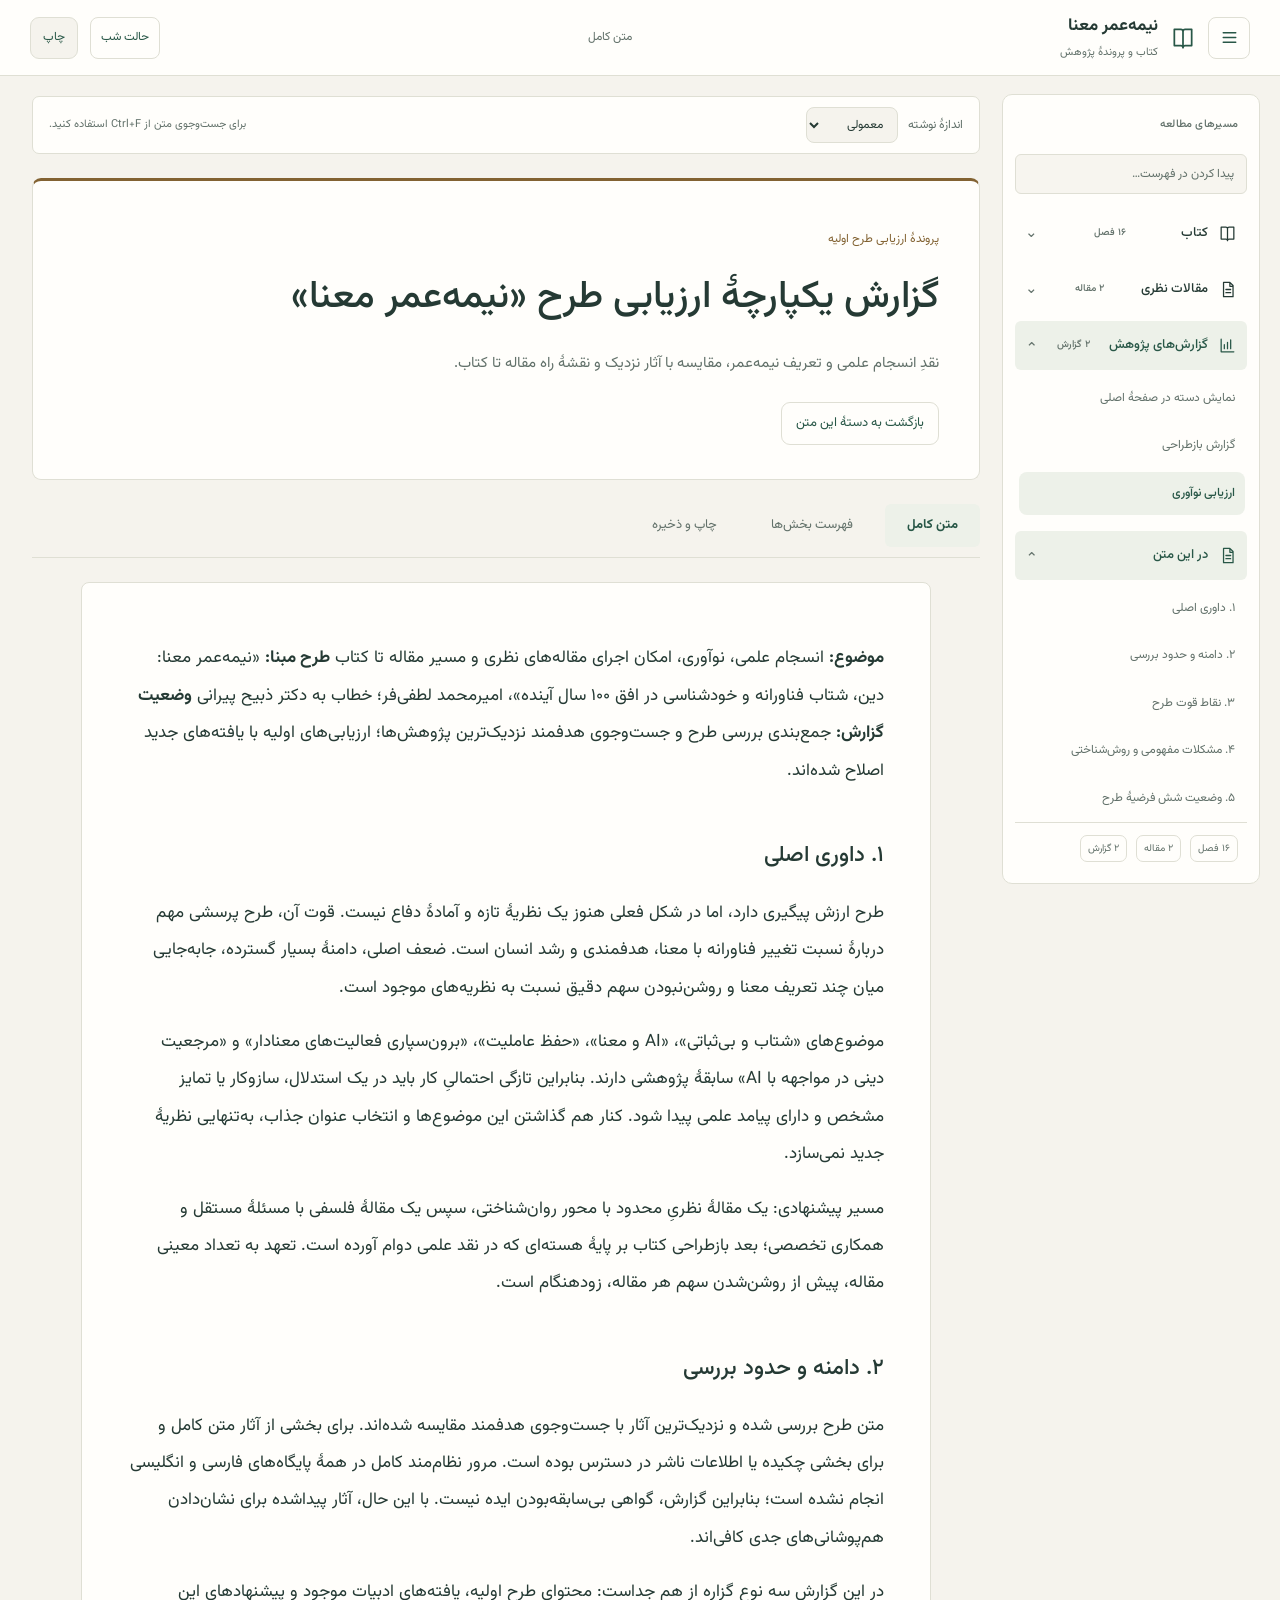
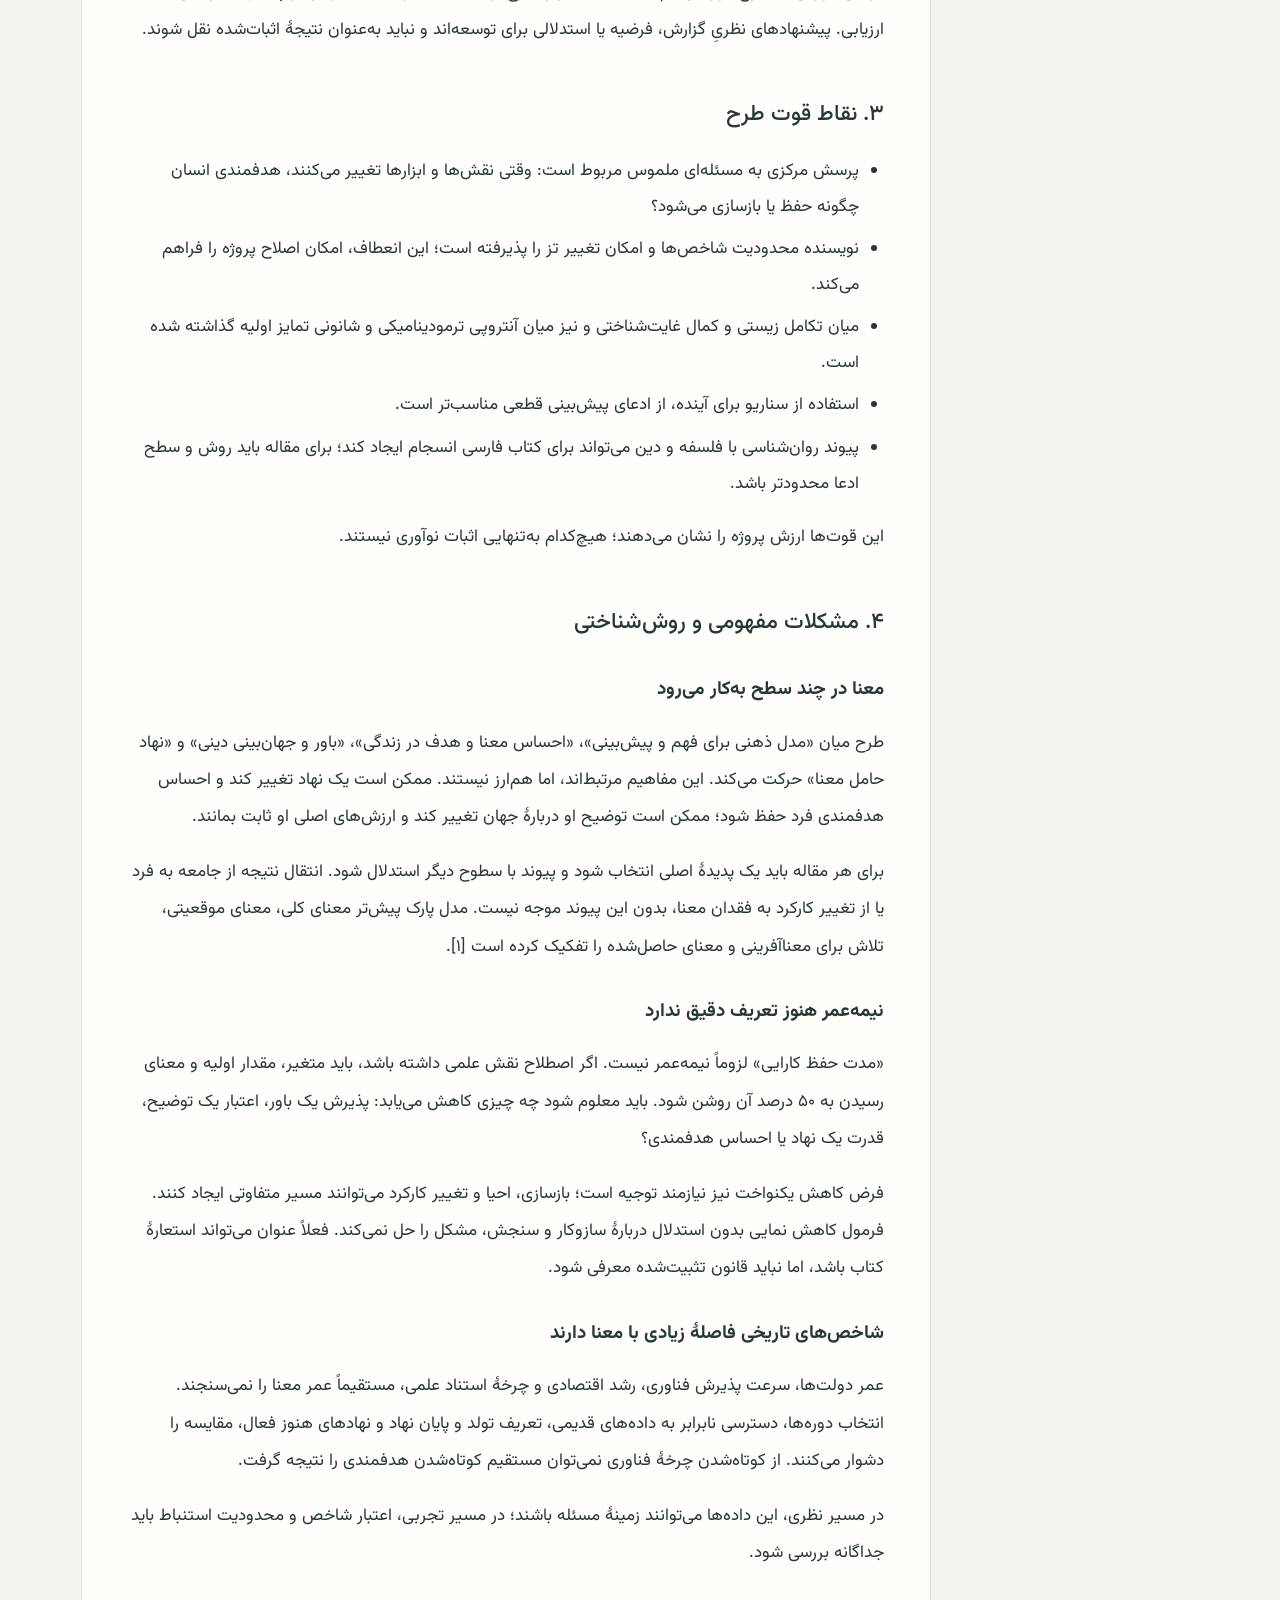
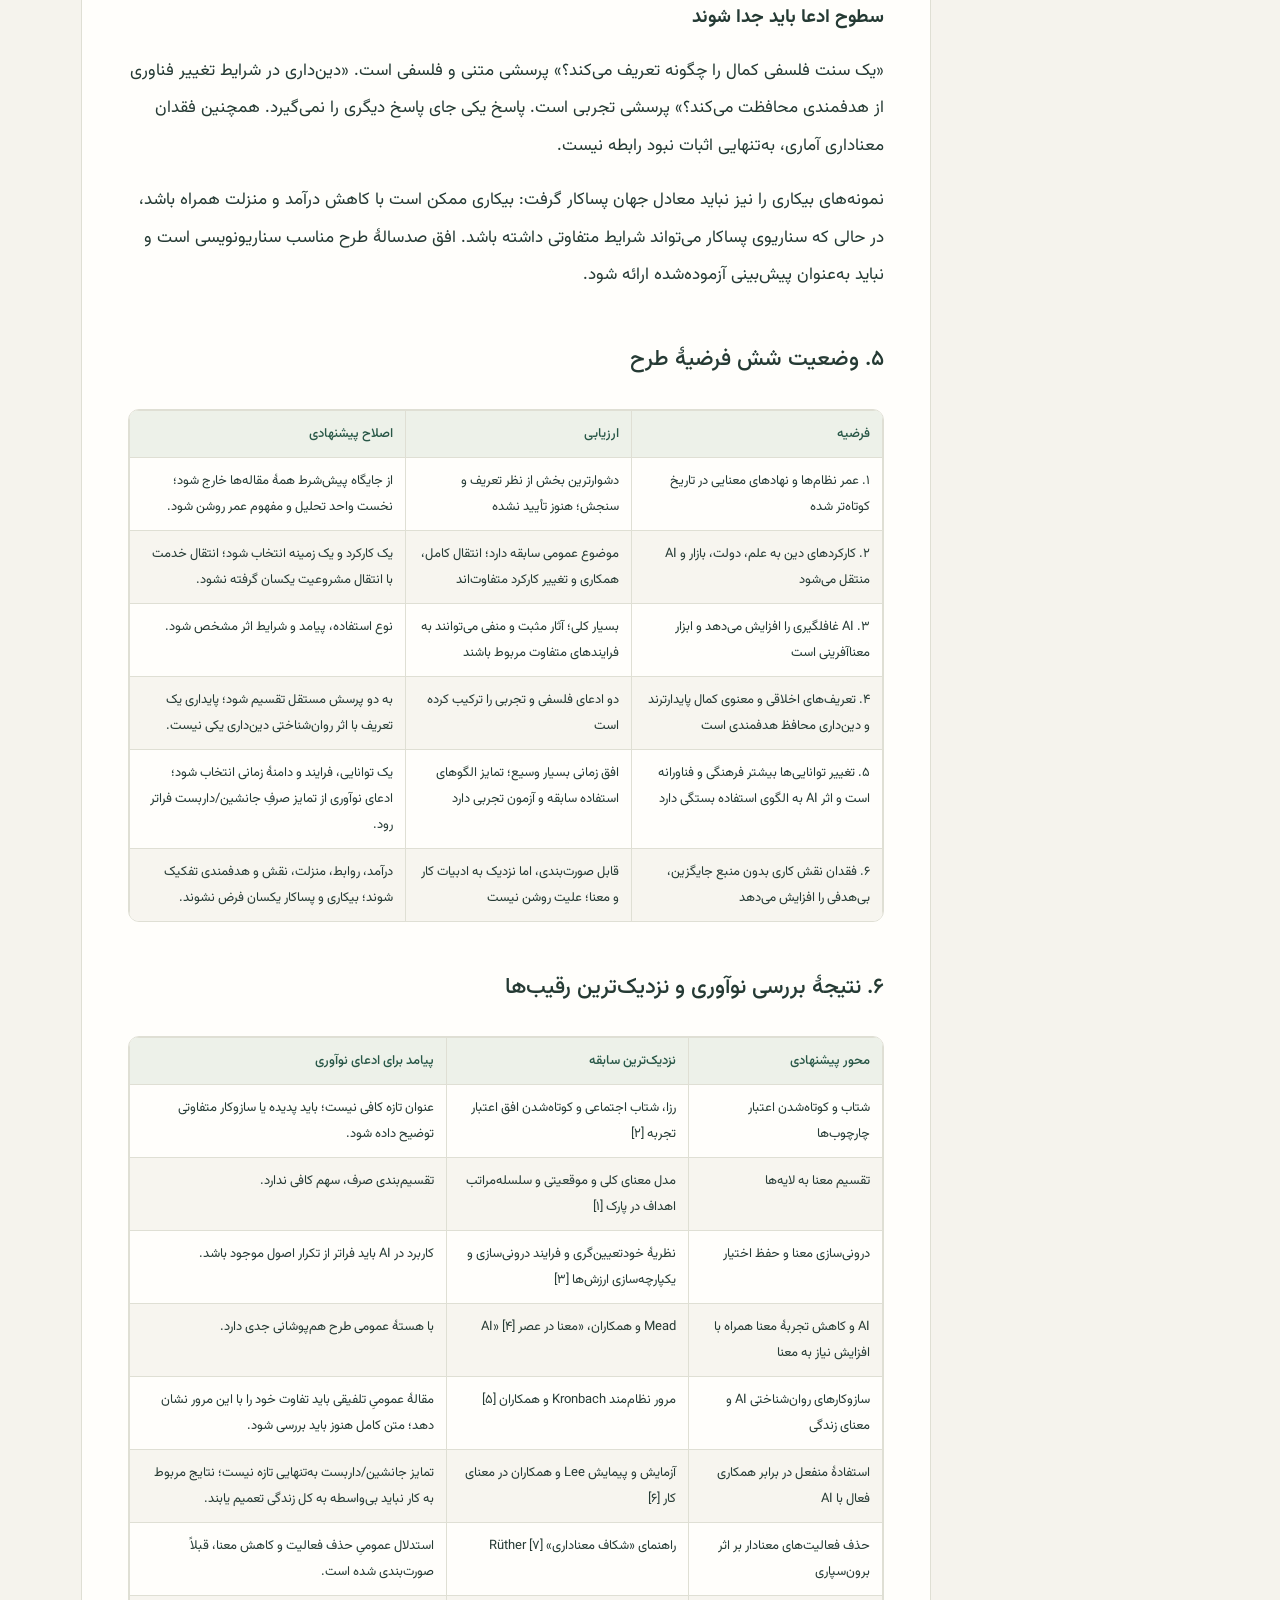
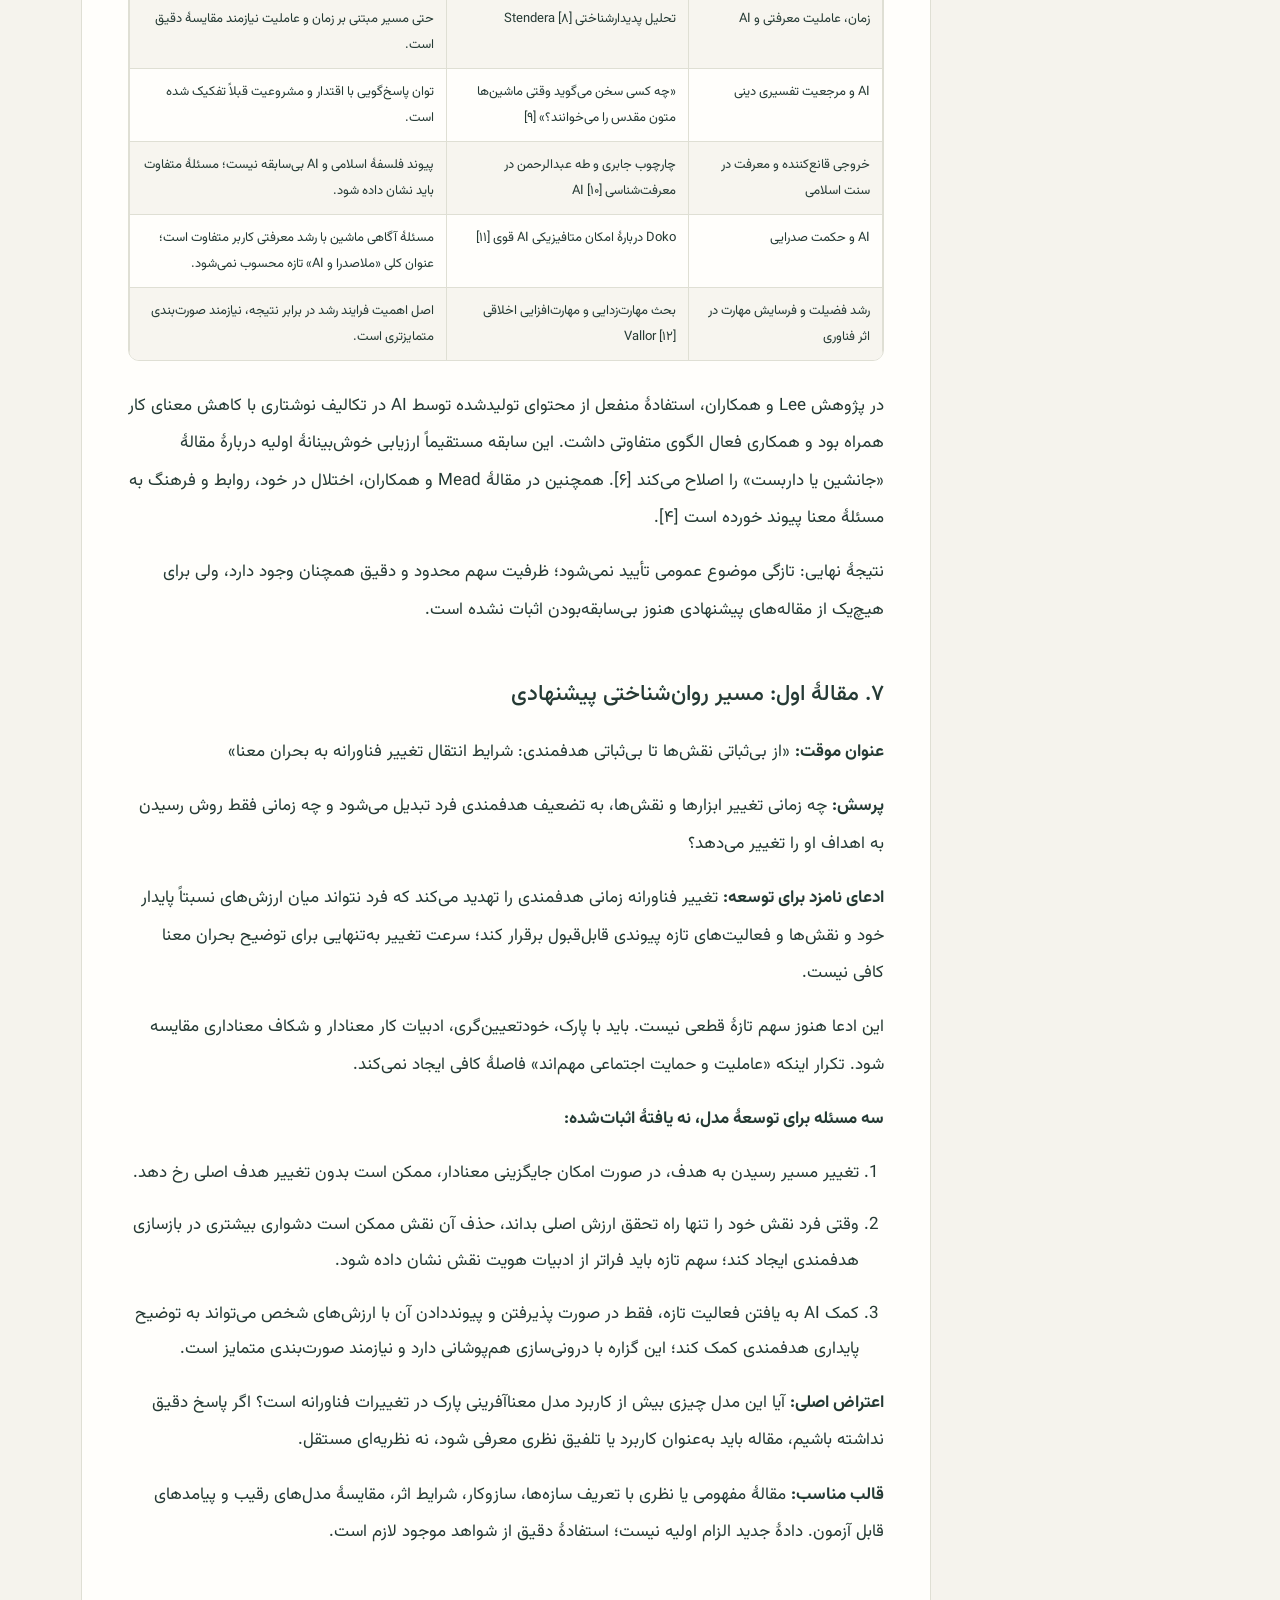
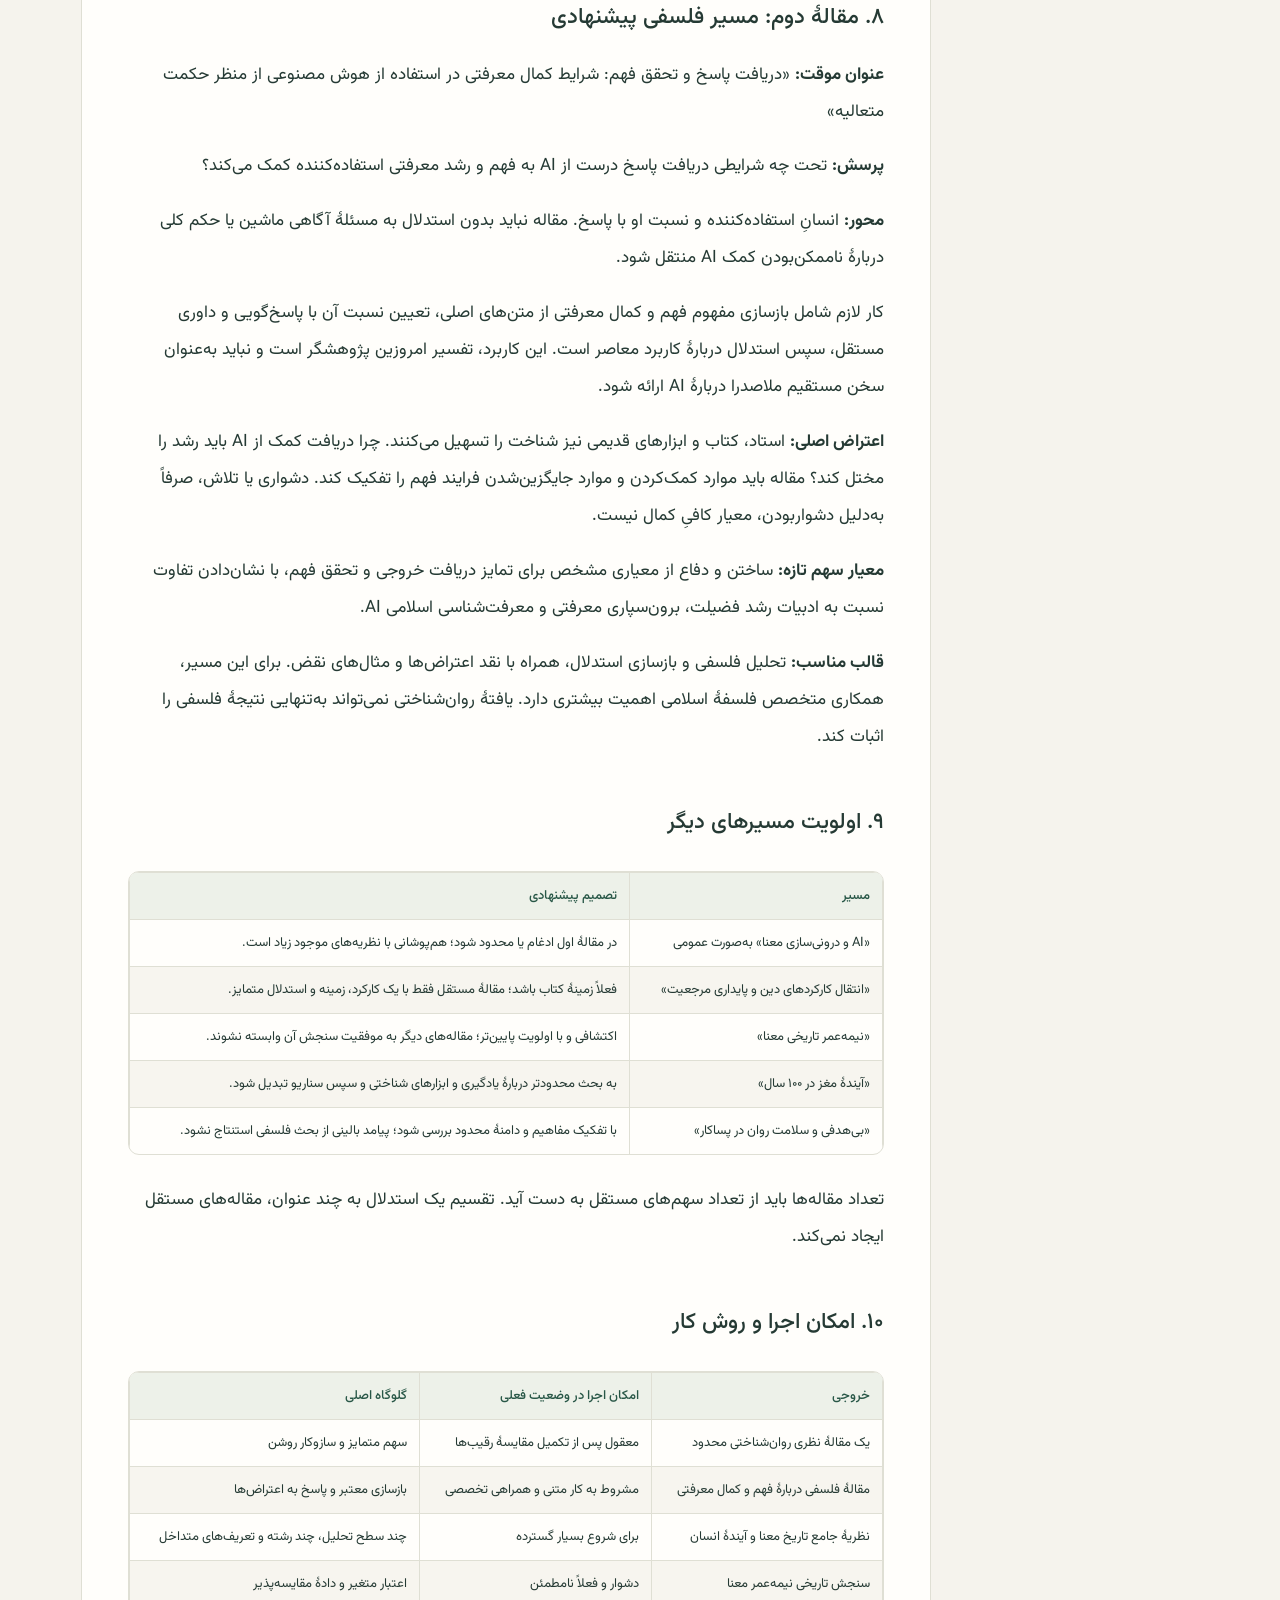
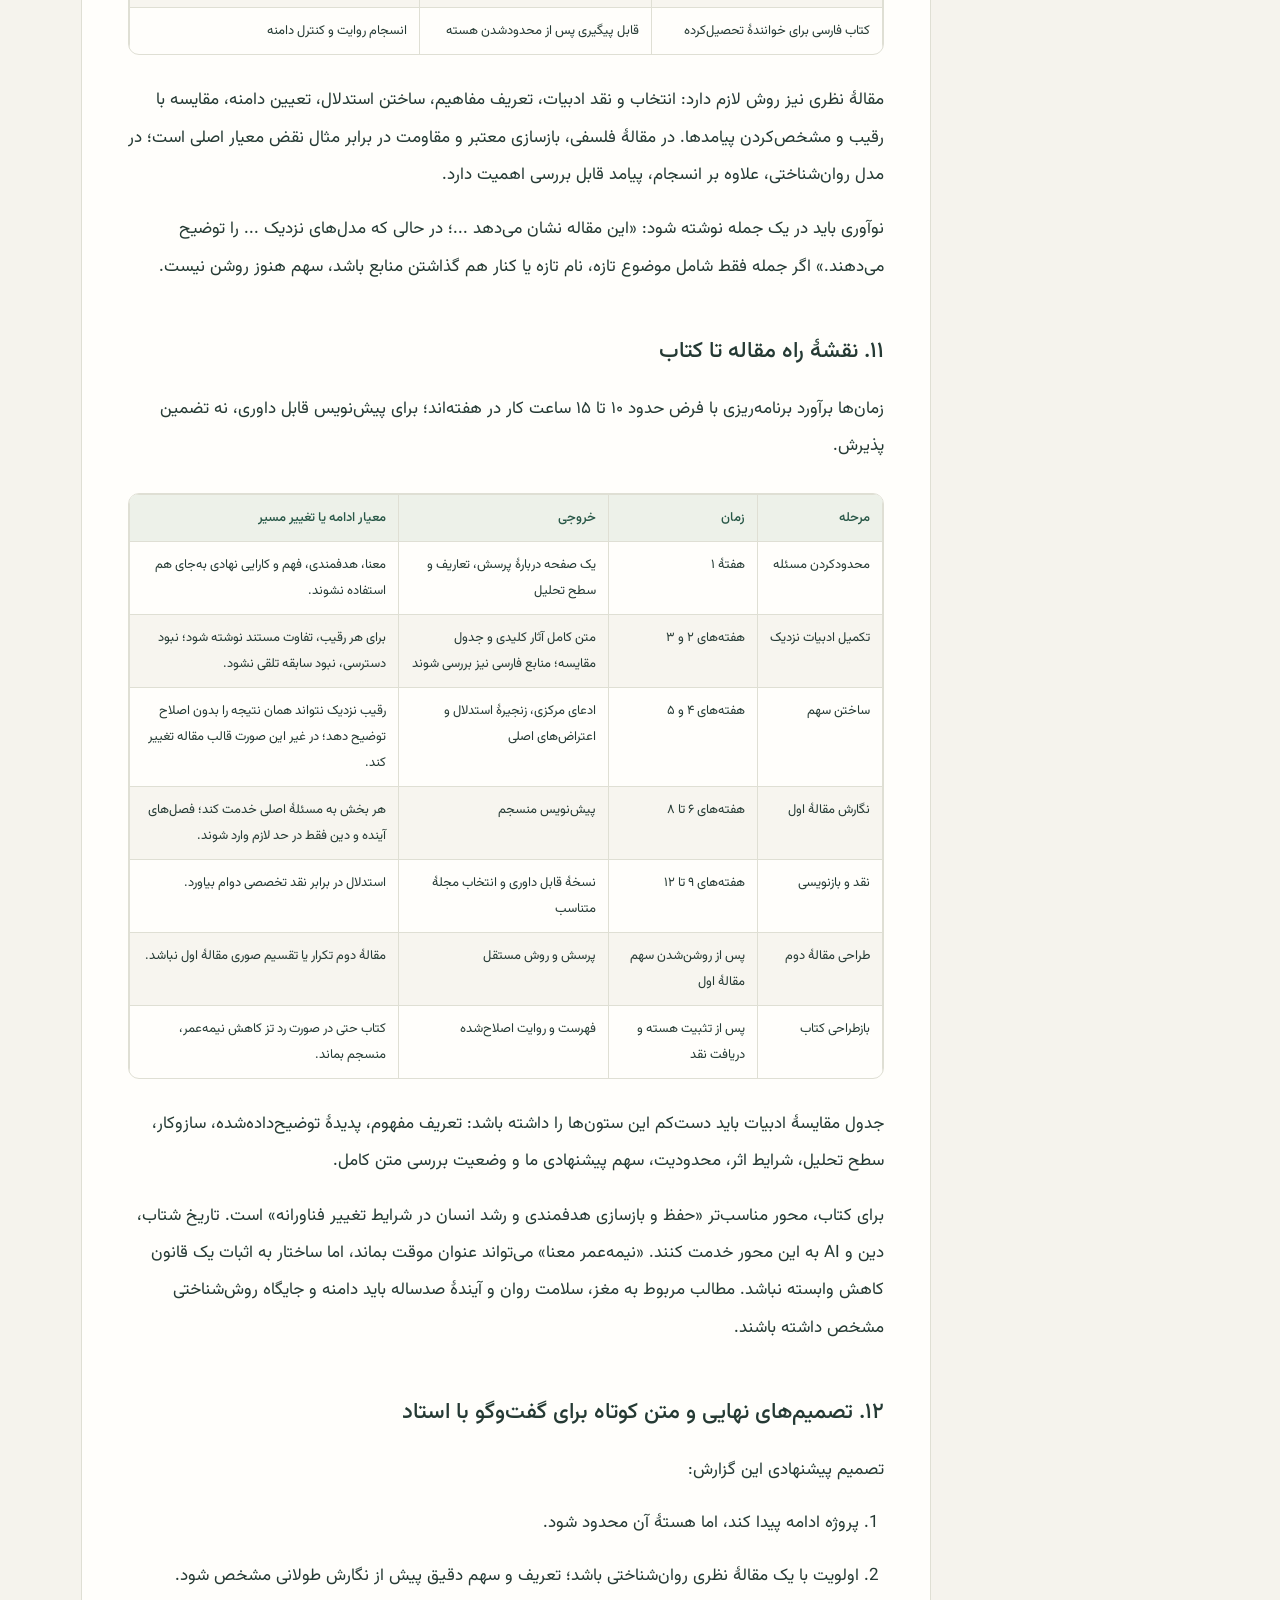
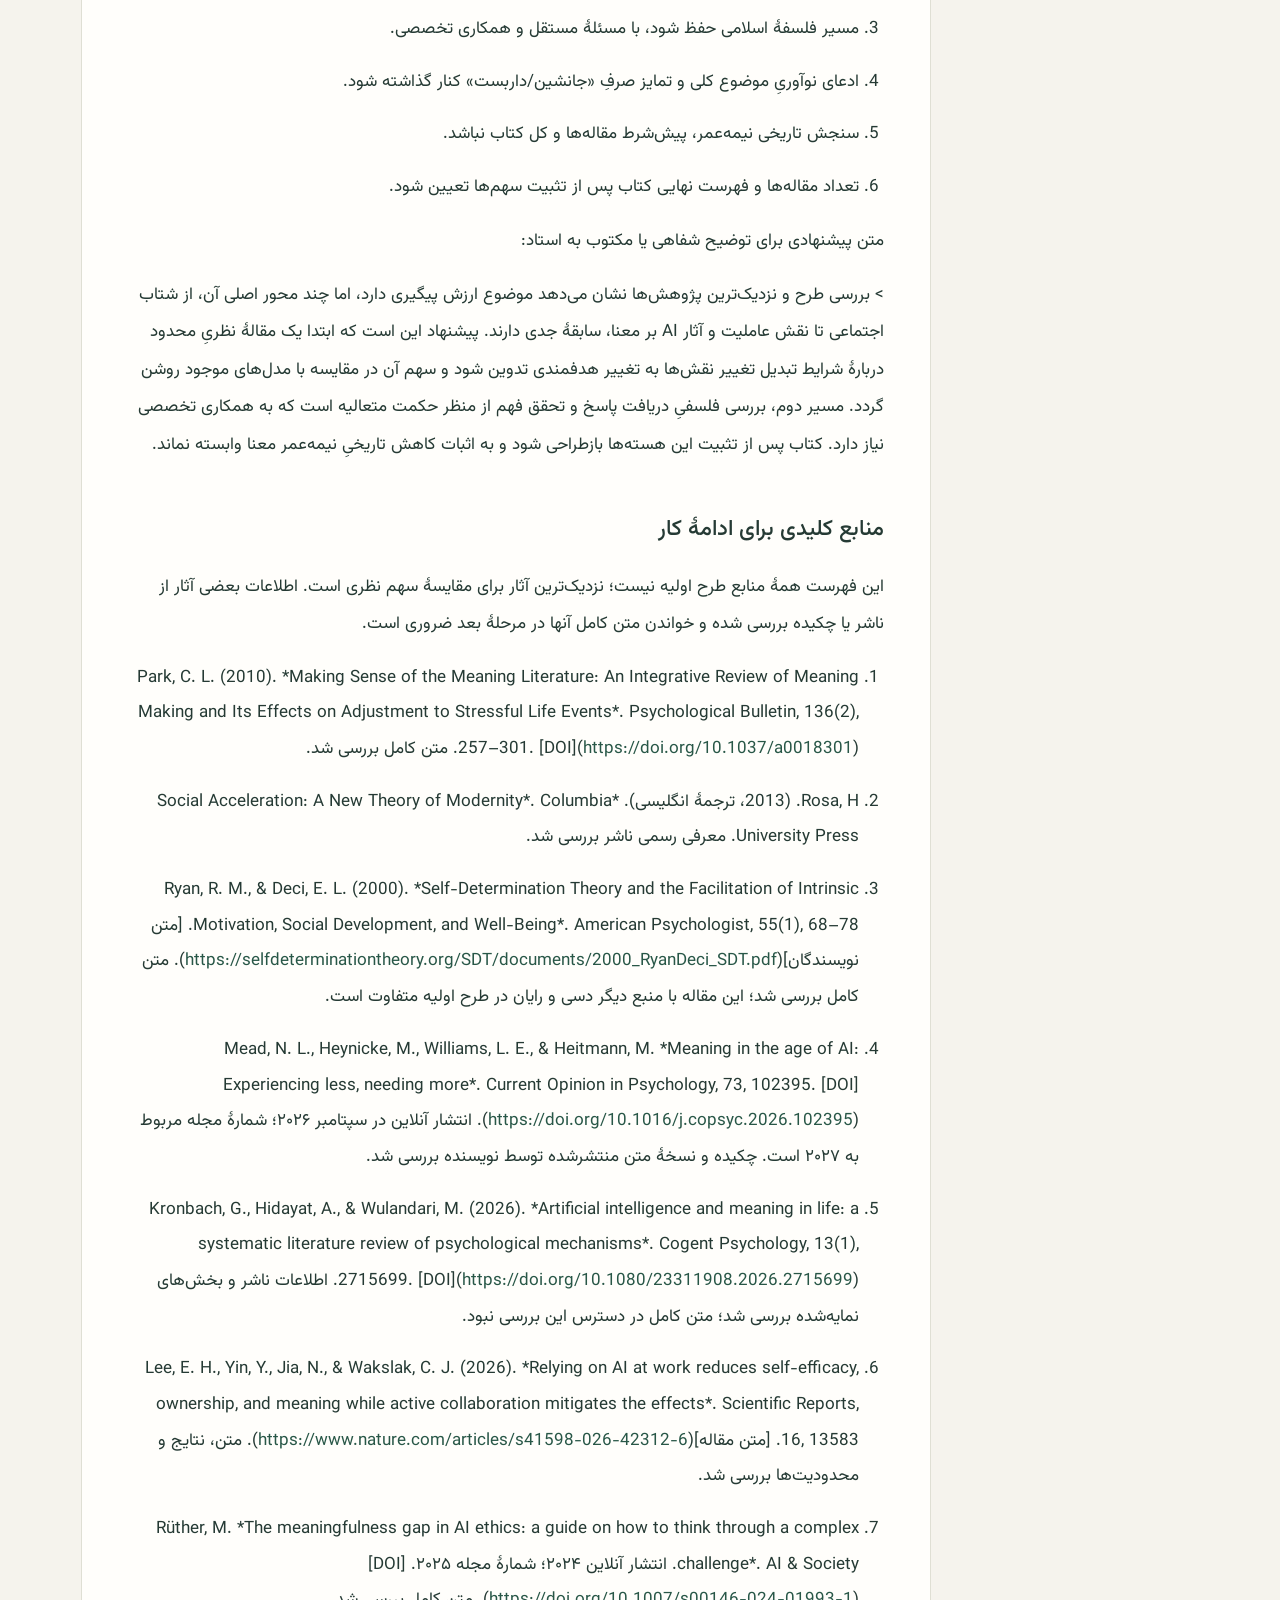
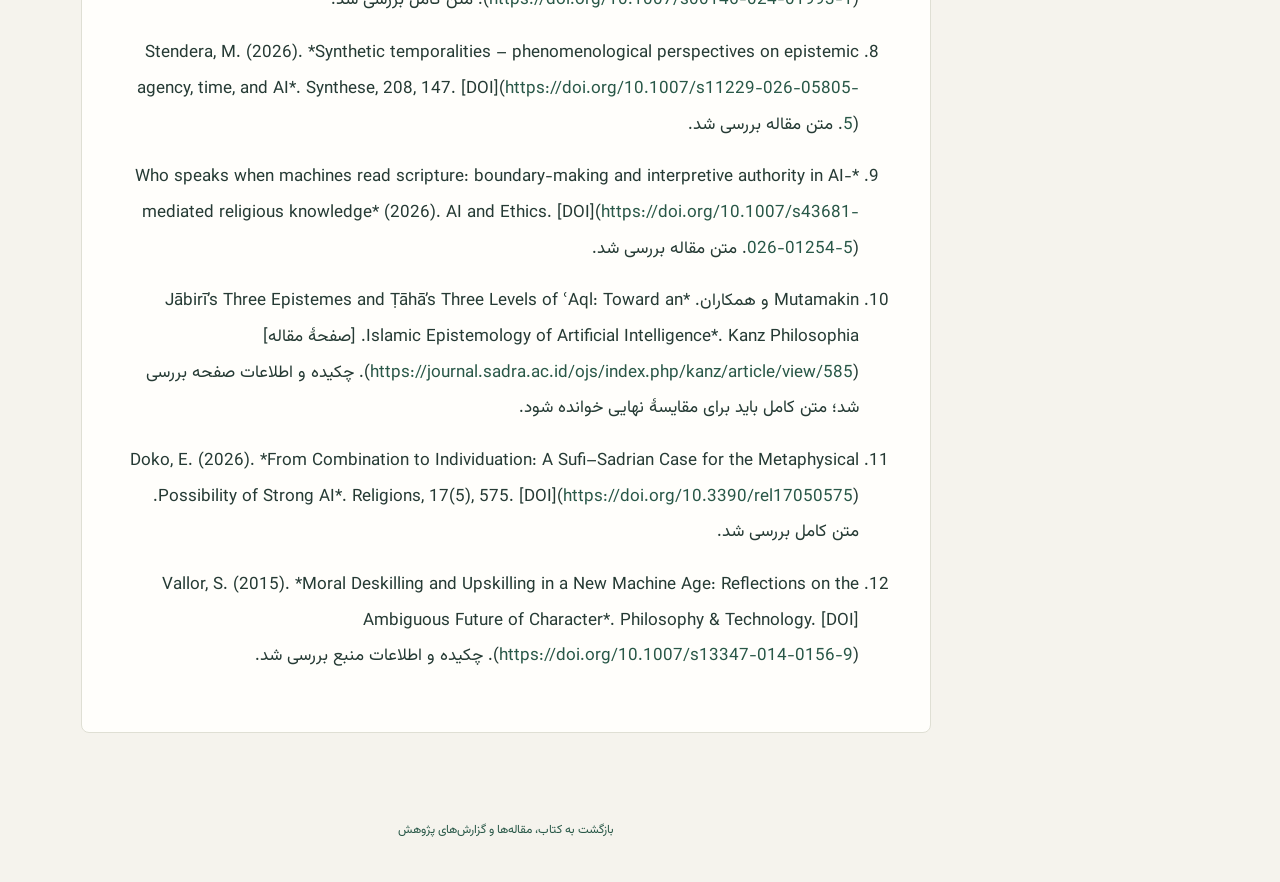
<file: half-life-of-meaning-book/novelty-review.html>
<!DOCTYPE html>
<html lang="fa" dir="rtl"><head><meta charset="utf-8"><meta name="viewport" content="width=device-width,initial-scale=1"><title>گزارش یکپارچهٔ ارزیابی طرح «نیمه‌عمر معنا» | نیمه‌عمر معنا</title><link rel="stylesheet" href="book-fonts.css?v=20261014"><style id="book-theme-styles">:root{color-scheme:light;--canvas:#f2efe7;--sheet:#fffdf7;--panel:#f8f5ed;--ink:#26382f;--muted:#627066;--line:#dce0d3;--accent:#285c49;--accent-soft:#e9efe5;--gold:#856023;--gold-soft:#f5ecd8;--gold-ink:#6b542b;--cover:#183e32;--cover-ink:#fcf9ee;--cover-muted:#c9d8cb;--cover-gold:#e7c98b;--focus:#956625;--danger:#864b2d;--shadow:0 12px 38px #233d2b08}
:root[data-theme="night"]{color-scheme:dark;--canvas:#0e1c18;--sheet:#162820;--panel:#1b3027;--ink:#e8ece3;--muted:#aabbb0;--line:#344a3d;--accent:#c2d8bc;--accent-soft:#263f31;--gold:#ddc48e;--gold-soft:#303124;--gold-ink:#e4cc94;--cover:#102d24;--cover-ink:#faf5e6;--cover-muted:#becfbe;--cover-gold:#e7c98b;--focus:#e4c68b;--danger:#efbc9c;--shadow:0 12px 38px #00000018}
*{box-sizing:border-box}html{scroll-padding-top:140px}body{margin:0;background:var(--canvas);color:var(--ink);font-family:Vazir,Tahoma,sans-serif;font-size:16px;line-height:1.9;-webkit-font-smoothing:antialiased}button,input,textarea{font:inherit}button,a,input,textarea,summary{-webkit-tap-highlight-color:transparent}button{cursor:pointer}button:disabled{cursor:default}a{color:var(--accent);text-decoration:none}a:hover{text-decoration:underline}a:focus-visible,button:focus-visible,input:focus-visible,textarea:focus-visible,summary:focus-visible,[tabindex="-1"]:focus-visible{outline:3px solid var(--focus);outline-offset:4px}button:disabled{opacity:.45}button{color:inherit}svg{display:block;flex-shrink:0}[hidden]{display:none!important}#book [id]{scroll-margin-top:140px}
.standalone-header{max-width:1180px;margin:0 auto;padding:27px 30px;display:flex;align-items:center;justify-content:space-between;gap:24px}.standalone-header>a{display:flex;align-items:center;gap:12px;font-size:18px;font-weight:700;color:var(--ink)}.brand-emblem{width:40px;height:40px;display:grid;place-items:center;border:1px solid var(--line);border-radius:12px;background:var(--sheet);color:var(--accent)}.standalone-header>span{font-size:11px;color:var(--muted);border:1px solid var(--line);padding:5px 12px;border-radius:30px;background:var(--sheet)}
.reader-tools{position:sticky;top:0;z-index:25;background:var(--sheet);border-top:1px solid var(--line);border-bottom:1px solid var(--line);box-shadow:0 6px 20px #17382d05}.reader-tools-inner{max-width:1180px;margin:auto;padding:11px 30px}.reader-buttons{display:flex;align-items:center;gap:8px;flex-wrap:wrap}.reader-buttons a,.reader-buttons button{display:inline-flex;align-items:center;justify-content:center;gap:8px;border:1px solid var(--line);border-radius:9px;background:var(--sheet);color:var(--ink);font-size:12px;line-height:1.7;min-height:43px;padding:9px 14px;white-space:nowrap;text-decoration:none}.reader-buttons a:hover,.reader-buttons button:not(:disabled):hover{background:var(--accent-soft);border-color:var(--accent)}.reader-buttons a:first-child{background:var(--accent-soft);color:var(--accent);font-weight:700}.reader-buttons #theme-toggle{margin-inline-start:auto;color:var(--accent)}.theme-symbol{width:17px;height:17px}:root[data-theme="paper"] .theme-sun,:root:not([data-theme]) .theme-sun{display:none}:root[data-theme="night"] .theme-moon{display:none}.reader-message{display:block;color:var(--muted);font-size:11px;line-height:1.8}.reader-message:empty{display:none}#reader-search{padding:18px 0 6px}#reader-search>label{display:block;font-size:13px;margin-bottom:8px;color:var(--ink)}.search-row{display:flex;gap:8px}.search-row input{width:100%;min-width:0;flex:1;padding:12px 14px;font-size:15px;color:var(--ink);background:var(--panel);border:1px solid var(--line);border-radius:9px}.search-row button{border:1px solid var(--line);border-radius:9px;background:var(--sheet);padding:9px 15px;color:var(--accent)}#search-status{font-size:12px;color:var(--muted);margin:10px 0}#search-results{max-height:43vh;overflow:auto;margin:0;padding:0 22px 0 0;overscroll-behavior:contain}#search-results li{margin-bottom:9px;color:var(--muted)}#search-results a{display:block;border:1px solid var(--line);border-radius:10px;background:var(--panel);padding:14px 17px;color:var(--ink);font-size:13px;line-height:1.9}#search-results strong{display:block;color:var(--accent);margin-bottom:4px;font-size:12px}
.standalone-book main{max-width:1180px;margin:auto;padding:38px 30px 70px}.workspace-view{display:block}.book-cover{position:relative;isolation:isolate;display:grid;grid-template-columns:minmax(0,1fr) 230px;gap:45px;overflow:hidden;background:var(--cover);border:1px solid #ffffff0f;border-radius:24px;padding:48px 46px;margin-bottom:32px;box-shadow:0 20px 50px #0a2c2312;color:var(--cover-ink)}.book-cover:before{content:"";position:absolute;z-index:-1;width:460px;height:460px;border:1px solid #e7c98b22;border-radius:50%;left:-250px;top:-220px}.book-cover:after{content:"";position:absolute;z-index:-1;width:330px;height:330px;border:1px solid #e7c98b18;border-radius:50%;left:-150px;bottom:-230px}.view-heading{margin:0 0 28px}.eyebrow{display:inline-block;color:var(--cover-gold);font-size:11px;padding:5px 12px;border:1px solid #e7c98b40;border-radius:30px;margin-bottom:16px}.view-heading h1{font-size:clamp(37px,4.6vw,58px);font-weight:700;line-height:1.45;letter-spacing:0;margin:0 0 11px;color:var(--cover-ink)}.view-heading>p{font-size:16px;line-height:1.9;color:var(--cover-muted);margin:0}.book-kicker{display:block;font-size:12px;color:var(--cover-gold)}.book-cover h2{font-size:27px;font-weight:500;line-height:1.8;margin:15px 0 18px;color:var(--cover-ink)}.book-cover-lead>p{font-size:14px;line-height:2;max-width:630px;color:var(--cover-muted);margin:0}.book-actions{display:flex;align-items:center;gap:15px;flex-wrap:wrap;margin-top:28px}.solid-link{display:inline-flex;align-items:center;justify-content:center;min-height:48px;border-radius:10px;background:var(--cover-gold);color:#183e32;padding:12px 23px;font-size:13px;font-weight:700;text-decoration:none}.solid-link:hover{background:#f4dbac;color:#183e32;text-decoration:none}.text-button{border:0;background:transparent;color:var(--cover-ink);padding:9px 2px;font-size:11px;line-height:1.8;text-decoration:underline;text-underline-offset:5px}.book-cover-meta{align-self:stretch;display:flex;flex-direction:column;justify-content:center;gap:5px;padding:18px 29px;background:#ffffff06;border:1px solid #c9d8cb22;border-radius:16px}.book-cover-meta strong{font-size:64px;font-weight:500;line-height:1.2;color:var(--cover-gold)}.book-cover-meta b{font-size:28px;font-weight:500;line-height:1.4;color:var(--cover-ink);margin-top:15px}.book-cover-meta span{font-size:11px;color:var(--cover-muted)}.book-cover-meta small{font-size:10px;line-height:2;color:var(--cover-muted);border-top:1px solid #c9d8cb22;margin-top:19px;padding-top:15px}
.section-head{display:flex;align-items:center;justify-content:space-between;gap:18px;margin:32px 3px 18px}.section-head h2{font-size:23px;font-weight:700;line-height:1.7;margin:0}.book-toc-hint{font-size:11px;color:var(--muted)}.book-revision-note{padding:25px 30px;background:var(--accent-soft);border:1px solid var(--line);border-radius:16px;margin-bottom:28px}.book-revision-note>span{font-size:11px;color:var(--accent)}.book-revision-note h2{font-size:21px;font-weight:500;line-height:1.8;margin:8px 0 13px;color:var(--ink)}.book-revision-note p{font-size:13px;line-height:2;color:var(--muted);margin:10px 0 0}.book-toc{display:grid;grid-template-columns:repeat(3,minmax(0,1fr));gap:14px;margin-bottom:36px}.book-toc-front,.book-toc-end{grid-column:1/-1;background:var(--sheet);border:1px solid var(--line);border-radius:12px;padding:16px 23px;font-size:13px}.book-toc-part{background:var(--sheet);border:1px solid var(--line);border-radius:14px;padding:22px 24px;box-shadow:var(--shadow)}.book-toc-part small{font-size:10px;color:var(--gold)}.book-toc h3{font-size:17px;font-weight:500;color:var(--ink);margin:5px 0 18px}.book-toc-part>a{display:flex;align-items:baseline;gap:12px;font-size:12px;line-height:1.9;color:var(--ink);margin-top:13px}.book-toc-part>a>span{min-width:23px;font-size:11px;color:var(--gold)}.book-toc-part>a:hover{color:var(--accent)}.book-toc-end{display:flex;align-items:center;flex-wrap:wrap;gap:15px 28px}
.book-part-heading{display:flex;align-items:baseline;gap:17px;padding:42px 5px 18px}.book-part-heading>span{font-size:11px;color:var(--gold);white-space:nowrap}.book-part-heading h2{font-size:24px;font-weight:500;line-height:1.8;color:var(--ink);margin:0}.report-fold{border:1px solid var(--line);border-radius:16px;background:var(--sheet);box-shadow:var(--shadow);margin:0 0 13px;overflow:hidden}.report-fold>summary{display:flex;align-items:center;gap:19px;padding:23px 28px;list-style:none;cursor:pointer}.report-fold>summary::-webkit-details-marker{display:none}.report-fold>summary>b{flex:1;font-size:17px;font-weight:500}.report-fold>summary>small{font-size:11px;color:var(--muted)}.report-fold>summary>i{font-style:normal;color:var(--gold);font-size:23px;font-weight:400;margin-inline-start:auto}.report-fold[open]>summary{border-bottom:1px solid var(--line);background:var(--panel)}.report-fold[open]>summary>i{transform:rotate(45deg)}.book-chapter>summary>div{flex:1;min-width:0}.book-chapter summary b{display:block;font-size:17px;font-weight:500;line-height:1.8;color:var(--ink)}.book-chapter summary small{display:block;font-size:10px;color:var(--muted);margin-bottom:3px}.book-chapter-number{display:grid;place-items:center;min-width:45px;width:45px;height:45px;border-radius:50%;background:var(--gold-soft);color:var(--gold-ink);font-size:19px;font-weight:500}.fold-body.book-prose{max-width:875px;padding:34px 42px 38px;margin:0 auto;font-size:17px;line-height:2.22;color:var(--ink)}.book-prose p{margin:0 0 23px}.book-prose h3{font-size:22px;font-weight:500;line-height:1.8;margin:36px 0 17px;color:var(--accent);text-wrap:balance}.book-prose h4{font-size:18px;font-weight:500;line-height:1.9;margin:27px 0 13px;color:var(--ink);text-wrap:balance}.book-prose>h3:first-child{margin-top:4px}.book-prose ul,.book-prose ol{padding-inline-start:25px}.book-prose li{margin-bottom:8px}.book-prose strong{font-weight:700}.book-prose a{color:var(--accent);text-decoration:underline;text-underline-offset:4px}.book-prose code{overflow-wrap:anywhere;font-size:.9em}
.chapter-expansion{padding-bottom:19px;margin:25px 0 32px;border-bottom:1px solid var(--line)}.scene-kicker{display:inline-block;font-size:10px;color:var(--gold);padding:4px 10px;background:var(--gold-soft);border-radius:30px;margin:0 0 10px}.book-scene>h3:first-of-type{margin-top:8px}.book-pause{margin:29px 0;padding:27px;border-radius:14px;background:var(--gold-soft);border:1px solid var(--line);border-inline-start:3px solid var(--gold)}.pause-index{font-size:10px;color:var(--gold-ink)}.book-pause h4{font-size:18px;color:var(--gold-ink);margin:8px 0 16px}.book-pause p{font-size:15px;line-height:2.1}.book-pause label{display:block;font-size:12px;font-weight:500;margin:21px 0 9px;color:var(--gold-ink)}.book-pause textarea{display:block;width:100%;max-width:100%;min-height:110px;resize:vertical;overflow-y:auto;padding:14px 16px;font-size:15px;line-height:1.95;border:1px solid var(--line);border-radius:9px;background:var(--sheet);color:var(--ink)}textarea::placeholder,input::placeholder{color:var(--muted);opacity:1}.book-pause .note-status{font-size:11px;line-height:1.8;color:var(--muted);margin:9px 0 0}.book-pause .note-status[data-saved="false"]{color:var(--danger)}.book-pause:target{outline:2px solid var(--focus);outline-offset:5px}.book-analysis{background:var(--accent-soft);border:1px solid var(--line);border-radius:12px;margin-bottom:28px;overflow:hidden}.book-analysis>summary{display:flex;align-items:center;justify-content:space-between;gap:16px;padding:18px 22px;list-style:none;cursor:pointer;color:var(--accent);font-size:13px;font-weight:500}.book-analysis>summary::-webkit-details-marker{display:none}.analysis-symbol{font-size:22px;font-weight:400}.book-analysis[open] .analysis-symbol{transform:rotate(45deg)}.book-analysis[open]>summary{border-bottom:1px solid var(--line)}.book-analysis-body{padding:5px 25px 12px}.book-analysis-body h3{font-size:20px;margin-top:20px}.book-analysis-body p{font-size:16px;line-height:2.18}.book-countercase>h3{font-size:21px}.book-deeper{margin:30px 0;padding-top:8px;border-top:1px solid var(--line)}.return-to-pause a{font-size:12px}.book-chapter-nav{display:flex;justify-content:space-between;align-items:center;gap:14px;border-top:1px solid var(--line);padding-top:23px;margin-top:34px;font-size:12px}.book-chapter-nav a{text-decoration:none}.book-note-print{display:none;white-space:pre-wrap;overflow-wrap:anywhere}
.table-wrap{width:100%;max-width:100%;overflow-x:auto;border:1px solid var(--line);border-radius:11px;margin:27px 0;overscroll-behavior:contain}table{border-collapse:collapse;width:100%;font-size:13px;line-height:1.95}thead{background:var(--accent-soft)}th{font-weight:500;color:var(--accent);text-align:start}th,td{padding:14px 16px;border-bottom:1px solid var(--line);vertical-align:top;min-width:125px}td+td,th+th{border-inline-start:1px solid var(--line)}tbody tr:last-child td{border-bottom:0}tbody tr:nth-child(even){background:var(--panel)}.book-glossary{margin:0}.book-glossary>div{padding:23px 0;border-bottom:1px solid var(--line)}.book-glossary>div:last-child{border-bottom:0}.book-glossary dt{font-size:18px;font-weight:500;color:var(--accent)}.book-glossary dd{font-size:15px;margin:9px 0 0;line-height:2.1}.book-references{direction:ltr;text-align:left;padding-left:24px;font-family:Georgia,"Times New Roman",serif;font-size:15px;line-height:1.9;overflow-wrap:anywhere}.book-references li{padding-left:5px;margin-bottom:23px;color:var(--ink)}.book-references a{font-size:13px}.book-end-mark{text-align:center;font-size:12px;color:var(--muted);padding-top:18px;margin-top:25px!important}.book-footer{display:flex;justify-content:space-between;gap:20px;border-top:1px solid var(--line);padding:25px 3px 0;margin-top:34px;color:var(--muted);font-size:11px}.book-footer a{color:var(--accent)}
.book-loader{display:none;position:fixed;inset:0;z-index:1000;background:var(--canvas);padding:25px}.has-loader .book-loader{display:grid;place-items:center;opacity:0;visibility:hidden;pointer-events:none;transition:opacity .22s ease,visibility .22s ease}.has-loader.is-loading .book-loader{opacity:1;visibility:visible;pointer-events:auto}.is-loading{overflow:hidden}.loader-card{width:min(100%,390px);text-align:center;border:1px solid var(--line);border-radius:23px;background:var(--sheet);box-shadow:var(--shadow);padding:42px 30px}.loader-emblem{width:67px;height:67px;display:grid;place-items:center;border:1px solid var(--line);border-radius:20px;color:var(--accent);background:var(--accent-soft);margin:0 auto 19px}.loader-card h2{font-size:24px;font-weight:500;color:var(--ink);margin:0 0 8px}.loader-card p{font-size:13px;color:var(--muted);margin:0}.loader-ring{display:block;width:28px;height:28px;border:2px solid var(--line);border-top-color:var(--gold);border-radius:50%;animation:book-spin .9s linear infinite;margin:23px auto}.loader-card button{border:1px solid var(--line);border-radius:8px;padding:8px 15px;background:var(--panel);color:var(--accent);font-size:11px;min-height:40px}.loader-card button:hover{background:var(--accent-soft)}@keyframes book-spin{to{transform:rotate(360deg)}}
@media(max-width:1000px){.book-cover{grid-template-columns:minmax(0,1fr) 195px;padding:37px;gap:27px}.book-cover-meta{padding:18px 22px}.book-cover h2{font-size:24px}.book-toc{grid-template-columns:repeat(2,minmax(0,1fr))}}
@media(max-width:700px){.standalone-header{padding:20px}.standalone-header>a{font-size:16px}.standalone-header>span{font-size:10px;padding:4px 9px}.reader-tools-inner{padding:9px 18px}.reader-buttons{gap:6px}.reader-buttons a,.reader-buttons button{font-size:11px;padding:8px 10px;min-height:42px}.reader-buttons #theme-toggle{margin-inline-start:0}.standalone-book main{padding:26px 18px 45px}.book-cover{grid-template-columns:1fr;padding:28px;gap:27px;border-radius:19px}.view-heading{margin-bottom:24px}.view-heading h1{font-size:40px}.view-heading>p{font-size:14px}.book-cover h2{font-size:24px}.book-cover-lead>p{font-size:13px}.book-cover-meta{display:grid;grid-template-columns:80px 1fr;align-items:center;gap:4px 17px;padding:19px 22px}.book-cover-meta strong{font-size:39px}.book-cover-meta b{font-size:24px;margin:0}.book-cover-meta small{grid-column:1/-1;margin-top:11px;padding-top:12px}.book-actions{gap:15px}.book-actions .solid-link{padding:11px 19px}.book-toc{gap:11px}.book-toc-part{padding:20px}.book-toc h3{font-size:16px}.book-revision-note{padding:21px 23px}.book-revision-note h2{font-size:19px}.section-head h2{font-size:21px}.book-part-heading{gap:12px;padding-top:34px}.book-part-heading h2{font-size:22px}.report-fold>summary{padding:21px 22px;gap:14px}.fold-body.book-prose{padding:28px 27px;font-size:16px;line-height:2.14}.book-prose h3{font-size:21px}.book-prose h4{font-size:17px}.book-pause{padding:23px}.book-analysis-body{padding:4px 22px 11px}.book-analysis-body p{font-size:15px}.book-chapter-number{width:40px;min-width:40px;height:40px;font-size:17px}}
@media(max-width:460px){html{scroll-padding-top:155px}#book [id]{scroll-margin-top:155px}.standalone-header{padding:16px}.brand-emblem{width:34px;height:34px;border-radius:10px}.standalone-header>span{font-size:9px}.standalone-header>a{gap:9px;font-size:15px}.reader-tools-inner{padding:8px 13px}.reader-buttons{display:grid;grid-template-columns:repeat(3,minmax(0,1fr));gap:6px}.reader-buttons a,.reader-buttons button{white-space:normal;text-align:center;font-size:10px;line-height:1.8;padding:7px 5px}.theme-symbol{width:15px;height:15px}.standalone-book main{padding:22px 13px 35px}.book-cover{padding:25px 23px}.view-heading h1{font-size:35px}.view-heading>p{font-size:13px}.book-cover h2{font-size:22px}.book-cover-meta{padding:17px 18px;grid-template-columns:72px 1fr}.book-toc{grid-template-columns:1fr}.book-toc-front,.book-toc-end{padding:15px 18px;font-size:12px}.book-toc-end{gap:12px 20px}.book-toc-hint{display:none}.book-revision-note{padding:19px 20px}.book-revision-note h2{font-size:18px}.book-revision-note p{font-size:12px}.report-fold>summary{padding:19px 17px;gap:11px}.book-chapter summary b,.report-fold>summary>b{font-size:15px}.report-fold>summary>small{font-size:10px}.book-chapter-number{width:35px;min-width:35px;height:35px;font-size:16px}.fold-body.book-prose{padding:25px 20px}.book-prose h3{font-size:19px}.book-prose h4{font-size:17px}.book-pause{padding:20px 18px}.book-pause h4{font-size:17px}.book-pause p{font-size:14px}.book-pause textarea{padding:12px;font-size:14px}.book-analysis>summary{padding:17px 18px;font-size:12px}.book-analysis-body{padding:4px 18px 9px}.book-analysis-body p{font-size:14px}.book-glossary dd{font-size:14px}.book-references{font-size:13px}.book-references a{font-size:12px}.book-chapter-nav{font-size:11px;gap:8px}.book-footer{display:block;font-size:10px}.book-footer a{display:inline-block;margin-top:9px}#search-results{max-height:36vh}.search-row input{font-size:14px}.loader-card{padding:35px 24px}.loader-card h2{font-size:22px}}
@media(prefers-reduced-motion:reduce){*,*:before,*:after{animation:none!important;transition:none!important}html{scroll-behavior:auto}}
</style><style>
:root{--reader-font-size:17px}.standalone-research{margin:0;background:var(--paper);color:var(--ink)}
.document-header{max-width:1040px;margin:0 auto;padding:24px;display:flex;flex-wrap:wrap;gap:12px;justify-content:space-between;align-items:center}
.document-header nav{display:flex;gap:14px;flex-wrap:wrap}.document-header a{color:var(--accent);text-decoration:none;font-size:13px;line-height:2}
.document-header button,.document-actions a{font:inherit;display:inline-flex;align-items:center;justify-content:center;padding:9px 14px;border:1px solid var(--line);border-radius:9px;background:var(--sheet);color:var(--accent);min-height:42px;line-height:1.8;text-decoration:none;font-size:13px}
.document-tools,.document-actions{display:flex;flex-wrap:wrap;gap:8px}
.document-shell{max-width:960px;margin:0 auto 60px;padding:0 24px}
.document-hero{padding:30px 36px;background:var(--sheet);border:1px solid var(--line);border-radius:14px;margin-bottom:20px}
.document-hero h1{font-size:clamp(25px,4vw,35px);line-height:1.9;margin:10px 0 14px}.document-status{font-size:12px;color:var(--muted);line-height:2}
.document-description{font-size:15px;line-height:2.15;margin:12px 0 22px}
.document-text{max-width:820px;margin:auto;background:var(--sheet);padding:32px 42px;border:1px solid var(--line);border-radius:14px;font-size:17px;line-height:2.2}
.document-text p{font-size:inherit;line-height:inherit;text-align:start;margin:1em 0;overflow-wrap:anywhere}.document-text h3{font-size:1.3em;line-height:1.9;margin:2em 0 .8em}.document-text h4{font-size:1.1em;line-height:1.9;margin:1.5em 0 .7em}.document-text ul,.document-text ol{line-height:2.1;padding-inline-start:1.5em}.document-text li{margin:.4em 0}.document-text [dir="ltr"]{text-align:left;line-height:1.85}
.document-toc{border:1px solid var(--line);border-radius:10px;padding:14px 18px;margin-bottom:22px;background:var(--sheet)}.document-toc summary{cursor:pointer;color:var(--accent);font-size:14px;line-height:2}.document-toc nav{display:grid;gap:7px;padding-top:14px}.document-toc a{font-size:13px;color:var(--accent);text-decoration:none;line-height:2}
.document-text .table-wrap{overflow-x:auto;max-width:100%}.document-text table{font-size:13px;width:100%;border-collapse:collapse}.document-text th,.document-text td{padding:10px 12px;border:1px solid var(--line);line-height:2;text-align:start}.document-text th{background:var(--accent-soft)}
[id]{scroll-margin-top:25px}.document-footer{max-width:960px;margin:0 auto;padding:20px 24px 40px;text-align:center;font-size:13px}.document-footer a{color:var(--accent);line-height:2}
@media(max-width:700px){.document-header{padding:16px}.document-header nav{gap:8px 12px}.document-shell{padding:0 12px}.document-hero{padding:22px}.document-text{padding:22px 20px;font-size:16px}.document-text h3{font-size:1.2em}.document-header a,.document-header button,.document-actions a{font-size:11px}}
@media print{@page{size:A4;margin:20mm}.document-header,.document-actions,.document-toc,.document-footer{display:none!important}.document-shell{max-width:none;padding:0;margin:0}.document-hero,.document-text{padding:0;border:0;max-width:none;background:white}.document-hero h1{font-size:22pt}.document-text{font-size:11pt;line-height:1.6;color:black}.document-text h3,.document-text h4{break-after:avoid}.document-text p{orphans:3;widows:3}.document-text tr{break-inside:avoid}.document-text thead{display:table-header-group}}
</style><style id="reading-shell-style">:root{--rail-width:276px;--shell-top:76px;--paper:#f3f5f2;--sheet:#fff;--ink:#172d28;--muted:#667a73;--line:#dfe7e1;--accent:#18674f;--accent-soft:#e9f4ed;--gold:#ba9152;--gold-soft:#f8f1e4;--shell-shadow:0 12px 36px #173b2810}
html[data-theme="night"]{--paper:#101a17;--sheet:#192621;--ink:#e4eee7;--muted:#a0b4a8;--line:#31453a;--accent:#a2d8b5;--accent-soft:#233e30;--gold:#dbc18b;--gold-soft:#343123;--shell-shadow:0 14px 36px #0003}
*{box-sizing:border-box}html{scroll-behavior:smooth}body.reading-app{padding-top:var(--shell-top);padding-inline-start:calc(var(--rail-width) + 30px);padding-inline-end:26px;background:var(--paper);color:var(--ink);transition:padding .2s ease}
.app-masthead{position:fixed;z-index:110;inset-block-start:0;inset-inline:0;height:var(--shell-top);display:flex;align-items:center;justify-content:space-between;gap:20px;padding:12px 26px;border-bottom:1px solid var(--line);background:var(--sheet)}
.app-brand{display:flex;align-items:center;gap:12px;text-decoration:none;color:var(--ink);min-width:0}.app-brand>span{display:flex;flex-direction:column;gap:2px}.app-brand strong{font-size:16px;line-height:1.7;white-space:nowrap}.app-brand small{font-size:10px;color:var(--muted);line-height:1.8}.app-brand svg{width:26px;height:26px;color:var(--accent)}
.app-header-start,.app-header-end{display:flex;gap:12px;align-items:center}.app-header-start{min-width:0}.app-context{color:var(--muted);font-size:12px;line-height:1.9;max-width:380px;white-space:nowrap;overflow:hidden;text-overflow:ellipsis}.app-menu-button,.app-icon-button{display:inline-flex;align-items:center;justify-content:center;flex-shrink:0;width:42px;height:42px;border:1px solid var(--line);border-radius:11px;background:var(--paper);color:var(--accent);cursor:pointer}
.app-menu-button svg,.app-icon-button svg{width:19px;height:19px}.app-header-end a,.app-header-end button{font-family:inherit}.app-header-end a{font-size:12px;line-height:2;color:var(--accent);text-decoration:none;padding:8px 13px;border:1px solid var(--line);border-radius:9px;background:var(--accent-soft)}
.app-sidebar{position:fixed;z-index:105;inset-inline-start:16px;inset-block-start:calc(var(--shell-top) + 18px);inset-block-end:16px;width:var(--rail-width);padding:16px 12px;display:flex;flex-direction:column;gap:15px;background:var(--sheet);border:1px solid var(--line);border-radius:16px;box-shadow:var(--shell-shadow);transition:width .2s,transform .2s}
.sidebar-heading{font-size:10px;font-weight:500;color:var(--muted);letter-spacing:.02em;padding:0 9px}.sidebar-filter{width:100%;height:40px;border:1px solid var(--line);border-radius:9px;padding:8px 12px;font:inherit;font-size:12px;background:var(--paper);color:var(--ink);outline-offset:3px}
.sidebar-tree{overflow-y:auto;min-height:0;flex:1;scrollbar-width:thin;scrollbar-color:var(--line) transparent}.menu-group{margin:0 0 7px;border-radius:11px}.menu-group>summary{display:flex;align-items:center;gap:10px;cursor:pointer;list-style:none;padding:11px 10px;line-height:1.8;font-size:13px;font-weight:500;border-radius:10px;color:var(--ink)}.menu-group>summary::-webkit-details-marker{display:none}.menu-group>summary::after{content:'⌄';font-size:15px;margin-inline-start:auto;color:var(--muted);transition:transform .2s}.menu-group[open]>summary::after{transform:rotate(180deg)}.menu-group.is-current>summary{background:var(--accent-soft);color:var(--accent)}
.menu-group svg{width:19px;height:19px;flex-shrink:0}.menu-count{font-size:10px;color:var(--muted);margin-inline-start:auto}.menu-count+.menu-group-arrow{margin-inline-start:0}.menu-items{display:grid;gap:4px;padding:7px 2px 9px 4px}.menu-items>a,.menu-items>button{display:flex;gap:10px;align-items:flex-start;padding:9px 10px;border-radius:8px;font:inherit;font-size:12px;line-height:1.95;text-decoration:none;color:var(--muted);text-align:start;border:0;background:transparent;cursor:pointer}.menu-items>a:hover,.menu-items>button:hover{background:var(--paper);color:var(--accent)}.menu-items .is-active{background:var(--accent-soft);color:var(--accent);font-weight:500}.menu-number{min-width:24px;font-size:10px;color:var(--accent);padding-top:2px}.menu-part-label{font-size:10px;color:var(--muted);padding:12px 11px 4px;line-height:1.8}
.sidebar-footer{border-top:1px solid var(--line);padding:12px 9px 1px;display:flex;gap:9px;flex-wrap:wrap;font-size:10px;color:var(--muted);line-height:1.9}.sidebar-footer span{border:1px solid var(--line);border-radius:7px;padding:3px 7px}.app-backdrop{position:fixed;z-index:100;inset:0;background:#071b1470;backdrop-filter:blur(2px)}[hidden]{display:none!important}
body[data-rail="mini"]{--rail-width:76px}body[data-rail="mini"] .app-sidebar{padding-inline:8px}body[data-rail="mini"] .sidebar-heading,body[data-rail="mini"] .sidebar-filter,body[data-rail="mini"] .menu-label,body[data-rail="mini"] .menu-count,body[data-rail="mini"] .menu-group>summary::after,body[data-rail="mini"] .menu-items,body[data-rail="mini"] .sidebar-footer{display:none}body[data-rail="mini"] .menu-group>summary{justify-content:center;min-height:48px;padding:12px 8px}body[data-rail="mini"] .menu-group svg{width:23px;height:23px}
.app-tabs{position:relative;display:flex;gap:5px;align-items:center;flex-wrap:wrap;margin:0 0 24px;padding:6px;border:1px solid var(--line);border-radius:12px;background:var(--sheet)}.app-tabs [role="tab"]{display:flex;align-items:center;justify-content:center;gap:8px;padding:10px 21px;border:0;border-radius:9px;color:var(--muted);background:transparent;cursor:pointer;font:inherit;font-size:13px;min-height:42px;line-height:1.8}.app-tabs [role="tab"][aria-selected="true"]{color:var(--accent);background:var(--accent-soft);box-shadow:0 2px 5px #173b2808;font-weight:500}.app-tabs [role="tab"]:focus-visible{outline:2px solid var(--accent);outline-offset:2px}.tab-badge{font-size:10px;opacity:.8;background:var(--paper);padding:1px 6px;border-radius:6px}.app-tab-hidden{display:none!important}
.reading-app .standalone-header,.reading-app .document-header,.reading-app .project-categories{display:none}.reading-app main#book-main{max-width:1100px;margin:0 auto;padding:24px 0 64px}.reading-app #reader-tools{position:sticky;top:calc(var(--shell-top) + 8px);z-index:80;max-width:1100px;margin:14px auto 0;border:1px solid var(--line);border-radius:13px;box-shadow:0 5px 15px #173b2808;background:var(--sheet)}.reading-app .reader-tools-inner{padding:10px 16px}.reading-app .reader-buttons{gap:7px}.reading-app .reader-buttons>button,.reading-app .reader-buttons>a{border-radius:8px;font-size:12px}
.reading-app .book-cover{border-radius:18px;min-height:340px;box-shadow:var(--shell-shadow)}.reading-app .book-cover h2{font-size:30px;line-height:1.85}.reading-app .book-cover .view-heading p{font-size:13px}.reading-app .research-collection{margin:0;padding:26px 30px;border-radius:16px}.reading-app .research-collection>h2{font-size:25px}.reading-app .research-group{margin-top:18px}.reading-app .research-group>h3{font-size:13px;font-weight:400;color:var(--muted);border-bottom:1px solid var(--line);padding-bottom:12px}.reading-app .research-item{border-radius:13px;overflow:hidden;border:1px solid var(--line);box-shadow:0 2px 8px #173b2805}.reading-app .research-item>summary{padding:22px 24px}.reading-app .research-item>summary>small{font-size:11px;color:var(--muted)}.reading-app .research-item>summary>b{font-size:18px;line-height:1.95}.reading-app .research-download{margin-inline-end:8px;border-radius:9px}
.reading-app .book-chapter{border-radius:13px;overflow:hidden;border:1px solid var(--line);margin:12px 0}.reading-app .book-chapter>summary{padding:22px 24px}.reading-app .fold-body.book-prose{padding:34px 40px;max-width:850px}.reading-app .book-prose .chapter-map{border:1px solid var(--line);border-radius:10px;padding:0 15px;margin:16px 0 28px;background:var(--paper)}.reading-app .book-prose .chapter-map>summary{font-size:12px;padding:11px 0}.reading-app .book-prose .chapter-map nav{padding:8px 0 14px}.reading-app .book-pause{border-radius:10px}.reading-app .book-toc-part{border-radius:12px}.reading-app .book-chapter-nav a,.reading-app .book-chapter-nav button{min-height:42px;display:inline-flex;align-items:center;justify-content:center}
.reading-app .document-shell{max-width:1100px;margin:0 auto 60px;padding:24px 0 0}.reading-app .document-hero{padding:30px 38px;border-radius:17px;box-shadow:var(--shell-shadow)}.reading-app .document-hero h1{font-size:clamp(24px,3vw,34px);line-height:1.9}.reading-app .document-text{font-size:var(--reader-font-size,17px);max-width:900px;padding:40px 46px;border-radius:15px}.reading-app .document-text p{font-size:inherit;line-height:2.2}.reading-app .document-toc{max-width:900px;margin-inline:auto;padding:24px 28px;border-radius:14px}.reading-app .document-toc nav a{padding:10px 14px;border:1px solid var(--line);border-radius:8px;background:var(--sheet)}.reading-app .document-toc>summary{font-size:17px;font-weight:500;list-style:none}.reading-app .document-toc>summary::-webkit-details-marker{display:none}.document-files-panel{max-width:900px;margin:0 auto;padding:32px 36px;border:1px solid var(--line);border-radius:15px;background:var(--sheet)}.document-files-panel h2{font-size:20px;line-height:1.9;margin:0 0 12px}.document-files-panel p{font-size:14px;color:var(--muted);line-height:2.1;margin:12px 0}.app-file-links{display:flex;gap:12px;flex-wrap:wrap}.app-file-links a{color:var(--accent);background:var(--accent-soft);border:1px solid var(--line);border-radius:10px;padding:12px 18px;font-size:13px;line-height:2;text-decoration:none}
.document-read-controls{max-width:1100px;margin:14px auto 0;display:flex;gap:10px;align-items:center;padding:10px 16px;border:1px solid var(--line);border-radius:11px;background:var(--sheet);font-size:12px;color:var(--muted)}.document-read-controls select{font:inherit;font-size:12px;padding:7px 10px;border:1px solid var(--line);border-radius:8px;background:var(--paper);color:var(--ink)}.document-read-controls span{margin-inline-start:auto;font-size:11px}
.app-scroll-top{position:fixed;z-index:90;inset-inline-end:25px;inset-block-end:23px;width:43px;height:43px;border:1px solid var(--line);border-radius:12px;background:var(--sheet);color:var(--accent);box-shadow:var(--shell-shadow);font:inherit;cursor:pointer}.app-scroll-top svg{width:18px;height:18px}button:focus-visible,a:focus-visible,input:focus-visible,summary:focus-visible,select:focus-visible{outline:2px solid var(--accent);outline-offset:3px}
@media(max-width:1180px) and (min-width:981px){:root{--rail-width:246px}.app-context{max-width:220px}.reading-app .fold-body.book-prose,.reading-app .document-text{padding:30px}.reading-app .book-cover{grid-template-columns:1fr}.reading-app .book-cover-meta{display:grid;grid-template-columns:65px 1fr;gap:8px 18px;align-items:center}.reading-app .book-cover-meta b{margin:0}.reading-app .book-cover-meta small{grid-column:1/-1}}
@media(max-width:980px){:root{--shell-top:70px}body.reading-app,body.reading-app[data-rail="mini"]{padding-top:var(--shell-top);padding-inline:16px}.app-masthead{padding:10px 16px;gap:10px}.app-context{display:none}.app-header-end>a{font-size:11px;padding:7px 10px}.app-brand strong{font-size:14px}.app-sidebar,body[data-rail="mini"] .app-sidebar{inset-inline-start:0;inset-block-start:0;inset-block-end:0;width:min(330px,calc(100vw - 36px));border-radius:0;padding:20px 15px;transform:translateX(110%);box-shadow:0 8px 40px #0003;z-index:120}.reading-app[data-drawer="open"] .app-sidebar{transform:translateX(0)}.reading-app:not([data-drawer="open"]) .app-sidebar{visibility:hidden}.reading-app[data-drawer="open"]{overflow:hidden}.reading-app[data-rail="mini"] .sidebar-heading,.reading-app[data-rail="mini"] .sidebar-filter,.reading-app[data-rail="mini"] .menu-label,.reading-app[data-rail="mini"] .menu-count,.reading-app[data-rail="mini"] .menu-items,.reading-app[data-rail="mini"] .sidebar-footer{display:revert}.reading-app[data-rail="mini"] .menu-items{display:grid}.reading-app[data-rail="mini"] .menu-group>summary{justify-content:initial}.reading-app[data-rail="mini"] .menu-group>summary::after{display:block}.reading-app #reader-tools{top:calc(var(--shell-top) + 6px)}.app-tabs{margin-bottom:18px}.app-tabs [role="tab"]{flex:1;padding:10px 12px;font-size:12px}.reading-app main#book-main{padding-top:20px}.reading-app .document-shell{padding-top:20px}.reading-app .document-text{padding:30px}.reading-app .book-cover h2{font-size:27px}.app-sidebar-close{display:flex!important}}
.app-sidebar-close{display:none;position:absolute;inset-inline-end:14px;inset-block-start:12px;background:var(--paper);color:var(--accent);border:1px solid var(--line);border-radius:8px;width:36px;height:36px;font:inherit;font-size:20px;cursor:pointer}.app-header-end #page-theme{width:auto;min-width:42px;padding:7px 10px;font-size:12px}.app-header-end #page-print{padding:8px 12px;border:1px solid var(--line);border-radius:9px;background:var(--paper);color:var(--accent);font-size:12px;min-height:42px;cursor:pointer}
@media(max-width:600px){body.reading-app{padding-inline:10px}.app-brand small{display:none}.app-brand svg{width:23px}.app-header-start{gap:8px}.app-header-end{gap:6px}.app-header-end>a{padding:7px 9px;font-size:10px}.app-brand strong{font-size:13px}.app-menu-button{width:38px;height:38px}.reading-app .reader-tools-inner{padding:8px 10px}.reading-app .reader-buttons{gap:4px}.reading-app .reader-buttons>button,.reading-app .reader-buttons>a{font-size:10px}.reading-app .book-cover{padding:26px 22px}.reading-app .book-cover h2{font-size:24px}.reading-app .book-cover-meta{padding:17px}.reading-app .fold-body.book-prose{padding:24px 20px}.reading-app .book-chapter>summary{padding:18px 17px}.reading-app .research-collection{padding:20px 15px}.reading-app .research-collection>h2{font-size:21px}.reading-app .research-item>summary{padding:18px}.reading-app .research-item>summary>b{font-size:16px}.reading-app .document-hero{padding:22px}.reading-app .document-text{padding:25px 20px}.reading-app .document-text h3{font-size:1.18em}.document-read-controls{padding:9px 12px;font-size:11px}.document-read-controls span{display:none}.document-files-panel{padding:24px}.app-scroll-top{inset-inline-end:14px;inset-block-end:14px;width:40px;height:40px}.app-tabs{gap:3px}.app-tabs [role="tab"]{padding:10px 7px;font-size:11px}}
@media(prefers-reduced-motion:reduce){html{scroll-behavior:auto}*,*::before,*::after{transition:none!important}}
@media(max-width:600px){.app-header-start .app-brand svg{display:none}.app-masthead .app-brand strong{font-size:12px;max-width:108px;overflow:hidden;text-overflow:ellipsis}.app-header-end #page-theme{font-size:11px;padding:7px 8px}.app-header-end #page-print{font-size:11px;padding:8px 10px}}
@media print{body.reading-app,body.reading-app[data-rail="mini"]{padding:0!important;background:white!important}.app-masthead,.app-sidebar,.app-backdrop,.app-tabs,.app-scroll-top,.document-read-controls{display:none!important}.reading-app main#book-main,.reading-app .document-shell{max-width:none!important;padding:0!important;margin:0!important}.reading-app .document-text{font-size:11pt!important;padding:0!important;border:0!important;max-width:none!important;line-height:1.6!important}.reading-app .document-text p{line-height:1.6!important}.reading-app .document-hero{padding:0!important;border:0!important;box-shadow:none!important}.reading-app .app-tab-hidden{display:revert!important}.reading-app .document-files-panel,.reading-app .document-toc{display:none!important}.reading-app[data-app-print="papers"] #book>.book-chapter,.reading-app[data-app-print="papers"] #book>.book-front,.reading-app[data-app-print="papers"] #book>.book-cover,.reading-app[data-app-print="papers"] #book>.book-toc,.reading-app[data-app-print="papers"] #book>.book-revision-note,.reading-app[data-app-print="papers"] #book>.book-part-heading,.reading-app[data-app-print="papers"] #book>.section-head,.reading-app[data-app-print="reports"] #book>.book-chapter,.reading-app[data-app-print="reports"] #book>.book-front,.reading-app[data-app-print="reports"] #book>.book-cover,.reading-app[data-app-print="reports"] #book>.book-toc,.reading-app[data-app-print="reports"] #book>.book-revision-note,.reading-app[data-app-print="reports"] #book>.book-part-heading,.reading-app[data-app-print="reports"] #book>.section-head{display:none!important}.reading-app[data-app-print="papers"] #project-research-reports,.reading-app[data-app-print="reports"] #project-theoretical-articles{display:none!important}.reading-app[data-app-print="papers"] #research-collection,.reading-app[data-app-print="reports"] #research-collection{display:block!important}.reading-app[data-app-print="book"] #research-collection{display:none!important}}

@media print{.reading-app .print-skip{display:none!important}}
.menu-label{min-width:0}.menu-items>a{overflow-wrap:anywhere}
</style><link rel="stylesheet" href="editorial.css?v=20261014"></head><body class="standalone-book standalone-research reading-app" data-app-page="novelty-review.html" data-document-category="reports"><header class="app-masthead"><div class="app-header-start"><button id="app-menu-toggle" type="button" class="app-menu-button" aria-label="باز و بسته کردن منو" aria-controls="app-sidebar" aria-expanded="true"><svg xmlns="http://www.w3.org/2000/svg" viewbox="0 0 24 24" fill="none" stroke="currentColor" stroke-width="1.6" stroke-linecap="round" stroke-linejoin="round" aria-hidden="true" focusable="false"><path d="M4 6h16 M4 12h16 M4 18h16"></path></svg></button><a class="app-brand" href="index.html#book-introduction"><svg xmlns="http://www.w3.org/2000/svg" viewbox="0 0 24 24" fill="none" stroke="currentColor" stroke-width="1.6" stroke-linecap="round" stroke-linejoin="round" aria-hidden="true" focusable="false"><path d="M4 4h6c2 0 2 2 2 2s0-2 2-2h6v15h-6c-2 0-2 2-2 2s0-2-2-2H4z M12 6v15"></path></svg><span><strong>نیمه‌عمر معنا</strong><small>کتاب و پروندهٔ پژوهش</small></span></a></div><span id="app-context" class="app-context" aria-live="polite">ارزیابی نوآوری</span><div class="app-header-end"><button type="button" id="page-theme" aria-pressed="false" class="app-icon-button">حالت شب</button><button type="button" id="page-print" class="app-small-print">چاپ</button></div></header><div class="app-backdrop" id="app-backdrop" hidden="" aria-hidden="true"></div><aside class="app-sidebar" id="app-sidebar" aria-label="منوی کتاب و پژوهش‌ها"><button type="button" id="app-sidebar-close" class="app-sidebar-close" aria-label="بستن منو">×</button><div class="sidebar-heading">مسیرهای مطالعه</div><input id="sidebar-filter" type="search" class="sidebar-filter" placeholder="پیدا کردن در فهرست…" aria-label="جست‌وجو در منو" autocomplete="off"><nav class="sidebar-tree" aria-label="منوی دسته‌بندی‌شده"><details class="menu-group" data-category-group="book"><summary title="کتاب" aria-expanded="false"><svg xmlns="http://www.w3.org/2000/svg" viewbox="0 0 24 24" fill="none" stroke="currentColor" stroke-width="1.6" stroke-linecap="round" stroke-linejoin="round" aria-hidden="true" focusable="false"><path d="M4 4h6c2 0 2 2 2 2s0-2 2-2h6v15h-6c-2 0-2 2-2 2s0-2-2-2H4z M12 6v15"></path></svg><span class="menu-label">کتاب</span><span class="menu-count">۱۶ فصل</span></summary><div class="menu-items"><span class="menu-part-label">انسان و جهان متغیر</span><a href="index.html#book-chapter-1" data-outline-target=""><span class="menu-number">۱</span><span class="menu-label">انسان؛ موجودی که فقط زنده نمی‌ماند</span></a><a href="index.html#book-chapter-2" data-outline-target=""><span class="menu-number">۲</span><span class="menu-label">معنا چگونه ساخته می‌شود؟</span></a><a href="index.html#book-chapter-3" data-outline-target=""><span class="menu-number">۳</span><span class="menu-label">وقتی جهان سریع‌تر از انسان تغییر می‌کند</span></a><a href="index.html#book-chapter-4" data-outline-target=""><span class="menu-number">۴</span><span class="menu-label">نیمه‌عمر معنا؛ آیا معنا واقعاً عمر دارد؟</span></a><span class="menu-part-label">از میراث تا آگاهی</span><a href="index.html#book-chapter-v5-5" data-outline-target=""><span class="menu-number">۵</span><span class="menu-label">از سنت تا دیجیتال</span></a><a href="index.html#book-chapter-7" data-outline-target=""><span class="menu-number">۶</span><span class="menu-label">از علم تا دیجیتال؛ وقتی اطلاعات جای تجربه را می‌گیرد</span></a><span class="menu-part-label">زندگی در کنار هوش مصنوعی</span><a href="index.html#book-chapter-5" data-outline-target=""><span class="menu-number">۷</span><span class="menu-label">هوش مصنوعی و انسان؛ وقتی ابزار شروع به «فکر کردن» می‌کند</span></a><a href="index.html#book-chapter-8" data-outline-target=""><span class="menu-number">۸</span><span class="menu-label">پاسخ آماده، فهم ناتمام</span></a><a href="index.html#book-chapter-10" data-outline-target=""><span class="menu-number">۹</span><span class="menu-label">کار، هویت و ارزش انسان</span></a><span class="menu-part-label">رابطه و داوری</span><a href="index.html#book-chapter-v5-11" data-outline-target=""><span class="menu-number">۱۰</span><span class="menu-label">تعلق در جهان شبکه‌ای</span></a><a href="index.html#book-chapter-v5-12" data-outline-target=""><span class="menu-number">۱۱</span><span class="menu-label">اخلاق در عصر پیشنهادهای آماده</span></a><span class="menu-part-label">باور، رنج و بازسازی</span><a href="index.html#book-chapter-9" data-outline-target=""><span class="menu-number">۱۲</span><span class="menu-label">دین، سنت و معنا در جهان متغیر</span></a><a href="index.html#book-chapter-v5-14" data-outline-target=""><span class="menu-number">۱۳</span><span class="menu-label">رنج، مرگ و امید</span></a><a href="index.html#book-chapter-v5-15" data-outline-target=""><span class="menu-number">۱۴</span><span class="menu-label">بازسازی معنا</span></a><span class="menu-part-label">پژوهش و افق آینده</span><a href="index.html#book-chapter-12" data-outline-target=""><span class="menu-number">۱۵</span><span class="menu-label">از ایده تا پژوهش</span></a><a href="index.html#book-chapter-11" data-outline-target=""><span class="menu-number">۱۶</span><span class="menu-label">آینده‌های ممکن و تصمیم‌های امروز</span></a></div></details><details class="menu-group" data-category-group="papers"><summary title="مقالات نظری" aria-expanded="false"><svg xmlns="http://www.w3.org/2000/svg" viewbox="0 0 24 24" fill="none" stroke="currentColor" stroke-width="1.6" stroke-linecap="round" stroke-linejoin="round" aria-hidden="true" focusable="false"><path d="M7 3h8l4 4v14H7z M15 3v5h4 M10 12h6 M10 16h6"></path></svg><span class="menu-label">مقالات نظری</span><span class="menu-count">۲ مقاله</span></summary><div class="menu-items"><a href="index.html#project-theoretical-articles">نمایش دسته در صفحهٔ اصلی</a><a href="article-01-purpose.html" class=""><span class="menu-label">مقالهٔ اول · هدفمندی</span></a><a href="article-02-understanding.html" class=""><span class="menu-label">مقالهٔ دوم · فهم</span></a></div></details><details class="menu-group is-current" data-category-group="reports" open=""><summary title="گزارش‌های پژوهش" aria-expanded="true"><svg xmlns="http://www.w3.org/2000/svg" viewbox="0 0 24 24" fill="none" stroke="currentColor" stroke-width="1.6" stroke-linecap="round" stroke-linejoin="round" aria-hidden="true" focusable="false"><path d="M4 20V4 M4 20h16 M8 16v-5 M12 16V8 M16 16V5"></path></svg><span class="menu-label">گزارش‌های پژوهش</span><span class="menu-count">۲ گزارش</span></summary><div class="menu-items"><a href="index.html#project-research-reports">نمایش دسته در صفحهٔ اصلی</a><a href="research-progress-report.html" class=""><span class="menu-label">گزارش بازطراحی</span></a><a href="novelty-review.html" class="is-active" aria-current="page"><span class="menu-label">ارزیابی نوآوری</span></a></div></details><details class="menu-group is-current" open=""><summary title="در این متن" aria-expanded="true"><svg xmlns="http://www.w3.org/2000/svg" viewbox="0 0 24 24" fill="none" stroke="currentColor" stroke-width="1.6" stroke-linecap="round" stroke-linejoin="round" aria-hidden="true" focusable="false"><path d="M7 3h8l4 4v14H7z M15 3v5h4 M10 12h6 M10 16h6"></path></svg><span class="menu-label">در این متن</span></summary><nav class="menu-items" aria-label="فهرست بخش‌های متن"><a href="#research-report-novelty-text-3" data-outline-target="research-report-novelty-text-3"><span class="menu-label">۱. داوری اصلی</span></a><a href="#research-report-novelty-text-7" data-outline-target="research-report-novelty-text-7"><span class="menu-label">۲. دامنه و حدود بررسی</span></a><a href="#research-report-novelty-text-10" data-outline-target="research-report-novelty-text-10"><span class="menu-label">۳. نقاط قوت طرح</span></a><a href="#research-report-novelty-text-17" data-outline-target="research-report-novelty-text-17"><span class="menu-label">۴. مشکلات مفهومی و روش‌شناختی</span></a><a href="#research-report-novelty-text-30" data-outline-target="research-report-novelty-text-30"><span class="menu-label">۵. وضعیت شش فرضیهٔ طرح</span></a><a href="#research-report-novelty-text-52" data-outline-target="research-report-novelty-text-52"><span class="menu-label">۶. نتیجهٔ بررسی نوآوری و نزدیک‌ترین رقیب‌ها</span></a><a href="#research-report-novelty-text-94" data-outline-target="research-report-novelty-text-94"><span class="menu-label">۷. مقالهٔ اول: مسیر روان‌شناختی پیشنهادی</span></a><a href="#research-report-novelty-text-105" data-outline-target="research-report-novelty-text-105"><span class="menu-label">۸. مقالهٔ دوم: مسیر فلسفی پیشنهادی</span></a><a href="#research-report-novelty-text-113" data-outline-target="research-report-novelty-text-113"><span class="menu-label">۹. اولویت مسیرهای دیگر</span></a><a href="#research-report-novelty-text-127" data-outline-target="research-report-novelty-text-127"><span class="menu-label">۱۰. امکان اجرا و روش کار</span></a><a href="#research-report-novelty-text-148" data-outline-target="research-report-novelty-text-148"><span class="menu-label">۱۱. نقشهٔ راه مقاله تا کتاب</span></a><a href="#research-report-novelty-text-184" data-outline-target="research-report-novelty-text-184"><span class="menu-label">۱۲. تصمیم‌های نهایی و متن کوتاه برای گفت‌وگو با استاد</span></a><a href="#research-report-novelty-text-194" data-outline-target="research-report-novelty-text-194"><span class="menu-label">منابع کلیدی برای ادامهٔ کار</span></a></nav></details></nav><div class="sidebar-footer"><span>۱۶ فصل</span><span>۲ مقاله</span><span>۲ گزارش</span></div></aside><header class="document-header"><nav aria-label="حرکت میان صفحه‌ها"><a href="index.html">صفحهٔ اصلی · نیمه‌عمر معنا</a><a href="article-01-purpose.html">مقالهٔ اول</a><a href="article-02-understanding.html">مقالهٔ دوم</a><a href="research-progress-report.html">گزارش بازطراحی</a></nav><div class="document-tools"></div></header><div class="document-read-controls"><label for="app-font-size">اندازهٔ نوشته</label><select id="app-font-size"><option value="16">کوچک</option><option value="17">معمولی</option><option value="19">بزرگ</option><option value="21">خیلی بزرگ</option></select><span>برای جست‌وجوی متن از Ctrl+F استفاده کنید.</span></div><main class="document-shell"><section class="document-hero"><p class="document-status">پروندهٔ ارزیابی طرح اولیه</p><h1 id="research-report-novelty-text-1">گزارش یکپارچهٔ ارزیابی طرح «نیمه‌عمر معنا»</h1><p class="document-description">نقدِ انسجام علمی و تعریف نیمه‌عمر، مقایسه با آثار نزدیک و نقشهٔ راه مقاله تا کتاب.</p><div class="document-actions"><a href="index.html#research-report-novelty">بازگشت به دستهٔ این متن</a></div></section><nav class="app-tabs" role="tablist" aria-label="بخش‌های صفحه"><button id="app-tab-text" type="button" role="tab" data-app-tab="text" aria-selected="true" aria-controls="doc-text-panel" tabindex="0">متن کامل</button><button id="app-tab-outline" type="button" role="tab" data-app-tab="outline" aria-selected="false" aria-controls="doc-outline-panel" tabindex="-1">فهرست بخش‌ها</button><button id="app-tab-files" type="button" role="tab" data-app-tab="files" aria-selected="false" aria-controls="doc-files-panel" tabindex="-1">چاپ و ذخیره</button></nav><details class="document-toc" id="doc-outline-panel" data-doc-panel="outline" role="tabpanel" aria-labelledby="app-tab-outline"><summary>بخش‌های این متن</summary><nav aria-label="فهرست بخش‌ها"><a href="#research-report-novelty-text-3">۱. داوری اصلی</a><a href="#research-report-novelty-text-7">۲. دامنه و حدود بررسی</a><a href="#research-report-novelty-text-10">۳. نقاط قوت طرح</a><a href="#research-report-novelty-text-17">۴. مشکلات مفهومی و روش‌شناختی</a><a href="#research-report-novelty-text-30">۵. وضعیت شش فرضیهٔ طرح</a><a href="#research-report-novelty-text-52">۶. نتیجهٔ بررسی نوآوری و نزدیک‌ترین رقیب‌ها</a><a href="#research-report-novelty-text-94">۷. مقالهٔ اول: مسیر روان‌شناختی پیشنهادی</a><a href="#research-report-novelty-text-105">۸. مقالهٔ دوم: مسیر فلسفی پیشنهادی</a><a href="#research-report-novelty-text-113">۹. اولویت مسیرهای دیگر</a><a href="#research-report-novelty-text-127">۱۰. امکان اجرا و روش کار</a><a href="#research-report-novelty-text-148">۱۱. نقشهٔ راه مقاله تا کتاب</a><a href="#research-report-novelty-text-184">۱۲. تصمیم‌های نهایی و متن کوتاه برای گفت‌وگو با استاد</a><a href="#research-report-novelty-text-194">منابع کلیدی برای ادامهٔ کار</a></nav></details><div class="document-text" id="doc-text-panel" data-doc-panel="text" role="tabpanel" aria-labelledby="app-tab-text"><p id="research-report-novelty-text-2" tabindex="-1"><strong>موضوع:</strong> انسجام علمی، نوآوری، امکان اجرای مقاله‌های نظری و مسیر مقاله تا کتاب <strong>طرح مبنا:</strong> «نیمه‌عمر معنا: دین، شتاب فناورانه و خودشناسی در افق ۱۰۰ سال آینده»، امیرمحمد لطفی‌فر؛ خطاب به دکتر ذبیح پیرانی <strong>وضعیت گزارش:</strong> جمع‌بندی بررسی طرح و جست‌وجوی هدفمند نزدیک‌ترین پژوهش‌ها؛ ارزیابی‌های اولیه با یافته‌های جدید اصلاح شده‌اند.</p>
<h3 id="research-report-novelty-text-3" tabindex="-1">۱. داوری اصلی</h3>
<p id="research-report-novelty-text-4" tabindex="-1">طرح ارزش پیگیری دارد، اما در شکل فعلی هنوز یک نظریهٔ تازه و آمادهٔ دفاع نیست. قوت آن، طرح پرسشی مهم دربارهٔ نسبت تغییر فناورانه با معنا، هدفمندی و رشد انسان است. ضعف اصلی، دامنهٔ بسیار گسترده، جابه‌جایی میان چند تعریف معنا و روشن‌نبودن سهم دقیق نسبت به نظریه‌های موجود است.</p>
<p id="research-report-novelty-text-5" tabindex="-1">موضوع‌های «شتاب و بی‌ثباتی»، «AI و معنا»، «حفظ عاملیت»، «برون‌سپاری فعالیت‌های معنادار» و «مرجعیت دینی در مواجهه با AI» سابقهٔ پژوهشی دارند. بنابراین تازگی احتمالیِ کار باید در یک استدلال، سازوکار یا تمایز مشخص و دارای پیامد علمی پیدا شود. کنار هم گذاشتن این موضوع‌ها و انتخاب عنوان جذاب، به‌تنهایی نظریهٔ جدید نمی‌سازد.</p>
<p id="research-report-novelty-text-6" tabindex="-1">مسیر پیشنهادی: یک مقالهٔ نظریِ محدود با محور روان‌شناختی، سپس یک مقالهٔ فلسفی با مسئلهٔ مستقل و همکاری تخصصی؛ بعد بازطراحی کتاب بر پایهٔ هسته‌ای که در نقد علمی دوام آورده است. تعهد به تعداد معینی مقاله، پیش از روشن‌شدن سهم هر مقاله، زودهنگام است.</p>
<h3 id="research-report-novelty-text-7" tabindex="-1">۲. دامنه و حدود بررسی</h3>
<p id="research-report-novelty-text-8" tabindex="-1">متن طرح بررسی شده و نزدیک‌ترین آثار با جست‌وجوی هدفمند مقایسه شده‌اند. برای بخشی از آثار متن کامل و برای بخشی چکیده یا اطلاعات ناشر در دسترس بوده است. مرور نظام‌مند کامل در همهٔ پایگاه‌های فارسی و انگلیسی انجام نشده است؛ بنابراین گزارش، گواهی بی‌سابقه‌بودن ایده نیست. با این حال، آثار پیدا‌شده برای نشان‌دادن هم‌پوشانی‌های جدی کافی‌اند.</p>
<p id="research-report-novelty-text-9" tabindex="-1">در این گزارش سه نوع گزاره از هم جداست: محتوای طرح اولیه، یافته‌های ادبیات موجود و پیشنهادهای این ارزیابی. پیشنهادهای نظریِ گزارش، فرضیه یا استدلالی برای توسعه‌اند و نباید به‌عنوان نتیجهٔ اثبات‌شده نقل شوند.</p>
<h3 id="research-report-novelty-text-10" tabindex="-1">۳. نقاط قوت طرح</h3>
<ul>
<li id="research-report-novelty-text-11" tabindex="-1">پرسش مرکزی به مسئله‌ای ملموس مربوط است: وقتی نقش‌ها و ابزارها تغییر می‌کنند، هدفمندی انسان چگونه حفظ یا بازسازی می‌شود؟</li>
<li id="research-report-novelty-text-12" tabindex="-1">نویسنده محدودیت شاخص‌ها و امکان تغییر تز را پذیرفته است؛ این انعطاف، امکان اصلاح پروژه را فراهم می‌کند.</li>
<li id="research-report-novelty-text-13" tabindex="-1">میان تکامل زیستی و کمال غایت‌شناختی و نیز میان آنتروپی ترمودینامیکی و شانونی تمایز اولیه گذاشته شده است.</li>
<li id="research-report-novelty-text-14" tabindex="-1">استفاده از سناریو برای آینده، از ادعای پیش‌بینی قطعی مناسب‌تر است.</li>
<li id="research-report-novelty-text-15" tabindex="-1">پیوند روان‌شناسی با فلسفه و دین می‌تواند برای کتاب فارسی انسجام ایجاد کند؛ برای مقاله باید روش و سطح ادعا محدودتر باشد.</li>
</ul>
<p id="research-report-novelty-text-16" tabindex="-1">این قوت‌ها ارزش پروژه را نشان می‌دهند؛ هیچ‌کدام به‌تنهایی اثبات نوآوری نیستند.</p>
<h3 id="research-report-novelty-text-17" tabindex="-1">۴. مشکلات مفهومی و روش‌شناختی</h3>
<h4 id="research-report-novelty-text-18" tabindex="-1">معنا در چند سطح به‌کار می‌رود</h4>
<p id="research-report-novelty-text-19" tabindex="-1">طرح میان «مدل ذهنی برای فهم و پیش‌بینی»، «احساس معنا و هدف در زندگی»، «باور و جهان‌بینی دینی» و «نهاد حامل معنا» حرکت می‌کند. این مفاهیم مرتبط‌اند، اما هم‌ارز نیستند. ممکن است یک نهاد تغییر کند و احساس هدفمندی فرد حفظ شود؛ ممکن است توضیح او دربارهٔ جهان تغییر کند و ارزش‌های اصلی او ثابت بمانند.</p>
<p id="research-report-novelty-text-20" tabindex="-1">برای هر مقاله باید یک پدیدهٔ اصلی انتخاب شود و پیوند با سطوح دیگر استدلال شود. انتقال نتیجه از جامعه به فرد یا از تغییر کارکرد به فقدان معنا، بدون این پیوند موجه نیست. مدل پارک پیش‌تر معنای کلی، معنای موقعیتی، تلاش برای معناآفرینی و معنای حاصل‌شده را تفکیک کرده است [۱].</p>
<h4 id="research-report-novelty-text-21" tabindex="-1">نیمه‌عمر هنوز تعریف دقیق ندارد</h4>
<p id="research-report-novelty-text-22" tabindex="-1">«مدت حفظ کارایی» لزوماً نیمه‌عمر نیست. اگر اصطلاح نقش علمی داشته باشد، باید متغیر، مقدار اولیه و معنای رسیدن به ۵۰ درصد آن روشن شود. باید معلوم شود چه چیزی کاهش می‌یابد: پذیرش یک باور، اعتبار یک توضیح، قدرت یک نهاد یا احساس هدفمندی؟</p>
<p id="research-report-novelty-text-23" tabindex="-1">فرض کاهش یکنواخت نیز نیازمند توجیه است؛ بازسازی، احیا و تغییر کارکرد می‌توانند مسیر متفاوتی ایجاد کنند. فرمول کاهش نمایی بدون استدلال دربارهٔ سازوکار و سنجش، مشکل را حل نمی‌کند. فعلاً عنوان می‌تواند استعارهٔ کتاب باشد، اما نباید قانون تثبیت‌شده معرفی شود.</p>
<h4 id="research-report-novelty-text-24" tabindex="-1">شاخص‌های تاریخی فاصلهٔ زیادی با معنا دارند</h4>
<p id="research-report-novelty-text-25" tabindex="-1">عمر دولت‌ها، سرعت پذیرش فناوری، رشد اقتصادی و چرخهٔ استناد علمی، مستقیماً عمر معنا را نمی‌سنجند. انتخاب دوره‌ها، دسترسی نابرابر به داده‌های قدیمی، تعریف تولد و پایان نهاد و نهادهای هنوز فعال، مقایسه را دشوار می‌کنند. از کوتاه‌شدن چرخهٔ فناوری نمی‌توان مستقیم کوتاه‌شدن هدفمندی را نتیجه گرفت.</p>
<p id="research-report-novelty-text-26" tabindex="-1">در مسیر نظری، این داده‌ها می‌توانند زمینهٔ مسئله باشند؛ در مسیر تجربی، اعتبار شاخص و محدودیت استنباط باید جداگانه بررسی شود.</p>
<h4 id="research-report-novelty-text-27" tabindex="-1">سطوح ادعا باید جدا شوند</h4>
<p id="research-report-novelty-text-28" tabindex="-1">«یک سنت فلسفی کمال را چگونه تعریف می‌کند؟» پرسشی متنی و فلسفی است. «دین‌داری در شرایط تغییر فناوری از هدفمندی محافظت می‌کند؟» پرسشی تجربی است. پاسخ یکی جای پاسخ دیگری را نمی‌گیرد. همچنین فقدان معناداری آماری، به‌تنهایی اثبات نبود رابطه نیست.</p>
<p id="research-report-novelty-text-29" tabindex="-1">نمونه‌های بیکاری را نیز نباید معادل جهان پساکار گرفت: بیکاری ممکن است با کاهش درآمد و منزلت همراه باشد، در حالی که سناریوی پساکار می‌تواند شرایط متفاوتی داشته باشد. افق صدسالهٔ طرح مناسب سناریونویسی است و نباید به‌عنوان پیش‌بینی آزموده‌شده ارائه شود.</p>
<h3 id="research-report-novelty-text-30" tabindex="-1">۵. وضعیت شش فرضیهٔ طرح</h3>
<div class="table-wrap"><table><thead><tr><th id="research-report-novelty-text-31" tabindex="-1" scope="col">فرضیه</th><th id="research-report-novelty-text-32" tabindex="-1" scope="col">ارزیابی</th><th id="research-report-novelty-text-33" tabindex="-1" scope="col">اصلاح پیشنهادی</th></tr></thead><tbody><tr><td id="research-report-novelty-text-34" tabindex="-1">۱. عمر نظام‌ها و نهادهای معنایی در تاریخ کوتاه‌تر شده</td><td id="research-report-novelty-text-35" tabindex="-1">دشوارترین بخش از نظر تعریف و سنجش؛ هنوز تأیید نشده</td><td id="research-report-novelty-text-36" tabindex="-1">از جایگاه پیش‌شرط همهٔ مقاله‌ها خارج شود؛ نخست واحد تحلیل و مفهوم عمر روشن شود.</td></tr><tr><td id="research-report-novelty-text-37" tabindex="-1">۲. کارکردهای دین به علم، دولت، بازار و AI منتقل می‌شود</td><td id="research-report-novelty-text-38" tabindex="-1">موضوع عمومی سابقه دارد؛ انتقال کامل، همکاری و تغییر کارکرد متفاوت‌اند</td><td id="research-report-novelty-text-39" tabindex="-1">یک کارکرد و یک زمینه انتخاب شود؛ انتقال خدمت با انتقال مشروعیت یکسان گرفته نشود.</td></tr><tr><td id="research-report-novelty-text-40" tabindex="-1">۳. AI غافلگیری را افزایش می‌دهد و ابزار معناآفرینی است</td><td id="research-report-novelty-text-41" tabindex="-1">بسیار کلی؛ آثار مثبت و منفی می‌توانند به فرایندهای متفاوت مربوط باشند</td><td id="research-report-novelty-text-42" tabindex="-1">نوع استفاده، پیامد و شرایط اثر مشخص شود.</td></tr><tr><td id="research-report-novelty-text-43" tabindex="-1">۴. تعریف‌های اخلاقی و معنوی کمال پایدارترند و دین‌داری محافظ هدفمندی است</td><td id="research-report-novelty-text-44" tabindex="-1">دو ادعای فلسفی و تجربی را ترکیب کرده است</td><td id="research-report-novelty-text-45" tabindex="-1">به دو پرسش مستقل تقسیم شود؛ پایداری یک تعریف با اثر روان‌شناختی دین‌داری یکی نیست.</td></tr><tr><td id="research-report-novelty-text-46" tabindex="-1">۵. تغییر توانایی‌ها بیشتر فرهنگی و فناورانه است و اثر AI به الگوی استفاده بستگی دارد</td><td id="research-report-novelty-text-47" tabindex="-1">افق زمانی بسیار وسیع؛ تمایز الگوهای استفاده سابقه و آزمون تجربی دارد</td><td id="research-report-novelty-text-48" tabindex="-1">یک توانایی، فرایند و دامنهٔ زمانی انتخاب شود؛ ادعای نوآوری از تمایز صرفِ جانشین/داربست فراتر رود.</td></tr><tr><td id="research-report-novelty-text-49" tabindex="-1">۶. فقدان نقش کاری بدون منبع جایگزین، بی‌هدفی را افزایش می‌دهد</td><td id="research-report-novelty-text-50" tabindex="-1">قابل صورت‌بندی، اما نزدیک به ادبیات کار و معنا؛ علیت روشن نیست</td><td id="research-report-novelty-text-51" tabindex="-1">درآمد، روابط، منزلت، نقش و هدفمندی تفکیک شوند؛ بیکاری و پساکار یکسان فرض نشوند.</td></tr></tbody></table></div>
<h3 id="research-report-novelty-text-52" tabindex="-1">۶. نتیجهٔ بررسی نوآوری و نزدیک‌ترین رقیب‌ها</h3>
<div class="table-wrap"><table><thead><tr><th id="research-report-novelty-text-53" tabindex="-1" scope="col">محور پیشنهادی</th><th id="research-report-novelty-text-54" tabindex="-1" scope="col">نزدیک‌ترین سابقه</th><th id="research-report-novelty-text-55" tabindex="-1" scope="col">پیامد برای ادعای نوآوری</th></tr></thead><tbody><tr><td id="research-report-novelty-text-56" tabindex="-1">شتاب و کوتاه‌شدن اعتبار چارچوب‌ها</td><td id="research-report-novelty-text-57" tabindex="-1">رزا، شتاب اجتماعی و کوتاه‌شدن افق اعتبار تجربه [۲]</td><td id="research-report-novelty-text-58" tabindex="-1">عنوان تازه کافی نیست؛ باید پدیده یا سازوکار متفاوتی توضیح داده شود.</td></tr><tr><td id="research-report-novelty-text-59" tabindex="-1">تقسیم معنا به لایه‌ها</td><td id="research-report-novelty-text-60" tabindex="-1">مدل معنای کلی و موقعیتی و سلسله‌مراتب اهداف در پارک [۱]</td><td id="research-report-novelty-text-61" tabindex="-1">تقسیم‌بندی صرف، سهم کافی ندارد.</td></tr><tr><td id="research-report-novelty-text-62" tabindex="-1">درونی‌سازی معنا و حفظ اختیار</td><td id="research-report-novelty-text-63" tabindex="-1">نظریهٔ خودتعیین‌گری و فرایند درونی‌سازی و یکپارچه‌سازی ارزش‌ها [۳]</td><td id="research-report-novelty-text-64" tabindex="-1">کاربرد در AI باید فراتر از تکرار اصول موجود باشد.</td></tr><tr><td id="research-report-novelty-text-65" tabindex="-1">AI و کاهش تجربهٔ معنا همراه با افزایش نیاز به معنا</td><td id="research-report-novelty-text-66" tabindex="-1">Mead و همکاران، «معنا در عصر AI» [۴]</td><td id="research-report-novelty-text-67" tabindex="-1">با هستهٔ عمومی طرح هم‌پوشانی جدی دارد.</td></tr><tr><td id="research-report-novelty-text-68" tabindex="-1">سازوکارهای روان‌شناختی AI و معنای زندگی</td><td id="research-report-novelty-text-69" tabindex="-1">مرور نظام‌مند Kronbach و همکاران [۵]</td><td id="research-report-novelty-text-70" tabindex="-1">مقالهٔ عمومیِ تلفیقی باید تفاوت خود را با این مرور نشان دهد؛ متن کامل هنوز باید بررسی شود.</td></tr><tr><td id="research-report-novelty-text-71" tabindex="-1">استفادهٔ منفعل در برابر همکاری فعال با AI</td><td id="research-report-novelty-text-72" tabindex="-1">آزمایش و پیمایش Lee و همکاران در معنای کار [۶]</td><td id="research-report-novelty-text-73" tabindex="-1">تمایز جانشین/داربست به‌تنهایی تازه نیست؛ نتایج مربوط به کار نباید بی‌واسطه به کل زندگی تعمیم یابند.</td></tr><tr><td id="research-report-novelty-text-74" tabindex="-1">حذف فعالیت‌های معنادار بر اثر برون‌سپاری</td><td id="research-report-novelty-text-75" tabindex="-1">راهنمای «شکاف معناداری» Rüther [۷]</td><td id="research-report-novelty-text-76" tabindex="-1">استدلال عمومیِ حذف فعالیت و کاهش معنا، قبلاً صورت‌بندی شده است.</td></tr><tr><td id="research-report-novelty-text-77" tabindex="-1">زمان، عاملیت معرفتی و AI</td><td id="research-report-novelty-text-78" tabindex="-1">تحلیل پدیدارشناختی Stendera [۸]</td><td id="research-report-novelty-text-79" tabindex="-1">حتی مسیر مبتنی بر زمان و عاملیت نیازمند مقایسهٔ دقیق است.</td></tr><tr><td id="research-report-novelty-text-80" tabindex="-1">AI و مرجعیت تفسیری دینی</td><td id="research-report-novelty-text-81" tabindex="-1">«چه کسی سخن می‌گوید وقتی ماشین‌ها متون مقدس را می‌خوانند؟» [۹]</td><td id="research-report-novelty-text-82" tabindex="-1">توان پاسخ‌گویی با اقتدار و مشروعیت قبلاً تفکیک شده است.</td></tr><tr><td id="research-report-novelty-text-83" tabindex="-1">خروجی قانع‌کننده و معرفت در سنت اسلامی</td><td id="research-report-novelty-text-84" tabindex="-1">چارچوب جابری و طه عبدالرحمن در معرفت‌شناسی AI [۱۰]</td><td id="research-report-novelty-text-85" tabindex="-1">پیوند فلسفهٔ اسلامی و AI بی‌سابقه نیست؛ مسئلهٔ متفاوت باید نشان داده شود.</td></tr><tr><td id="research-report-novelty-text-86" tabindex="-1">AI و حکمت صدرایی</td><td id="research-report-novelty-text-87" tabindex="-1">Doko دربارهٔ امکان متافیزیکی AI قوی [۱۱]</td><td id="research-report-novelty-text-88" tabindex="-1">مسئلهٔ آگاهی ماشین با رشد معرفتی کاربر متفاوت است؛ عنوان کلی «ملاصدرا و AI» تازه محسوب نمی‌شود.</td></tr><tr><td id="research-report-novelty-text-89" tabindex="-1">رشد فضیلت و فرسایش مهارت در اثر فناوری</td><td id="research-report-novelty-text-90" tabindex="-1">بحث مهارت‌زدایی و مهارت‌افزایی اخلاقی Vallor [۱۲]</td><td id="research-report-novelty-text-91" tabindex="-1">اصل اهمیت فرایند رشد در برابر نتیجه، نیازمند صورت‌بندی متمایزتری است.</td></tr></tbody></table></div>
<p id="research-report-novelty-text-92" tabindex="-1">در پژوهش Lee و همکاران، استفادهٔ منفعل از محتوای تولیدشده توسط AI در تکالیف نوشتاری با کاهش معنای کار همراه بود و همکاری فعال الگوی متفاوتی داشت. این سابقه مستقیماً ارزیابی خوش‌بینانهٔ اولیه دربارهٔ مقالهٔ «جانشین یا داربست» را اصلاح می‌کند [۶]. همچنین در مقالهٔ Mead و همکاران، اختلال در خود، روابط و فرهنگ به مسئلهٔ معنا پیوند خورده است [۴].</p>
<p id="research-report-novelty-text-93" tabindex="-1">نتیجهٔ نهایی: تازگی موضوع عمومی تأیید نمی‌شود؛ ظرفیت سهم محدود و دقیق همچنان وجود دارد، ولی برای هیچ‌یک از مقاله‌های پیشنهادی هنوز بی‌سابقه‌بودن اثبات نشده است.</p>
<h3 id="research-report-novelty-text-94" tabindex="-1">۷. مقالهٔ اول: مسیر روان‌شناختی پیشنهادی</h3>
<p id="research-report-novelty-text-95" tabindex="-1"><strong>عنوان موقت:</strong> «از بی‌ثباتی نقش‌ها تا بی‌ثباتی هدفمندی: شرایط انتقال تغییر فناورانه به بحران معنا»</p>
<p id="research-report-novelty-text-96" tabindex="-1"><strong>پرسش:</strong> چه زمانی تغییر ابزارها و نقش‌ها، به تضعیف هدفمندی فرد تبدیل می‌شود و چه زمانی فقط روش رسیدن به اهداف او را تغییر می‌دهد؟</p>
<p id="research-report-novelty-text-97" tabindex="-1"><strong>ادعای نامزد برای توسعه:</strong> تغییر فناورانه زمانی هدفمندی را تهدید می‌کند که فرد نتواند میان ارزش‌های نسبتاً پایدار خود و نقش‌ها و فعالیت‌های تازه پیوندی قابل‌قبول برقرار کند؛ سرعت تغییر به‌تنهایی برای توضیح بحران معنا کافی نیست.</p>
<p id="research-report-novelty-text-98" tabindex="-1">این ادعا هنوز سهم تازهٔ قطعی نیست. باید با پارک، خودتعیین‌گری، ادبیات کار معنادار و شکاف معناداری مقایسه شود. تکرار اینکه «عاملیت و حمایت اجتماعی مهم‌اند» فاصلهٔ کافی ایجاد نمی‌کند.</p>
<p id="research-report-novelty-text-99" tabindex="-1"><strong>سه مسئله برای توسعهٔ مدل، نه یافتهٔ اثبات‌شده:</strong></p>
<ol>
<li id="research-report-novelty-text-100" tabindex="-1" value="1">تغییر مسیر رسیدن به هدف، در صورت امکان جایگزینی معنادار، ممکن است بدون تغییر هدف اصلی رخ دهد.</li>
</ol>
<ol>
<li id="research-report-novelty-text-101" tabindex="-1" value="2">وقتی فرد نقش خود را تنها راه تحقق ارزش اصلی بداند، حذف آن نقش ممکن است دشواری بیشتری در بازسازی هدفمندی ایجاد کند؛ سهم تازه باید فراتر از ادبیات هویت نقش نشان داده شود.</li>
</ol>
<ol>
<li id="research-report-novelty-text-102" tabindex="-1" value="3">کمک AI به یافتن فعالیت تازه، فقط در صورت پذیرفتن و پیوند‌دادن آن با ارزش‌های شخص می‌تواند به توضیح پایداری هدفمندی کمک کند؛ این گزاره با درونی‌سازی هم‌پوشانی دارد و نیازمند صورت‌بندی متمایز است.</li>
</ol>
<p id="research-report-novelty-text-103" tabindex="-1"><strong>اعتراض اصلی:</strong> آیا این مدل چیزی بیش از کاربرد مدل معناآفرینی پارک در تغییرات فناورانه است؟ اگر پاسخ دقیق نداشته باشیم، مقاله باید به‌عنوان کاربرد یا تلفیق نظری معرفی شود، نه نظریه‌ای مستقل.</p>
<p id="research-report-novelty-text-104" tabindex="-1"><strong>قالب مناسب:</strong> مقالهٔ مفهومی یا نظری با تعریف سازه‌ها، سازوکار، شرایط اثر، مقایسهٔ مدل‌های رقیب و پیامدهای قابل آزمون. دادهٔ جدید الزام اولیه نیست؛ استفادهٔ دقیق از شواهد موجود لازم است.</p>
<h3 id="research-report-novelty-text-105" tabindex="-1">۸. مقالهٔ دوم: مسیر فلسفی پیشنهادی</h3>
<p id="research-report-novelty-text-106" tabindex="-1"><strong>عنوان موقت:</strong> «دریافت پاسخ و تحقق فهم: شرایط کمال معرفتی در استفاده از هوش مصنوعی از منظر حکمت متعالیه»</p>
<p id="research-report-novelty-text-107" tabindex="-1"><strong>پرسش:</strong> تحت چه شرایطی دریافت پاسخ درست از AI به فهم و رشد معرفتی استفاده‌کننده کمک می‌کند؟</p>
<p id="research-report-novelty-text-108" tabindex="-1"><strong>محور:</strong> انسانِ استفاده‌کننده و نسبت او با پاسخ. مقاله نباید بدون استدلال به مسئلهٔ آگاهی ماشین یا حکم کلی دربارهٔ ناممکن‌بودن کمک AI منتقل شود.</p>
<p id="research-report-novelty-text-109" tabindex="-1">کار لازم شامل بازسازی مفهوم فهم و کمال معرفتی از متن‌های اصلی، تعیین نسبت آن با پاسخ‌گویی و داوری مستقل، سپس استدلال دربارهٔ کاربرد معاصر است. این کاربرد، تفسیر امروزین پژوهشگر است و نباید به‌عنوان سخن مستقیم ملاصدرا دربارهٔ AI ارائه شود.</p>
<p id="research-report-novelty-text-110" tabindex="-1"><strong>اعتراض اصلی:</strong> استاد، کتاب و ابزارهای قدیمی نیز شناخت را تسهیل می‌کنند. چرا دریافت کمک از AI باید رشد را مختل کند؟ مقاله باید موارد کمک‌کردن و موارد جایگزین‌شدن فرایند فهم را تفکیک کند. دشواری یا تلاش، صرفاً به‌دلیل دشواربودن، معیار کافیِ کمال نیست.</p>
<p id="research-report-novelty-text-111" tabindex="-1"><strong>معیار سهم تازه:</strong> ساختن و دفاع از معیاری مشخص برای تمایز دریافت خروجی و تحقق فهم، با نشان‌دادن تفاوت نسبت به ادبیات رشد فضیلت، برون‌سپاری معرفتی و معرفت‌شناسی اسلامی AI.</p>
<p id="research-report-novelty-text-112" tabindex="-1"><strong>قالب مناسب:</strong> تحلیل فلسفی و بازسازی استدلال، همراه با نقد اعتراض‌ها و مثال‌های نقض. برای این مسیر، همکاری متخصص فلسفهٔ اسلامی اهمیت بیشتری دارد. یافتهٔ روان‌شناختی نمی‌تواند به‌تنهایی نتیجهٔ فلسفی را اثبات کند.</p>
<h3 id="research-report-novelty-text-113" tabindex="-1">۹. اولویت مسیرهای دیگر</h3>
<div class="table-wrap"><table><thead><tr><th id="research-report-novelty-text-114" tabindex="-1" scope="col">مسیر</th><th id="research-report-novelty-text-115" tabindex="-1" scope="col">تصمیم پیشنهادی</th></tr></thead><tbody><tr><td id="research-report-novelty-text-116" tabindex="-1">«AI و درونی‌سازی معنا» به‌صورت عمومی</td><td id="research-report-novelty-text-117" tabindex="-1">در مقالهٔ اول ادغام یا محدود شود؛ هم‌پوشانی با نظریه‌های موجود زیاد است.</td></tr><tr><td id="research-report-novelty-text-118" tabindex="-1">«انتقال کارکردهای دین و پایداری مرجعیت»</td><td id="research-report-novelty-text-119" tabindex="-1">فعلاً زمینهٔ کتاب باشد؛ مقالهٔ مستقل فقط با یک کارکرد، زمینه و استدلال متمایز.</td></tr><tr><td id="research-report-novelty-text-120" tabindex="-1">«نیمه‌عمر تاریخی معنا»</td><td id="research-report-novelty-text-121" tabindex="-1">اکتشافی و با اولویت پایین‌تر؛ مقاله‌های دیگر به موفقیت سنجش آن وابسته نشوند.</td></tr><tr><td id="research-report-novelty-text-122" tabindex="-1">«آیندهٔ مغز در ۱۰۰ سال»</td><td id="research-report-novelty-text-123" tabindex="-1">به بحث محدودتر دربارهٔ یادگیری و ابزارهای شناختی و سپس سناریو تبدیل شود.</td></tr><tr><td id="research-report-novelty-text-124" tabindex="-1">«بی‌هدفی و سلامت روان در پساکار»</td><td id="research-report-novelty-text-125" tabindex="-1">با تفکیک مفاهیم و دامنهٔ محدود بررسی شود؛ پیامد بالینی از بحث فلسفی استنتاج نشود.</td></tr></tbody></table></div>
<p id="research-report-novelty-text-126" tabindex="-1">تعداد مقاله‌ها باید از تعداد سهم‌های مستقل به دست آید. تقسیم یک استدلال به چند عنوان، مقاله‌های مستقل ایجاد نمی‌کند.</p>
<h3 id="research-report-novelty-text-127" tabindex="-1">۱۰. امکان اجرا و روش کار</h3>
<div class="table-wrap"><table><thead><tr><th id="research-report-novelty-text-128" tabindex="-1" scope="col">خروجی</th><th id="research-report-novelty-text-129" tabindex="-1" scope="col">امکان اجرا در وضعیت فعلی</th><th id="research-report-novelty-text-130" tabindex="-1" scope="col">گلوگاه اصلی</th></tr></thead><tbody><tr><td id="research-report-novelty-text-131" tabindex="-1">یک مقالهٔ نظری روان‌شناختی محدود</td><td id="research-report-novelty-text-132" tabindex="-1">معقول پس از تکمیل مقایسهٔ رقیب‌ها</td><td id="research-report-novelty-text-133" tabindex="-1">سهم متمایز و سازوکار روشن</td></tr><tr><td id="research-report-novelty-text-134" tabindex="-1">مقالهٔ فلسفی دربارهٔ فهم و کمال معرفتی</td><td id="research-report-novelty-text-135" tabindex="-1">مشروط به کار متنی و همراهی تخصصی</td><td id="research-report-novelty-text-136" tabindex="-1">بازسازی معتبر و پاسخ به اعتراض‌ها</td></tr><tr><td id="research-report-novelty-text-137" tabindex="-1">نظریهٔ جامع تاریخ معنا و آیندهٔ انسان</td><td id="research-report-novelty-text-138" tabindex="-1">برای شروع بسیار گسترده</td><td id="research-report-novelty-text-139" tabindex="-1">چند سطح تحلیل، چند رشته و تعریف‌های متداخل</td></tr><tr><td id="research-report-novelty-text-140" tabindex="-1">سنجش تاریخی نیمه‌عمر معنا</td><td id="research-report-novelty-text-141" tabindex="-1">دشوار و فعلاً نامطمئن</td><td id="research-report-novelty-text-142" tabindex="-1">اعتبار متغیر و دادهٔ مقایسه‌پذیر</td></tr><tr><td id="research-report-novelty-text-143" tabindex="-1">کتاب فارسی برای خوانندهٔ تحصیل‌کرده</td><td id="research-report-novelty-text-144" tabindex="-1">قابل پیگیری پس از محدودشدن هسته</td><td id="research-report-novelty-text-145" tabindex="-1">انسجام روایت و کنترل دامنه</td></tr></tbody></table></div>
<p id="research-report-novelty-text-146" tabindex="-1">مقالهٔ نظری نیز روش لازم دارد: انتخاب و نقد ادبیات، تعریف مفاهیم، ساختن استدلال، تعیین دامنه، مقایسه با رقیب و مشخص‌کردن پیامدها. در مقالهٔ فلسفی، بازسازی معتبر و مقاومت در برابر مثال نقض معیار اصلی است؛ در مدل روان‌شناختی، علاوه بر انسجام، پیامد قابل بررسی اهمیت دارد.</p>
<p id="research-report-novelty-text-147" tabindex="-1">نوآوری باید در یک جمله نوشته شود: «این مقاله نشان می‌دهد ...؛ در حالی که مدل‌های نزدیک ... را توضیح می‌دهند.» اگر جمله فقط شامل موضوع تازه، نام تازه یا کنار هم گذاشتن منابع باشد، سهم هنوز روشن نیست.</p>
<h3 id="research-report-novelty-text-148" tabindex="-1">۱۱. نقشهٔ راه مقاله تا کتاب</h3>
<p id="research-report-novelty-text-149" tabindex="-1">زمان‌ها برآورد برنامه‌ریزی با فرض حدود ۱۰ تا ۱۵ ساعت کار در هفته‌اند؛ برای پیش‌نویس قابل داوری، نه تضمین پذیرش.</p>
<div class="table-wrap"><table><thead><tr><th id="research-report-novelty-text-150" tabindex="-1" scope="col">مرحله</th><th id="research-report-novelty-text-151" tabindex="-1" scope="col">زمان</th><th id="research-report-novelty-text-152" tabindex="-1" scope="col">خروجی</th><th id="research-report-novelty-text-153" tabindex="-1" scope="col">معیار ادامه یا تغییر مسیر</th></tr></thead><tbody><tr><td id="research-report-novelty-text-154" tabindex="-1">محدودکردن مسئله</td><td id="research-report-novelty-text-155" tabindex="-1">هفتهٔ ۱</td><td id="research-report-novelty-text-156" tabindex="-1">یک صفحه دربارهٔ پرسش، تعاریف و سطح تحلیل</td><td id="research-report-novelty-text-157" tabindex="-1">معنا، هدفمندی، فهم و کارایی نهادی به‌جای هم استفاده نشوند.</td></tr><tr><td id="research-report-novelty-text-158" tabindex="-1">تکمیل ادبیات نزدیک</td><td id="research-report-novelty-text-159" tabindex="-1">هفته‌های ۲ و ۳</td><td id="research-report-novelty-text-160" tabindex="-1">متن کامل آثار کلیدی و جدول مقایسه؛ منابع فارسی نیز بررسی شوند</td><td id="research-report-novelty-text-161" tabindex="-1">برای هر رقیب، تفاوت مستند نوشته شود؛ نبود دسترسی، نبود سابقه تلقی نشود.</td></tr><tr><td id="research-report-novelty-text-162" tabindex="-1">ساختن سهم</td><td id="research-report-novelty-text-163" tabindex="-1">هفته‌های ۴ و ۵</td><td id="research-report-novelty-text-164" tabindex="-1">ادعای مرکزی، زنجیرهٔ استدلال و اعتراض‌های اصلی</td><td id="research-report-novelty-text-165" tabindex="-1">رقیب نزدیک نتواند همان نتیجه را بدون اصلاح توضیح دهد؛ در غیر این صورت قالب مقاله تغییر کند.</td></tr><tr><td id="research-report-novelty-text-166" tabindex="-1">نگارش مقالهٔ اول</td><td id="research-report-novelty-text-167" tabindex="-1">هفته‌های ۶ تا ۸</td><td id="research-report-novelty-text-168" tabindex="-1">پیش‌نویس منسجم</td><td id="research-report-novelty-text-169" tabindex="-1">هر بخش به مسئلهٔ اصلی خدمت کند؛ فصل‌های آینده و دین فقط در حد لازم وارد شوند.</td></tr><tr><td id="research-report-novelty-text-170" tabindex="-1">نقد و بازنویسی</td><td id="research-report-novelty-text-171" tabindex="-1">هفته‌های ۹ تا ۱۲</td><td id="research-report-novelty-text-172" tabindex="-1">نسخهٔ قابل داوری و انتخاب مجلهٔ متناسب</td><td id="research-report-novelty-text-173" tabindex="-1">استدلال در برابر نقد تخصصی دوام بیاورد.</td></tr><tr><td id="research-report-novelty-text-174" tabindex="-1">طراحی مقالهٔ دوم</td><td id="research-report-novelty-text-175" tabindex="-1">پس از روشن‌شدن سهم مقالهٔ اول</td><td id="research-report-novelty-text-176" tabindex="-1">پرسش و روش مستقل</td><td id="research-report-novelty-text-177" tabindex="-1">مقالهٔ دوم تکرار یا تقسیم صوری مقالهٔ اول نباشد.</td></tr><tr><td id="research-report-novelty-text-178" tabindex="-1">بازطراحی کتاب</td><td id="research-report-novelty-text-179" tabindex="-1">پس از تثبیت هسته و دریافت نقد</td><td id="research-report-novelty-text-180" tabindex="-1">فهرست و روایت اصلاح‌شده</td><td id="research-report-novelty-text-181" tabindex="-1">کتاب حتی در صورت رد تز کاهش نیمه‌عمر، منسجم بماند.</td></tr></tbody></table></div>
<p id="research-report-novelty-text-182" tabindex="-1">جدول مقایسهٔ ادبیات باید دست‌کم این ستون‌ها را داشته باشد: تعریف مفهوم، پدیدهٔ توضیح‌داده‌شده، سازوکار، سطح تحلیل، شرایط اثر، محدودیت، سهم پیشنهادی ما و وضعیت بررسی متن کامل.</p>
<p id="research-report-novelty-text-183" tabindex="-1">برای کتاب، محور مناسب‌تر «حفظ و بازسازی هدفمندی و رشد انسان در شرایط تغییر فناورانه» است. تاریخ شتاب، دین و AI به این محور خدمت کنند. «نیمه‌عمر معنا» می‌تواند عنوان موقت بماند، اما ساختار به اثبات یک قانون کاهش وابسته نباشد. مطالب مربوط به مغز، سلامت روان و آیندهٔ صدساله باید دامنه و جایگاه روش‌شناختی مشخص داشته باشند.</p>
<h3 id="research-report-novelty-text-184" tabindex="-1">۱۲. تصمیم‌های نهایی و متن کوتاه برای گفت‌وگو با استاد</h3>
<p id="research-report-novelty-text-185" tabindex="-1">تصمیم پیشنهادی این گزارش:</p>
<ol>
<li id="research-report-novelty-text-186" tabindex="-1" value="1">پروژه ادامه پیدا کند، اما هستهٔ آن محدود شود.</li>
</ol>
<ol>
<li id="research-report-novelty-text-187" tabindex="-1" value="2">اولویت با یک مقالهٔ نظری روان‌شناختی باشد؛ تعریف و سهم دقیق پیش از نگارش طولانی مشخص شود.</li>
</ol>
<ol>
<li id="research-report-novelty-text-188" tabindex="-1" value="3">مسیر فلسفهٔ اسلامی حفظ شود، با مسئلهٔ مستقل و همکاری تخصصی.</li>
</ol>
<ol>
<li id="research-report-novelty-text-189" tabindex="-1" value="4">ادعای نوآوریِ موضوع کلی و تمایز صرفِ «جانشین/داربست» کنار گذاشته شود.</li>
</ol>
<ol>
<li id="research-report-novelty-text-190" tabindex="-1" value="5">سنجش تاریخی نیمه‌عمر، پیش‌شرط مقاله‌ها و کل کتاب نباشد.</li>
</ol>
<ol>
<li id="research-report-novelty-text-191" tabindex="-1" value="6">تعداد مقاله‌ها و فهرست نهایی کتاب پس از تثبیت سهم‌ها تعیین شود.</li>
</ol>
<p id="research-report-novelty-text-192" tabindex="-1">متن پیشنهادی برای توضیح شفاهی یا مکتوب به استاد:</p>
<p id="research-report-novelty-text-193" tabindex="-1">&gt; بررسی طرح و نزدیک‌ترین پژوهش‌ها نشان می‌دهد موضوع ارزش پیگیری دارد، اما چند محور اصلی آن، از شتاب اجتماعی تا نقش عاملیت و آثار AI بر معنا، سابقهٔ جدی دارند. پیشنهاد این است که ابتدا یک مقالهٔ نظریِ محدود دربارهٔ شرایط تبدیل تغییر نقش‌ها به تغییر هدفمندی تدوین شود و سهم آن در مقایسه با مدل‌های موجود روشن گردد. مسیر دوم، بررسی فلسفیِ دریافت پاسخ و تحقق فهم از منظر حکمت متعالیه است که به همکاری تخصصی نیاز دارد. کتاب پس از تثبیت این هسته‌ها بازطراحی شود و به اثبات کاهش تاریخیِ نیمه‌عمر معنا وابسته نماند.</p>
<h3 id="research-report-novelty-text-194" tabindex="-1">منابع کلیدی برای ادامهٔ کار</h3>
<p id="research-report-novelty-text-195" tabindex="-1">این فهرست همهٔ منابع طرح اولیه نیست؛ نزدیک‌ترین آثار برای مقایسهٔ سهم نظری است. اطلاعات بعضی آثار از ناشر یا چکیده بررسی شده و خواندن متن کامل آنها در مرحلهٔ بعد ضروری است.</p>
<ol>
<li id="research-report-novelty-text-196" tabindex="-1" value="1">Park, C. L. (2010). *Making Sense of the Meaning Literature: An Integrative Review of Meaning Making and Its Effects on Adjustment to Stressful Life Events*. Psychological Bulletin, 136(2), 257–301. [DOI](<a href="https://doi.org/10.1037/a0018301" target="_blank" rel="noopener noreferrer">https://doi.org/10.1037/a0018301</a>). متن کامل بررسی شد.</li>
</ol>
<ol>
<li id="research-report-novelty-text-197" tabindex="-1" value="2">Rosa, H. (2013، ترجمهٔ انگلیسی). *Social Acceleration: A New Theory of Modernity*. Columbia University Press. معرفی رسمی ناشر بررسی شد.</li>
</ol>
<ol>
<li id="research-report-novelty-text-198" tabindex="-1" value="3">Ryan, R. M., &amp; Deci, E. L. (2000). *Self-Determination Theory and the Facilitation of Intrinsic Motivation, Social Development, and Well-Being*. American Psychologist, 55(1), 68–78. [متن نویسندگان](<a href="https://selfdeterminationtheory.org/SDT/documents/2000_RyanDeci_SDT.pdf" target="_blank" rel="noopener noreferrer">https://selfdeterminationtheory.org/SDT/documents/2000_RyanDeci_SDT.pdf</a>). متن کامل بررسی شد؛ این مقاله با منبع دیگر دسی و رایان در طرح اولیه متفاوت است.</li>
</ol>
<ol>
<li id="research-report-novelty-text-199" tabindex="-1" value="4">Mead, N. L., Heynicke, M., Williams, L. E., &amp; Heitmann, M. *Meaning in the age of AI: Experiencing less, needing more*. Current Opinion in Psychology, 73, 102395. [DOI](<a href="https://doi.org/10.1016/j.copsyc.2026.102395" target="_blank" rel="noopener noreferrer">https://doi.org/10.1016/j.copsyc.2026.102395</a>). انتشار آنلاین در سپتامبر ۲۰۲۶؛ شمارهٔ مجله مربوط به ۲۰۲۷ است. چکیده و نسخهٔ متن منتشرشده توسط نویسنده بررسی شد.</li>
</ol>
<ol>
<li id="research-report-novelty-text-200" tabindex="-1" value="5">Kronbach, G., Hidayat, A., &amp; Wulandari, M. (2026). *Artificial intelligence and meaning in life: a systematic literature review of psychological mechanisms*. Cogent Psychology, 13(1), 2715699. [DOI](<a href="https://doi.org/10.1080/23311908.2026.2715699" target="_blank" rel="noopener noreferrer">https://doi.org/10.1080/23311908.2026.2715699</a>). اطلاعات ناشر و بخش‌های نمایه‌شده بررسی شد؛ متن کامل در دسترس این بررسی نبود.</li>
</ol>
<ol>
<li id="research-report-novelty-text-201" tabindex="-1" value="6">Lee, E. H., Yin, Y., Jia, N., &amp; Wakslak, C. J. (2026). *Relying on AI at work reduces self-efficacy, ownership, and meaning while active collaboration mitigates the effects*. Scientific Reports, 16, 13583. [متن مقاله](<a href="https://www.nature.com/articles/s41598-026-42312-6" target="_blank" rel="noopener noreferrer">https://www.nature.com/articles/s41598-026-42312-6</a>). متن، نتایج و محدودیت‌ها بررسی شد.</li>
</ol>
<ol>
<li id="research-report-novelty-text-202" tabindex="-1" value="7">Rüther, M. *The meaningfulness gap in AI ethics: a guide on how to think through a complex challenge*. AI &amp; Society. انتشار آنلاین ۲۰۲۴؛ شمارهٔ مجله ۲۰۲۵. [DOI](<a href="https://doi.org/10.1007/s00146-024-01993-1" target="_blank" rel="noopener noreferrer">https://doi.org/10.1007/s00146-024-01993-1</a>). متن کامل بررسی شد.</li>
</ol>
<ol>
<li id="research-report-novelty-text-203" tabindex="-1" value="8">Stendera, M. (2026). *Synthetic temporalities – phenomenological perspectives on epistemic agency, time, and AI*. Synthese, 208, 147. [DOI](<a href="https://doi.org/10.1007/s11229-026-05805-5" target="_blank" rel="noopener noreferrer">https://doi.org/10.1007/s11229-026-05805-5</a>). متن مقاله بررسی شد.</li>
</ol>
<ol>
<li id="research-report-novelty-text-204" tabindex="-1" value="9">*Who speaks when machines read scripture: boundary-making and interpretive authority in AI-mediated religious knowledge* (2026). AI and Ethics. [DOI](<a href="https://doi.org/10.1007/s43681-026-01254-5" target="_blank" rel="noopener noreferrer">https://doi.org/10.1007/s43681-026-01254-5</a>). متن مقاله بررسی شد.</li>
</ol>
<ol>
<li id="research-report-novelty-text-205" tabindex="-1" value="10">Mutamakin و همکاران. *Jābirī’s Three Epistemes and Ṭāhā’s Three Levels of ʿAql: Toward an Islamic Epistemology of Artificial Intelligence*. Kanz Philosophia. [صفحهٔ مقاله](<a href="https://journal.sadra.ac.id/ojs/index.php/kanz/article/view/585" target="_blank" rel="noopener noreferrer">https://journal.sadra.ac.id/ojs/index.php/kanz/article/view/585</a>). چکیده و اطلاعات صفحه بررسی شد؛ متن کامل باید برای مقایسهٔ نهایی خوانده شود.</li>
</ol>
<ol>
<li id="research-report-novelty-text-206" tabindex="-1" value="11">Doko, E. (2026). *From Combination to Individuation: A Sufi–Sadrian Case for the Metaphysical Possibility of Strong AI*. Religions, 17(5), 575. [DOI](<a href="https://doi.org/10.3390/rel17050575" target="_blank" rel="noopener noreferrer">https://doi.org/10.3390/rel17050575</a>). متن کامل بررسی شد.</li>
</ol>
<ol>
<li id="research-report-novelty-text-207" tabindex="-1" value="12">Vallor, S. (2015). *Moral Deskilling and Upskilling in a New Machine Age: Reflections on the Ambiguous Future of Character*. Philosophy &amp; Technology. [DOI](<a href="https://doi.org/10.1007/s13347-014-0156-9" target="_blank" rel="noopener noreferrer">https://doi.org/10.1007/s13347-014-0156-9</a>). چکیده و اطلاعات منبع بررسی شد.</li>
</ol></div><section id="doc-files-panel" class="document-files-panel" data-doc-panel="files" role="tabpanel" aria-labelledby="app-tab-files"><h2>نسخهٔ چاپی و PDF</h2><p>برای چاپ یا ذخیرهٔ متن به‌صورت PDF، دکمهٔ «چاپ» را در بالای صفحه انتخاب کنید. در پنجرهٔ چاپ، گزینهٔ ذخیره به‌صورت PDF در دسترس است.</p><div class="app-file-links"><a href="index.html">بازگشت به کتاب و پروندهٔ پژوهش</a></div></section></main><footer class="document-footer"><a href="index.html">بازگشت به کتاب، مقاله‌ها و گزارش‌های پژوهش</a></footer><script>(()=>{const root=document.documentElement,button=document.getElementById('page-theme');function set(theme){root.dataset.theme=theme;button.textContent=theme==='night'?'حالت روز':'حالت شب';button.setAttribute('aria-pressed',String(theme==='night'));}try{set(localStorage.getItem('half-life-of-meaning:theme')==='night'?'night':'paper');}catch{set('paper');}button.addEventListener('click',()=>{const theme=root.dataset.theme==='night'?'paper':'night';set(theme);try{localStorage.setItem('half-life-of-meaning:theme',theme);}catch{}});document.getElementById('page-print').addEventListener('click',()=>window.print());})();</script><button id="app-scroll-top" class="app-scroll-top" type="button" aria-label="بازگشت به بالای صفحه" hidden=""><svg xmlns="http://www.w3.org/2000/svg" viewbox="0 0 24 24" fill="none" stroke="currentColor" stroke-width="1.6" stroke-linecap="round" stroke-linejoin="round" aria-hidden="true" focusable="false"><path d="M6 14l6-6 6 6"></path></svg></button><script id="reading-shell-script">(() => {
 'use strict';
 const root=document.documentElement,body=document.body,mainPage=body.dataset.appPage==='index.html';
 const sidebar=document.getElementById('app-sidebar'),menu=document.getElementById('app-menu-toggle'),backdrop=document.getElementById('app-backdrop');
 const tabs=[...document.querySelectorAll('.app-tabs [role="tab"]')];
 const mobile=()=>matchMedia('(max-width:980px)').matches;
 const book=document.getElementById('book'),collection=document.getElementById('research-collection');
 let active=mainPage?'book':'text';
 try{body.dataset.rail=localStorage.getItem('meaning:sidebar')==='mini'?'mini':'full';}catch{body.dataset.rail='full';}
 function closeDrawer(focus=false){delete body.dataset.drawer;backdrop.hidden=true;menu.setAttribute('aria-expanded',String(!mobile()&&body.dataset.rail!=='mini'));if(focus)menu.focus();}
 function toggleMenu(){if(mobile()){if(body.dataset.drawer==='open'){closeDrawer(true);return;}body.dataset.drawer='open';backdrop.hidden=false;menu.setAttribute('aria-expanded','true');sidebar.querySelector('button,input,a,summary')?.focus();}else{body.dataset.rail=body.dataset.rail==='mini'?'full':'mini';menu.setAttribute('aria-expanded',String(body.dataset.rail==='full'));try{localStorage.setItem('meaning:sidebar',body.dataset.rail);}catch{}syncOffset();}}
 menu.addEventListener('click',toggleMenu);backdrop.addEventListener('click',()=>closeDrawer(true));document.getElementById('app-sidebar-close').addEventListener('click',()=>closeDrawer(true));
 sidebar.querySelectorAll('.menu-group').forEach(group=>{group.addEventListener('toggle',()=>{group.querySelector('summary').setAttribute('aria-expanded',String(group.open));});group.querySelector('summary').addEventListener('click',event=>{if(!mobile()&&body.dataset.rail==='mini'){event.preventDefault();body.dataset.rail='full';menu.setAttribute('aria-expanded','true');group.open=true;try{localStorage.setItem('meaning:sidebar','full');}catch{}}});});
 function syncOffset(){const top=document.querySelector('.app-masthead').getBoundingClientRect().height;const tools=document.getElementById('reader-tools');root.style.setProperty('--reader-offset',Math.ceil(top+(tools?.getBoundingClientRect().height||0)+22)+'px');}
 if(typeof ResizeObserver!=='undefined'){const observer=new ResizeObserver(syncOffset);observer.observe(document.querySelector('.app-masthead'));const reader=document.getElementById('reader-tools');if(reader)observer.observe(reader);}
 addEventListener('resize',()=>{if(!mobile())closeDrawer();syncOffset();});syncOffset();
 function selectTab(name,focus=false){
  const valid=mainPage?['book','papers','reports']:['text','outline','files'];if(!valid.includes(name))name=valid[0];if(mainPage&&name!=='book'&&root.dataset.readingMode==='continuous')document.getElementById('focus-reader')?.click();active=name;body.dataset.appTab=name;
  tabs.forEach(t=>{const selected=t.dataset.appTab===name;t.setAttribute('aria-selected',String(selected));t.tabIndex=selected?0:-1;if(selected&&focus)t.focus();});
  if(mainPage){[...book.children].forEach(node=>node.classList.toggle('app-tab-hidden',node===collection?name==='book':name!=='book'));book.setAttribute('role','tabpanel');book.setAttribute('aria-labelledby','app-tab-'+name);document.getElementById('project-theoretical-articles').classList.toggle('app-tab-hidden',name!=='papers');document.getElementById('project-research-reports').classList.toggle('app-tab-hidden',name!=='reports');collection.querySelector('h2').textContent=name==='reports'?'گزارش‌های ارزیابی و بازطراحی':'مقاله‌های نظری و فلسفی';}
  else{document.querySelectorAll('[data-doc-panel]').forEach(p=>{p.classList.toggle('app-tab-hidden',p.dataset.docPanel!==name);p.setAttribute('aria-hidden',String(p.dataset.docPanel!==name));});if(name==='outline')document.getElementById('doc-outline-panel').open=true;}
  document.querySelectorAll('[data-category-group]').forEach(g=>g.classList.toggle('is-current',mainPage?g.dataset.categoryGroup===name:g.dataset.categoryGroup===body.dataset.documentCategory));
  if(!mainPage){const label={text:'متن کامل',outline:'فهرست بخش‌ها',files:'چاپ و ذخیره'}[name];document.getElementById('app-context').textContent=label;}
  syncOffset();
 }
 tabs.forEach((tab,index)=>{tab.addEventListener('click',()=>selectTab(tab.dataset.appTab));tab.addEventListener('keydown',event=>{let target;if(event.key==='ArrowLeft')target=(index+1)%tabs.length;else if(event.key==='ArrowRight')target=(index-1+tabs.length)%tabs.length;else if(event.key==='Home')target=0;else if(event.key==='End')target=tabs.length-1;else return;event.preventDefault();selectTab(tabs[target].dataset.appTab,true);});});
 document.querySelectorAll('[data-open-app-tab]').forEach(b=>b.addEventListener('click',()=>{selectTab(b.dataset.openAppTab);closeDrawer();window.scrollTo({top:0,behavior:'smooth'});}));
 function hashTarget(){try{return document.getElementById(decodeURIComponent(location.hash.slice(1)));}catch{return null;}}
 function reveal(target,scroll=true){if(!target)return;if(mainPage){const name=target.closest('#project-theoretical-articles')?'papers':target.closest('#project-research-reports')?'reports':target===collection?'papers':'book';selectTab(name);}else selectTab('text');let p=target.parentElement;while(p){if(p.tagName==='DETAILS')p.open=true;p=p.parentElement;}if(scroll)requestAnimationFrame(()=>{target.scrollIntoView({block:'start',behavior:'smooth'});target.focus?.({preventScroll:true});});}
 document.addEventListener('click',event=>{const link=event.target.closest?.('a[href^="#"]');if(!link)return;const target=document.getElementById(decodeURIComponent(link.getAttribute('href').slice(1)));if(!target)return;if(!mainPage){event.preventDefault();try{history.pushState(null,'',link.getAttribute('href'));}catch{location.hash=link.getAttribute('href');}}reveal(target);closeDrawer();});
 addEventListener('hashchange',()=>reveal(hashTarget()));addEventListener('popstate',()=>reveal(hashTarget()));
 selectTab(mainPage?'book':'text');if(location.hash)reveal(hashTarget());
 function normalize(s){return s.replace(/[يى]/g,'ی').replace(/ك/g,'ک').replace(/[\u200c\u200d]/g,' ').replace(/\s+/g,' ').trim().toLowerCase();}
 const filter=document.getElementById('sidebar-filter');filter.addEventListener('input',()=>{const query=normalize(filter.value);sidebar.querySelectorAll('.menu-items>a,.menu-items>button').forEach(a=>{a.hidden=!!query&&!normalize(a.textContent).includes(query);});sidebar.querySelectorAll('.menu-group').forEach(g=>{const matched=[...g.querySelectorAll('.menu-items>a,.menu-items>button')].some(a=>!a.hidden);g.hidden=!!query&&!matched;if(query&&matched)g.open=true;});});
 let scheduled=false;
 function updatePosition(){scheduled=false;const outline=[...document.querySelectorAll('[data-outline-target]')];let best=null,bestTop=-Infinity;const boundary=parseFloat(root.style.getPropertyValue('--reader-offset'))||100;
  outline.forEach(a=>{const target=document.getElementById(a.dataset.outlineTarget);if(!target||target.closest('.app-tab-hidden'))return;const rect=target.getBoundingClientRect();if(rect.height>0&&rect.top<=boundary+35&&rect.top>bestTop){best=a;bestTop=rect.top;}});
  outline.forEach(a=>{const yes=a===best;a.classList.toggle('is-active',yes);if(yes)a.setAttribute('aria-current','location');else a.removeAttribute('aria-current');});
  if(mainPage){document.getElementById('app-context').textContent=best?best.textContent.trim():({book:'کتاب · ۱۶ فصل',papers:'مقالات نظری · دو متن',reports:'گزارش‌های پژوهش · دو پرونده'}[active]);}
  document.getElementById('app-scroll-top').hidden=window.scrollY<450;
 }
 addEventListener('scroll',()=>{if(!scheduled){scheduled=true;requestAnimationFrame(updatePosition);}}, {passive:true});document.getElementById('app-scroll-top').addEventListener('click',()=>window.scrollTo({top:0,behavior:'smooth'}));updatePosition();
 document.addEventListener('keydown',event=>{if(event.key==='Escape'&&body.dataset.drawer==='open'){event.preventDefault();closeDrawer(true);}if(event.key==='Tab'&&mobile()&&body.dataset.drawer==='open'){const all=[...sidebar.querySelectorAll('button,input,a,summary')].filter(e=>!e.hidden&&e.getClientRects().length);if(!all.length)return;const first=all[0],last=all.at(-1);if(event.shiftKey&&document.activeElement===first){event.preventDefault();last.focus();}else if(!event.shiftKey&&document.activeElement===last){event.preventDefault();first.focus();}}});
 if(mainPage){const originalPrepare=window.prepareBookPrint,originalFinish=window.finishBookPrint;window.prepareBookPrint=()=>{const scope=document.getElementById('reader-print-scope'),value=scope.value;if(active!=='book')scope.value='all';originalPrepare?.();scope.value=value;body.dataset.appPrint=active==='book'&&value==='all'?'all':active;if(active!=='book')root.dataset.printScope='all';};window.finishBookPrint=()=>{originalFinish?.();delete body.dataset.appPrint;};}
 else{const select=document.getElementById('app-font-size');function setFont(value){if(!['16','17','19','21'].includes(String(value)))value='17';select.value=value;root.style.setProperty('--reader-font-size',value+'px');}try{setFont(localStorage.getItem('half-life-of-meaning:font-size')||'17');}catch{setFont('17');}select.addEventListener('change',()=>{setFont(select.value);try{localStorage.setItem('half-life-of-meaning:font-size',select.value);}catch{}});}
 closeDrawer();
})();
</script></body></html>
</file>
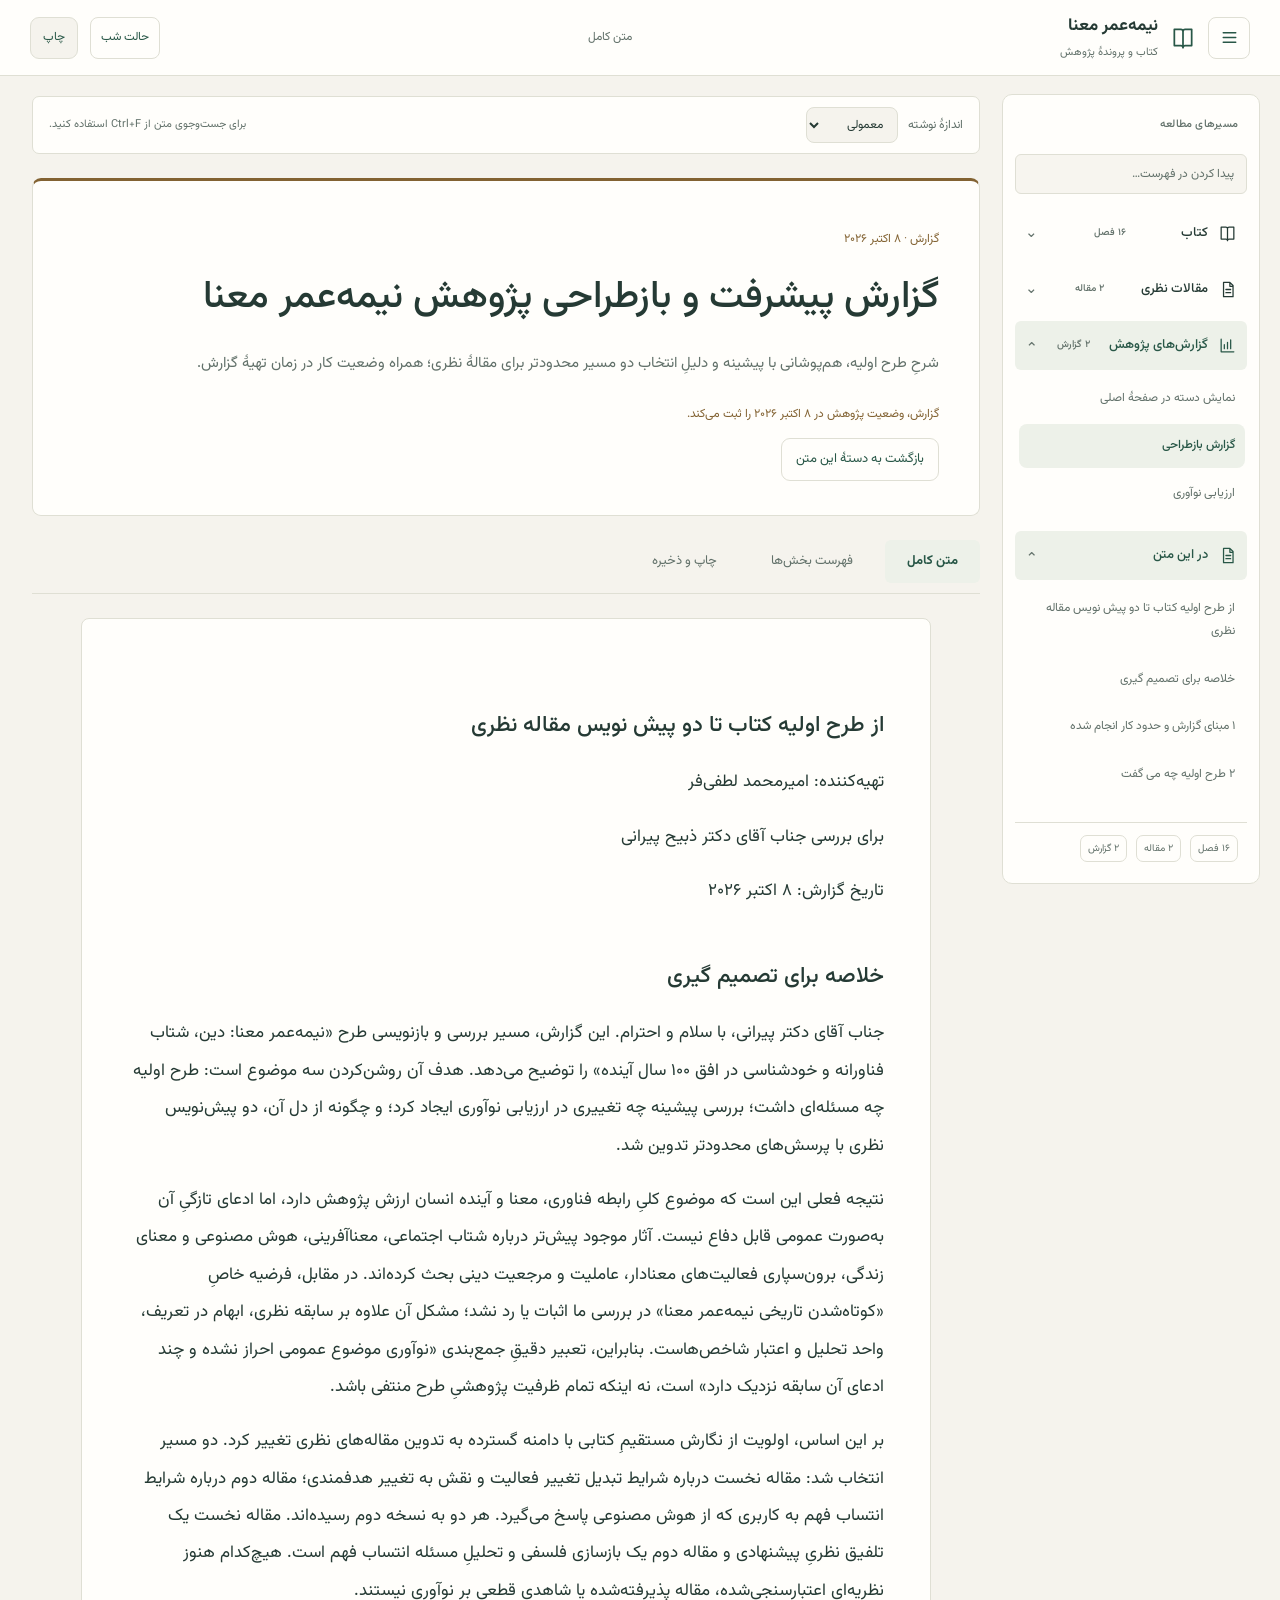
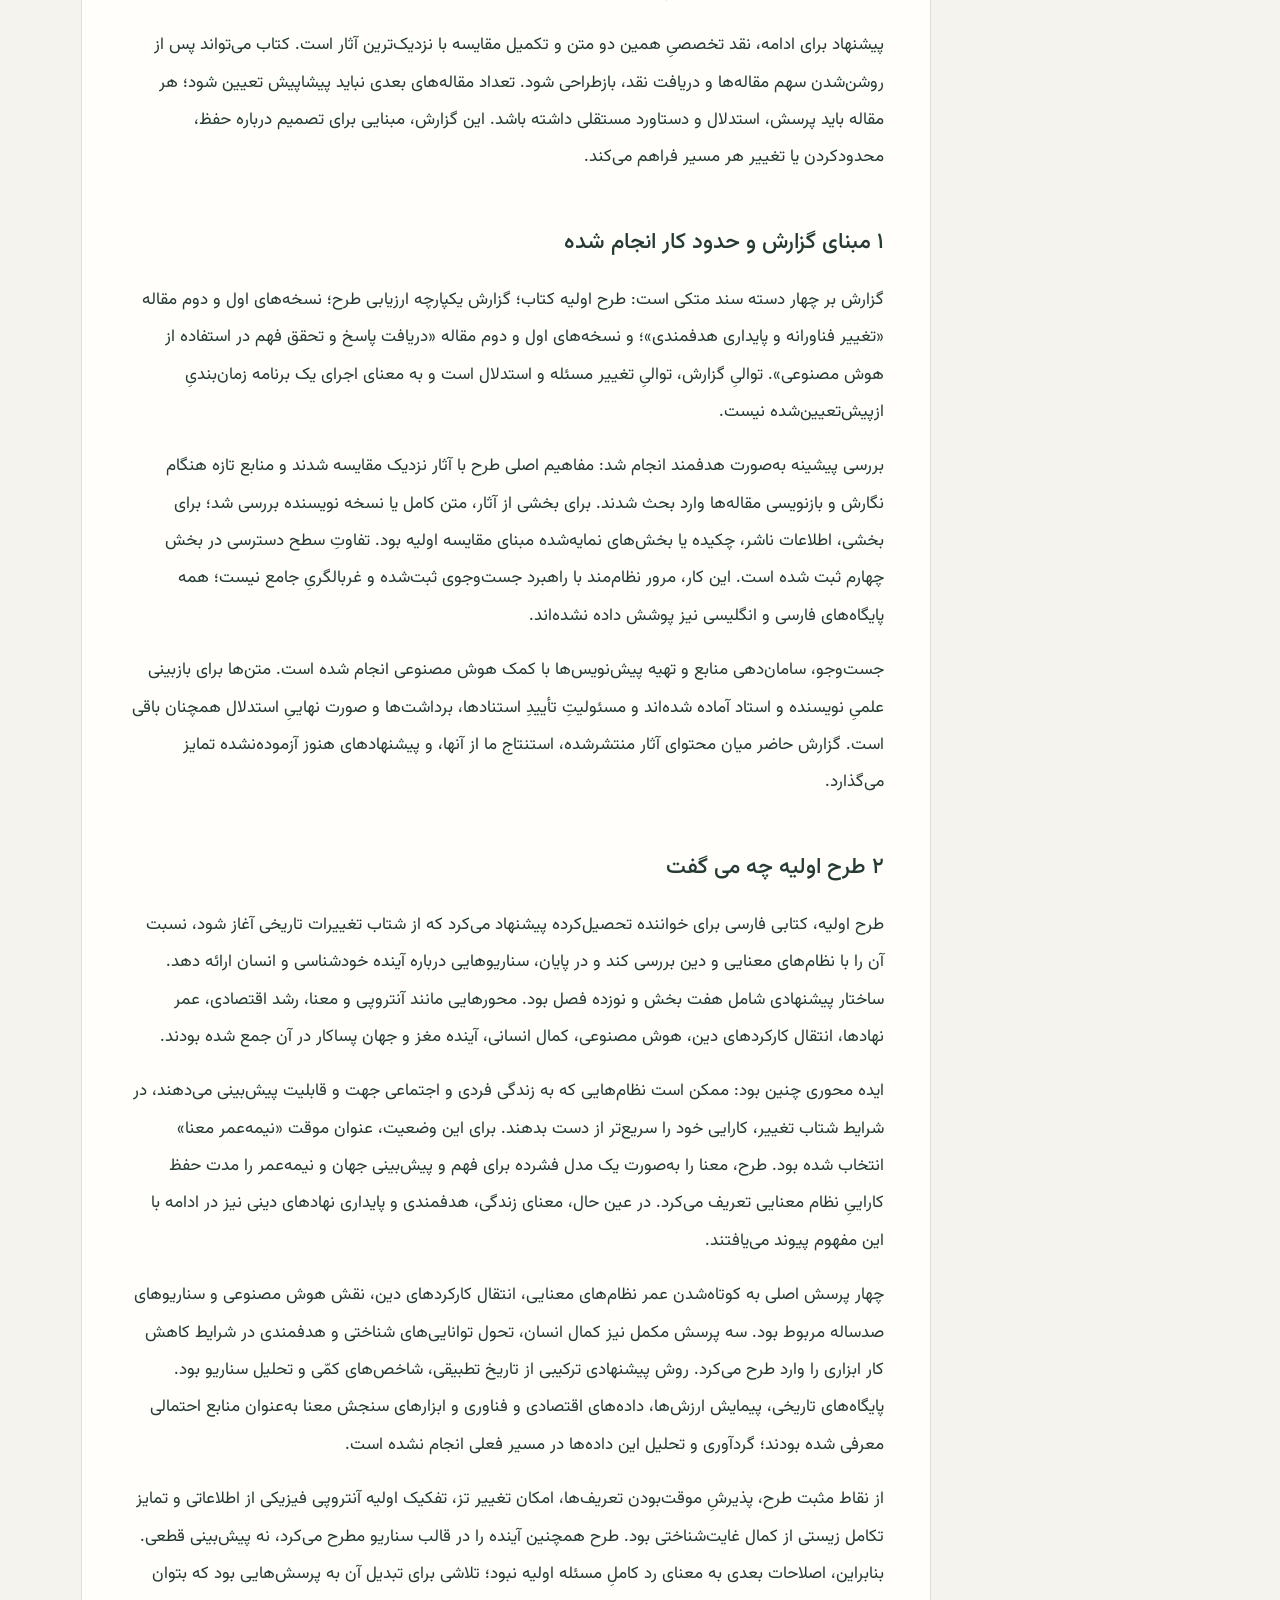
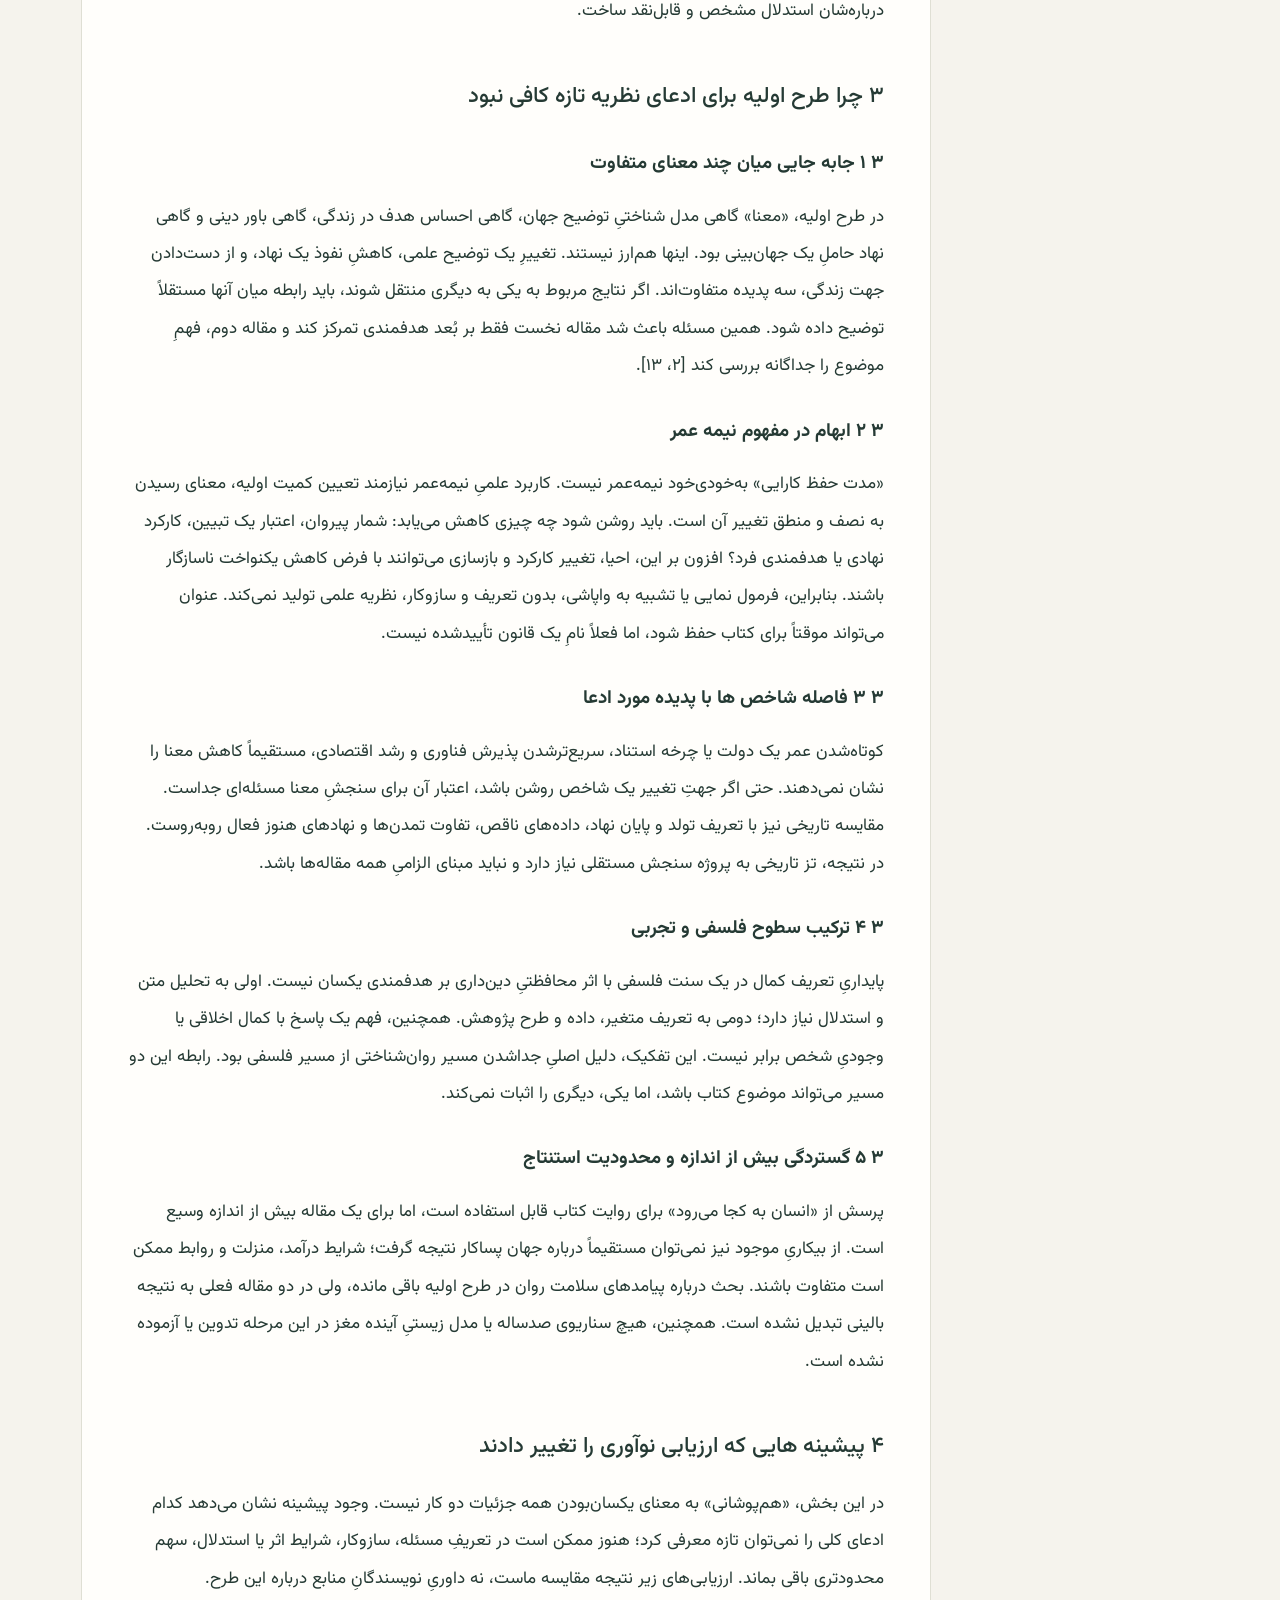
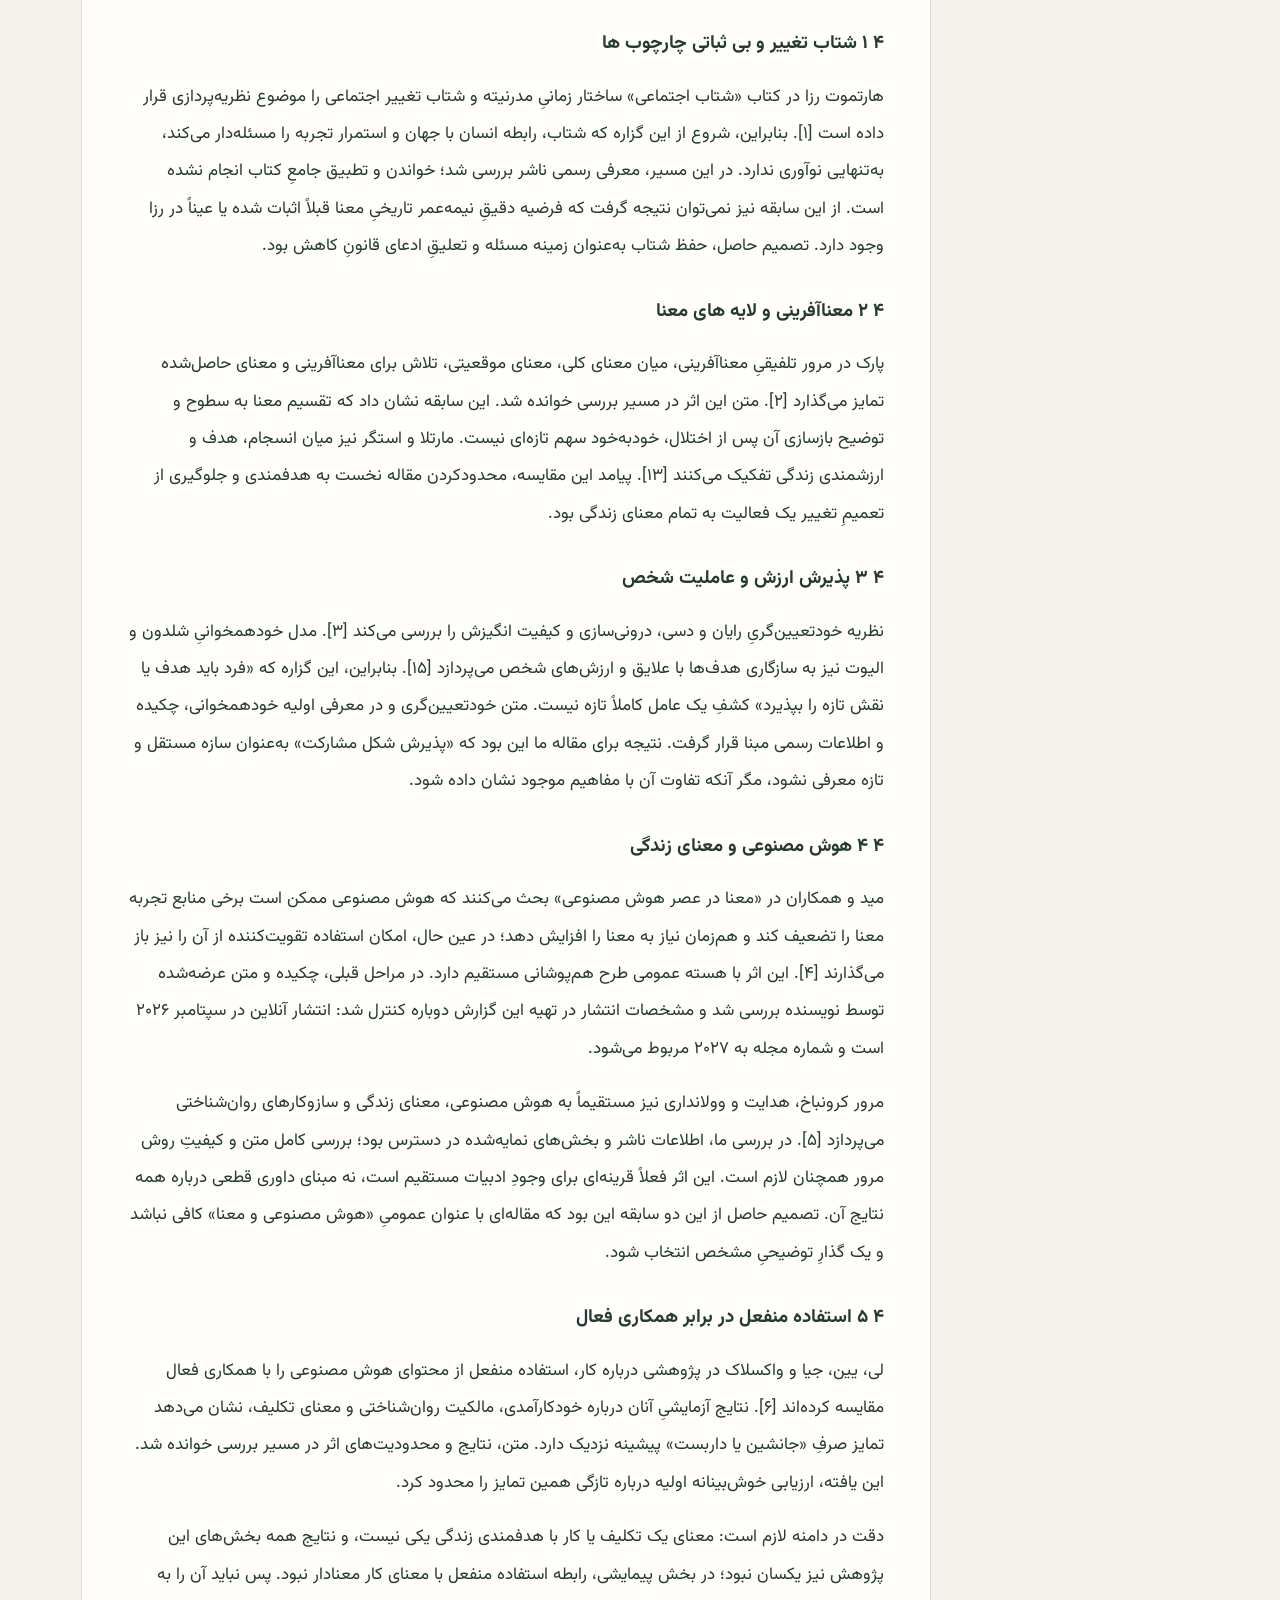
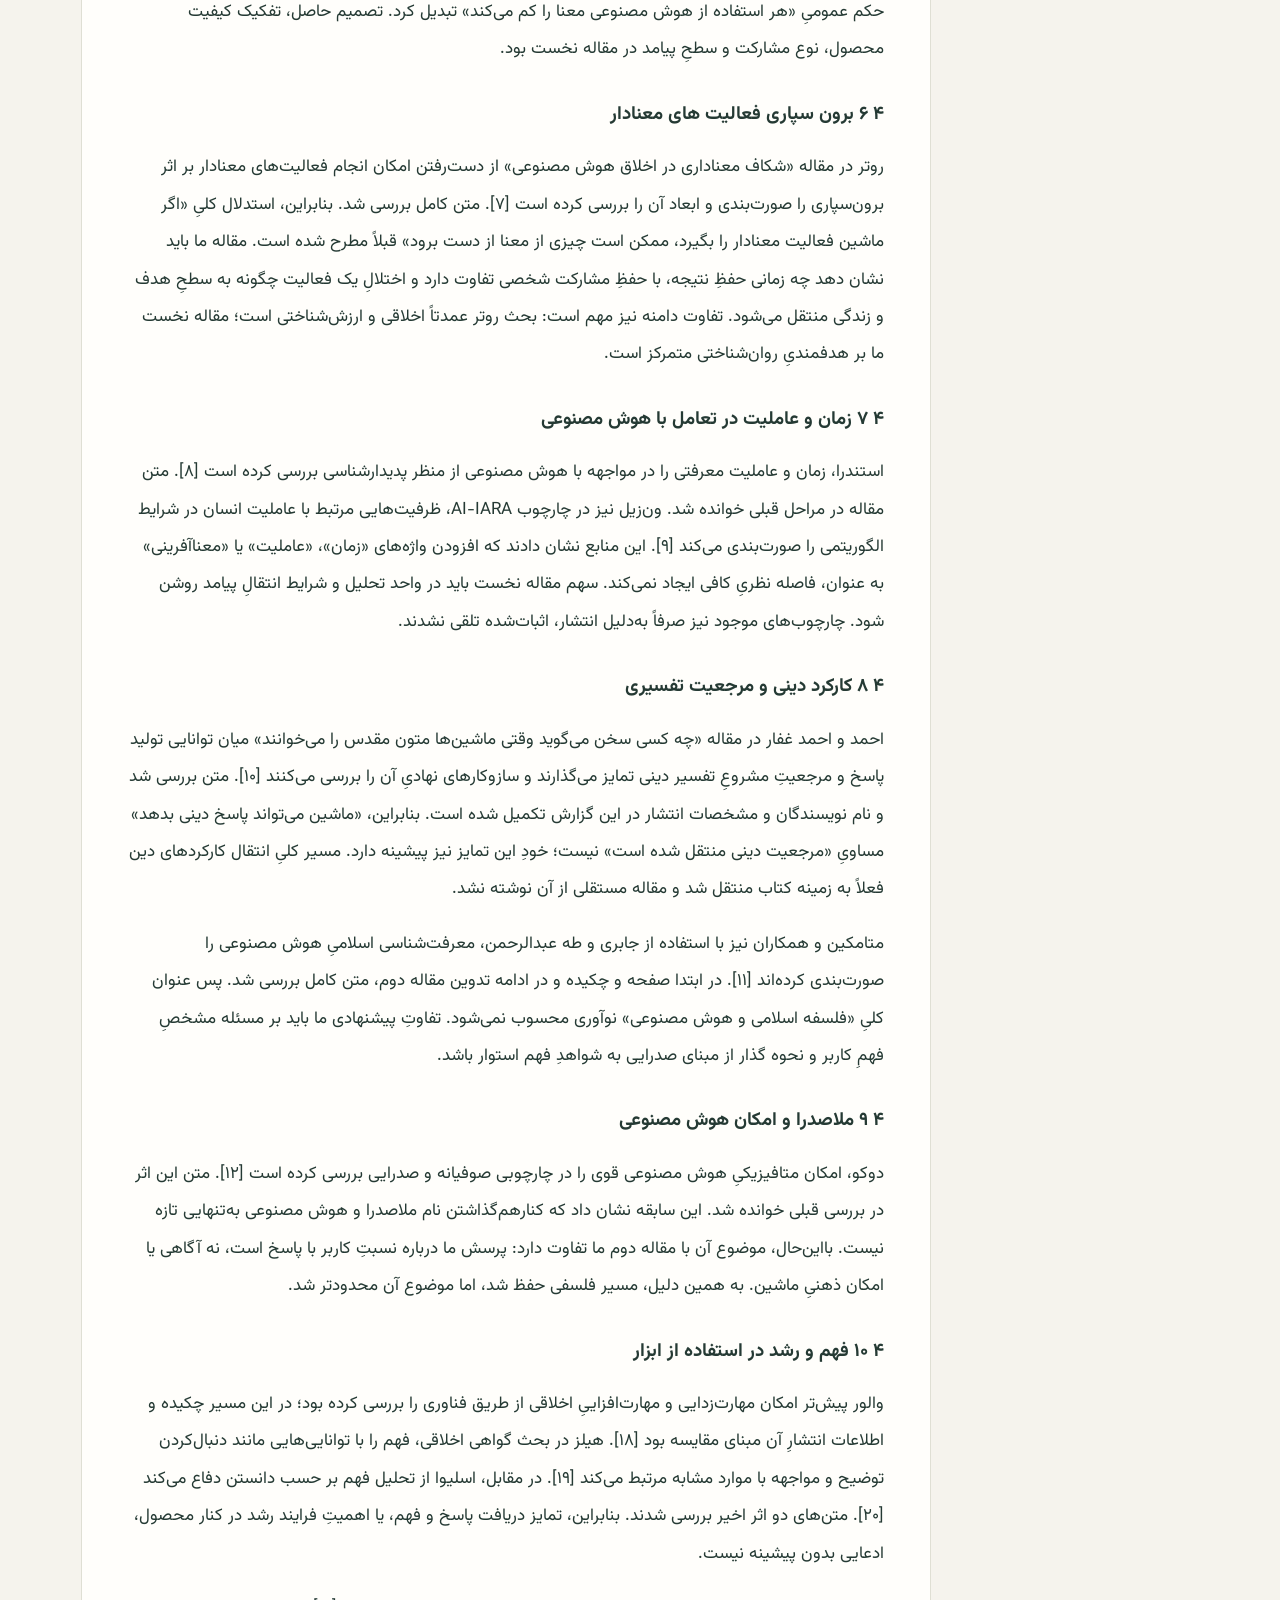
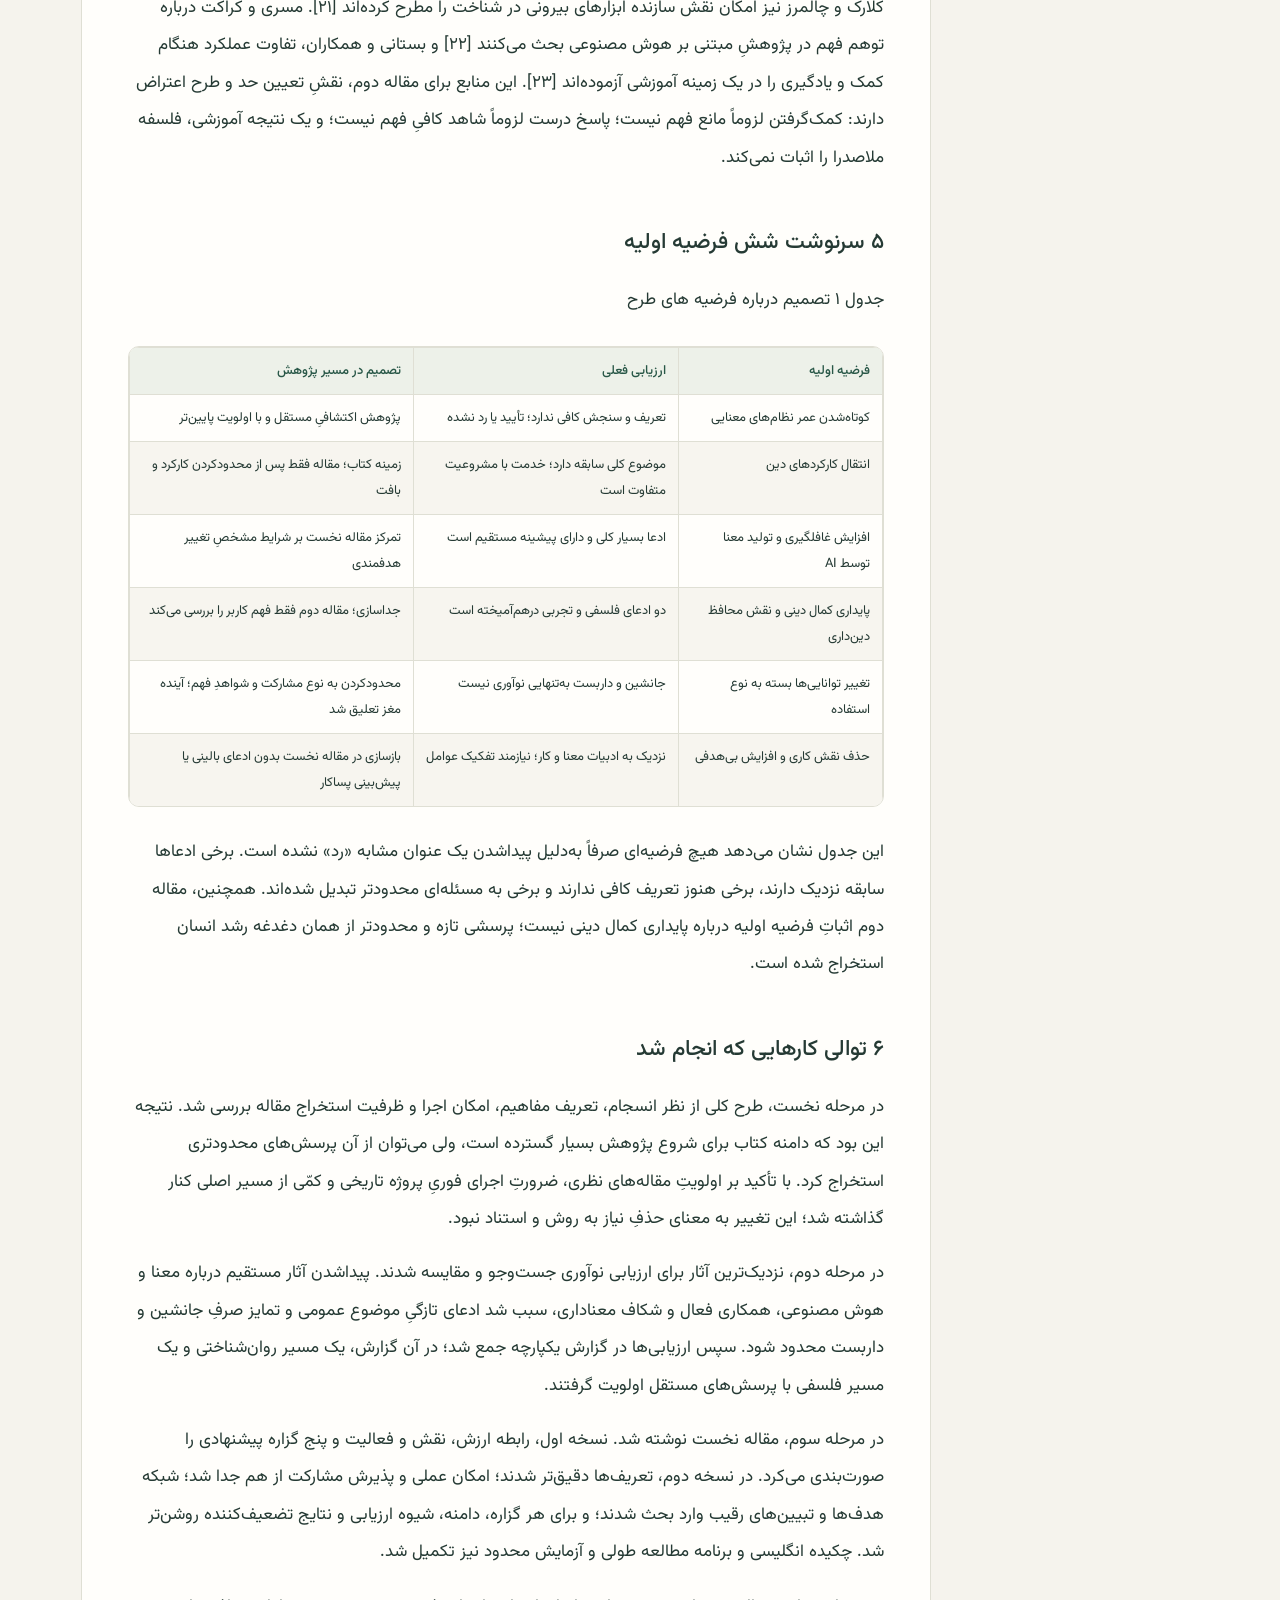
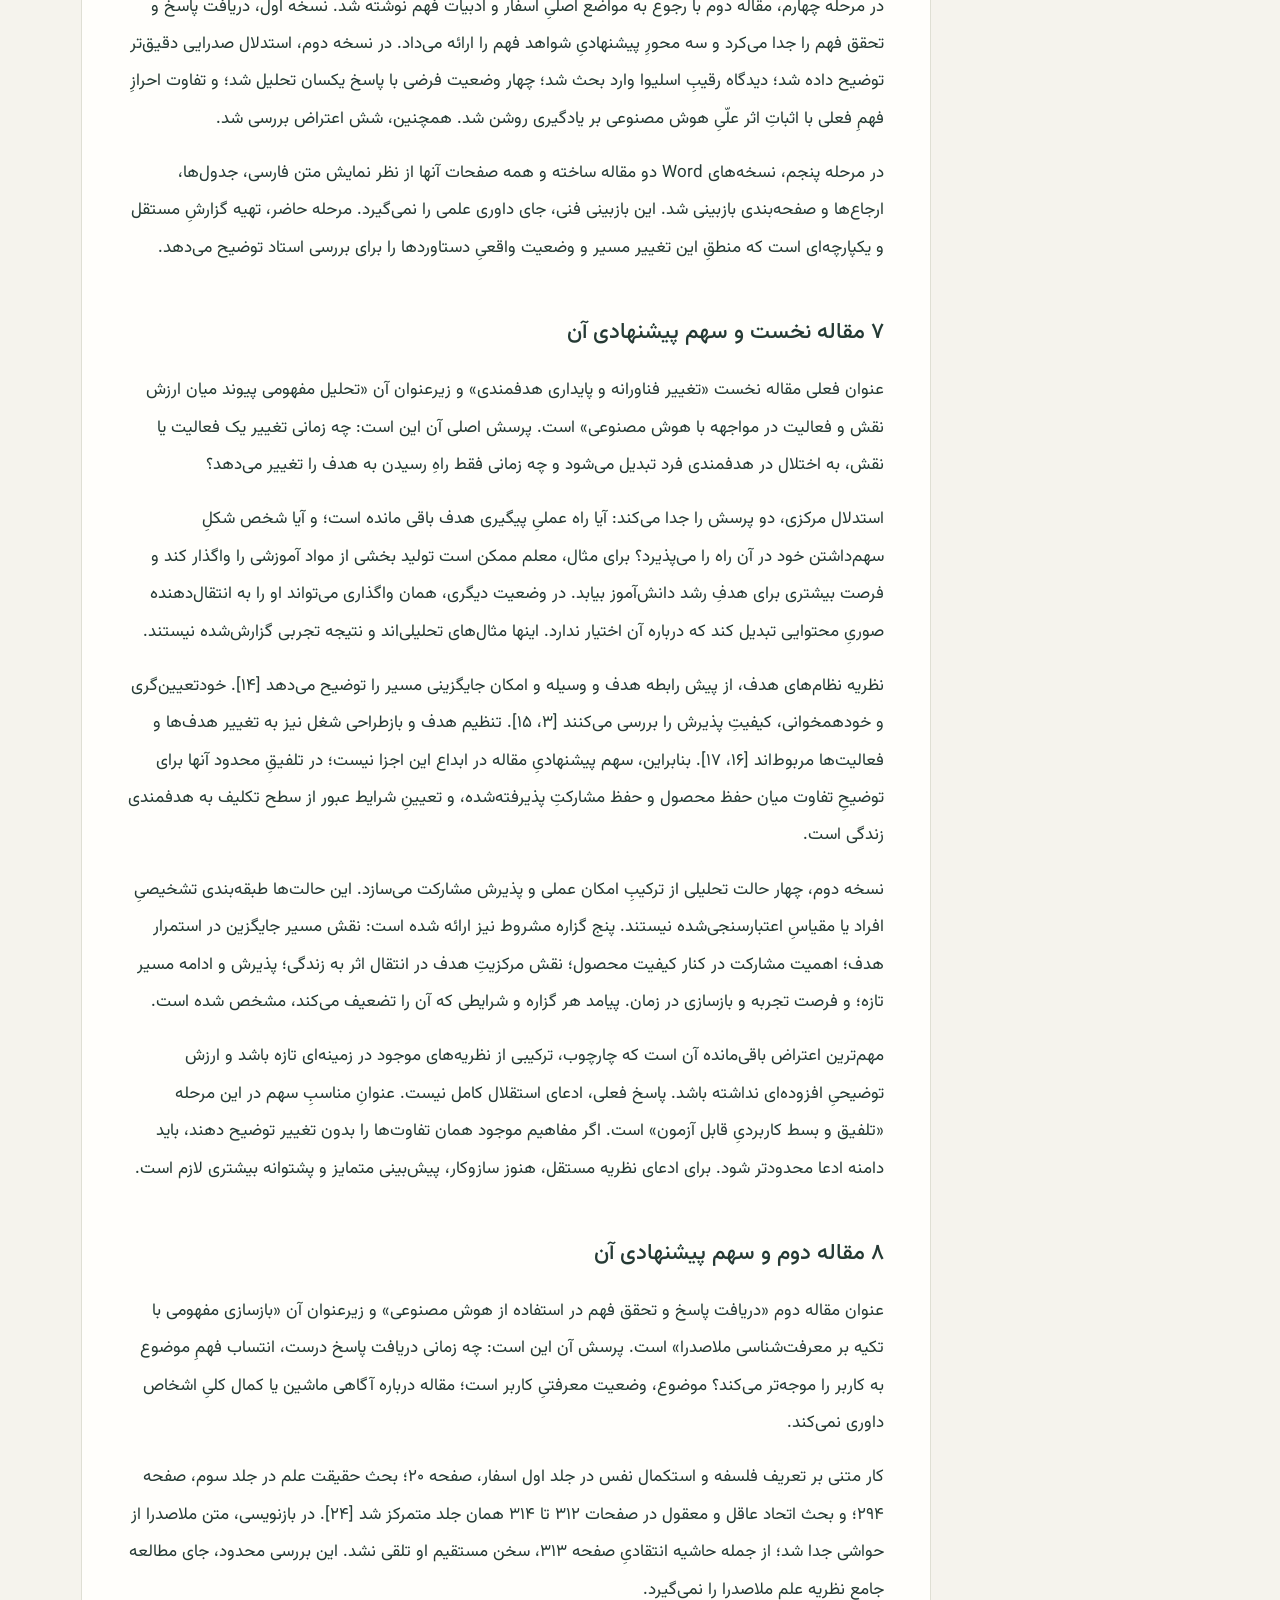
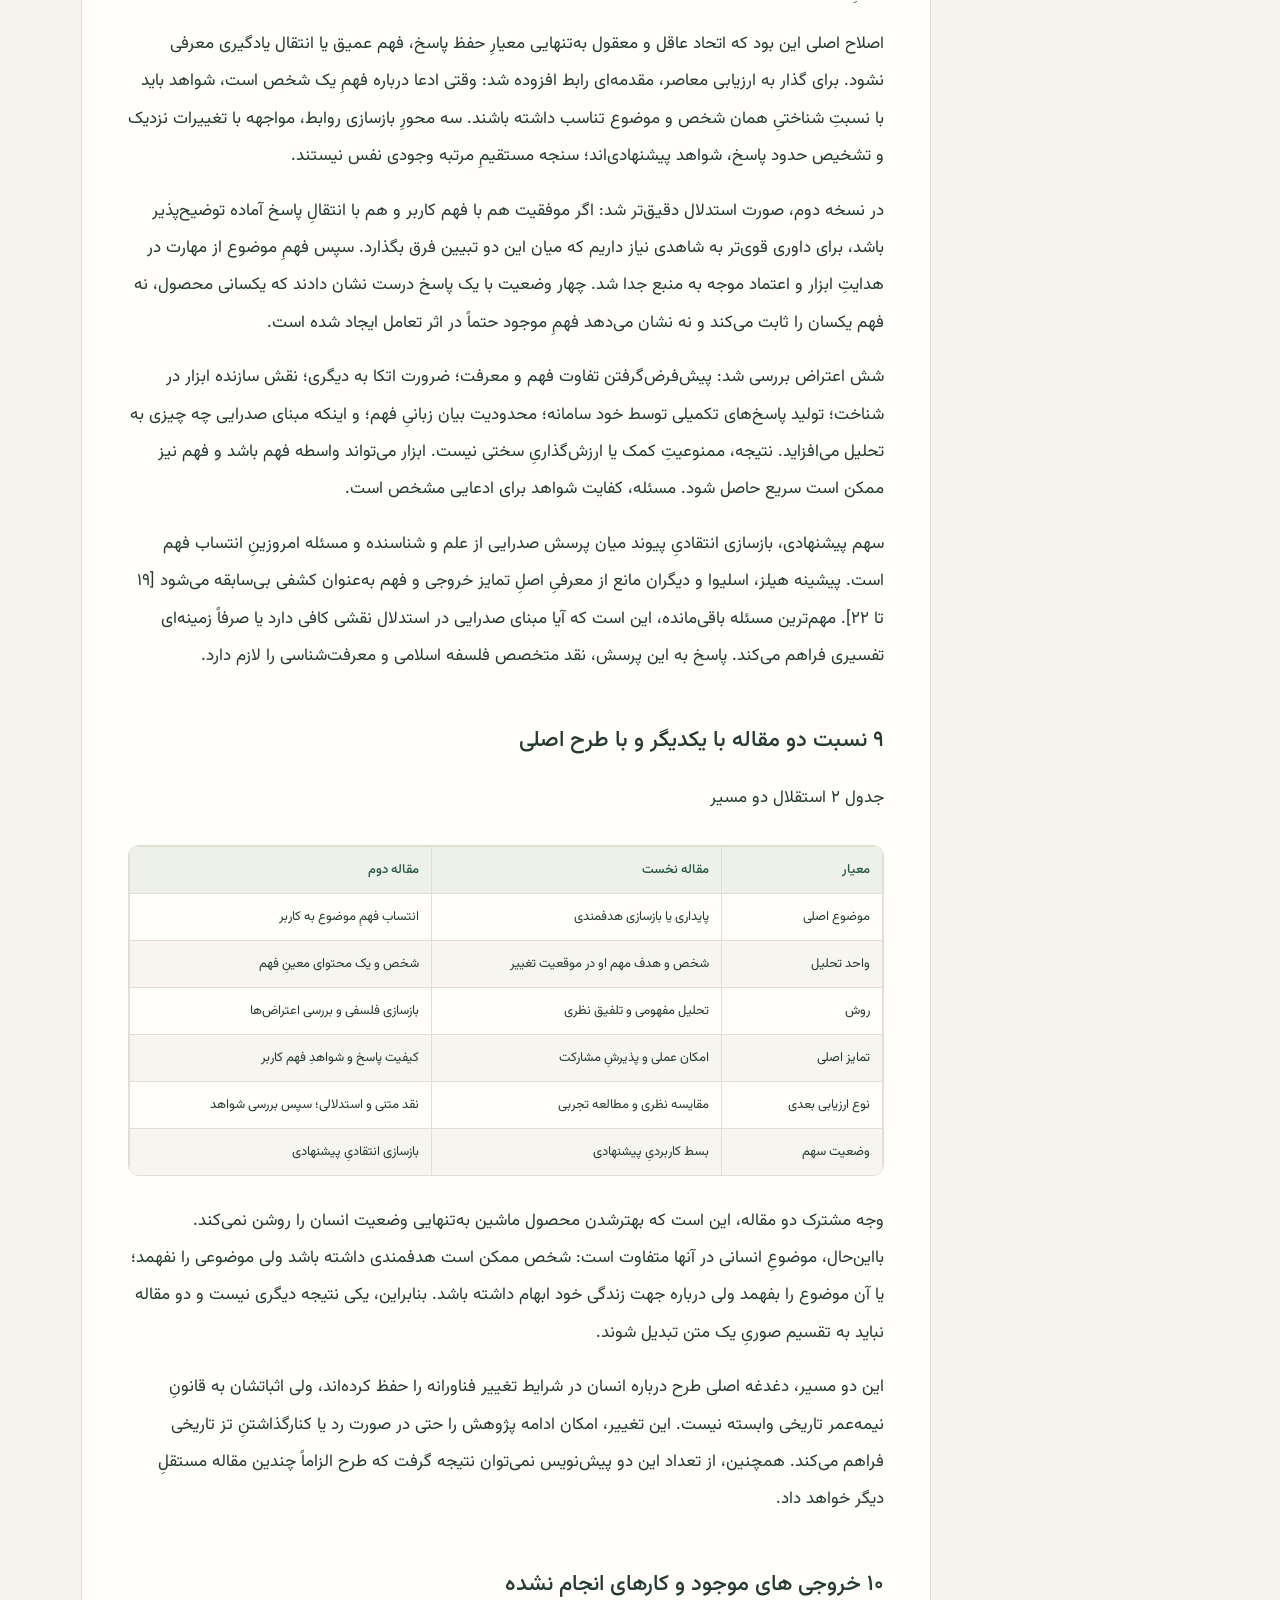
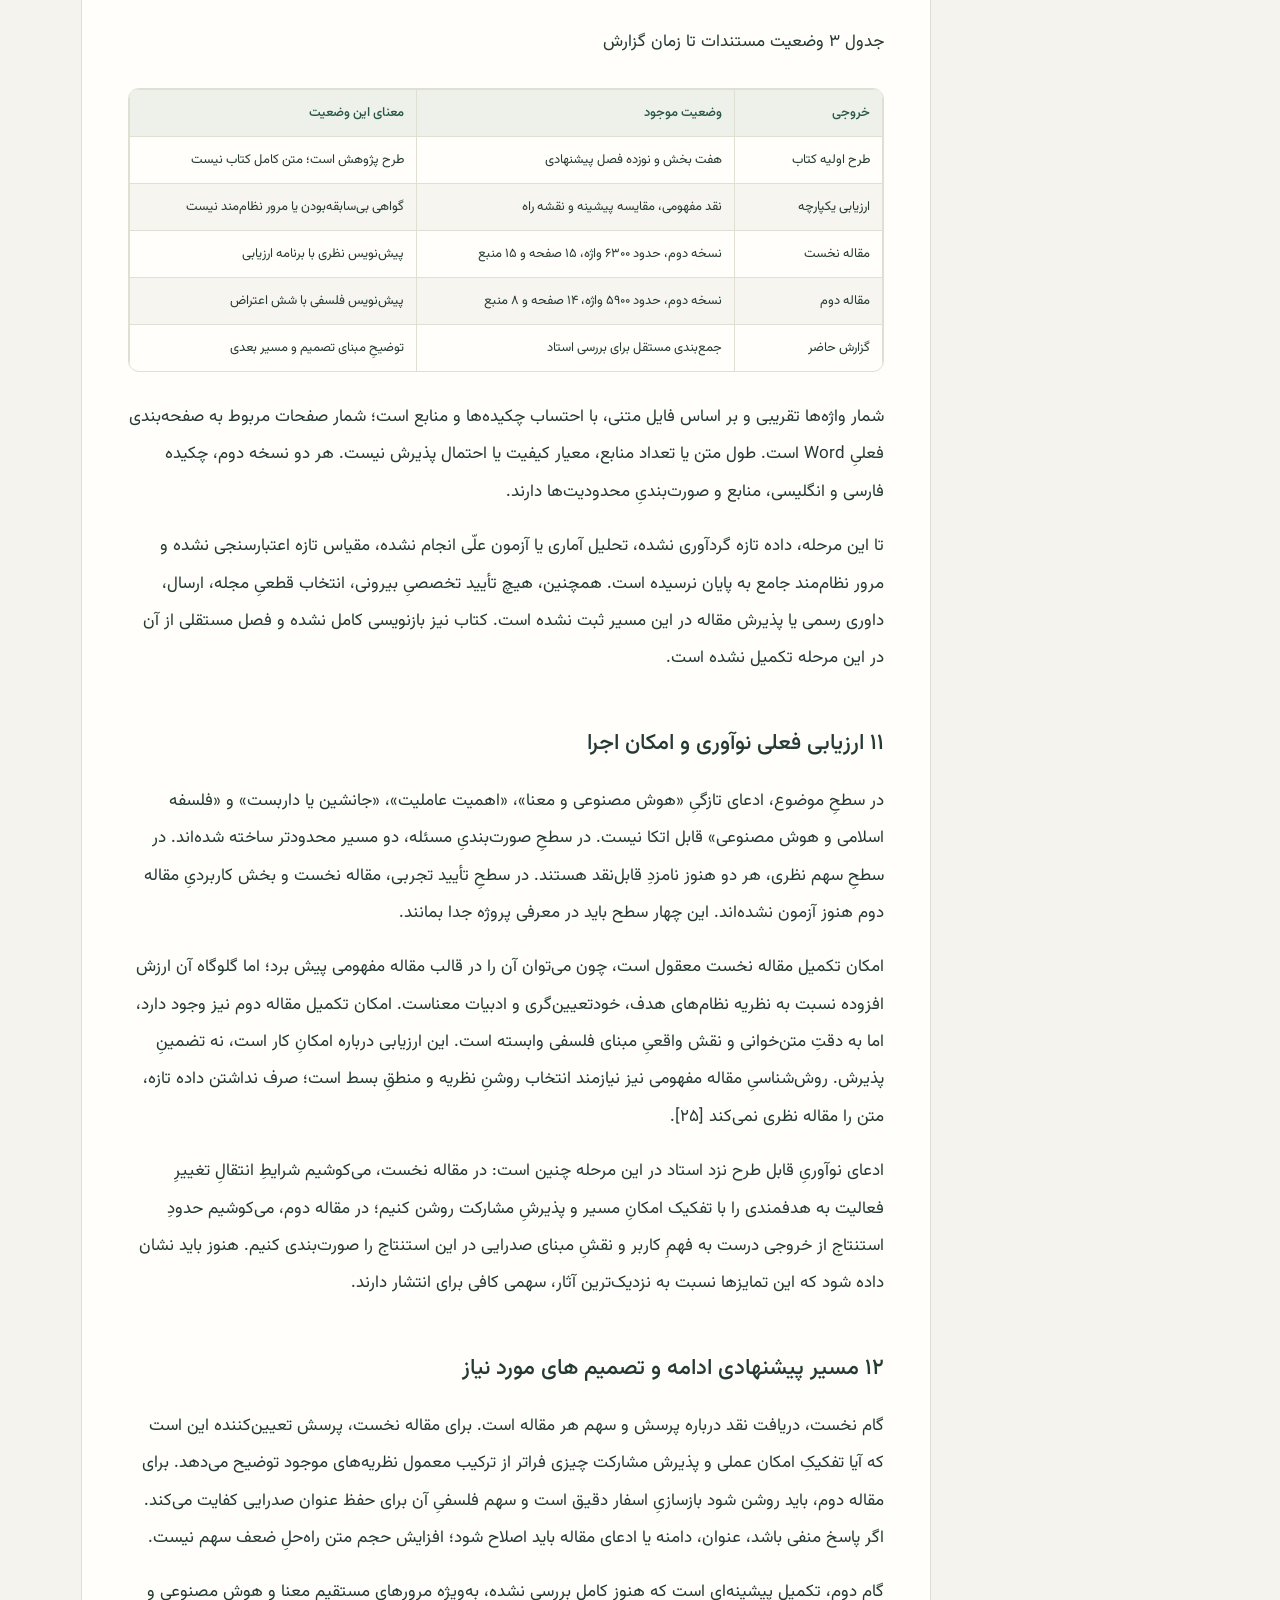
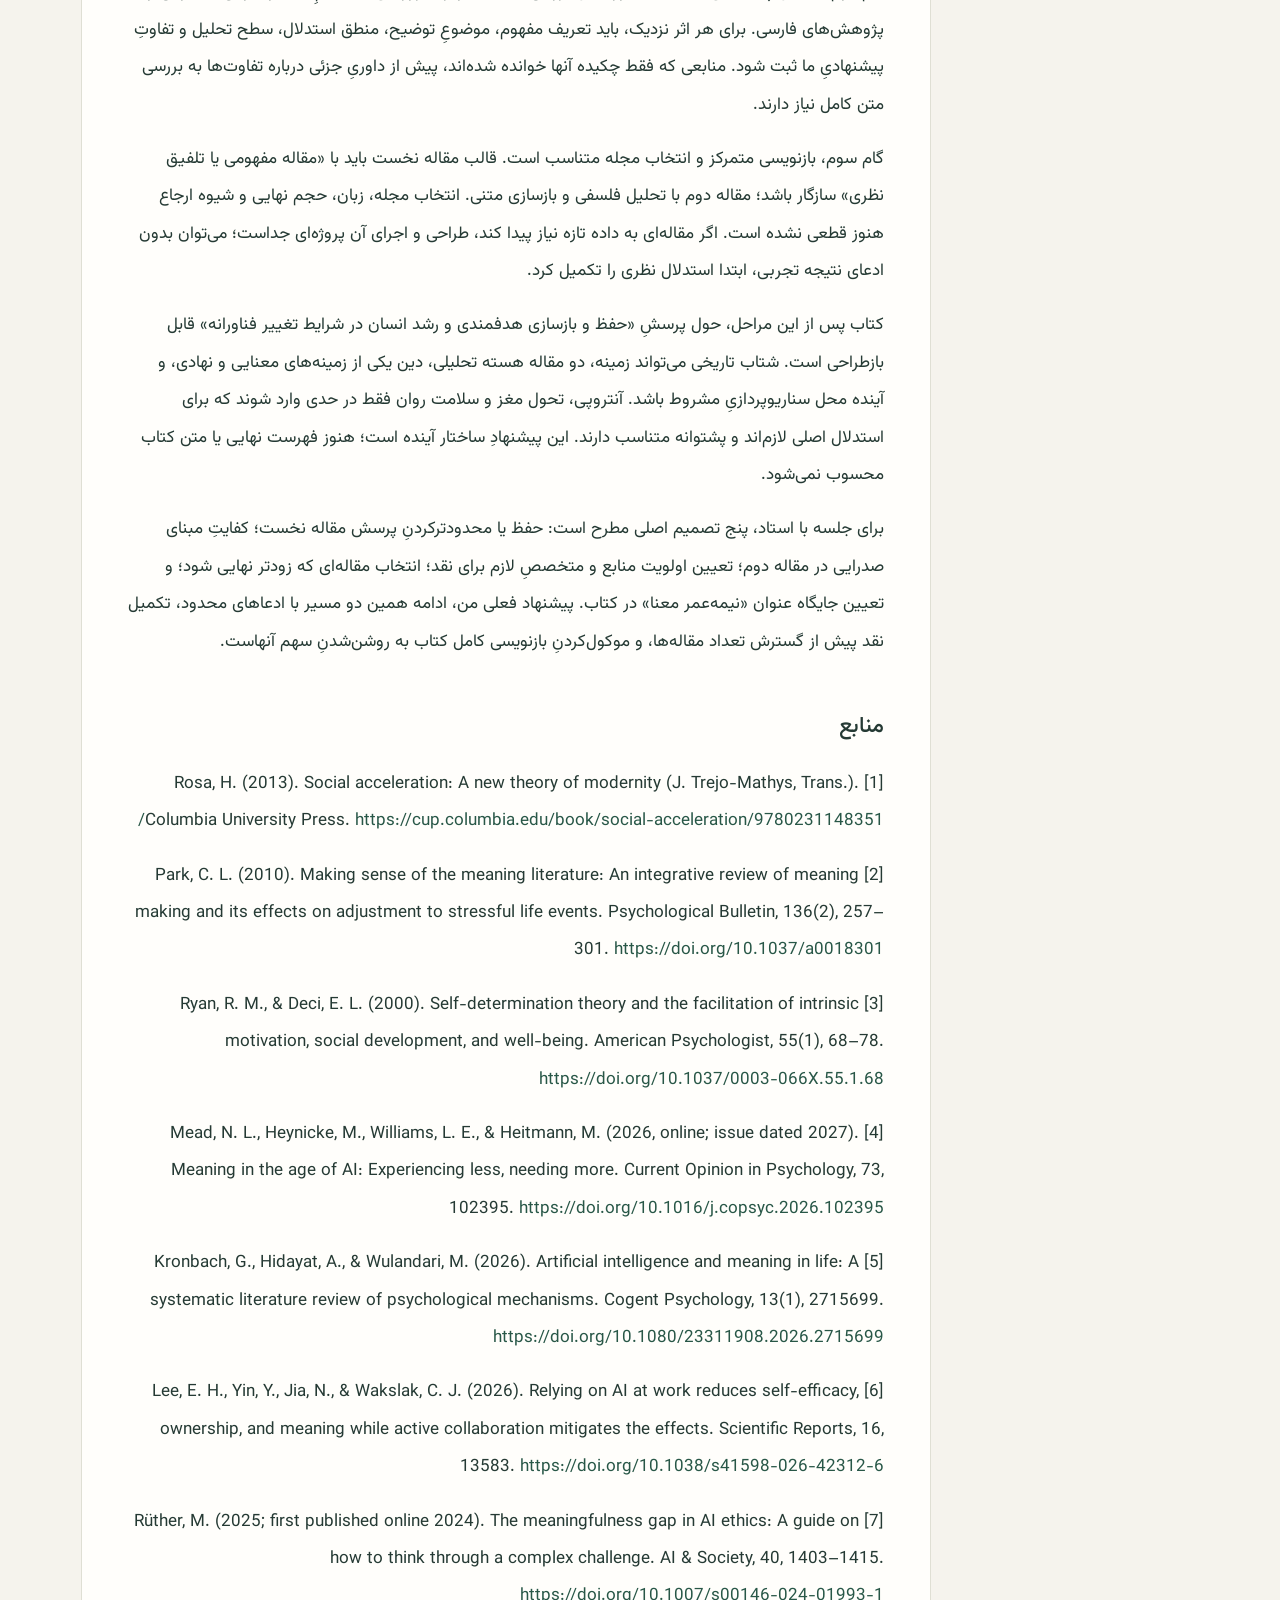
<file: half-life-of-meaning-book/research-progress-report.html>
<!DOCTYPE html>
<html lang="fa" dir="rtl"><head><meta charset="utf-8"><meta name="viewport" content="width=device-width,initial-scale=1"><title>گزارش پیشرفت و بازطراحی پژوهش نیمه‌عمر معنا | نیمه‌عمر معنا</title><link rel="stylesheet" href="book-fonts.css?v=20261014"><style id="book-theme-styles">:root{color-scheme:light;--canvas:#f2efe7;--sheet:#fffdf7;--panel:#f8f5ed;--ink:#26382f;--muted:#627066;--line:#dce0d3;--accent:#285c49;--accent-soft:#e9efe5;--gold:#856023;--gold-soft:#f5ecd8;--gold-ink:#6b542b;--cover:#183e32;--cover-ink:#fcf9ee;--cover-muted:#c9d8cb;--cover-gold:#e7c98b;--focus:#956625;--danger:#864b2d;--shadow:0 12px 38px #233d2b08}
:root[data-theme="night"]{color-scheme:dark;--canvas:#0e1c18;--sheet:#162820;--panel:#1b3027;--ink:#e8ece3;--muted:#aabbb0;--line:#344a3d;--accent:#c2d8bc;--accent-soft:#263f31;--gold:#ddc48e;--gold-soft:#303124;--gold-ink:#e4cc94;--cover:#102d24;--cover-ink:#faf5e6;--cover-muted:#becfbe;--cover-gold:#e7c98b;--focus:#e4c68b;--danger:#efbc9c;--shadow:0 12px 38px #00000018}
*{box-sizing:border-box}html{scroll-padding-top:140px}body{margin:0;background:var(--canvas);color:var(--ink);font-family:Vazir,Tahoma,sans-serif;font-size:16px;line-height:1.9;-webkit-font-smoothing:antialiased}button,input,textarea{font:inherit}button,a,input,textarea,summary{-webkit-tap-highlight-color:transparent}button{cursor:pointer}button:disabled{cursor:default}a{color:var(--accent);text-decoration:none}a:hover{text-decoration:underline}a:focus-visible,button:focus-visible,input:focus-visible,textarea:focus-visible,summary:focus-visible,[tabindex="-1"]:focus-visible{outline:3px solid var(--focus);outline-offset:4px}button:disabled{opacity:.45}button{color:inherit}svg{display:block;flex-shrink:0}[hidden]{display:none!important}#book [id]{scroll-margin-top:140px}
.standalone-header{max-width:1180px;margin:0 auto;padding:27px 30px;display:flex;align-items:center;justify-content:space-between;gap:24px}.standalone-header>a{display:flex;align-items:center;gap:12px;font-size:18px;font-weight:700;color:var(--ink)}.brand-emblem{width:40px;height:40px;display:grid;place-items:center;border:1px solid var(--line);border-radius:12px;background:var(--sheet);color:var(--accent)}.standalone-header>span{font-size:11px;color:var(--muted);border:1px solid var(--line);padding:5px 12px;border-radius:30px;background:var(--sheet)}
.reader-tools{position:sticky;top:0;z-index:25;background:var(--sheet);border-top:1px solid var(--line);border-bottom:1px solid var(--line);box-shadow:0 6px 20px #17382d05}.reader-tools-inner{max-width:1180px;margin:auto;padding:11px 30px}.reader-buttons{display:flex;align-items:center;gap:8px;flex-wrap:wrap}.reader-buttons a,.reader-buttons button{display:inline-flex;align-items:center;justify-content:center;gap:8px;border:1px solid var(--line);border-radius:9px;background:var(--sheet);color:var(--ink);font-size:12px;line-height:1.7;min-height:43px;padding:9px 14px;white-space:nowrap;text-decoration:none}.reader-buttons a:hover,.reader-buttons button:not(:disabled):hover{background:var(--accent-soft);border-color:var(--accent)}.reader-buttons a:first-child{background:var(--accent-soft);color:var(--accent);font-weight:700}.reader-buttons #theme-toggle{margin-inline-start:auto;color:var(--accent)}.theme-symbol{width:17px;height:17px}:root[data-theme="paper"] .theme-sun,:root:not([data-theme]) .theme-sun{display:none}:root[data-theme="night"] .theme-moon{display:none}.reader-message{display:block;color:var(--muted);font-size:11px;line-height:1.8}.reader-message:empty{display:none}#reader-search{padding:18px 0 6px}#reader-search>label{display:block;font-size:13px;margin-bottom:8px;color:var(--ink)}.search-row{display:flex;gap:8px}.search-row input{width:100%;min-width:0;flex:1;padding:12px 14px;font-size:15px;color:var(--ink);background:var(--panel);border:1px solid var(--line);border-radius:9px}.search-row button{border:1px solid var(--line);border-radius:9px;background:var(--sheet);padding:9px 15px;color:var(--accent)}#search-status{font-size:12px;color:var(--muted);margin:10px 0}#search-results{max-height:43vh;overflow:auto;margin:0;padding:0 22px 0 0;overscroll-behavior:contain}#search-results li{margin-bottom:9px;color:var(--muted)}#search-results a{display:block;border:1px solid var(--line);border-radius:10px;background:var(--panel);padding:14px 17px;color:var(--ink);font-size:13px;line-height:1.9}#search-results strong{display:block;color:var(--accent);margin-bottom:4px;font-size:12px}
.standalone-book main{max-width:1180px;margin:auto;padding:38px 30px 70px}.workspace-view{display:block}.book-cover{position:relative;isolation:isolate;display:grid;grid-template-columns:minmax(0,1fr) 230px;gap:45px;overflow:hidden;background:var(--cover);border:1px solid #ffffff0f;border-radius:24px;padding:48px 46px;margin-bottom:32px;box-shadow:0 20px 50px #0a2c2312;color:var(--cover-ink)}.book-cover:before{content:"";position:absolute;z-index:-1;width:460px;height:460px;border:1px solid #e7c98b22;border-radius:50%;left:-250px;top:-220px}.book-cover:after{content:"";position:absolute;z-index:-1;width:330px;height:330px;border:1px solid #e7c98b18;border-radius:50%;left:-150px;bottom:-230px}.view-heading{margin:0 0 28px}.eyebrow{display:inline-block;color:var(--cover-gold);font-size:11px;padding:5px 12px;border:1px solid #e7c98b40;border-radius:30px;margin-bottom:16px}.view-heading h1{font-size:clamp(37px,4.6vw,58px);font-weight:700;line-height:1.45;letter-spacing:0;margin:0 0 11px;color:var(--cover-ink)}.view-heading>p{font-size:16px;line-height:1.9;color:var(--cover-muted);margin:0}.book-kicker{display:block;font-size:12px;color:var(--cover-gold)}.book-cover h2{font-size:27px;font-weight:500;line-height:1.8;margin:15px 0 18px;color:var(--cover-ink)}.book-cover-lead>p{font-size:14px;line-height:2;max-width:630px;color:var(--cover-muted);margin:0}.book-actions{display:flex;align-items:center;gap:15px;flex-wrap:wrap;margin-top:28px}.solid-link{display:inline-flex;align-items:center;justify-content:center;min-height:48px;border-radius:10px;background:var(--cover-gold);color:#183e32;padding:12px 23px;font-size:13px;font-weight:700;text-decoration:none}.solid-link:hover{background:#f4dbac;color:#183e32;text-decoration:none}.text-button{border:0;background:transparent;color:var(--cover-ink);padding:9px 2px;font-size:11px;line-height:1.8;text-decoration:underline;text-underline-offset:5px}.book-cover-meta{align-self:stretch;display:flex;flex-direction:column;justify-content:center;gap:5px;padding:18px 29px;background:#ffffff06;border:1px solid #c9d8cb22;border-radius:16px}.book-cover-meta strong{font-size:64px;font-weight:500;line-height:1.2;color:var(--cover-gold)}.book-cover-meta b{font-size:28px;font-weight:500;line-height:1.4;color:var(--cover-ink);margin-top:15px}.book-cover-meta span{font-size:11px;color:var(--cover-muted)}.book-cover-meta small{font-size:10px;line-height:2;color:var(--cover-muted);border-top:1px solid #c9d8cb22;margin-top:19px;padding-top:15px}
.section-head{display:flex;align-items:center;justify-content:space-between;gap:18px;margin:32px 3px 18px}.section-head h2{font-size:23px;font-weight:700;line-height:1.7;margin:0}.book-toc-hint{font-size:11px;color:var(--muted)}.book-revision-note{padding:25px 30px;background:var(--accent-soft);border:1px solid var(--line);border-radius:16px;margin-bottom:28px}.book-revision-note>span{font-size:11px;color:var(--accent)}.book-revision-note h2{font-size:21px;font-weight:500;line-height:1.8;margin:8px 0 13px;color:var(--ink)}.book-revision-note p{font-size:13px;line-height:2;color:var(--muted);margin:10px 0 0}.book-toc{display:grid;grid-template-columns:repeat(3,minmax(0,1fr));gap:14px;margin-bottom:36px}.book-toc-front,.book-toc-end{grid-column:1/-1;background:var(--sheet);border:1px solid var(--line);border-radius:12px;padding:16px 23px;font-size:13px}.book-toc-part{background:var(--sheet);border:1px solid var(--line);border-radius:14px;padding:22px 24px;box-shadow:var(--shadow)}.book-toc-part small{font-size:10px;color:var(--gold)}.book-toc h3{font-size:17px;font-weight:500;color:var(--ink);margin:5px 0 18px}.book-toc-part>a{display:flex;align-items:baseline;gap:12px;font-size:12px;line-height:1.9;color:var(--ink);margin-top:13px}.book-toc-part>a>span{min-width:23px;font-size:11px;color:var(--gold)}.book-toc-part>a:hover{color:var(--accent)}.book-toc-end{display:flex;align-items:center;flex-wrap:wrap;gap:15px 28px}
.book-part-heading{display:flex;align-items:baseline;gap:17px;padding:42px 5px 18px}.book-part-heading>span{font-size:11px;color:var(--gold);white-space:nowrap}.book-part-heading h2{font-size:24px;font-weight:500;line-height:1.8;color:var(--ink);margin:0}.report-fold{border:1px solid var(--line);border-radius:16px;background:var(--sheet);box-shadow:var(--shadow);margin:0 0 13px;overflow:hidden}.report-fold>summary{display:flex;align-items:center;gap:19px;padding:23px 28px;list-style:none;cursor:pointer}.report-fold>summary::-webkit-details-marker{display:none}.report-fold>summary>b{flex:1;font-size:17px;font-weight:500}.report-fold>summary>small{font-size:11px;color:var(--muted)}.report-fold>summary>i{font-style:normal;color:var(--gold);font-size:23px;font-weight:400;margin-inline-start:auto}.report-fold[open]>summary{border-bottom:1px solid var(--line);background:var(--panel)}.report-fold[open]>summary>i{transform:rotate(45deg)}.book-chapter>summary>div{flex:1;min-width:0}.book-chapter summary b{display:block;font-size:17px;font-weight:500;line-height:1.8;color:var(--ink)}.book-chapter summary small{display:block;font-size:10px;color:var(--muted);margin-bottom:3px}.book-chapter-number{display:grid;place-items:center;min-width:45px;width:45px;height:45px;border-radius:50%;background:var(--gold-soft);color:var(--gold-ink);font-size:19px;font-weight:500}.fold-body.book-prose{max-width:875px;padding:34px 42px 38px;margin:0 auto;font-size:17px;line-height:2.22;color:var(--ink)}.book-prose p{margin:0 0 23px}.book-prose h3{font-size:22px;font-weight:500;line-height:1.8;margin:36px 0 17px;color:var(--accent);text-wrap:balance}.book-prose h4{font-size:18px;font-weight:500;line-height:1.9;margin:27px 0 13px;color:var(--ink);text-wrap:balance}.book-prose>h3:first-child{margin-top:4px}.book-prose ul,.book-prose ol{padding-inline-start:25px}.book-prose li{margin-bottom:8px}.book-prose strong{font-weight:700}.book-prose a{color:var(--accent);text-decoration:underline;text-underline-offset:4px}.book-prose code{overflow-wrap:anywhere;font-size:.9em}
.chapter-expansion{padding-bottom:19px;margin:25px 0 32px;border-bottom:1px solid var(--line)}.scene-kicker{display:inline-block;font-size:10px;color:var(--gold);padding:4px 10px;background:var(--gold-soft);border-radius:30px;margin:0 0 10px}.book-scene>h3:first-of-type{margin-top:8px}.book-pause{margin:29px 0;padding:27px;border-radius:14px;background:var(--gold-soft);border:1px solid var(--line);border-inline-start:3px solid var(--gold)}.pause-index{font-size:10px;color:var(--gold-ink)}.book-pause h4{font-size:18px;color:var(--gold-ink);margin:8px 0 16px}.book-pause p{font-size:15px;line-height:2.1}.book-pause label{display:block;font-size:12px;font-weight:500;margin:21px 0 9px;color:var(--gold-ink)}.book-pause textarea{display:block;width:100%;max-width:100%;min-height:110px;resize:vertical;overflow-y:auto;padding:14px 16px;font-size:15px;line-height:1.95;border:1px solid var(--line);border-radius:9px;background:var(--sheet);color:var(--ink)}textarea::placeholder,input::placeholder{color:var(--muted);opacity:1}.book-pause .note-status{font-size:11px;line-height:1.8;color:var(--muted);margin:9px 0 0}.book-pause .note-status[data-saved="false"]{color:var(--danger)}.book-pause:target{outline:2px solid var(--focus);outline-offset:5px}.book-analysis{background:var(--accent-soft);border:1px solid var(--line);border-radius:12px;margin-bottom:28px;overflow:hidden}.book-analysis>summary{display:flex;align-items:center;justify-content:space-between;gap:16px;padding:18px 22px;list-style:none;cursor:pointer;color:var(--accent);font-size:13px;font-weight:500}.book-analysis>summary::-webkit-details-marker{display:none}.analysis-symbol{font-size:22px;font-weight:400}.book-analysis[open] .analysis-symbol{transform:rotate(45deg)}.book-analysis[open]>summary{border-bottom:1px solid var(--line)}.book-analysis-body{padding:5px 25px 12px}.book-analysis-body h3{font-size:20px;margin-top:20px}.book-analysis-body p{font-size:16px;line-height:2.18}.book-countercase>h3{font-size:21px}.book-deeper{margin:30px 0;padding-top:8px;border-top:1px solid var(--line)}.return-to-pause a{font-size:12px}.book-chapter-nav{display:flex;justify-content:space-between;align-items:center;gap:14px;border-top:1px solid var(--line);padding-top:23px;margin-top:34px;font-size:12px}.book-chapter-nav a{text-decoration:none}.book-note-print{display:none;white-space:pre-wrap;overflow-wrap:anywhere}
.table-wrap{width:100%;max-width:100%;overflow-x:auto;border:1px solid var(--line);border-radius:11px;margin:27px 0;overscroll-behavior:contain}table{border-collapse:collapse;width:100%;font-size:13px;line-height:1.95}thead{background:var(--accent-soft)}th{font-weight:500;color:var(--accent);text-align:start}th,td{padding:14px 16px;border-bottom:1px solid var(--line);vertical-align:top;min-width:125px}td+td,th+th{border-inline-start:1px solid var(--line)}tbody tr:last-child td{border-bottom:0}tbody tr:nth-child(even){background:var(--panel)}.book-glossary{margin:0}.book-glossary>div{padding:23px 0;border-bottom:1px solid var(--line)}.book-glossary>div:last-child{border-bottom:0}.book-glossary dt{font-size:18px;font-weight:500;color:var(--accent)}.book-glossary dd{font-size:15px;margin:9px 0 0;line-height:2.1}.book-references{direction:ltr;text-align:left;padding-left:24px;font-family:Georgia,"Times New Roman",serif;font-size:15px;line-height:1.9;overflow-wrap:anywhere}.book-references li{padding-left:5px;margin-bottom:23px;color:var(--ink)}.book-references a{font-size:13px}.book-end-mark{text-align:center;font-size:12px;color:var(--muted);padding-top:18px;margin-top:25px!important}.book-footer{display:flex;justify-content:space-between;gap:20px;border-top:1px solid var(--line);padding:25px 3px 0;margin-top:34px;color:var(--muted);font-size:11px}.book-footer a{color:var(--accent)}
.book-loader{display:none;position:fixed;inset:0;z-index:1000;background:var(--canvas);padding:25px}.has-loader .book-loader{display:grid;place-items:center;opacity:0;visibility:hidden;pointer-events:none;transition:opacity .22s ease,visibility .22s ease}.has-loader.is-loading .book-loader{opacity:1;visibility:visible;pointer-events:auto}.is-loading{overflow:hidden}.loader-card{width:min(100%,390px);text-align:center;border:1px solid var(--line);border-radius:23px;background:var(--sheet);box-shadow:var(--shadow);padding:42px 30px}.loader-emblem{width:67px;height:67px;display:grid;place-items:center;border:1px solid var(--line);border-radius:20px;color:var(--accent);background:var(--accent-soft);margin:0 auto 19px}.loader-card h2{font-size:24px;font-weight:500;color:var(--ink);margin:0 0 8px}.loader-card p{font-size:13px;color:var(--muted);margin:0}.loader-ring{display:block;width:28px;height:28px;border:2px solid var(--line);border-top-color:var(--gold);border-radius:50%;animation:book-spin .9s linear infinite;margin:23px auto}.loader-card button{border:1px solid var(--line);border-radius:8px;padding:8px 15px;background:var(--panel);color:var(--accent);font-size:11px;min-height:40px}.loader-card button:hover{background:var(--accent-soft)}@keyframes book-spin{to{transform:rotate(360deg)}}
@media(max-width:1000px){.book-cover{grid-template-columns:minmax(0,1fr) 195px;padding:37px;gap:27px}.book-cover-meta{padding:18px 22px}.book-cover h2{font-size:24px}.book-toc{grid-template-columns:repeat(2,minmax(0,1fr))}}
@media(max-width:700px){.standalone-header{padding:20px}.standalone-header>a{font-size:16px}.standalone-header>span{font-size:10px;padding:4px 9px}.reader-tools-inner{padding:9px 18px}.reader-buttons{gap:6px}.reader-buttons a,.reader-buttons button{font-size:11px;padding:8px 10px;min-height:42px}.reader-buttons #theme-toggle{margin-inline-start:0}.standalone-book main{padding:26px 18px 45px}.book-cover{grid-template-columns:1fr;padding:28px;gap:27px;border-radius:19px}.view-heading{margin-bottom:24px}.view-heading h1{font-size:40px}.view-heading>p{font-size:14px}.book-cover h2{font-size:24px}.book-cover-lead>p{font-size:13px}.book-cover-meta{display:grid;grid-template-columns:80px 1fr;align-items:center;gap:4px 17px;padding:19px 22px}.book-cover-meta strong{font-size:39px}.book-cover-meta b{font-size:24px;margin:0}.book-cover-meta small{grid-column:1/-1;margin-top:11px;padding-top:12px}.book-actions{gap:15px}.book-actions .solid-link{padding:11px 19px}.book-toc{gap:11px}.book-toc-part{padding:20px}.book-toc h3{font-size:16px}.book-revision-note{padding:21px 23px}.book-revision-note h2{font-size:19px}.section-head h2{font-size:21px}.book-part-heading{gap:12px;padding-top:34px}.book-part-heading h2{font-size:22px}.report-fold>summary{padding:21px 22px;gap:14px}.fold-body.book-prose{padding:28px 27px;font-size:16px;line-height:2.14}.book-prose h3{font-size:21px}.book-prose h4{font-size:17px}.book-pause{padding:23px}.book-analysis-body{padding:4px 22px 11px}.book-analysis-body p{font-size:15px}.book-chapter-number{width:40px;min-width:40px;height:40px;font-size:17px}}
@media(max-width:460px){html{scroll-padding-top:155px}#book [id]{scroll-margin-top:155px}.standalone-header{padding:16px}.brand-emblem{width:34px;height:34px;border-radius:10px}.standalone-header>span{font-size:9px}.standalone-header>a{gap:9px;font-size:15px}.reader-tools-inner{padding:8px 13px}.reader-buttons{display:grid;grid-template-columns:repeat(3,minmax(0,1fr));gap:6px}.reader-buttons a,.reader-buttons button{white-space:normal;text-align:center;font-size:10px;line-height:1.8;padding:7px 5px}.theme-symbol{width:15px;height:15px}.standalone-book main{padding:22px 13px 35px}.book-cover{padding:25px 23px}.view-heading h1{font-size:35px}.view-heading>p{font-size:13px}.book-cover h2{font-size:22px}.book-cover-meta{padding:17px 18px;grid-template-columns:72px 1fr}.book-toc{grid-template-columns:1fr}.book-toc-front,.book-toc-end{padding:15px 18px;font-size:12px}.book-toc-end{gap:12px 20px}.book-toc-hint{display:none}.book-revision-note{padding:19px 20px}.book-revision-note h2{font-size:18px}.book-revision-note p{font-size:12px}.report-fold>summary{padding:19px 17px;gap:11px}.book-chapter summary b,.report-fold>summary>b{font-size:15px}.report-fold>summary>small{font-size:10px}.book-chapter-number{width:35px;min-width:35px;height:35px;font-size:16px}.fold-body.book-prose{padding:25px 20px}.book-prose h3{font-size:19px}.book-prose h4{font-size:17px}.book-pause{padding:20px 18px}.book-pause h4{font-size:17px}.book-pause p{font-size:14px}.book-pause textarea{padding:12px;font-size:14px}.book-analysis>summary{padding:17px 18px;font-size:12px}.book-analysis-body{padding:4px 18px 9px}.book-analysis-body p{font-size:14px}.book-glossary dd{font-size:14px}.book-references{font-size:13px}.book-references a{font-size:12px}.book-chapter-nav{font-size:11px;gap:8px}.book-footer{display:block;font-size:10px}.book-footer a{display:inline-block;margin-top:9px}#search-results{max-height:36vh}.search-row input{font-size:14px}.loader-card{padding:35px 24px}.loader-card h2{font-size:22px}}
@media(prefers-reduced-motion:reduce){*,*:before,*:after{animation:none!important;transition:none!important}html{scroll-behavior:auto}}
</style><style>
:root{--reader-font-size:17px}.standalone-research{margin:0;background:var(--paper);color:var(--ink)}
.document-header{max-width:1040px;margin:0 auto;padding:24px;display:flex;flex-wrap:wrap;gap:12px;justify-content:space-between;align-items:center}
.document-header nav{display:flex;gap:14px;flex-wrap:wrap}.document-header a{color:var(--accent);text-decoration:none;font-size:13px;line-height:2}
.document-header button,.document-actions a{font:inherit;display:inline-flex;align-items:center;justify-content:center;padding:9px 14px;border:1px solid var(--line);border-radius:9px;background:var(--sheet);color:var(--accent);min-height:42px;line-height:1.8;text-decoration:none;font-size:13px}
.document-tools,.document-actions{display:flex;flex-wrap:wrap;gap:8px}
.document-shell{max-width:960px;margin:0 auto 60px;padding:0 24px}
.document-hero{padding:30px 36px;background:var(--sheet);border:1px solid var(--line);border-radius:14px;margin-bottom:20px}
.document-hero h1{font-size:clamp(25px,4vw,35px);line-height:1.9;margin:10px 0 14px}.document-status{font-size:12px;color:var(--muted);line-height:2}
.document-description{font-size:15px;line-height:2.15;margin:12px 0 22px}
.document-text{max-width:820px;margin:auto;background:var(--sheet);padding:32px 42px;border:1px solid var(--line);border-radius:14px;font-size:17px;line-height:2.2}
.document-text p{font-size:inherit;line-height:inherit;text-align:start;margin:1em 0;overflow-wrap:anywhere}.document-text h3{font-size:1.3em;line-height:1.9;margin:2em 0 .8em}.document-text h4{font-size:1.1em;line-height:1.9;margin:1.5em 0 .7em}.document-text ul,.document-text ol{line-height:2.1;padding-inline-start:1.5em}.document-text li{margin:.4em 0}.document-text [dir="ltr"]{text-align:left;line-height:1.85}
.document-toc{border:1px solid var(--line);border-radius:10px;padding:14px 18px;margin-bottom:22px;background:var(--sheet)}.document-toc summary{cursor:pointer;color:var(--accent);font-size:14px;line-height:2}.document-toc nav{display:grid;gap:7px;padding-top:14px}.document-toc a{font-size:13px;color:var(--accent);text-decoration:none;line-height:2}
.document-text .table-wrap{overflow-x:auto;max-width:100%}.document-text table{font-size:13px;width:100%;border-collapse:collapse}.document-text th,.document-text td{padding:10px 12px;border:1px solid var(--line);line-height:2;text-align:start}.document-text th{background:var(--accent-soft)}
[id]{scroll-margin-top:25px}.document-footer{max-width:960px;margin:0 auto;padding:20px 24px 40px;text-align:center;font-size:13px}.document-footer a{color:var(--accent);line-height:2}
@media(max-width:700px){.document-header{padding:16px}.document-header nav{gap:8px 12px}.document-shell{padding:0 12px}.document-hero{padding:22px}.document-text{padding:22px 20px;font-size:16px}.document-text h3{font-size:1.2em}.document-header a,.document-header button,.document-actions a{font-size:11px}}
@media print{@page{size:A4;margin:20mm}.document-header,.document-actions,.document-toc,.document-footer{display:none!important}.document-shell{max-width:none;padding:0;margin:0}.document-hero,.document-text{padding:0;border:0;max-width:none;background:white}.document-hero h1{font-size:22pt}.document-text{font-size:11pt;line-height:1.6;color:black}.document-text h3,.document-text h4{break-after:avoid}.document-text p{orphans:3;widows:3}.document-text tr{break-inside:avoid}.document-text thead{display:table-header-group}}
</style><style id="reading-shell-style">:root{--rail-width:276px;--shell-top:76px;--paper:#f3f5f2;--sheet:#fff;--ink:#172d28;--muted:#667a73;--line:#dfe7e1;--accent:#18674f;--accent-soft:#e9f4ed;--gold:#ba9152;--gold-soft:#f8f1e4;--shell-shadow:0 12px 36px #173b2810}
html[data-theme="night"]{--paper:#101a17;--sheet:#192621;--ink:#e4eee7;--muted:#a0b4a8;--line:#31453a;--accent:#a2d8b5;--accent-soft:#233e30;--gold:#dbc18b;--gold-soft:#343123;--shell-shadow:0 14px 36px #0003}
*{box-sizing:border-box}html{scroll-behavior:smooth}body.reading-app{padding-top:var(--shell-top);padding-inline-start:calc(var(--rail-width) + 30px);padding-inline-end:26px;background:var(--paper);color:var(--ink);transition:padding .2s ease}
.app-masthead{position:fixed;z-index:110;inset-block-start:0;inset-inline:0;height:var(--shell-top);display:flex;align-items:center;justify-content:space-between;gap:20px;padding:12px 26px;border-bottom:1px solid var(--line);background:var(--sheet)}
.app-brand{display:flex;align-items:center;gap:12px;text-decoration:none;color:var(--ink);min-width:0}.app-brand>span{display:flex;flex-direction:column;gap:2px}.app-brand strong{font-size:16px;line-height:1.7;white-space:nowrap}.app-brand small{font-size:10px;color:var(--muted);line-height:1.8}.app-brand svg{width:26px;height:26px;color:var(--accent)}
.app-header-start,.app-header-end{display:flex;gap:12px;align-items:center}.app-header-start{min-width:0}.app-context{color:var(--muted);font-size:12px;line-height:1.9;max-width:380px;white-space:nowrap;overflow:hidden;text-overflow:ellipsis}.app-menu-button,.app-icon-button{display:inline-flex;align-items:center;justify-content:center;flex-shrink:0;width:42px;height:42px;border:1px solid var(--line);border-radius:11px;background:var(--paper);color:var(--accent);cursor:pointer}
.app-menu-button svg,.app-icon-button svg{width:19px;height:19px}.app-header-end a,.app-header-end button{font-family:inherit}.app-header-end a{font-size:12px;line-height:2;color:var(--accent);text-decoration:none;padding:8px 13px;border:1px solid var(--line);border-radius:9px;background:var(--accent-soft)}
.app-sidebar{position:fixed;z-index:105;inset-inline-start:16px;inset-block-start:calc(var(--shell-top) + 18px);inset-block-end:16px;width:var(--rail-width);padding:16px 12px;display:flex;flex-direction:column;gap:15px;background:var(--sheet);border:1px solid var(--line);border-radius:16px;box-shadow:var(--shell-shadow);transition:width .2s,transform .2s}
.sidebar-heading{font-size:10px;font-weight:500;color:var(--muted);letter-spacing:.02em;padding:0 9px}.sidebar-filter{width:100%;height:40px;border:1px solid var(--line);border-radius:9px;padding:8px 12px;font:inherit;font-size:12px;background:var(--paper);color:var(--ink);outline-offset:3px}
.sidebar-tree{overflow-y:auto;min-height:0;flex:1;scrollbar-width:thin;scrollbar-color:var(--line) transparent}.menu-group{margin:0 0 7px;border-radius:11px}.menu-group>summary{display:flex;align-items:center;gap:10px;cursor:pointer;list-style:none;padding:11px 10px;line-height:1.8;font-size:13px;font-weight:500;border-radius:10px;color:var(--ink)}.menu-group>summary::-webkit-details-marker{display:none}.menu-group>summary::after{content:'⌄';font-size:15px;margin-inline-start:auto;color:var(--muted);transition:transform .2s}.menu-group[open]>summary::after{transform:rotate(180deg)}.menu-group.is-current>summary{background:var(--accent-soft);color:var(--accent)}
.menu-group svg{width:19px;height:19px;flex-shrink:0}.menu-count{font-size:10px;color:var(--muted);margin-inline-start:auto}.menu-count+.menu-group-arrow{margin-inline-start:0}.menu-items{display:grid;gap:4px;padding:7px 2px 9px 4px}.menu-items>a,.menu-items>button{display:flex;gap:10px;align-items:flex-start;padding:9px 10px;border-radius:8px;font:inherit;font-size:12px;line-height:1.95;text-decoration:none;color:var(--muted);text-align:start;border:0;background:transparent;cursor:pointer}.menu-items>a:hover,.menu-items>button:hover{background:var(--paper);color:var(--accent)}.menu-items .is-active{background:var(--accent-soft);color:var(--accent);font-weight:500}.menu-number{min-width:24px;font-size:10px;color:var(--accent);padding-top:2px}.menu-part-label{font-size:10px;color:var(--muted);padding:12px 11px 4px;line-height:1.8}
.sidebar-footer{border-top:1px solid var(--line);padding:12px 9px 1px;display:flex;gap:9px;flex-wrap:wrap;font-size:10px;color:var(--muted);line-height:1.9}.sidebar-footer span{border:1px solid var(--line);border-radius:7px;padding:3px 7px}.app-backdrop{position:fixed;z-index:100;inset:0;background:#071b1470;backdrop-filter:blur(2px)}[hidden]{display:none!important}
body[data-rail="mini"]{--rail-width:76px}body[data-rail="mini"] .app-sidebar{padding-inline:8px}body[data-rail="mini"] .sidebar-heading,body[data-rail="mini"] .sidebar-filter,body[data-rail="mini"] .menu-label,body[data-rail="mini"] .menu-count,body[data-rail="mini"] .menu-group>summary::after,body[data-rail="mini"] .menu-items,body[data-rail="mini"] .sidebar-footer{display:none}body[data-rail="mini"] .menu-group>summary{justify-content:center;min-height:48px;padding:12px 8px}body[data-rail="mini"] .menu-group svg{width:23px;height:23px}
.app-tabs{position:relative;display:flex;gap:5px;align-items:center;flex-wrap:wrap;margin:0 0 24px;padding:6px;border:1px solid var(--line);border-radius:12px;background:var(--sheet)}.app-tabs [role="tab"]{display:flex;align-items:center;justify-content:center;gap:8px;padding:10px 21px;border:0;border-radius:9px;color:var(--muted);background:transparent;cursor:pointer;font:inherit;font-size:13px;min-height:42px;line-height:1.8}.app-tabs [role="tab"][aria-selected="true"]{color:var(--accent);background:var(--accent-soft);box-shadow:0 2px 5px #173b2808;font-weight:500}.app-tabs [role="tab"]:focus-visible{outline:2px solid var(--accent);outline-offset:2px}.tab-badge{font-size:10px;opacity:.8;background:var(--paper);padding:1px 6px;border-radius:6px}.app-tab-hidden{display:none!important}
.reading-app .standalone-header,.reading-app .document-header,.reading-app .project-categories{display:none}.reading-app main#book-main{max-width:1100px;margin:0 auto;padding:24px 0 64px}.reading-app #reader-tools{position:sticky;top:calc(var(--shell-top) + 8px);z-index:80;max-width:1100px;margin:14px auto 0;border:1px solid var(--line);border-radius:13px;box-shadow:0 5px 15px #173b2808;background:var(--sheet)}.reading-app .reader-tools-inner{padding:10px 16px}.reading-app .reader-buttons{gap:7px}.reading-app .reader-buttons>button,.reading-app .reader-buttons>a{border-radius:8px;font-size:12px}
.reading-app .book-cover{border-radius:18px;min-height:340px;box-shadow:var(--shell-shadow)}.reading-app .book-cover h2{font-size:30px;line-height:1.85}.reading-app .book-cover .view-heading p{font-size:13px}.reading-app .research-collection{margin:0;padding:26px 30px;border-radius:16px}.reading-app .research-collection>h2{font-size:25px}.reading-app .research-group{margin-top:18px}.reading-app .research-group>h3{font-size:13px;font-weight:400;color:var(--muted);border-bottom:1px solid var(--line);padding-bottom:12px}.reading-app .research-item{border-radius:13px;overflow:hidden;border:1px solid var(--line);box-shadow:0 2px 8px #173b2805}.reading-app .research-item>summary{padding:22px 24px}.reading-app .research-item>summary>small{font-size:11px;color:var(--muted)}.reading-app .research-item>summary>b{font-size:18px;line-height:1.95}.reading-app .research-download{margin-inline-end:8px;border-radius:9px}
.reading-app .book-chapter{border-radius:13px;overflow:hidden;border:1px solid var(--line);margin:12px 0}.reading-app .book-chapter>summary{padding:22px 24px}.reading-app .fold-body.book-prose{padding:34px 40px;max-width:850px}.reading-app .book-prose .chapter-map{border:1px solid var(--line);border-radius:10px;padding:0 15px;margin:16px 0 28px;background:var(--paper)}.reading-app .book-prose .chapter-map>summary{font-size:12px;padding:11px 0}.reading-app .book-prose .chapter-map nav{padding:8px 0 14px}.reading-app .book-pause{border-radius:10px}.reading-app .book-toc-part{border-radius:12px}.reading-app .book-chapter-nav a,.reading-app .book-chapter-nav button{min-height:42px;display:inline-flex;align-items:center;justify-content:center}
.reading-app .document-shell{max-width:1100px;margin:0 auto 60px;padding:24px 0 0}.reading-app .document-hero{padding:30px 38px;border-radius:17px;box-shadow:var(--shell-shadow)}.reading-app .document-hero h1{font-size:clamp(24px,3vw,34px);line-height:1.9}.reading-app .document-text{font-size:var(--reader-font-size,17px);max-width:900px;padding:40px 46px;border-radius:15px}.reading-app .document-text p{font-size:inherit;line-height:2.2}.reading-app .document-toc{max-width:900px;margin-inline:auto;padding:24px 28px;border-radius:14px}.reading-app .document-toc nav a{padding:10px 14px;border:1px solid var(--line);border-radius:8px;background:var(--sheet)}.reading-app .document-toc>summary{font-size:17px;font-weight:500;list-style:none}.reading-app .document-toc>summary::-webkit-details-marker{display:none}.document-files-panel{max-width:900px;margin:0 auto;padding:32px 36px;border:1px solid var(--line);border-radius:15px;background:var(--sheet)}.document-files-panel h2{font-size:20px;line-height:1.9;margin:0 0 12px}.document-files-panel p{font-size:14px;color:var(--muted);line-height:2.1;margin:12px 0}.app-file-links{display:flex;gap:12px;flex-wrap:wrap}.app-file-links a{color:var(--accent);background:var(--accent-soft);border:1px solid var(--line);border-radius:10px;padding:12px 18px;font-size:13px;line-height:2;text-decoration:none}
.document-read-controls{max-width:1100px;margin:14px auto 0;display:flex;gap:10px;align-items:center;padding:10px 16px;border:1px solid var(--line);border-radius:11px;background:var(--sheet);font-size:12px;color:var(--muted)}.document-read-controls select{font:inherit;font-size:12px;padding:7px 10px;border:1px solid var(--line);border-radius:8px;background:var(--paper);color:var(--ink)}.document-read-controls span{margin-inline-start:auto;font-size:11px}
.app-scroll-top{position:fixed;z-index:90;inset-inline-end:25px;inset-block-end:23px;width:43px;height:43px;border:1px solid var(--line);border-radius:12px;background:var(--sheet);color:var(--accent);box-shadow:var(--shell-shadow);font:inherit;cursor:pointer}.app-scroll-top svg{width:18px;height:18px}button:focus-visible,a:focus-visible,input:focus-visible,summary:focus-visible,select:focus-visible{outline:2px solid var(--accent);outline-offset:3px}
@media(max-width:1180px) and (min-width:981px){:root{--rail-width:246px}.app-context{max-width:220px}.reading-app .fold-body.book-prose,.reading-app .document-text{padding:30px}.reading-app .book-cover{grid-template-columns:1fr}.reading-app .book-cover-meta{display:grid;grid-template-columns:65px 1fr;gap:8px 18px;align-items:center}.reading-app .book-cover-meta b{margin:0}.reading-app .book-cover-meta small{grid-column:1/-1}}
@media(max-width:980px){:root{--shell-top:70px}body.reading-app,body.reading-app[data-rail="mini"]{padding-top:var(--shell-top);padding-inline:16px}.app-masthead{padding:10px 16px;gap:10px}.app-context{display:none}.app-header-end>a{font-size:11px;padding:7px 10px}.app-brand strong{font-size:14px}.app-sidebar,body[data-rail="mini"] .app-sidebar{inset-inline-start:0;inset-block-start:0;inset-block-end:0;width:min(330px,calc(100vw - 36px));border-radius:0;padding:20px 15px;transform:translateX(110%);box-shadow:0 8px 40px #0003;z-index:120}.reading-app[data-drawer="open"] .app-sidebar{transform:translateX(0)}.reading-app:not([data-drawer="open"]) .app-sidebar{visibility:hidden}.reading-app[data-drawer="open"]{overflow:hidden}.reading-app[data-rail="mini"] .sidebar-heading,.reading-app[data-rail="mini"] .sidebar-filter,.reading-app[data-rail="mini"] .menu-label,.reading-app[data-rail="mini"] .menu-count,.reading-app[data-rail="mini"] .menu-items,.reading-app[data-rail="mini"] .sidebar-footer{display:revert}.reading-app[data-rail="mini"] .menu-items{display:grid}.reading-app[data-rail="mini"] .menu-group>summary{justify-content:initial}.reading-app[data-rail="mini"] .menu-group>summary::after{display:block}.reading-app #reader-tools{top:calc(var(--shell-top) + 6px)}.app-tabs{margin-bottom:18px}.app-tabs [role="tab"]{flex:1;padding:10px 12px;font-size:12px}.reading-app main#book-main{padding-top:20px}.reading-app .document-shell{padding-top:20px}.reading-app .document-text{padding:30px}.reading-app .book-cover h2{font-size:27px}.app-sidebar-close{display:flex!important}}
.app-sidebar-close{display:none;position:absolute;inset-inline-end:14px;inset-block-start:12px;background:var(--paper);color:var(--accent);border:1px solid var(--line);border-radius:8px;width:36px;height:36px;font:inherit;font-size:20px;cursor:pointer}.app-header-end #page-theme{width:auto;min-width:42px;padding:7px 10px;font-size:12px}.app-header-end #page-print{padding:8px 12px;border:1px solid var(--line);border-radius:9px;background:var(--paper);color:var(--accent);font-size:12px;min-height:42px;cursor:pointer}
@media(max-width:600px){body.reading-app{padding-inline:10px}.app-brand small{display:none}.app-brand svg{width:23px}.app-header-start{gap:8px}.app-header-end{gap:6px}.app-header-end>a{padding:7px 9px;font-size:10px}.app-brand strong{font-size:13px}.app-menu-button{width:38px;height:38px}.reading-app .reader-tools-inner{padding:8px 10px}.reading-app .reader-buttons{gap:4px}.reading-app .reader-buttons>button,.reading-app .reader-buttons>a{font-size:10px}.reading-app .book-cover{padding:26px 22px}.reading-app .book-cover h2{font-size:24px}.reading-app .book-cover-meta{padding:17px}.reading-app .fold-body.book-prose{padding:24px 20px}.reading-app .book-chapter>summary{padding:18px 17px}.reading-app .research-collection{padding:20px 15px}.reading-app .research-collection>h2{font-size:21px}.reading-app .research-item>summary{padding:18px}.reading-app .research-item>summary>b{font-size:16px}.reading-app .document-hero{padding:22px}.reading-app .document-text{padding:25px 20px}.reading-app .document-text h3{font-size:1.18em}.document-read-controls{padding:9px 12px;font-size:11px}.document-read-controls span{display:none}.document-files-panel{padding:24px}.app-scroll-top{inset-inline-end:14px;inset-block-end:14px;width:40px;height:40px}.app-tabs{gap:3px}.app-tabs [role="tab"]{padding:10px 7px;font-size:11px}}
@media(prefers-reduced-motion:reduce){html{scroll-behavior:auto}*,*::before,*::after{transition:none!important}}
@media(max-width:600px){.app-header-start .app-brand svg{display:none}.app-masthead .app-brand strong{font-size:12px;max-width:108px;overflow:hidden;text-overflow:ellipsis}.app-header-end #page-theme{font-size:11px;padding:7px 8px}.app-header-end #page-print{font-size:11px;padding:8px 10px}}
@media print{body.reading-app,body.reading-app[data-rail="mini"]{padding:0!important;background:white!important}.app-masthead,.app-sidebar,.app-backdrop,.app-tabs,.app-scroll-top,.document-read-controls{display:none!important}.reading-app main#book-main,.reading-app .document-shell{max-width:none!important;padding:0!important;margin:0!important}.reading-app .document-text{font-size:11pt!important;padding:0!important;border:0!important;max-width:none!important;line-height:1.6!important}.reading-app .document-text p{line-height:1.6!important}.reading-app .document-hero{padding:0!important;border:0!important;box-shadow:none!important}.reading-app .app-tab-hidden{display:revert!important}.reading-app .document-files-panel,.reading-app .document-toc{display:none!important}.reading-app[data-app-print="papers"] #book>.book-chapter,.reading-app[data-app-print="papers"] #book>.book-front,.reading-app[data-app-print="papers"] #book>.book-cover,.reading-app[data-app-print="papers"] #book>.book-toc,.reading-app[data-app-print="papers"] #book>.book-revision-note,.reading-app[data-app-print="papers"] #book>.book-part-heading,.reading-app[data-app-print="papers"] #book>.section-head,.reading-app[data-app-print="reports"] #book>.book-chapter,.reading-app[data-app-print="reports"] #book>.book-front,.reading-app[data-app-print="reports"] #book>.book-cover,.reading-app[data-app-print="reports"] #book>.book-toc,.reading-app[data-app-print="reports"] #book>.book-revision-note,.reading-app[data-app-print="reports"] #book>.book-part-heading,.reading-app[data-app-print="reports"] #book>.section-head{display:none!important}.reading-app[data-app-print="papers"] #project-research-reports,.reading-app[data-app-print="reports"] #project-theoretical-articles{display:none!important}.reading-app[data-app-print="papers"] #research-collection,.reading-app[data-app-print="reports"] #research-collection{display:block!important}.reading-app[data-app-print="book"] #research-collection{display:none!important}}

@media print{.reading-app .print-skip{display:none!important}}
.menu-label{min-width:0}.menu-items>a{overflow-wrap:anywhere}
</style><link rel="stylesheet" href="editorial.css?v=20261014"></head><body class="standalone-book standalone-research reading-app" data-app-page="research-progress-report.html" data-document-category="reports"><header class="app-masthead"><div class="app-header-start"><button id="app-menu-toggle" type="button" class="app-menu-button" aria-label="باز و بسته کردن منو" aria-controls="app-sidebar" aria-expanded="true"><svg xmlns="http://www.w3.org/2000/svg" viewbox="0 0 24 24" fill="none" stroke="currentColor" stroke-width="1.6" stroke-linecap="round" stroke-linejoin="round" aria-hidden="true" focusable="false"><path d="M4 6h16 M4 12h16 M4 18h16"></path></svg></button><a class="app-brand" href="index.html#book-introduction"><svg xmlns="http://www.w3.org/2000/svg" viewbox="0 0 24 24" fill="none" stroke="currentColor" stroke-width="1.6" stroke-linecap="round" stroke-linejoin="round" aria-hidden="true" focusable="false"><path d="M4 4h6c2 0 2 2 2 2s0-2 2-2h6v15h-6c-2 0-2 2-2 2s0-2-2-2H4z M12 6v15"></path></svg><span><strong>نیمه‌عمر معنا</strong><small>کتاب و پروندهٔ پژوهش</small></span></a></div><span id="app-context" class="app-context" aria-live="polite">گزارش بازطراحی</span><div class="app-header-end"><button type="button" id="page-theme" aria-pressed="false" class="app-icon-button">حالت شب</button><button type="button" id="page-print" class="app-small-print">چاپ</button></div></header><div class="app-backdrop" id="app-backdrop" hidden="" aria-hidden="true"></div><aside class="app-sidebar" id="app-sidebar" aria-label="منوی کتاب و پژوهش‌ها"><button type="button" id="app-sidebar-close" class="app-sidebar-close" aria-label="بستن منو">×</button><div class="sidebar-heading">مسیرهای مطالعه</div><input id="sidebar-filter" type="search" class="sidebar-filter" placeholder="پیدا کردن در فهرست…" aria-label="جست‌وجو در منو" autocomplete="off"><nav class="sidebar-tree" aria-label="منوی دسته‌بندی‌شده"><details class="menu-group" data-category-group="book"><summary title="کتاب" aria-expanded="false"><svg xmlns="http://www.w3.org/2000/svg" viewbox="0 0 24 24" fill="none" stroke="currentColor" stroke-width="1.6" stroke-linecap="round" stroke-linejoin="round" aria-hidden="true" focusable="false"><path d="M4 4h6c2 0 2 2 2 2s0-2 2-2h6v15h-6c-2 0-2 2-2 2s0-2-2-2H4z M12 6v15"></path></svg><span class="menu-label">کتاب</span><span class="menu-count">۱۶ فصل</span></summary><div class="menu-items"><span class="menu-part-label">انسان و جهان متغیر</span><a href="index.html#book-chapter-1" data-outline-target=""><span class="menu-number">۱</span><span class="menu-label">انسان؛ موجودی که فقط زنده نمی‌ماند</span></a><a href="index.html#book-chapter-2" data-outline-target=""><span class="menu-number">۲</span><span class="menu-label">معنا چگونه ساخته می‌شود؟</span></a><a href="index.html#book-chapter-3" data-outline-target=""><span class="menu-number">۳</span><span class="menu-label">وقتی جهان سریع‌تر از انسان تغییر می‌کند</span></a><a href="index.html#book-chapter-4" data-outline-target=""><span class="menu-number">۴</span><span class="menu-label">نیمه‌عمر معنا؛ آیا معنا واقعاً عمر دارد؟</span></a><span class="menu-part-label">از میراث تا آگاهی</span><a href="index.html#book-chapter-v5-5" data-outline-target=""><span class="menu-number">۵</span><span class="menu-label">از سنت تا دیجیتال</span></a><a href="index.html#book-chapter-7" data-outline-target=""><span class="menu-number">۶</span><span class="menu-label">از علم تا دیجیتال؛ وقتی اطلاعات جای تجربه را می‌گیرد</span></a><span class="menu-part-label">زندگی در کنار هوش مصنوعی</span><a href="index.html#book-chapter-5" data-outline-target=""><span class="menu-number">۷</span><span class="menu-label">هوش مصنوعی و انسان؛ وقتی ابزار شروع به «فکر کردن» می‌کند</span></a><a href="index.html#book-chapter-8" data-outline-target=""><span class="menu-number">۸</span><span class="menu-label">پاسخ آماده، فهم ناتمام</span></a><a href="index.html#book-chapter-10" data-outline-target=""><span class="menu-number">۹</span><span class="menu-label">کار، هویت و ارزش انسان</span></a><span class="menu-part-label">رابطه و داوری</span><a href="index.html#book-chapter-v5-11" data-outline-target=""><span class="menu-number">۱۰</span><span class="menu-label">تعلق در جهان شبکه‌ای</span></a><a href="index.html#book-chapter-v5-12" data-outline-target=""><span class="menu-number">۱۱</span><span class="menu-label">اخلاق در عصر پیشنهادهای آماده</span></a><span class="menu-part-label">باور، رنج و بازسازی</span><a href="index.html#book-chapter-9" data-outline-target=""><span class="menu-number">۱۲</span><span class="menu-label">دین، سنت و معنا در جهان متغیر</span></a><a href="index.html#book-chapter-v5-14" data-outline-target=""><span class="menu-number">۱۳</span><span class="menu-label">رنج، مرگ و امید</span></a><a href="index.html#book-chapter-v5-15" data-outline-target=""><span class="menu-number">۱۴</span><span class="menu-label">بازسازی معنا</span></a><span class="menu-part-label">پژوهش و افق آینده</span><a href="index.html#book-chapter-12" data-outline-target=""><span class="menu-number">۱۵</span><span class="menu-label">از ایده تا پژوهش</span></a><a href="index.html#book-chapter-11" data-outline-target=""><span class="menu-number">۱۶</span><span class="menu-label">آینده‌های ممکن و تصمیم‌های امروز</span></a></div></details><details class="menu-group" data-category-group="papers"><summary title="مقالات نظری" aria-expanded="false"><svg xmlns="http://www.w3.org/2000/svg" viewbox="0 0 24 24" fill="none" stroke="currentColor" stroke-width="1.6" stroke-linecap="round" stroke-linejoin="round" aria-hidden="true" focusable="false"><path d="M7 3h8l4 4v14H7z M15 3v5h4 M10 12h6 M10 16h6"></path></svg><span class="menu-label">مقالات نظری</span><span class="menu-count">۲ مقاله</span></summary><div class="menu-items"><a href="index.html#project-theoretical-articles">نمایش دسته در صفحهٔ اصلی</a><a href="article-01-purpose.html" class=""><span class="menu-label">مقالهٔ اول · هدفمندی</span></a><a href="article-02-understanding.html" class=""><span class="menu-label">مقالهٔ دوم · فهم</span></a></div></details><details class="menu-group is-current" data-category-group="reports" open=""><summary title="گزارش‌های پژوهش" aria-expanded="true"><svg xmlns="http://www.w3.org/2000/svg" viewbox="0 0 24 24" fill="none" stroke="currentColor" stroke-width="1.6" stroke-linecap="round" stroke-linejoin="round" aria-hidden="true" focusable="false"><path d="M4 20V4 M4 20h16 M8 16v-5 M12 16V8 M16 16V5"></path></svg><span class="menu-label">گزارش‌های پژوهش</span><span class="menu-count">۲ گزارش</span></summary><div class="menu-items"><a href="index.html#project-research-reports">نمایش دسته در صفحهٔ اصلی</a><a href="research-progress-report.html" class="is-active" aria-current="page"><span class="menu-label">گزارش بازطراحی</span></a><a href="novelty-review.html" class=""><span class="menu-label">ارزیابی نوآوری</span></a></div></details><details class="menu-group is-current" open=""><summary title="در این متن" aria-expanded="true"><svg xmlns="http://www.w3.org/2000/svg" viewbox="0 0 24 24" fill="none" stroke="currentColor" stroke-width="1.6" stroke-linecap="round" stroke-linejoin="round" aria-hidden="true" focusable="false"><path d="M7 3h8l4 4v14H7z M15 3v5h4 M10 12h6 M10 16h6"></path></svg><span class="menu-label">در این متن</span></summary><nav class="menu-items" aria-label="فهرست بخش‌های متن"><a href="#research-report-redesign-text-2" data-outline-target="research-report-redesign-text-2"><span class="menu-label">از طرح اولیه کتاب تا دو پیش نویس مقاله نظری</span></a><a href="#research-report-redesign-text-6" data-outline-target="research-report-redesign-text-6"><span class="menu-label">خلاصه برای تصمیم گیری</span></a><a href="#research-report-redesign-text-11" data-outline-target="research-report-redesign-text-11"><span class="menu-label">۱ مبنای گزارش و حدود کار انجام شده</span></a><a href="#research-report-redesign-text-15" data-outline-target="research-report-redesign-text-15"><span class="menu-label">۲ طرح اولیه چه می گفت</span></a><a href="#research-report-redesign-text-20" data-outline-target="research-report-redesign-text-20"><span class="menu-label">۳ چرا طرح اولیه برای ادعای نظریه تازه کافی نبود</span></a><a href="#research-report-redesign-text-31" data-outline-target="research-report-redesign-text-31"><span class="menu-label">۴ پیشینه هایی که ارزیابی نوآوری را تغییر دادند</span></a><a href="#research-report-redesign-text-57" data-outline-target="research-report-redesign-text-57"><span class="menu-label">۵ سرنوشت شش فرضیه اولیه</span></a><a href="#research-report-redesign-text-81" data-outline-target="research-report-redesign-text-81"><span class="menu-label">۶ توالی کارهایی که انجام شد</span></a><a href="#research-report-redesign-text-87" data-outline-target="research-report-redesign-text-87"><span class="menu-label">۷ مقاله نخست و سهم پیشنهادی آن</span></a><a href="#research-report-redesign-text-93" data-outline-target="research-report-redesign-text-93"><span class="menu-label">۸ مقاله دوم و سهم پیشنهادی آن</span></a><a href="#research-report-redesign-text-100" data-outline-target="research-report-redesign-text-100"><span class="menu-label">۹ نسبت دو مقاله با یکدیگر و با طرح اصلی</span></a><a href="#research-report-redesign-text-125" data-outline-target="research-report-redesign-text-125"><span class="menu-label">۱۰ خروجی های موجود و کارهای انجام نشده</span></a><a href="#research-report-redesign-text-147" data-outline-target="research-report-redesign-text-147"><span class="menu-label">۱۱ ارزیابی فعلی نوآوری و امکان اجرا</span></a><a href="#research-report-redesign-text-151" data-outline-target="research-report-redesign-text-151"><span class="menu-label">۱۲ مسیر پیشنهادی ادامه و تصمیم های مورد نیاز</span></a><a href="#research-report-redesign-text-157" data-outline-target="research-report-redesign-text-157"><span class="menu-label">منابع</span></a></nav></details></nav><div class="sidebar-footer"><span>۱۶ فصل</span><span>۲ مقاله</span><span>۲ گزارش</span></div></aside><header class="document-header"><nav aria-label="حرکت میان صفحه‌ها"><a href="index.html">صفحهٔ اصلی · نیمه‌عمر معنا</a><a href="article-01-purpose.html">مقالهٔ اول</a><a href="article-02-understanding.html">مقالهٔ دوم</a><a href="novelty-review.html">ارزیابی نوآوری</a></nav><div class="document-tools"></div></header><div class="document-read-controls"><label for="app-font-size">اندازهٔ نوشته</label><select id="app-font-size"><option value="16">کوچک</option><option value="17">معمولی</option><option value="19">بزرگ</option><option value="21">خیلی بزرگ</option></select><span>برای جست‌وجوی متن از Ctrl+F استفاده کنید.</span></div><main class="document-shell"><section class="document-hero"><p class="document-status">گزارش · ۸ اکتبر ۲۰۲۶</p><h1 id="research-report-redesign-text-1">گزارش پیشرفت و بازطراحی پژوهش نیمه‌عمر معنا</h1><p class="document-description">شرحِ طرح اولیه، هم‌پوشانی با پیشینه و دلیلِ انتخاب دو مسیر محدودتر برای مقالهٔ نظری؛ همراه وضعیت کار در زمان تهیهٔ گزارش.</p><p class="document-status">گزارش، وضعیت پژوهش در ۸ اکتبر ۲۰۲۶ را ثبت می‌کند.</p><div class="document-actions"><a href="index.html#research-report-redesign">بازگشت به دستهٔ این متن</a></div></section><nav class="app-tabs" role="tablist" aria-label="بخش‌های صفحه"><button id="app-tab-text" type="button" role="tab" data-app-tab="text" aria-selected="true" aria-controls="doc-text-panel" tabindex="0">متن کامل</button><button id="app-tab-outline" type="button" role="tab" data-app-tab="outline" aria-selected="false" aria-controls="doc-outline-panel" tabindex="-1">فهرست بخش‌ها</button><button id="app-tab-files" type="button" role="tab" data-app-tab="files" aria-selected="false" aria-controls="doc-files-panel" tabindex="-1">چاپ و ذخیره</button></nav><details class="document-toc" id="doc-outline-panel" data-doc-panel="outline" role="tabpanel" aria-labelledby="app-tab-outline"><summary>بخش‌های این متن</summary><nav aria-label="فهرست بخش‌ها"><a href="#research-report-redesign-text-2">از طرح اولیه کتاب تا دو پیش نویس مقاله نظری</a><a href="#research-report-redesign-text-6">خلاصه برای تصمیم گیری</a><a href="#research-report-redesign-text-11">۱ مبنای گزارش و حدود کار انجام شده</a><a href="#research-report-redesign-text-15">۲ طرح اولیه چه می گفت</a><a href="#research-report-redesign-text-20">۳ چرا طرح اولیه برای ادعای نظریه تازه کافی نبود</a><a href="#research-report-redesign-text-31">۴ پیشینه هایی که ارزیابی نوآوری را تغییر دادند</a><a href="#research-report-redesign-text-57">۵ سرنوشت شش فرضیه اولیه</a><a href="#research-report-redesign-text-81">۶ توالی کارهایی که انجام شد</a><a href="#research-report-redesign-text-87">۷ مقاله نخست و سهم پیشنهادی آن</a><a href="#research-report-redesign-text-93">۸ مقاله دوم و سهم پیشنهادی آن</a><a href="#research-report-redesign-text-100">۹ نسبت دو مقاله با یکدیگر و با طرح اصلی</a><a href="#research-report-redesign-text-125">۱۰ خروجی های موجود و کارهای انجام نشده</a><a href="#research-report-redesign-text-147">۱۱ ارزیابی فعلی نوآوری و امکان اجرا</a><a href="#research-report-redesign-text-151">۱۲ مسیر پیشنهادی ادامه و تصمیم های مورد نیاز</a><a href="#research-report-redesign-text-157">منابع</a></nav></details><div class="document-text" id="doc-text-panel" data-doc-panel="text" role="tabpanel" aria-labelledby="app-tab-text"><h3 id="research-report-redesign-text-2" tabindex="-1">از طرح اولیه کتاب تا دو پیش نویس مقاله نظری</h3>
<p id="research-report-redesign-text-3" tabindex="-1">تهیه‌کننده: امیرمحمد لطفی‌فر</p>
<p id="research-report-redesign-text-4" tabindex="-1">برای بررسی جناب آقای دکتر ذبیح پیرانی</p>
<p id="research-report-redesign-text-5" tabindex="-1">تاریخ گزارش: ۸ اکتبر ۲۰۲۶</p>
<h3 id="research-report-redesign-text-6" tabindex="-1">خلاصه برای تصمیم گیری</h3>
<p id="research-report-redesign-text-7" tabindex="-1">جناب آقای دکتر پیرانی، با سلام و احترام. این گزارش، مسیر بررسی و بازنویسی طرح «نیمه‌عمر معنا: دین، شتاب فناورانه و خودشناسی در افق ۱۰۰ سال آینده» را توضیح می‌دهد. هدف آن روشن‌کردن سه موضوع است: طرح اولیه چه مسئله‌ای داشت؛ بررسی پیشینه چه تغییری در ارزیابی نوآوری ایجاد کرد؛ و چگونه از دل آن، دو پیش‌نویس نظری با پرسش‌های محدودتر تدوین شد.</p>
<p id="research-report-redesign-text-8" tabindex="-1">نتیجه فعلی این است که موضوع کلیِ رابطه فناوری، معنا و آینده انسان ارزش پژوهش دارد، اما ادعای تازگیِ آن به‌صورت عمومی قابل دفاع نیست. آثار موجود پیش‌تر درباره شتاب اجتماعی، معناآفرینی، هوش مصنوعی و معنای زندگی، برون‌سپاری فعالیت‌های معنادار، عاملیت و مرجعیت دینی بحث کرده‌اند. در مقابل، فرضیه خاصِ «کوتاه‌شدن تاریخی نیمه‌عمر معنا» در بررسی ما اثبات یا رد نشد؛ مشکل آن علاوه بر سابقه نظری، ابهام در تعریف، واحد تحلیل و اعتبار شاخص‌هاست. بنابراین، تعبیر دقیقِ جمع‌بندی «نوآوری موضوع عمومی احراز نشده و چند ادعای آن سابقه نزدیک دارد» است، نه اینکه تمام ظرفیت پژوهشیِ طرح منتفی باشد.</p>
<p id="research-report-redesign-text-9" tabindex="-1">بر این اساس، اولویت از نگارش مستقیمِ کتابی با دامنه گسترده به تدوین مقاله‌های نظری تغییر کرد. دو مسیر انتخاب شد: مقاله نخست درباره شرایط تبدیل تغییر فعالیت و نقش به تغییر هدفمندی؛ مقاله دوم درباره شرایط انتساب فهم به کاربری که از هوش مصنوعی پاسخ می‌گیرد. هر دو به نسخه دوم رسیده‌اند. مقاله نخست یک تلفیق نظریِ پیشنهادی و مقاله دوم یک بازسازی فلسفی و تحلیلِ مسئله انتساب فهم است. هیچ‌کدام هنوز نظریه‌ای اعتبارسنجی‌شده، مقاله پذیرفته‌شده یا شاهدی قطعی بر نوآوری نیستند.</p>
<p id="research-report-redesign-text-10" tabindex="-1">پیشنهاد برای ادامه، نقد تخصصیِ همین دو متن و تکمیل مقایسه با نزدیک‌ترین آثار است. کتاب می‌تواند پس از روشن‌شدن سهم مقاله‌ها و دریافت نقد، بازطراحی شود. تعداد مقاله‌های بعدی نباید پیشاپیش تعیین شود؛ هر مقاله باید پرسش، استدلال و دستاورد مستقلی داشته باشد. این گزارش، مبنایی برای تصمیم درباره حفظ، محدودکردن یا تغییر هر مسیر فراهم می‌کند.</p>
<h3 id="research-report-redesign-text-11" tabindex="-1">۱ مبنای گزارش و حدود کار انجام شده</h3>
<p id="research-report-redesign-text-12" tabindex="-1">گزارش بر چهار دسته سند متکی است: طرح اولیه کتاب؛ گزارش یکپارچه ارزیابی طرح؛ نسخه‌های اول و دوم مقاله «تغییر فناورانه و پایداری هدفمندی»؛ و نسخه‌های اول و دوم مقاله «دریافت پاسخ و تحقق فهم در استفاده از هوش مصنوعی». توالیِ گزارش، توالیِ تغییر مسئله و استدلال است و به معنای اجرای یک برنامه زمان‌بندیِ ازپیش‌تعیین‌شده نیست.</p>
<p id="research-report-redesign-text-13" tabindex="-1">بررسی پیشینه به‌صورت هدفمند انجام شد: مفاهیم اصلی طرح با آثار نزدیک مقایسه شدند و منابع تازه هنگام نگارش و بازنویسی مقاله‌ها وارد بحث شدند. برای بخشی از آثار، متن کامل یا نسخه نویسنده بررسی شد؛ برای بخشی، اطلاعات ناشر، چکیده یا بخش‌های نمایه‌شده مبنای مقایسه اولیه بود. تفاوتِ سطح دسترسی در بخش چهارم ثبت شده است. این کار، مرور نظام‌مند با راهبرد جست‌وجوی ثبت‌شده و غربالگریِ جامع نیست؛ همه پایگاه‌های فارسی و انگلیسی نیز پوشش داده نشده‌اند.</p>
<p id="research-report-redesign-text-14" tabindex="-1">جست‌وجو، سامان‌دهی منابع و تهیه پیش‌نویس‌ها با کمک هوش مصنوعی انجام شده است. متن‌ها برای بازبینی علمیِ نویسنده و استاد آماده شده‌اند و مسئولیتِ تأییدِ استنادها، برداشت‌ها و صورت نهاییِ استدلال همچنان باقی است. گزارش حاضر میان محتوای آثار منتشرشده، استنتاج ما از آنها، و پیشنهادهای هنوز آزموده‌نشده تمایز می‌گذارد.</p>
<h3 id="research-report-redesign-text-15" tabindex="-1">۲ طرح اولیه چه می گفت</h3>
<p id="research-report-redesign-text-16" tabindex="-1">طرح اولیه، کتابی فارسی برای خواننده تحصیل‌کرده پیشنهاد می‌کرد که از شتاب تغییرات تاریخی آغاز شود، نسبت آن را با نظام‌های معنایی و دین بررسی کند و در پایان، سناریوهایی درباره آینده خودشناسی و انسان ارائه دهد. ساختار پیشنهادی شامل هفت بخش و نوزده فصل بود. محورهایی مانند آنتروپی و معنا، رشد اقتصادی، عمر نهادها، انتقال کارکردهای دین، هوش مصنوعی، کمال انسانی، آینده مغز و جهان پساکار در آن جمع شده بودند.</p>
<p id="research-report-redesign-text-17" tabindex="-1">ایده محوری چنین بود: ممکن است نظام‌هایی که به زندگی فردی و اجتماعی جهت و قابلیت پیش‌بینی می‌دهند، در شرایط شتاب تغییر، کارایی خود را سریع‌تر از دست بدهند. برای این وضعیت، عنوان موقت «نیمه‌عمر معنا» انتخاب شده بود. طرح، معنا را به‌صورت یک مدل فشرده برای فهم و پیش‌بینی جهان و نیمه‌عمر را مدت حفظ کاراییِ نظام معنایی تعریف می‌کرد. در عین حال، معنای زندگی، هدفمندی و پایداری نهادهای دینی نیز در ادامه با این مفهوم پیوند می‌یافتند.</p>
<p id="research-report-redesign-text-18" tabindex="-1">چهار پرسش اصلی به کوتاه‌شدن عمر نظام‌های معنایی، انتقال کارکردهای دین، نقش هوش مصنوعی و سناریوهای صدساله مربوط بود. سه پرسش مکمل نیز کمال انسان، تحول توانایی‌های شناختی و هدفمندی در شرایط کاهش کار ابزاری را وارد طرح می‌کرد. روش پیشنهادی ترکیبی از تاریخ تطبیقی، شاخص‌های کمّی و تحلیل سناریو بود. پایگاه‌های تاریخی، پیمایش ارزش‌ها، داده‌های اقتصادی و فناوری و ابزارهای سنجش معنا به‌عنوان منابع احتمالی معرفی شده بودند؛ گردآوری و تحلیل این داده‌ها در مسیر فعلی انجام نشده است.</p>
<p id="research-report-redesign-text-19" tabindex="-1">از نقاط مثبت طرح، پذیرشِ موقت‌بودن تعریف‌ها، امکان تغییر تز، تفکیک اولیه آنتروپی فیزیکی از اطلاعاتی و تمایز تکامل زیستی از کمال غایت‌شناختی بود. طرح همچنین آینده را در قالب سناریو مطرح می‌کرد، نه پیش‌بینی قطعی. بنابراین، اصلاحات بعدی به معنای رد کاملِ مسئله اولیه نبود؛ تلاشی برای تبدیل آن به پرسش‌هایی بود که بتوان درباره‌شان استدلال مشخص و قابل‌نقد ساخت.</p>
<h3 id="research-report-redesign-text-20" tabindex="-1">۳ چرا طرح اولیه برای ادعای نظریه تازه کافی نبود</h3>
<h4 id="research-report-redesign-text-21" tabindex="-1">۳ ۱ جابه جایی میان چند معنای متفاوت</h4>
<p id="research-report-redesign-text-22" tabindex="-1">در طرح اولیه، «معنا» گاهی مدل شناختیِ توضیح جهان، گاهی احساس هدف در زندگی، گاهی باور دینی و گاهی نهاد حاملِ یک جهان‌بینی بود. اینها هم‌ارز نیستند. تغییرِ یک توضیح علمی، کاهشِ نفوذ یک نهاد، و از دست‌دادن جهت زندگی، سه پدیده متفاوت‌اند. اگر نتایج مربوط به یکی به دیگری منتقل شوند، باید رابطه میان آنها مستقلاً توضیح داده شود. همین مسئله باعث شد مقاله نخست فقط بر بُعد هدفمندی تمرکز کند و مقاله دوم، فهمِ موضوع را جداگانه بررسی کند [۲، ۱۳].</p>
<h4 id="research-report-redesign-text-23" tabindex="-1">۳ ۲ ابهام در مفهوم نیمه عمر</h4>
<p id="research-report-redesign-text-24" tabindex="-1">«مدت حفظ کارایی» به‌خودی‌خود نیمه‌عمر نیست. کاربرد علمیِ نیمه‌عمر نیازمند تعیین کمیت اولیه، معنای رسیدن به نصف و منطق تغییر آن است. باید روشن شود چه چیزی کاهش می‌یابد: شمار پیروان، اعتبار یک تبیین، کارکرد نهادی یا هدفمندی فرد؟ افزون بر این، احیا، تغییر کارکرد و بازسازی می‌توانند با فرض کاهش یکنواخت ناسازگار باشند. بنابراین، فرمول نمایی یا تشبیه به واپاشی، بدون تعریف و سازوکار، نظریه علمی تولید نمی‌کند. عنوان می‌تواند موقتاً برای کتاب حفظ شود، اما فعلاً نامِ یک قانون تأییدشده نیست.</p>
<h4 id="research-report-redesign-text-25" tabindex="-1">۳ ۳ فاصله شاخص ها با پدیده مورد ادعا</h4>
<p id="research-report-redesign-text-26" tabindex="-1">کوتاه‌شدن عمر یک دولت یا چرخه استناد، سریع‌ترشدن پذیرش فناوری و رشد اقتصادی، مستقیماً کاهش معنا را نشان نمی‌دهند. حتی اگر جهتِ تغییر یک شاخص روشن باشد، اعتبار آن برای سنجشِ معنا مسئله‌ای جداست. مقایسه تاریخی نیز با تعریف تولد و پایان نهاد، داده‌های ناقص، تفاوت تمدن‌ها و نهادهای هنوز فعال روبه‌روست. در نتیجه، تز تاریخی به پروژه سنجش مستقلی نیاز دارد و نباید مبنای الزامیِ همه مقاله‌ها باشد.</p>
<h4 id="research-report-redesign-text-27" tabindex="-1">۳ ۴ ترکیب سطوح فلسفی و تجربی</h4>
<p id="research-report-redesign-text-28" tabindex="-1">پایداریِ تعریف کمال در یک سنت فلسفی با اثر محافظتیِ دین‌داری بر هدفمندی یکسان نیست. اولی به تحلیل متن و استدلال نیاز دارد؛ دومی به تعریف متغیر، داده و طرح پژوهش. همچنین، فهم یک پاسخ با کمال اخلاقی یا وجودیِ شخص برابر نیست. این تفکیک، دلیل اصلیِ جداشدن مسیر روان‌شناختی از مسیر فلسفی بود. رابطه این دو مسیر می‌تواند موضوع کتاب باشد، اما یکی، دیگری را اثبات نمی‌کند.</p>
<h4 id="research-report-redesign-text-29" tabindex="-1">۳ ۵ گستردگی بیش از اندازه و محدودیت استنتاج</h4>
<p id="research-report-redesign-text-30" tabindex="-1">پرسش از «انسان به کجا می‌رود» برای روایت کتاب قابل استفاده است، اما برای یک مقاله بیش از اندازه وسیع است. از بیکاریِ موجود نیز نمی‌توان مستقیماً درباره جهان پساکار نتیجه گرفت؛ شرایط درآمد، منزلت و روابط ممکن است متفاوت باشند. بحث درباره پیامدهای سلامت روان در طرح اولیه باقی مانده، ولی در دو مقاله فعلی به نتیجه بالینی تبدیل نشده است. همچنین، هیچ سناریوی صدساله یا مدل زیستیِ آینده مغز در این مرحله تدوین یا آزموده نشده است.</p>
<h3 id="research-report-redesign-text-31" tabindex="-1">۴ پیشینه هایی که ارزیابی نوآوری را تغییر دادند</h3>
<p id="research-report-redesign-text-32" tabindex="-1">در این بخش، «هم‌پوشانی» به معنای یکسان‌بودن همه جزئیات دو کار نیست. وجود پیشینه نشان می‌دهد کدام ادعای کلی را نمی‌توان تازه معرفی کرد؛ هنوز ممکن است در تعریفِ مسئله، سازوکار، شرایط اثر یا استدلال، سهم محدودتری باقی بماند. ارزیابی‌های زیر نتیجه مقایسه ماست، نه داوریِ نویسندگانِ منابع درباره این طرح.</p>
<h4 id="research-report-redesign-text-33" tabindex="-1">۴ ۱ شتاب تغییر و بی ثباتی چارچوب ها</h4>
<p id="research-report-redesign-text-34" tabindex="-1">هارتموت رزا در کتاب «شتاب اجتماعی» ساختار زمانیِ مدرنیته و شتاب تغییر اجتماعی را موضوع نظریه‌پردازی قرار داده است [۱]. بنابراین، شروع از این گزاره که شتاب، رابطه انسان با جهان و استمرار تجربه را مسئله‌دار می‌کند، به‌تنهایی نوآوری ندارد. در این مسیر، معرفی رسمی ناشر بررسی شد؛ خواندن و تطبیق جامعِ کتاب انجام نشده است. از این سابقه نیز نمی‌توان نتیجه گرفت که فرضیه دقیقِ نیمه‌عمر تاریخیِ معنا قبلاً اثبات شده یا عیناً در رزا وجود دارد. تصمیم حاصل، حفظ شتاب به‌عنوان زمینه مسئله و تعلیقِ ادعای قانونِ کاهش بود.</p>
<h4 id="research-report-redesign-text-35" tabindex="-1">۴ ۲ معناآفرینی و لایه های معنا</h4>
<p id="research-report-redesign-text-36" tabindex="-1">پارک در مرور تلفیقیِ معناآفرینی، میان معنای کلی، معنای موقعیتی، تلاش برای معناآفرینی و معنای حاصل‌شده تمایز می‌گذارد [۲]. متن این اثر در مسیر بررسی خوانده شد. این سابقه نشان داد که تقسیم معنا به سطوح و توضیح بازسازی آن پس از اختلال، خودبه‌خود سهم تازه‌ای نیست. مارتلا و استگر نیز میان انسجام، هدف و ارزشمندی زندگی تفکیک می‌کنند [۱۳]. پیامد این مقایسه، محدودکردن مقاله نخست به هدفمندی و جلوگیری از تعمیمِ تغییر یک فعالیت به تمام معنای زندگی بود.</p>
<h4 id="research-report-redesign-text-37" tabindex="-1">۴ ۳ پذیرش ارزش و عاملیت شخص</h4>
<p id="research-report-redesign-text-38" tabindex="-1">نظریه خودتعیین‌گریِ رایان و دسی، درونی‌سازی و کیفیت انگیزش را بررسی می‌کند [۳]. مدل خودهمخوانیِ شلدون و الیوت نیز به سازگاری هدف‌ها با علایق و ارزش‌های شخص می‌پردازد [۱۵]. بنابراین، این گزاره که «فرد باید هدف یا نقش تازه را بپذیرد» کشفِ یک عامل کاملاً تازه نیست. متن خودتعیین‌گری و در معرفی اولیه خودهمخوانی، چکیده و اطلاعات رسمی مبنا قرار گرفت. نتیجه برای مقاله ما این بود که «پذیرش شکل مشارکت» به‌عنوان سازه مستقل و تازه معرفی نشود، مگر آنکه تفاوت آن با مفاهیم موجود نشان داده شود.</p>
<h4 id="research-report-redesign-text-39" tabindex="-1">۴ ۴ هوش مصنوعی و معنای زندگی</h4>
<p id="research-report-redesign-text-40" tabindex="-1">مید و همکاران در «معنا در عصر هوش مصنوعی» بحث می‌کنند که هوش مصنوعی ممکن است برخی منابع تجربه معنا را تضعیف کند و هم‌زمان نیاز به معنا را افزایش دهد؛ در عین حال، امکان استفاده تقویت‌کننده از آن را نیز باز می‌گذارند [۴]. این اثر با هسته عمومی طرح هم‌پوشانی مستقیم دارد. در مراحل قبلی، چکیده و متن عرضه‌شده توسط نویسنده بررسی شد و مشخصات انتشار در تهیه این گزارش دوباره کنترل شد: انتشار آنلاین در سپتامبر ۲۰۲۶ است و شماره مجله به ۲۰۲۷ مربوط می‌شود.</p>
<p id="research-report-redesign-text-41" tabindex="-1">مرور کرونباخ، هدایت و وولانداری نیز مستقیماً به هوش مصنوعی، معنای زندگی و سازوکارهای روان‌شناختی می‌پردازد [۵]. در بررسی ما، اطلاعات ناشر و بخش‌های نمایه‌شده در دسترس بود؛ بررسی کامل متن و کیفیتِ روش مرور همچنان لازم است. این اثر فعلاً قرینه‌ای برای وجودِ ادبیات مستقیم است، نه مبنای داوری قطعی درباره همه نتایج آن. تصمیم حاصل از این دو سابقه این بود که مقاله‌ای با عنوان عمومیِ «هوش مصنوعی و معنا» کافی نباشد و یک گذارِ توضیحیِ مشخص انتخاب شود.</p>
<h4 id="research-report-redesign-text-42" tabindex="-1">۴ ۵ استفاده منفعل در برابر همکاری فعال</h4>
<p id="research-report-redesign-text-43" tabindex="-1">لی، یین، جیا و واکسلاک در پژوهشی درباره کار، استفاده منفعل از محتوای هوش مصنوعی را با همکاری فعال مقایسه کرده‌اند [۶]. نتایج آزمایشیِ آنان درباره خودکارآمدی، مالکیت روان‌شناختی و معنای تکلیف، نشان می‌دهد تمایز صرفِ «جانشین یا داربست» پیشینه نزدیک دارد. متن، نتایج و محدودیت‌های اثر در مسیر بررسی خوانده شد. این یافته، ارزیابی خوش‌بینانه اولیه درباره تازگی همین تمایز را محدود کرد.</p>
<p id="research-report-redesign-text-44" tabindex="-1">دقت در دامنه لازم است: معنای یک تکلیف یا کار با هدفمندی زندگی یکی نیست، و نتایج همه بخش‌های این پژوهش نیز یکسان نبود؛ در بخش پیمایشی، رابطه استفاده منفعل با معنای کار معنادار نبود. پس نباید آن را به حکم عمومیِ «هر استفاده از هوش مصنوعی معنا را کم می‌کند» تبدیل کرد. تصمیم حاصل، تفکیک کیفیت محصول، نوع مشارکت و سطحِ پیامد در مقاله نخست بود.</p>
<h4 id="research-report-redesign-text-45" tabindex="-1">۴ ۶ برون سپاری فعالیت های معنادار</h4>
<p id="research-report-redesign-text-46" tabindex="-1">روتر در مقاله «شکاف معناداری در اخلاق هوش مصنوعی» از دست‌رفتن امکان انجام فعالیت‌های معنادار بر اثر برون‌سپاری را صورت‌بندی و ابعاد آن را بررسی کرده است [۷]. متن کامل بررسی شد. بنابراین، استدلال کلیِ «اگر ماشین فعالیت معنادار را بگیرد، ممکن است چیزی از معنا از دست برود» قبلاً مطرح شده است. مقاله ما باید نشان دهد چه زمانی حفظِ نتیجه، با حفظِ مشارکت شخصی تفاوت دارد و اختلالِ یک فعالیت چگونه به سطحِ هدف و زندگی منتقل می‌شود. تفاوت دامنه نیز مهم است: بحث روتر عمدتاً اخلاقی و ارزش‌شناختی است؛ مقاله نخست ما بر هدفمندیِ روان‌شناختی متمرکز است.</p>
<h4 id="research-report-redesign-text-47" tabindex="-1">۴ ۷ زمان و عاملیت در تعامل با هوش مصنوعی</h4>
<p id="research-report-redesign-text-48" tabindex="-1">استندرا، زمان و عاملیت معرفتی را در مواجهه با هوش مصنوعی از منظر پدیدارشناسی بررسی کرده است [۸]. متن مقاله در مراحل قبلی خوانده شد. ون‌زیل نیز در چارچوب AI-IARA، ظرفیت‌هایی مرتبط با عاملیت انسان در شرایط الگوریتمی را صورت‌بندی می‌کند [۹]. این منابع نشان دادند که افزودن واژه‌های «زمان»، «عاملیت» یا «معناآفرینی» به عنوان، فاصله نظریِ کافی ایجاد نمی‌کند. سهم مقاله نخست باید در واحد تحلیل و شرایط انتقالِ پیامد روشن شود. چارچوب‌های موجود نیز صرفاً به‌دلیل انتشار، اثبات‌شده تلقی نشدند.</p>
<h4 id="research-report-redesign-text-49" tabindex="-1">۴ ۸ کارکرد دینی و مرجعیت تفسیری</h4>
<p id="research-report-redesign-text-50" tabindex="-1">احمد و احمد غفار در مقاله «چه کسی سخن می‌گوید وقتی ماشین‌ها متون مقدس را می‌خوانند» میان توانایی تولید پاسخ و مرجعیتِ مشروعِ تفسیر دینی تمایز می‌گذارند و سازوکارهای نهادیِ آن را بررسی می‌کنند [۱۰]. متن بررسی شد و نام نویسندگان و مشخصات انتشار در این گزارش تکمیل شده است. بنابراین، «ماشین می‌تواند پاسخ دینی بدهد» مساویِ «مرجعیت دینی منتقل شده است» نیست؛ خودِ این تمایز نیز پیشینه دارد. مسیر کلیِ انتقال کارکردهای دین فعلاً به زمینه کتاب منتقل شد و مقاله مستقلی از آن نوشته نشد.</p>
<p id="research-report-redesign-text-51" tabindex="-1">متامکین و همکاران نیز با استفاده از جابری و طه عبدالرحمن، معرفت‌شناسی اسلامیِ هوش مصنوعی را صورت‌بندی کرده‌اند [۱۱]. در ابتدا صفحه و چکیده و در ادامه تدوین مقاله دوم، متن کامل بررسی شد. پس عنوان کلیِ «فلسفه اسلامی و هوش مصنوعی» نوآوری محسوب نمی‌شود. تفاوتِ پیشنهادی ما باید بر مسئله مشخصِ فهمِ کاربر و نحوه گذار از مبنای صدرایی به شواهدِ فهم استوار باشد.</p>
<h4 id="research-report-redesign-text-52" tabindex="-1">۴ ۹ ملاصدرا و امکان هوش مصنوعی</h4>
<p id="research-report-redesign-text-53" tabindex="-1">دوکو، امکان متافیزیکیِ هوش مصنوعی قوی را در چارچوبی صوفیانه و صدرایی بررسی کرده است [۱۲]. متن این اثر در بررسی قبلی خوانده شد. این سابقه نشان داد که کنارهم‌گذاشتن نام ملاصدرا و هوش مصنوعی به‌تنهایی تازه نیست. بااین‌حال، موضوع آن با مقاله دوم ما تفاوت دارد: پرسش ما درباره نسبتِ کاربر با پاسخ است، نه آگاهی یا امکان ذهنیِ ماشین. به همین دلیل، مسیر فلسفی حفظ شد، اما موضوع آن محدودتر شد.</p>
<h4 id="research-report-redesign-text-54" tabindex="-1">۴ ۱۰ فهم و رشد در استفاده از ابزار</h4>
<p id="research-report-redesign-text-55" tabindex="-1">والور پیش‌تر امکان مهارت‌زدایی و مهارت‌افزاییِ اخلاقی از طریق فناوری را بررسی کرده بود؛ در این مسیر چکیده و اطلاعات انتشارِ آن مبنای مقایسه بود [۱۸]. هیلز در بحث گواهی اخلاقی، فهم را با توانایی‌هایی مانند دنبال‌کردن توضیح و مواجهه با موارد مشابه مرتبط می‌کند [۱۹]. در مقابل، اسلیوا از تحلیل فهم بر حسب دانستن دفاع می‌کند [۲۰]. متن‌های دو اثر اخیر بررسی شدند. بنابراین، تمایز دریافت پاسخ و فهم، یا اهمیتِ فرایند رشد در کنار محصول، ادعایی بدون پیشینه نیست.</p>
<p id="research-report-redesign-text-56" tabindex="-1">کلارک و چالمرز نیز امکان نقش سازنده ابزارهای بیرونی در شناخت را مطرح کرده‌اند [۲۱]. مسری و کراکت درباره توهم فهم در پژوهشِ مبتنی بر هوش مصنوعی بحث می‌کنند [۲۲] و بستانی و همکاران، تفاوت عملکرد هنگام کمک و یادگیری را در یک زمینه آموزشی آزموده‌اند [۲۳]. این منابع برای مقاله دوم، نقشِ تعیین حد و طرح اعتراض دارند: کمک‌گرفتن لزوماً مانع فهم نیست؛ پاسخ درست لزوماً شاهد کافیِ فهم نیست؛ و یک نتیجه آموزشی، فلسفه ملاصدرا را اثبات نمی‌کند.</p>
<h3 id="research-report-redesign-text-57" tabindex="-1">۵ سرنوشت شش فرضیه اولیه</h3>
<p id="research-report-redesign-text-58" tabindex="-1">جدول ۱ تصمیم درباره فرضیه های طرح</p>
<div class="table-wrap"><table><thead><tr><th id="research-report-redesign-text-59" tabindex="-1" scope="col">فرضیه اولیه</th><th id="research-report-redesign-text-60" tabindex="-1" scope="col">ارزیابی فعلی</th><th id="research-report-redesign-text-61" tabindex="-1" scope="col">تصمیم در مسیر پژوهش</th></tr></thead><tbody><tr><td id="research-report-redesign-text-62" tabindex="-1">کوتاه‌شدن عمر نظام‌های معنایی</td><td id="research-report-redesign-text-63" tabindex="-1">تعریف و سنجش کافی ندارد؛ تأیید یا رد نشده</td><td id="research-report-redesign-text-64" tabindex="-1">پژوهش اکتشافیِ مستقل و با اولویت پایین‌تر</td></tr><tr><td id="research-report-redesign-text-65" tabindex="-1">انتقال کارکردهای دین</td><td id="research-report-redesign-text-66" tabindex="-1">موضوع کلی سابقه دارد؛ خدمت با مشروعیت متفاوت است</td><td id="research-report-redesign-text-67" tabindex="-1">زمینه کتاب؛ مقاله فقط پس از محدودکردن کارکرد و بافت</td></tr><tr><td id="research-report-redesign-text-68" tabindex="-1">افزایش غافلگیری و تولید معنا توسط AI</td><td id="research-report-redesign-text-69" tabindex="-1">ادعا بسیار کلی و دارای پیشینه مستقیم است</td><td id="research-report-redesign-text-70" tabindex="-1">تمرکز مقاله نخست بر شرایط مشخصِ تغییر هدفمندی</td></tr><tr><td id="research-report-redesign-text-71" tabindex="-1">پایداری کمال دینی و نقش محافظ دین‌داری</td><td id="research-report-redesign-text-72" tabindex="-1">دو ادعای فلسفی و تجربی درهم‌آمیخته است</td><td id="research-report-redesign-text-73" tabindex="-1">جداسازی؛ مقاله دوم فقط فهم کاربر را بررسی می‌کند</td></tr><tr><td id="research-report-redesign-text-74" tabindex="-1">تغییر توانایی‌ها بسته به نوع استفاده</td><td id="research-report-redesign-text-75" tabindex="-1">جانشین و داربست به‌تنهایی نوآوری نیست</td><td id="research-report-redesign-text-76" tabindex="-1">محدودکردن به نوع مشارکت و شواهدِ فهم؛ آینده مغز تعلیق شد</td></tr><tr><td id="research-report-redesign-text-77" tabindex="-1">حذف نقش کاری و افزایش بی‌هدفی</td><td id="research-report-redesign-text-78" tabindex="-1">نزدیک به ادبیات معنا و کار؛ نیازمند تفکیک عوامل</td><td id="research-report-redesign-text-79" tabindex="-1">بازسازی در مقاله نخست بدون ادعای بالینی یا پیش‌بینی پساکار</td></tr></tbody></table></div>
<p id="research-report-redesign-text-80" tabindex="-1">این جدول نشان می‌دهد هیچ فرضیه‌ای صرفاً به‌دلیل پیدا‌شدن یک عنوان مشابه «رد» نشده است. برخی ادعاها سابقه نزدیک دارند، برخی هنوز تعریف کافی ندارند و برخی به مسئله‌ای محدودتر تبدیل شده‌اند. همچنین، مقاله دوم اثباتِ فرضیه اولیه درباره پایداری کمال دینی نیست؛ پرسشی تازه و محدودتر از همان دغدغه رشد انسان استخراج شده است.</p>
<h3 id="research-report-redesign-text-81" tabindex="-1">۶ توالی کارهایی که انجام شد</h3>
<p id="research-report-redesign-text-82" tabindex="-1">در مرحله نخست، طرح کلی از نظر انسجام، تعریف مفاهیم، امکان اجرا و ظرفیت استخراج مقاله بررسی شد. نتیجه این بود که دامنه کتاب برای شروع پژوهش بسیار گسترده است، ولی می‌توان از آن پرسش‌های محدودتری استخراج کرد. با تأکید بر اولویتِ مقاله‌های نظری، ضرورتِ اجرای فوریِ پروژه تاریخی و کمّی از مسیر اصلی کنار گذاشته شد؛ این تغییر به معنای حذفِ نیاز به روش و استناد نبود.</p>
<p id="research-report-redesign-text-83" tabindex="-1">در مرحله دوم، نزدیک‌ترین آثار برای ارزیابی نوآوری جست‌وجو و مقایسه شدند. پیدا‌شدن آثار مستقیم درباره معنا و هوش مصنوعی، همکاری فعال و شکاف معناداری، سبب شد ادعای تازگیِ موضوع عمومی و تمایز صرفِ جانشین و داربست محدود شود. سپس ارزیابی‌ها در گزارش یکپارچه جمع شد؛ در آن گزارش، یک مسیر روان‌شناختی و یک مسیر فلسفی با پرسش‌های مستقل اولویت گرفتند.</p>
<p id="research-report-redesign-text-84" tabindex="-1">در مرحله سوم، مقاله نخست نوشته شد. نسخه اول، رابطه ارزش، نقش و فعالیت و پنج گزاره پیشنهادی را صورت‌بندی می‌کرد. در نسخه دوم، تعریف‌ها دقیق‌تر شدند؛ امکان عملی و پذیرش مشارکت از هم جدا شد؛ شبکه هدف‌ها و تبیین‌های رقیب وارد بحث شدند؛ و برای هر گزاره، دامنه، شیوه ارزیابی و نتایج تضعیف‌کننده روشن‌تر شد. چکیده انگلیسی و برنامه مطالعه طولی و آزمایش محدود نیز تکمیل شد.</p>
<p id="research-report-redesign-text-85" tabindex="-1">در مرحله چهارم، مقاله دوم با رجوع به مواضع اصلیِ اسفار و ادبیات فهم نوشته شد. نسخه اول، دریافت پاسخ و تحقق فهم را جدا می‌کرد و سه محورِ پیشنهادیِ شواهد فهم را ارائه می‌داد. در نسخه دوم، استدلال صدرایی دقیق‌تر توضیح داده شد؛ دیدگاه رقیبِ اسلیوا وارد بحث شد؛ چهار وضعیت فرضی با پاسخ یکسان تحلیل شد؛ و تفاوت احرازِ فهمِ فعلی با اثباتِ اثر علّیِ هوش مصنوعی بر یادگیری روشن شد. همچنین، شش اعتراض بررسی شد.</p>
<p id="research-report-redesign-text-86" tabindex="-1">در مرحله پنجم، نسخه‌های Word دو مقاله ساخته و همه صفحات آنها از نظر نمایش متن فارسی، جدول‌ها، ارجاع‌ها و صفحه‌بندی بازبینی شد. این بازبینی فنی، جای داوری علمی را نمی‌گیرد. مرحله حاضر، تهیه گزارشِ مستقل و یکپارچه‌ای است که منطقِ این تغییر مسیر و وضعیت واقعیِ دستاوردها را برای بررسی استاد توضیح می‌دهد.</p>
<h3 id="research-report-redesign-text-87" tabindex="-1">۷ مقاله نخست و سهم پیشنهادی آن</h3>
<p id="research-report-redesign-text-88" tabindex="-1">عنوان فعلی مقاله نخست «تغییر فناورانه و پایداری هدفمندی» و زیرعنوان آن «تحلیل مفهومی پیوند میان ارزش نقش و فعالیت در مواجهه با هوش مصنوعی» است. پرسش اصلی آن این است: چه زمانی تغییر یک فعالیت یا نقش، به اختلال در هدفمندی فرد تبدیل می‌شود و چه زمانی فقط راهِ رسیدن به هدف را تغییر می‌دهد؟</p>
<p id="research-report-redesign-text-89" tabindex="-1">استدلال مرکزی، دو پرسش را جدا می‌کند: آیا راه عملیِ پیگیری هدف باقی مانده است؛ و آیا شخص شکلِ سهم‌داشتن خود در آن راه را می‌پذیرد؟ برای مثال، معلم ممکن است تولید بخشی از مواد آموزشی را واگذار کند و فرصت بیشتری برای هدفِ رشد دانش‌آموز بیابد. در وضعیت دیگری، همان واگذاری می‌تواند او را به انتقال‌دهنده صوریِ محتوایی تبدیل کند که درباره آن اختیار ندارد. اینها مثال‌های تحلیلی‌اند و نتیجه تجربی گزارش‌شده نیستند.</p>
<p id="research-report-redesign-text-90" tabindex="-1">نظریه نظام‌های هدف، از پیش رابطه هدف و وسیله و امکان جایگزینی مسیر را توضیح می‌دهد [۱۴]. خودتعیین‌گری و خودهمخوانی، کیفیتِ پذیرش را بررسی می‌کنند [۳، ۱۵]. تنظیم هدف و بازطراحی شغل نیز به تغییر هدف‌ها و فعالیت‌ها مربوط‌اند [۱۶، ۱۷]. بنابراین، سهم پیشنهادیِ مقاله در ابداع این اجزا نیست؛ در تلفیقِ محدود آنها برای توضیحِ تفاوت میان حفظ محصول و حفظ مشارکتِ پذیرفته‌شده، و تعیینِ شرایط عبور از سطح تکلیف به هدفمندی زندگی است.</p>
<p id="research-report-redesign-text-91" tabindex="-1">نسخه دوم، چهار حالت تحلیلی از ترکیبِ امکان عملی و پذیرش مشارکت می‌سازد. این حالت‌ها طبقه‌بندی تشخیصیِ افراد یا مقیاسِ اعتبارسنجی‌شده نیستند. پنج گزاره مشروط نیز ارائه شده است: نقش مسیر جایگزین در استمرار هدف؛ اهمیت مشارکت در کنار کیفیت محصول؛ نقش مرکزیتِ هدف در انتقال اثر به زندگی؛ پذیرش و ادامه مسیر تازه؛ و فرصت تجربه و بازسازی در زمان. پیامد هر گزاره و شرایطی که آن را تضعیف می‌کند، مشخص شده است.</p>
<p id="research-report-redesign-text-92" tabindex="-1">مهم‌ترین اعتراض باقی‌مانده آن است که چارچوب، ترکیبی از نظریه‌های موجود در زمینه‌ای تازه باشد و ارزش توضیحیِ افزوده‌ای نداشته باشد. پاسخ فعلی، ادعای استقلال کامل نیست. عنوانِ مناسبِ سهم در این مرحله «تلفیق و بسط کاربردیِ قابل آزمون» است. اگر مفاهیم موجود همان تفاوت‌ها را بدون تغییر توضیح دهند، باید دامنه ادعا محدودتر شود. برای ادعای نظریه مستقل، هنوز سازوکار، پیش‌بینی متمایز و پشتوانه بیشتری لازم است.</p>
<h3 id="research-report-redesign-text-93" tabindex="-1">۸ مقاله دوم و سهم پیشنهادی آن</h3>
<p id="research-report-redesign-text-94" tabindex="-1">عنوان مقاله دوم «دریافت پاسخ و تحقق فهم در استفاده از هوش مصنوعی» و زیرعنوان آن «بازسازی مفهومی با تکیه بر معرفت‌شناسی ملاصدرا» است. پرسش آن این است: چه زمانی دریافت پاسخ درست، انتساب فهمِ موضوع به کاربر را موجه‌تر می‌کند؟ موضوع، وضعیت معرفتیِ کاربر است؛ مقاله درباره آگاهی ماشین یا کمال کلیِ اشخاص داوری نمی‌کند.</p>
<p id="research-report-redesign-text-95" tabindex="-1">کار متنی بر تعریف فلسفه و استکمال نفس در جلد اول اسفار، صفحه ۲۰؛ بحث حقیقت علم در جلد سوم، صفحه ۲۹۴؛ و بحث اتحاد عاقل و معقول در صفحات ۳۱۲ تا ۳۱۴ همان جلد متمرکز شد [۲۴]. در بازنویسی، متن ملاصدرا از حواشی جدا شد؛ از جمله حاشیه انتقادیِ صفحه ۳۱۳، سخن مستقیم او تلقی نشد. این بررسی محدود، جای مطالعه جامعِ نظریه علم ملاصدرا را نمی‌گیرد.</p>
<p id="research-report-redesign-text-96" tabindex="-1">اصلاح اصلی این بود که اتحاد عاقل و معقول به‌تنهایی معیارِ حفظ پاسخ، فهم عمیق یا انتقال یادگیری معرفی نشود. برای گذار به ارزیابی معاصر، مقدمه‌ای رابط افزوده شد: وقتی ادعا درباره فهمِ یک شخص است، شواهد باید با نسبتِ شناختیِ همان شخص و موضوع تناسب داشته باشند. سه محورِ بازسازی روابط، مواجهه با تغییرات نزدیک و تشخیص حدود پاسخ، شواهد پیشنهادی‌اند؛ سنجه مستقیمِ مرتبه وجودی نفس نیستند.</p>
<p id="research-report-redesign-text-97" tabindex="-1">در نسخه دوم، صورت استدلال دقیق‌تر شد: اگر موفقیت هم با فهم کاربر و هم با انتقالِ پاسخ آماده توضیح‌پذیر باشد، برای داوری قوی‌تر به شاهدی نیاز داریم که میان این دو تبیین فرق بگذارد. سپس فهمِ موضوع از مهارت در هدایتِ ابزار و اعتماد موجه به منبع جدا شد. چهار وضعیت با یک پاسخ درست نشان دادند که یکسانی محصول، نه فهم یکسان را ثابت می‌کند و نه نشان می‌دهد فهمِ موجود حتماً در اثر تعامل ایجاد شده است.</p>
<p id="research-report-redesign-text-98" tabindex="-1">شش اعتراض بررسی شد: پیش‌فرض‌گرفتن تفاوت فهم و معرفت؛ ضرورت اتکا به دیگری؛ نقش سازنده ابزار در شناخت؛ تولید پاسخ‌های تکمیلی توسط خود سامانه؛ محدودیت بیان زبانیِ فهم؛ و اینکه مبنای صدرایی چه چیزی به تحلیل می‌افزاید. نتیجه، ممنوعیتِ کمک یا ارزش‌گذاریِ سختی نیست. ابزار می‌تواند واسطه فهم باشد و فهم نیز ممکن است سریع حاصل شود. مسئله، کفایت شواهد برای ادعایی مشخص است.</p>
<p id="research-report-redesign-text-99" tabindex="-1">سهم پیشنهادی، بازسازی انتقادیِ پیوند میان پرسش صدرایی از علم و شناسنده و مسئله امروزینِ انتساب فهم است. پیشینه هیلز، اسلیوا و دیگران مانع از معرفیِ اصلِ تمایز خروجی و فهم به‌عنوان کشفی بی‌سابقه می‌شود [۱۹ تا ۲۲]. مهم‌ترین مسئله باقی‌مانده، این است که آیا مبنای صدرایی در استدلال نقشی کافی دارد یا صرفاً زمینه‌ای تفسیری فراهم می‌کند. پاسخ به این پرسش، نقد متخصص فلسفه اسلامی و معرفت‌شناسی را لازم دارد.</p>
<h3 id="research-report-redesign-text-100" tabindex="-1">۹ نسبت دو مقاله با یکدیگر و با طرح اصلی</h3>
<p id="research-report-redesign-text-101" tabindex="-1">جدول ۲ استقلال دو مسیر</p>
<div class="table-wrap"><table><thead><tr><th id="research-report-redesign-text-102" tabindex="-1" scope="col">معیار</th><th id="research-report-redesign-text-103" tabindex="-1" scope="col">مقاله نخست</th><th id="research-report-redesign-text-104" tabindex="-1" scope="col">مقاله دوم</th></tr></thead><tbody><tr><td id="research-report-redesign-text-105" tabindex="-1">موضوع اصلی</td><td id="research-report-redesign-text-106" tabindex="-1">پایداری یا بازسازی هدفمندی</td><td id="research-report-redesign-text-107" tabindex="-1">انتساب فهمِ موضوع به کاربر</td></tr><tr><td id="research-report-redesign-text-108" tabindex="-1">واحد تحلیل</td><td id="research-report-redesign-text-109" tabindex="-1">شخص و هدف مهم او در موقعیت تغییر</td><td id="research-report-redesign-text-110" tabindex="-1">شخص و یک محتوای معینِ فهم</td></tr><tr><td id="research-report-redesign-text-111" tabindex="-1">روش</td><td id="research-report-redesign-text-112" tabindex="-1">تحلیل مفهومی و تلفیق نظری</td><td id="research-report-redesign-text-113" tabindex="-1">بازسازی فلسفی و بررسی اعتراض‌ها</td></tr><tr><td id="research-report-redesign-text-114" tabindex="-1">تمایز اصلی</td><td id="research-report-redesign-text-115" tabindex="-1">امکان عملی و پذیرشِ مشارکت</td><td id="research-report-redesign-text-116" tabindex="-1">کیفیت پاسخ و شواهدِ فهم کاربر</td></tr><tr><td id="research-report-redesign-text-117" tabindex="-1">نوع ارزیابی بعدی</td><td id="research-report-redesign-text-118" tabindex="-1">مقایسه نظری و مطالعه تجربی</td><td id="research-report-redesign-text-119" tabindex="-1">نقد متنی و استدلالی؛ سپس بررسی شواهد</td></tr><tr><td id="research-report-redesign-text-120" tabindex="-1">وضعیت سهم</td><td id="research-report-redesign-text-121" tabindex="-1">بسط کاربردیِ پیشنهادی</td><td id="research-report-redesign-text-122" tabindex="-1">بازسازی انتقادیِ پیشنهادی</td></tr></tbody></table></div>
<p id="research-report-redesign-text-123" tabindex="-1">وجه مشترک دو مقاله، این است که بهترشدن محصول ماشین به‌تنهایی وضعیت انسان را روشن نمی‌کند. بااین‌حال، موضوعِ انسانی در آنها متفاوت است: شخص ممکن است هدفمندی داشته باشد ولی موضوعی را نفهمد؛ یا آن موضوع را بفهمد ولی درباره جهت زندگی خود ابهام داشته باشد. بنابراین، یکی نتیجه دیگری نیست و دو مقاله نباید به تقسیم صوریِ یک متن تبدیل شوند.</p>
<p id="research-report-redesign-text-124" tabindex="-1">این دو مسیر، دغدغه اصلی طرح درباره انسان در شرایط تغییر فناورانه را حفظ کرده‌اند، ولی اثباتشان به قانونِ نیمه‌عمر تاریخی وابسته نیست. این تغییر، امکان ادامه پژوهش را حتی در صورت رد یا کنارگذاشتنِ تز تاریخی فراهم می‌کند. همچنین، از تعداد این دو پیش‌نویس نمی‌توان نتیجه گرفت که طرح الزاماً چندین مقاله مستقلِ دیگر خواهد داد.</p>
<h3 id="research-report-redesign-text-125" tabindex="-1">۱۰ خروجی های موجود و کارهای انجام نشده</h3>
<p id="research-report-redesign-text-126" tabindex="-1">جدول ۳ وضعیت مستندات تا زمان گزارش</p>
<div class="table-wrap"><table><thead><tr><th id="research-report-redesign-text-127" tabindex="-1" scope="col">خروجی</th><th id="research-report-redesign-text-128" tabindex="-1" scope="col">وضعیت موجود</th><th id="research-report-redesign-text-129" tabindex="-1" scope="col">معنای این وضعیت</th></tr></thead><tbody><tr><td id="research-report-redesign-text-130" tabindex="-1">طرح اولیه کتاب</td><td id="research-report-redesign-text-131" tabindex="-1">هفت بخش و نوزده فصل پیشنهادی</td><td id="research-report-redesign-text-132" tabindex="-1">طرح پژوهش است؛ متن کامل کتاب نیست</td></tr><tr><td id="research-report-redesign-text-133" tabindex="-1">ارزیابی یکپارچه</td><td id="research-report-redesign-text-134" tabindex="-1">نقد مفهومی، مقایسه پیشینه و نقشه راه</td><td id="research-report-redesign-text-135" tabindex="-1">گواهی بی‌سابقه‌بودن یا مرور نظام‌مند نیست</td></tr><tr><td id="research-report-redesign-text-136" tabindex="-1">مقاله نخست</td><td id="research-report-redesign-text-137" tabindex="-1">نسخه دوم، حدود ۶۳۰۰ واژه، ۱۵ صفحه و ۱۵ منبع</td><td id="research-report-redesign-text-138" tabindex="-1">پیش‌نویس نظری با برنامه ارزیابی</td></tr><tr><td id="research-report-redesign-text-139" tabindex="-1">مقاله دوم</td><td id="research-report-redesign-text-140" tabindex="-1">نسخه دوم، حدود ۵۹۰۰ واژه، ۱۴ صفحه و ۸ منبع</td><td id="research-report-redesign-text-141" tabindex="-1">پیش‌نویس فلسفی با شش اعتراض</td></tr><tr><td id="research-report-redesign-text-142" tabindex="-1">گزارش حاضر</td><td id="research-report-redesign-text-143" tabindex="-1">جمع‌بندی مستقل برای بررسی استاد</td><td id="research-report-redesign-text-144" tabindex="-1">توضیحِ مبنای تصمیم و مسیر بعدی</td></tr></tbody></table></div>
<p id="research-report-redesign-text-145" tabindex="-1">شمار واژه‌ها تقریبی و بر اساس فایل متنی، با احتساب چکیده‌ها و منابع است؛ شمار صفحات مربوط به صفحه‌بندی فعلیِ Word است. طول متن یا تعداد منابع، معیار کیفیت یا احتمال پذیرش نیست. هر دو نسخه دوم، چکیده فارسی و انگلیسی، منابع و صورت‌بندیِ محدودیت‌ها دارند.</p>
<p id="research-report-redesign-text-146" tabindex="-1">تا این مرحله، داده تازه گردآوری نشده، تحلیل آماری یا آزمون علّی انجام نشده، مقیاس تازه اعتبارسنجی نشده و مرور نظام‌مند جامع به پایان نرسیده است. همچنین، هیچ تأیید تخصصیِ بیرونی، انتخاب قطعیِ مجله، ارسال، داوری رسمی یا پذیرش مقاله در این مسیر ثبت نشده است. کتاب نیز بازنویسی کامل نشده و فصل مستقلی از آن در این مرحله تکمیل نشده است.</p>
<h3 id="research-report-redesign-text-147" tabindex="-1">۱۱ ارزیابی فعلی نوآوری و امکان اجرا</h3>
<p id="research-report-redesign-text-148" tabindex="-1">در سطحِ موضوع، ادعای تازگیِ «هوش مصنوعی و معنا»، «اهمیت عاملیت»، «جانشین یا داربست» و «فلسفه اسلامی و هوش مصنوعی» قابل اتکا نیست. در سطحِ صورت‌بندیِ مسئله، دو مسیر محدودتر ساخته شده‌اند. در سطحِ سهم نظری، هر دو هنوز نامزدِ قابل‌نقد هستند. در سطحِ تأیید تجربی، مقاله نخست و بخش کاربردیِ مقاله دوم هنوز آزمون نشده‌اند. این چهار سطح باید در معرفی پروژه جدا بمانند.</p>
<p id="research-report-redesign-text-149" tabindex="-1">امکان تکمیل مقاله نخست معقول است، چون می‌توان آن را در قالب مقاله مفهومی پیش برد؛ اما گلوگاه آن ارزش افزوده نسبت به نظریه نظام‌های هدف، خودتعیین‌گری و ادبیات معناست. امکان تکمیل مقاله دوم نیز وجود دارد، اما به دقتِ متن‌خوانی و نقش واقعیِ مبنای فلسفی وابسته است. این ارزیابی درباره امکانِ کار است، نه تضمینِ پذیرش. روش‌شناسیِ مقاله مفهومی نیز نیازمند انتخاب روشنِ نظریه و منطقِ بسط است؛ صرف نداشتن داده تازه، متن را مقاله نظری نمی‌کند [۲۵].</p>
<p id="research-report-redesign-text-150" tabindex="-1">ادعای نوآوریِ قابل طرح نزد استاد در این مرحله چنین است: در مقاله نخست، می‌کوشیم شرایطِ انتقالِ تغییرِ فعالیت به هدفمندی را با تفکیک امکانِ مسیر و پذیرشِ مشارکت روشن کنیم؛ در مقاله دوم، می‌کوشیم حدودِ استنتاج از خروجی درست به فهمِ کاربر و نقشِ مبنای صدرایی در این استنتاج را صورت‌بندی کنیم. هنوز باید نشان داده شود که این تمایزها نسبت به نزدیک‌ترین آثار، سهمی کافی برای انتشار دارند.</p>
<h3 id="research-report-redesign-text-151" tabindex="-1">۱۲ مسیر پیشنهادی ادامه و تصمیم های مورد نیاز</h3>
<p id="research-report-redesign-text-152" tabindex="-1">گام نخست، دریافت نقد درباره پرسش و سهم هر مقاله است. برای مقاله نخست، پرسش تعیین‌کننده این است که آیا تفکیکِ امکان عملی و پذیرش مشارکت چیزی فراتر از ترکیب معمول نظریه‌های موجود توضیح می‌دهد. برای مقاله دوم، باید روشن شود بازسازیِ اسفار دقیق است و سهم فلسفیِ آن برای حفظ عنوان صدرایی کفایت می‌کند. اگر پاسخ منفی باشد، عنوان، دامنه یا ادعای مقاله باید اصلاح شود؛ افزایش حجم متن راه‌حلِ ضعف سهم نیست.</p>
<p id="research-report-redesign-text-153" tabindex="-1">گام دوم، تکمیل پیشینه‌ای است که هنوز کامل بررسی نشده، به‌ویژه مرورهای مستقیمِ معنا و هوش مصنوعی و پژوهش‌های فارسی. برای هر اثر نزدیک، باید تعریف مفهوم، موضوعِ توضیح، منطق استدلال، سطح تحلیل و تفاوتِ پیشنهادیِ ما ثبت شود. منابعی که فقط چکیده آنها خوانده شده‌اند، پیش از داوریِ جزئی درباره تفاوت‌ها به بررسی متن کامل نیاز دارند.</p>
<p id="research-report-redesign-text-154" tabindex="-1">گام سوم، بازنویسی متمرکز و انتخاب مجله متناسب است. قالب مقاله نخست باید با «مقاله مفهومی یا تلفیق نظری» سازگار باشد؛ مقاله دوم با تحلیل فلسفی و بازسازی متنی. انتخاب مجله، زبان، حجم نهایی و شیوه ارجاع هنوز قطعی نشده است. اگر مقاله‌ای به داده تازه نیاز پیدا کند، طراحی و اجرای آن پروژه‌ای جداست؛ می‌توان بدون ادعای نتیجه تجربی، ابتدا استدلال نظری را تکمیل کرد.</p>
<p id="research-report-redesign-text-155" tabindex="-1">کتاب پس از این مراحل، حول پرسشِ «حفظ و بازسازی هدفمندی و رشد انسان در شرایط تغییر فناورانه» قابل بازطراحی است. شتاب تاریخی می‌تواند زمینه، دو مقاله هسته تحلیلی، دین یکی از زمینه‌های معنایی و نهادی، و آینده محل سناریوپردازیِ مشروط باشد. آنتروپی، تحول مغز و سلامت روان فقط در حدی وارد شوند که برای استدلال اصلی لازم‌اند و پشتوانه متناسب دارند. این پیشنهادِ ساختار آینده است؛ هنوز فهرست نهایی یا متن کتاب محسوب نمی‌شود.</p>
<p id="research-report-redesign-text-156" tabindex="-1">برای جلسه با استاد، پنج تصمیم اصلی مطرح است: حفظ یا محدودترکردنِ پرسش مقاله نخست؛ کفایتِ مبنای صدرایی در مقاله دوم؛ تعیین اولویت منابع و متخصصِ لازم برای نقد؛ انتخاب مقاله‌ای که زودتر نهایی شود؛ و تعیین جایگاه عنوان «نیمه‌عمر معنا» در کتاب. پیشنهاد فعلی من، ادامه همین دو مسیر با ادعاهای محدود، تکمیل نقد پیش از گسترش تعداد مقاله‌ها، و موکول‌کردنِ بازنویسی کامل کتاب به روشن‌شدنِ سهم آنهاست.</p>
<h3 id="research-report-redesign-text-157" tabindex="-1">منابع</h3>
<p id="research-report-redesign-text-158" tabindex="-1">[1] Rosa, H. (2013). Social acceleration: A new theory of modernity (J. Trejo-Mathys, Trans.). Columbia University Press. <a href="https://cup.columbia.edu/book/social-acceleration/9780231148351/" target="_blank" rel="noopener noreferrer">https://cup.columbia.edu/book/social-acceleration/9780231148351/</a></p>
<p id="research-report-redesign-text-159" tabindex="-1">[2] Park, C. L. (2010). Making sense of the meaning literature: An integrative review of meaning making and its effects on adjustment to stressful life events. Psychological Bulletin, 136(2), 257–301. <a href="https://doi.org/10.1037/a0018301" target="_blank" rel="noopener noreferrer">https://doi.org/10.1037/a0018301</a></p>
<p id="research-report-redesign-text-160" tabindex="-1">[3] Ryan, R. M., &amp; Deci, E. L. (2000). Self-determination theory and the facilitation of intrinsic motivation, social development, and well-being. American Psychologist, 55(1), 68–78. <a href="https://doi.org/10.1037/0003-066X.55.1.68" target="_blank" rel="noopener noreferrer">https://doi.org/10.1037/0003-066X.55.1.68</a></p>
<p id="research-report-redesign-text-161" tabindex="-1">[4] Mead, N. L., Heynicke, M., Williams, L. E., &amp; Heitmann, M. (2026, online; issue dated 2027). Meaning in the age of AI: Experiencing less, needing more. Current Opinion in Psychology, 73, 102395. <a href="https://doi.org/10.1016/j.copsyc.2026.102395" target="_blank" rel="noopener noreferrer">https://doi.org/10.1016/j.copsyc.2026.102395</a></p>
<p id="research-report-redesign-text-162" tabindex="-1">[5] Kronbach, G., Hidayat, A., &amp; Wulandari, M. (2026). Artificial intelligence and meaning in life: A systematic literature review of psychological mechanisms. Cogent Psychology, 13(1), 2715699. <a href="https://doi.org/10.1080/23311908.2026.2715699" target="_blank" rel="noopener noreferrer">https://doi.org/10.1080/23311908.2026.2715699</a></p>
<p id="research-report-redesign-text-163" tabindex="-1">[6] Lee, E. H., Yin, Y., Jia, N., &amp; Wakslak, C. J. (2026). Relying on AI at work reduces self-efficacy, ownership, and meaning while active collaboration mitigates the effects. Scientific Reports, 16, 13583. <a href="https://doi.org/10.1038/s41598-026-42312-6" target="_blank" rel="noopener noreferrer">https://doi.org/10.1038/s41598-026-42312-6</a></p>
<p id="research-report-redesign-text-164" tabindex="-1">[7] Rüther, M. (2025; first published online 2024). The meaningfulness gap in AI ethics: A guide on how to think through a complex challenge. AI &amp; Society, 40, 1403–1415. <a href="https://doi.org/10.1007/s00146-024-01993-1" target="_blank" rel="noopener noreferrer">https://doi.org/10.1007/s00146-024-01993-1</a></p>
<p id="research-report-redesign-text-165" tabindex="-1">[8] Stendera, M. (2026). Synthetic temporalities – phenomenological perspectives on epistemic agency, time, and AI. Synthese, 208, 147. <a href="https://doi.org/10.1007/s11229-026-05805-5" target="_blank" rel="noopener noreferrer">https://doi.org/10.1007/s11229-026-05805-5</a></p>
<p id="research-report-redesign-text-166" tabindex="-1">[9] van Zyl, L. E. (2026). The AI-IARA framework: How to cultivate human agency before artificial intelligence optimizes it a(ny)way. The Journal of Positive Psychology. Advance online publication. <a href="https://doi.org/10.1080/17439760.2026.2632939" target="_blank" rel="noopener noreferrer">https://doi.org/10.1080/17439760.2026.2632939</a></p>
<p id="research-report-redesign-text-167" tabindex="-1">[10] Ahmad, H., &amp; Ahmad Ghafar, N. (2026). Who speaks when machines read scripture: Boundary-making and interpretive authority in AI-mediated religious knowledge. AI and Ethics, 6, 463. <a href="https://doi.org/10.1007/s43681-026-01254-5" target="_blank" rel="noopener noreferrer">https://doi.org/10.1007/s43681-026-01254-5</a></p>
<p id="research-report-redesign-text-168" tabindex="-1">[11] Mutamakin, M., Hidayatullah, S., Utomo, A. H., Fauzan, A., &amp; Na’im, Z. (2026). Jābirī’s three epistemes and Ṭāhā’s three levels of ʿAql: Toward an Islamic epistemology of artificial intelligence. Kanz Philosophia: A Journal for Islamic Philosophy and Mysticism, 12(1), 53–78. <a href="https://doi.org/10.20871/kpjipm.v12i1.585" target="_blank" rel="noopener noreferrer">https://doi.org/10.20871/kpjipm.v12i1.585</a></p>
<p id="research-report-redesign-text-169" tabindex="-1">[12] Doko, E. (2026). From combination to individuation: A Sufi–Sadrian case for the metaphysical possibility of strong AI. Religions, 17(5), 575. <a href="https://doi.org/10.3390/rel17050575" target="_blank" rel="noopener noreferrer">https://doi.org/10.3390/rel17050575</a></p>
<p id="research-report-redesign-text-170" tabindex="-1">[13] Martela, F., &amp; Steger, M. F. (2016). The three meanings of meaning in life: Distinguishing coherence, purpose, and significance. The Journal of Positive Psychology, 11(5), 531–545. <a href="https://doi.org/10.1080/17439760.2015.1137623" target="_blank" rel="noopener noreferrer">https://doi.org/10.1080/17439760.2015.1137623</a></p>
<p id="research-report-redesign-text-171" tabindex="-1">[14] Kruglanski, A. W., Shah, J. Y., Fishbach, A., Friedman, R., Chun, W. Y., &amp; Sleeth-Keppler, D. (2002). A theory of goal systems. In M. P. Zanna (Ed.), Advances in Experimental Social Psychology (Vol. 34, pp. 331–378). Academic Press. <a href="https://doi.org/10.1016/S0065-2601(02)80008-9" target="_blank" rel="noopener noreferrer">https://doi.org/10.1016/S0065-2601(02)80008-9</a></p>
<p id="research-report-redesign-text-172" tabindex="-1">[15] Sheldon, K. M., &amp; Elliot, A. J. (1999). Goal striving, need satisfaction, and longitudinal well-being: The self-concordance model. Journal of Personality and Social Psychology, 76(3), 482–497. <a href="https://doi.org/10.1037/0022-3514.76.3.482" target="_blank" rel="noopener noreferrer">https://doi.org/10.1037/0022-3514.76.3.482</a></p>
<p id="research-report-redesign-text-173" tabindex="-1">[16] Wrosch, C., Scheier, M. F., Miller, G. E., Schulz, R., &amp; Carver, C. S. (2003). Adaptive self-regulation of unattainable goals: Goal disengagement, goal reengagement, and subjective well-being. Personality and Social Psychology Bulletin, 29(12), 1494–1508. <a href="https://doi.org/10.1177/0146167203256921" target="_blank" rel="noopener noreferrer">https://doi.org/10.1177/0146167203256921</a></p>
<p id="research-report-redesign-text-174" tabindex="-1">[17] Wrzesniewski, A., &amp; Dutton, J. E. (2001). Crafting a job: Revisioning employees as active crafters of their work. Academy of Management Review, 26(2), 179–201. <a href="https://doi.org/10.5465/amr.2001.4378011" target="_blank" rel="noopener noreferrer">https://doi.org/10.5465/amr.2001.4378011</a></p>
<p id="research-report-redesign-text-175" tabindex="-1">[18] Vallor, S. (2015). Moral deskilling and upskilling in a new machine age: Reflections on the ambiguous future of character. Philosophy &amp; Technology, 28, 107–124. <a href="https://doi.org/10.1007/s13347-014-0156-9" target="_blank" rel="noopener noreferrer">https://doi.org/10.1007/s13347-014-0156-9</a></p>
<p id="research-report-redesign-text-176" tabindex="-1">[19] Hills, A. (2013). Moral testimony. Philosophy Compass, 8(6), 552–559. <a href="https://doi.org/10.1111/phc3.12040" target="_blank" rel="noopener noreferrer">https://doi.org/10.1111/phc3.12040</a></p>
<p id="research-report-redesign-text-177" tabindex="-1">[20] Sliwa, P. (2015). Understanding and knowing. Proceedings of the Aristotelian Society, 115(1), 57–74. <a href="https://doi.org/10.1111/j.1467-9264.2015.00384.x" target="_blank" rel="noopener noreferrer">https://doi.org/10.1111/j.1467-9264.2015.00384.x</a></p>
<p id="research-report-redesign-text-178" tabindex="-1">[21] Clark, A., &amp; Chalmers, D. J. (1998). The extended mind. Analysis, 58(1), 10–23. <a href="https://consc.net/papers/extended.html" target="_blank" rel="noopener noreferrer">https://consc.net/papers/extended.html</a></p>
<p id="research-report-redesign-text-179" tabindex="-1">[22] Messeri, L., &amp; Crockett, M. J. (2024). Artificial intelligence and illusions of understanding in scientific research. Nature, 627, 49–58. <a href="https://doi.org/10.1038/s41586-024-07146-0" target="_blank" rel="noopener noreferrer">https://doi.org/10.1038/s41586-024-07146-0</a></p>
<p id="research-report-redesign-text-180" tabindex="-1">[23] Bastani, H., Bastani, O., Sungu, A., Ge, H., Kabakcı, Ö., &amp; Mariman, R. (2025). Generative AI without guardrails can harm learning: Evidence from high school mathematics. Proceedings of the National Academy of Sciences, 122(26), e2422633122. <a href="https://doi.org/10.1073/pnas.2422633122" target="_blank" rel="noopener noreferrer">https://doi.org/10.1073/pnas.2422633122</a></p>
<p id="research-report-redesign-text-181" tabindex="-1">[24] Ṣadr al-Dīn al-Shīrāzī, M. b. I. (1981). Al-Ḥikma al-mutaʿāliya fī al-asfār al-ʿaqliyya al-arbaʿa (3rd ed., Vols. 1 &amp; 3). Dār Iḥyāʾ al-Turāth al-ʿArabī. [Arabic]. <a href="https://lib.eshia.ir/71465/1/0" target="_blank" rel="noopener noreferrer">https://lib.eshia.ir/71465/1/0</a></p>
<p id="research-report-redesign-text-182" tabindex="-1">[25] Jaakkola, E. (2020). Designing conceptual articles: Four approaches. AMS Review, 10, 18–26. <a href="https://doi.org/10.1007/s13162-020-00161-0" target="_blank" rel="noopener noreferrer">https://doi.org/10.1007/s13162-020-00161-0</a></p></div><section id="doc-files-panel" class="document-files-panel" data-doc-panel="files" role="tabpanel" aria-labelledby="app-tab-files"><h2>نسخهٔ چاپی و PDF</h2><p>برای چاپ یا ذخیرهٔ متن به‌صورت PDF، دکمهٔ «چاپ» را در بالای صفحه انتخاب کنید. در پنجرهٔ چاپ، گزینهٔ ذخیره به‌صورت PDF در دسترس است.</p><div class="app-file-links"><a href="index.html">بازگشت به کتاب و پروندهٔ پژوهش</a></div></section></main><footer class="document-footer"><a href="index.html">بازگشت به کتاب، مقاله‌ها و گزارش‌های پژوهش</a></footer><script>(()=>{const root=document.documentElement,button=document.getElementById('page-theme');function set(theme){root.dataset.theme=theme;button.textContent=theme==='night'?'حالت روز':'حالت شب';button.setAttribute('aria-pressed',String(theme==='night'));}try{set(localStorage.getItem('half-life-of-meaning:theme')==='night'?'night':'paper');}catch{set('paper');}button.addEventListener('click',()=>{const theme=root.dataset.theme==='night'?'paper':'night';set(theme);try{localStorage.setItem('half-life-of-meaning:theme',theme);}catch{}});document.getElementById('page-print').addEventListener('click',()=>window.print());})();</script><button id="app-scroll-top" class="app-scroll-top" type="button" aria-label="بازگشت به بالای صفحه" hidden=""><svg xmlns="http://www.w3.org/2000/svg" viewbox="0 0 24 24" fill="none" stroke="currentColor" stroke-width="1.6" stroke-linecap="round" stroke-linejoin="round" aria-hidden="true" focusable="false"><path d="M6 14l6-6 6 6"></path></svg></button><script id="reading-shell-script">(() => {
 'use strict';
 const root=document.documentElement,body=document.body,mainPage=body.dataset.appPage==='index.html';
 const sidebar=document.getElementById('app-sidebar'),menu=document.getElementById('app-menu-toggle'),backdrop=document.getElementById('app-backdrop');
 const tabs=[...document.querySelectorAll('.app-tabs [role="tab"]')];
 const mobile=()=>matchMedia('(max-width:980px)').matches;
 const book=document.getElementById('book'),collection=document.getElementById('research-collection');
 let active=mainPage?'book':'text';
 try{body.dataset.rail=localStorage.getItem('meaning:sidebar')==='mini'?'mini':'full';}catch{body.dataset.rail='full';}
 function closeDrawer(focus=false){delete body.dataset.drawer;backdrop.hidden=true;menu.setAttribute('aria-expanded',String(!mobile()&&body.dataset.rail!=='mini'));if(focus)menu.focus();}
 function toggleMenu(){if(mobile()){if(body.dataset.drawer==='open'){closeDrawer(true);return;}body.dataset.drawer='open';backdrop.hidden=false;menu.setAttribute('aria-expanded','true');sidebar.querySelector('button,input,a,summary')?.focus();}else{body.dataset.rail=body.dataset.rail==='mini'?'full':'mini';menu.setAttribute('aria-expanded',String(body.dataset.rail==='full'));try{localStorage.setItem('meaning:sidebar',body.dataset.rail);}catch{}syncOffset();}}
 menu.addEventListener('click',toggleMenu);backdrop.addEventListener('click',()=>closeDrawer(true));document.getElementById('app-sidebar-close').addEventListener('click',()=>closeDrawer(true));
 sidebar.querySelectorAll('.menu-group').forEach(group=>{group.addEventListener('toggle',()=>{group.querySelector('summary').setAttribute('aria-expanded',String(group.open));});group.querySelector('summary').addEventListener('click',event=>{if(!mobile()&&body.dataset.rail==='mini'){event.preventDefault();body.dataset.rail='full';menu.setAttribute('aria-expanded','true');group.open=true;try{localStorage.setItem('meaning:sidebar','full');}catch{}}});});
 function syncOffset(){const top=document.querySelector('.app-masthead').getBoundingClientRect().height;const tools=document.getElementById('reader-tools');root.style.setProperty('--reader-offset',Math.ceil(top+(tools?.getBoundingClientRect().height||0)+22)+'px');}
 if(typeof ResizeObserver!=='undefined'){const observer=new ResizeObserver(syncOffset);observer.observe(document.querySelector('.app-masthead'));const reader=document.getElementById('reader-tools');if(reader)observer.observe(reader);}
 addEventListener('resize',()=>{if(!mobile())closeDrawer();syncOffset();});syncOffset();
 function selectTab(name,focus=false){
  const valid=mainPage?['book','papers','reports']:['text','outline','files'];if(!valid.includes(name))name=valid[0];if(mainPage&&name!=='book'&&root.dataset.readingMode==='continuous')document.getElementById('focus-reader')?.click();active=name;body.dataset.appTab=name;
  tabs.forEach(t=>{const selected=t.dataset.appTab===name;t.setAttribute('aria-selected',String(selected));t.tabIndex=selected?0:-1;if(selected&&focus)t.focus();});
  if(mainPage){[...book.children].forEach(node=>node.classList.toggle('app-tab-hidden',node===collection?name==='book':name!=='book'));book.setAttribute('role','tabpanel');book.setAttribute('aria-labelledby','app-tab-'+name);document.getElementById('project-theoretical-articles').classList.toggle('app-tab-hidden',name!=='papers');document.getElementById('project-research-reports').classList.toggle('app-tab-hidden',name!=='reports');collection.querySelector('h2').textContent=name==='reports'?'گزارش‌های ارزیابی و بازطراحی':'مقاله‌های نظری و فلسفی';}
  else{document.querySelectorAll('[data-doc-panel]').forEach(p=>{p.classList.toggle('app-tab-hidden',p.dataset.docPanel!==name);p.setAttribute('aria-hidden',String(p.dataset.docPanel!==name));});if(name==='outline')document.getElementById('doc-outline-panel').open=true;}
  document.querySelectorAll('[data-category-group]').forEach(g=>g.classList.toggle('is-current',mainPage?g.dataset.categoryGroup===name:g.dataset.categoryGroup===body.dataset.documentCategory));
  if(!mainPage){const label={text:'متن کامل',outline:'فهرست بخش‌ها',files:'چاپ و ذخیره'}[name];document.getElementById('app-context').textContent=label;}
  syncOffset();
 }
 tabs.forEach((tab,index)=>{tab.addEventListener('click',()=>selectTab(tab.dataset.appTab));tab.addEventListener('keydown',event=>{let target;if(event.key==='ArrowLeft')target=(index+1)%tabs.length;else if(event.key==='ArrowRight')target=(index-1+tabs.length)%tabs.length;else if(event.key==='Home')target=0;else if(event.key==='End')target=tabs.length-1;else return;event.preventDefault();selectTab(tabs[target].dataset.appTab,true);});});
 document.querySelectorAll('[data-open-app-tab]').forEach(b=>b.addEventListener('click',()=>{selectTab(b.dataset.openAppTab);closeDrawer();window.scrollTo({top:0,behavior:'smooth'});}));
 function hashTarget(){try{return document.getElementById(decodeURIComponent(location.hash.slice(1)));}catch{return null;}}
 function reveal(target,scroll=true){if(!target)return;if(mainPage){const name=target.closest('#project-theoretical-articles')?'papers':target.closest('#project-research-reports')?'reports':target===collection?'papers':'book';selectTab(name);}else selectTab('text');let p=target.parentElement;while(p){if(p.tagName==='DETAILS')p.open=true;p=p.parentElement;}if(scroll)requestAnimationFrame(()=>{target.scrollIntoView({block:'start',behavior:'smooth'});target.focus?.({preventScroll:true});});}
 document.addEventListener('click',event=>{const link=event.target.closest?.('a[href^="#"]');if(!link)return;const target=document.getElementById(decodeURIComponent(link.getAttribute('href').slice(1)));if(!target)return;if(!mainPage){event.preventDefault();try{history.pushState(null,'',link.getAttribute('href'));}catch{location.hash=link.getAttribute('href');}}reveal(target);closeDrawer();});
 addEventListener('hashchange',()=>reveal(hashTarget()));addEventListener('popstate',()=>reveal(hashTarget()));
 selectTab(mainPage?'book':'text');if(location.hash)reveal(hashTarget());
 function normalize(s){return s.replace(/[يى]/g,'ی').replace(/ك/g,'ک').replace(/[\u200c\u200d]/g,' ').replace(/\s+/g,' ').trim().toLowerCase();}
 const filter=document.getElementById('sidebar-filter');filter.addEventListener('input',()=>{const query=normalize(filter.value);sidebar.querySelectorAll('.menu-items>a,.menu-items>button').forEach(a=>{a.hidden=!!query&&!normalize(a.textContent).includes(query);});sidebar.querySelectorAll('.menu-group').forEach(g=>{const matched=[...g.querySelectorAll('.menu-items>a,.menu-items>button')].some(a=>!a.hidden);g.hidden=!!query&&!matched;if(query&&matched)g.open=true;});});
 let scheduled=false;
 function updatePosition(){scheduled=false;const outline=[...document.querySelectorAll('[data-outline-target]')];let best=null,bestTop=-Infinity;const boundary=parseFloat(root.style.getPropertyValue('--reader-offset'))||100;
  outline.forEach(a=>{const target=document.getElementById(a.dataset.outlineTarget);if(!target||target.closest('.app-tab-hidden'))return;const rect=target.getBoundingClientRect();if(rect.height>0&&rect.top<=boundary+35&&rect.top>bestTop){best=a;bestTop=rect.top;}});
  outline.forEach(a=>{const yes=a===best;a.classList.toggle('is-active',yes);if(yes)a.setAttribute('aria-current','location');else a.removeAttribute('aria-current');});
  if(mainPage){document.getElementById('app-context').textContent=best?best.textContent.trim():({book:'کتاب · ۱۶ فصل',papers:'مقالات نظری · دو متن',reports:'گزارش‌های پژوهش · دو پرونده'}[active]);}
  document.getElementById('app-scroll-top').hidden=window.scrollY<450;
 }
 addEventListener('scroll',()=>{if(!scheduled){scheduled=true;requestAnimationFrame(updatePosition);}}, {passive:true});document.getElementById('app-scroll-top').addEventListener('click',()=>window.scrollTo({top:0,behavior:'smooth'}));updatePosition();
 document.addEventListener('keydown',event=>{if(event.key==='Escape'&&body.dataset.drawer==='open'){event.preventDefault();closeDrawer(true);}if(event.key==='Tab'&&mobile()&&body.dataset.drawer==='open'){const all=[...sidebar.querySelectorAll('button,input,a,summary')].filter(e=>!e.hidden&&e.getClientRects().length);if(!all.length)return;const first=all[0],last=all.at(-1);if(event.shiftKey&&document.activeElement===first){event.preventDefault();last.focus();}else if(!event.shiftKey&&document.activeElement===last){event.preventDefault();first.focus();}}});
 if(mainPage){const originalPrepare=window.prepareBookPrint,originalFinish=window.finishBookPrint;window.prepareBookPrint=()=>{const scope=document.getElementById('reader-print-scope'),value=scope.value;if(active!=='book')scope.value='all';originalPrepare?.();scope.value=value;body.dataset.appPrint=active==='book'&&value==='all'?'all':active;if(active!=='book')root.dataset.printScope='all';};window.finishBookPrint=()=>{originalFinish?.();delete body.dataset.appPrint;};}
 else{const select=document.getElementById('app-font-size');function setFont(value){if(!['16','17','19','21'].includes(String(value)))value='17';select.value=value;root.style.setProperty('--reader-font-size',value+'px');}try{setFont(localStorage.getItem('half-life-of-meaning:font-size')||'17');}catch{setFont('17');}select.addEventListener('change',()=>{setFont(select.value);try{localStorage.setItem('half-life-of-meaning:font-size',select.value);}catch{}});}
 closeDrawer();
})();
</script></body></html>
</file>
<file: assets/fonts.css>
@font-face{font-family:Vazir;src:url([data-uri]) format("woff2");font-weight:400;font-display:swap}
@font-face{font-family:Vazir;src:url([data-uri]) format("woff2");font-weight:500;font-display:swap}
@font-face{font-family:Vazir;src:url([data-uri]) format("woff2");font-weight:700;font-display:swap}
</file>
<file: assets/presentation.css>
/* Calm motion, clear stacking, and layouts that adapt to the content. */
body::before,body::after{animation:none!important;filter:none!important;opacity:.16}
#stage *,#stage::before,#stage::after,#stage *::before,#stage *::after{animation:none!important;will-change:auto!important}
#stage .fx-card,#stage .fx-card:hover,#stage .visual-panel:hover img,#stage .char img,#stage .char-img{transform:none;translate:none!important}
#stage .hook-card::before,#stage .char-panel::before,#stage .char-panel::after,#stage .char-float::after{display:none}
#stage .text-card,#stage .cover-tag,.navigation,.in-skip{backdrop-filter:none!important}
#stage .char,#stage .char-panel,#stage .discussion-art{z-index:6}
#stage .char img,#stage .char-img{filter:drop-shadow(0 9px 10px #0f3a312b)}
#stage .char-panel{overflow:visible!important;position:relative}
#stage .media-layout{overflow:visible}
#stage .sprop{z-index:5}
#stage .sprop img{filter:drop-shadow(0 8px 8px #0f3a3124)}
#stage .sc-compass img{transition:transform .3s ease-out}
#stage .asset-pending{opacity:0}
#stage .asset-ready{opacity:1;transition:opacity .2s ease-out}
#stage.cover .art{background-image:none;opacity:.55;transform:none}
#stage.cover .art.cover-art-ready{background-image:url('meaning-cover.webp')}
#stage.slide-enter>.slide-top,#stage.slide-enter>h2,#stage.slide-enter>.cover-copy{animation:calmEnter .32s ease-out both!important}
@keyframes calmEnter{from{opacity:0;transform:translateY(8px)}to{opacity:1;transform:none}}
#stage .char img.jump{animation:calmNod .35s ease-out!important}
#stage .sc-sprout img.wig{animation:wig .65s ease-out!important}
#stage .sprop .drop{animation:drop .9s ease-in forwards!important}
#stage .sprop .word{animation:wordUp 1.8s ease-out forwards!important}
#stage .sc-puzzle.placed{animation:pzPlace .4s ease-out!important}
#stage .sc-puzzle.shake{animation:shake .35s ease-out!important}
#stage .bubble{animation:calmEnter .2s ease-out both!important}
#stage .image-button:has(.asset-pending){background:#dce5d955}
@keyframes calmNod{50%{transform:translateY(-6px)}}
.fx-ring{animation:ring .45s ease-out forwards;border-width:1px}
.course-credits{display:flex;flex-wrap:wrap;gap:10px 30px;margin-top:22px;font-size:21px;line-height:1.9;color:#f1e6ce}
.course-credits span{display:block}
#stage .cover-copy{z-index:7}
#stage .discussion-art{position:absolute;left:80px;bottom:78px;margin:0;width:250px;pointer-events:none}
#stage .discussion-art img{display:block;width:100%;height:auto;object-fit:contain}
#stage .discussion-result{margin-left:280px}
.presentation-menu{position:fixed;top:14px;left:16px;z-index:30;border:1px solid #e8c27a66;border-radius:50px;background:#123d35ed;color:#fff9ec;font-size:12px;padding:8px 14px;box-shadow:0 3px 12px #0002}
.presentation-menu:hover{background:#1e5648}
#quick-menu{width:min(440px,92vw)}
.quick-actions{display:grid;gap:10px;padding:10px 0}
.quick-actions button{min-height:46px;background:#f4eddb;border-color:#dfcfaa;text-align:right}
.deck-viewport>.navigation{z-index:25}
.navigation button{translate:none!important;transition:background .18s,box-shadow .18s!important}
.navigation button:hover:not(:disabled){transform:none!important}
.navigation #counter{min-width:56px;text-align:center}
.navigation #next::after{content:' →'!important}
.navigation #previous::before{content:'← '!important}

/* The original opening book stays; only its ambient movement is removed. */
#intro .book,#intro .cv-in .star,#intro .in-glow{animation:none}
#intro{cursor:default;transition:opacity .45s,visibility .45s}
#intro .bk-scene{top:-30px}
#intro .bk-scene.zoom{transform:scale(calc(var(--k,1)*1.12));opacity:0}
#intro .bk-wrap{transition:transform 1.5s cubic-bezier(.4,0,.2,1),opacity .6s}
#intro .leaf{transition-duration:1.45s}
#intro .in-char{display:none}
#intro .pg-in{gap:10px}
#intro .intro-person{font-size:19px;line-height:1.6;margin:4px 0}
#intro .intro-person strong{font-size:24px}
#intro .intro-caption{position:absolute;bottom:94px;inset-inline:20px;display:flex;align-items:center;justify-content:center;gap:9px 24px;flex-wrap:wrap;text-align:center;color:#f8efd9;font-size:16px;line-height:1.8}
#intro .intro-caption strong{color:#ebcc91;font-size:20px}
#intro .cv-in span{max-width:245px;text-align:center;line-height:1.8;font-size:19px}
#intro .in-skip{bottom:30px;min-height:44px;font-size:15px}

@media(max-width:1000px) and (min-width:701px){.presentation-menu{top:6px;left:8px;font-size:11px;padding:5px 10px}}
@media(max-width:700px),(max-width:1000px) and (orientation:portrait){
 html,body{overflow-x:clip;max-width:100%}
 body:not(.export-mode) #main{height:auto!important;min-height:100svh;display:block;padding:44px 10px calc(86px + env(safe-area-inset-bottom));perspective:none!important}
 body:not(.export-mode) .deck-viewport{width:100%!important;height:auto!important;transform:none!important;will-change:auto!important}
 body:not(.export-mode) #stage{position:relative;inset:auto;width:100%;height:auto;min-height:calc(100svh - 140px);padding:24px 18px;border-radius:22px;transform:none!important;overflow:hidden;gap:0}
 body:not(.export-mode) #stage .slide-top{font-size:11px;min-height:20px;gap:10px}
 body:not(.export-mode) #stage .section-label{gap:5px}
 body:not(.export-mode) #stage .section-label{white-space:nowrap;min-width:0}
 body:not(.export-mode) #stage .section-cutout{display:none}
 body:not(.export-mode) #stage .slide-number{flex:none;white-space:nowrap;min-width:48px}
 body:not(.export-mode) #stage h2,body:not(.export-mode) #stage .long-title{font-size:24px;line-height:1.7;margin:16px 0 20px;max-width:100%;text-wrap:pretty}
 body:not(.export-mode) #stage h1{font-size:52px;line-height:1.5;letter-spacing:0}
 body:not(.export-mode) #stage.cover{padding:28px 22px}
 body:not(.export-mode) #stage .cover-copy{margin-top:24px;max-width:100%}
 body:not(.export-mode) #stage .cover-hook{font-size:22px;line-height:1.8;margin:8px 0}
 body:not(.export-mode) #stage .subtitle{font-size:19px;line-height:1.9}
 body:not(.export-mode) #stage .cover-tag{margin-top:16px;font-size:13px;line-height:1.8;padding:8px 14px}
 body:not(.export-mode) #stage .course-credits{display:grid;gap:6px;margin-top:18px;font-size:16px}
 body:not(.export-mode) #stage.cover .char.char-cover{position:relative!important;inset:auto!important;width:100%;height:220px;margin:24px auto 0;flex:none}
 body:not(.export-mode) #stage .media-layout{display:flex;flex-direction:column;gap:24px;min-width:0}
 body:not(.export-mode) #stage .media-layout .hook-card{order:0}
 body:not(.export-mode) #stage .visual-panel{order:1;margin:0;min-width:0;width:100%}
 body:not(.export-mode) #stage .visual-panel.char-panel .image-button{height:235px;width:100%}
 body:not(.export-mode) #stage .visual-panel.portrait .image-button{height:300px}
 body:not(.export-mode) #stage .hook-card{padding:20px;min-height:0!important;border-radius:20px!important;max-width:100%;flex:none}
 body:not(.export-mode) #stage .hook-card p{font-size:21px;line-height:1.9!important;text-wrap:pretty;margin:0;max-width:100%}
 body:not(.export-mode) #stage .hook-card.story-reading p{font-size:17px;max-height:min(48svh,380px);overflow-y:auto;overscroll-behavior:contain;padding-inline-end:3px}
 body:not(.export-mode) #stage .story-advance{font-size:14px;padding:8px 11px;min-height:44px;white-space:normal}
 body:not(.export-mode) #stage .story-back{margin-inline-start:5px}
 body:not(.export-mode) #stage .story-status{font-size:13px;margin-inline-start:8px;white-space:nowrap}
 body:not(.export-mode) #stage .story-meter{margin-top:16px}
 body:not(.export-mode) #stage .body-grid,body:not(.export-mode) #stage .concept-grid,body:not(.export-mode) #stage .matrix-wrap{display:grid;grid-template-columns:1fr;gap:16px}
 body:not(.export-mode) #stage .text-card,body:not(.export-mode) #stage .concept-card{min-width:0;min-height:0;padding:20px;font-size:17px;line-height:2}
 body:not(.export-mode) #stage .concept-card strong{font-size:22px}
 body:not(.export-mode) #stage .concept-card p{font-size:17px;line-height:2}
 body:not(.export-mode) #stage .interactive-hook{font-size:18px;line-height:1.9}
 body:not(.export-mode) #stage .discussion-box{font-size:19px;line-height:2;padding:22px}
 body:not(.export-mode) #stage .discussion-actions{display:grid;grid-template-columns:1fr;gap:10px}
 body:not(.export-mode) #stage .discussion-actions button{font-size:15px;padding:12px;min-height:46px}
 body:not(.export-mode) #stage .slide-foot{display:flex;flex-wrap:wrap;gap:10px 16px;align-items:center;justify-content:space-between;font-size:11px;line-height:1.8;padding-top:16px;margin-top:24px}
 body:not(.export-mode) #stage .slide-foot span:last-child{width:100%;max-width:100%;font-size:10px}
 body:not(.export-mode) #stage .notes-button{font-size:12px;min-height:40px}
 body:not(.export-mode) #stage .char-float{position:relative;inset:auto!important;height:190px!important;width:100%!important;margin:24px auto;flex:none}
 body:not(.export-mode) #stage .char img{max-width:100%;max-height:100%}
 body:not(.export-mode) #stage .sprop:not(.sc-puzzle){position:relative;inset:auto!important;width:145px!important;margin:24px auto 48px;flex:none}
 body:not(.export-mode) #stage .sc-hint{font-size:12px;max-width:280px;white-space:normal;text-align:center;width:max-content}
 body:not(.export-mode) #stage .discussion-art{position:relative;inset:auto;width:190px;margin:24px auto 0}
 body:not(.export-mode) #stage .discussion-result{margin-left:0}
 body:not(.export-mode) #stage .pz-hint{position:relative;inset:auto!important;transform:none!important;margin:24px 0;white-space:normal;text-align:center;font-size:14px!important}
 body:not(.export-mode) #stage .puzzle-tray{height:120px;flex:none}
 body:not(.export-mode) #stage .sc-puzzle{width:78px!important}
 body:not(.export-mode) #stage .sc-puzzle.placed{width:64px!important}
 body:not(.export-mode) #stage .pz-l{font-size:11px!important}
 body:not(.export-mode) .deck-viewport>.navigation{position:fixed;inset-inline:0;bottom:calc(12px + env(safe-area-inset-bottom));max-width:calc(100vw - 20px);width:max-content;gap:8px;padding:5px 7px}
 body:not(.export-mode) .navigation button{font-size:13px!important;min-height:44px;padding:8px 17px}
 .presentation-menu{top:7px;left:12px;font-size:11px;min-height:30px;padding:5px 13px}
 dialog{max-width:calc(100vw - 20px);padding:20px;max-height:88svh}
 #intro .bk-scene{top:-50px}
 #intro .intro-caption{bottom:100px;display:grid;gap:2px;line-height:1.9;font-size:14px}
 #intro .intro-caption strong{font-size:17px}
 #intro .in-skip{bottom:30px}
}
@media(max-width:350px){
 body:not(.export-mode) #stage{padding:20px 14px}
 body:not(.export-mode) #stage h1{font-size:44px}
 body:not(.export-mode) #stage h2{font-size:22px}
 body:not(.export-mode) #stage .hook-card{padding:16px}
 body:not(.export-mode) #stage .story-status{display:block;margin:10px 0 0}
}
@media(prefers-reduced-motion:reduce){
 #stage *,#stage::before,#stage::after,#intro *,#intro::before,#intro::after{animation:none!important;transition:none!important}
 #intro .bk-wrap{opacity:1;transform:none!important}
 #intro .leaf.cv,#intro .leaf.p1{transform:rotateY(180deg)}
}
@media print{.presentation-menu{display:none}.course-credits{color:inherit}}

/* Editorial surface: ornament stays out of the reading area. */
body{background:#102e2b!important}
body::before,body::after{display:none!important}
body:not(.export-mode) #stage.slide{background:#fcfbf7!important;color:#183f35;border:1px solid #dde5dc;box-shadow:0 20px 64px #001f2529}
body:not(.export-mode) #stage.slide::before,body:not(.export-mode) #stage.slide::after{background:none!important;box-shadow:none!important}
#stage .deco,#stage .corner,#stage .section-cutout{display:none!important}
#stage h2,#stage h3{color:#173f35;background:none!important;-webkit-text-fill-color:currentColor!important;text-shadow:none!important}
#stage h2{letter-spacing:-.4px;font-weight:800}
#stage .slide-top{color:#65796c}
#stage .slide-foot{color:#5b7065}
#stage .interactive-hook{color:#47685b;text-shadow:none;line-height:1.8}
body:not(.export-mode) #stage .hook-card{background:#153f35!important;border:1px solid #305c4e!important;box-shadow:0 12px 30px #173f351c!important}
#stage .hook-card p,#stage .discussion-box{color:#fffdf5!important;text-shadow:none!important}
#stage .hook-card::after{opacity:.06}
#stage .hook-card p{text-wrap:pretty}
body:not(.export-mode) #stage .text-card:not(.hook-card):not(.english){background:#fffefb!important;border:1px solid #dee6dd!important;box-shadow:0 8px 24px #163d3310!important}
#stage .text-card:not(.hook-card)::before{background:#b9c9b8!important}
#stage .concept-card,#stage .stage-panel,#stage .scenario-detail{background:#f0f4ee!important;border-color:#dce5d9;box-shadow:0 8px 24px #163d330e}
#stage .discussion-box{background:#153f35!important;box-shadow:0 12px 30px #173f351c}
#stage .discussion-result{background:#edf4ed;color:#23493d;line-height:1.9}
#stage .notes-button{background:#edf2e9;border-color:#d3dfcf;color:#284c3e}
body:not(.export-mode) #stage.slide.cover{background:linear-gradient(115deg,#0e302c,#174438)!important;color:#f8f4e9}
#stage.cover h1{background:none!important;-webkit-text-fill-color:#fffaf0!important;color:#fffaf0!important;text-shadow:none!important;font-size:92px;line-height:1.3}
#stage.cover .cover-copy{margin-top:42px;max-width:900px}
#stage.cover .cover-hook{color:#e6d8b6;font-size:31px;margin:10px 0}
#stage.cover .subtitle{color:#d8e3d9;font-size:30px}
#stage.cover .cover-tag{margin-top:20px;box-shadow:none!important}
#stage.cover .course-credits{font-size:20px;gap:7px 28px;margin-top:18px}
#stage.cover .slide-top,#stage.cover .slide-foot{color:#c4d6c9}
#stage.cover .art.cover-art-ready{opacity:.22}

/* A real tiny preview stays visible until the full image has decoded. */
#stage .image-button.asset-host{position:relative}
#stage img.asset-preview{position:absolute!important;inset:0;width:100%!important;height:100%!important;object-fit:contain!important;filter:blur(4px)!important;opacity:.8;pointer-events:none!important;z-index:0;transition:opacity .7s ease,filter .7s ease;transform:none!important}
#stage img.asset-preview.preview-retired{opacity:0;filter:blur(0)!important}
#stage img.asset-pending:not(.asset-preview){position:relative;z-index:1;opacity:0;filter:blur(8px)}
#stage img.asset-ready:not(.asset-preview){position:relative;z-index:1;opacity:1;filter:blur(0) drop-shadow(0 8px 9px #173f3521);transition:opacity .55s ease-out,filter .75s ease-out}

/* Visible artwork has a floating pose; cursor tilt stays on its own layer. */
#stage .motion-subject{animation:artFloat 6.8s ease-in-out var(--motion-phase,0s) infinite!important;animation-play-state:paused!important;transform-origin:50% 65%;transform-style:preserve-3d}
#stage .motion-subject.motion-visible{animation-play-state:running!important}
#stage .char[data-enter="hop"].motion-subject{animation-name:artHop!important;animation-duration:5.2s!important}
#stage .char-panel[data-enter="rise"] .motion-subject{animation-name:artBreathe!important}
#stage .discussion-art .motion-subject{animation-name:thoughtFloat!important;animation-duration:5.4s!important}
#stage .sc-puzzle.dragging{animation:none!important;transform:scale(1.06)!important}
@keyframes artHop{0%,75%,100%{transform:translateY(0) rotate(-.4deg)}84%{transform:translateY(-14px) rotate(1.6deg)}92%{transform:translateY(-3px) rotate(-.7deg)}}
@keyframes artBreathe{0%,100%{transform:translateY(0) scale(1)}50%{transform:translateY(-6px) scale(1.018)}}
@keyframes thoughtFloat{0%,100%{transform:perspective(1000px) translateY(0) rotateX(var(--tilt-x,0deg)) rotateY(var(--tilt-y,0deg)) rotateZ(-.8deg)}50%{transform:perspective(1000px) translateY(-12px) rotateX(var(--tilt-x,0deg)) rotateY(var(--tilt-y,0deg)) rotateZ(1.2deg)}}
@keyframes artFloat{
 0%,100%{transform:perspective(1000px) translateY(0) rotateX(var(--tilt-x,0deg)) rotateY(var(--tilt-y,0deg)) rotateZ(-.4deg)}
 50%{transform:perspective(1000px) translateY(-9px) rotateX(var(--tilt-x,0deg)) rotateY(var(--tilt-y,0deg)) rotateZ(.5deg)}
}
#stage .motion-subject.art-engaged{filter:drop-shadow(0 8px 12px #b59a5233)}
#stage .char img.jump,#stage .char-panel img.jump,#stage .discussion-art img.jump{animation:artGreeting .7s cubic-bezier(.25,.8,.25,1)!important}
@keyframes artGreeting{0%,100%{transform:translateY(0) rotate(0)}30%{transform:translateY(-18px) rotate(-3deg)}65%{transform:translateY(-5px) rotate(2deg)}}
#stage .sprop img.book-flutter{animation:bookFlutter .75s ease-in-out!important}
@keyframes bookFlutter{0%,100%{transform:perspective(600px) rotateY(0) scale(1)}35%{transform:perspective(600px) rotateY(-13deg) scale(1.04)}70%{transform:perspective(600px) rotateY(8deg) scale(1.02)}}
#stage .sprop:active img{filter:drop-shadow(0 6px 16px #b7984b66)}
#stage .discussion-art{pointer-events:auto}
#stage .discussion-art .image-button{display:block;width:100%;height:auto;border:0;padding:0;background:none!important;box-shadow:none!important;overflow:visible;border-radius:0}
#stage .discussion-art .image-button:focus-visible{outline:2px solid #b88c41;outline-offset:6px;border-radius:20px}
#stage .discussion-art .image-button img{width:100%;height:auto;object-fit:contain}
#stage.slide-enter>.media-layout,#stage.slide-enter>.body-grid,#stage.slide-enter>.concept-grid,#stage.slide-enter>.matrix-wrap,#stage.slide-enter>.discussion-box,#stage.slide-enter>.hook-card{animation:contentGlide .48s cubic-bezier(.2,.7,.2,1) both!important}
@keyframes contentGlide{from{opacity:.25;transform:translateX(var(--dx,35px)) translateY(8px)}to{opacity:1;transform:none}}
#stage .scenario:hover,#stage .stage-tab:hover,#stage .map-card:hover{transform:translateY(-3px)!important}
.art-spark{position:fixed;z-index:120;width:5px;height:5px;border-radius:2px;background:#d5af65;pointer-events:none;box-shadow:0 0 6px #e8c27a77;animation:artSpark .8s ease-out forwards}
@keyframes artSpark{0%{opacity:0;transform:translate(0,0) rotate(0) scale(.5)}15%{opacity:1}100%{opacity:0;transform:translate(var(--spark-x),var(--spark-y)) rotate(120deg) scale(.2)}}
.slide-thumbnail{transition:transform .35s ease,filter .35s ease}
.overview-item:hover .slide-thumbnail{transform:scale(1.04);filter:contrast(1.04)}
body.motion-off #stage .motion-subject,body.motion-suspended #stage .motion-subject{animation-play-state:paused!important}

@media(max-width:700px),(max-width:1000px) and (orientation:portrait){
 #stage.cover h1{font-size:50px!important;line-height:1.4}
 #stage.cover .cover-copy{margin-top:22px}
 #stage.cover .cover-hook{font-size:22px}
 #stage.cover .subtitle{font-size:19px}
 #stage.cover .course-credits{font-size:16px}
 #stage .discussion-art .image-button{height:auto}
 #stage .motion-subject{animation-duration:7.8s!important}
}
@media(prefers-reduced-motion:reduce){
 body:not(.export-mode) #stage.slide *,body:not(.export-mode) #stage.slide *::before,body:not(.export-mode) #stage.slide *::after{animation:none!important;transition:none!important}
 #stage .motion-subject{transform:none!important}
 .art-spark{display:none}
}
body.motion-off #stage.slide *,body.motion-off #stage.slide *::before,body.motion-off #stage.slide *::after{animation:none!important;transition:none!important}

/* A coherent reading surface, with artwork beside the content. */
body{background-image:none!important}
body:not(.export-mode) #stage.slide{outline:0;border-radius:26px!important;box-shadow:0 24px 70px #001a1e40!important;padding:48px 64px 44px}
#stage.slide::before,#stage.slide::after{display:none!important}
#stage .slide-top{font-size:14px!important;min-height:32px}
#stage .section-label{border:0;background:transparent;padding:0;gap:12px;letter-spacing:0}
#stage .section-label::before{box-shadow:none;background:#b89655!important;width:7px!important;height:7px!important}
#stage .slide-number{background:#eff2ec!important;border:0;box-shadow:none;padding:6px 14px;color:#527264}
#stage h2{font-size:44px;line-height:1.55;margin:22px 0 28px;letter-spacing:-.6px}
#stage .slide-foot{font-size:13px!important;min-height:52px;padding-top:18px;border-color:#dfe6dc!important;z-index:8}
#stage .slide-foot::before{display:none}
#stage .slide-foot .notes-button{font-size:14px;box-shadow:none}
#stage .slide-foot .notes-button::before{display:none}
#stage .hook-card{padding:30px 34px!important;border-radius:24px!important;overflow:visible;align-self:center;min-width:0}
#stage .hook-card::after{display:none}
#stage .hook-card p{font-size:38px;font-weight:700!important;line-height:1.85!important;text-align:right;text-wrap:pretty}
#stage .hook-card.story-reading p{font-size:25px;font-weight:500!important;line-height:2!important;max-height:330px;scrollbar-color:#89ad9a #ffffff12}
#stage .hook-card.story-reading p strong{color:#f8e1b1!important;background:#ffffff0d;padding:0 3px}
#stage .hook-card p a{color:#ecdfbf}
#stage .reading-eyebrow{display:flex;align-items:center;justify-content:space-between;gap:10px 20px;flex-wrap:wrap;margin-bottom:18px;font-size:15px;line-height:1.7;color:#b8cfbf}
#stage .reading-mode{display:flex;align-items:center;gap:8px}
#stage .reading-mode::before{content:'';width:5px;height:5px;background:#dfbd7d;border-radius:50%}
#stage .reading-term{font:14px/1.7 Tahoma,Arial,sans-serif;opacity:.9}
#stage .story-tools{display:flex;align-items:center;gap:10px;margin-top:24px;padding-top:18px;border-top:1px solid #ffffff1c}
#stage .story-tools .story-advance{margin:0!important;font-size:18px;min-height:44px;padding:8px 18px;line-height:1.6;border-radius:12px!important;box-shadow:none!important;background:#e4c88e!important;color:#273b2e!important}
#stage .story-tools .story-back{background:transparent!important;border:1px solid #ffffff38!important;color:#eff4ec!important;font-weight:500}
#stage .story-tools .story-back:disabled{visibility:hidden}
#stage .story-tools .story-status{margin:0!important;margin-inline-start:auto!important;color:#c0d3c6!important;direction:ltr;unicode-bidi:isolate;white-space:nowrap;font-size:15px}
#stage .story-meter{height:3px;margin-top:18px;accent-color:#dcbf81}
#stage .story-meter::-webkit-progress-bar{background:#ffffff1c}
#stage .story-meter::-webkit-progress-value{background:#dcbf81}
#stage .reading-scene{display:grid;grid-template-columns:minmax(0,1fr) 430px;align-items:center;gap:38px;flex:1;min-height:0}
#stage .art-well{position:relative;min-height:450px;display:flex;align-items:center;justify-content:center;isolation:isolate}
#stage .art-well::before{content:'';position:absolute;z-index:-1;width:350px;height:350px;border:1px solid #dce5d6;border-radius:50%;background:radial-gradient(circle,#e9eee2,transparent 72%)}
#stage .reading-scene .char-float{position:relative;inset:auto!important;height:400px;width:100%;margin:0;pointer-events:auto;align-items:center}
#stage .char .character-button{border:0!important;background:none!important;box-shadow:none!important;padding:0!important;border-radius:20px;height:100%;width:100%;aspect-ratio:auto;overflow:visible;display:flex;justify-content:center;align-items:center;pointer-events:auto}
#stage .char .character-button img{width:auto;max-width:100%;height:100%;background:none}
#stage .art-well .sprop{position:absolute;right:-8px;left:auto;bottom:0;top:auto;width:155px;z-index:7}
#stage .art-well .sc-hint{font-size:13px}
#stage .char .character-button:focus-visible{outline:2px solid #b58c4e;outline-offset:6px}
#stage .media-layout{grid-template-columns:minmax(0,1fr) 480px;gap:42px}
#stage .media-layout:has(.portrait){grid-template-columns:minmax(0,1fr) 350px;gap:48px}
#stage.char-slide .visual-panel.char-panel{align-self:center;justify-content:center}
#stage.char-slide .char-panel .image-button{height:465px}
#stage .photo-panel .image-button{width:100%;height:440px;border:5px solid #fffef9;border-radius:20px;background:#e9ede5;box-shadow:0 12px 28px #103a3120!important}
#stage .photo-panel img{object-fit:contain;background:#e9ede5}
#stage .photo-panel figcaption{font-size:12px;color:#61796a;margin-top:5px}
#stage .photo-panel .image-button::after{display:none}
#stage .discussion-scene{display:grid;grid-template-columns:minmax(0,1fr) 350px;gap:34px;align-items:center;flex:1;min-height:0}
#stage .discussion-content{min-width:0}
#stage .discussion-scene .discussion-art{position:relative;inset:auto;width:100%;margin:0;align-self:center}
#stage .discussion-box{padding:30px 34px;font-size:28px;line-height:2;border-radius:24px;box-shadow:none!important}
#stage .discussion-actions{gap:10px;margin-top:18px}
#stage .discussion-actions button{font-size:17px;line-height:1.8;padding:12px 16px;flex:1;border:1px solid #d7e1d0;border-radius:14px;background:#f0f4eb;color:#335440}
#stage .discussion-actions button[aria-pressed=true]{background:#e7ce99;border-color:#ba985b;color:#273d2d}
#stage .discussion-result{margin:16px 0 0!important;padding:14px 18px;font-size:19px}
#stage .scenario-detail{background:#eaf0e6!important;color:#284b3b}
#stage .scenario-detail small{color:#5e7868}
#stage .scenario-detail p{color:#284b3b}
#stage .map-card,#stage .concept-card,#stage .scenario:not([aria-pressed=true]),#stage .stage-tab:not([aria-selected=true]){background:#f1f4ec!important;border:1px solid #dce4d6!important;box-shadow:none!important}
#stage .stage-panel{background:#f0f4eb!important;border:1px solid #d8e2d2!important;box-shadow:none!important}
#stage .map-card:last-child{background:#153f35!important;color:#fffaf0}
.deck-viewport>.navigation{bottom:8px;border-radius:16px!important;padding:5px;gap:12px;box-shadow:0 8px 24px #001e1c26!important}
.navigation button{border-radius:11px!important;box-shadow:none!important}
.navigation button.primary{background:#e4c88e!important;color:#253b2b!important;filter:none!important}
.navigation button.primary::after{position:static!important;inset:auto!important;transform:none!important;animation:none!important;background:none!important}
.progress-track{height:2px!important;background:#ffffff16!important}
#progress{background:#b89a62!important;box-shadow:none!important}
#progress::after{display:none}
dialog{background:#fcfbf5!important;outline:0!important;border:1px solid #dce3d7!important;box-shadow:0 24px 80px #001c2355!important}
dialog::backdrop{backdrop-filter:none;background:#061f1cc7}
.presentation-menu{box-shadow:none;background:#173b32;border-color:#ffffff25}

/* Each pose moves differently, while the reading area stays still. */
#stage .motion-subject[data-motion=walk]{animation-name:artSway!important;animation-duration:7s!important}
#stage .motion-subject[data-motion=pop]{animation-name:artBreathe!important;animation-duration:5.8s!important}
#stage .motion-subject[data-motion=drop]{animation-name:artPonder!important;animation-duration:6.4s!important}
#stage .motion-subject[data-motion=portrait]{animation-name:portraitDrift!important;animation-duration:12s!important}
@keyframes artSway{0%,100%{transform:perspective(1000px) rotate(-1deg) rotateY(var(--tilt-y,0deg))}50%{transform:perspective(1000px) rotate(1deg) translateY(-7px) rotateY(var(--tilt-y,0deg))}}
@keyframes artPonder{0%,100%{transform:perspective(1000px) translateY(0) rotate(-.5deg) rotateY(var(--tilt-y,0deg))}40%{transform:perspective(1000px) translateY(-8px) rotate(1.3deg) rotateY(var(--tilt-y,0deg))}70%{transform:perspective(1000px) translateY(-3px) rotate(-.6deg) rotateY(var(--tilt-y,0deg))}}
@keyframes portraitDrift{0%,100%{transform:translateY(0)}50%{transform:translateY(-4px)}}
#stage .char .asset-ready:not(.jump),#stage .char-panel .asset-ready:not(.jump),#stage .discussion-art .asset-ready:not(.jump){animation:artArrive .8s cubic-bezier(.2,.75,.2,1) both!important}
@keyframes artArrive{from{opacity:.2;transform:translateY(20px) scale(.95)}to{opacity:1;transform:none}}
#stage .motion-subject.art-engaged{filter:drop-shadow(0 5px 10px #b59a5226)}
#stage .bubble{font-size:17px;max-width:260px;box-shadow:0 7px 20px #123d3526;border:1px solid #dbc493;top:10%}
#stage .asset-preview{background:transparent!important}

@media(min-width:1001px),(min-width:701px) and (orientation:landscape){
 body:not(.export-mode) #main{padding-bottom:62px;height:100dvh}
 body:not(.export-mode) .deck-viewport>.navigation{bottom:-50px}
}
@media(max-width:700px),(max-width:1000px) and (orientation:portrait){
 body:not(.export-mode) #main{padding:46px 12px calc(88px + env(safe-area-inset-bottom))}
 body:not(.export-mode) #stage.slide{padding:23px 20px 24px;border-radius:22px!important;min-height:calc(100svh - 144px)}
 body:not(.export-mode) #stage .slide-top{font-size:11px!important;min-height:24px}
 body:not(.export-mode) #stage h2{font-size:25px;line-height:1.65;margin:18px 0 22px}
 body:not(.export-mode) #stage .hook-card{padding:22px!important;border-radius:18px!important;width:100%}
 body:not(.export-mode) #stage .hook-card p{font-size:21px;line-height:1.95!important}
 body:not(.export-mode) #stage .hook-card.story-reading p{font-size:17px;line-height:2.1!important;max-height:42svh}
 body:not(.export-mode) #stage .reading-eyebrow{font-size:11px;margin-bottom:14px;gap:8px}
 body:not(.export-mode) #stage .reading-term{font-size:10px}
 body:not(.export-mode) #stage .story-tools{gap:8px;margin-top:18px;padding-top:14px;flex-wrap:wrap}
 body:not(.export-mode) #stage .story-tools .story-advance{font-size:12px;padding:8px 10px;min-height:40px}
 body:not(.export-mode) #stage .story-tools .story-status{font-size:11px}
 body:not(.export-mode) #stage .story-meter{margin-top:14px}
 body:not(.export-mode) #stage .reading-scene{display:flex;flex-direction:column;gap:18px;min-height:0}
 body:not(.export-mode) #stage .art-well{width:100%;min-height:280px}
 body:not(.export-mode) #stage .art-well::before{width:235px;height:235px}
 body:not(.export-mode) #stage .reading-scene .char-float{height:250px!important;margin:0;width:100%!important}
 body:not(.export-mode) #stage .art-well .sprop{position:absolute!important;width:100px!important;right:0!important;left:auto!important;top:auto!important;bottom:8px!important;margin:0!important}
 body:not(.export-mode) #stage .art-well .sc-hint{font-size:10px;max-width:140px;white-space:normal}
 body:not(.export-mode) #stage .media-layout{gap:20px}
 body:not(.export-mode) #stage.char-slide .char-panel .image-button{height:255px}
 body:not(.export-mode) #stage .photo-panel .image-button{width:220px;height:275px;margin:0 auto;aspect-ratio:auto;border-width:4px}
 body:not(.export-mode) #stage .photo-panel figcaption{font-size:10px;margin-top:6px}
 body:not(.export-mode) #stage .discussion-scene{display:flex;flex-direction:column;gap:20px}
 body:not(.export-mode) #stage .discussion-scene .discussion-art{width:210px;margin:0 auto}
 body:not(.export-mode) #stage .discussion-box{font-size:18px;line-height:2.05;padding:22px;border-radius:18px}
 body:not(.export-mode) #stage .discussion-actions{display:grid;grid-template-columns:1fr;gap:8px}
 body:not(.export-mode) #stage .discussion-actions button{font-size:14px;min-height:44px;padding:10px 14px}
 body:not(.export-mode) #stage .discussion-result{font-size:15px;margin:14px 0 0!important}
 body:not(.export-mode) #stage .slide-foot{margin-top:26px;gap:12px;font-size:10px!important;min-height:0}
 body:not(.export-mode) #stage .slide-foot .notes-button{font-size:11px;min-height:38px}
 body:not(.export-mode) #stage .slide-foot span:last-child{font-size:9px}
 body:not(.export-mode) .deck-viewport>.navigation{gap:8px;bottom:calc(12px + env(safe-area-inset-bottom));padding:5px;border-radius:16px!important}
 body:not(.export-mode) .navigation button{font-size:13px!important;padding:8px 16px;min-height:44px}
 #stage .bubble{font-size:13px;max-width:220px;top:15%}
}
@media(max-width:350px){
 body:not(.export-mode) #stage.slide{padding:20px 16px}
 body:not(.export-mode) #stage .hook-card{padding:18px!important}
 body:not(.export-mode) #stage .story-tools{gap:5px}
 body:not(.export-mode) #stage .story-tools .story-advance{font-size:11px;padding:8px}
}
@media(prefers-reduced-motion:reduce){
 body:not(.export-mode) #stage.slide .asset-ready,body:not(.export-mode) #stage.slide .motion-subject{animation:none!important;transform:none!important}
}
#stage.slide-enter>.reading-scene,#stage.slide-enter>.discussion-scene{animation:contentGlide .48s cubic-bezier(.2,.7,.2,1) both!important}
@media(max-width:700px),(max-width:1000px) and (orientation:portrait){
 body:not(.export-mode) #stage{scroll-margin-top:46px}
 .chapter-rail{display:none}
}
@media(prefers-reduced-motion:reduce){
 #stage.slide-enter>.reading-scene,#stage.slide-enter>.discussion-scene{animation:none!important}
}
body.motion-off #stage.slide-enter>.reading-scene,body.motion-off #stage.slide-enter>.discussion-scene{animation:none!important}

#detail-dialog .slide-supplement .lead{grid-column:1/-1}
#detail-dialog .slide-supplement .supplement-label{margin:0;color:#375d49;font-size:15px;font-weight:700}
#detail-dialog .slide-supplement .supplement-card p{margin:8px 0 0}
#detail-dialog .supplement-sources h3{margin:0;font-size:15px}
#detail-dialog .supplement-sources ul{padding-inline-start:20px;margin:8px 0 0}
#detail-dialog .supplement-sources li+li{margin-top:5px}
#detail-dialog .supplement-sources a{color:#225b47}
#stage.cover .slide-foot .notes-button{background:#244c40;color:#faf4e7;border-color:#537467}
</file>
<file: half-life-of-meaning-book/book-fonts.css>
@font-face{font-family:Vazir;src:url([data-uri]) format("woff2");font-weight:400;font-display:swap}
@font-face{font-family:Vazir;src:url([data-uri]) format("woff2");font-weight:500;font-display:swap}
@font-face{font-family:Vazir;src:url([data-uri]) format("woff2");font-weight:700;font-display:swap}
</file>
<file: half-life-of-meaning-book/editorial.css>
/* Shared editorial presentation for the book and its research dossier. */
:root {
  --paper:#f5f3ed; --canvas:#f5f3ed; --sheet:#fffefb; --panel:#f7f5ef;
  --ink:#253a34; --muted:#62716a; --line:#dfdfd4;
  --accent:#285747; --accent-soft:#edf1e9; --gold:#826232;
  --gold-soft:#f4eee1; --gold-ink:#70552f; --cover:#163c33;
  --cover-ink:#fff9eb; --cover-muted:#d3ddd4; --cover-gold:#e4c78f;
  --shell-shadow:0 8px 24px #273c2e05; --shadow:0 5px 20px #273c2e04;
  --rail-width:258px;
}
html[data-theme="night"] {
  --paper:#111d19; --canvas:#111d19; --sheet:#1a2922; --panel:#1f3028;
  --ink:#e9ece3; --muted:#b3bfb3; --line:#3c4d40;
  --accent:#c2d8b7; --accent-soft:#293e30; --gold:#dfc48e;
  --gold-soft:#353528; --gold-ink:#e1c992; --cover:#13372e;
  --cover-muted:#d3ddd4;
}
::selection {background:#d9c18c66}
body.reading-app {padding-inline-start:calc(var(--rail-width) + 42px);padding-inline-end:32px}
.app-masthead {background:var(--sheet);border-bottom-color:var(--line);padding-inline:30px}
.app-brand strong {font-size:17px;font-weight:700}
.app-brand small {font-size:11px}
.app-context {font-size:12px}
.app-menu-button,.app-icon-button {border-radius:8px;background:transparent}
.app-sidebar {inset-inline-start:20px;border-radius:10px;box-shadow:none;padding:20px 12px}
.sidebar-heading {font-size:11px;padding-bottom:3px}
.sidebar-filter {background:var(--panel);border-radius:6px;font-size:12px}
.menu-group>summary {border-radius:6px;font-size:13px}
.menu-items>a {font-size:12px;padding-block:10px;color:var(--muted)}
.menu-items>a:hover {color:var(--accent);background:var(--accent-soft)}
.menu-part-label {font-size:11px;color:var(--gold);padding-top:18px}
.reading-app #reader-tools {margin-top:20px;border-radius:9px;box-shadow:none}
.reading-app .reader-tools-inner {padding:10px 14px}
.reading-app main#book-main {padding-top:20px;max-width:1160px}
.app-tabs {border:0;border-bottom:1px solid var(--line);border-radius:0;background:transparent;padding:0 0 10px;gap:10px;margin-bottom:24px}
.app-tabs [role="tab"] {border-radius:6px;padding:10px 22px;font-size:13px}
.app-tabs [role="tab"][aria-selected="true"] {box-shadow:none;font-weight:700}
.tab-badge {background:transparent}
.reading-app .book-cover {display:grid;grid-template-columns:minmax(0,1fr) 180px;gap:25px 30px;border-radius:10px;padding:42px 38px 0;min-height:0;background:var(--cover);box-shadow:none;border:1px solid #ffffff15;margin-bottom:28px}
.book-cover:before {width:650px;height:650px;left:-480px;top:-210px;border-color:#e7c98b14}
.book-cover:after {display:none}
.book-cover .view-heading {margin-bottom:24px}
.book-cover .eyebrow {font-size:11px;border:0;border-radius:0;padding:0;margin-bottom:18px;color:var(--cover-gold)}
.book-cover .view-heading h1 {font-size:clamp(42px,4.6vw,68px);font-weight:700;line-height:1.55;margin-bottom:8px;text-wrap:balance}
.reading-app .book-cover .view-heading p {font-size:15px;line-height:2;color:var(--cover-muted)}
.book-cover .book-kicker {font-size:13px;color:var(--cover-gold)}
.reading-app .book-cover h2 {font-size:22px;line-height:1.9;font-weight:500;margin:22px 0 10px}
.book-cover-lead>p {font-size:13px;line-height:2.1;max-width:550px}
.book-actions {margin-top:25px;gap:20px;padding-bottom:12px}
.solid-link {border-radius:5px;padding:10px 20px;gap:20px;min-height:46px;font-size:13px}
.text-button {font-size:12px;min-height:44px;text-underline-offset:6px}
.cover-art {display:flex;flex-direction:column;align-items:center;justify-content:center;color:var(--cover-gold);align-self:stretch;opacity:.85;padding:15px 0}
.cover-art svg {width:100%;max-width:180px;height:auto}
.cover-art>span {font-size:14px;margin-top:12px}
.cover-art small {font-family:Georgia,serif;letter-spacing:.14em;font-size:8px;margin-top:7px}
.reading-app .book-cover-meta {grid-column:1/-1;display:flex;flex-direction:row;align-items:center;justify-content:flex-start;flex-wrap:wrap;gap:18px 28px;border:0;border-top:1px solid #e4c78f33;border-radius:0;background:transparent;padding:19px 0;margin:0}
.book-cover-meta>div {display:flex;align-items:baseline;gap:8px}
.book-cover-meta strong {font-size:23px;font-weight:500;line-height:1.5}
.book-cover-meta span {font-size:11px;line-height:1.8}
.book-cover-meta small {border:0;margin:0;margin-inline-start:auto;padding:0;font-size:10px;line-height:2;color:var(--cover-muted)}
.book-revision-note {border:0;border-inline-start:2px solid var(--gold);border-radius:0;background:transparent;padding:2px 22px;margin:30px 0 36px}
.book-revision-note>span {font-size:10px;color:var(--gold)}
.book-revision-note h2 {font-size:18px;font-weight:500;margin:4px 0 6px}
.book-revision-note p {font-size:13px;line-height:2.15;color:var(--muted);margin:0;max-width:800px}
.section-head {margin-top:35px;margin-bottom:18px;align-items:baseline}
.section-head h2 {font-size:24px;font-weight:500}
.book-toc-hint {font-size:12px}
.book-toc {grid-template-columns:repeat(2,minmax(0,1fr));gap:15px}
.reading-app .book-toc-part {border-radius:8px;padding:24px 25px;box-shadow:none;border-top:2px solid var(--line)}
.book-toc-part small {font-size:11px;color:var(--gold)}
.book-toc h3 {font-size:18px;margin:5px 0 17px}
.book-toc-part>a {font-size:13px;line-height:2;padding-block:9px;margin:0;border-top:1px solid var(--line)}
.book-toc-part>a>span {font-size:12px;min-width:23px}
.book-toc-front,.book-toc-end {border-radius:7px;font-size:12px;background:transparent}
.book-part-heading {border-bottom:1px solid var(--line);padding:36px 3px 17px;margin-bottom:18px}
.book-part-heading h2 {font-size:25px}
.book-part-heading>span {font-size:11px}
.reading-app .book-chapter,.report-fold {border-radius:8px;box-shadow:none}
.reading-app .book-chapter>summary {padding:23px 26px}
.book-chapter summary b {font-size:18px;line-height:1.95}
.book-chapter summary small {font-size:11px}
.book-chapter-number {border-radius:7px;background:var(--accent-soft);color:var(--accent);font-size:20px}
.reading-app .fold-body.book-prose {max-width:810px;padding:38px 42px;line-height:2.25}
.book-prose h3 {font-weight:500}
.book-prose p,.document-text p {text-align:start}
.reading-app .research-collection {padding:32px;border-radius:8px;box-shadow:none}
.reading-app .research-collection>h2 {font-size:27px;font-weight:500}
.research-collection>p {font-size:14px;max-width:780px;line-height:2.2}
.reading-app .research-item {border-radius:7px;box-shadow:none}
.reading-app .research-item>summary>b {font-size:20px}
.reading-app .research-download {border-radius:5px;font-size:12px}
.reading-app .document-shell {max-width:1050px;padding-top:24px}
.reading-app .document-hero {border-radius:9px;border:1px solid var(--line);border-top:3px solid var(--gold);padding:34px 40px;box-shadow:none;margin-bottom:24px;background:var(--sheet)}
.reading-app .document-hero h1 {font-size:clamp(26px,3vw,39px);line-height:1.85;font-weight:500;color:var(--ink)}
.document-status {color:var(--gold)!important;font-size:12px}
.document-description {font-size:15px;line-height:2.1;color:var(--muted)}
.document-actions {gap:18px;align-items:center}
.reading-app .document-text {max-width:850px;padding:40px 46px;border-radius:8px;background:var(--sheet)}
.reading-app .document-text h3 {font-weight:500;line-height:1.95}
.reading-app .document-text p {line-height:2.2}
.document-read-controls {border-radius:7px;margin-top:20px;background:var(--sheet)}
.reading-app .document-toc,.document-files-panel {border-radius:8px;box-shadow:none}
.document-footer {font-size:12px;padding:25px 0 40px;text-align:center;color:var(--muted)}
@media(min-width:981px) and (max-width:1180px) {
  :root {--rail-width:230px}
  body.reading-app {padding-inline-start:calc(var(--rail-width) + 36px);padding-inline-end:24px}
  .reading-app .book-cover {grid-template-columns:minmax(0,1fr) 125px;padding:32px 28px 0;gap:20px}
  .book-cover .view-heading h1 {font-size:48px}
  .book-cover-meta small {width:100%;margin:0}
}
@media(max-width:980px) {
  body.reading-app,body.reading-app[data-rail="mini"] {padding-inline:22px}
  .app-sidebar,body[data-rail="mini"] .app-sidebar {inset-inline-start:0;border-radius:0}
  .reading-app .book-cover {grid-template-columns:minmax(0,1fr) 170px}
  .app-masthead {padding-inline:22px}
}
@media(max-width:600px) {
  body.reading-app,body.reading-app[data-rail="mini"] {padding-inline:12px}
  .app-masthead {padding-inline:12px}
  .reading-app #reader-tools {margin-top:12px}
  .app-tabs {gap:4px;margin-bottom:18px;padding-bottom:8px}
  .app-tabs [role="tab"] {padding:9px 8px;font-size:12px}
  .reading-app .book-cover {grid-template-columns:1fr;padding:30px 24px 0;gap:18px;border-radius:8px}
  .book-cover .eyebrow {font-size:10px;line-height:2}
  .book-cover .view-heading h1 {font-size:43px}
  .reading-app .book-cover .view-heading p {font-size:13px}
  .reading-app .book-cover h2 {font-size:20px;margin-top:20px}
  .cover-art {display:none}
  .book-actions {gap:12px 17px;margin-top:20px;padding-bottom:4px}
  .text-button {font-size:11px}
  .reading-app .book-cover-meta {gap:12px 20px;padding-block:16px}
  .book-cover-meta strong {font-size:21px}
  .book-cover-meta small {width:100%;margin:0}
  .book-revision-note {padding-inline:17px;margin-block:26px 30px}
  .book-revision-note p {font-size:12px}
  .book-toc {grid-template-columns:1fr;gap:12px}
  .reading-app .book-toc-part {padding:22px}
  .book-toc-part>a {font-size:13px}
  .book-part-heading h2 {font-size:22px}
  .reading-app .book-chapter>summary {padding:20px 17px;gap:12px}
  .book-chapter summary b {font-size:16px}
  .reading-app .fold-body.book-prose {padding:26px 22px}
  .reading-app .document-hero {padding:25px 22px}
  .reading-app .document-hero h1 {font-size:26px}
  .reading-app .document-text {padding:28px 22px}
  .reading-app .research-collection {padding:24px 18px}
  .reading-app .research-collection>h2 {font-size:23px}
  .reading-app .research-item>summary>b {font-size:17px}
}
@media print {
  .cover-art {display:none!important}
  .reading-app .book-cover {display:block;min-height:215mm;padding:17mm 0 0;background:white;border:0;border-radius:0}
  .reading-app .book-cover-meta {display:flex;border-top:1px solid #aaa;margin-top:20mm;padding-top:8mm;gap:9mm}
  .book-cover-meta strong {font-size:16pt}
  .book-cover-meta span,.book-cover-meta small {font-size:9pt;color:#47564c}
  .book-revision-note {border:0;border-inline-start:2px solid #826232;padding:0 5mm;margin:6mm 0}
  .book-revision-note p {font-size:10pt}
  .book-cover .view-heading h1 {font-size:38pt}
  .book-cover .eyebrow,.book-cover .book-kicker {color:#70552f}
  .reading-app .book-cover h2 {font-size:20pt}
  .book-toc {grid-template-columns:1fr 1fr}
  .reading-app .book-toc-part {padding:4mm;border:1px solid #ccc;box-shadow:none}
  .book-toc-part>a {font-size:9pt;padding-block:2mm}
  .reading-app .document-hero {background:white;border:0}
  .reading-app .document-hero h1 {font-size:22pt;color:#253a34}
  .reading-app .document-text {border-radius:0;background:white}
  .document-footer {display:none}
}
</file>
